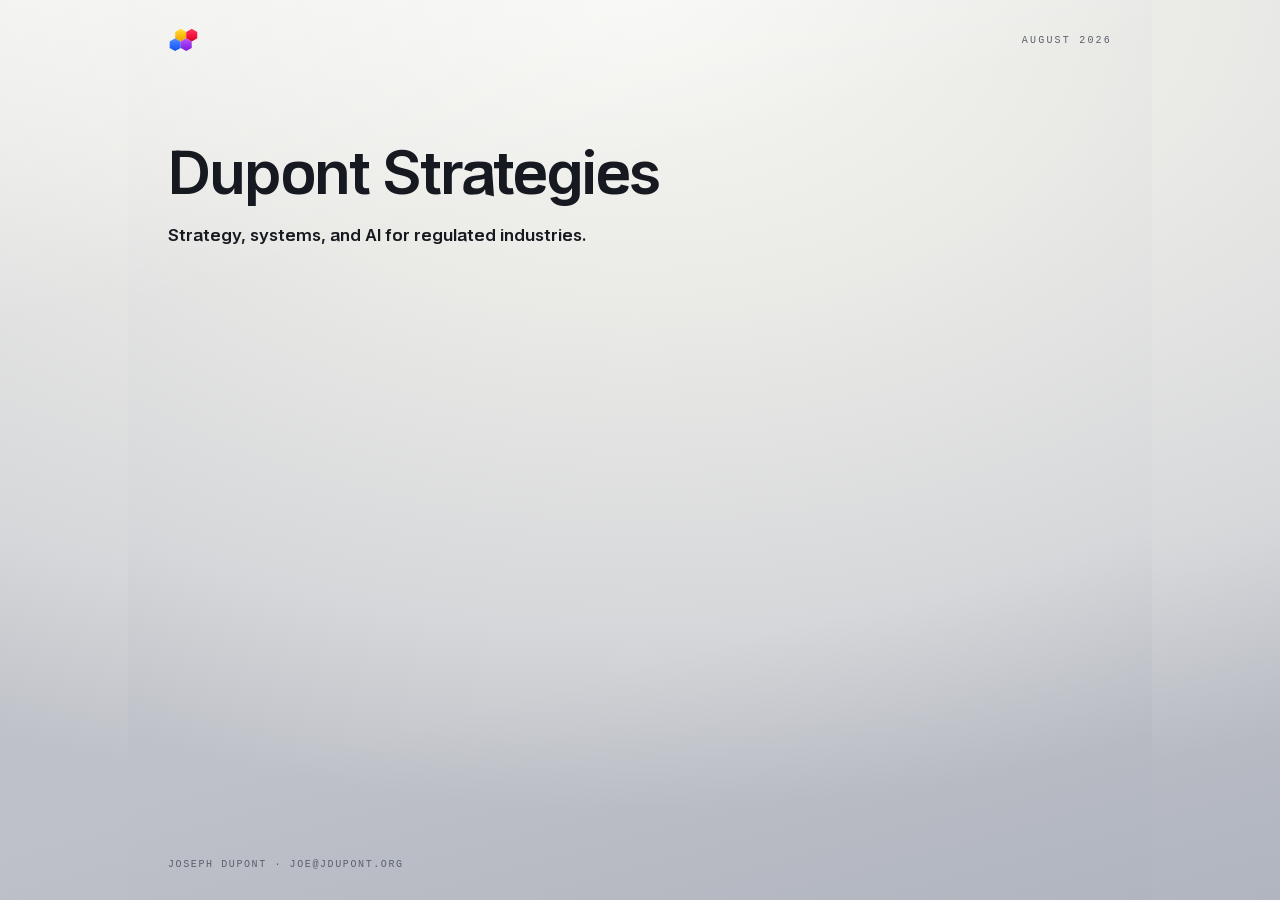
<file: index.html>
<!DOCTYPE html>
<html lang="en">
<head>
  <meta charset="utf-8"/>
  <meta name="viewport" content="width=device-width, initial-scale=1"/>
  <title>Dupont Strategies</title>
  <meta name="robots" content="noindex, nofollow"/>
  <meta name="description" content="Strategy, systems, and AI for regulated industries."/>
  <link rel="icon" type="image/svg+xml" href="/favicon.svg"/>
  <link rel="stylesheet" href="/assets/styles-F9PfRy3r.css"/>
</head>
<body class="metal-wash min-h-dvh font-sans text-ink antialiased">
  <main class="metal-wash relative mx-auto flex min-h-dvh max-w-5xl flex-col px-6 py-7 md:px-10">
    <header class="relative z-10 flex items-center justify-between">
      <img src="/favicon.svg" alt="" class="h-6 w-auto"/>
      <span class="font-mono text-[10px] uppercase tracking-[0.22em] text-muted">August 2026</span>
    </header>
    <section class="relative z-10 mt-16 md:mt-20">
      <h1 class="mt-3 max-w-[16ch] text-balance font-sans text-[clamp(36px,5.4vw,60px)] font-semibold leading-[0.96] tracking-[-0.03em]">Dupont Strategies</h1>
      <p class="mt-5 max-w-[36rem] text-pretty text-[17px] font-semibold leading-relaxed text-ink">Strategy, systems, and AI for regulated industries.</p>
    </section>
    <footer class="relative z-10 mt-auto flex flex-wrap items-center justify-between gap-4 pt-16">
      <p class="font-mono text-[10px] uppercase tracking-[0.16em] text-muted">Joseph DuPont · joe@jdupont.org</p>
    </footer>
  </main>
</body>
</html>
</file>
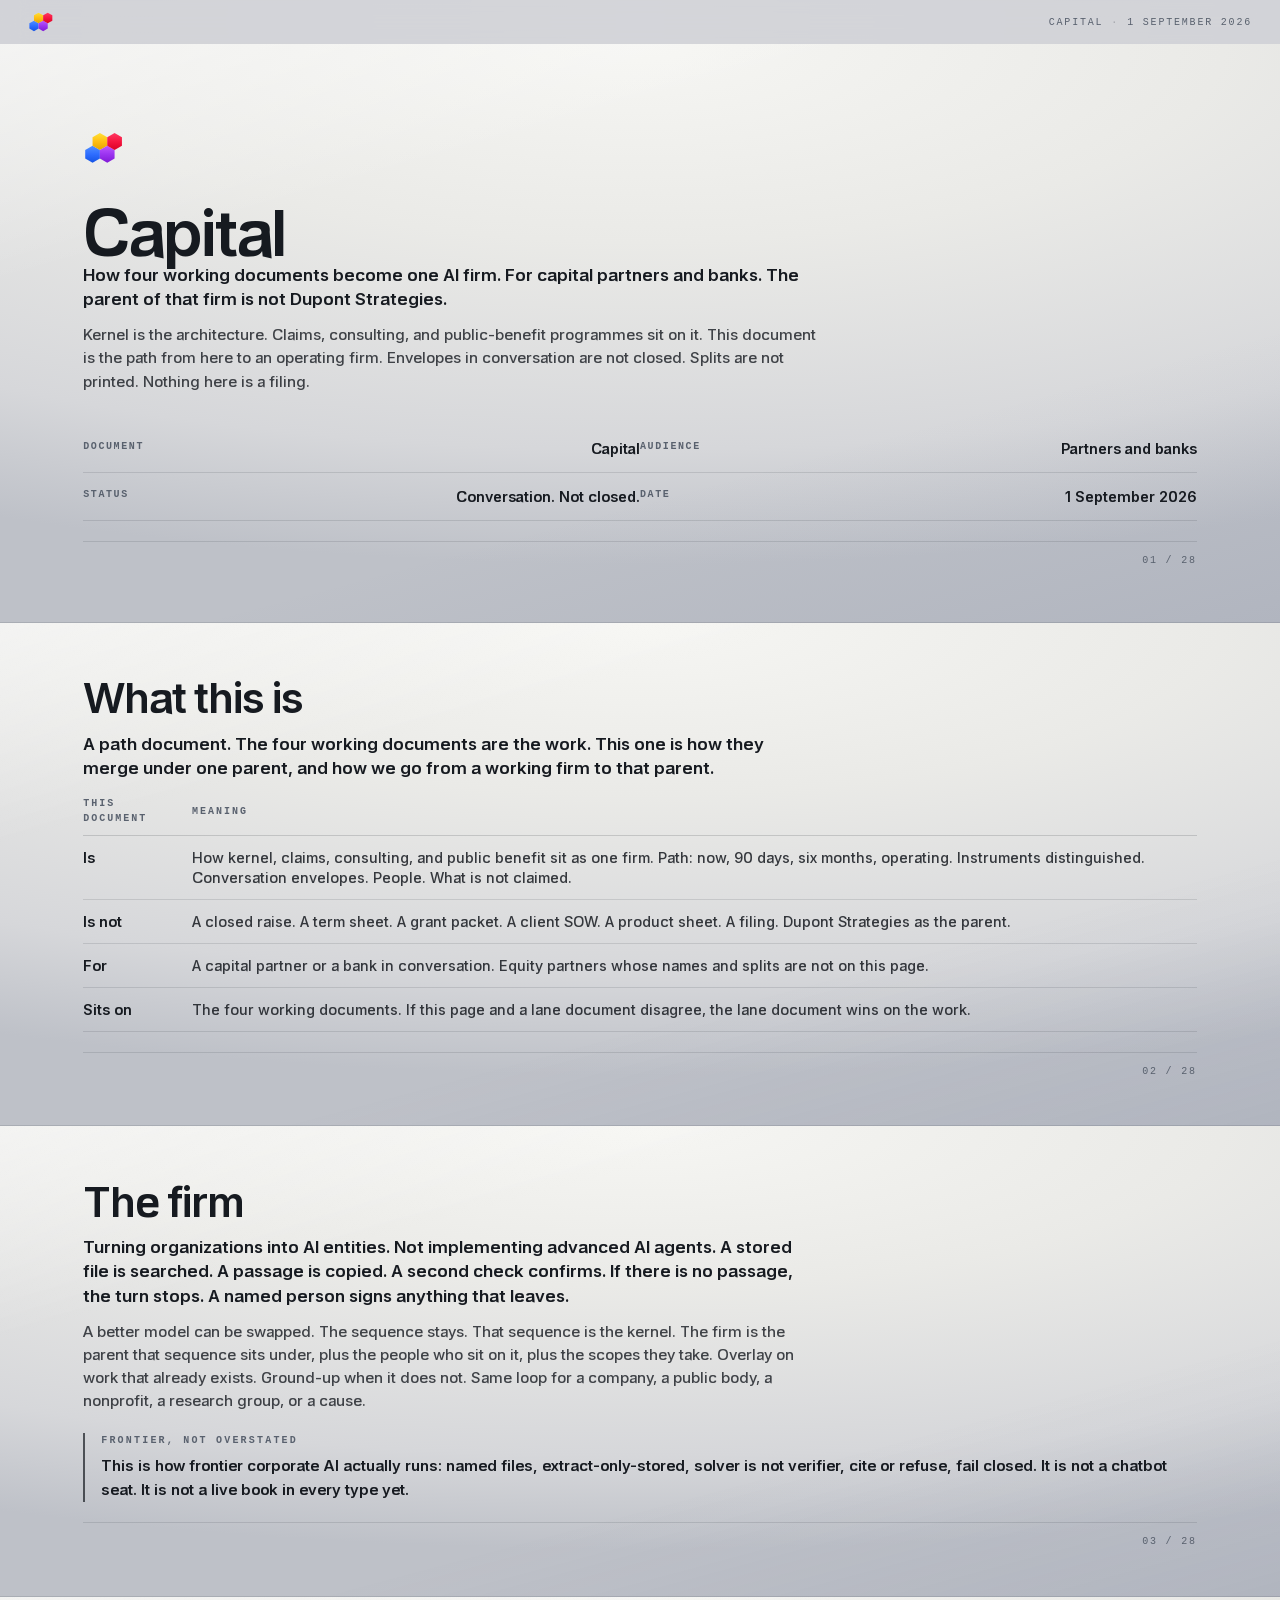
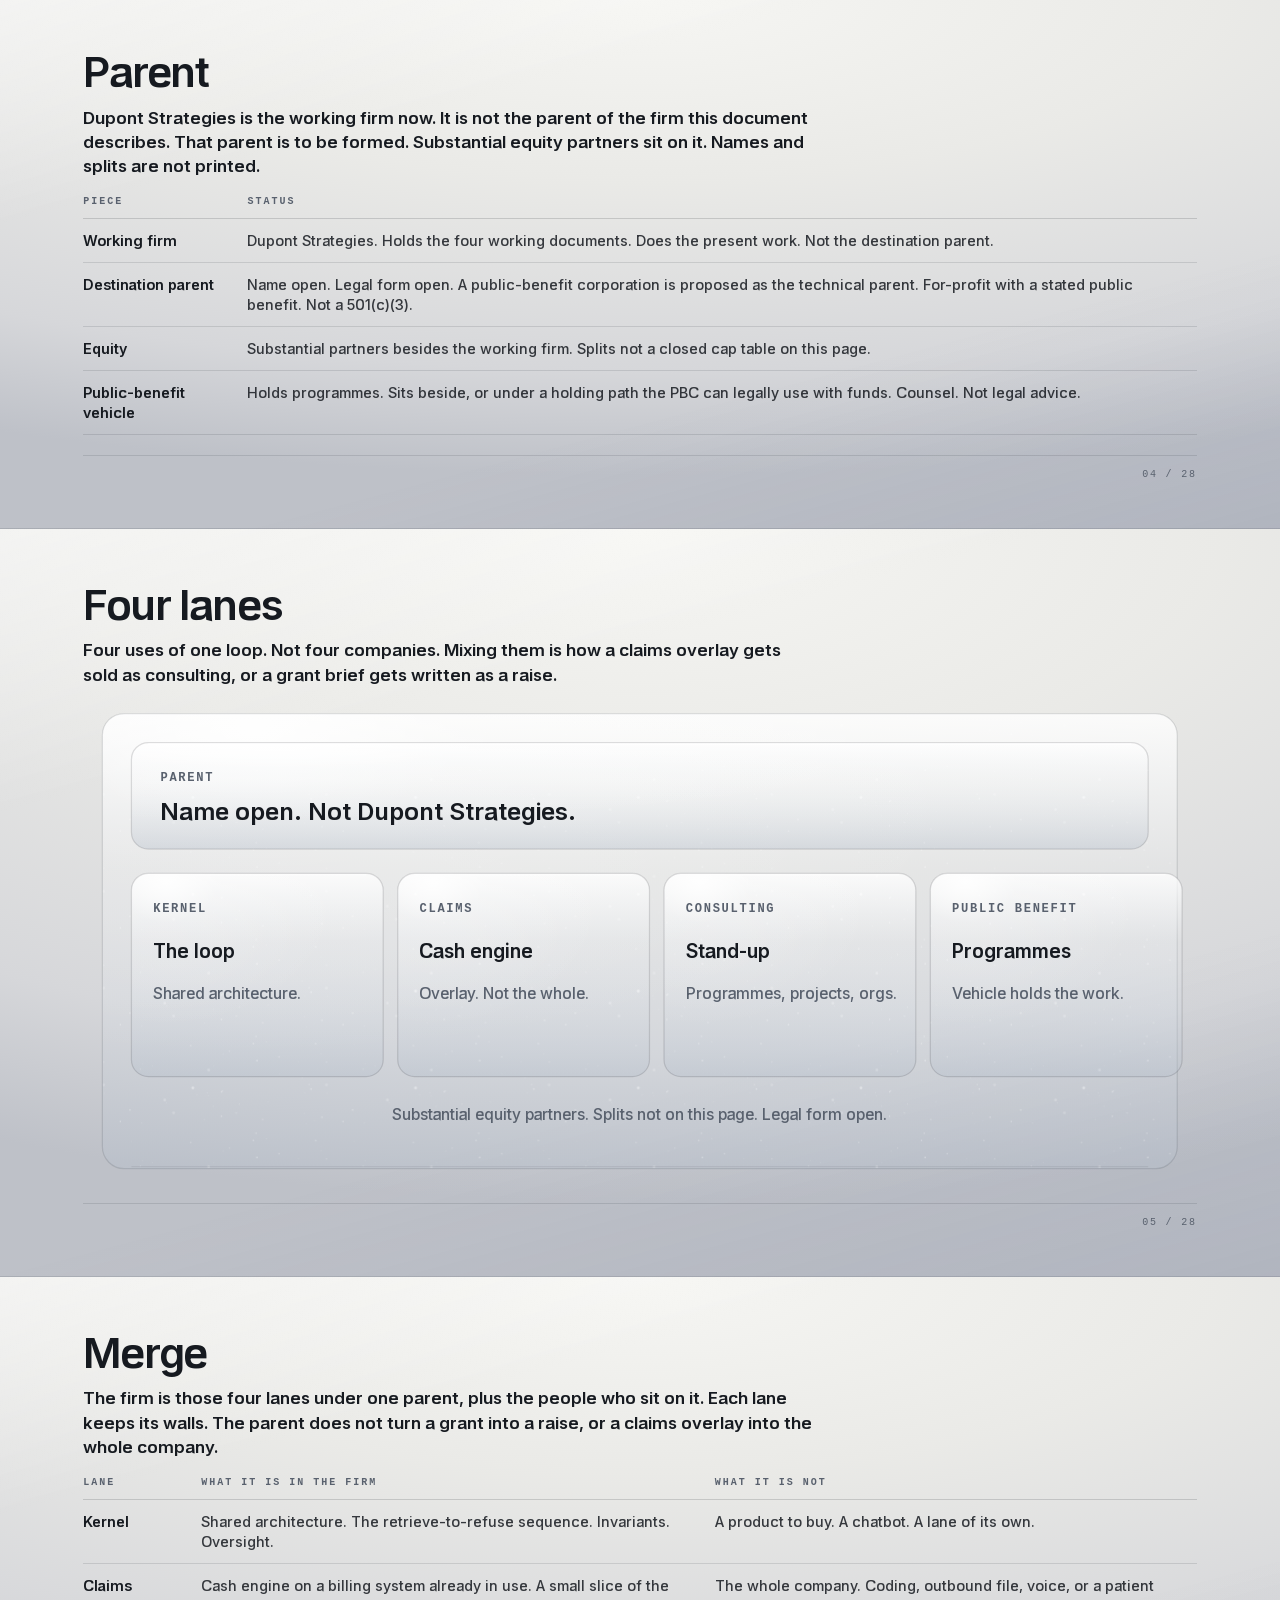
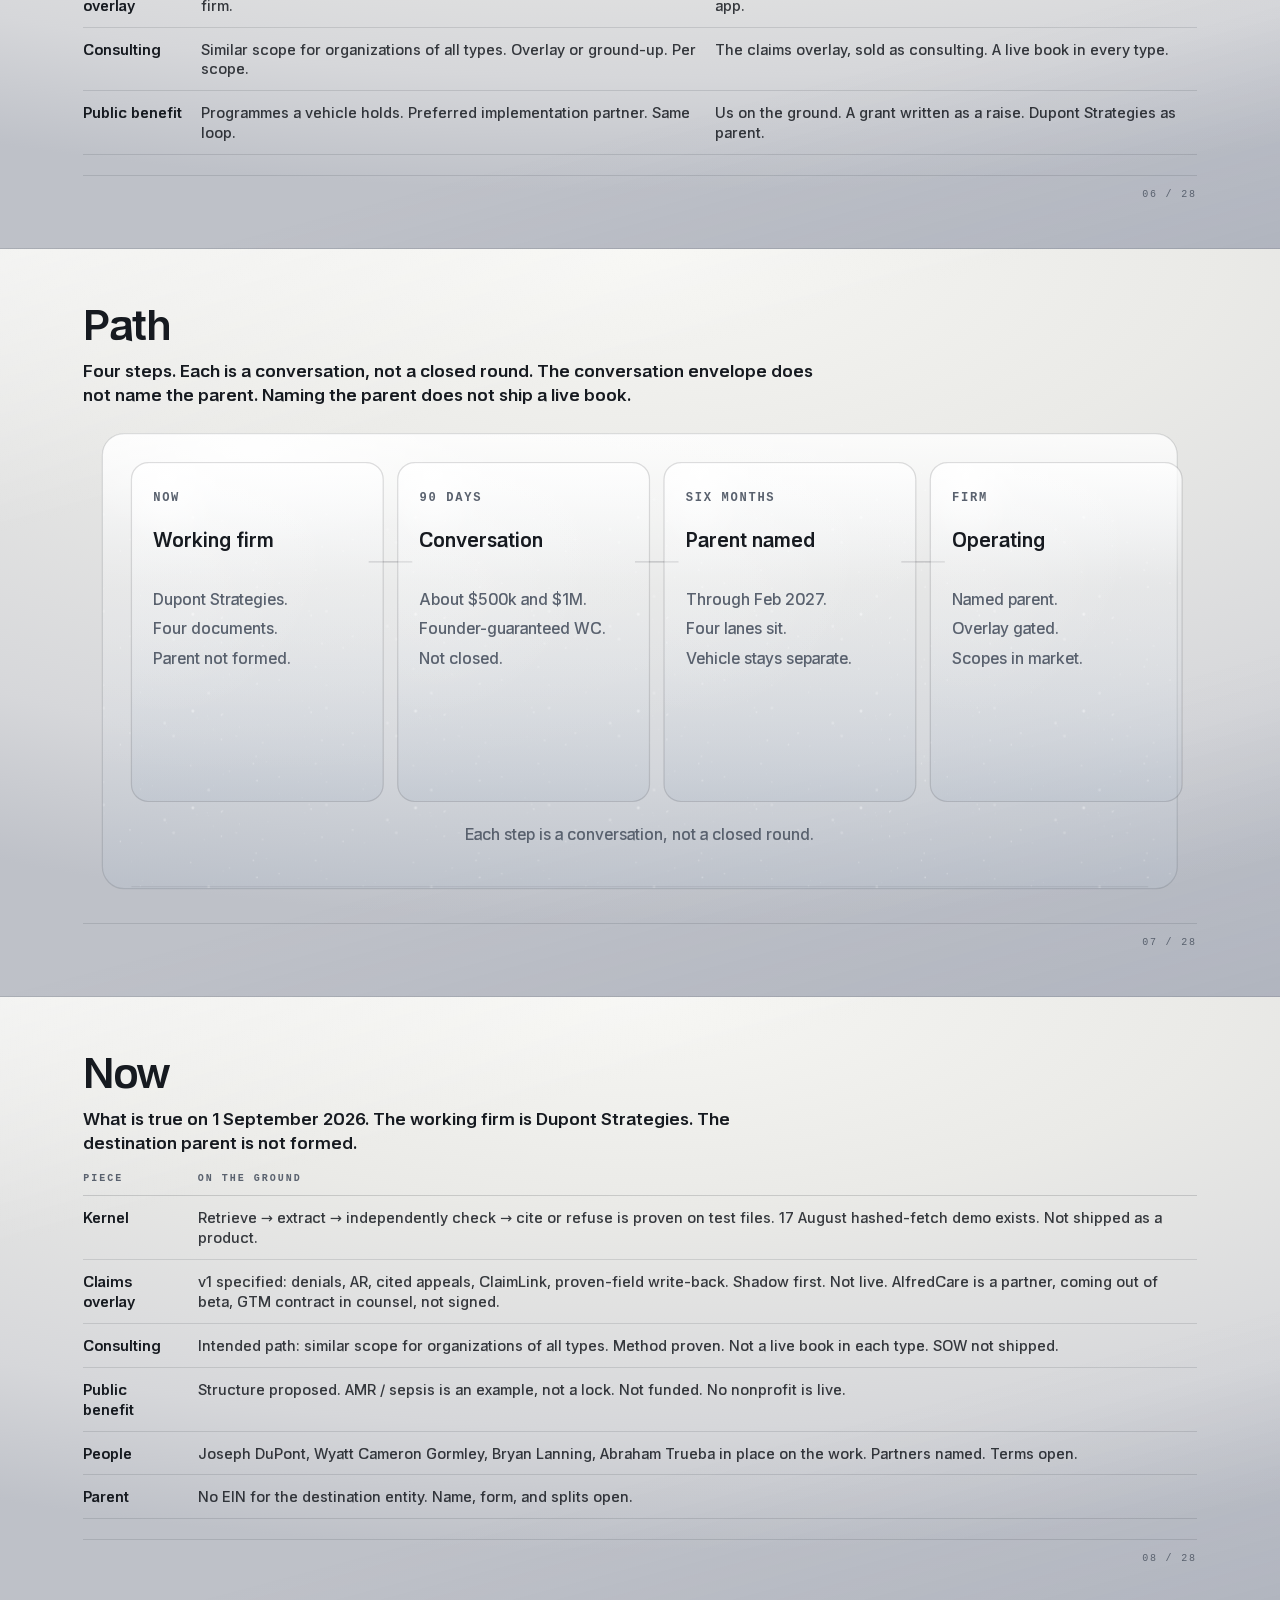
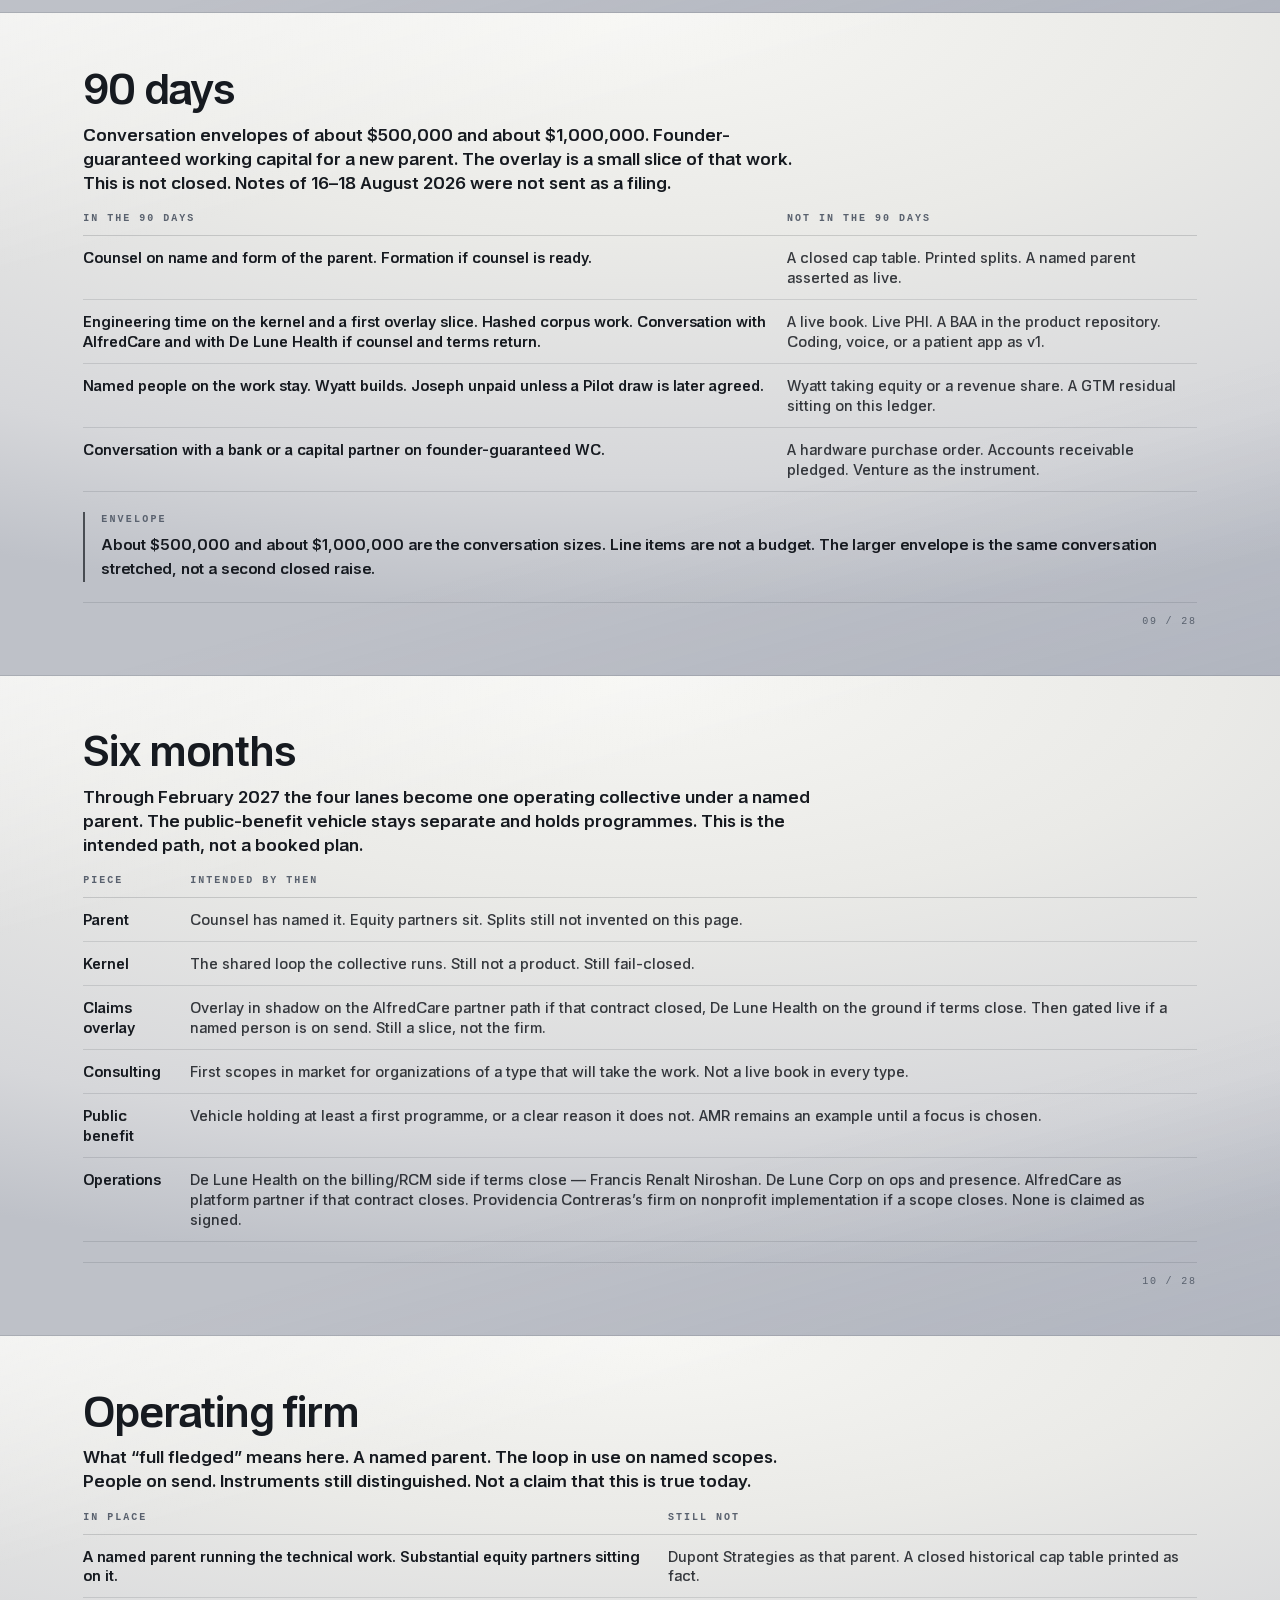
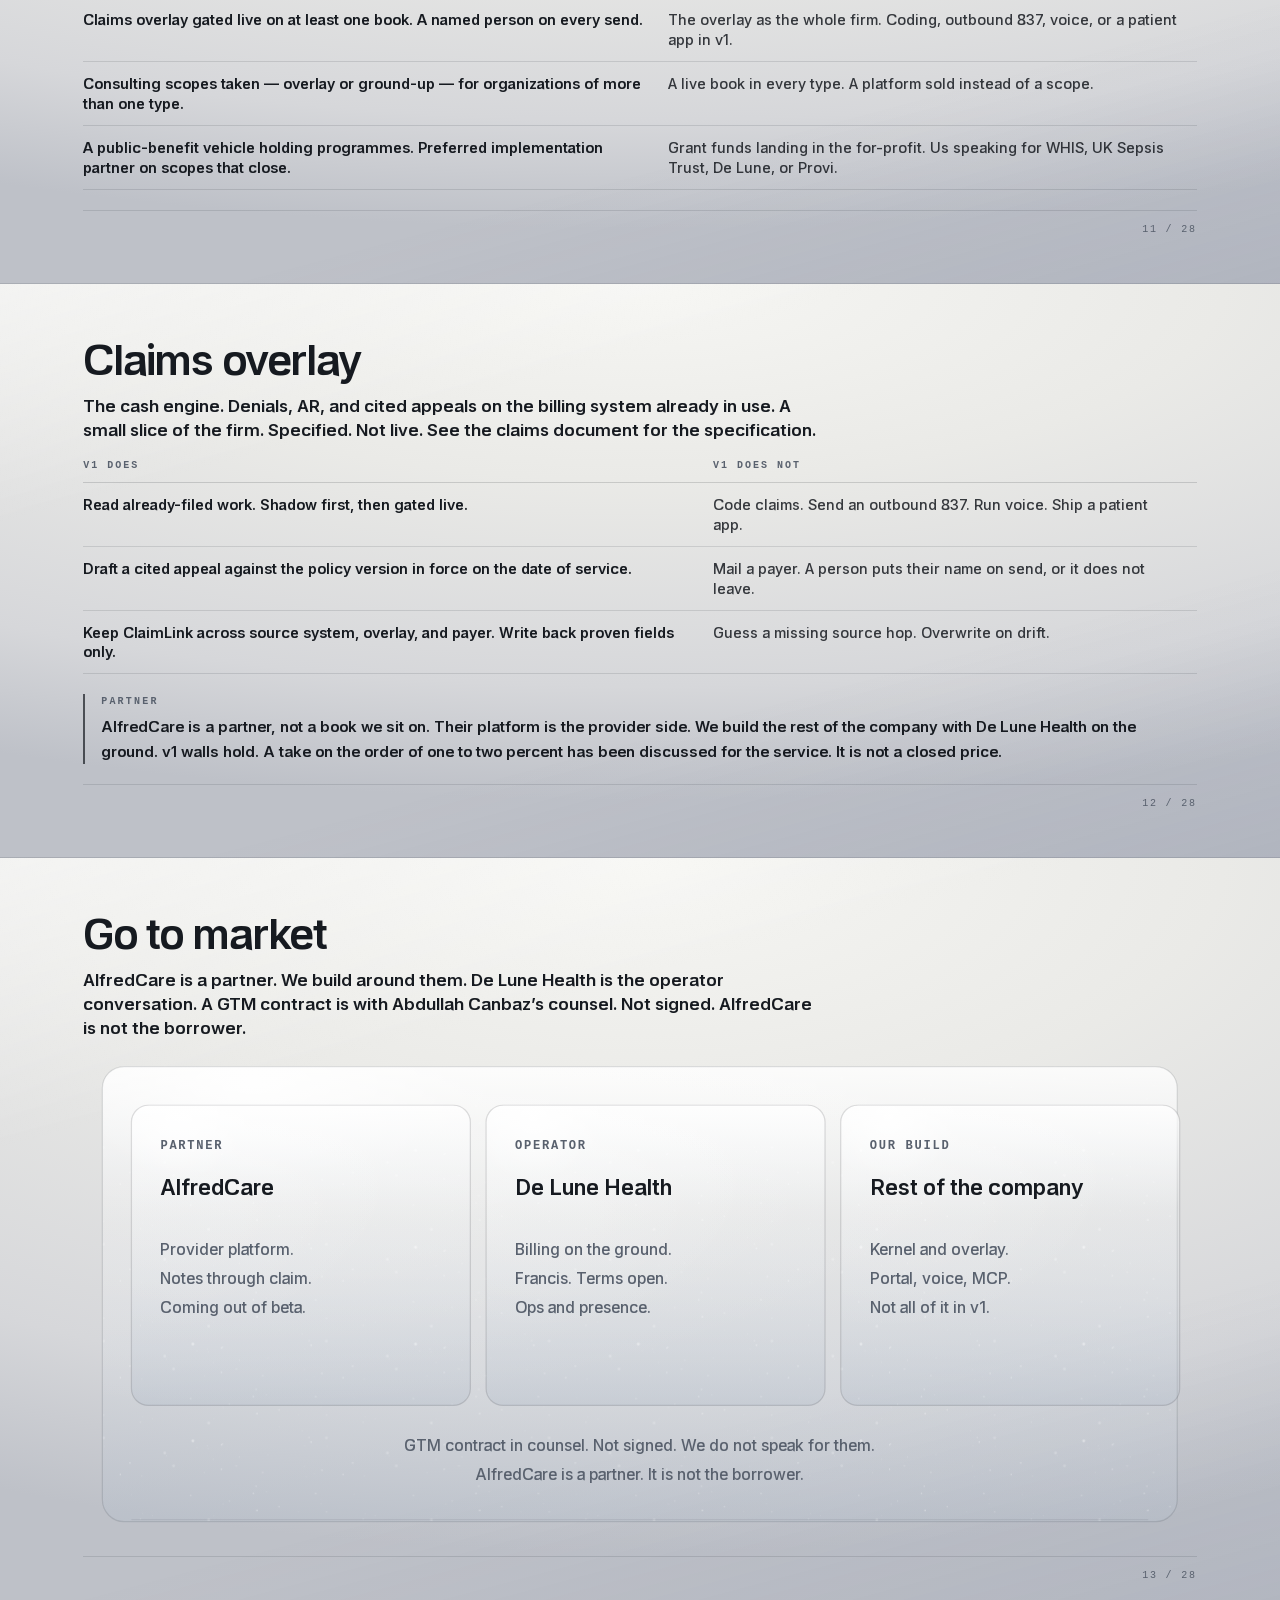
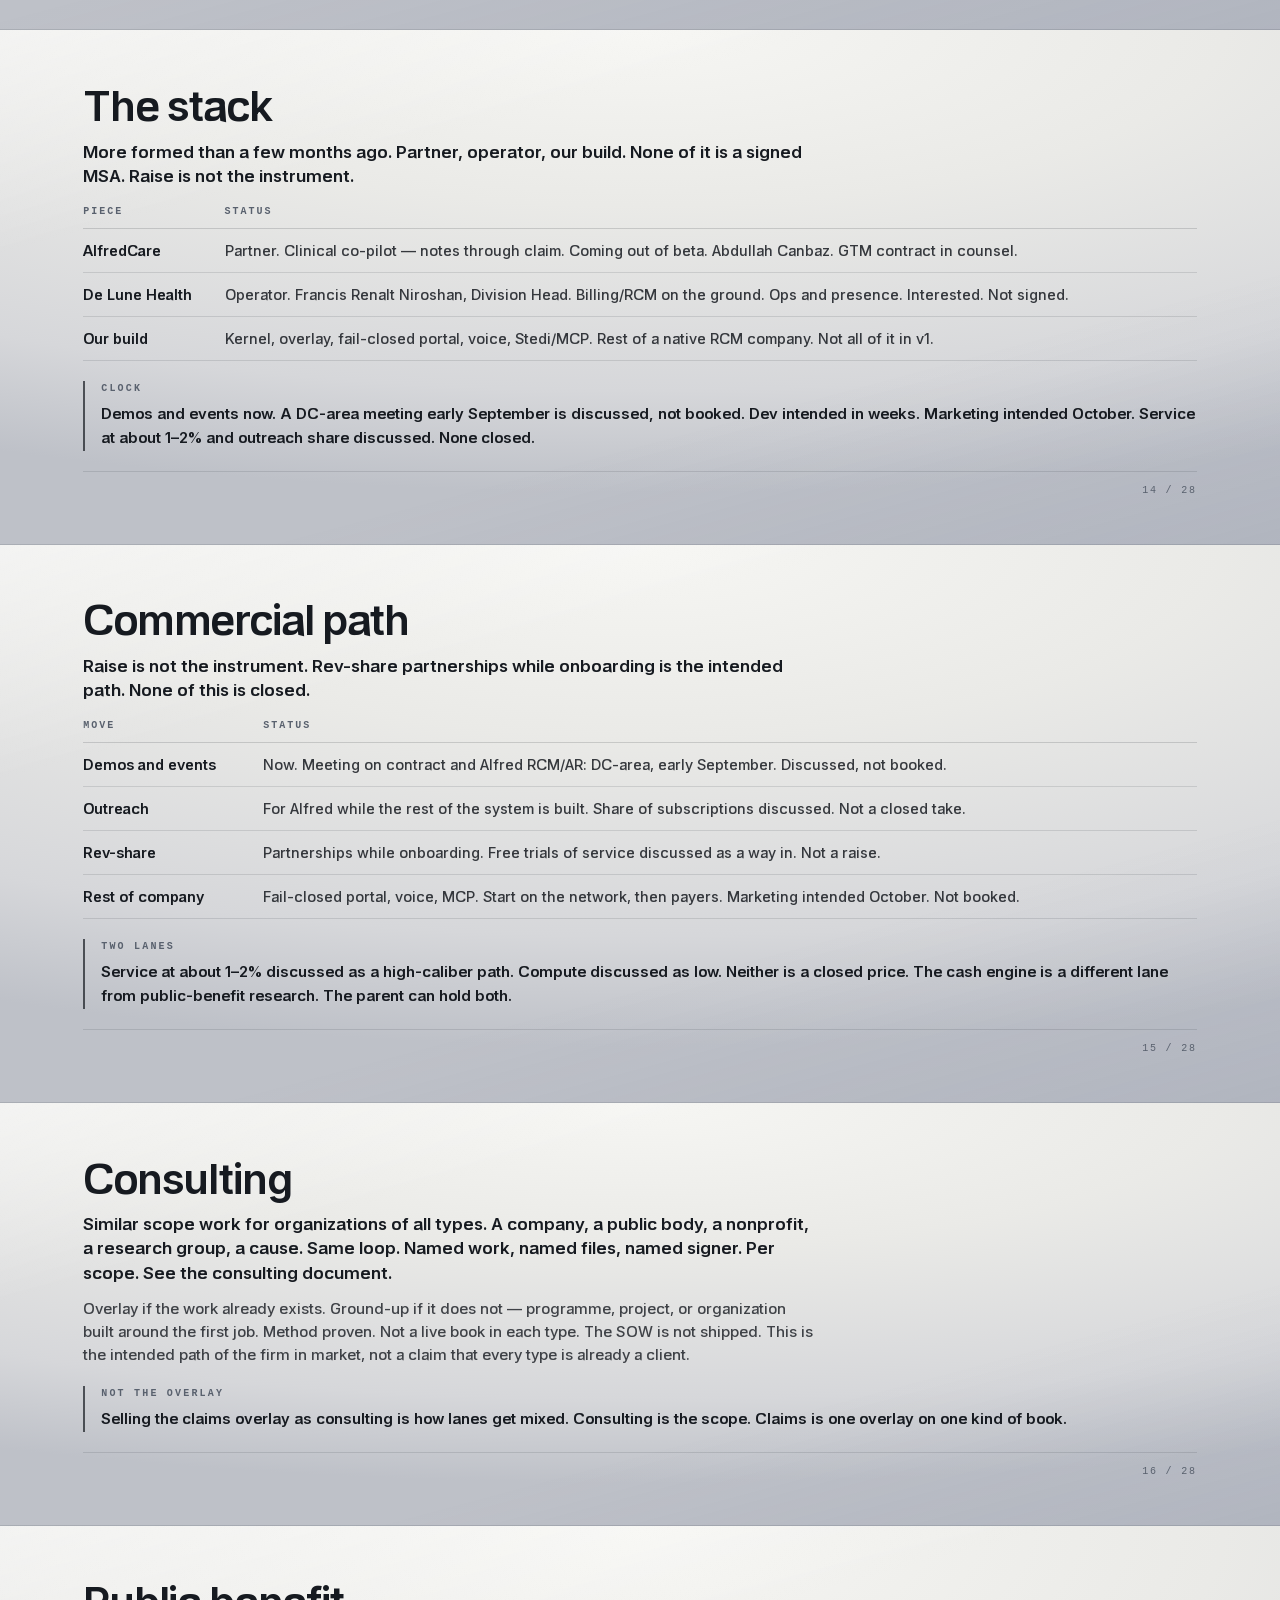
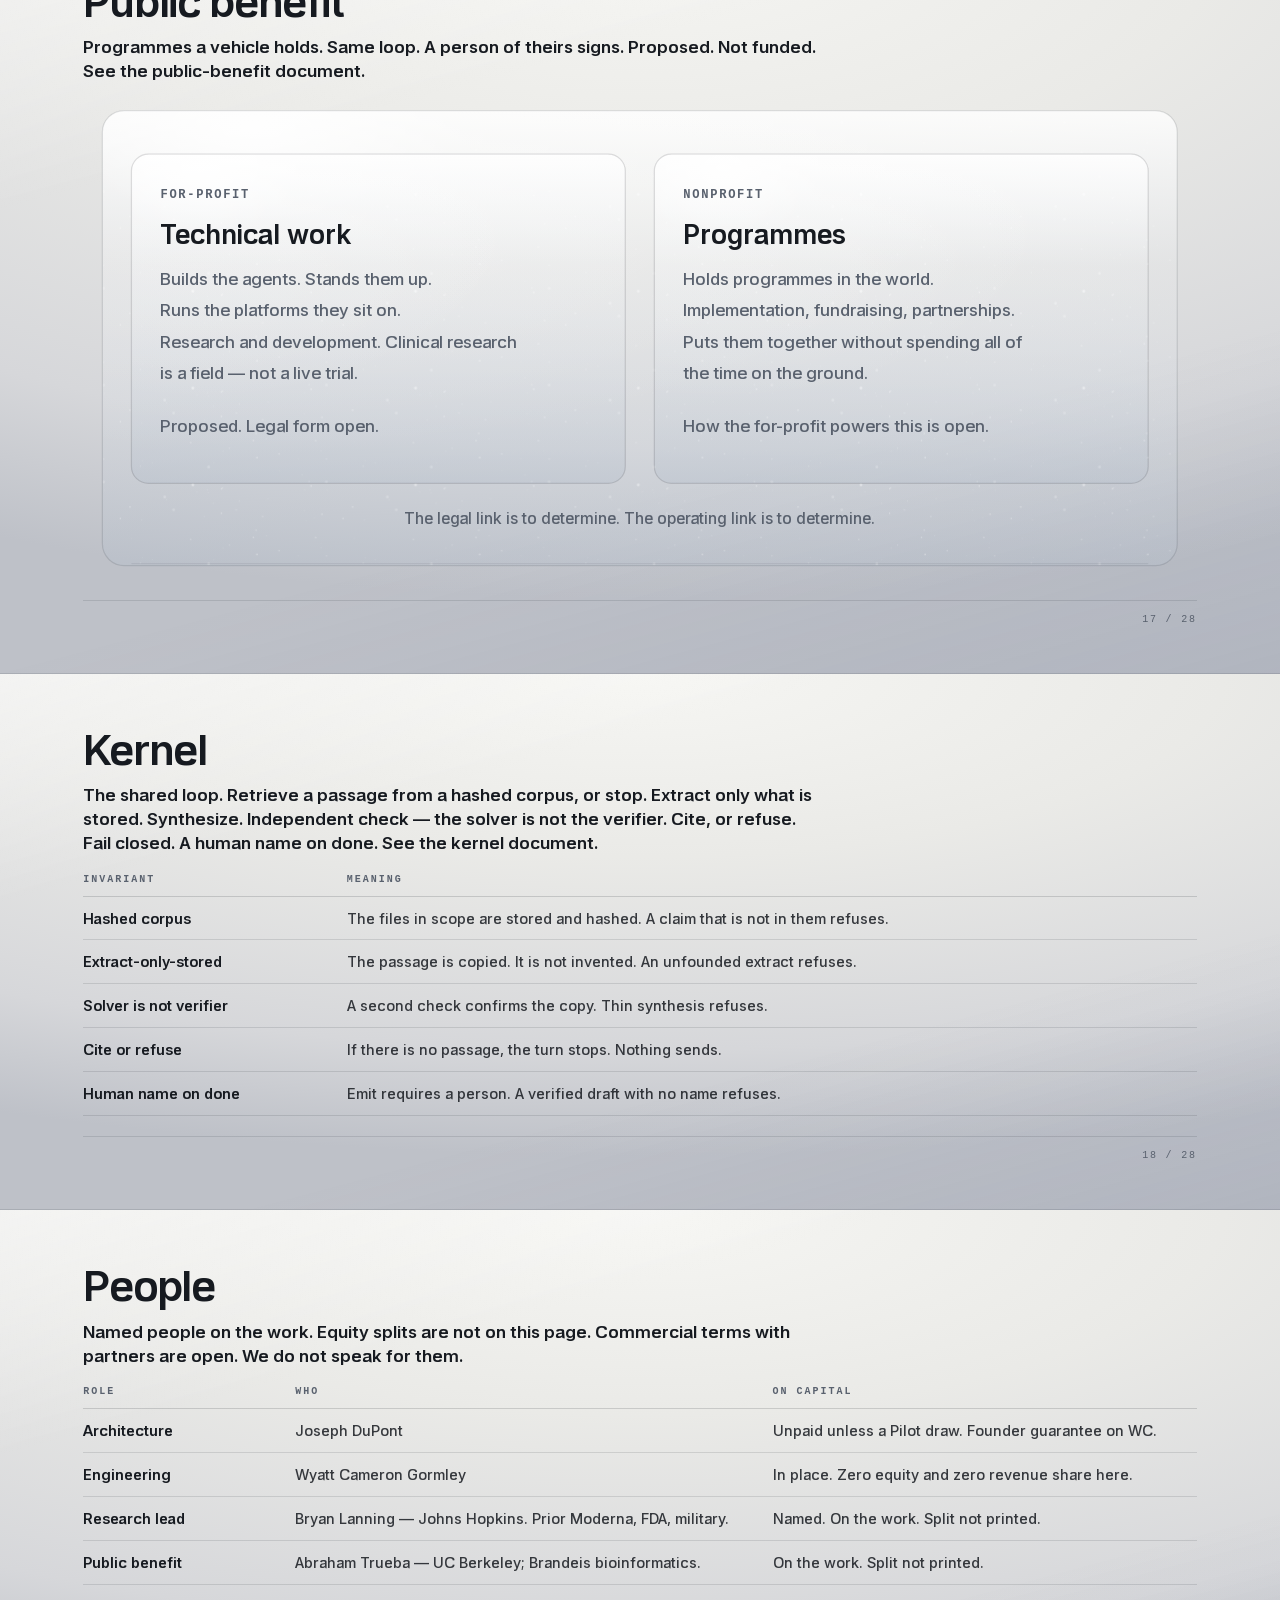
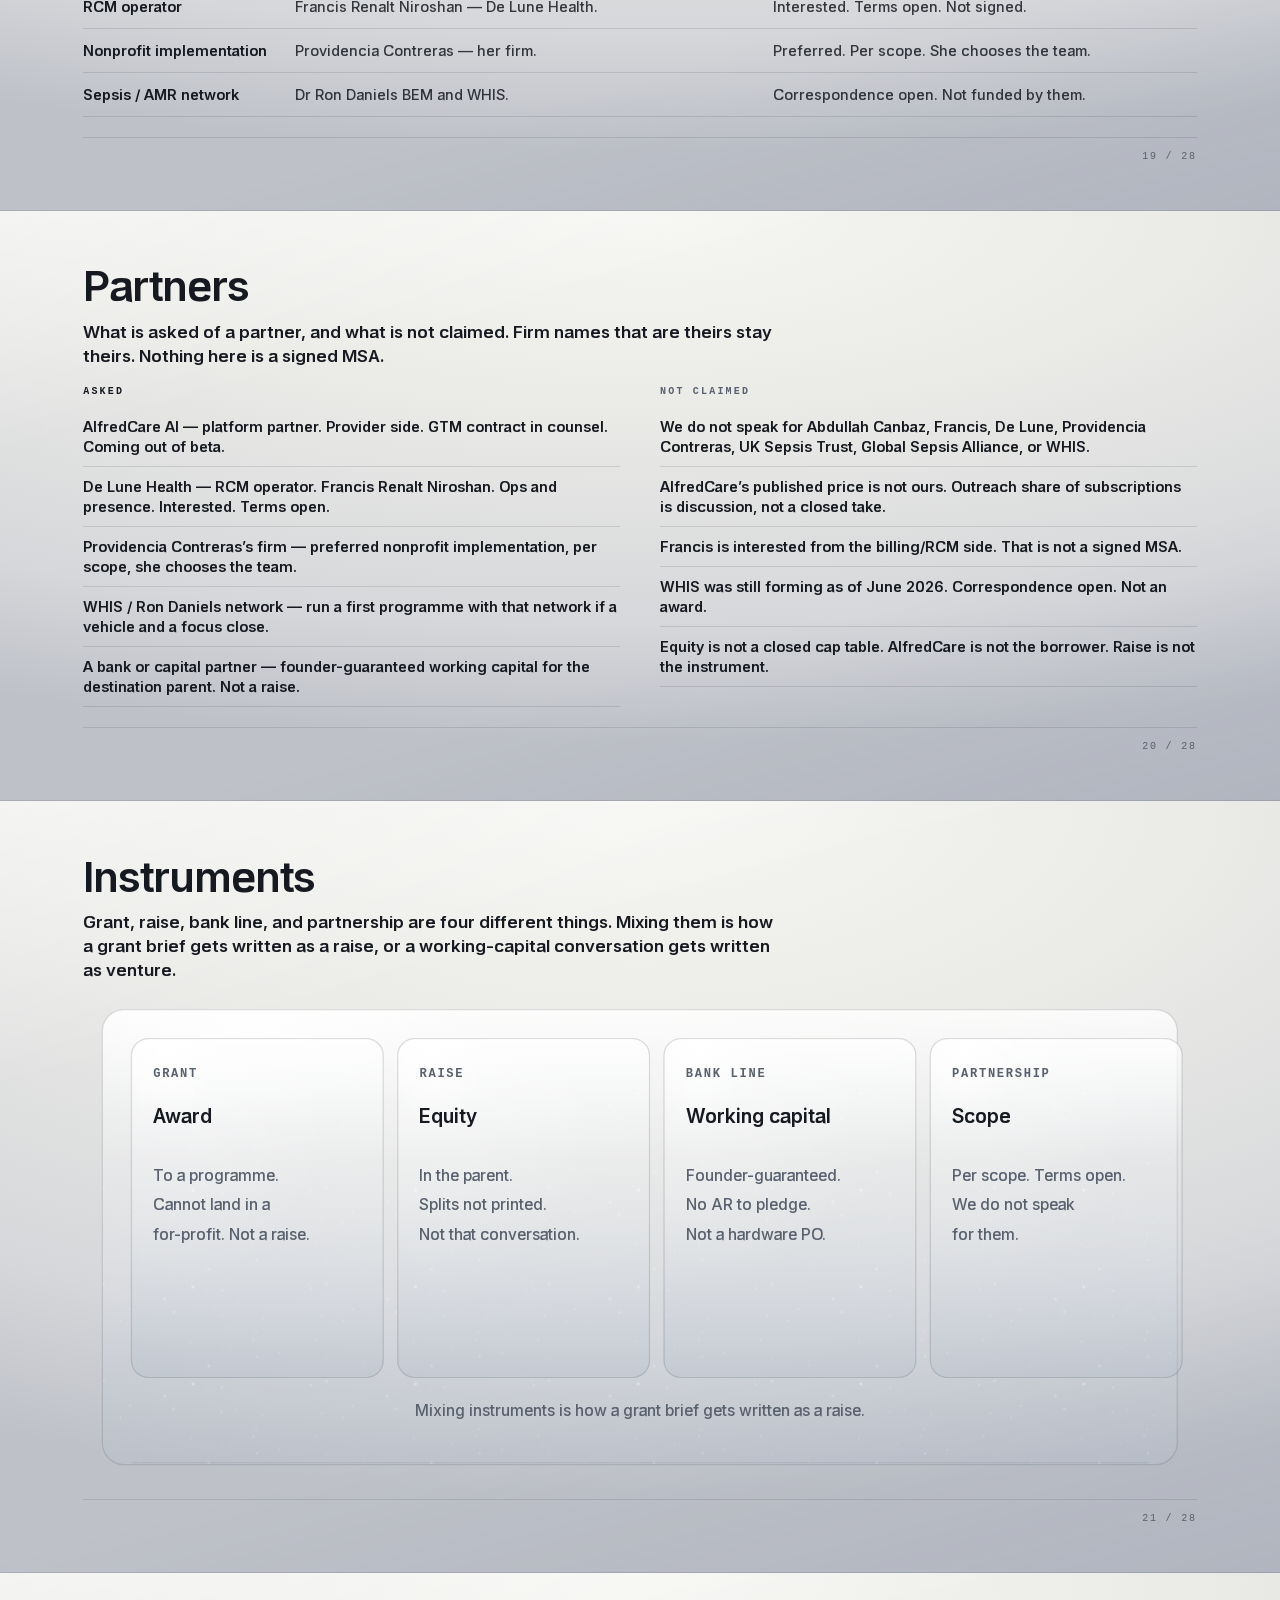
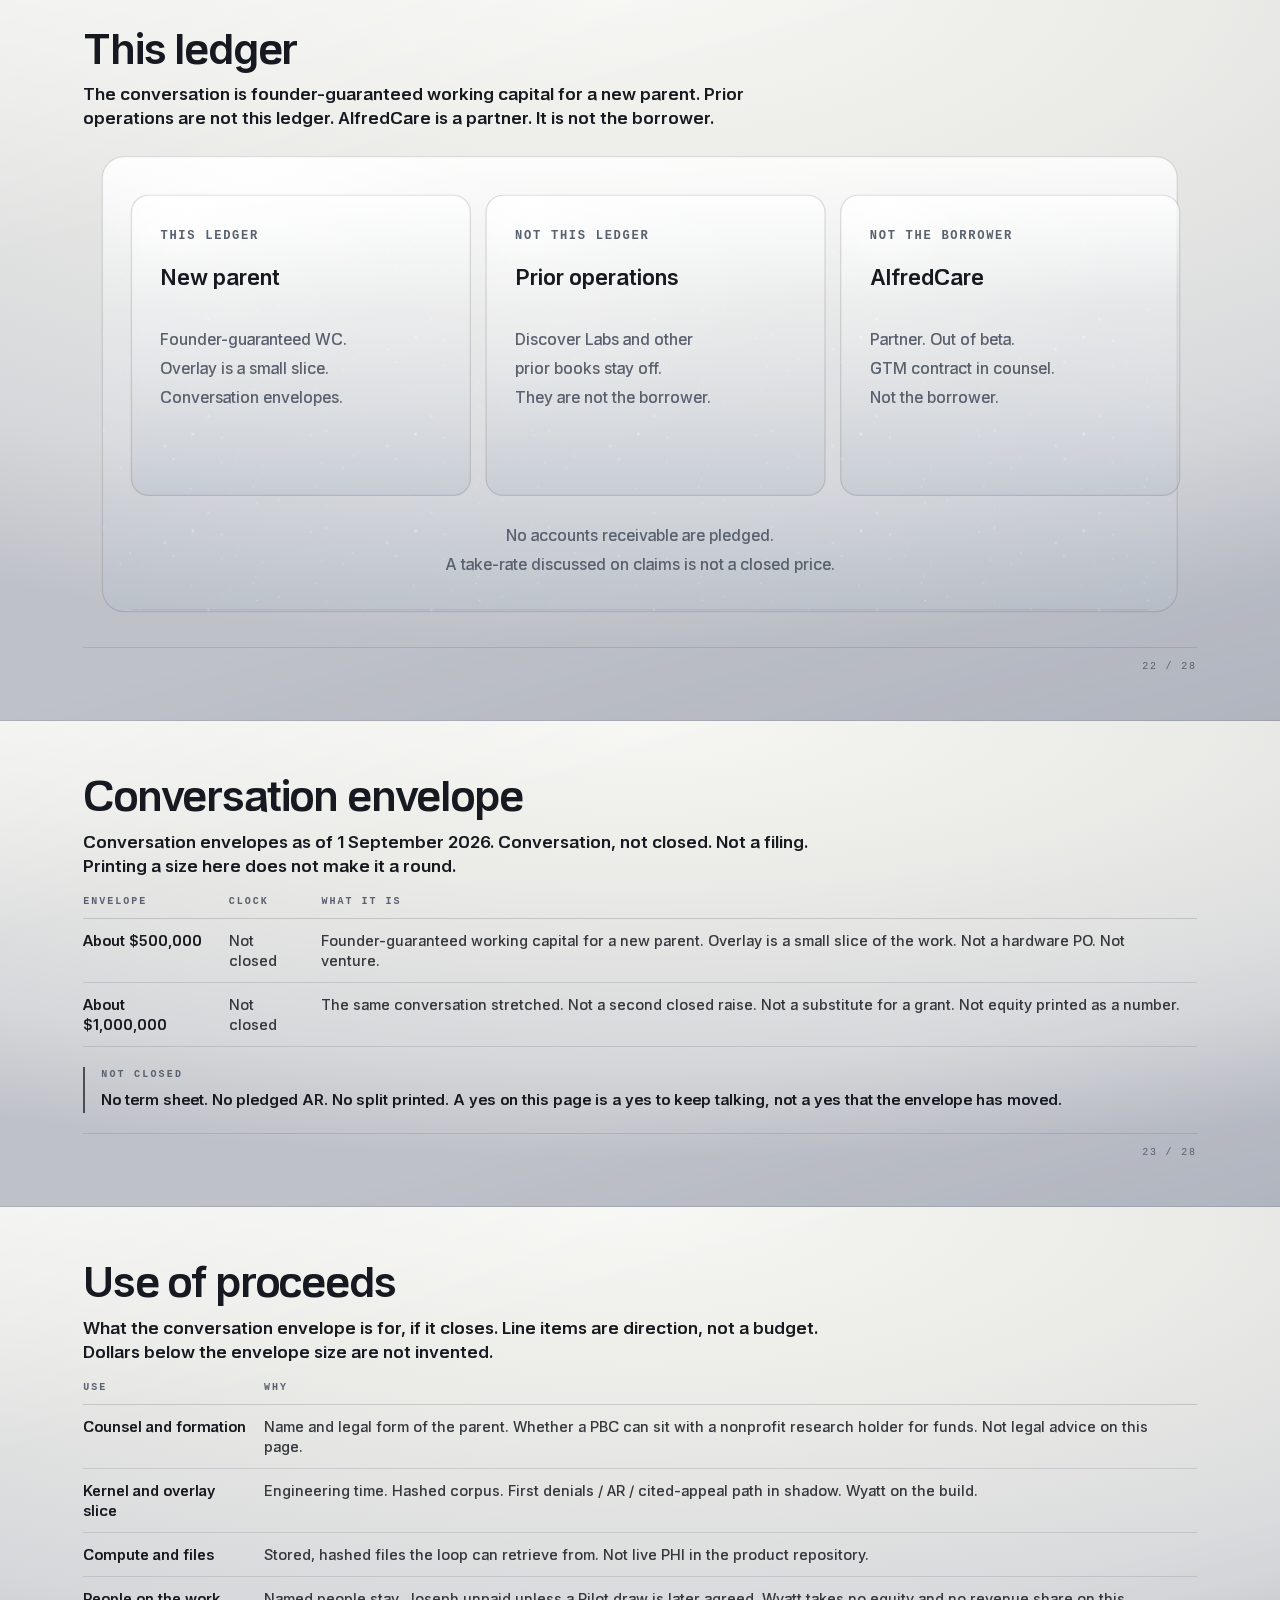
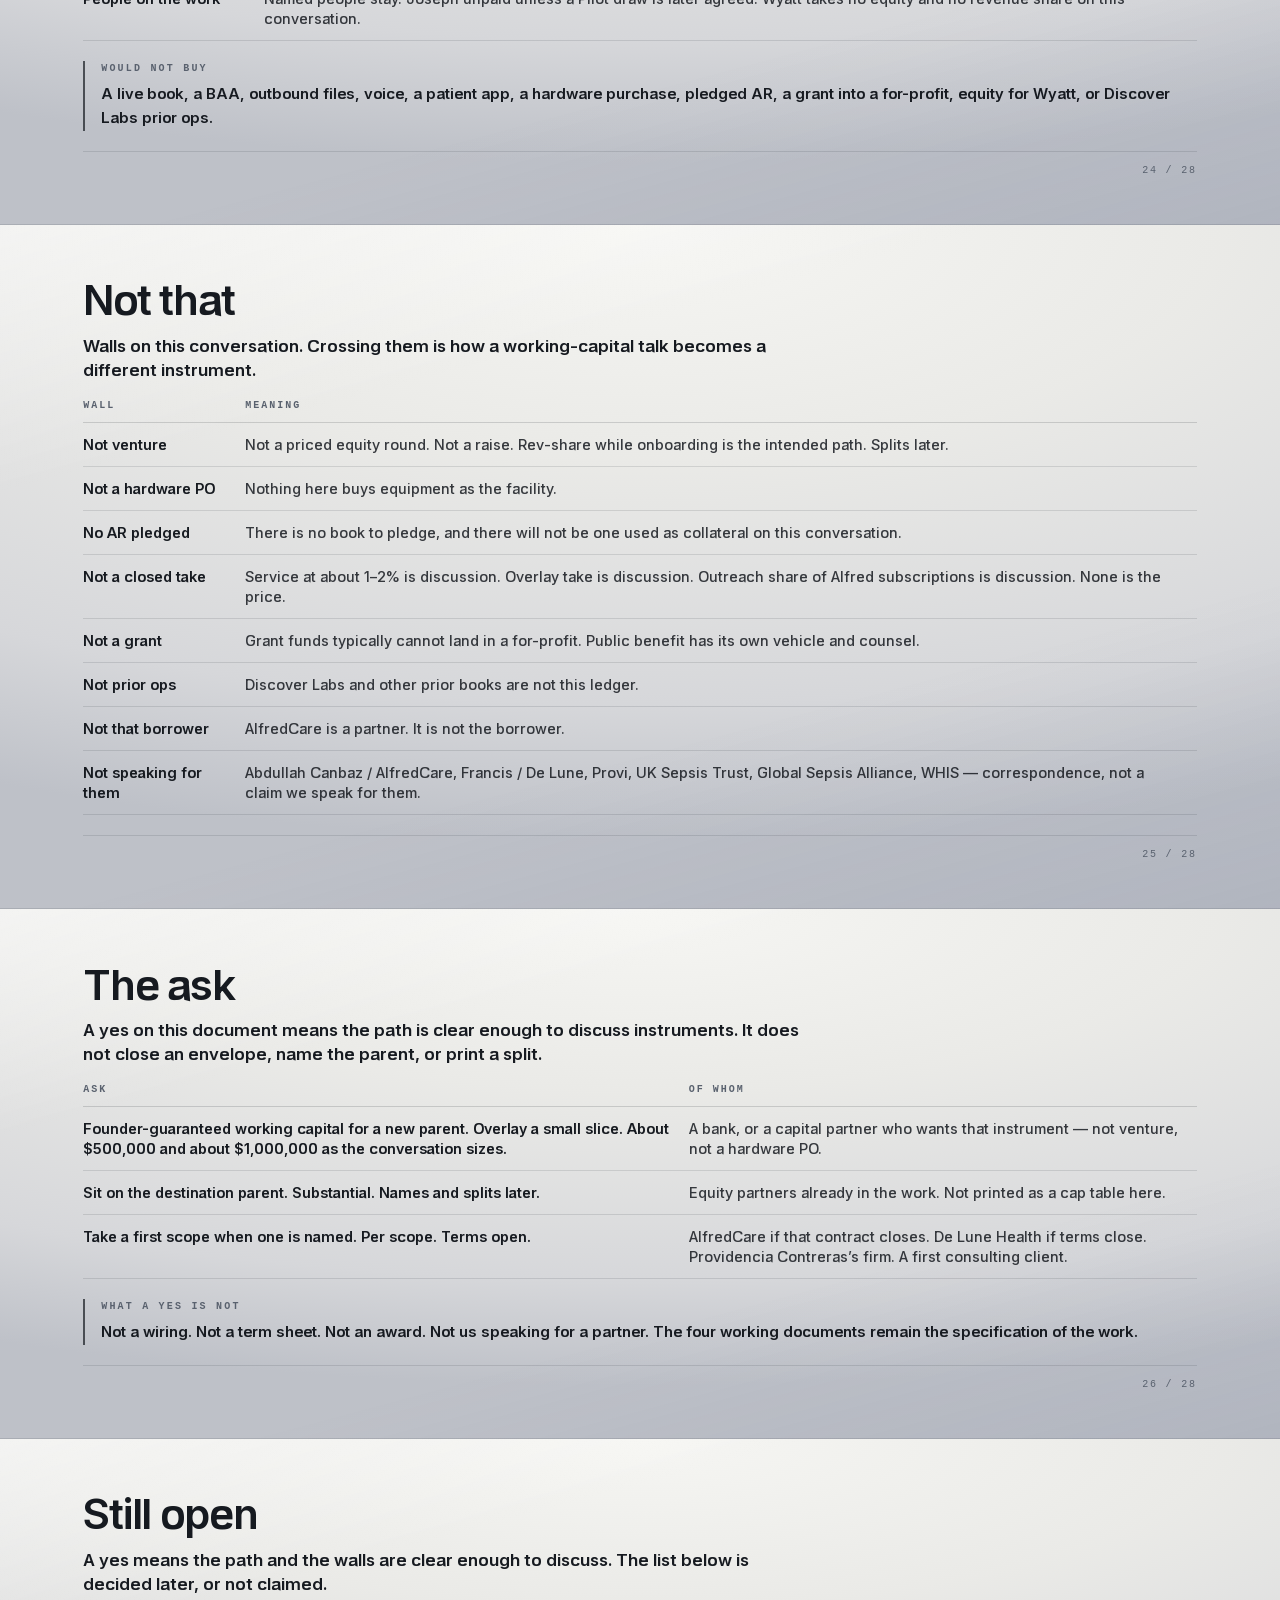
<file: s/capital/index.html>
<!DOCTYPE html><html lang="en"><head><meta name="twitter:card" content="summary_large_image"><meta property="og:title" content="Capital"><meta property="og:description" content="How the four lanes merge into one AI firm. From here to that firm."><meta property="og:url" content="https://jddupont.github.io/s/capital"><meta property="og:image" content="https://jddupont.github.io/og.jpg"><meta charSet="utf-8"/><meta name="viewport" content="width=device-width, initial-scale=1"/><link rel="stylesheet" href="/assets/styles-F9PfRy3r.css" data-precedence="default"/><title>Capital</title><meta name="theme-color" content="#C7C9CF"/><meta name="robots" content="noindex, nofollow"/><meta name="description" content="How the four lanes merge into one AI firm. From here to that firm."/><link rel="icon" type="image/svg+xml" href="/favicon.svg"/></head><body class="metal-wash min-h-dvh font-sans text-ink antialiased"><div class="share-root metal-wash"><header class="no-print sticky top-0 z-20 flex items-center justify-between gap-3 bg-ground/75 px-4 py-3 backdrop-blur-md md:px-7"><span class="flex items-center" aria-hidden="true"><svg xmlns="http://www.w3.org/2000/svg" viewBox="13.8 17.9 36.5 28.3" class="overflow-visible h-5 w-auto" aria-hidden="false" role="img"><defs><linearGradient id="share-mark-bl" x1="0" y1="30.13" x2="0" y2="45.13" gradientUnits="userSpaceOnUse"><stop offset="0" stop-color="#508fff"></stop><stop offset="0.5" stop-color="#2E6DFF"></stop><stop offset="1" stop-color="#1453e5"></stop></linearGradient><linearGradient id="share-mark-tl" x1="0" y1="18.88" x2="0" y2="33.88" gradientUnits="userSpaceOnUse"><stop offset="0" stop-color="#ffe034"></stop><stop offset="0.5" stop-color="#FFBE12"></stop><stop offset="1" stop-color="#e5a400"></stop></linearGradient><linearGradient id="share-mark-br" x1="0" y1="30.13" x2="0" y2="45.13" gradientUnits="userSpaceOnUse"><stop offset="0" stop-color="#bd56ff"></stop><stop offset="0.5" stop-color="#9B34F0"></stop><stop offset="1" stop-color="#811ad6"></stop></linearGradient><linearGradient id="share-mark-tr" x1="0" y1="18.88" x2="0" y2="33.88" gradientUnits="userSpaceOnUse"><stop offset="0" stop-color="#ff3861"></stop><stop offset="0.5" stop-color="#F5163F"></stop><stop offset="1" stop-color="#db0025"></stop></linearGradient></defs><path d="M22.26 30.13L28.75 33.88L28.75 41.38L22.26 45.13L15.76 41.38L15.76 33.88Z" fill="url(#share-mark-bl)"></path><path d="M28.75 18.88L35.25 22.63L35.25 30.13L28.75 33.88L22.26 30.13L22.26 22.63Z" fill="url(#share-mark-tl)"></path><path d="M35.25 30.13L41.74 33.88L41.74 41.38L35.25 45.13L28.75 41.38L28.75 33.88Z" fill="url(#share-mark-br)"></path><path d="M41.74 18.88L48.24 22.63L48.24 30.13L41.74 33.88L35.25 30.13L35.25 22.63Z" fill="url(#share-mark-tr)"></path></svg></span><p class="font-mono text-[10px] uppercase tracking-[0.18em] text-muted">Capital<span class="mx-2 text-ink/25">·</span>1 September 2026</p></header><section class="share-page relative"><article class="relative flex h-full w-full flex-col overflow-x-hidden overflow-y-auto metal-wash text-ink px-[6.5%] pb-[4.2%] pt-[5%]"><div class="relative z-10 flex min-h-0 flex-1 flex-col"><div class="flex h-full flex-col pt-6"><svg xmlns="http://www.w3.org/2000/svg" viewBox="13.8 17.9 36.5 28.3" class="overflow-visible mb-8 h-8 w-auto self-start" aria-hidden="false" role="img"><defs><linearGradient id="capital-cover-bl" x1="0" y1="30.13" x2="0" y2="45.13" gradientUnits="userSpaceOnUse"><stop offset="0" stop-color="#508fff"></stop><stop offset="0.5" stop-color="#2E6DFF"></stop><stop offset="1" stop-color="#1453e5"></stop></linearGradient><linearGradient id="capital-cover-tl" x1="0" y1="18.88" x2="0" y2="33.88" gradientUnits="userSpaceOnUse"><stop offset="0" stop-color="#ffe034"></stop><stop offset="0.5" stop-color="#FFBE12"></stop><stop offset="1" stop-color="#e5a400"></stop></linearGradient><linearGradient id="capital-cover-br" x1="0" y1="30.13" x2="0" y2="45.13" gradientUnits="userSpaceOnUse"><stop offset="0" stop-color="#bd56ff"></stop><stop offset="0.5" stop-color="#9B34F0"></stop><stop offset="1" stop-color="#811ad6"></stop></linearGradient><linearGradient id="capital-cover-tr" x1="0" y1="18.88" x2="0" y2="33.88" gradientUnits="userSpaceOnUse"><stop offset="0" stop-color="#ff3861"></stop><stop offset="0.5" stop-color="#F5163F"></stop><stop offset="1" stop-color="#db0025"></stop></linearGradient></defs><path d="M22.26 30.13L28.75 33.88L28.75 41.38L22.26 45.13L15.76 41.38L15.76 33.88Z" fill="url(#capital-cover-bl)"></path><path d="M28.75 18.88L35.25 22.63L35.25 30.13L28.75 33.88L22.26 30.13L22.26 22.63Z" fill="url(#capital-cover-tl)"></path><path d="M35.25 30.13L41.74 33.88L41.74 41.38L35.25 45.13L28.75 41.38L28.75 33.88Z" fill="url(#capital-cover-br)"></path><path d="M41.74 18.88L48.24 22.63L48.24 30.13L41.74 33.88L35.25 30.13L35.25 22.63Z" fill="url(#capital-cover-tr)"></path></svg><h1 class="mt-2 max-w-[16ch] text-balance font-sans text-[clamp(36px,5.2vw,64px)] font-semibold leading-[0.92] tracking-[-0.03em] text-ink">Capital</h1><p class="max-w-[46rem] text-pretty text-[17px] font-semibold leading-[1.42] text-ink">How four working documents become one AI firm. For capital partners and banks. The parent of that firm is not Dupont Strategies.</p><p class="mt-3 max-w-[46rem] text-pretty text-[15px] font-medium leading-[1.55] text-ink/80">Kernel is the architecture. Claims, consulting, and public-benefit programmes sit on it. This document is the path from here to an operating firm. Envelopes in conversation are not closed. Splits are not printed. Nothing here is a filing.</p><dl class="mt-8 grid w-full grid-cols-1 sm:grid-cols-2 print:grid-cols-2"><div class="glass-row flex justify-between gap-4 py-3.5"><dt class="shrink-0 font-mono text-[10px] font-semibold uppercase tracking-[0.16em] text-muted">Document</dt><dd class="text-right text-[14.5px] font-semibold leading-snug text-ink">Capital</dd></div><div class="glass-row flex justify-between gap-4 py-3.5"><dt class="shrink-0 font-mono text-[10px] font-semibold uppercase tracking-[0.16em] text-muted">Audience</dt><dd class="text-right text-[14.5px] font-semibold leading-snug text-ink">Partners and banks</dd></div><div class="glass-row flex justify-between gap-4 py-3.5"><dt class="shrink-0 font-mono text-[10px] font-semibold uppercase tracking-[0.16em] text-muted">Status</dt><dd class="text-right text-[14.5px] font-semibold leading-snug text-ink">Conversation. Not closed.</dd></div><div class="glass-row flex justify-between gap-4 py-3.5"><dt class="shrink-0 font-mono text-[10px] font-semibold uppercase tracking-[0.16em] text-muted">Date</dt><dd class="text-right text-[14.5px] font-semibold leading-snug text-ink">1 September 2026</dd></div></dl></div></div><footer class="relative z-10 mt-5 flex items-baseline justify-end pt-3 shadow-[inset_0_1px_0_rgba(22,26,32,0.12)]"><span class="font-mono text-[10px] uppercase tracking-[0.18em] text-muted">01<!-- --> / <!-- -->28</span></footer></article></section><section class="share-page relative"><article class="relative flex h-full w-full flex-col overflow-x-hidden overflow-y-auto metal-wash text-ink px-[6.5%] pb-[3.6%] pt-[4.2%]"><div class="relative z-10 flex min-h-0 flex-1 flex-col"><div class="mb-3"><h2 class="max-w-[28ch] text-balance font-sans text-[clamp(28px,3.4vw,42px)] font-semibold leading-[1.04] tracking-[-0.028em] text-ink">What this is</h2></div><p class="max-w-[46rem] text-pretty text-[17px] font-semibold leading-[1.42] text-ink">A path document. The four working documents are the work. This one is how they merge under one parent, and how we go from a working firm to that parent.</p><div class="mt-4 hidden md:block print:block"><table class="w-full border-collapse text-left"><thead><tr class="shadow-[inset_0_-1px_0_rgba(22,26,32,0.16)]"><th class="pb-2.5 pr-4 font-mono text-[10px] font-semibold uppercase tracking-[0.2em] text-muted">This document</th><th class="pb-2.5 pr-4 font-mono text-[10px] font-semibold uppercase tracking-[0.2em] text-muted">Meaning</th></tr></thead><tbody><tr class="glass-row align-top"><td class="py-3 pr-4 text-[14.5px] leading-snug text-ink font-semibold">Is</td><td class="py-3 pr-4 text-[14.5px] leading-snug font-medium text-ink/85">How kernel, claims, consulting, and public benefit sit as one firm. Path: now, 90 days, six months, operating. Instruments distinguished. Conversation envelopes. People. What is not claimed.</td></tr><tr class="glass-row align-top"><td class="py-3 pr-4 text-[14.5px] leading-snug text-ink font-semibold">Is not</td><td class="py-3 pr-4 text-[14.5px] leading-snug font-medium text-ink/85">A closed raise. A term sheet. A grant packet. A client SOW. A product sheet. A filing. Dupont Strategies as the parent.</td></tr><tr class="glass-row align-top"><td class="py-3 pr-4 text-[14.5px] leading-snug text-ink font-semibold">For</td><td class="py-3 pr-4 text-[14.5px] leading-snug font-medium text-ink/85">A capital partner or a bank in conversation. Equity partners whose names and splits are not on this page.</td></tr><tr class="glass-row align-top"><td class="py-3 pr-4 text-[14.5px] leading-snug text-ink font-semibold">Sits on</td><td class="py-3 pr-4 text-[14.5px] leading-snug font-medium text-ink/85">The four working documents. If this page and a lane document disagree, the lane document wins on the work.</td></tr></tbody></table></div><div class="mt-3 md:hidden print:hidden"><div class="glass-row py-3"><div class=""><p class="font-mono text-[10px] font-semibold uppercase tracking-[0.18em] text-muted">This document</p><p class="mt-0.5 text-[14.5px] leading-snug text-ink font-semibold">Is</p></div><div class="mt-1.5"><p class="font-mono text-[10px] font-semibold uppercase tracking-[0.18em] text-muted">Meaning</p><p class="mt-0.5 text-[14.5px] leading-snug text-ink font-medium">How kernel, claims, consulting, and public benefit sit as one firm. Path: now, 90 days, six months, operating. Instruments distinguished. Conversation envelopes. People. What is not claimed.</p></div></div><div class="glass-row py-3"><div class=""><p class="font-mono text-[10px] font-semibold uppercase tracking-[0.18em] text-muted">This document</p><p class="mt-0.5 text-[14.5px] leading-snug text-ink font-semibold">Is not</p></div><div class="mt-1.5"><p class="font-mono text-[10px] font-semibold uppercase tracking-[0.18em] text-muted">Meaning</p><p class="mt-0.5 text-[14.5px] leading-snug text-ink font-medium">A closed raise. A term sheet. A grant packet. A client SOW. A product sheet. A filing. Dupont Strategies as the parent.</p></div></div><div class="glass-row py-3"><div class=""><p class="font-mono text-[10px] font-semibold uppercase tracking-[0.18em] text-muted">This document</p><p class="mt-0.5 text-[14.5px] leading-snug text-ink font-semibold">For</p></div><div class="mt-1.5"><p class="font-mono text-[10px] font-semibold uppercase tracking-[0.18em] text-muted">Meaning</p><p class="mt-0.5 text-[14.5px] leading-snug text-ink font-medium">A capital partner or a bank in conversation. Equity partners whose names and splits are not on this page.</p></div></div><div class="glass-row py-3"><div class=""><p class="font-mono text-[10px] font-semibold uppercase tracking-[0.18em] text-muted">This document</p><p class="mt-0.5 text-[14.5px] leading-snug text-ink font-semibold">Sits on</p></div><div class="mt-1.5"><p class="font-mono text-[10px] font-semibold uppercase tracking-[0.18em] text-muted">Meaning</p><p class="mt-0.5 text-[14.5px] leading-snug text-ink font-medium">The four working documents. If this page and a lane document disagree, the lane document wins on the work.</p></div></div></div></div><footer class="relative z-10 mt-5 flex items-baseline justify-end pt-3 shadow-[inset_0_1px_0_rgba(22,26,32,0.12)]"><span class="font-mono text-[10px] uppercase tracking-[0.18em] text-muted">02<!-- --> / <!-- -->28</span></footer></article></section><section class="share-page relative"><article class="relative flex h-full w-full flex-col overflow-x-hidden overflow-y-auto metal-wash text-ink px-[6.5%] pb-[3.6%] pt-[4.2%]"><div class="relative z-10 flex min-h-0 flex-1 flex-col"><div class="mb-3"><h2 class="max-w-[28ch] text-balance font-sans text-[clamp(28px,3.4vw,42px)] font-semibold leading-[1.04] tracking-[-0.028em] text-ink">The firm</h2></div><p class="max-w-[46rem] text-pretty text-[17px] font-semibold leading-[1.42] text-ink">Turning organizations into AI entities. Not implementing advanced AI agents. A stored file is searched. A passage is copied. A second check confirms. If there is no passage, the turn stops. A named person signs anything that leaves.</p><p class="mt-3 max-w-[46rem] text-pretty text-[15px] font-medium leading-[1.55] text-ink/80">A better model can be swapped. The sequence stays. That sequence is the kernel. The firm is the parent that sequence sits under, plus the people who sit on it, plus the scopes they take. Overlay on work that already exists. Ground-up when it does not. Same loop for a company, a public body, a nonprofit, a research group, or a cause.</p><aside class="mt-5 border-l-[2px] border-ink/70 pl-4"><p class="font-mono text-[10px] font-semibold uppercase tracking-[0.22em] text-muted">Frontier, not overstated</p><p class="mt-1.5 text-[15px] font-semibold leading-relaxed text-ink">This is how frontier corporate AI actually runs: named files, extract-only-stored, solver is not verifier, cite or refuse, fail closed. It is not a chatbot seat. It is not a live book in every type yet.</p></aside></div><footer class="relative z-10 mt-5 flex items-baseline justify-end pt-3 shadow-[inset_0_1px_0_rgba(22,26,32,0.12)]"><span class="font-mono text-[10px] uppercase tracking-[0.18em] text-muted">03<!-- --> / <!-- -->28</span></footer></article></section><section class="share-page relative"><article class="relative flex h-full w-full flex-col overflow-x-hidden overflow-y-auto metal-wash text-ink px-[6.5%] pb-[3.6%] pt-[4.2%]"><div class="relative z-10 flex min-h-0 flex-1 flex-col"><div class="mb-3"><h2 class="max-w-[28ch] text-balance font-sans text-[clamp(28px,3.4vw,42px)] font-semibold leading-[1.04] tracking-[-0.028em] text-ink">Parent</h2></div><p class="max-w-[46rem] text-pretty text-[17px] font-semibold leading-[1.42] text-ink">Dupont Strategies is the working firm now. It is not the parent of the firm this document describes. That parent is to be formed. Substantial equity partners sit on it. Names and splits are not printed.</p><div class="mt-4 hidden md:block print:block"><table class="w-full border-collapse text-left"><thead><tr class="shadow-[inset_0_-1px_0_rgba(22,26,32,0.16)]"><th class="pb-2.5 pr-4 font-mono text-[10px] font-semibold uppercase tracking-[0.2em] text-muted">Piece</th><th class="pb-2.5 pr-4 font-mono text-[10px] font-semibold uppercase tracking-[0.2em] text-muted">Status</th></tr></thead><tbody><tr class="glass-row align-top"><td class="py-3 pr-4 text-[14.5px] leading-snug text-ink font-semibold">Working firm</td><td class="py-3 pr-4 text-[14.5px] leading-snug font-medium text-ink/85">Dupont Strategies. Holds the four working documents. Does the present work. Not the destination parent.</td></tr><tr class="glass-row align-top"><td class="py-3 pr-4 text-[14.5px] leading-snug text-ink font-semibold">Destination parent</td><td class="py-3 pr-4 text-[14.5px] leading-snug font-medium text-ink/85">Name open. Legal form open. A public-benefit corporation is proposed as the technical parent. For-profit with a stated public benefit. Not a 501(c)(3).</td></tr><tr class="glass-row align-top"><td class="py-3 pr-4 text-[14.5px] leading-snug text-ink font-semibold">Equity</td><td class="py-3 pr-4 text-[14.5px] leading-snug font-medium text-ink/85">Substantial partners besides the working firm. Splits not a closed cap table on this page.</td></tr><tr class="glass-row align-top"><td class="py-3 pr-4 text-[14.5px] leading-snug text-ink font-semibold">Public-benefit vehicle</td><td class="py-3 pr-4 text-[14.5px] leading-snug font-medium text-ink/85">Holds programmes. Sits beside, or under a holding path the PBC can legally use with funds. Counsel. Not legal advice.</td></tr></tbody></table></div><div class="mt-3 md:hidden print:hidden"><div class="glass-row py-3"><div class=""><p class="font-mono text-[10px] font-semibold uppercase tracking-[0.18em] text-muted">Piece</p><p class="mt-0.5 text-[14.5px] leading-snug text-ink font-semibold">Working firm</p></div><div class="mt-1.5"><p class="font-mono text-[10px] font-semibold uppercase tracking-[0.18em] text-muted">Status</p><p class="mt-0.5 text-[14.5px] leading-snug text-ink font-medium">Dupont Strategies. Holds the four working documents. Does the present work. Not the destination parent.</p></div></div><div class="glass-row py-3"><div class=""><p class="font-mono text-[10px] font-semibold uppercase tracking-[0.18em] text-muted">Piece</p><p class="mt-0.5 text-[14.5px] leading-snug text-ink font-semibold">Destination parent</p></div><div class="mt-1.5"><p class="font-mono text-[10px] font-semibold uppercase tracking-[0.18em] text-muted">Status</p><p class="mt-0.5 text-[14.5px] leading-snug text-ink font-medium">Name open. Legal form open. A public-benefit corporation is proposed as the technical parent. For-profit with a stated public benefit. Not a 501(c)(3).</p></div></div><div class="glass-row py-3"><div class=""><p class="font-mono text-[10px] font-semibold uppercase tracking-[0.18em] text-muted">Piece</p><p class="mt-0.5 text-[14.5px] leading-snug text-ink font-semibold">Equity</p></div><div class="mt-1.5"><p class="font-mono text-[10px] font-semibold uppercase tracking-[0.18em] text-muted">Status</p><p class="mt-0.5 text-[14.5px] leading-snug text-ink font-medium">Substantial partners besides the working firm. Splits not a closed cap table on this page.</p></div></div><div class="glass-row py-3"><div class=""><p class="font-mono text-[10px] font-semibold uppercase tracking-[0.18em] text-muted">Piece</p><p class="mt-0.5 text-[14.5px] leading-snug text-ink font-semibold">Public-benefit vehicle</p></div><div class="mt-1.5"><p class="font-mono text-[10px] font-semibold uppercase tracking-[0.18em] text-muted">Status</p><p class="mt-0.5 text-[14.5px] leading-snug text-ink font-medium">Holds programmes. Sits beside, or under a holding path the PBC can legally use with funds. Counsel. Not legal advice.</p></div></div></div></div><footer class="relative z-10 mt-5 flex items-baseline justify-end pt-3 shadow-[inset_0_1px_0_rgba(22,26,32,0.12)]"><span class="font-mono text-[10px] uppercase tracking-[0.18em] text-muted">04<!-- --> / <!-- -->28</span></footer></article></section><section class="share-page relative"><article class="relative flex h-full w-full flex-col overflow-x-hidden overflow-y-auto metal-wash text-ink px-[6.5%] pb-[3.6%] pt-[4.2%]"><div class="relative z-10 flex min-h-0 flex-1 flex-col"><div class="mb-3"><h2 class="max-w-[28ch] text-balance font-sans text-[clamp(28px,3.4vw,42px)] font-semibold leading-[1.04] tracking-[-0.028em] text-ink">Four lanes</h2></div><p class="max-w-[46rem] text-pretty text-[17px] font-semibold leading-[1.42] text-ink">Four uses of one loop. Not four companies. Mixing them is how a claims overlay gets sold as consulting, or a grant brief gets written as a raise.</p><div class="mt-3 min-h-0 flex-1"><div class="diagram-scroll"><svg viewBox="0 0 920 400" class="diagram-svg h-full w-full" role="img" aria-label="Four lanes under one parent, not Dupont Strategies"><defs><linearGradient id="_R_1kmd6_-glass" x1="0" y1="0" x2="0" y2="1"><stop offset="0" stop-color="#ffffff" stop-opacity="0.82"></stop><stop offset="0.34" stop-color="#f4f6f8" stop-opacity="0.18"></stop><stop offset="1" stop-color="#b7c0cc" stop-opacity="0.42"></stop></linearGradient><radialGradient id="_R_1kmd6_-spec" cx="14%" cy="4%" r="72%"><stop offset="0" stop-color="#ffffff" stop-opacity="0.88"></stop><stop offset="0.28" stop-color="#ffffff" stop-opacity="0.22"></stop><stop offset="1" stop-color="#ffffff" stop-opacity="0"></stop></radialGradient><linearGradient id="_R_1kmd6_-sheen" x1="0" y1="0" x2="1" y2="0"><stop offset="0" stop-color="#ffffff" stop-opacity="0"></stop><stop offset="0.45" stop-color="#ffffff" stop-opacity="0.42"></stop><stop offset="1" stop-color="#ffffff" stop-opacity="0"></stop></linearGradient><pattern id="_R_1kmd6_-particles" patternUnits="userSpaceOnUse" width="184" height="80"><circle cx="115.594409575497" cy="53.58336320779443" r="0.3" fill="#ffffff" opacity="0.4180308661600719"></circle><circle cx="13.40361655382608" cy="25.47105224126533" r="0.58" fill="#ffffff" opacity="0.4093730224992023"></circle><circle cx="17.528242685612405" cy="5.7281813424677495" r="0.3" fill="#ffffff" opacity="0.3024282640881968"></circle><circle cx="103.81633405751379" cy="66.57674114526098" r="1.15" fill="#ffffff" opacity="0.21361859369725855"></circle><circle cx="90.75760484615229" cy="1.3324562093859802" r="1.15" fill="#ffffff" opacity="0.4129935785816021"></circle><circle cx="12.48776665166382" cy="52.99744109297052" r="0.3" fill="#ffffff" opacity="0.40786771506437464"></circle><circle cx="125.92477646373436" cy="21.616533036165187" r="0.3" fill="#ffffff" opacity="0.2838465016446293"></circle><circle cx="4.412288224516571" cy="2.316604108697085" r="0.58" fill="#ffffff" opacity="0.44088005421724175"></circle><circle cx="103.40325343953597" cy="8.035025339589932" r="0.3" fill="#ffffff" opacity="0.38883042293080616"></circle><circle cx="115.22631894947324" cy="3.801123389881627" r="0.58" fill="#ffffff" opacity="0.2708120778439623"></circle><circle cx="129.12055152706827" cy="14.395441494134927" r="0.3" fill="#ffffff" opacity="0.29313238368049843"></circle><circle cx="8.643950991632394" cy="44.73231146332449" r="0.3" fill="#ffffff" opacity="0.42104449331809046"></circle><circle cx="8.00897727907122" cy="44.73092580434444" r="0.58" fill="#ffffff" opacity="0.2525526087230782"></circle><circle cx="17.152484749049172" cy="59.91790316063813" r="0.58" fill="#ffffff" opacity="0.23486967316589769"></circle><circle cx="181.0759690017793" cy="72.96130995869697" r="0.3" fill="#ffffff" opacity="0.3752849146794923"></circle><circle cx="7.338903981884431" cy="28.243140665927502" r="0.3" fill="#ffffff" opacity="0.2590952493339289"></circle><circle cx="94.08653583288498" cy="7.133801433785726" r="0.3" fill="#ffffff" opacity="0.403524630443903"></circle><circle cx="183.16868295481834" cy="5.241052883323772" r="0.3" fill="#ffffff" opacity="0.3458192632560708"></circle><circle cx="88.94643599956596" cy="46.412975958740795" r="0.58" fill="#ffffff" opacity="0.27729147021532596"></circle><circle cx="182.77689192014603" cy="22.270652997433512" r="0.3" fill="#ffffff" opacity="0.46618341753547243"></circle><circle cx="67.48390422923673" cy="11.294948165907964" r="1.15" fill="#ffffff" opacity="0.22632952058982547"></circle><circle cx="151.66608761235423" cy="43.449782972899165" r="0.3" fill="#ffffff" opacity="0.46943819194540304"></circle><circle cx="47.45686133925657" cy="65.8558821239769" r="0.58" fill="#ffffff" opacity="0.22778961314251164"></circle><circle cx="0.015199586756154702" cy="31.069328091605254" r="0.3" fill="#ffffff" opacity="0.397592915351313"></circle><circle cx="142.94002632747407" cy="38.70542863323606" r="0.58" fill="#ffffff" opacity="0.3181713291621634"></circle><circle cx="143.6981707064892" cy="58.76307128871002" r="0.58" fill="#ffffff" opacity="0.48440050404723756"></circle><circle cx="161.95870598124282" cy="55.63975075988087" r="0.58" fill="#ffffff" opacity="0.29694564721404837"></circle><circle cx="100.38429905305816" cy="27.35399336896557" r="0.3" fill="#ffffff" opacity="0.4022223704970546"></circle><circle cx="114.39439322165883" cy="4.594294095688636" r="0.58" fill="#ffffff" opacity="0.3714486984775629"></circle><circle cx="74.83134553340793" cy="21.923643472568898" r="1.15" fill="#ffffff" opacity="0.1978297767033008"></circle><circle cx="2.736757756553943" cy="78.55983234874897" r="0.58" fill="#ffffff" opacity="0.2261523850197682"></circle><circle cx="12.520132391024442" cy="49.50656345556796" r="0.3" fill="#ffffff" opacity="0.18191503414973387"></circle><circle cx="57.35331659454541" cy="63.12695848901149" r="0.3" fill="#ffffff" opacity="0.3319654590226549"></circle><circle cx="120.93659427060587" cy="51.017350466464336" r="0.58" fill="#ffffff" opacity="0.23936854325205487"></circle><circle cx="68.7870131194531" cy="13.621521151448377" r="0.3" fill="#ffffff" opacity="0.3757672003171254"></circle><circle cx="161.99345384258473" cy="69.55597057452238" r="0.3" fill="#ffffff" opacity="0.20392199645001535"></circle><circle cx="30.84399327954463" cy="29.128282307241243" r="0.58" fill="#ffffff" opacity="0.38189085150225593"></circle><circle cx="107.98700149542978" cy="63.275710299273825" r="0.3" fill="#ffffff" opacity="0.22903492823663862"></circle><circle cx="102.84456666505176" cy="5.492147619599546" r="0.3" fill="#ffffff" opacity="0.3974474075424706"></circle><circle cx="107.46604764622919" cy="16.462082684255243" r="0.3" fill="#ffffff" opacity="0.45468992964117316"></circle><circle cx="39.856282859973746" cy="45.45479459942076" r="0.3" fill="#ffffff" opacity="0.22353794053361656"></circle><circle cx="152.7018968317201" cy="12.51306553022613" r="0.3" fill="#ffffff" opacity="0.39831966277133657"></circle><circle cx="129.1096600150269" cy="14.80690111164325" r="0.3" fill="#ffffff" opacity="0.3712747260794392"></circle><circle cx="148.45618809594595" cy="27.457968940705978" r="0.58" fill="#ffffff" opacity="0.2707902222083836"></circle><circle cx="114.3314610581526" cy="24.72434972632879" r="0.58" fill="#ffffff" opacity="0.36529599373475463"></circle><circle cx="48.57962589365413" cy="30.335823758661668" r="0.3" fill="#ffffff" opacity="0.4851568110311203"></circle><circle cx="48.98891766787922" cy="61.190975672188664" r="0.3" fill="#ffffff" opacity="0.2510272152493835"></circle><circle cx="126.85538863337383" cy="21.963809180056586" r="0.58" fill="#ffffff" opacity="0.19985178975381507"></circle><circle cx="178.06350645891555" cy="59.718719562384635" r="0.3" fill="#ffffff" opacity="0.23382231319966834"></circle><circle cx="38.75794769393185" cy="19.489953005448893" r="0.58" fill="#ffffff" opacity="0.4449974176497187"></circle><circle cx="17.100331597542542" cy="78.8144173467599" r="1.15" fill="#ffffff" opacity="0.18046766125618838"></circle><circle cx="140.69653772781442" cy="44.65634407692419" r="0.58" fill="#ffffff" opacity="0.3994201307461691"></circle></pattern></defs><g class="glass-ground"><rect x="16" y="12" width="888" height="376" rx="18" fill="url(#_R_1kmd6_-glass)"></rect><rect x="16" y="12" width="888" height="376" rx="18" fill="url(#_R_1kmd6_-spec)"></rect><rect class="particles" x="16" y="12" width="888" height="376" rx="18" fill="url(#_R_1kmd6_-particles)"></rect><rect x="16" y="12" width="888" height="376" rx="18" fill="none" stroke="#161A20" stroke-opacity="0.12" stroke-width="1"></rect><path d="M40 13.4 H880" stroke="url(#_R_1kmd6_-sheen)" stroke-width="1.6"></path><path d="M40 386.4 H880" stroke="#161A20" stroke-opacity="0.07" stroke-width="1"></path></g><g><rect x="40" y="36" width="840" height="88" rx="14" fill="url(#_R_1kmd6_-glass)"></rect><rect x="40" y="36" width="840" height="88" rx="14" fill="url(#_R_1kmd6_-spec)"></rect><rect class="particles" x="40" y="36" width="840" height="88" rx="14" fill="url(#_R_1kmd6_-particles)" opacity="0.55"></rect><rect x="40" y="36" width="840" height="88" rx="14" fill="none" stroke="#161A20" stroke-opacity="0.14" stroke-width="1"></rect><path d="M54 37.1 H866" stroke="#fff" stroke-opacity="0.55" stroke-width="1.2"></path></g><text x="64" y="68" text-anchor="start" fill="#59616E" font-family="ui-monospace, SF Mono, Cascadia Code, Consolas, monospace" font-size="10" font-weight="600" letter-spacing="0.14em" style="text-transform:uppercase">Parent</text><text x="64" y="100" text-anchor="start" fill="#161A20" font-family="Keystone Sans, Inter, system-ui, sans-serif" font-size="20" font-weight="600">Name open. Not Dupont Strategies.</text><g><g><rect x="40" y="144" width="208" height="168" rx="14" fill="url(#_R_1kmd6_-glass)"></rect><rect x="40" y="144" width="208" height="168" rx="14" fill="url(#_R_1kmd6_-spec)"></rect><rect class="particles" x="40" y="144" width="208" height="168" rx="14" fill="url(#_R_1kmd6_-particles)" opacity="0.55"></rect><rect x="40" y="144" width="208" height="168" rx="14" fill="none" stroke="#161A20" stroke-opacity="0.14" stroke-width="1"></rect><path d="M54 145.1 H234" stroke="#fff" stroke-opacity="0.55" stroke-width="1.2"></path></g><text x="58" y="176" text-anchor="start" fill="#59616E" font-family="ui-monospace, SF Mono, Cascadia Code, Consolas, monospace" font-size="10" font-weight="600" letter-spacing="0.14em" style="text-transform:uppercase">Kernel</text><text x="58" y="214" text-anchor="start" fill="#161A20" font-family="Keystone Sans, Inter, system-ui, sans-serif" font-size="16" font-weight="600">The loop</text><text x="58" y="248" text-anchor="start" fill="#59616E" font-family="Keystone Sans, Inter, system-ui, sans-serif" font-size="13" font-weight="500">Shared architecture.</text></g><g><g><rect x="260" y="144" width="208" height="168" rx="14" fill="url(#_R_1kmd6_-glass)"></rect><rect x="260" y="144" width="208" height="168" rx="14" fill="url(#_R_1kmd6_-spec)"></rect><rect class="particles" x="260" y="144" width="208" height="168" rx="14" fill="url(#_R_1kmd6_-particles)" opacity="0.55"></rect><rect x="260" y="144" width="208" height="168" rx="14" fill="none" stroke="#161A20" stroke-opacity="0.14" stroke-width="1"></rect><path d="M274 145.1 H454" stroke="#fff" stroke-opacity="0.55" stroke-width="1.2"></path></g><text x="278" y="176" text-anchor="start" fill="#59616E" font-family="ui-monospace, SF Mono, Cascadia Code, Consolas, monospace" font-size="10" font-weight="600" letter-spacing="0.14em" style="text-transform:uppercase">Claims</text><text x="278" y="214" text-anchor="start" fill="#161A20" font-family="Keystone Sans, Inter, system-ui, sans-serif" font-size="16" font-weight="600">Cash engine</text><text x="278" y="248" text-anchor="start" fill="#59616E" font-family="Keystone Sans, Inter, system-ui, sans-serif" font-size="13" font-weight="500">Overlay. Not the whole.</text></g><g><g><rect x="480" y="144" width="208" height="168" rx="14" fill="url(#_R_1kmd6_-glass)"></rect><rect x="480" y="144" width="208" height="168" rx="14" fill="url(#_R_1kmd6_-spec)"></rect><rect class="particles" x="480" y="144" width="208" height="168" rx="14" fill="url(#_R_1kmd6_-particles)" opacity="0.55"></rect><rect x="480" y="144" width="208" height="168" rx="14" fill="none" stroke="#161A20" stroke-opacity="0.14" stroke-width="1"></rect><path d="M494 145.1 H674" stroke="#fff" stroke-opacity="0.55" stroke-width="1.2"></path></g><text x="498" y="176" text-anchor="start" fill="#59616E" font-family="ui-monospace, SF Mono, Cascadia Code, Consolas, monospace" font-size="10" font-weight="600" letter-spacing="0.14em" style="text-transform:uppercase">Consulting</text><text x="498" y="214" text-anchor="start" fill="#161A20" font-family="Keystone Sans, Inter, system-ui, sans-serif" font-size="16" font-weight="600">Stand-up</text><text x="498" y="248" text-anchor="start" fill="#59616E" font-family="Keystone Sans, Inter, system-ui, sans-serif" font-size="13" font-weight="500">Programmes, projects, orgs.</text></g><g><g><rect x="700" y="144" width="208" height="168" rx="14" fill="url(#_R_1kmd6_-glass)"></rect><rect x="700" y="144" width="208" height="168" rx="14" fill="url(#_R_1kmd6_-spec)"></rect><rect class="particles" x="700" y="144" width="208" height="168" rx="14" fill="url(#_R_1kmd6_-particles)" opacity="0.55"></rect><rect x="700" y="144" width="208" height="168" rx="14" fill="none" stroke="#161A20" stroke-opacity="0.14" stroke-width="1"></rect><path d="M714 145.1 H894" stroke="#fff" stroke-opacity="0.55" stroke-width="1.2"></path></g><text x="718" y="176" text-anchor="start" fill="#59616E" font-family="ui-monospace, SF Mono, Cascadia Code, Consolas, monospace" font-size="10" font-weight="600" letter-spacing="0.14em" style="text-transform:uppercase">Public benefit</text><text x="718" y="214" text-anchor="start" fill="#161A20" font-family="Keystone Sans, Inter, system-ui, sans-serif" font-size="16" font-weight="600">Programmes</text><text x="718" y="248" text-anchor="start" fill="#59616E" font-family="Keystone Sans, Inter, system-ui, sans-serif" font-size="13" font-weight="500">Vehicle holds the work.</text></g><text x="460" y="348" text-anchor="middle" fill="#59616E" font-family="Keystone Sans, Inter, system-ui, sans-serif" font-size="13" font-weight="500">Substantial equity partners. Splits not on this page. Legal form open.</text></svg><p class="diagram-hint">Swipe the drawing</p></div></div></div><footer class="relative z-10 mt-5 flex items-baseline justify-end pt-3 shadow-[inset_0_1px_0_rgba(22,26,32,0.12)]"><span class="font-mono text-[10px] uppercase tracking-[0.18em] text-muted">05<!-- --> / <!-- -->28</span></footer></article></section><section class="share-page relative"><article class="relative flex h-full w-full flex-col overflow-x-hidden overflow-y-auto metal-wash text-ink px-[6.5%] pb-[3.6%] pt-[4.2%]"><div class="relative z-10 flex min-h-0 flex-1 flex-col"><div class="mb-3"><h2 class="max-w-[28ch] text-balance font-sans text-[clamp(28px,3.4vw,42px)] font-semibold leading-[1.04] tracking-[-0.028em] text-ink">Merge</h2></div><p class="max-w-[46rem] text-pretty text-[17px] font-semibold leading-[1.42] text-ink">The firm is those four lanes under one parent, plus the people who sit on it. Each lane keeps its walls. The parent does not turn a grant into a raise, or a claims overlay into the whole company.</p><div class="mt-4 hidden md:block print:block"><table class="w-full border-collapse text-left"><thead><tr class="shadow-[inset_0_-1px_0_rgba(22,26,32,0.16)]"><th class="pb-2.5 pr-4 font-mono text-[10px] font-semibold uppercase tracking-[0.2em] text-muted">Lane</th><th class="pb-2.5 pr-4 font-mono text-[10px] font-semibold uppercase tracking-[0.2em] text-muted">What it is in the firm</th><th class="pb-2.5 pr-4 font-mono text-[10px] font-semibold uppercase tracking-[0.2em] text-muted">What it is not</th></tr></thead><tbody><tr class="glass-row align-top"><td class="py-3 pr-4 text-[14.5px] leading-snug text-ink font-semibold">Kernel</td><td class="py-3 pr-4 text-[14.5px] leading-snug font-medium text-ink/85">Shared architecture. The retrieve-to-refuse sequence. Invariants. Oversight.</td><td class="py-3 pr-4 text-[14.5px] leading-snug font-medium text-ink/85">A product to buy. A chatbot. A lane of its own.</td></tr><tr class="glass-row align-top"><td class="py-3 pr-4 text-[14.5px] leading-snug text-ink font-semibold">Claims overlay</td><td class="py-3 pr-4 text-[14.5px] leading-snug font-medium text-ink/85">Cash engine on a billing system already in use. A small slice of the firm.</td><td class="py-3 pr-4 text-[14.5px] leading-snug font-medium text-ink/85">The whole company. Coding, outbound file, voice, or a patient app.</td></tr><tr class="glass-row align-top"><td class="py-3 pr-4 text-[14.5px] leading-snug text-ink font-semibold">Consulting</td><td class="py-3 pr-4 text-[14.5px] leading-snug font-medium text-ink/85">Similar scope for organizations of all types. Overlay or ground-up. Per scope.</td><td class="py-3 pr-4 text-[14.5px] leading-snug font-medium text-ink/85">The claims overlay, sold as consulting. A live book in every type.</td></tr><tr class="glass-row align-top"><td class="py-3 pr-4 text-[14.5px] leading-snug text-ink font-semibold">Public benefit</td><td class="py-3 pr-4 text-[14.5px] leading-snug font-medium text-ink/85">Programmes a vehicle holds. Preferred implementation partner. Same loop.</td><td class="py-3 pr-4 text-[14.5px] leading-snug font-medium text-ink/85">Us on the ground. A grant written as a raise. Dupont Strategies as parent.</td></tr></tbody></table></div><div class="mt-3 md:hidden print:hidden"><div class="glass-row py-3"><div class=""><p class="font-mono text-[10px] font-semibold uppercase tracking-[0.18em] text-muted">Lane</p><p class="mt-0.5 text-[14.5px] leading-snug text-ink font-semibold">Kernel</p></div><div class="mt-1.5"><p class="font-mono text-[10px] font-semibold uppercase tracking-[0.18em] text-muted">What it is in the firm</p><p class="mt-0.5 text-[14.5px] leading-snug text-ink font-medium">Shared architecture. The retrieve-to-refuse sequence. Invariants. Oversight.</p></div><div class="mt-1.5"><p class="font-mono text-[10px] font-semibold uppercase tracking-[0.18em] text-muted">What it is not</p><p class="mt-0.5 text-[14.5px] leading-snug text-ink font-medium">A product to buy. A chatbot. A lane of its own.</p></div></div><div class="glass-row py-3"><div class=""><p class="font-mono text-[10px] font-semibold uppercase tracking-[0.18em] text-muted">Lane</p><p class="mt-0.5 text-[14.5px] leading-snug text-ink font-semibold">Claims overlay</p></div><div class="mt-1.5"><p class="font-mono text-[10px] font-semibold uppercase tracking-[0.18em] text-muted">What it is in the firm</p><p class="mt-0.5 text-[14.5px] leading-snug text-ink font-medium">Cash engine on a billing system already in use. A small slice of the firm.</p></div><div class="mt-1.5"><p class="font-mono text-[10px] font-semibold uppercase tracking-[0.18em] text-muted">What it is not</p><p class="mt-0.5 text-[14.5px] leading-snug text-ink font-medium">The whole company. Coding, outbound file, voice, or a patient app.</p></div></div><div class="glass-row py-3"><div class=""><p class="font-mono text-[10px] font-semibold uppercase tracking-[0.18em] text-muted">Lane</p><p class="mt-0.5 text-[14.5px] leading-snug text-ink font-semibold">Consulting</p></div><div class="mt-1.5"><p class="font-mono text-[10px] font-semibold uppercase tracking-[0.18em] text-muted">What it is in the firm</p><p class="mt-0.5 text-[14.5px] leading-snug text-ink font-medium">Similar scope for organizations of all types. Overlay or ground-up. Per scope.</p></div><div class="mt-1.5"><p class="font-mono text-[10px] font-semibold uppercase tracking-[0.18em] text-muted">What it is not</p><p class="mt-0.5 text-[14.5px] leading-snug text-ink font-medium">The claims overlay, sold as consulting. A live book in every type.</p></div></div><div class="glass-row py-3"><div class=""><p class="font-mono text-[10px] font-semibold uppercase tracking-[0.18em] text-muted">Lane</p><p class="mt-0.5 text-[14.5px] leading-snug text-ink font-semibold">Public benefit</p></div><div class="mt-1.5"><p class="font-mono text-[10px] font-semibold uppercase tracking-[0.18em] text-muted">What it is in the firm</p><p class="mt-0.5 text-[14.5px] leading-snug text-ink font-medium">Programmes a vehicle holds. Preferred implementation partner. Same loop.</p></div><div class="mt-1.5"><p class="font-mono text-[10px] font-semibold uppercase tracking-[0.18em] text-muted">What it is not</p><p class="mt-0.5 text-[14.5px] leading-snug text-ink font-medium">Us on the ground. A grant written as a raise. Dupont Strategies as parent.</p></div></div></div></div><footer class="relative z-10 mt-5 flex items-baseline justify-end pt-3 shadow-[inset_0_1px_0_rgba(22,26,32,0.12)]"><span class="font-mono text-[10px] uppercase tracking-[0.18em] text-muted">06<!-- --> / <!-- -->28</span></footer></article></section><section class="share-page relative"><article class="relative flex h-full w-full flex-col overflow-x-hidden overflow-y-auto metal-wash text-ink px-[6.5%] pb-[3.6%] pt-[4.2%]"><div class="relative z-10 flex min-h-0 flex-1 flex-col"><div class="mb-3"><h2 class="max-w-[28ch] text-balance font-sans text-[clamp(28px,3.4vw,42px)] font-semibold leading-[1.04] tracking-[-0.028em] text-ink">Path</h2></div><p class="max-w-[46rem] text-pretty text-[17px] font-semibold leading-[1.42] text-ink">Four steps. Each is a conversation, not a closed round. The conversation envelope does not name the parent. Naming the parent does not ship a live book.</p><div class="mt-3 min-h-0 flex-1"><div class="diagram-scroll"><svg viewBox="0 0 920 400" class="diagram-svg h-full w-full" role="img" aria-label="From here to an operating firm"><defs><linearGradient id="_R_1kud6_-glass" x1="0" y1="0" x2="0" y2="1"><stop offset="0" stop-color="#ffffff" stop-opacity="0.82"></stop><stop offset="0.34" stop-color="#f4f6f8" stop-opacity="0.18"></stop><stop offset="1" stop-color="#b7c0cc" stop-opacity="0.42"></stop></linearGradient><radialGradient id="_R_1kud6_-spec" cx="14%" cy="4%" r="72%"><stop offset="0" stop-color="#ffffff" stop-opacity="0.88"></stop><stop offset="0.28" stop-color="#ffffff" stop-opacity="0.22"></stop><stop offset="1" stop-color="#ffffff" stop-opacity="0"></stop></radialGradient><linearGradient id="_R_1kud6_-sheen" x1="0" y1="0" x2="1" y2="0"><stop offset="0" stop-color="#ffffff" stop-opacity="0"></stop><stop offset="0.45" stop-color="#ffffff" stop-opacity="0.42"></stop><stop offset="1" stop-color="#ffffff" stop-opacity="0"></stop></linearGradient><pattern id="_R_1kud6_-particles" patternUnits="userSpaceOnUse" width="184" height="80"><circle cx="115.594409575497" cy="53.58336320779443" r="0.3" fill="#ffffff" opacity="0.4180308661600719"></circle><circle cx="13.40361655382608" cy="25.47105224126533" r="0.58" fill="#ffffff" opacity="0.4093730224992023"></circle><circle cx="17.528242685612405" cy="5.7281813424677495" r="0.3" fill="#ffffff" opacity="0.3024282640881968"></circle><circle cx="103.81633405751379" cy="66.57674114526098" r="1.15" fill="#ffffff" opacity="0.21361859369725855"></circle><circle cx="90.75760484615229" cy="1.3324562093859802" r="1.15" fill="#ffffff" opacity="0.4129935785816021"></circle><circle cx="12.48776665166382" cy="52.99744109297052" r="0.3" fill="#ffffff" opacity="0.40786771506437464"></circle><circle cx="125.92477646373436" cy="21.616533036165187" r="0.3" fill="#ffffff" opacity="0.2838465016446293"></circle><circle cx="4.412288224516571" cy="2.316604108697085" r="0.58" fill="#ffffff" opacity="0.44088005421724175"></circle><circle cx="103.40325343953597" cy="8.035025339589932" r="0.3" fill="#ffffff" opacity="0.38883042293080616"></circle><circle cx="115.22631894947324" cy="3.801123389881627" r="0.58" fill="#ffffff" opacity="0.2708120778439623"></circle><circle cx="129.12055152706827" cy="14.395441494134927" r="0.3" fill="#ffffff" opacity="0.29313238368049843"></circle><circle cx="8.643950991632394" cy="44.73231146332449" r="0.3" fill="#ffffff" opacity="0.42104449331809046"></circle><circle cx="8.00897727907122" cy="44.73092580434444" r="0.58" fill="#ffffff" opacity="0.2525526087230782"></circle><circle cx="17.152484749049172" cy="59.91790316063813" r="0.58" fill="#ffffff" opacity="0.23486967316589769"></circle><circle cx="181.0759690017793" cy="72.96130995869697" r="0.3" fill="#ffffff" opacity="0.3752849146794923"></circle><circle cx="7.338903981884431" cy="28.243140665927502" r="0.3" fill="#ffffff" opacity="0.2590952493339289"></circle><circle cx="94.08653583288498" cy="7.133801433785726" r="0.3" fill="#ffffff" opacity="0.403524630443903"></circle><circle cx="183.16868295481834" cy="5.241052883323772" r="0.3" fill="#ffffff" opacity="0.3458192632560708"></circle><circle cx="88.94643599956596" cy="46.412975958740795" r="0.58" fill="#ffffff" opacity="0.27729147021532596"></circle><circle cx="182.77689192014603" cy="22.270652997433512" r="0.3" fill="#ffffff" opacity="0.46618341753547243"></circle><circle cx="67.48390422923673" cy="11.294948165907964" r="1.15" fill="#ffffff" opacity="0.22632952058982547"></circle><circle cx="151.66608761235423" cy="43.449782972899165" r="0.3" fill="#ffffff" opacity="0.46943819194540304"></circle><circle cx="47.45686133925657" cy="65.8558821239769" r="0.58" fill="#ffffff" opacity="0.22778961314251164"></circle><circle cx="0.015199586756154702" cy="31.069328091605254" r="0.3" fill="#ffffff" opacity="0.397592915351313"></circle><circle cx="142.94002632747407" cy="38.70542863323606" r="0.58" fill="#ffffff" opacity="0.3181713291621634"></circle><circle cx="143.6981707064892" cy="58.76307128871002" r="0.58" fill="#ffffff" opacity="0.48440050404723756"></circle><circle cx="161.95870598124282" cy="55.63975075988087" r="0.58" fill="#ffffff" opacity="0.29694564721404837"></circle><circle cx="100.38429905305816" cy="27.35399336896557" r="0.3" fill="#ffffff" opacity="0.4022223704970546"></circle><circle cx="114.39439322165883" cy="4.594294095688636" r="0.58" fill="#ffffff" opacity="0.3714486984775629"></circle><circle cx="74.83134553340793" cy="21.923643472568898" r="1.15" fill="#ffffff" opacity="0.1978297767033008"></circle><circle cx="2.736757756553943" cy="78.55983234874897" r="0.58" fill="#ffffff" opacity="0.2261523850197682"></circle><circle cx="12.520132391024442" cy="49.50656345556796" r="0.3" fill="#ffffff" opacity="0.18191503414973387"></circle><circle cx="57.35331659454541" cy="63.12695848901149" r="0.3" fill="#ffffff" opacity="0.3319654590226549"></circle><circle cx="120.93659427060587" cy="51.017350466464336" r="0.58" fill="#ffffff" opacity="0.23936854325205487"></circle><circle cx="68.7870131194531" cy="13.621521151448377" r="0.3" fill="#ffffff" opacity="0.3757672003171254"></circle><circle cx="161.99345384258473" cy="69.55597057452238" r="0.3" fill="#ffffff" opacity="0.20392199645001535"></circle><circle cx="30.84399327954463" cy="29.128282307241243" r="0.58" fill="#ffffff" opacity="0.38189085150225593"></circle><circle cx="107.98700149542978" cy="63.275710299273825" r="0.3" fill="#ffffff" opacity="0.22903492823663862"></circle><circle cx="102.84456666505176" cy="5.492147619599546" r="0.3" fill="#ffffff" opacity="0.3974474075424706"></circle><circle cx="107.46604764622919" cy="16.462082684255243" r="0.3" fill="#ffffff" opacity="0.45468992964117316"></circle><circle cx="39.856282859973746" cy="45.45479459942076" r="0.3" fill="#ffffff" opacity="0.22353794053361656"></circle><circle cx="152.7018968317201" cy="12.51306553022613" r="0.3" fill="#ffffff" opacity="0.39831966277133657"></circle><circle cx="129.1096600150269" cy="14.80690111164325" r="0.3" fill="#ffffff" opacity="0.3712747260794392"></circle><circle cx="148.45618809594595" cy="27.457968940705978" r="0.58" fill="#ffffff" opacity="0.2707902222083836"></circle><circle cx="114.3314610581526" cy="24.72434972632879" r="0.58" fill="#ffffff" opacity="0.36529599373475463"></circle><circle cx="48.57962589365413" cy="30.335823758661668" r="0.3" fill="#ffffff" opacity="0.4851568110311203"></circle><circle cx="48.98891766787922" cy="61.190975672188664" r="0.3" fill="#ffffff" opacity="0.2510272152493835"></circle><circle cx="126.85538863337383" cy="21.963809180056586" r="0.58" fill="#ffffff" opacity="0.19985178975381507"></circle><circle cx="178.06350645891555" cy="59.718719562384635" r="0.3" fill="#ffffff" opacity="0.23382231319966834"></circle><circle cx="38.75794769393185" cy="19.489953005448893" r="0.58" fill="#ffffff" opacity="0.4449974176497187"></circle><circle cx="17.100331597542542" cy="78.8144173467599" r="1.15" fill="#ffffff" opacity="0.18046766125618838"></circle><circle cx="140.69653772781442" cy="44.65634407692419" r="0.58" fill="#ffffff" opacity="0.3994201307461691"></circle></pattern></defs><g class="glass-ground"><rect x="16" y="12" width="888" height="376" rx="18" fill="url(#_R_1kud6_-glass)"></rect><rect x="16" y="12" width="888" height="376" rx="18" fill="url(#_R_1kud6_-spec)"></rect><rect class="particles" x="16" y="12" width="888" height="376" rx="18" fill="url(#_R_1kud6_-particles)"></rect><rect x="16" y="12" width="888" height="376" rx="18" fill="none" stroke="#161A20" stroke-opacity="0.12" stroke-width="1"></rect><path d="M40 13.4 H880" stroke="url(#_R_1kud6_-sheen)" stroke-width="1.6"></path><path d="M40 386.4 H880" stroke="#161A20" stroke-opacity="0.07" stroke-width="1"></path></g><g><path d="M236 118 H272" stroke="#161A20" stroke-opacity="0.22" stroke-width="1"></path><g><rect x="40" y="36" width="208" height="280" rx="14" fill="url(#_R_1kud6_-glass)"></rect><rect x="40" y="36" width="208" height="280" rx="14" fill="url(#_R_1kud6_-spec)"></rect><rect class="particles" x="40" y="36" width="208" height="280" rx="14" fill="url(#_R_1kud6_-particles)" opacity="0.55"></rect><rect x="40" y="36" width="208" height="280" rx="14" fill="none" stroke="#161A20" stroke-opacity="0.14" stroke-width="1"></rect><path d="M54 37.1 H234" stroke="#fff" stroke-opacity="0.55" stroke-width="1.2"></path></g><text x="58" y="68" text-anchor="start" fill="#59616E" font-family="ui-monospace, SF Mono, Cascadia Code, Consolas, monospace" font-size="10" font-weight="600" letter-spacing="0.14em" style="text-transform:uppercase">Now</text><text x="58" y="106" text-anchor="start" fill="#161A20" font-family="Keystone Sans, Inter, system-ui, sans-serif" font-size="16" font-weight="600">Working firm</text><text x="58" y="154" text-anchor="start" fill="#59616E" font-family="Keystone Sans, Inter, system-ui, sans-serif" font-size="13" font-weight="500">Dupont Strategies.</text><text x="58" y="178" text-anchor="start" fill="#59616E" font-family="Keystone Sans, Inter, system-ui, sans-serif" font-size="13" font-weight="500">Four documents.</text><text x="58" y="202" text-anchor="start" fill="#59616E" font-family="Keystone Sans, Inter, system-ui, sans-serif" font-size="13" font-weight="500">Parent not formed.</text></g><g><path d="M456 118 H492" stroke="#161A20" stroke-opacity="0.22" stroke-width="1"></path><g><rect x="260" y="36" width="208" height="280" rx="14" fill="url(#_R_1kud6_-glass)"></rect><rect x="260" y="36" width="208" height="280" rx="14" fill="url(#_R_1kud6_-spec)"></rect><rect class="particles" x="260" y="36" width="208" height="280" rx="14" fill="url(#_R_1kud6_-particles)" opacity="0.55"></rect><rect x="260" y="36" width="208" height="280" rx="14" fill="none" stroke="#161A20" stroke-opacity="0.14" stroke-width="1"></rect><path d="M274 37.1 H454" stroke="#fff" stroke-opacity="0.55" stroke-width="1.2"></path></g><text x="278" y="68" text-anchor="start" fill="#59616E" font-family="ui-monospace, SF Mono, Cascadia Code, Consolas, monospace" font-size="10" font-weight="600" letter-spacing="0.14em" style="text-transform:uppercase">90 days</text><text x="278" y="106" text-anchor="start" fill="#161A20" font-family="Keystone Sans, Inter, system-ui, sans-serif" font-size="16" font-weight="600">Conversation</text><text x="278" y="154" text-anchor="start" fill="#59616E" font-family="Keystone Sans, Inter, system-ui, sans-serif" font-size="13" font-weight="500">About $500k and $1M.</text><text x="278" y="178" text-anchor="start" fill="#59616E" font-family="Keystone Sans, Inter, system-ui, sans-serif" font-size="13" font-weight="500">Founder-guaranteed WC.</text><text x="278" y="202" text-anchor="start" fill="#59616E" font-family="Keystone Sans, Inter, system-ui, sans-serif" font-size="13" font-weight="500">Not closed.</text></g><g><path d="M676 118 H712" stroke="#161A20" stroke-opacity="0.22" stroke-width="1"></path><g><rect x="480" y="36" width="208" height="280" rx="14" fill="url(#_R_1kud6_-glass)"></rect><rect x="480" y="36" width="208" height="280" rx="14" fill="url(#_R_1kud6_-spec)"></rect><rect class="particles" x="480" y="36" width="208" height="280" rx="14" fill="url(#_R_1kud6_-particles)" opacity="0.55"></rect><rect x="480" y="36" width="208" height="280" rx="14" fill="none" stroke="#161A20" stroke-opacity="0.14" stroke-width="1"></rect><path d="M494 37.1 H674" stroke="#fff" stroke-opacity="0.55" stroke-width="1.2"></path></g><text x="498" y="68" text-anchor="start" fill="#59616E" font-family="ui-monospace, SF Mono, Cascadia Code, Consolas, monospace" font-size="10" font-weight="600" letter-spacing="0.14em" style="text-transform:uppercase">Six months</text><text x="498" y="106" text-anchor="start" fill="#161A20" font-family="Keystone Sans, Inter, system-ui, sans-serif" font-size="16" font-weight="600">Parent named</text><text x="498" y="154" text-anchor="start" fill="#59616E" font-family="Keystone Sans, Inter, system-ui, sans-serif" font-size="13" font-weight="500">Through Feb 2027.</text><text x="498" y="178" text-anchor="start" fill="#59616E" font-family="Keystone Sans, Inter, system-ui, sans-serif" font-size="13" font-weight="500">Four lanes sit.</text><text x="498" y="202" text-anchor="start" fill="#59616E" font-family="Keystone Sans, Inter, system-ui, sans-serif" font-size="13" font-weight="500">Vehicle stays separate.</text></g><g><g><rect x="700" y="36" width="208" height="280" rx="14" fill="url(#_R_1kud6_-glass)"></rect><rect x="700" y="36" width="208" height="280" rx="14" fill="url(#_R_1kud6_-spec)"></rect><rect class="particles" x="700" y="36" width="208" height="280" rx="14" fill="url(#_R_1kud6_-particles)" opacity="0.55"></rect><rect x="700" y="36" width="208" height="280" rx="14" fill="none" stroke="#161A20" stroke-opacity="0.14" stroke-width="1"></rect><path d="M714 37.1 H894" stroke="#fff" stroke-opacity="0.55" stroke-width="1.2"></path></g><text x="718" y="68" text-anchor="start" fill="#59616E" font-family="ui-monospace, SF Mono, Cascadia Code, Consolas, monospace" font-size="10" font-weight="600" letter-spacing="0.14em" style="text-transform:uppercase">Firm</text><text x="718" y="106" text-anchor="start" fill="#161A20" font-family="Keystone Sans, Inter, system-ui, sans-serif" font-size="16" font-weight="600">Operating</text><text x="718" y="154" text-anchor="start" fill="#59616E" font-family="Keystone Sans, Inter, system-ui, sans-serif" font-size="13" font-weight="500">Named parent.</text><text x="718" y="178" text-anchor="start" fill="#59616E" font-family="Keystone Sans, Inter, system-ui, sans-serif" font-size="13" font-weight="500">Overlay gated.</text><text x="718" y="202" text-anchor="start" fill="#59616E" font-family="Keystone Sans, Inter, system-ui, sans-serif" font-size="13" font-weight="500">Scopes in market.</text></g><text x="460" y="348" text-anchor="middle" fill="#59616E" font-family="Keystone Sans, Inter, system-ui, sans-serif" font-size="13" font-weight="500">Each step is a conversation, not a closed round.</text></svg><p class="diagram-hint">Swipe the drawing</p></div></div></div><footer class="relative z-10 mt-5 flex items-baseline justify-end pt-3 shadow-[inset_0_1px_0_rgba(22,26,32,0.12)]"><span class="font-mono text-[10px] uppercase tracking-[0.18em] text-muted">07<!-- --> / <!-- -->28</span></footer></article></section><section class="share-page relative"><article class="relative flex h-full w-full flex-col overflow-x-hidden overflow-y-auto metal-wash text-ink px-[6.5%] pb-[3.6%] pt-[4.2%]"><div class="relative z-10 flex min-h-0 flex-1 flex-col"><div class="mb-3"><h2 class="max-w-[28ch] text-balance font-sans text-[clamp(28px,3.4vw,42px)] font-semibold leading-[1.04] tracking-[-0.028em] text-ink">Now</h2></div><p class="max-w-[46rem] text-pretty text-[17px] font-semibold leading-[1.42] text-ink">What is true on 1 September 2026. The working firm is Dupont Strategies. The destination parent is not formed.</p><div class="mt-4 hidden md:block print:block"><table class="w-full border-collapse text-left"><thead><tr class="shadow-[inset_0_-1px_0_rgba(22,26,32,0.16)]"><th class="pb-2.5 pr-4 font-mono text-[10px] font-semibold uppercase tracking-[0.2em] text-muted">Piece</th><th class="pb-2.5 pr-4 font-mono text-[10px] font-semibold uppercase tracking-[0.2em] text-muted">On the ground</th></tr></thead><tbody><tr class="glass-row align-top"><td class="py-3 pr-4 text-[14.5px] leading-snug text-ink font-semibold">Kernel</td><td class="py-3 pr-4 text-[14.5px] leading-snug font-medium text-ink/85">Retrieve → extract → independently check → cite or refuse is proven on test files. 17 August hashed-fetch demo exists. Not shipped as a product.</td></tr><tr class="glass-row align-top"><td class="py-3 pr-4 text-[14.5px] leading-snug text-ink font-semibold">Claims overlay</td><td class="py-3 pr-4 text-[14.5px] leading-snug font-medium text-ink/85">v1 specified: denials, AR, cited appeals, ClaimLink, proven-field write-back. Shadow first. Not live. AlfredCare is a partner, coming out of beta, GTM contract in counsel, not signed.</td></tr><tr class="glass-row align-top"><td class="py-3 pr-4 text-[14.5px] leading-snug text-ink font-semibold">Consulting</td><td class="py-3 pr-4 text-[14.5px] leading-snug font-medium text-ink/85">Intended path: similar scope for organizations of all types. Method proven. Not a live book in each type. SOW not shipped.</td></tr><tr class="glass-row align-top"><td class="py-3 pr-4 text-[14.5px] leading-snug text-ink font-semibold">Public benefit</td><td class="py-3 pr-4 text-[14.5px] leading-snug font-medium text-ink/85">Structure proposed. AMR / sepsis is an example, not a lock. Not funded. No nonprofit is live.</td></tr><tr class="glass-row align-top"><td class="py-3 pr-4 text-[14.5px] leading-snug text-ink font-semibold">People</td><td class="py-3 pr-4 text-[14.5px] leading-snug font-medium text-ink/85">Joseph DuPont, Wyatt Cameron Gormley, Bryan Lanning, Abraham Trueba in place on the work. Partners named. Terms open.</td></tr><tr class="glass-row align-top"><td class="py-3 pr-4 text-[14.5px] leading-snug text-ink font-semibold">Parent</td><td class="py-3 pr-4 text-[14.5px] leading-snug font-medium text-ink/85">No EIN for the destination entity. Name, form, and splits open.</td></tr></tbody></table></div><div class="mt-3 md:hidden print:hidden"><div class="glass-row py-3"><div class=""><p class="font-mono text-[10px] font-semibold uppercase tracking-[0.18em] text-muted">Piece</p><p class="mt-0.5 text-[14.5px] leading-snug text-ink font-semibold">Kernel</p></div><div class="mt-1.5"><p class="font-mono text-[10px] font-semibold uppercase tracking-[0.18em] text-muted">On the ground</p><p class="mt-0.5 text-[14.5px] leading-snug text-ink font-medium">Retrieve → extract → independently check → cite or refuse is proven on test files. 17 August hashed-fetch demo exists. Not shipped as a product.</p></div></div><div class="glass-row py-3"><div class=""><p class="font-mono text-[10px] font-semibold uppercase tracking-[0.18em] text-muted">Piece</p><p class="mt-0.5 text-[14.5px] leading-snug text-ink font-semibold">Claims overlay</p></div><div class="mt-1.5"><p class="font-mono text-[10px] font-semibold uppercase tracking-[0.18em] text-muted">On the ground</p><p class="mt-0.5 text-[14.5px] leading-snug text-ink font-medium">v1 specified: denials, AR, cited appeals, ClaimLink, proven-field write-back. Shadow first. Not live. AlfredCare is a partner, coming out of beta, GTM contract in counsel, not signed.</p></div></div><div class="glass-row py-3"><div class=""><p class="font-mono text-[10px] font-semibold uppercase tracking-[0.18em] text-muted">Piece</p><p class="mt-0.5 text-[14.5px] leading-snug text-ink font-semibold">Consulting</p></div><div class="mt-1.5"><p class="font-mono text-[10px] font-semibold uppercase tracking-[0.18em] text-muted">On the ground</p><p class="mt-0.5 text-[14.5px] leading-snug text-ink font-medium">Intended path: similar scope for organizations of all types. Method proven. Not a live book in each type. SOW not shipped.</p></div></div><div class="glass-row py-3"><div class=""><p class="font-mono text-[10px] font-semibold uppercase tracking-[0.18em] text-muted">Piece</p><p class="mt-0.5 text-[14.5px] leading-snug text-ink font-semibold">Public benefit</p></div><div class="mt-1.5"><p class="font-mono text-[10px] font-semibold uppercase tracking-[0.18em] text-muted">On the ground</p><p class="mt-0.5 text-[14.5px] leading-snug text-ink font-medium">Structure proposed. AMR / sepsis is an example, not a lock. Not funded. No nonprofit is live.</p></div></div><div class="glass-row py-3"><div class=""><p class="font-mono text-[10px] font-semibold uppercase tracking-[0.18em] text-muted">Piece</p><p class="mt-0.5 text-[14.5px] leading-snug text-ink font-semibold">People</p></div><div class="mt-1.5"><p class="font-mono text-[10px] font-semibold uppercase tracking-[0.18em] text-muted">On the ground</p><p class="mt-0.5 text-[14.5px] leading-snug text-ink font-medium">Joseph DuPont, Wyatt Cameron Gormley, Bryan Lanning, Abraham Trueba in place on the work. Partners named. Terms open.</p></div></div><div class="glass-row py-3"><div class=""><p class="font-mono text-[10px] font-semibold uppercase tracking-[0.18em] text-muted">Piece</p><p class="mt-0.5 text-[14.5px] leading-snug text-ink font-semibold">Parent</p></div><div class="mt-1.5"><p class="font-mono text-[10px] font-semibold uppercase tracking-[0.18em] text-muted">On the ground</p><p class="mt-0.5 text-[14.5px] leading-snug text-ink font-medium">No EIN for the destination entity. Name, form, and splits open.</p></div></div></div></div><footer class="relative z-10 mt-5 flex items-baseline justify-end pt-3 shadow-[inset_0_1px_0_rgba(22,26,32,0.12)]"><span class="font-mono text-[10px] uppercase tracking-[0.18em] text-muted">08<!-- --> / <!-- -->28</span></footer></article></section><section class="share-page relative"><article class="relative flex h-full w-full flex-col overflow-x-hidden overflow-y-auto metal-wash text-ink px-[6.5%] pb-[3.6%] pt-[4.2%]"><div class="relative z-10 flex min-h-0 flex-1 flex-col"><div class="mb-3"><h2 class="max-w-[28ch] text-balance font-sans text-[clamp(28px,3.4vw,42px)] font-semibold leading-[1.04] tracking-[-0.028em] text-ink">90 days</h2></div><p class="max-w-[46rem] text-pretty text-[17px] font-semibold leading-[1.42] text-ink">Conversation envelopes of about $500,000 and about $1,000,000. Founder-guaranteed working capital for a new parent. The overlay is a small slice of that work. This is not closed. Notes of 16–18 August 2026 were not sent as a filing.</p><div class="mt-4 hidden md:block print:block"><table class="w-full border-collapse text-left"><thead><tr class="shadow-[inset_0_-1px_0_rgba(22,26,32,0.16)]"><th class="pb-2.5 pr-4 font-mono text-[10px] font-semibold uppercase tracking-[0.2em] text-muted">In the 90 days</th><th class="pb-2.5 pr-4 font-mono text-[10px] font-semibold uppercase tracking-[0.2em] text-muted">Not in the 90 days</th></tr></thead><tbody><tr class="glass-row align-top"><td class="py-3 pr-4 text-[14.5px] leading-snug text-ink font-semibold">Counsel on name and form of the parent. Formation if counsel is ready.</td><td class="py-3 pr-4 text-[14.5px] leading-snug font-medium text-ink/85">A closed cap table. Printed splits. A named parent asserted as live.</td></tr><tr class="glass-row align-top"><td class="py-3 pr-4 text-[14.5px] leading-snug text-ink font-semibold">Engineering time on the kernel and a first overlay slice. Hashed corpus work. Conversation with AlfredCare and with De Lune Health if counsel and terms return.</td><td class="py-3 pr-4 text-[14.5px] leading-snug font-medium text-ink/85">A live book. Live PHI. A BAA in the product repository. Coding, voice, or a patient app as v1.</td></tr><tr class="glass-row align-top"><td class="py-3 pr-4 text-[14.5px] leading-snug text-ink font-semibold">Named people on the work stay. Wyatt builds. Joseph unpaid unless a Pilot draw is later agreed.</td><td class="py-3 pr-4 text-[14.5px] leading-snug font-medium text-ink/85">Wyatt taking equity or a revenue share. A GTM residual sitting on this ledger.</td></tr><tr class="glass-row align-top"><td class="py-3 pr-4 text-[14.5px] leading-snug text-ink font-semibold">Conversation with a bank or a capital partner on founder-guaranteed WC.</td><td class="py-3 pr-4 text-[14.5px] leading-snug font-medium text-ink/85">A hardware purchase order. Accounts receivable pledged. Venture as the instrument.</td></tr></tbody></table></div><div class="mt-3 md:hidden print:hidden"><div class="glass-row py-3"><div class=""><p class="font-mono text-[10px] font-semibold uppercase tracking-[0.18em] text-muted">In the 90 days</p><p class="mt-0.5 text-[14.5px] leading-snug text-ink font-semibold">Counsel on name and form of the parent. Formation if counsel is ready.</p></div><div class="mt-1.5"><p class="font-mono text-[10px] font-semibold uppercase tracking-[0.18em] text-muted">Not in the 90 days</p><p class="mt-0.5 text-[14.5px] leading-snug text-ink font-medium">A closed cap table. Printed splits. A named parent asserted as live.</p></div></div><div class="glass-row py-3"><div class=""><p class="font-mono text-[10px] font-semibold uppercase tracking-[0.18em] text-muted">In the 90 days</p><p class="mt-0.5 text-[14.5px] leading-snug text-ink font-semibold">Engineering time on the kernel and a first overlay slice. Hashed corpus work. Conversation with AlfredCare and with De Lune Health if counsel and terms return.</p></div><div class="mt-1.5"><p class="font-mono text-[10px] font-semibold uppercase tracking-[0.18em] text-muted">Not in the 90 days</p><p class="mt-0.5 text-[14.5px] leading-snug text-ink font-medium">A live book. Live PHI. A BAA in the product repository. Coding, voice, or a patient app as v1.</p></div></div><div class="glass-row py-3"><div class=""><p class="font-mono text-[10px] font-semibold uppercase tracking-[0.18em] text-muted">In the 90 days</p><p class="mt-0.5 text-[14.5px] leading-snug text-ink font-semibold">Named people on the work stay. Wyatt builds. Joseph unpaid unless a Pilot draw is later agreed.</p></div><div class="mt-1.5"><p class="font-mono text-[10px] font-semibold uppercase tracking-[0.18em] text-muted">Not in the 90 days</p><p class="mt-0.5 text-[14.5px] leading-snug text-ink font-medium">Wyatt taking equity or a revenue share. A GTM residual sitting on this ledger.</p></div></div><div class="glass-row py-3"><div class=""><p class="font-mono text-[10px] font-semibold uppercase tracking-[0.18em] text-muted">In the 90 days</p><p class="mt-0.5 text-[14.5px] leading-snug text-ink font-semibold">Conversation with a bank or a capital partner on founder-guaranteed WC.</p></div><div class="mt-1.5"><p class="font-mono text-[10px] font-semibold uppercase tracking-[0.18em] text-muted">Not in the 90 days</p><p class="mt-0.5 text-[14.5px] leading-snug text-ink font-medium">A hardware purchase order. Accounts receivable pledged. Venture as the instrument.</p></div></div></div><aside class="mt-5 border-l-[2px] border-ink/70 pl-4"><p class="font-mono text-[10px] font-semibold uppercase tracking-[0.22em] text-muted">Envelope</p><p class="mt-1.5 text-[15px] font-semibold leading-relaxed text-ink">About $500,000 and about $1,000,000 are the conversation sizes. Line items are not a budget. The larger envelope is the same conversation stretched, not a second closed raise.</p></aside></div><footer class="relative z-10 mt-5 flex items-baseline justify-end pt-3 shadow-[inset_0_1px_0_rgba(22,26,32,0.12)]"><span class="font-mono text-[10px] uppercase tracking-[0.18em] text-muted">09<!-- --> / <!-- -->28</span></footer></article></section><section class="share-page relative"><article class="relative flex h-full w-full flex-col overflow-x-hidden overflow-y-auto metal-wash text-ink px-[6.5%] pb-[3.6%] pt-[4.2%]"><div class="relative z-10 flex min-h-0 flex-1 flex-col"><div class="mb-3"><h2 class="max-w-[28ch] text-balance font-sans text-[clamp(28px,3.4vw,42px)] font-semibold leading-[1.04] tracking-[-0.028em] text-ink">Six months</h2></div><p class="max-w-[46rem] text-pretty text-[17px] font-semibold leading-[1.42] text-ink">Through February 2027 the four lanes become one operating collective under a named parent. The public-benefit vehicle stays separate and holds programmes. This is the intended path, not a booked plan.</p><div class="mt-4 hidden md:block print:block"><table class="w-full border-collapse text-left"><thead><tr class="shadow-[inset_0_-1px_0_rgba(22,26,32,0.16)]"><th class="pb-2.5 pr-4 font-mono text-[10px] font-semibold uppercase tracking-[0.2em] text-muted">Piece</th><th class="pb-2.5 pr-4 font-mono text-[10px] font-semibold uppercase tracking-[0.2em] text-muted">Intended by then</th></tr></thead><tbody><tr class="glass-row align-top"><td class="py-3 pr-4 text-[14.5px] leading-snug text-ink font-semibold">Parent</td><td class="py-3 pr-4 text-[14.5px] leading-snug font-medium text-ink/85">Counsel has named it. Equity partners sit. Splits still not invented on this page.</td></tr><tr class="glass-row align-top"><td class="py-3 pr-4 text-[14.5px] leading-snug text-ink font-semibold">Kernel</td><td class="py-3 pr-4 text-[14.5px] leading-snug font-medium text-ink/85">The shared loop the collective runs. Still not a product. Still fail-closed.</td></tr><tr class="glass-row align-top"><td class="py-3 pr-4 text-[14.5px] leading-snug text-ink font-semibold">Claims overlay</td><td class="py-3 pr-4 text-[14.5px] leading-snug font-medium text-ink/85">Overlay in shadow on the AlfredCare partner path if that contract closed, De Lune Health on the ground if terms close. Then gated live if a named person is on send. Still a slice, not the firm.</td></tr><tr class="glass-row align-top"><td class="py-3 pr-4 text-[14.5px] leading-snug text-ink font-semibold">Consulting</td><td class="py-3 pr-4 text-[14.5px] leading-snug font-medium text-ink/85">First scopes in market for organizations of a type that will take the work. Not a live book in every type.</td></tr><tr class="glass-row align-top"><td class="py-3 pr-4 text-[14.5px] leading-snug text-ink font-semibold">Public benefit</td><td class="py-3 pr-4 text-[14.5px] leading-snug font-medium text-ink/85">Vehicle holding at least a first programme, or a clear reason it does not. AMR remains an example until a focus is chosen.</td></tr><tr class="glass-row align-top"><td class="py-3 pr-4 text-[14.5px] leading-snug text-ink font-semibold">Operations</td><td class="py-3 pr-4 text-[14.5px] leading-snug font-medium text-ink/85">De Lune Health on the billing/RCM side if terms close — Francis Renalt Niroshan. De Lune Corp on ops and presence. AlfredCare as platform partner if that contract closes. Providencia Contreras’s firm on nonprofit implementation if a scope closes. None is claimed as signed.</td></tr></tbody></table></div><div class="mt-3 md:hidden print:hidden"><div class="glass-row py-3"><div class=""><p class="font-mono text-[10px] font-semibold uppercase tracking-[0.18em] text-muted">Piece</p><p class="mt-0.5 text-[14.5px] leading-snug text-ink font-semibold">Parent</p></div><div class="mt-1.5"><p class="font-mono text-[10px] font-semibold uppercase tracking-[0.18em] text-muted">Intended by then</p><p class="mt-0.5 text-[14.5px] leading-snug text-ink font-medium">Counsel has named it. Equity partners sit. Splits still not invented on this page.</p></div></div><div class="glass-row py-3"><div class=""><p class="font-mono text-[10px] font-semibold uppercase tracking-[0.18em] text-muted">Piece</p><p class="mt-0.5 text-[14.5px] leading-snug text-ink font-semibold">Kernel</p></div><div class="mt-1.5"><p class="font-mono text-[10px] font-semibold uppercase tracking-[0.18em] text-muted">Intended by then</p><p class="mt-0.5 text-[14.5px] leading-snug text-ink font-medium">The shared loop the collective runs. Still not a product. Still fail-closed.</p></div></div><div class="glass-row py-3"><div class=""><p class="font-mono text-[10px] font-semibold uppercase tracking-[0.18em] text-muted">Piece</p><p class="mt-0.5 text-[14.5px] leading-snug text-ink font-semibold">Claims overlay</p></div><div class="mt-1.5"><p class="font-mono text-[10px] font-semibold uppercase tracking-[0.18em] text-muted">Intended by then</p><p class="mt-0.5 text-[14.5px] leading-snug text-ink font-medium">Overlay in shadow on the AlfredCare partner path if that contract closed, De Lune Health on the ground if terms close. Then gated live if a named person is on send. Still a slice, not the firm.</p></div></div><div class="glass-row py-3"><div class=""><p class="font-mono text-[10px] font-semibold uppercase tracking-[0.18em] text-muted">Piece</p><p class="mt-0.5 text-[14.5px] leading-snug text-ink font-semibold">Consulting</p></div><div class="mt-1.5"><p class="font-mono text-[10px] font-semibold uppercase tracking-[0.18em] text-muted">Intended by then</p><p class="mt-0.5 text-[14.5px] leading-snug text-ink font-medium">First scopes in market for organizations of a type that will take the work. Not a live book in every type.</p></div></div><div class="glass-row py-3"><div class=""><p class="font-mono text-[10px] font-semibold uppercase tracking-[0.18em] text-muted">Piece</p><p class="mt-0.5 text-[14.5px] leading-snug text-ink font-semibold">Public benefit</p></div><div class="mt-1.5"><p class="font-mono text-[10px] font-semibold uppercase tracking-[0.18em] text-muted">Intended by then</p><p class="mt-0.5 text-[14.5px] leading-snug text-ink font-medium">Vehicle holding at least a first programme, or a clear reason it does not. AMR remains an example until a focus is chosen.</p></div></div><div class="glass-row py-3"><div class=""><p class="font-mono text-[10px] font-semibold uppercase tracking-[0.18em] text-muted">Piece</p><p class="mt-0.5 text-[14.5px] leading-snug text-ink font-semibold">Operations</p></div><div class="mt-1.5"><p class="font-mono text-[10px] font-semibold uppercase tracking-[0.18em] text-muted">Intended by then</p><p class="mt-0.5 text-[14.5px] leading-snug text-ink font-medium">De Lune Health on the billing/RCM side if terms close — Francis Renalt Niroshan. De Lune Corp on ops and presence. AlfredCare as platform partner if that contract closes. Providencia Contreras’s firm on nonprofit implementation if a scope closes. None is claimed as signed.</p></div></div></div></div><footer class="relative z-10 mt-5 flex items-baseline justify-end pt-3 shadow-[inset_0_1px_0_rgba(22,26,32,0.12)]"><span class="font-mono text-[10px] uppercase tracking-[0.18em] text-muted">10<!-- --> / <!-- -->28</span></footer></article></section><section class="share-page relative"><article class="relative flex h-full w-full flex-col overflow-x-hidden overflow-y-auto metal-wash text-ink px-[6.5%] pb-[3.6%] pt-[4.2%]"><div class="relative z-10 flex min-h-0 flex-1 flex-col"><div class="mb-3"><h2 class="max-w-[28ch] text-balance font-sans text-[clamp(28px,3.4vw,42px)] font-semibold leading-[1.04] tracking-[-0.028em] text-ink">Operating firm</h2></div><p class="max-w-[46rem] text-pretty text-[17px] font-semibold leading-[1.42] text-ink">What “full fledged” means here. A named parent. The loop in use on named scopes. People on send. Instruments still distinguished. Not a claim that this is true today.</p><div class="mt-4 hidden md:block print:block"><table class="w-full border-collapse text-left"><thead><tr class="shadow-[inset_0_-1px_0_rgba(22,26,32,0.16)]"><th class="pb-2.5 pr-4 font-mono text-[10px] font-semibold uppercase tracking-[0.2em] text-muted">In place</th><th class="pb-2.5 pr-4 font-mono text-[10px] font-semibold uppercase tracking-[0.2em] text-muted">Still not</th></tr></thead><tbody><tr class="glass-row align-top"><td class="py-3 pr-4 text-[14.5px] leading-snug text-ink font-semibold">A named parent running the technical work. Substantial equity partners sitting on it.</td><td class="py-3 pr-4 text-[14.5px] leading-snug font-medium text-ink/85">Dupont Strategies as that parent. A closed historical cap table printed as fact.</td></tr><tr class="glass-row align-top"><td class="py-3 pr-4 text-[14.5px] leading-snug text-ink font-semibold">Claims overlay gated live on at least one book. A named person on every send.</td><td class="py-3 pr-4 text-[14.5px] leading-snug font-medium text-ink/85">The overlay as the whole firm. Coding, outbound 837, voice, or a patient app in v1.</td></tr><tr class="glass-row align-top"><td class="py-3 pr-4 text-[14.5px] leading-snug text-ink font-semibold">Consulting scopes taken — overlay or ground-up — for organizations of more than one type.</td><td class="py-3 pr-4 text-[14.5px] leading-snug font-medium text-ink/85">A live book in every type. A platform sold instead of a scope.</td></tr><tr class="glass-row align-top"><td class="py-3 pr-4 text-[14.5px] leading-snug text-ink font-semibold">A public-benefit vehicle holding programmes. Preferred implementation partner on scopes that close.</td><td class="py-3 pr-4 text-[14.5px] leading-snug font-medium text-ink/85">Grant funds landing in the for-profit. Us speaking for WHIS, UK Sepsis Trust, De Lune, or Provi.</td></tr></tbody></table></div><div class="mt-3 md:hidden print:hidden"><div class="glass-row py-3"><div class=""><p class="font-mono text-[10px] font-semibold uppercase tracking-[0.18em] text-muted">In place</p><p class="mt-0.5 text-[14.5px] leading-snug text-ink font-semibold">A named parent running the technical work. Substantial equity partners sitting on it.</p></div><div class="mt-1.5"><p class="font-mono text-[10px] font-semibold uppercase tracking-[0.18em] text-muted">Still not</p><p class="mt-0.5 text-[14.5px] leading-snug text-ink font-medium">Dupont Strategies as that parent. A closed historical cap table printed as fact.</p></div></div><div class="glass-row py-3"><div class=""><p class="font-mono text-[10px] font-semibold uppercase tracking-[0.18em] text-muted">In place</p><p class="mt-0.5 text-[14.5px] leading-snug text-ink font-semibold">Claims overlay gated live on at least one book. A named person on every send.</p></div><div class="mt-1.5"><p class="font-mono text-[10px] font-semibold uppercase tracking-[0.18em] text-muted">Still not</p><p class="mt-0.5 text-[14.5px] leading-snug text-ink font-medium">The overlay as the whole firm. Coding, outbound 837, voice, or a patient app in v1.</p></div></div><div class="glass-row py-3"><div class=""><p class="font-mono text-[10px] font-semibold uppercase tracking-[0.18em] text-muted">In place</p><p class="mt-0.5 text-[14.5px] leading-snug text-ink font-semibold">Consulting scopes taken — overlay or ground-up — for organizations of more than one type.</p></div><div class="mt-1.5"><p class="font-mono text-[10px] font-semibold uppercase tracking-[0.18em] text-muted">Still not</p><p class="mt-0.5 text-[14.5px] leading-snug text-ink font-medium">A live book in every type. A platform sold instead of a scope.</p></div></div><div class="glass-row py-3"><div class=""><p class="font-mono text-[10px] font-semibold uppercase tracking-[0.18em] text-muted">In place</p><p class="mt-0.5 text-[14.5px] leading-snug text-ink font-semibold">A public-benefit vehicle holding programmes. Preferred implementation partner on scopes that close.</p></div><div class="mt-1.5"><p class="font-mono text-[10px] font-semibold uppercase tracking-[0.18em] text-muted">Still not</p><p class="mt-0.5 text-[14.5px] leading-snug text-ink font-medium">Grant funds landing in the for-profit. Us speaking for WHIS, UK Sepsis Trust, De Lune, or Provi.</p></div></div></div></div><footer class="relative z-10 mt-5 flex items-baseline justify-end pt-3 shadow-[inset_0_1px_0_rgba(22,26,32,0.12)]"><span class="font-mono text-[10px] uppercase tracking-[0.18em] text-muted">11<!-- --> / <!-- -->28</span></footer></article></section><section class="share-page relative"><article class="relative flex h-full w-full flex-col overflow-x-hidden overflow-y-auto metal-wash text-ink px-[6.5%] pb-[3.6%] pt-[4.2%]"><div class="relative z-10 flex min-h-0 flex-1 flex-col"><div class="mb-3"><h2 class="max-w-[28ch] text-balance font-sans text-[clamp(28px,3.4vw,42px)] font-semibold leading-[1.04] tracking-[-0.028em] text-ink">Claims overlay</h2></div><p class="max-w-[46rem] text-pretty text-[17px] font-semibold leading-[1.42] text-ink">The cash engine. Denials, AR, and cited appeals on the billing system already in use. A small slice of the firm. Specified. Not live. See the claims document for the specification.</p><div class="mt-4 hidden md:block print:block"><table class="w-full border-collapse text-left"><thead><tr class="shadow-[inset_0_-1px_0_rgba(22,26,32,0.16)]"><th class="pb-2.5 pr-4 font-mono text-[10px] font-semibold uppercase tracking-[0.2em] text-muted">v1 does</th><th class="pb-2.5 pr-4 font-mono text-[10px] font-semibold uppercase tracking-[0.2em] text-muted">v1 does not</th></tr></thead><tbody><tr class="glass-row align-top"><td class="py-3 pr-4 text-[14.5px] leading-snug text-ink font-semibold">Read already-filed work. Shadow first, then gated live.</td><td class="py-3 pr-4 text-[14.5px] leading-snug font-medium text-ink/85">Code claims. Send an outbound 837. Run voice. Ship a patient app.</td></tr><tr class="glass-row align-top"><td class="py-3 pr-4 text-[14.5px] leading-snug text-ink font-semibold">Draft a cited appeal against the policy version in force on the date of service.</td><td class="py-3 pr-4 text-[14.5px] leading-snug font-medium text-ink/85">Mail a payer. A person puts their name on send, or it does not leave.</td></tr><tr class="glass-row align-top"><td class="py-3 pr-4 text-[14.5px] leading-snug text-ink font-semibold">Keep ClaimLink across source system, overlay, and payer. Write back proven fields only.</td><td class="py-3 pr-4 text-[14.5px] leading-snug font-medium text-ink/85">Guess a missing source hop. Overwrite on drift.</td></tr></tbody></table></div><div class="mt-3 md:hidden print:hidden"><div class="glass-row py-3"><div class=""><p class="font-mono text-[10px] font-semibold uppercase tracking-[0.18em] text-muted">v1 does</p><p class="mt-0.5 text-[14.5px] leading-snug text-ink font-semibold">Read already-filed work. Shadow first, then gated live.</p></div><div class="mt-1.5"><p class="font-mono text-[10px] font-semibold uppercase tracking-[0.18em] text-muted">v1 does not</p><p class="mt-0.5 text-[14.5px] leading-snug text-ink font-medium">Code claims. Send an outbound 837. Run voice. Ship a patient app.</p></div></div><div class="glass-row py-3"><div class=""><p class="font-mono text-[10px] font-semibold uppercase tracking-[0.18em] text-muted">v1 does</p><p class="mt-0.5 text-[14.5px] leading-snug text-ink font-semibold">Draft a cited appeal against the policy version in force on the date of service.</p></div><div class="mt-1.5"><p class="font-mono text-[10px] font-semibold uppercase tracking-[0.18em] text-muted">v1 does not</p><p class="mt-0.5 text-[14.5px] leading-snug text-ink font-medium">Mail a payer. A person puts their name on send, or it does not leave.</p></div></div><div class="glass-row py-3"><div class=""><p class="font-mono text-[10px] font-semibold uppercase tracking-[0.18em] text-muted">v1 does</p><p class="mt-0.5 text-[14.5px] leading-snug text-ink font-semibold">Keep ClaimLink across source system, overlay, and payer. Write back proven fields only.</p></div><div class="mt-1.5"><p class="font-mono text-[10px] font-semibold uppercase tracking-[0.18em] text-muted">v1 does not</p><p class="mt-0.5 text-[14.5px] leading-snug text-ink font-medium">Guess a missing source hop. Overwrite on drift.</p></div></div></div><aside class="mt-5 border-l-[2px] border-ink/70 pl-4"><p class="font-mono text-[10px] font-semibold uppercase tracking-[0.22em] text-muted">Partner</p><p class="mt-1.5 text-[15px] font-semibold leading-relaxed text-ink">AlfredCare is a partner, not a book we sit on. Their platform is the provider side. We build the rest of the company with De Lune Health on the ground. v1 walls hold. A take on the order of one to two percent has been discussed for the service. It is not a closed price.</p></aside></div><footer class="relative z-10 mt-5 flex items-baseline justify-end pt-3 shadow-[inset_0_1px_0_rgba(22,26,32,0.12)]"><span class="font-mono text-[10px] uppercase tracking-[0.18em] text-muted">12<!-- --> / <!-- -->28</span></footer></article></section><section class="share-page relative"><article class="relative flex h-full w-full flex-col overflow-x-hidden overflow-y-auto metal-wash text-ink px-[6.5%] pb-[3.6%] pt-[4.2%]"><div class="relative z-10 flex min-h-0 flex-1 flex-col"><div class="mb-3"><h2 class="max-w-[28ch] text-balance font-sans text-[clamp(28px,3.4vw,42px)] font-semibold leading-[1.04] tracking-[-0.028em] text-ink">Go to market</h2></div><p class="max-w-[46rem] text-pretty text-[17px] font-semibold leading-[1.42] text-ink">AlfredCare is a partner. We build around them. De Lune Health is the operator conversation. A GTM contract is with Abdullah Canbaz’s counsel. Not signed. AlfredCare is not the borrower.</p><div class="mt-3 min-h-0 flex-1"><div class="diagram-scroll"><svg viewBox="0 0 920 400" class="diagram-svg h-full w-full" role="img" aria-label="Partnership: AlfredCare, De Lune Health, our build"><defs><linearGradient id="_R_1lmd6_-glass" x1="0" y1="0" x2="0" y2="1"><stop offset="0" stop-color="#ffffff" stop-opacity="0.82"></stop><stop offset="0.34" stop-color="#f4f6f8" stop-opacity="0.18"></stop><stop offset="1" stop-color="#b7c0cc" stop-opacity="0.42"></stop></linearGradient><radialGradient id="_R_1lmd6_-spec" cx="14%" cy="4%" r="72%"><stop offset="0" stop-color="#ffffff" stop-opacity="0.88"></stop><stop offset="0.28" stop-color="#ffffff" stop-opacity="0.22"></stop><stop offset="1" stop-color="#ffffff" stop-opacity="0"></stop></radialGradient><linearGradient id="_R_1lmd6_-sheen" x1="0" y1="0" x2="1" y2="0"><stop offset="0" stop-color="#ffffff" stop-opacity="0"></stop><stop offset="0.45" stop-color="#ffffff" stop-opacity="0.42"></stop><stop offset="1" stop-color="#ffffff" stop-opacity="0"></stop></linearGradient><pattern id="_R_1lmd6_-particles" patternUnits="userSpaceOnUse" width="184" height="80"><circle cx="115.594409575497" cy="53.58336320779443" r="0.3" fill="#ffffff" opacity="0.4180308661600719"></circle><circle cx="13.40361655382608" cy="25.47105224126533" r="0.58" fill="#ffffff" opacity="0.4093730224992023"></circle><circle cx="17.528242685612405" cy="5.7281813424677495" r="0.3" fill="#ffffff" opacity="0.3024282640881968"></circle><circle cx="103.81633405751379" cy="66.57674114526098" r="1.15" fill="#ffffff" opacity="0.21361859369725855"></circle><circle cx="90.75760484615229" cy="1.3324562093859802" r="1.15" fill="#ffffff" opacity="0.4129935785816021"></circle><circle cx="12.48776665166382" cy="52.99744109297052" r="0.3" fill="#ffffff" opacity="0.40786771506437464"></circle><circle cx="125.92477646373436" cy="21.616533036165187" r="0.3" fill="#ffffff" opacity="0.2838465016446293"></circle><circle cx="4.412288224516571" cy="2.316604108697085" r="0.58" fill="#ffffff" opacity="0.44088005421724175"></circle><circle cx="103.40325343953597" cy="8.035025339589932" r="0.3" fill="#ffffff" opacity="0.38883042293080616"></circle><circle cx="115.22631894947324" cy="3.801123389881627" r="0.58" fill="#ffffff" opacity="0.2708120778439623"></circle><circle cx="129.12055152706827" cy="14.395441494134927" r="0.3" fill="#ffffff" opacity="0.29313238368049843"></circle><circle cx="8.643950991632394" cy="44.73231146332449" r="0.3" fill="#ffffff" opacity="0.42104449331809046"></circle><circle cx="8.00897727907122" cy="44.73092580434444" r="0.58" fill="#ffffff" opacity="0.2525526087230782"></circle><circle cx="17.152484749049172" cy="59.91790316063813" r="0.58" fill="#ffffff" opacity="0.23486967316589769"></circle><circle cx="181.0759690017793" cy="72.96130995869697" r="0.3" fill="#ffffff" opacity="0.3752849146794923"></circle><circle cx="7.338903981884431" cy="28.243140665927502" r="0.3" fill="#ffffff" opacity="0.2590952493339289"></circle><circle cx="94.08653583288498" cy="7.133801433785726" r="0.3" fill="#ffffff" opacity="0.403524630443903"></circle><circle cx="183.16868295481834" cy="5.241052883323772" r="0.3" fill="#ffffff" opacity="0.3458192632560708"></circle><circle cx="88.94643599956596" cy="46.412975958740795" r="0.58" fill="#ffffff" opacity="0.27729147021532596"></circle><circle cx="182.77689192014603" cy="22.270652997433512" r="0.3" fill="#ffffff" opacity="0.46618341753547243"></circle><circle cx="67.48390422923673" cy="11.294948165907964" r="1.15" fill="#ffffff" opacity="0.22632952058982547"></circle><circle cx="151.66608761235423" cy="43.449782972899165" r="0.3" fill="#ffffff" opacity="0.46943819194540304"></circle><circle cx="47.45686133925657" cy="65.8558821239769" r="0.58" fill="#ffffff" opacity="0.22778961314251164"></circle><circle cx="0.015199586756154702" cy="31.069328091605254" r="0.3" fill="#ffffff" opacity="0.397592915351313"></circle><circle cx="142.94002632747407" cy="38.70542863323606" r="0.58" fill="#ffffff" opacity="0.3181713291621634"></circle><circle cx="143.6981707064892" cy="58.76307128871002" r="0.58" fill="#ffffff" opacity="0.48440050404723756"></circle><circle cx="161.95870598124282" cy="55.63975075988087" r="0.58" fill="#ffffff" opacity="0.29694564721404837"></circle><circle cx="100.38429905305816" cy="27.35399336896557" r="0.3" fill="#ffffff" opacity="0.4022223704970546"></circle><circle cx="114.39439322165883" cy="4.594294095688636" r="0.58" fill="#ffffff" opacity="0.3714486984775629"></circle><circle cx="74.83134553340793" cy="21.923643472568898" r="1.15" fill="#ffffff" opacity="0.1978297767033008"></circle><circle cx="2.736757756553943" cy="78.55983234874897" r="0.58" fill="#ffffff" opacity="0.2261523850197682"></circle><circle cx="12.520132391024442" cy="49.50656345556796" r="0.3" fill="#ffffff" opacity="0.18191503414973387"></circle><circle cx="57.35331659454541" cy="63.12695848901149" r="0.3" fill="#ffffff" opacity="0.3319654590226549"></circle><circle cx="120.93659427060587" cy="51.017350466464336" r="0.58" fill="#ffffff" opacity="0.23936854325205487"></circle><circle cx="68.7870131194531" cy="13.621521151448377" r="0.3" fill="#ffffff" opacity="0.3757672003171254"></circle><circle cx="161.99345384258473" cy="69.55597057452238" r="0.3" fill="#ffffff" opacity="0.20392199645001535"></circle><circle cx="30.84399327954463" cy="29.128282307241243" r="0.58" fill="#ffffff" opacity="0.38189085150225593"></circle><circle cx="107.98700149542978" cy="63.275710299273825" r="0.3" fill="#ffffff" opacity="0.22903492823663862"></circle><circle cx="102.84456666505176" cy="5.492147619599546" r="0.3" fill="#ffffff" opacity="0.3974474075424706"></circle><circle cx="107.46604764622919" cy="16.462082684255243" r="0.3" fill="#ffffff" opacity="0.45468992964117316"></circle><circle cx="39.856282859973746" cy="45.45479459942076" r="0.3" fill="#ffffff" opacity="0.22353794053361656"></circle><circle cx="152.7018968317201" cy="12.51306553022613" r="0.3" fill="#ffffff" opacity="0.39831966277133657"></circle><circle cx="129.1096600150269" cy="14.80690111164325" r="0.3" fill="#ffffff" opacity="0.3712747260794392"></circle><circle cx="148.45618809594595" cy="27.457968940705978" r="0.58" fill="#ffffff" opacity="0.2707902222083836"></circle><circle cx="114.3314610581526" cy="24.72434972632879" r="0.58" fill="#ffffff" opacity="0.36529599373475463"></circle><circle cx="48.57962589365413" cy="30.335823758661668" r="0.3" fill="#ffffff" opacity="0.4851568110311203"></circle><circle cx="48.98891766787922" cy="61.190975672188664" r="0.3" fill="#ffffff" opacity="0.2510272152493835"></circle><circle cx="126.85538863337383" cy="21.963809180056586" r="0.58" fill="#ffffff" opacity="0.19985178975381507"></circle><circle cx="178.06350645891555" cy="59.718719562384635" r="0.3" fill="#ffffff" opacity="0.23382231319966834"></circle><circle cx="38.75794769393185" cy="19.489953005448893" r="0.58" fill="#ffffff" opacity="0.4449974176497187"></circle><circle cx="17.100331597542542" cy="78.8144173467599" r="1.15" fill="#ffffff" opacity="0.18046766125618838"></circle><circle cx="140.69653772781442" cy="44.65634407692419" r="0.58" fill="#ffffff" opacity="0.3994201307461691"></circle></pattern></defs><g class="glass-ground"><rect x="16" y="12" width="888" height="376" rx="18" fill="url(#_R_1lmd6_-glass)"></rect><rect x="16" y="12" width="888" height="376" rx="18" fill="url(#_R_1lmd6_-spec)"></rect><rect class="particles" x="16" y="12" width="888" height="376" rx="18" fill="url(#_R_1lmd6_-particles)"></rect><rect x="16" y="12" width="888" height="376" rx="18" fill="none" stroke="#161A20" stroke-opacity="0.12" stroke-width="1"></rect><path d="M40 13.4 H880" stroke="url(#_R_1lmd6_-sheen)" stroke-width="1.6"></path><path d="M40 386.4 H880" stroke="#161A20" stroke-opacity="0.07" stroke-width="1"></path></g><g><g><rect x="40" y="44" width="280" height="248" rx="14" fill="url(#_R_1lmd6_-glass)"></rect><rect x="40" y="44" width="280" height="248" rx="14" fill="url(#_R_1lmd6_-spec)"></rect><rect class="particles" x="40" y="44" width="280" height="248" rx="14" fill="url(#_R_1lmd6_-particles)" opacity="0.55"></rect><rect x="40" y="44" width="280" height="248" rx="14" fill="none" stroke="#161A20" stroke-opacity="0.14" stroke-width="1"></rect><path d="M54 45.1 H306" stroke="#fff" stroke-opacity="0.55" stroke-width="1.2"></path></g><text x="64" y="80" text-anchor="start" fill="#59616E" font-family="ui-monospace, SF Mono, Cascadia Code, Consolas, monospace" font-size="10" font-weight="600" letter-spacing="0.14em" style="text-transform:uppercase">Partner</text><text x="64" y="118" text-anchor="start" fill="#161A20" font-family="Keystone Sans, Inter, system-ui, sans-serif" font-size="18" font-weight="600">AlfredCare</text><text x="64" y="168" text-anchor="start" fill="#59616E" font-family="Keystone Sans, Inter, system-ui, sans-serif" font-size="13" font-weight="500">Provider platform.</text><text x="64" y="192" text-anchor="start" fill="#59616E" font-family="Keystone Sans, Inter, system-ui, sans-serif" font-size="13" font-weight="500">Notes through claim.</text><text x="64" y="216" text-anchor="start" fill="#59616E" font-family="Keystone Sans, Inter, system-ui, sans-serif" font-size="13" font-weight="500">Coming out of beta.</text></g><g><g><rect x="333" y="44" width="280" height="248" rx="14" fill="url(#_R_1lmd6_-glass)"></rect><rect x="333" y="44" width="280" height="248" rx="14" fill="url(#_R_1lmd6_-spec)"></rect><rect class="particles" x="333" y="44" width="280" height="248" rx="14" fill="url(#_R_1lmd6_-particles)" opacity="0.55"></rect><rect x="333" y="44" width="280" height="248" rx="14" fill="none" stroke="#161A20" stroke-opacity="0.14" stroke-width="1"></rect><path d="M347 45.1 H599" stroke="#fff" stroke-opacity="0.55" stroke-width="1.2"></path></g><text x="357" y="80" text-anchor="start" fill="#59616E" font-family="ui-monospace, SF Mono, Cascadia Code, Consolas, monospace" font-size="10" font-weight="600" letter-spacing="0.14em" style="text-transform:uppercase">Operator</text><text x="357" y="118" text-anchor="start" fill="#161A20" font-family="Keystone Sans, Inter, system-ui, sans-serif" font-size="18" font-weight="600">De Lune Health</text><text x="357" y="168" text-anchor="start" fill="#59616E" font-family="Keystone Sans, Inter, system-ui, sans-serif" font-size="13" font-weight="500">Billing on the ground.</text><text x="357" y="192" text-anchor="start" fill="#59616E" font-family="Keystone Sans, Inter, system-ui, sans-serif" font-size="13" font-weight="500">Francis. Terms open.</text><text x="357" y="216" text-anchor="start" fill="#59616E" font-family="Keystone Sans, Inter, system-ui, sans-serif" font-size="13" font-weight="500">Ops and presence.</text></g><g><g><rect x="626" y="44" width="280" height="248" rx="14" fill="url(#_R_1lmd6_-glass)"></rect><rect x="626" y="44" width="280" height="248" rx="14" fill="url(#_R_1lmd6_-spec)"></rect><rect class="particles" x="626" y="44" width="280" height="248" rx="14" fill="url(#_R_1lmd6_-particles)" opacity="0.55"></rect><rect x="626" y="44" width="280" height="248" rx="14" fill="none" stroke="#161A20" stroke-opacity="0.14" stroke-width="1"></rect><path d="M640 45.1 H892" stroke="#fff" stroke-opacity="0.55" stroke-width="1.2"></path></g><text x="650" y="80" text-anchor="start" fill="#59616E" font-family="ui-monospace, SF Mono, Cascadia Code, Consolas, monospace" font-size="10" font-weight="600" letter-spacing="0.14em" style="text-transform:uppercase">Our build</text><text x="650" y="118" text-anchor="start" fill="#161A20" font-family="Keystone Sans, Inter, system-ui, sans-serif" font-size="18" font-weight="600">Rest of the company</text><text x="650" y="168" text-anchor="start" fill="#59616E" font-family="Keystone Sans, Inter, system-ui, sans-serif" font-size="13" font-weight="500">Kernel and overlay.</text><text x="650" y="192" text-anchor="start" fill="#59616E" font-family="Keystone Sans, Inter, system-ui, sans-serif" font-size="13" font-weight="500">Portal, voice, MCP.</text><text x="650" y="216" text-anchor="start" fill="#59616E" font-family="Keystone Sans, Inter, system-ui, sans-serif" font-size="13" font-weight="500">Not all of it in v1.</text></g><text x="460" y="330" text-anchor="middle" fill="#59616E" font-family="Keystone Sans, Inter, system-ui, sans-serif" font-size="13" font-weight="500">GTM contract in counsel. Not signed. We do not speak for them.</text><text x="460" y="354" text-anchor="middle" fill="#59616E" font-family="Keystone Sans, Inter, system-ui, sans-serif" font-size="13" font-weight="500">AlfredCare is a partner. It is not the borrower.</text></svg><p class="diagram-hint">Swipe the drawing</p></div></div></div><footer class="relative z-10 mt-5 flex items-baseline justify-end pt-3 shadow-[inset_0_1px_0_rgba(22,26,32,0.12)]"><span class="font-mono text-[10px] uppercase tracking-[0.18em] text-muted">13<!-- --> / <!-- -->28</span></footer></article></section><section class="share-page relative"><article class="relative flex h-full w-full flex-col overflow-x-hidden overflow-y-auto metal-wash text-ink px-[6.5%] pb-[3.6%] pt-[4.2%]"><div class="relative z-10 flex min-h-0 flex-1 flex-col"><div class="mb-3"><h2 class="max-w-[28ch] text-balance font-sans text-[clamp(28px,3.4vw,42px)] font-semibold leading-[1.04] tracking-[-0.028em] text-ink">The stack</h2></div><p class="max-w-[46rem] text-pretty text-[17px] font-semibold leading-[1.42] text-ink">More formed than a few months ago. Partner, operator, our build. None of it is a signed MSA. Raise is not the instrument.</p><div class="mt-4 hidden md:block print:block"><table class="w-full border-collapse text-left"><thead><tr class="shadow-[inset_0_-1px_0_rgba(22,26,32,0.16)]"><th class="pb-2.5 pr-4 font-mono text-[10px] font-semibold uppercase tracking-[0.2em] text-muted">Piece</th><th class="pb-2.5 pr-4 font-mono text-[10px] font-semibold uppercase tracking-[0.2em] text-muted">Status</th></tr></thead><tbody><tr class="glass-row align-top"><td class="py-3 pr-4 text-[14.5px] leading-snug text-ink font-semibold">AlfredCare</td><td class="py-3 pr-4 text-[14.5px] leading-snug font-medium text-ink/85">Partner. Clinical co-pilot — notes through claim. Coming out of beta. Abdullah Canbaz. GTM contract in counsel.</td></tr><tr class="glass-row align-top"><td class="py-3 pr-4 text-[14.5px] leading-snug text-ink font-semibold">De Lune Health</td><td class="py-3 pr-4 text-[14.5px] leading-snug font-medium text-ink/85">Operator. Francis Renalt Niroshan, Division Head. Billing/RCM on the ground. Ops and presence. Interested. Not signed.</td></tr><tr class="glass-row align-top"><td class="py-3 pr-4 text-[14.5px] leading-snug text-ink font-semibold">Our build</td><td class="py-3 pr-4 text-[14.5px] leading-snug font-medium text-ink/85">Kernel, overlay, fail-closed portal, voice, Stedi/MCP. Rest of a native RCM company. Not all of it in v1.</td></tr></tbody></table></div><div class="mt-3 md:hidden print:hidden"><div class="glass-row py-3"><div class=""><p class="font-mono text-[10px] font-semibold uppercase tracking-[0.18em] text-muted">Piece</p><p class="mt-0.5 text-[14.5px] leading-snug text-ink font-semibold">AlfredCare</p></div><div class="mt-1.5"><p class="font-mono text-[10px] font-semibold uppercase tracking-[0.18em] text-muted">Status</p><p class="mt-0.5 text-[14.5px] leading-snug text-ink font-medium">Partner. Clinical co-pilot — notes through claim. Coming out of beta. Abdullah Canbaz. GTM contract in counsel.</p></div></div><div class="glass-row py-3"><div class=""><p class="font-mono text-[10px] font-semibold uppercase tracking-[0.18em] text-muted">Piece</p><p class="mt-0.5 text-[14.5px] leading-snug text-ink font-semibold">De Lune Health</p></div><div class="mt-1.5"><p class="font-mono text-[10px] font-semibold uppercase tracking-[0.18em] text-muted">Status</p><p class="mt-0.5 text-[14.5px] leading-snug text-ink font-medium">Operator. Francis Renalt Niroshan, Division Head. Billing/RCM on the ground. Ops and presence. Interested. Not signed.</p></div></div><div class="glass-row py-3"><div class=""><p class="font-mono text-[10px] font-semibold uppercase tracking-[0.18em] text-muted">Piece</p><p class="mt-0.5 text-[14.5px] leading-snug text-ink font-semibold">Our build</p></div><div class="mt-1.5"><p class="font-mono text-[10px] font-semibold uppercase tracking-[0.18em] text-muted">Status</p><p class="mt-0.5 text-[14.5px] leading-snug text-ink font-medium">Kernel, overlay, fail-closed portal, voice, Stedi/MCP. Rest of a native RCM company. Not all of it in v1.</p></div></div></div><aside class="mt-5 border-l-[2px] border-ink/70 pl-4"><p class="font-mono text-[10px] font-semibold uppercase tracking-[0.22em] text-muted">Clock</p><p class="mt-1.5 text-[15px] font-semibold leading-relaxed text-ink">Demos and events now. A DC-area meeting early September is discussed, not booked. Dev intended in weeks. Marketing intended October. Service at about 1–2% and outreach share discussed. None closed.</p></aside></div><footer class="relative z-10 mt-5 flex items-baseline justify-end pt-3 shadow-[inset_0_1px_0_rgba(22,26,32,0.12)]"><span class="font-mono text-[10px] uppercase tracking-[0.18em] text-muted">14<!-- --> / <!-- -->28</span></footer></article></section><section class="share-page relative"><article class="relative flex h-full w-full flex-col overflow-x-hidden overflow-y-auto metal-wash text-ink px-[6.5%] pb-[3.6%] pt-[4.2%]"><div class="relative z-10 flex min-h-0 flex-1 flex-col"><div class="mb-3"><h2 class="max-w-[28ch] text-balance font-sans text-[clamp(28px,3.4vw,42px)] font-semibold leading-[1.04] tracking-[-0.028em] text-ink">Commercial path</h2></div><p class="max-w-[46rem] text-pretty text-[17px] font-semibold leading-[1.42] text-ink">Raise is not the instrument. Rev-share partnerships while onboarding is the intended path. None of this is closed.</p><div class="mt-4 hidden md:block print:block"><table class="w-full border-collapse text-left"><thead><tr class="shadow-[inset_0_-1px_0_rgba(22,26,32,0.16)]"><th class="pb-2.5 pr-4 font-mono text-[10px] font-semibold uppercase tracking-[0.2em] text-muted">Move</th><th class="pb-2.5 pr-4 font-mono text-[10px] font-semibold uppercase tracking-[0.2em] text-muted">Status</th></tr></thead><tbody><tr class="glass-row align-top"><td class="py-3 pr-4 text-[14.5px] leading-snug text-ink font-semibold">Demos and events</td><td class="py-3 pr-4 text-[14.5px] leading-snug font-medium text-ink/85">Now. Meeting on contract and Alfred RCM/AR: DC-area, early September. Discussed, not booked.</td></tr><tr class="glass-row align-top"><td class="py-3 pr-4 text-[14.5px] leading-snug text-ink font-semibold">Outreach</td><td class="py-3 pr-4 text-[14.5px] leading-snug font-medium text-ink/85">For Alfred while the rest of the system is built. Share of subscriptions discussed. Not a closed take.</td></tr><tr class="glass-row align-top"><td class="py-3 pr-4 text-[14.5px] leading-snug text-ink font-semibold">Rev-share</td><td class="py-3 pr-4 text-[14.5px] leading-snug font-medium text-ink/85">Partnerships while onboarding. Free trials of service discussed as a way in. Not a raise.</td></tr><tr class="glass-row align-top"><td class="py-3 pr-4 text-[14.5px] leading-snug text-ink font-semibold">Rest of company</td><td class="py-3 pr-4 text-[14.5px] leading-snug font-medium text-ink/85">Fail-closed portal, voice, MCP. Start on the network, then payers. Marketing intended October. Not booked.</td></tr></tbody></table></div><div class="mt-3 md:hidden print:hidden"><div class="glass-row py-3"><div class=""><p class="font-mono text-[10px] font-semibold uppercase tracking-[0.18em] text-muted">Move</p><p class="mt-0.5 text-[14.5px] leading-snug text-ink font-semibold">Demos and events</p></div><div class="mt-1.5"><p class="font-mono text-[10px] font-semibold uppercase tracking-[0.18em] text-muted">Status</p><p class="mt-0.5 text-[14.5px] leading-snug text-ink font-medium">Now. Meeting on contract and Alfred RCM/AR: DC-area, early September. Discussed, not booked.</p></div></div><div class="glass-row py-3"><div class=""><p class="font-mono text-[10px] font-semibold uppercase tracking-[0.18em] text-muted">Move</p><p class="mt-0.5 text-[14.5px] leading-snug text-ink font-semibold">Outreach</p></div><div class="mt-1.5"><p class="font-mono text-[10px] font-semibold uppercase tracking-[0.18em] text-muted">Status</p><p class="mt-0.5 text-[14.5px] leading-snug text-ink font-medium">For Alfred while the rest of the system is built. Share of subscriptions discussed. Not a closed take.</p></div></div><div class="glass-row py-3"><div class=""><p class="font-mono text-[10px] font-semibold uppercase tracking-[0.18em] text-muted">Move</p><p class="mt-0.5 text-[14.5px] leading-snug text-ink font-semibold">Rev-share</p></div><div class="mt-1.5"><p class="font-mono text-[10px] font-semibold uppercase tracking-[0.18em] text-muted">Status</p><p class="mt-0.5 text-[14.5px] leading-snug text-ink font-medium">Partnerships while onboarding. Free trials of service discussed as a way in. Not a raise.</p></div></div><div class="glass-row py-3"><div class=""><p class="font-mono text-[10px] font-semibold uppercase tracking-[0.18em] text-muted">Move</p><p class="mt-0.5 text-[14.5px] leading-snug text-ink font-semibold">Rest of company</p></div><div class="mt-1.5"><p class="font-mono text-[10px] font-semibold uppercase tracking-[0.18em] text-muted">Status</p><p class="mt-0.5 text-[14.5px] leading-snug text-ink font-medium">Fail-closed portal, voice, MCP. Start on the network, then payers. Marketing intended October. Not booked.</p></div></div></div><aside class="mt-5 border-l-[2px] border-ink/70 pl-4"><p class="font-mono text-[10px] font-semibold uppercase tracking-[0.22em] text-muted">Two lanes</p><p class="mt-1.5 text-[15px] font-semibold leading-relaxed text-ink">Service at about 1–2% discussed as a high-caliber path. Compute discussed as low. Neither is a closed price. The cash engine is a different lane from public-benefit research. The parent can hold both.</p></aside></div><footer class="relative z-10 mt-5 flex items-baseline justify-end pt-3 shadow-[inset_0_1px_0_rgba(22,26,32,0.12)]"><span class="font-mono text-[10px] uppercase tracking-[0.18em] text-muted">15<!-- --> / <!-- -->28</span></footer></article></section><section class="share-page relative"><article class="relative flex h-full w-full flex-col overflow-x-hidden overflow-y-auto metal-wash text-ink px-[6.5%] pb-[3.6%] pt-[4.2%]"><div class="relative z-10 flex min-h-0 flex-1 flex-col"><div class="mb-3"><h2 class="max-w-[28ch] text-balance font-sans text-[clamp(28px,3.4vw,42px)] font-semibold leading-[1.04] tracking-[-0.028em] text-ink">Consulting</h2></div><p class="max-w-[46rem] text-pretty text-[17px] font-semibold leading-[1.42] text-ink">Similar scope work for organizations of all types. A company, a public body, a nonprofit, a research group, a cause. Same loop. Named work, named files, named signer. Per scope. See the consulting document.</p><p class="mt-3 max-w-[46rem] text-pretty text-[15px] font-medium leading-[1.55] text-ink/80">Overlay if the work already exists. Ground-up if it does not — programme, project, or organization built around the first job. Method proven. Not a live book in each type. The SOW is not shipped. This is the intended path of the firm in market, not a claim that every type is already a client.</p><aside class="mt-5 border-l-[2px] border-ink/70 pl-4"><p class="font-mono text-[10px] font-semibold uppercase tracking-[0.22em] text-muted">Not the overlay</p><p class="mt-1.5 text-[15px] font-semibold leading-relaxed text-ink">Selling the claims overlay as consulting is how lanes get mixed. Consulting is the scope. Claims is one overlay on one kind of book.</p></aside></div><footer class="relative z-10 mt-5 flex items-baseline justify-end pt-3 shadow-[inset_0_1px_0_rgba(22,26,32,0.12)]"><span class="font-mono text-[10px] uppercase tracking-[0.18em] text-muted">16<!-- --> / <!-- -->28</span></footer></article></section><section class="share-page relative"><article class="relative flex h-full w-full flex-col overflow-x-hidden overflow-y-auto metal-wash text-ink px-[6.5%] pb-[3.6%] pt-[4.2%]"><div class="relative z-10 flex min-h-0 flex-1 flex-col"><div class="mb-3"><h2 class="max-w-[28ch] text-balance font-sans text-[clamp(28px,3.4vw,42px)] font-semibold leading-[1.04] tracking-[-0.028em] text-ink">Public benefit</h2></div><p class="max-w-[46rem] text-pretty text-[17px] font-semibold leading-[1.42] text-ink">Programmes a vehicle holds. Same loop. A person of theirs signs. Proposed. Not funded. See the public-benefit document.</p><div class="mt-3 min-h-0 flex-1"><div class="diagram-scroll"><svg viewBox="0 0 920 400" class="diagram-svg h-full w-full" role="img" aria-label="Two entities under consideration"><defs><linearGradient id="_R_1m6d6_-glass" x1="0" y1="0" x2="0" y2="1"><stop offset="0" stop-color="#ffffff" stop-opacity="0.82"></stop><stop offset="0.34" stop-color="#f4f6f8" stop-opacity="0.18"></stop><stop offset="1" stop-color="#b7c0cc" stop-opacity="0.42"></stop></linearGradient><radialGradient id="_R_1m6d6_-spec" cx="14%" cy="4%" r="72%"><stop offset="0" stop-color="#ffffff" stop-opacity="0.88"></stop><stop offset="0.28" stop-color="#ffffff" stop-opacity="0.22"></stop><stop offset="1" stop-color="#ffffff" stop-opacity="0"></stop></radialGradient><linearGradient id="_R_1m6d6_-sheen" x1="0" y1="0" x2="1" y2="0"><stop offset="0" stop-color="#ffffff" stop-opacity="0"></stop><stop offset="0.45" stop-color="#ffffff" stop-opacity="0.42"></stop><stop offset="1" stop-color="#ffffff" stop-opacity="0"></stop></linearGradient><pattern id="_R_1m6d6_-particles" patternUnits="userSpaceOnUse" width="184" height="80"><circle cx="115.594409575497" cy="53.58336320779443" r="0.3" fill="#ffffff" opacity="0.4180308661600719"></circle><circle cx="13.40361655382608" cy="25.47105224126533" r="0.58" fill="#ffffff" opacity="0.4093730224992023"></circle><circle cx="17.528242685612405" cy="5.7281813424677495" r="0.3" fill="#ffffff" opacity="0.3024282640881968"></circle><circle cx="103.81633405751379" cy="66.57674114526098" r="1.15" fill="#ffffff" opacity="0.21361859369725855"></circle><circle cx="90.75760484615229" cy="1.3324562093859802" r="1.15" fill="#ffffff" opacity="0.4129935785816021"></circle><circle cx="12.48776665166382" cy="52.99744109297052" r="0.3" fill="#ffffff" opacity="0.40786771506437464"></circle><circle cx="125.92477646373436" cy="21.616533036165187" r="0.3" fill="#ffffff" opacity="0.2838465016446293"></circle><circle cx="4.412288224516571" cy="2.316604108697085" r="0.58" fill="#ffffff" opacity="0.44088005421724175"></circle><circle cx="103.40325343953597" cy="8.035025339589932" r="0.3" fill="#ffffff" opacity="0.38883042293080616"></circle><circle cx="115.22631894947324" cy="3.801123389881627" r="0.58" fill="#ffffff" opacity="0.2708120778439623"></circle><circle cx="129.12055152706827" cy="14.395441494134927" r="0.3" fill="#ffffff" opacity="0.29313238368049843"></circle><circle cx="8.643950991632394" cy="44.73231146332449" r="0.3" fill="#ffffff" opacity="0.42104449331809046"></circle><circle cx="8.00897727907122" cy="44.73092580434444" r="0.58" fill="#ffffff" opacity="0.2525526087230782"></circle><circle cx="17.152484749049172" cy="59.91790316063813" r="0.58" fill="#ffffff" opacity="0.23486967316589769"></circle><circle cx="181.0759690017793" cy="72.96130995869697" r="0.3" fill="#ffffff" opacity="0.3752849146794923"></circle><circle cx="7.338903981884431" cy="28.243140665927502" r="0.3" fill="#ffffff" opacity="0.2590952493339289"></circle><circle cx="94.08653583288498" cy="7.133801433785726" r="0.3" fill="#ffffff" opacity="0.403524630443903"></circle><circle cx="183.16868295481834" cy="5.241052883323772" r="0.3" fill="#ffffff" opacity="0.3458192632560708"></circle><circle cx="88.94643599956596" cy="46.412975958740795" r="0.58" fill="#ffffff" opacity="0.27729147021532596"></circle><circle cx="182.77689192014603" cy="22.270652997433512" r="0.3" fill="#ffffff" opacity="0.46618341753547243"></circle><circle cx="67.48390422923673" cy="11.294948165907964" r="1.15" fill="#ffffff" opacity="0.22632952058982547"></circle><circle cx="151.66608761235423" cy="43.449782972899165" r="0.3" fill="#ffffff" opacity="0.46943819194540304"></circle><circle cx="47.45686133925657" cy="65.8558821239769" r="0.58" fill="#ffffff" opacity="0.22778961314251164"></circle><circle cx="0.015199586756154702" cy="31.069328091605254" r="0.3" fill="#ffffff" opacity="0.397592915351313"></circle><circle cx="142.94002632747407" cy="38.70542863323606" r="0.58" fill="#ffffff" opacity="0.3181713291621634"></circle><circle cx="143.6981707064892" cy="58.76307128871002" r="0.58" fill="#ffffff" opacity="0.48440050404723756"></circle><circle cx="161.95870598124282" cy="55.63975075988087" r="0.58" fill="#ffffff" opacity="0.29694564721404837"></circle><circle cx="100.38429905305816" cy="27.35399336896557" r="0.3" fill="#ffffff" opacity="0.4022223704970546"></circle><circle cx="114.39439322165883" cy="4.594294095688636" r="0.58" fill="#ffffff" opacity="0.3714486984775629"></circle><circle cx="74.83134553340793" cy="21.923643472568898" r="1.15" fill="#ffffff" opacity="0.1978297767033008"></circle><circle cx="2.736757756553943" cy="78.55983234874897" r="0.58" fill="#ffffff" opacity="0.2261523850197682"></circle><circle cx="12.520132391024442" cy="49.50656345556796" r="0.3" fill="#ffffff" opacity="0.18191503414973387"></circle><circle cx="57.35331659454541" cy="63.12695848901149" r="0.3" fill="#ffffff" opacity="0.3319654590226549"></circle><circle cx="120.93659427060587" cy="51.017350466464336" r="0.58" fill="#ffffff" opacity="0.23936854325205487"></circle><circle cx="68.7870131194531" cy="13.621521151448377" r="0.3" fill="#ffffff" opacity="0.3757672003171254"></circle><circle cx="161.99345384258473" cy="69.55597057452238" r="0.3" fill="#ffffff" opacity="0.20392199645001535"></circle><circle cx="30.84399327954463" cy="29.128282307241243" r="0.58" fill="#ffffff" opacity="0.38189085150225593"></circle><circle cx="107.98700149542978" cy="63.275710299273825" r="0.3" fill="#ffffff" opacity="0.22903492823663862"></circle><circle cx="102.84456666505176" cy="5.492147619599546" r="0.3" fill="#ffffff" opacity="0.3974474075424706"></circle><circle cx="107.46604764622919" cy="16.462082684255243" r="0.3" fill="#ffffff" opacity="0.45468992964117316"></circle><circle cx="39.856282859973746" cy="45.45479459942076" r="0.3" fill="#ffffff" opacity="0.22353794053361656"></circle><circle cx="152.7018968317201" cy="12.51306553022613" r="0.3" fill="#ffffff" opacity="0.39831966277133657"></circle><circle cx="129.1096600150269" cy="14.80690111164325" r="0.3" fill="#ffffff" opacity="0.3712747260794392"></circle><circle cx="148.45618809594595" cy="27.457968940705978" r="0.58" fill="#ffffff" opacity="0.2707902222083836"></circle><circle cx="114.3314610581526" cy="24.72434972632879" r="0.58" fill="#ffffff" opacity="0.36529599373475463"></circle><circle cx="48.57962589365413" cy="30.335823758661668" r="0.3" fill="#ffffff" opacity="0.4851568110311203"></circle><circle cx="48.98891766787922" cy="61.190975672188664" r="0.3" fill="#ffffff" opacity="0.2510272152493835"></circle><circle cx="126.85538863337383" cy="21.963809180056586" r="0.58" fill="#ffffff" opacity="0.19985178975381507"></circle><circle cx="178.06350645891555" cy="59.718719562384635" r="0.3" fill="#ffffff" opacity="0.23382231319966834"></circle><circle cx="38.75794769393185" cy="19.489953005448893" r="0.58" fill="#ffffff" opacity="0.4449974176497187"></circle><circle cx="17.100331597542542" cy="78.8144173467599" r="1.15" fill="#ffffff" opacity="0.18046766125618838"></circle><circle cx="140.69653772781442" cy="44.65634407692419" r="0.58" fill="#ffffff" opacity="0.3994201307461691"></circle></pattern></defs><g class="glass-ground"><rect x="16" y="12" width="888" height="376" rx="18" fill="url(#_R_1m6d6_-glass)"></rect><rect x="16" y="12" width="888" height="376" rx="18" fill="url(#_R_1m6d6_-spec)"></rect><rect class="particles" x="16" y="12" width="888" height="376" rx="18" fill="url(#_R_1m6d6_-particles)"></rect><rect x="16" y="12" width="888" height="376" rx="18" fill="none" stroke="#161A20" stroke-opacity="0.12" stroke-width="1"></rect><path d="M40 13.4 H880" stroke="url(#_R_1m6d6_-sheen)" stroke-width="1.6"></path><path d="M40 386.4 H880" stroke="#161A20" stroke-opacity="0.07" stroke-width="1"></path></g><g><rect x="40" y="48" width="408" height="272" rx="14" fill="url(#_R_1m6d6_-glass)"></rect><rect x="40" y="48" width="408" height="272" rx="14" fill="url(#_R_1m6d6_-spec)"></rect><rect class="particles" x="40" y="48" width="408" height="272" rx="14" fill="url(#_R_1m6d6_-particles)" opacity="0.55"></rect><rect x="40" y="48" width="408" height="272" rx="14" fill="none" stroke="#161A20" stroke-opacity="0.14" stroke-width="1"></rect><path d="M54 49.1 H434" stroke="#fff" stroke-opacity="0.55" stroke-width="1.2"></path></g><text x="64" y="84" text-anchor="start" fill="#59616E" font-family="ui-monospace, SF Mono, Cascadia Code, Consolas, monospace" font-size="10" font-weight="600" letter-spacing="0.14em" style="text-transform:uppercase">For-profit</text><text x="64" y="122" text-anchor="start" fill="#161A20" font-family="Keystone Sans, Inter, system-ui, sans-serif" font-size="22" font-weight="600">Technical work</text><text x="64" y="156" text-anchor="start" fill="#59616E" font-family="Keystone Sans, Inter, system-ui, sans-serif" font-size="14" font-weight="500">Builds the agents. Stands them up.</text><text x="64" y="182" text-anchor="start" fill="#59616E" font-family="Keystone Sans, Inter, system-ui, sans-serif" font-size="14" font-weight="500">Runs the platforms they sit on.</text><text x="64" y="208" text-anchor="start" fill="#59616E" font-family="Keystone Sans, Inter, system-ui, sans-serif" font-size="14" font-weight="500">Research and development. Clinical research</text><text x="64" y="234" text-anchor="start" fill="#59616E" font-family="Keystone Sans, Inter, system-ui, sans-serif" font-size="14" font-weight="500">is a field — not a live trial.</text><text x="64" y="278" text-anchor="start" fill="#59616E" font-family="Keystone Sans, Inter, system-ui, sans-serif" font-size="14" font-weight="500">Proposed. Legal form open.</text><g><rect x="472" y="48" width="408" height="272" rx="14" fill="url(#_R_1m6d6_-glass)"></rect><rect x="472" y="48" width="408" height="272" rx="14" fill="url(#_R_1m6d6_-spec)"></rect><rect class="particles" x="472" y="48" width="408" height="272" rx="14" fill="url(#_R_1m6d6_-particles)" opacity="0.55"></rect><rect x="472" y="48" width="408" height="272" rx="14" fill="none" stroke="#161A20" stroke-opacity="0.14" stroke-width="1"></rect><path d="M486 49.1 H866" stroke="#fff" stroke-opacity="0.55" stroke-width="1.2"></path></g><text x="496" y="84" text-anchor="start" fill="#59616E" font-family="ui-monospace, SF Mono, Cascadia Code, Consolas, monospace" font-size="10" font-weight="600" letter-spacing="0.14em" style="text-transform:uppercase">Nonprofit</text><text x="496" y="122" text-anchor="start" fill="#161A20" font-family="Keystone Sans, Inter, system-ui, sans-serif" font-size="22" font-weight="600">Programmes</text><text x="496" y="156" text-anchor="start" fill="#59616E" font-family="Keystone Sans, Inter, system-ui, sans-serif" font-size="14" font-weight="500">Holds programmes in the world.</text><text x="496" y="182" text-anchor="start" fill="#59616E" font-family="Keystone Sans, Inter, system-ui, sans-serif" font-size="14" font-weight="500">Implementation, fundraising, partnerships.</text><text x="496" y="208" text-anchor="start" fill="#59616E" font-family="Keystone Sans, Inter, system-ui, sans-serif" font-size="14" font-weight="500">Puts them together without spending all of</text><text x="496" y="234" text-anchor="start" fill="#59616E" font-family="Keystone Sans, Inter, system-ui, sans-serif" font-size="14" font-weight="500">the time on the ground.</text><text x="496" y="278" text-anchor="start" fill="#59616E" font-family="Keystone Sans, Inter, system-ui, sans-serif" font-size="14" font-weight="500">How the for-profit powers this is open.</text><text x="460" y="354" text-anchor="middle" fill="#59616E" font-family="Keystone Sans, Inter, system-ui, sans-serif" font-size="13" font-weight="500">The legal link is to determine. The operating link is to determine.</text></svg><p class="diagram-hint">Swipe the drawing</p></div></div></div><footer class="relative z-10 mt-5 flex items-baseline justify-end pt-3 shadow-[inset_0_1px_0_rgba(22,26,32,0.12)]"><span class="font-mono text-[10px] uppercase tracking-[0.18em] text-muted">17<!-- --> / <!-- -->28</span></footer></article></section><section class="share-page relative"><article class="relative flex h-full w-full flex-col overflow-x-hidden overflow-y-auto metal-wash text-ink px-[6.5%] pb-[3.6%] pt-[4.2%]"><div class="relative z-10 flex min-h-0 flex-1 flex-col"><div class="mb-3"><h2 class="max-w-[28ch] text-balance font-sans text-[clamp(28px,3.4vw,42px)] font-semibold leading-[1.04] tracking-[-0.028em] text-ink">Kernel</h2></div><p class="max-w-[46rem] text-pretty text-[17px] font-semibold leading-[1.42] text-ink">The shared loop. Retrieve a passage from a hashed corpus, or stop. Extract only what is stored. Synthesize. Independent check — the solver is not the verifier. Cite, or refuse. Fail closed. A human name on done. See the kernel document.</p><div class="mt-4 hidden md:block print:block"><table class="w-full border-collapse text-left"><thead><tr class="shadow-[inset_0_-1px_0_rgba(22,26,32,0.16)]"><th class="pb-2.5 pr-4 font-mono text-[10px] font-semibold uppercase tracking-[0.2em] text-muted">Invariant</th><th class="pb-2.5 pr-4 font-mono text-[10px] font-semibold uppercase tracking-[0.2em] text-muted">Meaning</th></tr></thead><tbody><tr class="glass-row align-top"><td class="py-3 pr-4 text-[14.5px] leading-snug text-ink font-semibold">Hashed corpus</td><td class="py-3 pr-4 text-[14.5px] leading-snug font-medium text-ink/85">The files in scope are stored and hashed. A claim that is not in them refuses.</td></tr><tr class="glass-row align-top"><td class="py-3 pr-4 text-[14.5px] leading-snug text-ink font-semibold">Extract-only-stored</td><td class="py-3 pr-4 text-[14.5px] leading-snug font-medium text-ink/85">The passage is copied. It is not invented. An unfounded extract refuses.</td></tr><tr class="glass-row align-top"><td class="py-3 pr-4 text-[14.5px] leading-snug text-ink font-semibold">Solver is not verifier</td><td class="py-3 pr-4 text-[14.5px] leading-snug font-medium text-ink/85">A second check confirms the copy. Thin synthesis refuses.</td></tr><tr class="glass-row align-top"><td class="py-3 pr-4 text-[14.5px] leading-snug text-ink font-semibold">Cite or refuse</td><td class="py-3 pr-4 text-[14.5px] leading-snug font-medium text-ink/85">If there is no passage, the turn stops. Nothing sends.</td></tr><tr class="glass-row align-top"><td class="py-3 pr-4 text-[14.5px] leading-snug text-ink font-semibold">Human name on done</td><td class="py-3 pr-4 text-[14.5px] leading-snug font-medium text-ink/85">Emit requires a person. A verified draft with no name refuses.</td></tr></tbody></table></div><div class="mt-3 md:hidden print:hidden"><div class="glass-row py-3"><div class=""><p class="font-mono text-[10px] font-semibold uppercase tracking-[0.18em] text-muted">Invariant</p><p class="mt-0.5 text-[14.5px] leading-snug text-ink font-semibold">Hashed corpus</p></div><div class="mt-1.5"><p class="font-mono text-[10px] font-semibold uppercase tracking-[0.18em] text-muted">Meaning</p><p class="mt-0.5 text-[14.5px] leading-snug text-ink font-medium">The files in scope are stored and hashed. A claim that is not in them refuses.</p></div></div><div class="glass-row py-3"><div class=""><p class="font-mono text-[10px] font-semibold uppercase tracking-[0.18em] text-muted">Invariant</p><p class="mt-0.5 text-[14.5px] leading-snug text-ink font-semibold">Extract-only-stored</p></div><div class="mt-1.5"><p class="font-mono text-[10px] font-semibold uppercase tracking-[0.18em] text-muted">Meaning</p><p class="mt-0.5 text-[14.5px] leading-snug text-ink font-medium">The passage is copied. It is not invented. An unfounded extract refuses.</p></div></div><div class="glass-row py-3"><div class=""><p class="font-mono text-[10px] font-semibold uppercase tracking-[0.18em] text-muted">Invariant</p><p class="mt-0.5 text-[14.5px] leading-snug text-ink font-semibold">Solver is not verifier</p></div><div class="mt-1.5"><p class="font-mono text-[10px] font-semibold uppercase tracking-[0.18em] text-muted">Meaning</p><p class="mt-0.5 text-[14.5px] leading-snug text-ink font-medium">A second check confirms the copy. Thin synthesis refuses.</p></div></div><div class="glass-row py-3"><div class=""><p class="font-mono text-[10px] font-semibold uppercase tracking-[0.18em] text-muted">Invariant</p><p class="mt-0.5 text-[14.5px] leading-snug text-ink font-semibold">Cite or refuse</p></div><div class="mt-1.5"><p class="font-mono text-[10px] font-semibold uppercase tracking-[0.18em] text-muted">Meaning</p><p class="mt-0.5 text-[14.5px] leading-snug text-ink font-medium">If there is no passage, the turn stops. Nothing sends.</p></div></div><div class="glass-row py-3"><div class=""><p class="font-mono text-[10px] font-semibold uppercase tracking-[0.18em] text-muted">Invariant</p><p class="mt-0.5 text-[14.5px] leading-snug text-ink font-semibold">Human name on done</p></div><div class="mt-1.5"><p class="font-mono text-[10px] font-semibold uppercase tracking-[0.18em] text-muted">Meaning</p><p class="mt-0.5 text-[14.5px] leading-snug text-ink font-medium">Emit requires a person. A verified draft with no name refuses.</p></div></div></div></div><footer class="relative z-10 mt-5 flex items-baseline justify-end pt-3 shadow-[inset_0_1px_0_rgba(22,26,32,0.12)]"><span class="font-mono text-[10px] uppercase tracking-[0.18em] text-muted">18<!-- --> / <!-- -->28</span></footer></article></section><section class="share-page relative"><article class="relative flex h-full w-full flex-col overflow-x-hidden overflow-y-auto metal-wash text-ink px-[6.5%] pb-[3.6%] pt-[4.2%]"><div class="relative z-10 flex min-h-0 flex-1 flex-col"><div class="mb-3"><h2 class="max-w-[28ch] text-balance font-sans text-[clamp(28px,3.4vw,42px)] font-semibold leading-[1.04] tracking-[-0.028em] text-ink">People</h2></div><p class="max-w-[46rem] text-pretty text-[17px] font-semibold leading-[1.42] text-ink">Named people on the work. Equity splits are not on this page. Commercial terms with partners are open. We do not speak for them.</p><div class="mt-4 hidden md:block print:block"><table class="w-full border-collapse text-left"><thead><tr class="shadow-[inset_0_-1px_0_rgba(22,26,32,0.16)]"><th class="pb-2.5 pr-4 font-mono text-[10px] font-semibold uppercase tracking-[0.2em] text-muted">Role</th><th class="pb-2.5 pr-4 font-mono text-[10px] font-semibold uppercase tracking-[0.2em] text-muted">Who</th><th class="pb-2.5 pr-4 font-mono text-[10px] font-semibold uppercase tracking-[0.2em] text-muted">On capital</th></tr></thead><tbody><tr class="glass-row align-top"><td class="py-3 pr-4 text-[14.5px] leading-snug text-ink font-semibold">Architecture</td><td class="py-3 pr-4 text-[14.5px] leading-snug font-medium text-ink/85">Joseph DuPont</td><td class="py-3 pr-4 text-[14.5px] leading-snug font-medium text-ink/85">Unpaid unless a Pilot draw. Founder guarantee on WC.</td></tr><tr class="glass-row align-top"><td class="py-3 pr-4 text-[14.5px] leading-snug text-ink font-semibold">Engineering</td><td class="py-3 pr-4 text-[14.5px] leading-snug font-medium text-ink/85">Wyatt Cameron Gormley</td><td class="py-3 pr-4 text-[14.5px] leading-snug font-medium text-ink/85">In place. Zero equity and zero revenue share here.</td></tr><tr class="glass-row align-top"><td class="py-3 pr-4 text-[14.5px] leading-snug text-ink font-semibold">Research lead</td><td class="py-3 pr-4 text-[14.5px] leading-snug font-medium text-ink/85">Bryan Lanning — Johns Hopkins. Prior Moderna, FDA, military.</td><td class="py-3 pr-4 text-[14.5px] leading-snug font-medium text-ink/85">Named. On the work. Split not printed.</td></tr><tr class="glass-row align-top"><td class="py-3 pr-4 text-[14.5px] leading-snug text-ink font-semibold">Public benefit</td><td class="py-3 pr-4 text-[14.5px] leading-snug font-medium text-ink/85">Abraham Trueba — UC Berkeley; Brandeis bioinformatics.</td><td class="py-3 pr-4 text-[14.5px] leading-snug font-medium text-ink/85">On the work. Split not printed.</td></tr><tr class="glass-row align-top"><td class="py-3 pr-4 text-[14.5px] leading-snug text-ink font-semibold">RCM operator</td><td class="py-3 pr-4 text-[14.5px] leading-snug font-medium text-ink/85">Francis Renalt Niroshan — De Lune Health.</td><td class="py-3 pr-4 text-[14.5px] leading-snug font-medium text-ink/85">Interested. Terms open. Not signed.</td></tr><tr class="glass-row align-top"><td class="py-3 pr-4 text-[14.5px] leading-snug text-ink font-semibold">Nonprofit implementation</td><td class="py-3 pr-4 text-[14.5px] leading-snug font-medium text-ink/85">Providencia Contreras — her firm.</td><td class="py-3 pr-4 text-[14.5px] leading-snug font-medium text-ink/85">Preferred. Per scope. She chooses the team.</td></tr><tr class="glass-row align-top"><td class="py-3 pr-4 text-[14.5px] leading-snug text-ink font-semibold">Sepsis / AMR network</td><td class="py-3 pr-4 text-[14.5px] leading-snug font-medium text-ink/85">Dr Ron Daniels BEM and WHIS.</td><td class="py-3 pr-4 text-[14.5px] leading-snug font-medium text-ink/85">Correspondence open. Not funded by them.</td></tr></tbody></table></div><div class="mt-3 md:hidden print:hidden"><div class="glass-row py-3"><div class=""><p class="font-mono text-[10px] font-semibold uppercase tracking-[0.18em] text-muted">Role</p><p class="mt-0.5 text-[14.5px] leading-snug text-ink font-semibold">Architecture</p></div><div class="mt-1.5"><p class="font-mono text-[10px] font-semibold uppercase tracking-[0.18em] text-muted">Who</p><p class="mt-0.5 text-[14.5px] leading-snug text-ink font-medium">Joseph DuPont</p></div><div class="mt-1.5"><p class="font-mono text-[10px] font-semibold uppercase tracking-[0.18em] text-muted">On capital</p><p class="mt-0.5 text-[14.5px] leading-snug text-ink font-medium">Unpaid unless a Pilot draw. Founder guarantee on WC.</p></div></div><div class="glass-row py-3"><div class=""><p class="font-mono text-[10px] font-semibold uppercase tracking-[0.18em] text-muted">Role</p><p class="mt-0.5 text-[14.5px] leading-snug text-ink font-semibold">Engineering</p></div><div class="mt-1.5"><p class="font-mono text-[10px] font-semibold uppercase tracking-[0.18em] text-muted">Who</p><p class="mt-0.5 text-[14.5px] leading-snug text-ink font-medium">Wyatt Cameron Gormley</p></div><div class="mt-1.5"><p class="font-mono text-[10px] font-semibold uppercase tracking-[0.18em] text-muted">On capital</p><p class="mt-0.5 text-[14.5px] leading-snug text-ink font-medium">In place. Zero equity and zero revenue share here.</p></div></div><div class="glass-row py-3"><div class=""><p class="font-mono text-[10px] font-semibold uppercase tracking-[0.18em] text-muted">Role</p><p class="mt-0.5 text-[14.5px] leading-snug text-ink font-semibold">Research lead</p></div><div class="mt-1.5"><p class="font-mono text-[10px] font-semibold uppercase tracking-[0.18em] text-muted">Who</p><p class="mt-0.5 text-[14.5px] leading-snug text-ink font-medium">Bryan Lanning — Johns Hopkins. Prior Moderna, FDA, military.</p></div><div class="mt-1.5"><p class="font-mono text-[10px] font-semibold uppercase tracking-[0.18em] text-muted">On capital</p><p class="mt-0.5 text-[14.5px] leading-snug text-ink font-medium">Named. On the work. Split not printed.</p></div></div><div class="glass-row py-3"><div class=""><p class="font-mono text-[10px] font-semibold uppercase tracking-[0.18em] text-muted">Role</p><p class="mt-0.5 text-[14.5px] leading-snug text-ink font-semibold">Public benefit</p></div><div class="mt-1.5"><p class="font-mono text-[10px] font-semibold uppercase tracking-[0.18em] text-muted">Who</p><p class="mt-0.5 text-[14.5px] leading-snug text-ink font-medium">Abraham Trueba — UC Berkeley; Brandeis bioinformatics.</p></div><div class="mt-1.5"><p class="font-mono text-[10px] font-semibold uppercase tracking-[0.18em] text-muted">On capital</p><p class="mt-0.5 text-[14.5px] leading-snug text-ink font-medium">On the work. Split not printed.</p></div></div><div class="glass-row py-3"><div class=""><p class="font-mono text-[10px] font-semibold uppercase tracking-[0.18em] text-muted">Role</p><p class="mt-0.5 text-[14.5px] leading-snug text-ink font-semibold">RCM operator</p></div><div class="mt-1.5"><p class="font-mono text-[10px] font-semibold uppercase tracking-[0.18em] text-muted">Who</p><p class="mt-0.5 text-[14.5px] leading-snug text-ink font-medium">Francis Renalt Niroshan — De Lune Health.</p></div><div class="mt-1.5"><p class="font-mono text-[10px] font-semibold uppercase tracking-[0.18em] text-muted">On capital</p><p class="mt-0.5 text-[14.5px] leading-snug text-ink font-medium">Interested. Terms open. Not signed.</p></div></div><div class="glass-row py-3"><div class=""><p class="font-mono text-[10px] font-semibold uppercase tracking-[0.18em] text-muted">Role</p><p class="mt-0.5 text-[14.5px] leading-snug text-ink font-semibold">Nonprofit implementation</p></div><div class="mt-1.5"><p class="font-mono text-[10px] font-semibold uppercase tracking-[0.18em] text-muted">Who</p><p class="mt-0.5 text-[14.5px] leading-snug text-ink font-medium">Providencia Contreras — her firm.</p></div><div class="mt-1.5"><p class="font-mono text-[10px] font-semibold uppercase tracking-[0.18em] text-muted">On capital</p><p class="mt-0.5 text-[14.5px] leading-snug text-ink font-medium">Preferred. Per scope. She chooses the team.</p></div></div><div class="glass-row py-3"><div class=""><p class="font-mono text-[10px] font-semibold uppercase tracking-[0.18em] text-muted">Role</p><p class="mt-0.5 text-[14.5px] leading-snug text-ink font-semibold">Sepsis / AMR network</p></div><div class="mt-1.5"><p class="font-mono text-[10px] font-semibold uppercase tracking-[0.18em] text-muted">Who</p><p class="mt-0.5 text-[14.5px] leading-snug text-ink font-medium">Dr Ron Daniels BEM and WHIS.</p></div><div class="mt-1.5"><p class="font-mono text-[10px] font-semibold uppercase tracking-[0.18em] text-muted">On capital</p><p class="mt-0.5 text-[14.5px] leading-snug text-ink font-medium">Correspondence open. Not funded by them.</p></div></div></div></div><footer class="relative z-10 mt-5 flex items-baseline justify-end pt-3 shadow-[inset_0_1px_0_rgba(22,26,32,0.12)]"><span class="font-mono text-[10px] uppercase tracking-[0.18em] text-muted">19<!-- --> / <!-- -->28</span></footer></article></section><section class="share-page relative"><article class="relative flex h-full w-full flex-col overflow-x-hidden overflow-y-auto metal-wash text-ink px-[6.5%] pb-[3.6%] pt-[4.2%]"><div class="relative z-10 flex min-h-0 flex-1 flex-col"><div class="mb-3"><h2 class="max-w-[28ch] text-balance font-sans text-[clamp(28px,3.4vw,42px)] font-semibold leading-[1.04] tracking-[-0.028em] text-ink">Partners</h2></div><p class="max-w-[46rem] text-pretty text-[17px] font-semibold leading-[1.42] text-ink">What is asked of a partner, and what is not claimed. Firm names that are theirs stay theirs. Nothing here is a signed MSA.</p><div class="mt-4 grid min-h-0 flex-1 grid-cols-1 gap-x-10 gap-y-6 md:grid-cols-2 print:grid-cols-2"><div class="flex min-h-0 flex-col"><p class="font-mono text-[10px] font-semibold uppercase tracking-[0.22em] text-ink">Asked</p><ul class="mt-2 flex flex-1 flex-col"><li class="glass-row py-2.5 text-[14.5px] font-semibold leading-snug text-ink">AlfredCare AI — platform partner. Provider side. GTM contract in counsel. Coming out of beta.</li><li class="glass-row py-2.5 text-[14.5px] font-semibold leading-snug text-ink">De Lune Health — RCM operator. Francis Renalt Niroshan. Ops and presence. Interested. Terms open.</li><li class="glass-row py-2.5 text-[14.5px] font-semibold leading-snug text-ink">Providencia Contreras’s firm — preferred nonprofit implementation, per scope, she chooses the team.</li><li class="glass-row py-2.5 text-[14.5px] font-semibold leading-snug text-ink">WHIS / Ron Daniels network — run a first programme with that network if a vehicle and a focus close.</li><li class="glass-row py-2.5 text-[14.5px] font-semibold leading-snug text-ink">A bank or capital partner — founder-guaranteed working capital for the destination parent. Not a raise.</li></ul></div><div class="flex min-h-0 flex-col"><p class="font-mono text-[10px] font-semibold uppercase tracking-[0.22em] text-muted">Not claimed</p><ul class="mt-2 flex flex-1 flex-col"><li class="glass-row py-2.5 text-[14.5px] font-semibold leading-snug text-ink">We do not speak for Abdullah Canbaz, Francis, De Lune, Providencia Contreras, UK Sepsis Trust, Global Sepsis Alliance, or WHIS.</li><li class="glass-row py-2.5 text-[14.5px] font-semibold leading-snug text-ink">AlfredCare’s published price is not ours. Outreach share of subscriptions is discussion, not a closed take.</li><li class="glass-row py-2.5 text-[14.5px] font-semibold leading-snug text-ink">Francis is interested from the billing/RCM side. That is not a signed MSA.</li><li class="glass-row py-2.5 text-[14.5px] font-semibold leading-snug text-ink">WHIS was still forming as of June 2026. Correspondence open. Not an award.</li><li class="glass-row py-2.5 text-[14.5px] font-semibold leading-snug text-ink">Equity is not a closed cap table. AlfredCare is not the borrower. Raise is not the instrument.</li></ul></div></div></div><footer class="relative z-10 mt-5 flex items-baseline justify-end pt-3 shadow-[inset_0_1px_0_rgba(22,26,32,0.12)]"><span class="font-mono text-[10px] uppercase tracking-[0.18em] text-muted">20<!-- --> / <!-- -->28</span></footer></article></section><section class="share-page relative"><article class="relative flex h-full w-full flex-col overflow-x-hidden overflow-y-auto metal-wash text-ink px-[6.5%] pb-[3.6%] pt-[4.2%]"><div class="relative z-10 flex min-h-0 flex-1 flex-col"><div class="mb-3"><h2 class="max-w-[28ch] text-balance font-sans text-[clamp(28px,3.4vw,42px)] font-semibold leading-[1.04] tracking-[-0.028em] text-ink">Instruments</h2></div><p class="max-w-[46rem] text-pretty text-[17px] font-semibold leading-[1.42] text-ink">Grant, raise, bank line, and partnership are four different things. Mixing them is how a grant brief gets written as a raise, or a working-capital conversation gets written as venture.</p><div class="mt-3 min-h-0 flex-1"><div class="diagram-scroll"><svg viewBox="0 0 920 400" class="diagram-svg h-full w-full" role="img" aria-label="Four instruments that are not interchangeable"><defs><linearGradient id="_R_1mmd6_-glass" x1="0" y1="0" x2="0" y2="1"><stop offset="0" stop-color="#ffffff" stop-opacity="0.82"></stop><stop offset="0.34" stop-color="#f4f6f8" stop-opacity="0.18"></stop><stop offset="1" stop-color="#b7c0cc" stop-opacity="0.42"></stop></linearGradient><radialGradient id="_R_1mmd6_-spec" cx="14%" cy="4%" r="72%"><stop offset="0" stop-color="#ffffff" stop-opacity="0.88"></stop><stop offset="0.28" stop-color="#ffffff" stop-opacity="0.22"></stop><stop offset="1" stop-color="#ffffff" stop-opacity="0"></stop></radialGradient><linearGradient id="_R_1mmd6_-sheen" x1="0" y1="0" x2="1" y2="0"><stop offset="0" stop-color="#ffffff" stop-opacity="0"></stop><stop offset="0.45" stop-color="#ffffff" stop-opacity="0.42"></stop><stop offset="1" stop-color="#ffffff" stop-opacity="0"></stop></linearGradient><pattern id="_R_1mmd6_-particles" patternUnits="userSpaceOnUse" width="184" height="80"><circle cx="115.594409575497" cy="53.58336320779443" r="0.3" fill="#ffffff" opacity="0.4180308661600719"></circle><circle cx="13.40361655382608" cy="25.47105224126533" r="0.58" fill="#ffffff" opacity="0.4093730224992023"></circle><circle cx="17.528242685612405" cy="5.7281813424677495" r="0.3" fill="#ffffff" opacity="0.3024282640881968"></circle><circle cx="103.81633405751379" cy="66.57674114526098" r="1.15" fill="#ffffff" opacity="0.21361859369725855"></circle><circle cx="90.75760484615229" cy="1.3324562093859802" r="1.15" fill="#ffffff" opacity="0.4129935785816021"></circle><circle cx="12.48776665166382" cy="52.99744109297052" r="0.3" fill="#ffffff" opacity="0.40786771506437464"></circle><circle cx="125.92477646373436" cy="21.616533036165187" r="0.3" fill="#ffffff" opacity="0.2838465016446293"></circle><circle cx="4.412288224516571" cy="2.316604108697085" r="0.58" fill="#ffffff" opacity="0.44088005421724175"></circle><circle cx="103.40325343953597" cy="8.035025339589932" r="0.3" fill="#ffffff" opacity="0.38883042293080616"></circle><circle cx="115.22631894947324" cy="3.801123389881627" r="0.58" fill="#ffffff" opacity="0.2708120778439623"></circle><circle cx="129.12055152706827" cy="14.395441494134927" r="0.3" fill="#ffffff" opacity="0.29313238368049843"></circle><circle cx="8.643950991632394" cy="44.73231146332449" r="0.3" fill="#ffffff" opacity="0.42104449331809046"></circle><circle cx="8.00897727907122" cy="44.73092580434444" r="0.58" fill="#ffffff" opacity="0.2525526087230782"></circle><circle cx="17.152484749049172" cy="59.91790316063813" r="0.58" fill="#ffffff" opacity="0.23486967316589769"></circle><circle cx="181.0759690017793" cy="72.96130995869697" r="0.3" fill="#ffffff" opacity="0.3752849146794923"></circle><circle cx="7.338903981884431" cy="28.243140665927502" r="0.3" fill="#ffffff" opacity="0.2590952493339289"></circle><circle cx="94.08653583288498" cy="7.133801433785726" r="0.3" fill="#ffffff" opacity="0.403524630443903"></circle><circle cx="183.16868295481834" cy="5.241052883323772" r="0.3" fill="#ffffff" opacity="0.3458192632560708"></circle><circle cx="88.94643599956596" cy="46.412975958740795" r="0.58" fill="#ffffff" opacity="0.27729147021532596"></circle><circle cx="182.77689192014603" cy="22.270652997433512" r="0.3" fill="#ffffff" opacity="0.46618341753547243"></circle><circle cx="67.48390422923673" cy="11.294948165907964" r="1.15" fill="#ffffff" opacity="0.22632952058982547"></circle><circle cx="151.66608761235423" cy="43.449782972899165" r="0.3" fill="#ffffff" opacity="0.46943819194540304"></circle><circle cx="47.45686133925657" cy="65.8558821239769" r="0.58" fill="#ffffff" opacity="0.22778961314251164"></circle><circle cx="0.015199586756154702" cy="31.069328091605254" r="0.3" fill="#ffffff" opacity="0.397592915351313"></circle><circle cx="142.94002632747407" cy="38.70542863323606" r="0.58" fill="#ffffff" opacity="0.3181713291621634"></circle><circle cx="143.6981707064892" cy="58.76307128871002" r="0.58" fill="#ffffff" opacity="0.48440050404723756"></circle><circle cx="161.95870598124282" cy="55.63975075988087" r="0.58" fill="#ffffff" opacity="0.29694564721404837"></circle><circle cx="100.38429905305816" cy="27.35399336896557" r="0.3" fill="#ffffff" opacity="0.4022223704970546"></circle><circle cx="114.39439322165883" cy="4.594294095688636" r="0.58" fill="#ffffff" opacity="0.3714486984775629"></circle><circle cx="74.83134553340793" cy="21.923643472568898" r="1.15" fill="#ffffff" opacity="0.1978297767033008"></circle><circle cx="2.736757756553943" cy="78.55983234874897" r="0.58" fill="#ffffff" opacity="0.2261523850197682"></circle><circle cx="12.520132391024442" cy="49.50656345556796" r="0.3" fill="#ffffff" opacity="0.18191503414973387"></circle><circle cx="57.35331659454541" cy="63.12695848901149" r="0.3" fill="#ffffff" opacity="0.3319654590226549"></circle><circle cx="120.93659427060587" cy="51.017350466464336" r="0.58" fill="#ffffff" opacity="0.23936854325205487"></circle><circle cx="68.7870131194531" cy="13.621521151448377" r="0.3" fill="#ffffff" opacity="0.3757672003171254"></circle><circle cx="161.99345384258473" cy="69.55597057452238" r="0.3" fill="#ffffff" opacity="0.20392199645001535"></circle><circle cx="30.84399327954463" cy="29.128282307241243" r="0.58" fill="#ffffff" opacity="0.38189085150225593"></circle><circle cx="107.98700149542978" cy="63.275710299273825" r="0.3" fill="#ffffff" opacity="0.22903492823663862"></circle><circle cx="102.84456666505176" cy="5.492147619599546" r="0.3" fill="#ffffff" opacity="0.3974474075424706"></circle><circle cx="107.46604764622919" cy="16.462082684255243" r="0.3" fill="#ffffff" opacity="0.45468992964117316"></circle><circle cx="39.856282859973746" cy="45.45479459942076" r="0.3" fill="#ffffff" opacity="0.22353794053361656"></circle><circle cx="152.7018968317201" cy="12.51306553022613" r="0.3" fill="#ffffff" opacity="0.39831966277133657"></circle><circle cx="129.1096600150269" cy="14.80690111164325" r="0.3" fill="#ffffff" opacity="0.3712747260794392"></circle><circle cx="148.45618809594595" cy="27.457968940705978" r="0.58" fill="#ffffff" opacity="0.2707902222083836"></circle><circle cx="114.3314610581526" cy="24.72434972632879" r="0.58" fill="#ffffff" opacity="0.36529599373475463"></circle><circle cx="48.57962589365413" cy="30.335823758661668" r="0.3" fill="#ffffff" opacity="0.4851568110311203"></circle><circle cx="48.98891766787922" cy="61.190975672188664" r="0.3" fill="#ffffff" opacity="0.2510272152493835"></circle><circle cx="126.85538863337383" cy="21.963809180056586" r="0.58" fill="#ffffff" opacity="0.19985178975381507"></circle><circle cx="178.06350645891555" cy="59.718719562384635" r="0.3" fill="#ffffff" opacity="0.23382231319966834"></circle><circle cx="38.75794769393185" cy="19.489953005448893" r="0.58" fill="#ffffff" opacity="0.4449974176497187"></circle><circle cx="17.100331597542542" cy="78.8144173467599" r="1.15" fill="#ffffff" opacity="0.18046766125618838"></circle><circle cx="140.69653772781442" cy="44.65634407692419" r="0.58" fill="#ffffff" opacity="0.3994201307461691"></circle></pattern></defs><g class="glass-ground"><rect x="16" y="12" width="888" height="376" rx="18" fill="url(#_R_1mmd6_-glass)"></rect><rect x="16" y="12" width="888" height="376" rx="18" fill="url(#_R_1mmd6_-spec)"></rect><rect class="particles" x="16" y="12" width="888" height="376" rx="18" fill="url(#_R_1mmd6_-particles)"></rect><rect x="16" y="12" width="888" height="376" rx="18" fill="none" stroke="#161A20" stroke-opacity="0.12" stroke-width="1"></rect><path d="M40 13.4 H880" stroke="url(#_R_1mmd6_-sheen)" stroke-width="1.6"></path><path d="M40 386.4 H880" stroke="#161A20" stroke-opacity="0.07" stroke-width="1"></path></g><g><g><rect x="40" y="36" width="208" height="280" rx="14" fill="url(#_R_1mmd6_-glass)"></rect><rect x="40" y="36" width="208" height="280" rx="14" fill="url(#_R_1mmd6_-spec)"></rect><rect class="particles" x="40" y="36" width="208" height="280" rx="14" fill="url(#_R_1mmd6_-particles)" opacity="0.55"></rect><rect x="40" y="36" width="208" height="280" rx="14" fill="none" stroke="#161A20" stroke-opacity="0.14" stroke-width="1"></rect><path d="M54 37.1 H234" stroke="#fff" stroke-opacity="0.55" stroke-width="1.2"></path></g><text x="58" y="68" text-anchor="start" fill="#59616E" font-family="ui-monospace, SF Mono, Cascadia Code, Consolas, monospace" font-size="10" font-weight="600" letter-spacing="0.14em" style="text-transform:uppercase">Grant</text><text x="58" y="106" text-anchor="start" fill="#161A20" font-family="Keystone Sans, Inter, system-ui, sans-serif" font-size="16" font-weight="600">Award</text><text x="58" y="154" text-anchor="start" fill="#59616E" font-family="Keystone Sans, Inter, system-ui, sans-serif" font-size="13" font-weight="500">To a programme.</text><text x="58" y="178" text-anchor="start" fill="#59616E" font-family="Keystone Sans, Inter, system-ui, sans-serif" font-size="13" font-weight="500">Cannot land in a</text><text x="58" y="202" text-anchor="start" fill="#59616E" font-family="Keystone Sans, Inter, system-ui, sans-serif" font-size="13" font-weight="500">for-profit. Not a raise.</text></g><g><g><rect x="260" y="36" width="208" height="280" rx="14" fill="url(#_R_1mmd6_-glass)"></rect><rect x="260" y="36" width="208" height="280" rx="14" fill="url(#_R_1mmd6_-spec)"></rect><rect class="particles" x="260" y="36" width="208" height="280" rx="14" fill="url(#_R_1mmd6_-particles)" opacity="0.55"></rect><rect x="260" y="36" width="208" height="280" rx="14" fill="none" stroke="#161A20" stroke-opacity="0.14" stroke-width="1"></rect><path d="M274 37.1 H454" stroke="#fff" stroke-opacity="0.55" stroke-width="1.2"></path></g><text x="278" y="68" text-anchor="start" fill="#59616E" font-family="ui-monospace, SF Mono, Cascadia Code, Consolas, monospace" font-size="10" font-weight="600" letter-spacing="0.14em" style="text-transform:uppercase">Raise</text><text x="278" y="106" text-anchor="start" fill="#161A20" font-family="Keystone Sans, Inter, system-ui, sans-serif" font-size="16" font-weight="600">Equity</text><text x="278" y="154" text-anchor="start" fill="#59616E" font-family="Keystone Sans, Inter, system-ui, sans-serif" font-size="13" font-weight="500">In the parent.</text><text x="278" y="178" text-anchor="start" fill="#59616E" font-family="Keystone Sans, Inter, system-ui, sans-serif" font-size="13" font-weight="500">Splits not printed.</text><text x="278" y="202" text-anchor="start" fill="#59616E" font-family="Keystone Sans, Inter, system-ui, sans-serif" font-size="13" font-weight="500">Not that conversation.</text></g><g><g><rect x="480" y="36" width="208" height="280" rx="14" fill="url(#_R_1mmd6_-glass)"></rect><rect x="480" y="36" width="208" height="280" rx="14" fill="url(#_R_1mmd6_-spec)"></rect><rect class="particles" x="480" y="36" width="208" height="280" rx="14" fill="url(#_R_1mmd6_-particles)" opacity="0.55"></rect><rect x="480" y="36" width="208" height="280" rx="14" fill="none" stroke="#161A20" stroke-opacity="0.14" stroke-width="1"></rect><path d="M494 37.1 H674" stroke="#fff" stroke-opacity="0.55" stroke-width="1.2"></path></g><text x="498" y="68" text-anchor="start" fill="#59616E" font-family="ui-monospace, SF Mono, Cascadia Code, Consolas, monospace" font-size="10" font-weight="600" letter-spacing="0.14em" style="text-transform:uppercase">Bank line</text><text x="498" y="106" text-anchor="start" fill="#161A20" font-family="Keystone Sans, Inter, system-ui, sans-serif" font-size="16" font-weight="600">Working capital</text><text x="498" y="154" text-anchor="start" fill="#59616E" font-family="Keystone Sans, Inter, system-ui, sans-serif" font-size="13" font-weight="500">Founder-guaranteed.</text><text x="498" y="178" text-anchor="start" fill="#59616E" font-family="Keystone Sans, Inter, system-ui, sans-serif" font-size="13" font-weight="500">No AR to pledge.</text><text x="498" y="202" text-anchor="start" fill="#59616E" font-family="Keystone Sans, Inter, system-ui, sans-serif" font-size="13" font-weight="500">Not a hardware PO.</text></g><g><g><rect x="700" y="36" width="208" height="280" rx="14" fill="url(#_R_1mmd6_-glass)"></rect><rect x="700" y="36" width="208" height="280" rx="14" fill="url(#_R_1mmd6_-spec)"></rect><rect class="particles" x="700" y="36" width="208" height="280" rx="14" fill="url(#_R_1mmd6_-particles)" opacity="0.55"></rect><rect x="700" y="36" width="208" height="280" rx="14" fill="none" stroke="#161A20" stroke-opacity="0.14" stroke-width="1"></rect><path d="M714 37.1 H894" stroke="#fff" stroke-opacity="0.55" stroke-width="1.2"></path></g><text x="718" y="68" text-anchor="start" fill="#59616E" font-family="ui-monospace, SF Mono, Cascadia Code, Consolas, monospace" font-size="10" font-weight="600" letter-spacing="0.14em" style="text-transform:uppercase">Partnership</text><text x="718" y="106" text-anchor="start" fill="#161A20" font-family="Keystone Sans, Inter, system-ui, sans-serif" font-size="16" font-weight="600">Scope</text><text x="718" y="154" text-anchor="start" fill="#59616E" font-family="Keystone Sans, Inter, system-ui, sans-serif" font-size="13" font-weight="500">Per scope. Terms open.</text><text x="718" y="178" text-anchor="start" fill="#59616E" font-family="Keystone Sans, Inter, system-ui, sans-serif" font-size="13" font-weight="500">We do not speak</text><text x="718" y="202" text-anchor="start" fill="#59616E" font-family="Keystone Sans, Inter, system-ui, sans-serif" font-size="13" font-weight="500">for them.</text></g><text x="460" y="348" text-anchor="middle" fill="#59616E" font-family="Keystone Sans, Inter, system-ui, sans-serif" font-size="13" font-weight="500">Mixing instruments is how a grant brief gets written as a raise.</text></svg><p class="diagram-hint">Swipe the drawing</p></div></div></div><footer class="relative z-10 mt-5 flex items-baseline justify-end pt-3 shadow-[inset_0_1px_0_rgba(22,26,32,0.12)]"><span class="font-mono text-[10px] uppercase tracking-[0.18em] text-muted">21<!-- --> / <!-- -->28</span></footer></article></section><section class="share-page relative"><article class="relative flex h-full w-full flex-col overflow-x-hidden overflow-y-auto metal-wash text-ink px-[6.5%] pb-[3.6%] pt-[4.2%]"><div class="relative z-10 flex min-h-0 flex-1 flex-col"><div class="mb-3"><h2 class="max-w-[28ch] text-balance font-sans text-[clamp(28px,3.4vw,42px)] font-semibold leading-[1.04] tracking-[-0.028em] text-ink">This ledger</h2></div><p class="max-w-[46rem] text-pretty text-[17px] font-semibold leading-[1.42] text-ink">The conversation is founder-guaranteed working capital for a new parent. Prior operations are not this ledger. AlfredCare is a partner. It is not the borrower.</p><div class="mt-3 min-h-0 flex-1"><div class="diagram-scroll"><svg viewBox="0 0 920 400" class="diagram-svg h-full w-full" role="img" aria-label="What sits on this ledger, and what does not"><defs><linearGradient id="_R_1mqd6_-glass" x1="0" y1="0" x2="0" y2="1"><stop offset="0" stop-color="#ffffff" stop-opacity="0.82"></stop><stop offset="0.34" stop-color="#f4f6f8" stop-opacity="0.18"></stop><stop offset="1" stop-color="#b7c0cc" stop-opacity="0.42"></stop></linearGradient><radialGradient id="_R_1mqd6_-spec" cx="14%" cy="4%" r="72%"><stop offset="0" stop-color="#ffffff" stop-opacity="0.88"></stop><stop offset="0.28" stop-color="#ffffff" stop-opacity="0.22"></stop><stop offset="1" stop-color="#ffffff" stop-opacity="0"></stop></radialGradient><linearGradient id="_R_1mqd6_-sheen" x1="0" y1="0" x2="1" y2="0"><stop offset="0" stop-color="#ffffff" stop-opacity="0"></stop><stop offset="0.45" stop-color="#ffffff" stop-opacity="0.42"></stop><stop offset="1" stop-color="#ffffff" stop-opacity="0"></stop></linearGradient><pattern id="_R_1mqd6_-particles" patternUnits="userSpaceOnUse" width="184" height="80"><circle cx="115.594409575497" cy="53.58336320779443" r="0.3" fill="#ffffff" opacity="0.4180308661600719"></circle><circle cx="13.40361655382608" cy="25.47105224126533" r="0.58" fill="#ffffff" opacity="0.4093730224992023"></circle><circle cx="17.528242685612405" cy="5.7281813424677495" r="0.3" fill="#ffffff" opacity="0.3024282640881968"></circle><circle cx="103.81633405751379" cy="66.57674114526098" r="1.15" fill="#ffffff" opacity="0.21361859369725855"></circle><circle cx="90.75760484615229" cy="1.3324562093859802" r="1.15" fill="#ffffff" opacity="0.4129935785816021"></circle><circle cx="12.48776665166382" cy="52.99744109297052" r="0.3" fill="#ffffff" opacity="0.40786771506437464"></circle><circle cx="125.92477646373436" cy="21.616533036165187" r="0.3" fill="#ffffff" opacity="0.2838465016446293"></circle><circle cx="4.412288224516571" cy="2.316604108697085" r="0.58" fill="#ffffff" opacity="0.44088005421724175"></circle><circle cx="103.40325343953597" cy="8.035025339589932" r="0.3" fill="#ffffff" opacity="0.38883042293080616"></circle><circle cx="115.22631894947324" cy="3.801123389881627" r="0.58" fill="#ffffff" opacity="0.2708120778439623"></circle><circle cx="129.12055152706827" cy="14.395441494134927" r="0.3" fill="#ffffff" opacity="0.29313238368049843"></circle><circle cx="8.643950991632394" cy="44.73231146332449" r="0.3" fill="#ffffff" opacity="0.42104449331809046"></circle><circle cx="8.00897727907122" cy="44.73092580434444" r="0.58" fill="#ffffff" opacity="0.2525526087230782"></circle><circle cx="17.152484749049172" cy="59.91790316063813" r="0.58" fill="#ffffff" opacity="0.23486967316589769"></circle><circle cx="181.0759690017793" cy="72.96130995869697" r="0.3" fill="#ffffff" opacity="0.3752849146794923"></circle><circle cx="7.338903981884431" cy="28.243140665927502" r="0.3" fill="#ffffff" opacity="0.2590952493339289"></circle><circle cx="94.08653583288498" cy="7.133801433785726" r="0.3" fill="#ffffff" opacity="0.403524630443903"></circle><circle cx="183.16868295481834" cy="5.241052883323772" r="0.3" fill="#ffffff" opacity="0.3458192632560708"></circle><circle cx="88.94643599956596" cy="46.412975958740795" r="0.58" fill="#ffffff" opacity="0.27729147021532596"></circle><circle cx="182.77689192014603" cy="22.270652997433512" r="0.3" fill="#ffffff" opacity="0.46618341753547243"></circle><circle cx="67.48390422923673" cy="11.294948165907964" r="1.15" fill="#ffffff" opacity="0.22632952058982547"></circle><circle cx="151.66608761235423" cy="43.449782972899165" r="0.3" fill="#ffffff" opacity="0.46943819194540304"></circle><circle cx="47.45686133925657" cy="65.8558821239769" r="0.58" fill="#ffffff" opacity="0.22778961314251164"></circle><circle cx="0.015199586756154702" cy="31.069328091605254" r="0.3" fill="#ffffff" opacity="0.397592915351313"></circle><circle cx="142.94002632747407" cy="38.70542863323606" r="0.58" fill="#ffffff" opacity="0.3181713291621634"></circle><circle cx="143.6981707064892" cy="58.76307128871002" r="0.58" fill="#ffffff" opacity="0.48440050404723756"></circle><circle cx="161.95870598124282" cy="55.63975075988087" r="0.58" fill="#ffffff" opacity="0.29694564721404837"></circle><circle cx="100.38429905305816" cy="27.35399336896557" r="0.3" fill="#ffffff" opacity="0.4022223704970546"></circle><circle cx="114.39439322165883" cy="4.594294095688636" r="0.58" fill="#ffffff" opacity="0.3714486984775629"></circle><circle cx="74.83134553340793" cy="21.923643472568898" r="1.15" fill="#ffffff" opacity="0.1978297767033008"></circle><circle cx="2.736757756553943" cy="78.55983234874897" r="0.58" fill="#ffffff" opacity="0.2261523850197682"></circle><circle cx="12.520132391024442" cy="49.50656345556796" r="0.3" fill="#ffffff" opacity="0.18191503414973387"></circle><circle cx="57.35331659454541" cy="63.12695848901149" r="0.3" fill="#ffffff" opacity="0.3319654590226549"></circle><circle cx="120.93659427060587" cy="51.017350466464336" r="0.58" fill="#ffffff" opacity="0.23936854325205487"></circle><circle cx="68.7870131194531" cy="13.621521151448377" r="0.3" fill="#ffffff" opacity="0.3757672003171254"></circle><circle cx="161.99345384258473" cy="69.55597057452238" r="0.3" fill="#ffffff" opacity="0.20392199645001535"></circle><circle cx="30.84399327954463" cy="29.128282307241243" r="0.58" fill="#ffffff" opacity="0.38189085150225593"></circle><circle cx="107.98700149542978" cy="63.275710299273825" r="0.3" fill="#ffffff" opacity="0.22903492823663862"></circle><circle cx="102.84456666505176" cy="5.492147619599546" r="0.3" fill="#ffffff" opacity="0.3974474075424706"></circle><circle cx="107.46604764622919" cy="16.462082684255243" r="0.3" fill="#ffffff" opacity="0.45468992964117316"></circle><circle cx="39.856282859973746" cy="45.45479459942076" r="0.3" fill="#ffffff" opacity="0.22353794053361656"></circle><circle cx="152.7018968317201" cy="12.51306553022613" r="0.3" fill="#ffffff" opacity="0.39831966277133657"></circle><circle cx="129.1096600150269" cy="14.80690111164325" r="0.3" fill="#ffffff" opacity="0.3712747260794392"></circle><circle cx="148.45618809594595" cy="27.457968940705978" r="0.58" fill="#ffffff" opacity="0.2707902222083836"></circle><circle cx="114.3314610581526" cy="24.72434972632879" r="0.58" fill="#ffffff" opacity="0.36529599373475463"></circle><circle cx="48.57962589365413" cy="30.335823758661668" r="0.3" fill="#ffffff" opacity="0.4851568110311203"></circle><circle cx="48.98891766787922" cy="61.190975672188664" r="0.3" fill="#ffffff" opacity="0.2510272152493835"></circle><circle cx="126.85538863337383" cy="21.963809180056586" r="0.58" fill="#ffffff" opacity="0.19985178975381507"></circle><circle cx="178.06350645891555" cy="59.718719562384635" r="0.3" fill="#ffffff" opacity="0.23382231319966834"></circle><circle cx="38.75794769393185" cy="19.489953005448893" r="0.58" fill="#ffffff" opacity="0.4449974176497187"></circle><circle cx="17.100331597542542" cy="78.8144173467599" r="1.15" fill="#ffffff" opacity="0.18046766125618838"></circle><circle cx="140.69653772781442" cy="44.65634407692419" r="0.58" fill="#ffffff" opacity="0.3994201307461691"></circle></pattern></defs><g class="glass-ground"><rect x="16" y="12" width="888" height="376" rx="18" fill="url(#_R_1mqd6_-glass)"></rect><rect x="16" y="12" width="888" height="376" rx="18" fill="url(#_R_1mqd6_-spec)"></rect><rect class="particles" x="16" y="12" width="888" height="376" rx="18" fill="url(#_R_1mqd6_-particles)"></rect><rect x="16" y="12" width="888" height="376" rx="18" fill="none" stroke="#161A20" stroke-opacity="0.12" stroke-width="1"></rect><path d="M40 13.4 H880" stroke="url(#_R_1mqd6_-sheen)" stroke-width="1.6"></path><path d="M40 386.4 H880" stroke="#161A20" stroke-opacity="0.07" stroke-width="1"></path></g><g><g><rect x="40" y="44" width="280" height="248" rx="14" fill="url(#_R_1mqd6_-glass)"></rect><rect x="40" y="44" width="280" height="248" rx="14" fill="url(#_R_1mqd6_-spec)"></rect><rect class="particles" x="40" y="44" width="280" height="248" rx="14" fill="url(#_R_1mqd6_-particles)" opacity="0.55"></rect><rect x="40" y="44" width="280" height="248" rx="14" fill="none" stroke="#161A20" stroke-opacity="0.14" stroke-width="1"></rect><path d="M54 45.1 H306" stroke="#fff" stroke-opacity="0.55" stroke-width="1.2"></path></g><text x="64" y="80" text-anchor="start" fill="#59616E" font-family="ui-monospace, SF Mono, Cascadia Code, Consolas, monospace" font-size="10" font-weight="600" letter-spacing="0.14em" style="text-transform:uppercase">This ledger</text><text x="64" y="118" text-anchor="start" fill="#161A20" font-family="Keystone Sans, Inter, system-ui, sans-serif" font-size="18" font-weight="600">New parent</text><text x="64" y="168" text-anchor="start" fill="#59616E" font-family="Keystone Sans, Inter, system-ui, sans-serif" font-size="13" font-weight="500">Founder-guaranteed WC.</text><text x="64" y="192" text-anchor="start" fill="#59616E" font-family="Keystone Sans, Inter, system-ui, sans-serif" font-size="13" font-weight="500">Overlay is a small slice.</text><text x="64" y="216" text-anchor="start" fill="#59616E" font-family="Keystone Sans, Inter, system-ui, sans-serif" font-size="13" font-weight="500">Conversation envelopes.</text></g><g><g><rect x="333" y="44" width="280" height="248" rx="14" fill="url(#_R_1mqd6_-glass)"></rect><rect x="333" y="44" width="280" height="248" rx="14" fill="url(#_R_1mqd6_-spec)"></rect><rect class="particles" x="333" y="44" width="280" height="248" rx="14" fill="url(#_R_1mqd6_-particles)" opacity="0.55"></rect><rect x="333" y="44" width="280" height="248" rx="14" fill="none" stroke="#161A20" stroke-opacity="0.14" stroke-width="1"></rect><path d="M347 45.1 H599" stroke="#fff" stroke-opacity="0.55" stroke-width="1.2"></path></g><text x="357" y="80" text-anchor="start" fill="#59616E" font-family="ui-monospace, SF Mono, Cascadia Code, Consolas, monospace" font-size="10" font-weight="600" letter-spacing="0.14em" style="text-transform:uppercase">Not this ledger</text><text x="357" y="118" text-anchor="start" fill="#161A20" font-family="Keystone Sans, Inter, system-ui, sans-serif" font-size="18" font-weight="600">Prior operations</text><text x="357" y="168" text-anchor="start" fill="#59616E" font-family="Keystone Sans, Inter, system-ui, sans-serif" font-size="13" font-weight="500">Discover Labs and other</text><text x="357" y="192" text-anchor="start" fill="#59616E" font-family="Keystone Sans, Inter, system-ui, sans-serif" font-size="13" font-weight="500">prior books stay off.</text><text x="357" y="216" text-anchor="start" fill="#59616E" font-family="Keystone Sans, Inter, system-ui, sans-serif" font-size="13" font-weight="500">They are not the borrower.</text></g><g><g><rect x="626" y="44" width="280" height="248" rx="14" fill="url(#_R_1mqd6_-glass)"></rect><rect x="626" y="44" width="280" height="248" rx="14" fill="url(#_R_1mqd6_-spec)"></rect><rect class="particles" x="626" y="44" width="280" height="248" rx="14" fill="url(#_R_1mqd6_-particles)" opacity="0.55"></rect><rect x="626" y="44" width="280" height="248" rx="14" fill="none" stroke="#161A20" stroke-opacity="0.14" stroke-width="1"></rect><path d="M640 45.1 H892" stroke="#fff" stroke-opacity="0.55" stroke-width="1.2"></path></g><text x="650" y="80" text-anchor="start" fill="#59616E" font-family="ui-monospace, SF Mono, Cascadia Code, Consolas, monospace" font-size="10" font-weight="600" letter-spacing="0.14em" style="text-transform:uppercase">Not the borrower</text><text x="650" y="118" text-anchor="start" fill="#161A20" font-family="Keystone Sans, Inter, system-ui, sans-serif" font-size="18" font-weight="600">AlfredCare</text><text x="650" y="168" text-anchor="start" fill="#59616E" font-family="Keystone Sans, Inter, system-ui, sans-serif" font-size="13" font-weight="500">Partner. Out of beta.</text><text x="650" y="192" text-anchor="start" fill="#59616E" font-family="Keystone Sans, Inter, system-ui, sans-serif" font-size="13" font-weight="500">GTM contract in counsel.</text><text x="650" y="216" text-anchor="start" fill="#59616E" font-family="Keystone Sans, Inter, system-ui, sans-serif" font-size="13" font-weight="500">Not the borrower.</text></g><text x="460" y="330" text-anchor="middle" fill="#59616E" font-family="Keystone Sans, Inter, system-ui, sans-serif" font-size="13" font-weight="500">No accounts receivable are pledged.</text><text x="460" y="354" text-anchor="middle" fill="#59616E" font-family="Keystone Sans, Inter, system-ui, sans-serif" font-size="13" font-weight="500">A take-rate discussed on claims is not a closed price.</text></svg><p class="diagram-hint">Swipe the drawing</p></div></div></div><footer class="relative z-10 mt-5 flex items-baseline justify-end pt-3 shadow-[inset_0_1px_0_rgba(22,26,32,0.12)]"><span class="font-mono text-[10px] uppercase tracking-[0.18em] text-muted">22<!-- --> / <!-- -->28</span></footer></article></section><section class="share-page relative"><article class="relative flex h-full w-full flex-col overflow-x-hidden overflow-y-auto metal-wash text-ink px-[6.5%] pb-[3.6%] pt-[4.2%]"><div class="relative z-10 flex min-h-0 flex-1 flex-col"><div class="mb-3"><h2 class="max-w-[28ch] text-balance font-sans text-[clamp(28px,3.4vw,42px)] font-semibold leading-[1.04] tracking-[-0.028em] text-ink">Conversation envelope</h2></div><p class="max-w-[46rem] text-pretty text-[17px] font-semibold leading-[1.42] text-ink">Conversation envelopes as of 1 September 2026. Conversation, not closed. Not a filing. Printing a size here does not make it a round.</p><div class="mt-4 hidden md:block print:block"><table class="w-full border-collapse text-left"><thead><tr class="shadow-[inset_0_-1px_0_rgba(22,26,32,0.16)]"><th class="pb-2.5 pr-4 font-mono text-[10px] font-semibold uppercase tracking-[0.2em] text-muted">Envelope</th><th class="pb-2.5 pr-4 font-mono text-[10px] font-semibold uppercase tracking-[0.2em] text-muted">Clock</th><th class="pb-2.5 pr-4 font-mono text-[10px] font-semibold uppercase tracking-[0.2em] text-muted">What it is</th></tr></thead><tbody><tr class="glass-row align-top"><td class="py-3 pr-4 text-[14.5px] leading-snug text-ink font-semibold">About $500,000</td><td class="py-3 pr-4 text-[14.5px] leading-snug font-medium text-ink/85">Not closed</td><td class="py-3 pr-4 text-[14.5px] leading-snug font-medium text-ink/85">Founder-guaranteed working capital for a new parent. Overlay is a small slice of the work. Not a hardware PO. Not venture.</td></tr><tr class="glass-row align-top"><td class="py-3 pr-4 text-[14.5px] leading-snug text-ink font-semibold">About $1,000,000</td><td class="py-3 pr-4 text-[14.5px] leading-snug font-medium text-ink/85">Not closed</td><td class="py-3 pr-4 text-[14.5px] leading-snug font-medium text-ink/85">The same conversation stretched. Not a second closed raise. Not a substitute for a grant. Not equity printed as a number.</td></tr></tbody></table></div><div class="mt-3 md:hidden print:hidden"><div class="glass-row py-3"><div class=""><p class="font-mono text-[10px] font-semibold uppercase tracking-[0.18em] text-muted">Envelope</p><p class="mt-0.5 text-[14.5px] leading-snug text-ink font-semibold">About $500,000</p></div><div class="mt-1.5"><p class="font-mono text-[10px] font-semibold uppercase tracking-[0.18em] text-muted">Clock</p><p class="mt-0.5 text-[14.5px] leading-snug text-ink font-medium">Not closed</p></div><div class="mt-1.5"><p class="font-mono text-[10px] font-semibold uppercase tracking-[0.18em] text-muted">What it is</p><p class="mt-0.5 text-[14.5px] leading-snug text-ink font-medium">Founder-guaranteed working capital for a new parent. Overlay is a small slice of the work. Not a hardware PO. Not venture.</p></div></div><div class="glass-row py-3"><div class=""><p class="font-mono text-[10px] font-semibold uppercase tracking-[0.18em] text-muted">Envelope</p><p class="mt-0.5 text-[14.5px] leading-snug text-ink font-semibold">About $1,000,000</p></div><div class="mt-1.5"><p class="font-mono text-[10px] font-semibold uppercase tracking-[0.18em] text-muted">Clock</p><p class="mt-0.5 text-[14.5px] leading-snug text-ink font-medium">Not closed</p></div><div class="mt-1.5"><p class="font-mono text-[10px] font-semibold uppercase tracking-[0.18em] text-muted">What it is</p><p class="mt-0.5 text-[14.5px] leading-snug text-ink font-medium">The same conversation stretched. Not a second closed raise. Not a substitute for a grant. Not equity printed as a number.</p></div></div></div><aside class="mt-5 border-l-[2px] border-ink/70 pl-4"><p class="font-mono text-[10px] font-semibold uppercase tracking-[0.22em] text-muted">Not closed</p><p class="mt-1.5 text-[15px] font-semibold leading-relaxed text-ink">No term sheet. No pledged AR. No split printed. A yes on this page is a yes to keep talking, not a yes that the envelope has moved.</p></aside></div><footer class="relative z-10 mt-5 flex items-baseline justify-end pt-3 shadow-[inset_0_1px_0_rgba(22,26,32,0.12)]"><span class="font-mono text-[10px] uppercase tracking-[0.18em] text-muted">23<!-- --> / <!-- -->28</span></footer></article></section><section class="share-page relative"><article class="relative flex h-full w-full flex-col overflow-x-hidden overflow-y-auto metal-wash text-ink px-[6.5%] pb-[3.6%] pt-[4.2%]"><div class="relative z-10 flex min-h-0 flex-1 flex-col"><div class="mb-3"><h2 class="max-w-[28ch] text-balance font-sans text-[clamp(28px,3.4vw,42px)] font-semibold leading-[1.04] tracking-[-0.028em] text-ink">Use of proceeds</h2></div><p class="max-w-[46rem] text-pretty text-[17px] font-semibold leading-[1.42] text-ink">What the conversation envelope is for, if it closes. Line items are direction, not a budget. Dollars below the envelope size are not invented.</p><div class="mt-4 hidden md:block print:block"><table class="w-full border-collapse text-left"><thead><tr class="shadow-[inset_0_-1px_0_rgba(22,26,32,0.16)]"><th class="pb-2.5 pr-4 font-mono text-[10px] font-semibold uppercase tracking-[0.2em] text-muted">Use</th><th class="pb-2.5 pr-4 font-mono text-[10px] font-semibold uppercase tracking-[0.2em] text-muted">Why</th></tr></thead><tbody><tr class="glass-row align-top"><td class="py-3 pr-4 text-[14.5px] leading-snug text-ink font-semibold">Counsel and formation</td><td class="py-3 pr-4 text-[14.5px] leading-snug font-medium text-ink/85">Name and legal form of the parent. Whether a PBC can sit with a nonprofit research holder for funds. Not legal advice on this page.</td></tr><tr class="glass-row align-top"><td class="py-3 pr-4 text-[14.5px] leading-snug text-ink font-semibold">Kernel and overlay slice</td><td class="py-3 pr-4 text-[14.5px] leading-snug font-medium text-ink/85">Engineering time. Hashed corpus. First denials / AR / cited-appeal path in shadow. Wyatt on the build.</td></tr><tr class="glass-row align-top"><td class="py-3 pr-4 text-[14.5px] leading-snug text-ink font-semibold">Compute and files</td><td class="py-3 pr-4 text-[14.5px] leading-snug font-medium text-ink/85">Stored, hashed files the loop can retrieve from. Not live PHI in the product repository.</td></tr><tr class="glass-row align-top"><td class="py-3 pr-4 text-[14.5px] leading-snug text-ink font-semibold">People on the work</td><td class="py-3 pr-4 text-[14.5px] leading-snug font-medium text-ink/85">Named people stay. Joseph unpaid unless a Pilot draw is later agreed. Wyatt takes no equity and no revenue share on this conversation.</td></tr></tbody></table></div><div class="mt-3 md:hidden print:hidden"><div class="glass-row py-3"><div class=""><p class="font-mono text-[10px] font-semibold uppercase tracking-[0.18em] text-muted">Use</p><p class="mt-0.5 text-[14.5px] leading-snug text-ink font-semibold">Counsel and formation</p></div><div class="mt-1.5"><p class="font-mono text-[10px] font-semibold uppercase tracking-[0.18em] text-muted">Why</p><p class="mt-0.5 text-[14.5px] leading-snug text-ink font-medium">Name and legal form of the parent. Whether a PBC can sit with a nonprofit research holder for funds. Not legal advice on this page.</p></div></div><div class="glass-row py-3"><div class=""><p class="font-mono text-[10px] font-semibold uppercase tracking-[0.18em] text-muted">Use</p><p class="mt-0.5 text-[14.5px] leading-snug text-ink font-semibold">Kernel and overlay slice</p></div><div class="mt-1.5"><p class="font-mono text-[10px] font-semibold uppercase tracking-[0.18em] text-muted">Why</p><p class="mt-0.5 text-[14.5px] leading-snug text-ink font-medium">Engineering time. Hashed corpus. First denials / AR / cited-appeal path in shadow. Wyatt on the build.</p></div></div><div class="glass-row py-3"><div class=""><p class="font-mono text-[10px] font-semibold uppercase tracking-[0.18em] text-muted">Use</p><p class="mt-0.5 text-[14.5px] leading-snug text-ink font-semibold">Compute and files</p></div><div class="mt-1.5"><p class="font-mono text-[10px] font-semibold uppercase tracking-[0.18em] text-muted">Why</p><p class="mt-0.5 text-[14.5px] leading-snug text-ink font-medium">Stored, hashed files the loop can retrieve from. Not live PHI in the product repository.</p></div></div><div class="glass-row py-3"><div class=""><p class="font-mono text-[10px] font-semibold uppercase tracking-[0.18em] text-muted">Use</p><p class="mt-0.5 text-[14.5px] leading-snug text-ink font-semibold">People on the work</p></div><div class="mt-1.5"><p class="font-mono text-[10px] font-semibold uppercase tracking-[0.18em] text-muted">Why</p><p class="mt-0.5 text-[14.5px] leading-snug text-ink font-medium">Named people stay. Joseph unpaid unless a Pilot draw is later agreed. Wyatt takes no equity and no revenue share on this conversation.</p></div></div></div><aside class="mt-5 border-l-[2px] border-ink/70 pl-4"><p class="font-mono text-[10px] font-semibold uppercase tracking-[0.22em] text-muted">Would not buy</p><p class="mt-1.5 text-[15px] font-semibold leading-relaxed text-ink">A live book, a BAA, outbound files, voice, a patient app, a hardware purchase, pledged AR, a grant into a for-profit, equity for Wyatt, or Discover Labs prior ops.</p></aside></div><footer class="relative z-10 mt-5 flex items-baseline justify-end pt-3 shadow-[inset_0_1px_0_rgba(22,26,32,0.12)]"><span class="font-mono text-[10px] uppercase tracking-[0.18em] text-muted">24<!-- --> / <!-- -->28</span></footer></article></section><section class="share-page relative"><article class="relative flex h-full w-full flex-col overflow-x-hidden overflow-y-auto metal-wash text-ink px-[6.5%] pb-[3.6%] pt-[4.2%]"><div class="relative z-10 flex min-h-0 flex-1 flex-col"><div class="mb-3"><h2 class="max-w-[28ch] text-balance font-sans text-[clamp(28px,3.4vw,42px)] font-semibold leading-[1.04] tracking-[-0.028em] text-ink">Not that</h2></div><p class="max-w-[46rem] text-pretty text-[17px] font-semibold leading-[1.42] text-ink">Walls on this conversation. Crossing them is how a working-capital talk becomes a different instrument.</p><div class="mt-4 hidden md:block print:block"><table class="w-full border-collapse text-left"><thead><tr class="shadow-[inset_0_-1px_0_rgba(22,26,32,0.16)]"><th class="pb-2.5 pr-4 font-mono text-[10px] font-semibold uppercase tracking-[0.2em] text-muted">Wall</th><th class="pb-2.5 pr-4 font-mono text-[10px] font-semibold uppercase tracking-[0.2em] text-muted">Meaning</th></tr></thead><tbody><tr class="glass-row align-top"><td class="py-3 pr-4 text-[14.5px] leading-snug text-ink font-semibold">Not venture</td><td class="py-3 pr-4 text-[14.5px] leading-snug font-medium text-ink/85">Not a priced equity round. Not a raise. Rev-share while onboarding is the intended path. Splits later.</td></tr><tr class="glass-row align-top"><td class="py-3 pr-4 text-[14.5px] leading-snug text-ink font-semibold">Not a hardware PO</td><td class="py-3 pr-4 text-[14.5px] leading-snug font-medium text-ink/85">Nothing here buys equipment as the facility.</td></tr><tr class="glass-row align-top"><td class="py-3 pr-4 text-[14.5px] leading-snug text-ink font-semibold">No AR pledged</td><td class="py-3 pr-4 text-[14.5px] leading-snug font-medium text-ink/85">There is no book to pledge, and there will not be one used as collateral on this conversation.</td></tr><tr class="glass-row align-top"><td class="py-3 pr-4 text-[14.5px] leading-snug text-ink font-semibold">Not a closed take</td><td class="py-3 pr-4 text-[14.5px] leading-snug font-medium text-ink/85">Service at about 1–2% is discussion. Overlay take is discussion. Outreach share of Alfred subscriptions is discussion. None is the price.</td></tr><tr class="glass-row align-top"><td class="py-3 pr-4 text-[14.5px] leading-snug text-ink font-semibold">Not a grant</td><td class="py-3 pr-4 text-[14.5px] leading-snug font-medium text-ink/85">Grant funds typically cannot land in a for-profit. Public benefit has its own vehicle and counsel.</td></tr><tr class="glass-row align-top"><td class="py-3 pr-4 text-[14.5px] leading-snug text-ink font-semibold">Not prior ops</td><td class="py-3 pr-4 text-[14.5px] leading-snug font-medium text-ink/85">Discover Labs and other prior books are not this ledger.</td></tr><tr class="glass-row align-top"><td class="py-3 pr-4 text-[14.5px] leading-snug text-ink font-semibold">Not that borrower</td><td class="py-3 pr-4 text-[14.5px] leading-snug font-medium text-ink/85">AlfredCare is a partner. It is not the borrower.</td></tr><tr class="glass-row align-top"><td class="py-3 pr-4 text-[14.5px] leading-snug text-ink font-semibold">Not speaking for them</td><td class="py-3 pr-4 text-[14.5px] leading-snug font-medium text-ink/85">Abdullah Canbaz / AlfredCare, Francis / De Lune, Provi, UK Sepsis Trust, Global Sepsis Alliance, WHIS — correspondence, not a claim we speak for them.</td></tr></tbody></table></div><div class="mt-3 md:hidden print:hidden"><div class="glass-row py-3"><div class=""><p class="font-mono text-[10px] font-semibold uppercase tracking-[0.18em] text-muted">Wall</p><p class="mt-0.5 text-[14.5px] leading-snug text-ink font-semibold">Not venture</p></div><div class="mt-1.5"><p class="font-mono text-[10px] font-semibold uppercase tracking-[0.18em] text-muted">Meaning</p><p class="mt-0.5 text-[14.5px] leading-snug text-ink font-medium">Not a priced equity round. Not a raise. Rev-share while onboarding is the intended path. Splits later.</p></div></div><div class="glass-row py-3"><div class=""><p class="font-mono text-[10px] font-semibold uppercase tracking-[0.18em] text-muted">Wall</p><p class="mt-0.5 text-[14.5px] leading-snug text-ink font-semibold">Not a hardware PO</p></div><div class="mt-1.5"><p class="font-mono text-[10px] font-semibold uppercase tracking-[0.18em] text-muted">Meaning</p><p class="mt-0.5 text-[14.5px] leading-snug text-ink font-medium">Nothing here buys equipment as the facility.</p></div></div><div class="glass-row py-3"><div class=""><p class="font-mono text-[10px] font-semibold uppercase tracking-[0.18em] text-muted">Wall</p><p class="mt-0.5 text-[14.5px] leading-snug text-ink font-semibold">No AR pledged</p></div><div class="mt-1.5"><p class="font-mono text-[10px] font-semibold uppercase tracking-[0.18em] text-muted">Meaning</p><p class="mt-0.5 text-[14.5px] leading-snug text-ink font-medium">There is no book to pledge, and there will not be one used as collateral on this conversation.</p></div></div><div class="glass-row py-3"><div class=""><p class="font-mono text-[10px] font-semibold uppercase tracking-[0.18em] text-muted">Wall</p><p class="mt-0.5 text-[14.5px] leading-snug text-ink font-semibold">Not a closed take</p></div><div class="mt-1.5"><p class="font-mono text-[10px] font-semibold uppercase tracking-[0.18em] text-muted">Meaning</p><p class="mt-0.5 text-[14.5px] leading-snug text-ink font-medium">Service at about 1–2% is discussion. Overlay take is discussion. Outreach share of Alfred subscriptions is discussion. None is the price.</p></div></div><div class="glass-row py-3"><div class=""><p class="font-mono text-[10px] font-semibold uppercase tracking-[0.18em] text-muted">Wall</p><p class="mt-0.5 text-[14.5px] leading-snug text-ink font-semibold">Not a grant</p></div><div class="mt-1.5"><p class="font-mono text-[10px] font-semibold uppercase tracking-[0.18em] text-muted">Meaning</p><p class="mt-0.5 text-[14.5px] leading-snug text-ink font-medium">Grant funds typically cannot land in a for-profit. Public benefit has its own vehicle and counsel.</p></div></div><div class="glass-row py-3"><div class=""><p class="font-mono text-[10px] font-semibold uppercase tracking-[0.18em] text-muted">Wall</p><p class="mt-0.5 text-[14.5px] leading-snug text-ink font-semibold">Not prior ops</p></div><div class="mt-1.5"><p class="font-mono text-[10px] font-semibold uppercase tracking-[0.18em] text-muted">Meaning</p><p class="mt-0.5 text-[14.5px] leading-snug text-ink font-medium">Discover Labs and other prior books are not this ledger.</p></div></div><div class="glass-row py-3"><div class=""><p class="font-mono text-[10px] font-semibold uppercase tracking-[0.18em] text-muted">Wall</p><p class="mt-0.5 text-[14.5px] leading-snug text-ink font-semibold">Not that borrower</p></div><div class="mt-1.5"><p class="font-mono text-[10px] font-semibold uppercase tracking-[0.18em] text-muted">Meaning</p><p class="mt-0.5 text-[14.5px] leading-snug text-ink font-medium">AlfredCare is a partner. It is not the borrower.</p></div></div><div class="glass-row py-3"><div class=""><p class="font-mono text-[10px] font-semibold uppercase tracking-[0.18em] text-muted">Wall</p><p class="mt-0.5 text-[14.5px] leading-snug text-ink font-semibold">Not speaking for them</p></div><div class="mt-1.5"><p class="font-mono text-[10px] font-semibold uppercase tracking-[0.18em] text-muted">Meaning</p><p class="mt-0.5 text-[14.5px] leading-snug text-ink font-medium">Abdullah Canbaz / AlfredCare, Francis / De Lune, Provi, UK Sepsis Trust, Global Sepsis Alliance, WHIS — correspondence, not a claim we speak for them.</p></div></div></div></div><footer class="relative z-10 mt-5 flex items-baseline justify-end pt-3 shadow-[inset_0_1px_0_rgba(22,26,32,0.12)]"><span class="font-mono text-[10px] uppercase tracking-[0.18em] text-muted">25<!-- --> / <!-- -->28</span></footer></article></section><section class="share-page relative"><article class="relative flex h-full w-full flex-col overflow-x-hidden overflow-y-auto metal-wash text-ink px-[6.5%] pb-[3.6%] pt-[4.2%]"><div class="relative z-10 flex min-h-0 flex-1 flex-col"><div class="mb-3"><h2 class="max-w-[28ch] text-balance font-sans text-[clamp(28px,3.4vw,42px)] font-semibold leading-[1.04] tracking-[-0.028em] text-ink">The ask</h2></div><p class="max-w-[46rem] text-pretty text-[17px] font-semibold leading-[1.42] text-ink">A yes on this document means the path is clear enough to discuss instruments. It does not close an envelope, name the parent, or print a split.</p><div class="mt-4 hidden md:block print:block"><table class="w-full border-collapse text-left"><thead><tr class="shadow-[inset_0_-1px_0_rgba(22,26,32,0.16)]"><th class="pb-2.5 pr-4 font-mono text-[10px] font-semibold uppercase tracking-[0.2em] text-muted">Ask</th><th class="pb-2.5 pr-4 font-mono text-[10px] font-semibold uppercase tracking-[0.2em] text-muted">Of whom</th></tr></thead><tbody><tr class="glass-row align-top"><td class="py-3 pr-4 text-[14.5px] leading-snug text-ink font-semibold">Founder-guaranteed working capital for a new parent. Overlay a small slice. About $500,000 and about $1,000,000 as the conversation sizes.</td><td class="py-3 pr-4 text-[14.5px] leading-snug font-medium text-ink/85">A bank, or a capital partner who wants that instrument — not venture, not a hardware PO.</td></tr><tr class="glass-row align-top"><td class="py-3 pr-4 text-[14.5px] leading-snug text-ink font-semibold">Sit on the destination parent. Substantial. Names and splits later.</td><td class="py-3 pr-4 text-[14.5px] leading-snug font-medium text-ink/85">Equity partners already in the work. Not printed as a cap table here.</td></tr><tr class="glass-row align-top"><td class="py-3 pr-4 text-[14.5px] leading-snug text-ink font-semibold">Take a first scope when one is named. Per scope. Terms open.</td><td class="py-3 pr-4 text-[14.5px] leading-snug font-medium text-ink/85">AlfredCare if that contract closes. De Lune Health if terms close. Providencia Contreras’s firm. A first consulting client.</td></tr></tbody></table></div><div class="mt-3 md:hidden print:hidden"><div class="glass-row py-3"><div class=""><p class="font-mono text-[10px] font-semibold uppercase tracking-[0.18em] text-muted">Ask</p><p class="mt-0.5 text-[14.5px] leading-snug text-ink font-semibold">Founder-guaranteed working capital for a new parent. Overlay a small slice. About $500,000 and about $1,000,000 as the conversation sizes.</p></div><div class="mt-1.5"><p class="font-mono text-[10px] font-semibold uppercase tracking-[0.18em] text-muted">Of whom</p><p class="mt-0.5 text-[14.5px] leading-snug text-ink font-medium">A bank, or a capital partner who wants that instrument — not venture, not a hardware PO.</p></div></div><div class="glass-row py-3"><div class=""><p class="font-mono text-[10px] font-semibold uppercase tracking-[0.18em] text-muted">Ask</p><p class="mt-0.5 text-[14.5px] leading-snug text-ink font-semibold">Sit on the destination parent. Substantial. Names and splits later.</p></div><div class="mt-1.5"><p class="font-mono text-[10px] font-semibold uppercase tracking-[0.18em] text-muted">Of whom</p><p class="mt-0.5 text-[14.5px] leading-snug text-ink font-medium">Equity partners already in the work. Not printed as a cap table here.</p></div></div><div class="glass-row py-3"><div class=""><p class="font-mono text-[10px] font-semibold uppercase tracking-[0.18em] text-muted">Ask</p><p class="mt-0.5 text-[14.5px] leading-snug text-ink font-semibold">Take a first scope when one is named. Per scope. Terms open.</p></div><div class="mt-1.5"><p class="font-mono text-[10px] font-semibold uppercase tracking-[0.18em] text-muted">Of whom</p><p class="mt-0.5 text-[14.5px] leading-snug text-ink font-medium">AlfredCare if that contract closes. De Lune Health if terms close. Providencia Contreras’s firm. A first consulting client.</p></div></div></div><aside class="mt-5 border-l-[2px] border-ink/70 pl-4"><p class="font-mono text-[10px] font-semibold uppercase tracking-[0.22em] text-muted">What a yes is not</p><p class="mt-1.5 text-[15px] font-semibold leading-relaxed text-ink">Not a wiring. Not a term sheet. Not an award. Not us speaking for a partner. The four working documents remain the specification of the work.</p></aside></div><footer class="relative z-10 mt-5 flex items-baseline justify-end pt-3 shadow-[inset_0_1px_0_rgba(22,26,32,0.12)]"><span class="font-mono text-[10px] uppercase tracking-[0.18em] text-muted">26<!-- --> / <!-- -->28</span></footer></article></section><section class="share-page relative"><article class="relative flex h-full w-full flex-col overflow-x-hidden overflow-y-auto metal-wash text-ink px-[6.5%] pb-[3.6%] pt-[4.2%]"><div class="relative z-10 flex min-h-0 flex-1 flex-col"><div class="mb-3"><h2 class="max-w-[28ch] text-balance font-sans text-[clamp(28px,3.4vw,42px)] font-semibold leading-[1.04] tracking-[-0.028em] text-ink">Still open</h2></div><p class="max-w-[46rem] text-pretty text-[17px] font-semibold leading-[1.42] text-ink">A yes means the path and the walls are clear enough to discuss. The list below is decided later, or not claimed.</p><div class="mt-4 grid min-h-0 flex-1 grid-cols-1 gap-x-10 gap-y-6 md:grid-cols-2 print:grid-cols-2"><div class="flex min-h-0 flex-col"><p class="font-mono text-[10px] font-semibold uppercase tracking-[0.22em] text-ink">Decided later</p><ul class="mt-2 flex flex-1 flex-col"><li class="glass-row py-2.5 text-[14.5px] font-semibold leading-snug text-ink">Name and form of the parent. Not Dupont Strategies.</li><li class="glass-row py-2.5 text-[14.5px] font-semibold leading-snug text-ink">Equity splits. Substantial partners, not printed.</li><li class="glass-row py-2.5 text-[14.5px] font-semibold leading-snug text-ink">First research focus. AMR is an example, not a lock.</li><li class="glass-row py-2.5 text-[14.5px] font-semibold leading-snug text-ink">Holding and funds. Counsel. Not legal advice here.</li><li class="glass-row py-2.5 text-[14.5px] font-semibold leading-snug text-ink">Commercial terms with AlfredCare, De Lune Health, and Provi’s firm.</li></ul></div><div class="flex min-h-0 flex-col"><p class="font-mono text-[10px] font-semibold uppercase tracking-[0.22em] text-muted">Not claimed</p><ul class="mt-2 flex flex-1 flex-col"><li class="glass-row py-2.5 text-[14.5px] font-semibold leading-snug text-ink">Parent not formed. No EIN. No envelope has moved.</li><li class="glass-row py-2.5 text-[14.5px] font-semibold leading-snug text-ink">No live book. No BAA. No closed price or raise.</li><li class="glass-row py-2.5 text-[14.5px] font-semibold leading-snug text-ink">Wyatt takes no equity and no revenue share here.</li><li class="glass-row py-2.5 text-[14.5px] font-semibold leading-snug text-ink">Discover Labs is not this ledger. AlfredCare is not the borrower.</li><li class="glass-row py-2.5 text-[14.5px] font-semibold leading-snug text-ink">We do not speak for partners. Not a filing. AlfredCare contract not signed.</li></ul></div></div></div><footer class="relative z-10 mt-5 flex items-baseline justify-end pt-3 shadow-[inset_0_1px_0_rgba(22,26,32,0.12)]"><span class="font-mono text-[10px] uppercase tracking-[0.18em] text-muted">27<!-- --> / <!-- -->28</span></footer></article></section><section class="share-page relative"><article class="relative flex h-full w-full flex-col overflow-x-hidden overflow-y-auto metal-wash text-ink px-[6.5%] pb-[3.6%] pt-[4.2%]"><div class="relative z-10 flex min-h-0 flex-1 flex-col"><div class="mb-3"><h2 class="max-w-[28ch] text-balance font-sans text-[clamp(28px,3.4vw,42px)] font-semibold leading-[1.04] tracking-[-0.028em] text-ink">Sources</h2></div><p class="max-w-[46rem] text-pretty text-[17px] font-semibold leading-[1.42] text-ink">This page draws on the four working documents and on notes that were not sent as a filing. Figures below are cited as written, not as closed terms.</p><ul class="mt-3"><li class="glass-row py-2.5"><p class="text-[15px] font-semibold leading-snug text-ink">This site — Kernel, Claims overlay, Consulting, Public benefit</p><p class="mt-1 text-[13.5px] font-medium leading-snug text-ink/70">The work. This capital document sits on them. Lane documents win on the work.</p></li><li class="glass-row py-2.5"><p class="text-[15px] font-semibold leading-snug text-ink">jddupont/live — late August 2026</p><p class="mt-1 text-[13.5px] font-medium leading-snug text-ink/70">Agent-readable workbook of these documents. HTML and PDF live in this viewer.</p></li><li class="glass-row py-2.5"><p class="text-[15px] font-semibold leading-snug text-ink">Working-capital notes — 16–18 August 2026. Recut 1 September 2026</p><p class="mt-1 text-[13.5px] font-medium leading-snug text-ink/70">Founder-guaranteed WC for a new parent. Overlay a small slice. Conversation envelopes of about $500,000 and about $1,000,000. Not sent. Not closed.</p></li><li class="glass-row py-2.5"><p class="text-[15px] font-semibold leading-snug text-ink">17 August hashed-fetch demo</p><p class="mt-1 text-[13.5px] font-medium leading-snug text-ink/70">Kernel retrieve-and-refuse on stored files. Proven on test files. Not a live book.</p></li><li class="glass-row py-2.5"><p class="text-[15px] font-semibold leading-snug text-ink">Structure brief — 26 August 2026</p><p class="mt-1 text-[13.5px] font-medium leading-snug text-ink/70">Proposed for-profit / nonprofit split. PBC as technical parent. Holding and funds still counsel.</p></li><li class="glass-row py-2.5"><p class="text-[15px] font-semibold leading-snug text-ink">Grant concept — 19 August 2026</p><p class="mt-1 text-[13.5px] font-medium leading-snug text-ink/70">AMR example corpus. Draft. Not sent. An example, not a lock, and not a raise.</p></li><li class="glass-row py-2.5"><p class="text-[15px] font-semibold leading-snug text-ink">AlfredCare AI — late August 2026</p><p class="mt-1 text-[13.5px] font-medium leading-snug text-ink/70">Abdullah Canbaz. Partner, not a book we sit on. Clinical co-pilot coming out of beta. GTM contract with his counsel. Not signed. Not the borrower. We do not speak for them.</p></li><li class="glass-row py-2.5"><p class="text-[15px] font-semibold leading-snug text-ink">De Lune Health — late August 2026</p><p class="mt-1 text-[13.5px] font-medium leading-snug text-ink/70">Subsidiary of De Lune Corp. Francis Renalt Niroshan, Division Head, interested from the billing/RCM side. Ops and presence. Not a signed MSA. We do not speak for them.</p></li></ul><p class="mt-8 pt-6 font-mono text-[11px] font-semibold uppercase tracking-[0.16em] text-muted">joe@jdupont.org · (202) 380-7559</p></div><footer class="relative z-10 mt-5 flex items-baseline justify-end pt-3 shadow-[inset_0_1px_0_rgba(22,26,32,0.12)]"><span class="font-mono text-[10px] uppercase tracking-[0.18em] text-muted">28<!-- --> / <!-- -->28</span></footer></article></section></div><script class="$tsr" id="$tsr-stream-barrier">(self.$R=self.$R||{})["tsr"]=[];self.$_TSR={h(){this.hydrated=!0,this.c()},e(){this.streamEnded=!0,this.c()},c(){this.hydrated&&this.streamEnded&&(delete self.$_TSR,delete self.$R.tsr)},p(e){this.initialized?e():this.buffer.push(e)},buffer:[]};$_TSR.router=($R=>$R[0]={manifest:$R[1]={routes:$R[2]={__root__:$R[3]={preloads:$R[4]=["/assets/index-BYQA8spx.js","/assets/decks-qb6TI2nD.js"],scripts:$R[5]=[$R[6]={attrs:$R[7]={type:"module",async:!0,src:"/assets/index-BYQA8spx.js"}}]},"/s/$slug":$R[8]={preloads:$R[9]=["/assets/s._slug-9HkZHZn3.js"]}}},matches:$R[10]=[$R[11]={i:"__root__ ",u:1787952697159,s:"success",ssr:!0},$R[12]={i:" s $slug s capital",u:1787952697159,s:"success",ssr:!0}]})($R["tsr"]);$_TSR.e();document.currentScript.remove()</script></body></html>
</file>
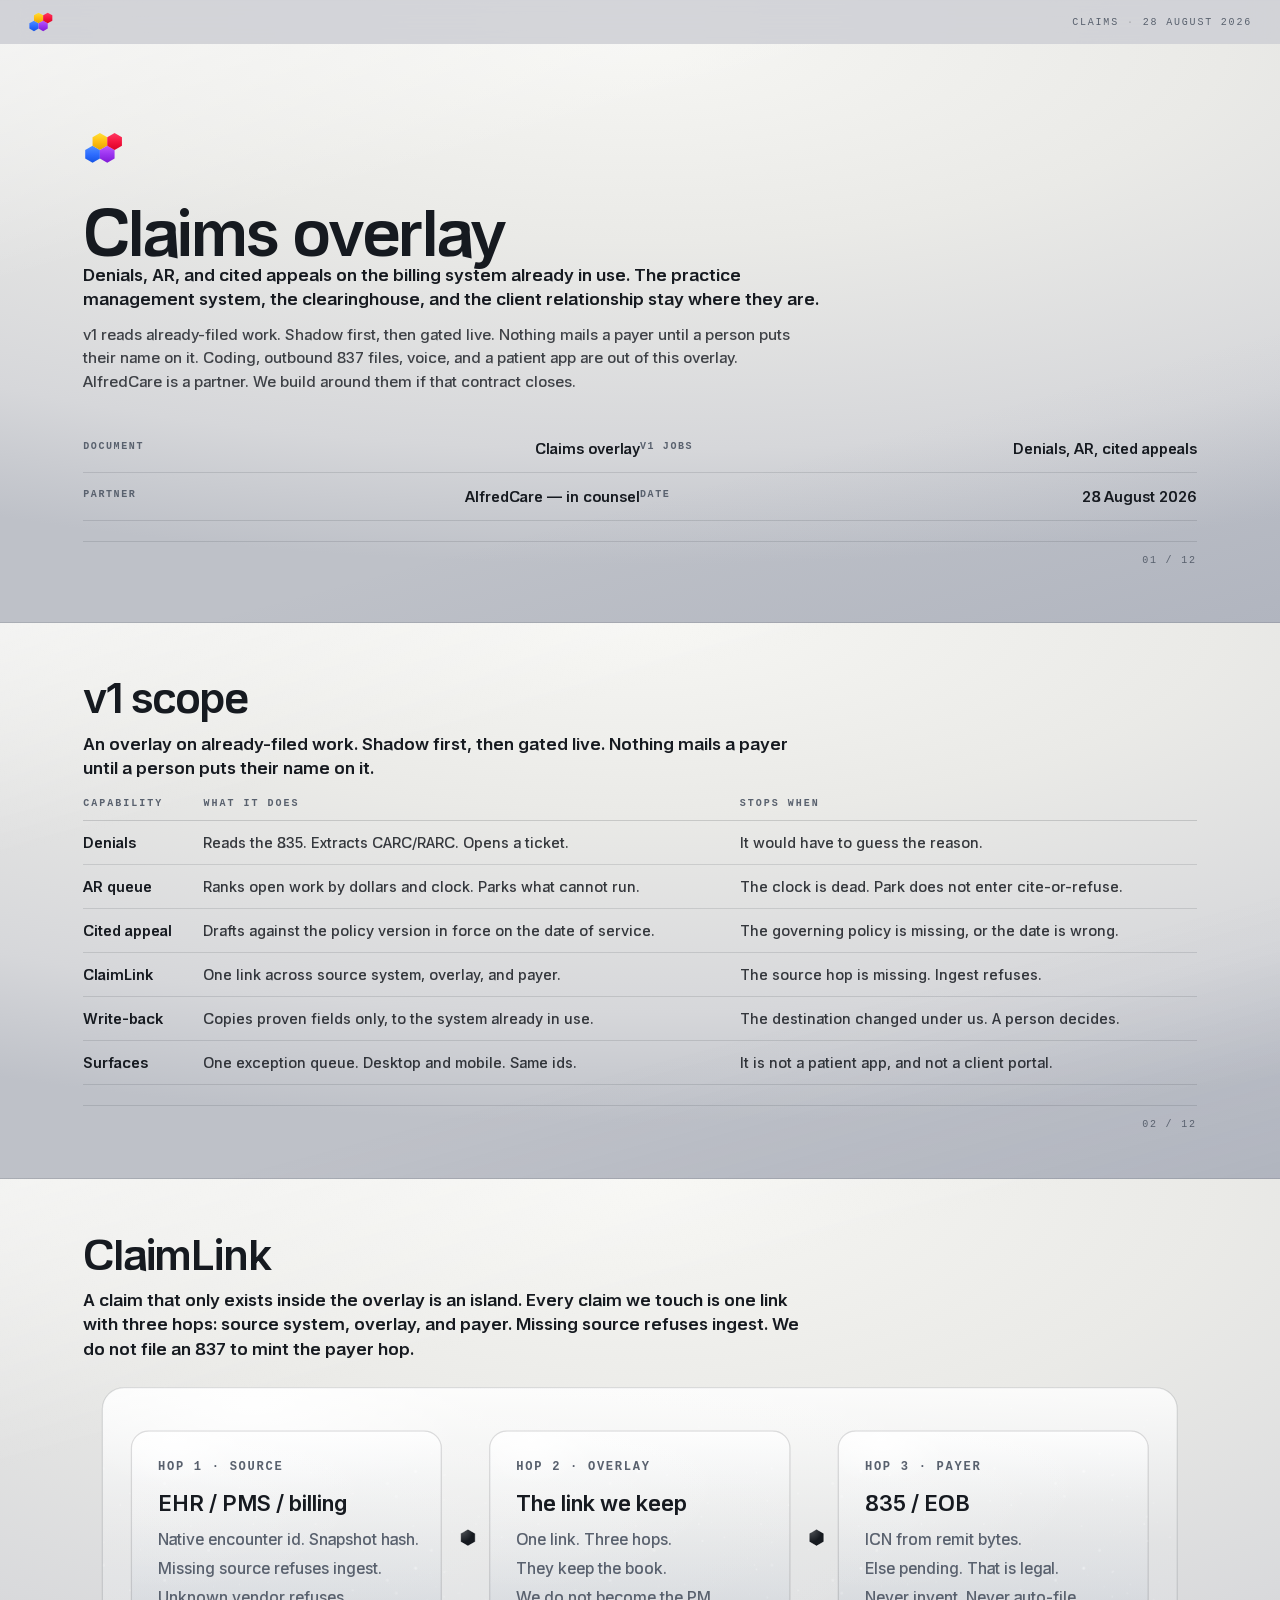
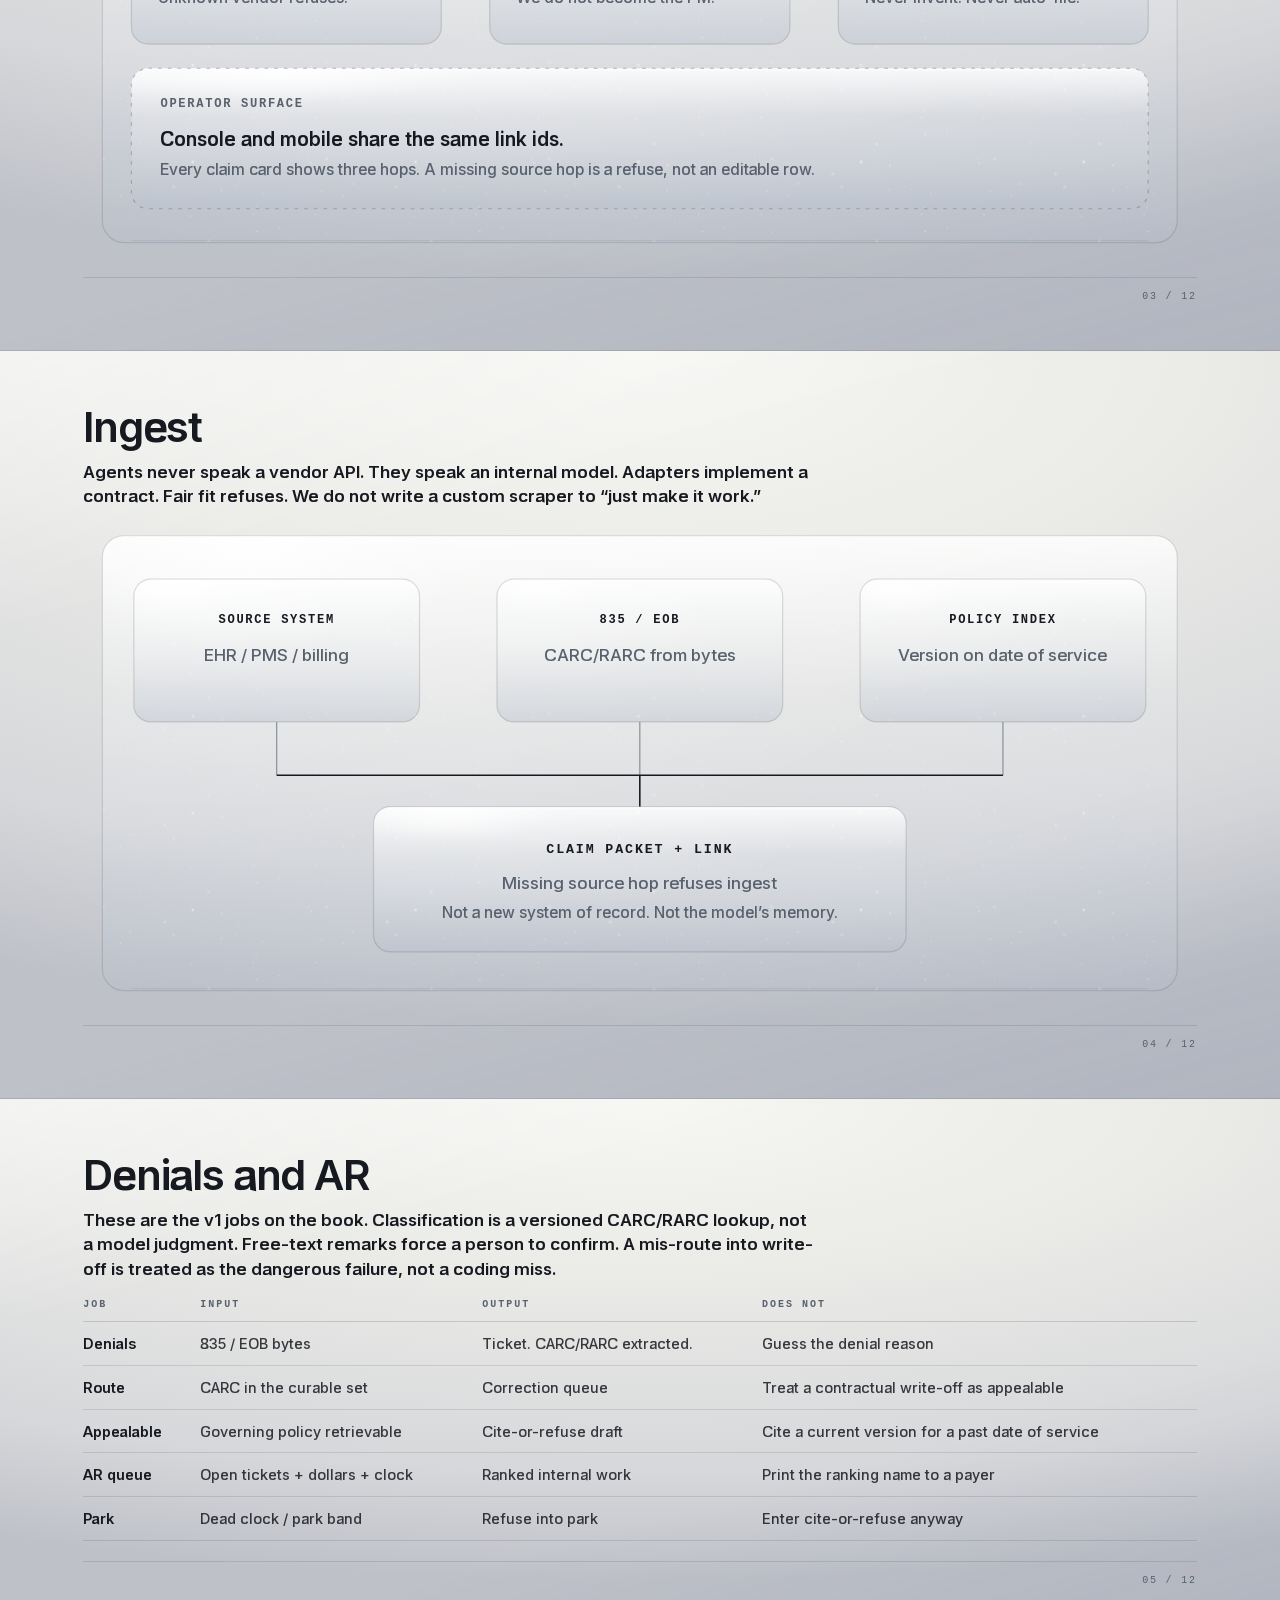
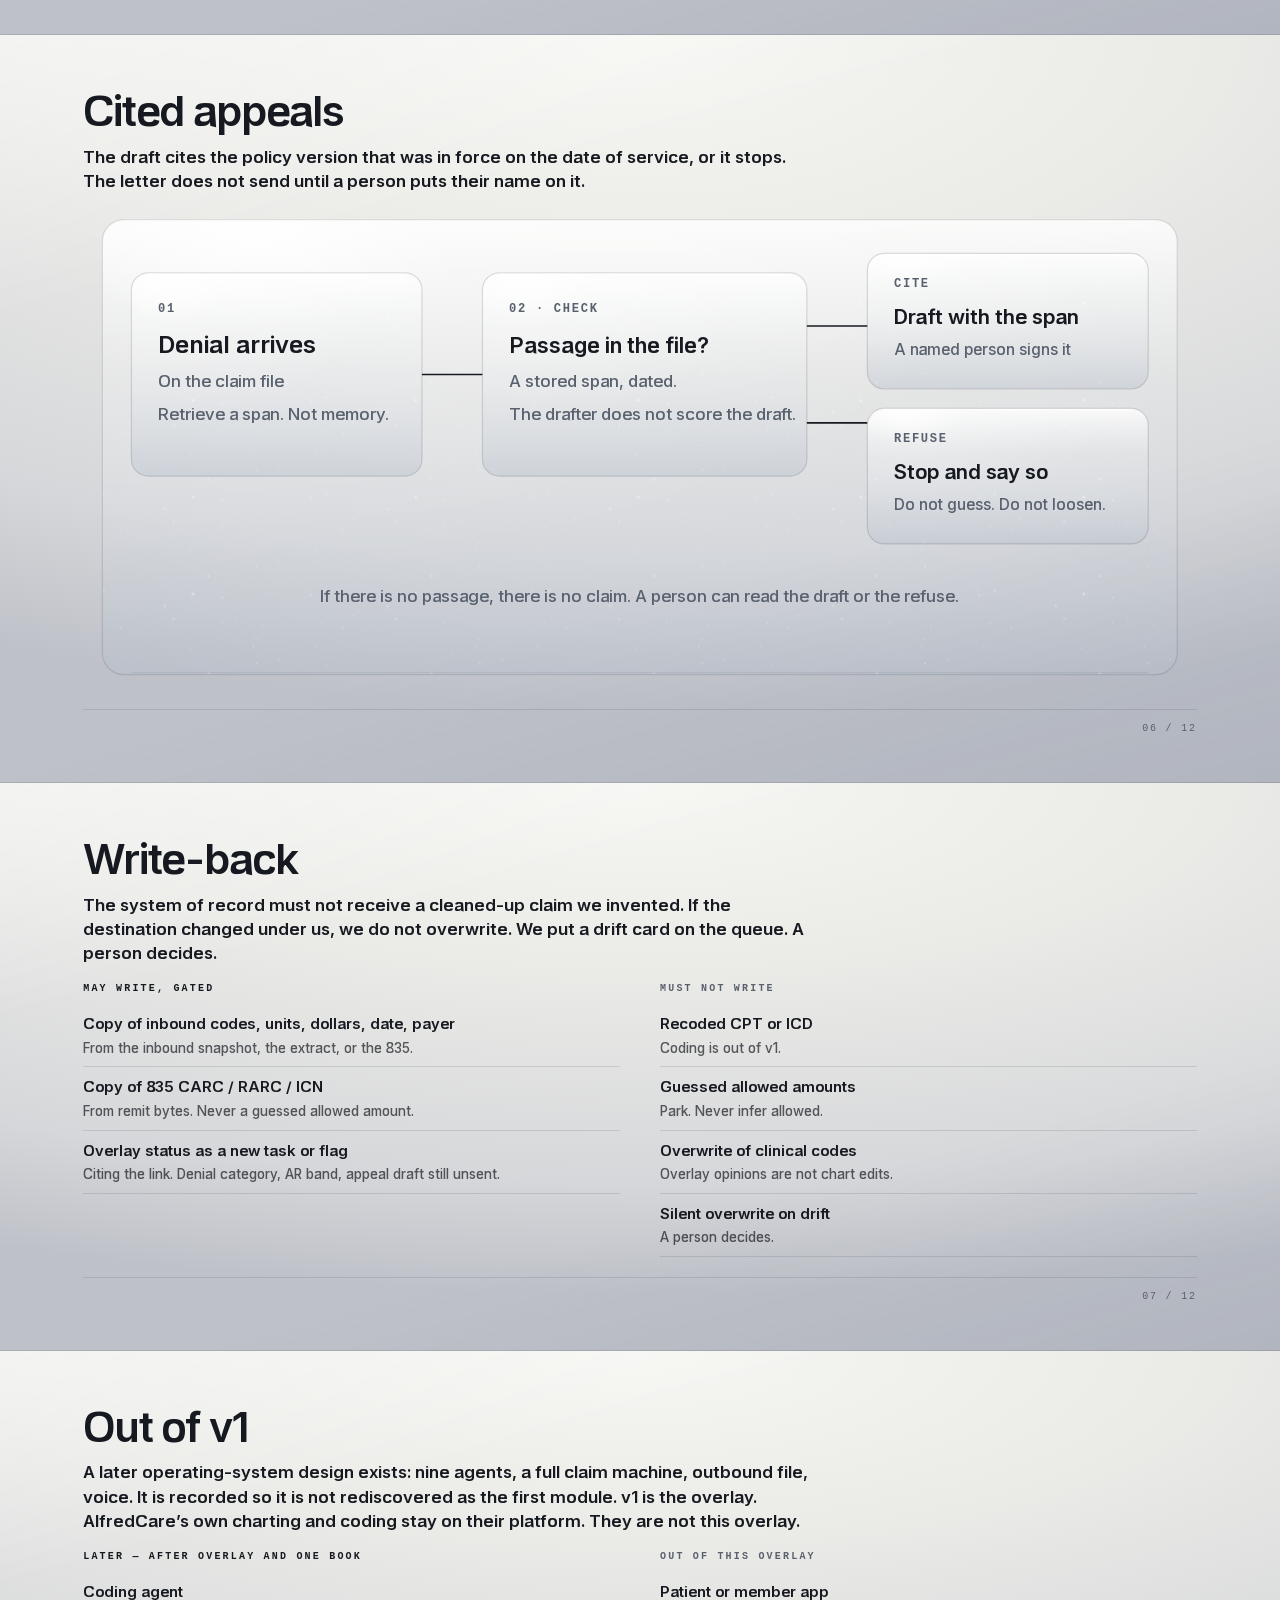
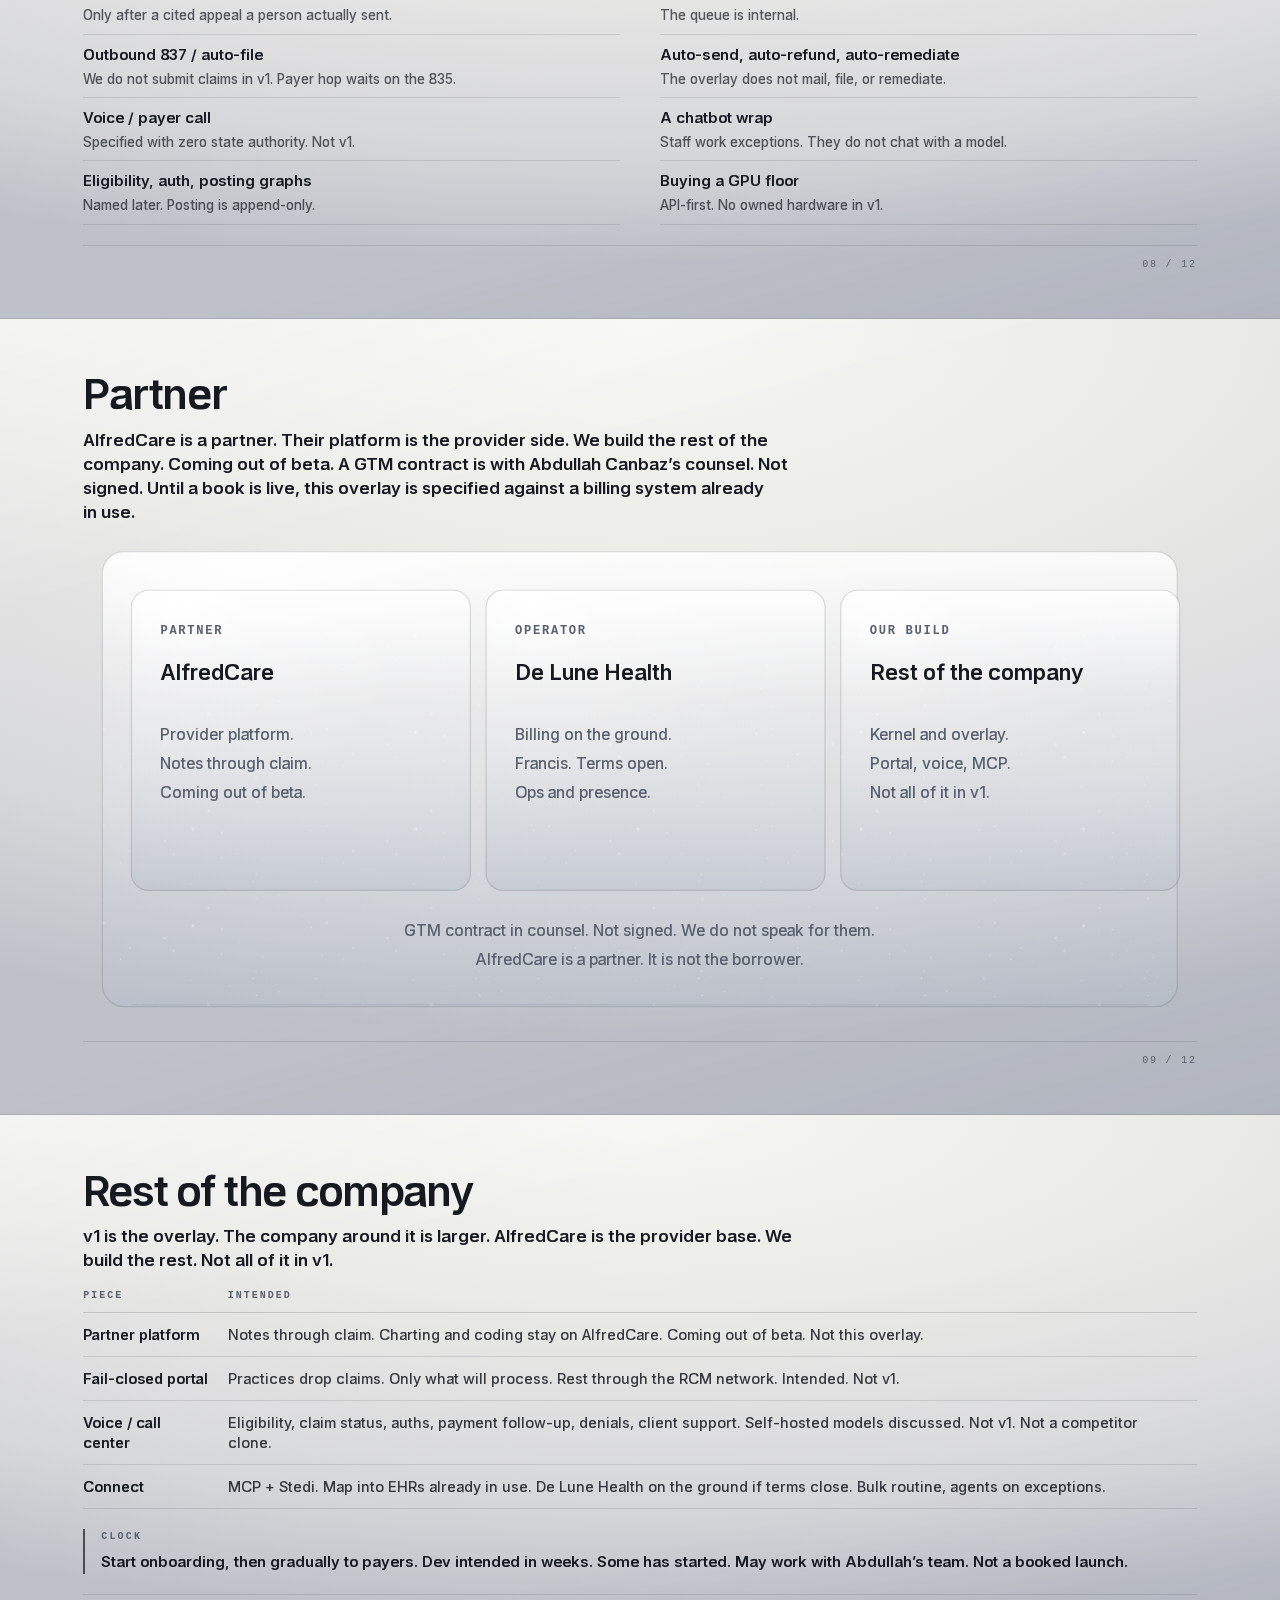
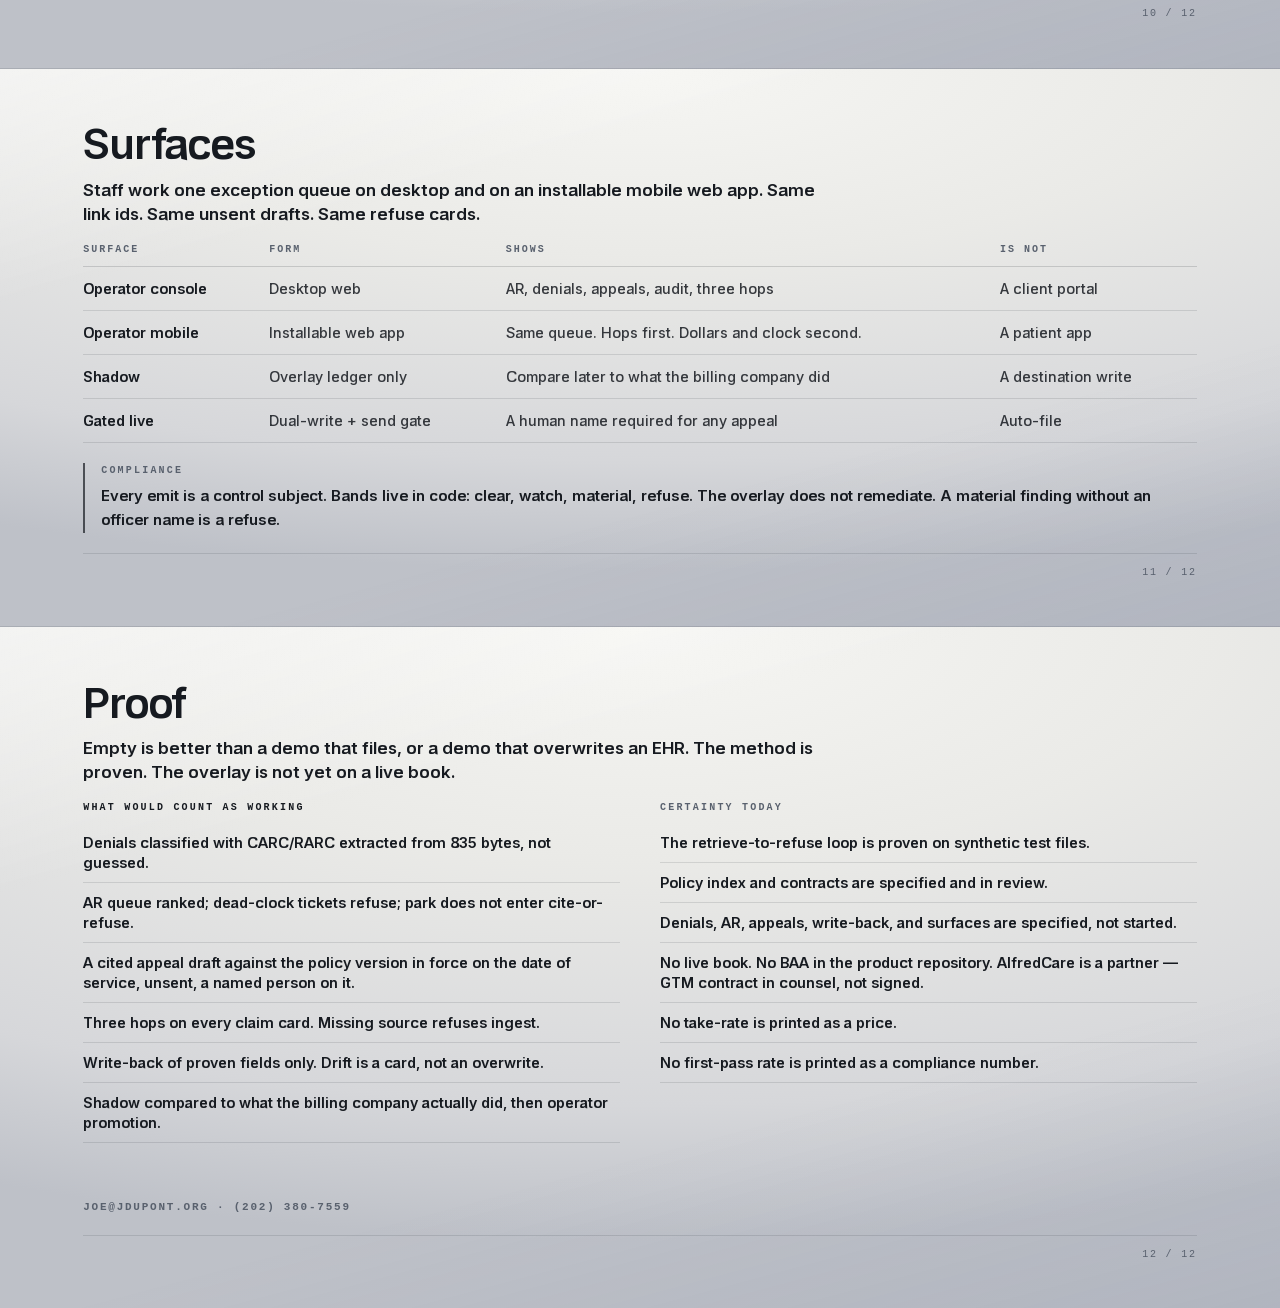
<file: s/claims/index.html>
<!DOCTYPE html><html lang="en"><head><meta name="twitter:card" content="summary_large_image"><meta property="og:title" content="Claims overlay"><meta property="og:description" content="Denials, AR, and cited appeals on the billing system already in use."><meta property="og:url" content="https://jddupont.github.io/s/claims"><meta property="og:image" content="https://jddupont.github.io/og.jpg"><meta charSet="utf-8"/><meta name="viewport" content="width=device-width, initial-scale=1"/><link rel="stylesheet" href="/assets/styles-F9PfRy3r.css" data-precedence="default"/><title>Claims overlay</title><meta name="theme-color" content="#C7C9CF"/><meta name="robots" content="noindex, nofollow"/><meta name="description" content="Denials, AR, and cited appeals on the billing system already in use."/><link rel="icon" type="image/svg+xml" href="/favicon.svg"/></head><body class="metal-wash min-h-dvh font-sans text-ink antialiased"><div class="share-root metal-wash"><header class="no-print sticky top-0 z-20 flex items-center justify-between gap-3 bg-ground/75 px-4 py-3 backdrop-blur-md md:px-7"><span class="flex items-center" aria-hidden="true"><svg xmlns="http://www.w3.org/2000/svg" viewBox="13.8 17.9 36.5 28.3" class="overflow-visible h-5 w-auto" aria-hidden="false" role="img"><defs><linearGradient id="share-mark-bl" x1="0" y1="30.13" x2="0" y2="45.13" gradientUnits="userSpaceOnUse"><stop offset="0" stop-color="#508fff"></stop><stop offset="0.5" stop-color="#2E6DFF"></stop><stop offset="1" stop-color="#1453e5"></stop></linearGradient><linearGradient id="share-mark-tl" x1="0" y1="18.88" x2="0" y2="33.88" gradientUnits="userSpaceOnUse"><stop offset="0" stop-color="#ffe034"></stop><stop offset="0.5" stop-color="#FFBE12"></stop><stop offset="1" stop-color="#e5a400"></stop></linearGradient><linearGradient id="share-mark-br" x1="0" y1="30.13" x2="0" y2="45.13" gradientUnits="userSpaceOnUse"><stop offset="0" stop-color="#bd56ff"></stop><stop offset="0.5" stop-color="#9B34F0"></stop><stop offset="1" stop-color="#811ad6"></stop></linearGradient><linearGradient id="share-mark-tr" x1="0" y1="18.88" x2="0" y2="33.88" gradientUnits="userSpaceOnUse"><stop offset="0" stop-color="#ff3861"></stop><stop offset="0.5" stop-color="#F5163F"></stop><stop offset="1" stop-color="#db0025"></stop></linearGradient></defs><path d="M22.26 30.13L28.75 33.88L28.75 41.38L22.26 45.13L15.76 41.38L15.76 33.88Z" fill="url(#share-mark-bl)"></path><path d="M28.75 18.88L35.25 22.63L35.25 30.13L28.75 33.88L22.26 30.13L22.26 22.63Z" fill="url(#share-mark-tl)"></path><path d="M35.25 30.13L41.74 33.88L41.74 41.38L35.25 45.13L28.75 41.38L28.75 33.88Z" fill="url(#share-mark-br)"></path><path d="M41.74 18.88L48.24 22.63L48.24 30.13L41.74 33.88L35.25 30.13L35.25 22.63Z" fill="url(#share-mark-tr)"></path></svg></span><p class="font-mono text-[10px] uppercase tracking-[0.18em] text-muted">Claims<span class="mx-2 text-ink/25">·</span>28 August 2026</p></header><section class="share-page relative"><article class="relative flex h-full w-full flex-col overflow-x-hidden overflow-y-auto metal-wash text-ink px-[6.5%] pb-[4.2%] pt-[5%]"><div class="relative z-10 flex min-h-0 flex-1 flex-col"><div class="flex h-full flex-col pt-6"><svg xmlns="http://www.w3.org/2000/svg" viewBox="13.8 17.9 36.5 28.3" class="overflow-visible mb-8 h-8 w-auto self-start" aria-hidden="false" role="img"><defs><linearGradient id="rcm-cover-bl" x1="0" y1="30.13" x2="0" y2="45.13" gradientUnits="userSpaceOnUse"><stop offset="0" stop-color="#508fff"></stop><stop offset="0.5" stop-color="#2E6DFF"></stop><stop offset="1" stop-color="#1453e5"></stop></linearGradient><linearGradient id="rcm-cover-tl" x1="0" y1="18.88" x2="0" y2="33.88" gradientUnits="userSpaceOnUse"><stop offset="0" stop-color="#ffe034"></stop><stop offset="0.5" stop-color="#FFBE12"></stop><stop offset="1" stop-color="#e5a400"></stop></linearGradient><linearGradient id="rcm-cover-br" x1="0" y1="30.13" x2="0" y2="45.13" gradientUnits="userSpaceOnUse"><stop offset="0" stop-color="#bd56ff"></stop><stop offset="0.5" stop-color="#9B34F0"></stop><stop offset="1" stop-color="#811ad6"></stop></linearGradient><linearGradient id="rcm-cover-tr" x1="0" y1="18.88" x2="0" y2="33.88" gradientUnits="userSpaceOnUse"><stop offset="0" stop-color="#ff3861"></stop><stop offset="0.5" stop-color="#F5163F"></stop><stop offset="1" stop-color="#db0025"></stop></linearGradient></defs><path d="M22.26 30.13L28.75 33.88L28.75 41.38L22.26 45.13L15.76 41.38L15.76 33.88Z" fill="url(#rcm-cover-bl)"></path><path d="M28.75 18.88L35.25 22.63L35.25 30.13L28.75 33.88L22.26 30.13L22.26 22.63Z" fill="url(#rcm-cover-tl)"></path><path d="M35.25 30.13L41.74 33.88L41.74 41.38L35.25 45.13L28.75 41.38L28.75 33.88Z" fill="url(#rcm-cover-br)"></path><path d="M41.74 18.88L48.24 22.63L48.24 30.13L41.74 33.88L35.25 30.13L35.25 22.63Z" fill="url(#rcm-cover-tr)"></path></svg><h1 class="mt-2 max-w-[16ch] text-balance font-sans text-[clamp(36px,5.2vw,64px)] font-semibold leading-[0.92] tracking-[-0.03em] text-ink">Claims overlay</h1><p class="max-w-[46rem] text-pretty text-[17px] font-semibold leading-[1.42] text-ink">Denials, AR, and cited appeals on the billing system already in use. The practice management system, the clearinghouse, and the client relationship stay where they are.</p><p class="mt-3 max-w-[46rem] text-pretty text-[15px] font-medium leading-[1.55] text-ink/80">v1 reads already-filed work. Shadow first, then gated live. Nothing mails a payer until a person puts their name on it. Coding, outbound 837 files, voice, and a patient app are out of this overlay. AlfredCare is a partner. We build around them if that contract closes.</p><dl class="mt-8 grid w-full grid-cols-1 sm:grid-cols-2 print:grid-cols-2"><div class="glass-row flex justify-between gap-4 py-3.5"><dt class="shrink-0 font-mono text-[10px] font-semibold uppercase tracking-[0.16em] text-muted">Document</dt><dd class="text-right text-[14.5px] font-semibold leading-snug text-ink">Claims overlay</dd></div><div class="glass-row flex justify-between gap-4 py-3.5"><dt class="shrink-0 font-mono text-[10px] font-semibold uppercase tracking-[0.16em] text-muted">v1 jobs</dt><dd class="text-right text-[14.5px] font-semibold leading-snug text-ink">Denials, AR, cited appeals</dd></div><div class="glass-row flex justify-between gap-4 py-3.5"><dt class="shrink-0 font-mono text-[10px] font-semibold uppercase tracking-[0.16em] text-muted">Partner</dt><dd class="text-right text-[14.5px] font-semibold leading-snug text-ink">AlfredCare — in counsel</dd></div><div class="glass-row flex justify-between gap-4 py-3.5"><dt class="shrink-0 font-mono text-[10px] font-semibold uppercase tracking-[0.16em] text-muted">Date</dt><dd class="text-right text-[14.5px] font-semibold leading-snug text-ink">28 August 2026</dd></div></dl></div></div><footer class="relative z-10 mt-5 flex items-baseline justify-end pt-3 shadow-[inset_0_1px_0_rgba(22,26,32,0.12)]"><span class="font-mono text-[10px] uppercase tracking-[0.18em] text-muted">01<!-- --> / <!-- -->12</span></footer></article></section><section class="share-page relative"><article class="relative flex h-full w-full flex-col overflow-x-hidden overflow-y-auto metal-wash text-ink px-[6.5%] pb-[3.6%] pt-[4.2%]"><div class="relative z-10 flex min-h-0 flex-1 flex-col"><div class="mb-3"><h2 class="max-w-[28ch] text-balance font-sans text-[clamp(28px,3.4vw,42px)] font-semibold leading-[1.04] tracking-[-0.028em] text-ink">v1 scope</h2></div><p class="max-w-[46rem] text-pretty text-[17px] font-semibold leading-[1.42] text-ink">An overlay on already-filed work. Shadow first, then gated live. Nothing mails a payer until a person puts their name on it.</p><div class="mt-4 hidden md:block print:block"><table class="w-full border-collapse text-left"><thead><tr class="shadow-[inset_0_-1px_0_rgba(22,26,32,0.16)]"><th class="pb-2.5 pr-4 font-mono text-[10px] font-semibold uppercase tracking-[0.2em] text-muted">Capability</th><th class="pb-2.5 pr-4 font-mono text-[10px] font-semibold uppercase tracking-[0.2em] text-muted">What it does</th><th class="pb-2.5 pr-4 font-mono text-[10px] font-semibold uppercase tracking-[0.2em] text-muted">Stops when</th></tr></thead><tbody><tr class="glass-row align-top"><td class="py-3 pr-4 text-[14.5px] leading-snug text-ink font-semibold">Denials</td><td class="py-3 pr-4 text-[14.5px] leading-snug font-medium text-ink/85">Reads the 835. Extracts CARC/RARC. Opens a ticket.</td><td class="py-3 pr-4 text-[14.5px] leading-snug font-medium text-ink/85">It would have to guess the reason.</td></tr><tr class="glass-row align-top"><td class="py-3 pr-4 text-[14.5px] leading-snug text-ink font-semibold">AR queue</td><td class="py-3 pr-4 text-[14.5px] leading-snug font-medium text-ink/85">Ranks open work by dollars and clock. Parks what cannot run.</td><td class="py-3 pr-4 text-[14.5px] leading-snug font-medium text-ink/85">The clock is dead. Park does not enter cite-or-refuse.</td></tr><tr class="glass-row align-top"><td class="py-3 pr-4 text-[14.5px] leading-snug text-ink font-semibold">Cited appeal</td><td class="py-3 pr-4 text-[14.5px] leading-snug font-medium text-ink/85">Drafts against the policy version in force on the date of service.</td><td class="py-3 pr-4 text-[14.5px] leading-snug font-medium text-ink/85">The governing policy is missing, or the date is wrong.</td></tr><tr class="glass-row align-top"><td class="py-3 pr-4 text-[14.5px] leading-snug text-ink font-semibold">ClaimLink</td><td class="py-3 pr-4 text-[14.5px] leading-snug font-medium text-ink/85">One link across source system, overlay, and payer.</td><td class="py-3 pr-4 text-[14.5px] leading-snug font-medium text-ink/85">The source hop is missing. Ingest refuses.</td></tr><tr class="glass-row align-top"><td class="py-3 pr-4 text-[14.5px] leading-snug text-ink font-semibold">Write-back</td><td class="py-3 pr-4 text-[14.5px] leading-snug font-medium text-ink/85">Copies proven fields only, to the system already in use.</td><td class="py-3 pr-4 text-[14.5px] leading-snug font-medium text-ink/85">The destination changed under us. A person decides.</td></tr><tr class="glass-row align-top"><td class="py-3 pr-4 text-[14.5px] leading-snug text-ink font-semibold">Surfaces</td><td class="py-3 pr-4 text-[14.5px] leading-snug font-medium text-ink/85">One exception queue. Desktop and mobile. Same ids.</td><td class="py-3 pr-4 text-[14.5px] leading-snug font-medium text-ink/85">It is not a patient app, and not a client portal.</td></tr></tbody></table></div><div class="mt-3 md:hidden print:hidden"><div class="glass-row py-3"><div class=""><p class="font-mono text-[10px] font-semibold uppercase tracking-[0.18em] text-muted">Capability</p><p class="mt-0.5 text-[14.5px] leading-snug text-ink font-semibold">Denials</p></div><div class="mt-1.5"><p class="font-mono text-[10px] font-semibold uppercase tracking-[0.18em] text-muted">What it does</p><p class="mt-0.5 text-[14.5px] leading-snug text-ink font-medium">Reads the 835. Extracts CARC/RARC. Opens a ticket.</p></div><div class="mt-1.5"><p class="font-mono text-[10px] font-semibold uppercase tracking-[0.18em] text-muted">Stops when</p><p class="mt-0.5 text-[14.5px] leading-snug text-ink font-medium">It would have to guess the reason.</p></div></div><div class="glass-row py-3"><div class=""><p class="font-mono text-[10px] font-semibold uppercase tracking-[0.18em] text-muted">Capability</p><p class="mt-0.5 text-[14.5px] leading-snug text-ink font-semibold">AR queue</p></div><div class="mt-1.5"><p class="font-mono text-[10px] font-semibold uppercase tracking-[0.18em] text-muted">What it does</p><p class="mt-0.5 text-[14.5px] leading-snug text-ink font-medium">Ranks open work by dollars and clock. Parks what cannot run.</p></div><div class="mt-1.5"><p class="font-mono text-[10px] font-semibold uppercase tracking-[0.18em] text-muted">Stops when</p><p class="mt-0.5 text-[14.5px] leading-snug text-ink font-medium">The clock is dead. Park does not enter cite-or-refuse.</p></div></div><div class="glass-row py-3"><div class=""><p class="font-mono text-[10px] font-semibold uppercase tracking-[0.18em] text-muted">Capability</p><p class="mt-0.5 text-[14.5px] leading-snug text-ink font-semibold">Cited appeal</p></div><div class="mt-1.5"><p class="font-mono text-[10px] font-semibold uppercase tracking-[0.18em] text-muted">What it does</p><p class="mt-0.5 text-[14.5px] leading-snug text-ink font-medium">Drafts against the policy version in force on the date of service.</p></div><div class="mt-1.5"><p class="font-mono text-[10px] font-semibold uppercase tracking-[0.18em] text-muted">Stops when</p><p class="mt-0.5 text-[14.5px] leading-snug text-ink font-medium">The governing policy is missing, or the date is wrong.</p></div></div><div class="glass-row py-3"><div class=""><p class="font-mono text-[10px] font-semibold uppercase tracking-[0.18em] text-muted">Capability</p><p class="mt-0.5 text-[14.5px] leading-snug text-ink font-semibold">ClaimLink</p></div><div class="mt-1.5"><p class="font-mono text-[10px] font-semibold uppercase tracking-[0.18em] text-muted">What it does</p><p class="mt-0.5 text-[14.5px] leading-snug text-ink font-medium">One link across source system, overlay, and payer.</p></div><div class="mt-1.5"><p class="font-mono text-[10px] font-semibold uppercase tracking-[0.18em] text-muted">Stops when</p><p class="mt-0.5 text-[14.5px] leading-snug text-ink font-medium">The source hop is missing. Ingest refuses.</p></div></div><div class="glass-row py-3"><div class=""><p class="font-mono text-[10px] font-semibold uppercase tracking-[0.18em] text-muted">Capability</p><p class="mt-0.5 text-[14.5px] leading-snug text-ink font-semibold">Write-back</p></div><div class="mt-1.5"><p class="font-mono text-[10px] font-semibold uppercase tracking-[0.18em] text-muted">What it does</p><p class="mt-0.5 text-[14.5px] leading-snug text-ink font-medium">Copies proven fields only, to the system already in use.</p></div><div class="mt-1.5"><p class="font-mono text-[10px] font-semibold uppercase tracking-[0.18em] text-muted">Stops when</p><p class="mt-0.5 text-[14.5px] leading-snug text-ink font-medium">The destination changed under us. A person decides.</p></div></div><div class="glass-row py-3"><div class=""><p class="font-mono text-[10px] font-semibold uppercase tracking-[0.18em] text-muted">Capability</p><p class="mt-0.5 text-[14.5px] leading-snug text-ink font-semibold">Surfaces</p></div><div class="mt-1.5"><p class="font-mono text-[10px] font-semibold uppercase tracking-[0.18em] text-muted">What it does</p><p class="mt-0.5 text-[14.5px] leading-snug text-ink font-medium">One exception queue. Desktop and mobile. Same ids.</p></div><div class="mt-1.5"><p class="font-mono text-[10px] font-semibold uppercase tracking-[0.18em] text-muted">Stops when</p><p class="mt-0.5 text-[14.5px] leading-snug text-ink font-medium">It is not a patient app, and not a client portal.</p></div></div></div></div><footer class="relative z-10 mt-5 flex items-baseline justify-end pt-3 shadow-[inset_0_1px_0_rgba(22,26,32,0.12)]"><span class="font-mono text-[10px] uppercase tracking-[0.18em] text-muted">02<!-- --> / <!-- -->12</span></footer></article></section><section class="share-page relative"><article class="relative flex h-full w-full flex-col overflow-x-hidden overflow-y-auto metal-wash text-ink px-[6.5%] pb-[3.6%] pt-[4.2%]"><div class="relative z-10 flex min-h-0 flex-1 flex-col"><div class="mb-3"><h2 class="max-w-[28ch] text-balance font-sans text-[clamp(28px,3.4vw,42px)] font-semibold leading-[1.04] tracking-[-0.028em] text-ink">ClaimLink</h2></div><p class="max-w-[46rem] text-pretty text-[17px] font-semibold leading-[1.42] text-ink">A claim that only exists inside the overlay is an island. Every claim we touch is one link with three hops: source system, overlay, and payer. Missing source refuses ingest. We do not file an 837 to mint the payer hop.</p><div class="mt-3 min-h-0 flex-1"><div class="diagram-scroll"><svg viewBox="0 0 920 400" class="diagram-svg h-full w-full" role="img" aria-label="ClaimLink — source, overlay, payer"><defs><linearGradient id="_R_qed6_-glass" x1="0" y1="0" x2="0" y2="1"><stop offset="0" stop-color="#ffffff" stop-opacity="0.82"></stop><stop offset="0.34" stop-color="#f4f6f8" stop-opacity="0.18"></stop><stop offset="1" stop-color="#b7c0cc" stop-opacity="0.42"></stop></linearGradient><radialGradient id="_R_qed6_-spec" cx="14%" cy="4%" r="72%"><stop offset="0" stop-color="#ffffff" stop-opacity="0.88"></stop><stop offset="0.28" stop-color="#ffffff" stop-opacity="0.22"></stop><stop offset="1" stop-color="#ffffff" stop-opacity="0"></stop></radialGradient><linearGradient id="_R_qed6_-sheen" x1="0" y1="0" x2="1" y2="0"><stop offset="0" stop-color="#ffffff" stop-opacity="0"></stop><stop offset="0.45" stop-color="#ffffff" stop-opacity="0.42"></stop><stop offset="1" stop-color="#ffffff" stop-opacity="0"></stop></linearGradient><pattern id="_R_qed6_-particles" patternUnits="userSpaceOnUse" width="184" height="80"><circle cx="115.594409575497" cy="53.58336320779443" r="0.3" fill="#ffffff" opacity="0.4180308661600719"></circle><circle cx="13.40361655382608" cy="25.47105224126533" r="0.58" fill="#ffffff" opacity="0.4093730224992023"></circle><circle cx="17.528242685612405" cy="5.7281813424677495" r="0.3" fill="#ffffff" opacity="0.3024282640881968"></circle><circle cx="103.81633405751379" cy="66.57674114526098" r="1.15" fill="#ffffff" opacity="0.21361859369725855"></circle><circle cx="90.75760484615229" cy="1.3324562093859802" r="1.15" fill="#ffffff" opacity="0.4129935785816021"></circle><circle cx="12.48776665166382" cy="52.99744109297052" r="0.3" fill="#ffffff" opacity="0.40786771506437464"></circle><circle cx="125.92477646373436" cy="21.616533036165187" r="0.3" fill="#ffffff" opacity="0.2838465016446293"></circle><circle cx="4.412288224516571" cy="2.316604108697085" r="0.58" fill="#ffffff" opacity="0.44088005421724175"></circle><circle cx="103.40325343953597" cy="8.035025339589932" r="0.3" fill="#ffffff" opacity="0.38883042293080616"></circle><circle cx="115.22631894947324" cy="3.801123389881627" r="0.58" fill="#ffffff" opacity="0.2708120778439623"></circle><circle cx="129.12055152706827" cy="14.395441494134927" r="0.3" fill="#ffffff" opacity="0.29313238368049843"></circle><circle cx="8.643950991632394" cy="44.73231146332449" r="0.3" fill="#ffffff" opacity="0.42104449331809046"></circle><circle cx="8.00897727907122" cy="44.73092580434444" r="0.58" fill="#ffffff" opacity="0.2525526087230782"></circle><circle cx="17.152484749049172" cy="59.91790316063813" r="0.58" fill="#ffffff" opacity="0.23486967316589769"></circle><circle cx="181.0759690017793" cy="72.96130995869697" r="0.3" fill="#ffffff" opacity="0.3752849146794923"></circle><circle cx="7.338903981884431" cy="28.243140665927502" r="0.3" fill="#ffffff" opacity="0.2590952493339289"></circle><circle cx="94.08653583288498" cy="7.133801433785726" r="0.3" fill="#ffffff" opacity="0.403524630443903"></circle><circle cx="183.16868295481834" cy="5.241052883323772" r="0.3" fill="#ffffff" opacity="0.3458192632560708"></circle><circle cx="88.94643599956596" cy="46.412975958740795" r="0.58" fill="#ffffff" opacity="0.27729147021532596"></circle><circle cx="182.77689192014603" cy="22.270652997433512" r="0.3" fill="#ffffff" opacity="0.46618341753547243"></circle><circle cx="67.48390422923673" cy="11.294948165907964" r="1.15" fill="#ffffff" opacity="0.22632952058982547"></circle><circle cx="151.66608761235423" cy="43.449782972899165" r="0.3" fill="#ffffff" opacity="0.46943819194540304"></circle><circle cx="47.45686133925657" cy="65.8558821239769" r="0.58" fill="#ffffff" opacity="0.22778961314251164"></circle><circle cx="0.015199586756154702" cy="31.069328091605254" r="0.3" fill="#ffffff" opacity="0.397592915351313"></circle><circle cx="142.94002632747407" cy="38.70542863323606" r="0.58" fill="#ffffff" opacity="0.3181713291621634"></circle><circle cx="143.6981707064892" cy="58.76307128871002" r="0.58" fill="#ffffff" opacity="0.48440050404723756"></circle><circle cx="161.95870598124282" cy="55.63975075988087" r="0.58" fill="#ffffff" opacity="0.29694564721404837"></circle><circle cx="100.38429905305816" cy="27.35399336896557" r="0.3" fill="#ffffff" opacity="0.4022223704970546"></circle><circle cx="114.39439322165883" cy="4.594294095688636" r="0.58" fill="#ffffff" opacity="0.3714486984775629"></circle><circle cx="74.83134553340793" cy="21.923643472568898" r="1.15" fill="#ffffff" opacity="0.1978297767033008"></circle><circle cx="2.736757756553943" cy="78.55983234874897" r="0.58" fill="#ffffff" opacity="0.2261523850197682"></circle><circle cx="12.520132391024442" cy="49.50656345556796" r="0.3" fill="#ffffff" opacity="0.18191503414973387"></circle><circle cx="57.35331659454541" cy="63.12695848901149" r="0.3" fill="#ffffff" opacity="0.3319654590226549"></circle><circle cx="120.93659427060587" cy="51.017350466464336" r="0.58" fill="#ffffff" opacity="0.23936854325205487"></circle><circle cx="68.7870131194531" cy="13.621521151448377" r="0.3" fill="#ffffff" opacity="0.3757672003171254"></circle><circle cx="161.99345384258473" cy="69.55597057452238" r="0.3" fill="#ffffff" opacity="0.20392199645001535"></circle><circle cx="30.84399327954463" cy="29.128282307241243" r="0.58" fill="#ffffff" opacity="0.38189085150225593"></circle><circle cx="107.98700149542978" cy="63.275710299273825" r="0.3" fill="#ffffff" opacity="0.22903492823663862"></circle><circle cx="102.84456666505176" cy="5.492147619599546" r="0.3" fill="#ffffff" opacity="0.3974474075424706"></circle><circle cx="107.46604764622919" cy="16.462082684255243" r="0.3" fill="#ffffff" opacity="0.45468992964117316"></circle><circle cx="39.856282859973746" cy="45.45479459942076" r="0.3" fill="#ffffff" opacity="0.22353794053361656"></circle><circle cx="152.7018968317201" cy="12.51306553022613" r="0.3" fill="#ffffff" opacity="0.39831966277133657"></circle><circle cx="129.1096600150269" cy="14.80690111164325" r="0.3" fill="#ffffff" opacity="0.3712747260794392"></circle><circle cx="148.45618809594595" cy="27.457968940705978" r="0.58" fill="#ffffff" opacity="0.2707902222083836"></circle><circle cx="114.3314610581526" cy="24.72434972632879" r="0.58" fill="#ffffff" opacity="0.36529599373475463"></circle><circle cx="48.57962589365413" cy="30.335823758661668" r="0.3" fill="#ffffff" opacity="0.4851568110311203"></circle><circle cx="48.98891766787922" cy="61.190975672188664" r="0.3" fill="#ffffff" opacity="0.2510272152493835"></circle><circle cx="126.85538863337383" cy="21.963809180056586" r="0.58" fill="#ffffff" opacity="0.19985178975381507"></circle><circle cx="178.06350645891555" cy="59.718719562384635" r="0.3" fill="#ffffff" opacity="0.23382231319966834"></circle><circle cx="38.75794769393185" cy="19.489953005448893" r="0.58" fill="#ffffff" opacity="0.4449974176497187"></circle><circle cx="17.100331597542542" cy="78.8144173467599" r="1.15" fill="#ffffff" opacity="0.18046766125618838"></circle><circle cx="140.69653772781442" cy="44.65634407692419" r="0.58" fill="#ffffff" opacity="0.3994201307461691"></circle></pattern></defs><g class="glass-ground"><rect x="16" y="12" width="888" height="376" rx="18" fill="url(#_R_qed6_-glass)"></rect><rect x="16" y="12" width="888" height="376" rx="18" fill="url(#_R_qed6_-spec)"></rect><rect class="particles" x="16" y="12" width="888" height="376" rx="18" fill="url(#_R_qed6_-particles)"></rect><rect x="16" y="12" width="888" height="376" rx="18" fill="none" stroke="#161A20" stroke-opacity="0.12" stroke-width="1"></rect><path d="M40 13.4 H880" stroke="url(#_R_qed6_-sheen)" stroke-width="1.6"></path><path d="M40 386.4 H880" stroke="#161A20" stroke-opacity="0.07" stroke-width="1"></path></g><g><rect x="40" y="48" width="256" height="176" rx="14" fill="url(#_R_qed6_-glass)"></rect><rect x="40" y="48" width="256" height="176" rx="14" fill="url(#_R_qed6_-spec)"></rect><rect class="particles" x="40" y="48" width="256" height="176" rx="14" fill="url(#_R_qed6_-particles)" opacity="0.55"></rect><rect x="40" y="48" width="256" height="176" rx="14" fill="none" stroke="#161A20" stroke-opacity="0.14" stroke-width="1"></rect><path d="M54 49.1 H282" stroke="#fff" stroke-opacity="0.55" stroke-width="1.2"></path></g><text x="62" y="80" text-anchor="start" fill="#59616E" font-family="ui-monospace, SF Mono, Cascadia Code, Consolas, monospace" font-size="10" font-weight="600" letter-spacing="0.14em" style="text-transform:uppercase">Hop 1 · source</text><text x="62" y="114" text-anchor="start" fill="#161A20" font-family="Keystone Sans, Inter, system-ui, sans-serif" font-size="18" font-weight="600">EHR / PMS / billing</text><text x="62" y="142" text-anchor="start" fill="#59616E" font-family="Keystone Sans, Inter, system-ui, sans-serif" font-size="13" font-weight="500">Native encounter id. Snapshot hash.</text><text x="62" y="166" text-anchor="start" fill="#59616E" font-family="Keystone Sans, Inter, system-ui, sans-serif" font-size="13" font-weight="500">Missing source refuses ingest.</text><text x="62" y="190" text-anchor="start" fill="#59616E" font-family="Keystone Sans, Inter, system-ui, sans-serif" font-size="13" font-weight="500">Unknown vendor refuses.</text><g transform="translate(310 128) scale(1)"><path d="M8 1 L14.06 4.5 L14.06 11.5 L8 15 L1.94 11.5 L1.94 4.5 Z" fill="#161A20"></path><path d="M8 1 L14.06 4.5 L14.06 11.5 L8 15 L1.94 11.5 L1.94 4.5 Z" fill="url(#_R_qed6_-spec)" opacity="0.85"></path><path d="M8 1 L14.06 4.5 L14.06 11.5 L8 15 L1.94 11.5 L1.94 4.5 Z" fill="none" stroke="#fff" stroke-opacity="0.55" stroke-width="0.8"></path></g><g><rect x="336" y="48" width="248" height="176" rx="14" fill="url(#_R_qed6_-glass)"></rect><rect x="336" y="48" width="248" height="176" rx="14" fill="url(#_R_qed6_-spec)"></rect><rect class="particles" x="336" y="48" width="248" height="176" rx="14" fill="url(#_R_qed6_-particles)" opacity="0.55"></rect><rect x="336" y="48" width="248" height="176" rx="14" fill="none" stroke="#161A20" stroke-opacity="0.14" stroke-width="1"></rect><path d="M350 49.1 H570" stroke="#fff" stroke-opacity="0.55" stroke-width="1.2"></path></g><text x="358" y="80" text-anchor="start" fill="#59616E" font-family="ui-monospace, SF Mono, Cascadia Code, Consolas, monospace" font-size="10" font-weight="600" letter-spacing="0.14em" style="text-transform:uppercase">Hop 2 · overlay</text><text x="358" y="114" text-anchor="start" fill="#161A20" font-family="Keystone Sans, Inter, system-ui, sans-serif" font-size="18" font-weight="600">The link we keep</text><text x="358" y="142" text-anchor="start" fill="#59616E" font-family="Keystone Sans, Inter, system-ui, sans-serif" font-size="13" font-weight="500">One link. Three hops.</text><text x="358" y="166" text-anchor="start" fill="#59616E" font-family="Keystone Sans, Inter, system-ui, sans-serif" font-size="13" font-weight="500">They keep the book.</text><text x="358" y="190" text-anchor="start" fill="#59616E" font-family="Keystone Sans, Inter, system-ui, sans-serif" font-size="13" font-weight="500">We do not become the PM.</text><g transform="translate(598 128) scale(1)"><path d="M8 1 L14.06 4.5 L14.06 11.5 L8 15 L1.94 11.5 L1.94 4.5 Z" fill="#161A20"></path><path d="M8 1 L14.06 4.5 L14.06 11.5 L8 15 L1.94 11.5 L1.94 4.5 Z" fill="url(#_R_qed6_-spec)" opacity="0.85"></path><path d="M8 1 L14.06 4.5 L14.06 11.5 L8 15 L1.94 11.5 L1.94 4.5 Z" fill="none" stroke="#fff" stroke-opacity="0.55" stroke-width="0.8"></path></g><g><rect x="624" y="48" width="256" height="176" rx="14" fill="url(#_R_qed6_-glass)"></rect><rect x="624" y="48" width="256" height="176" rx="14" fill="url(#_R_qed6_-spec)"></rect><rect class="particles" x="624" y="48" width="256" height="176" rx="14" fill="url(#_R_qed6_-particles)" opacity="0.55"></rect><rect x="624" y="48" width="256" height="176" rx="14" fill="none" stroke="#161A20" stroke-opacity="0.14" stroke-width="1"></rect><path d="M638 49.1 H866" stroke="#fff" stroke-opacity="0.55" stroke-width="1.2"></path></g><text x="646" y="80" text-anchor="start" fill="#59616E" font-family="ui-monospace, SF Mono, Cascadia Code, Consolas, monospace" font-size="10" font-weight="600" letter-spacing="0.14em" style="text-transform:uppercase">Hop 3 · payer</text><text x="646" y="114" text-anchor="start" fill="#161A20" font-family="Keystone Sans, Inter, system-ui, sans-serif" font-size="18" font-weight="600">835 / EOB</text><text x="646" y="142" text-anchor="start" fill="#59616E" font-family="Keystone Sans, Inter, system-ui, sans-serif" font-size="13" font-weight="500">ICN from remit bytes.</text><text x="646" y="166" text-anchor="start" fill="#59616E" font-family="Keystone Sans, Inter, system-ui, sans-serif" font-size="13" font-weight="500">Else pending. That is legal.</text><text x="646" y="190" text-anchor="start" fill="#59616E" font-family="Keystone Sans, Inter, system-ui, sans-serif" font-size="13" font-weight="500">Never invent. Never auto-file.</text><g><rect x="40" y="244" width="840" height="116" rx="14" fill="url(#_R_qed6_-glass)"></rect><rect x="40" y="244" width="840" height="116" rx="14" fill="url(#_R_qed6_-spec)"></rect><rect class="particles" x="40" y="244" width="840" height="116" rx="14" fill="url(#_R_qed6_-particles)" opacity="0.55"></rect><rect x="40" y="244" width="840" height="116" rx="14" fill="none" stroke="#161A20" stroke-opacity="0.22" stroke-width="1" stroke-dasharray="3 5"></rect><path d="M54 245.1 H866" stroke="#fff" stroke-opacity="0.55" stroke-width="1.2"></path></g><text x="64" y="276" text-anchor="start" fill="#59616E" font-family="ui-monospace, SF Mono, Cascadia Code, Consolas, monospace" font-size="10" font-weight="600" letter-spacing="0.14em" style="text-transform:uppercase">Operator surface</text><text x="64" y="308" text-anchor="start" fill="#161A20" font-family="Keystone Sans, Inter, system-ui, sans-serif" font-size="16" font-weight="600">Console and mobile share the same link ids.</text><text x="64" y="332" text-anchor="start" fill="#59616E" font-family="Keystone Sans, Inter, system-ui, sans-serif" font-size="13" font-weight="500">Every claim card shows three hops. A missing source hop is a refuse, not an editable row.</text></svg><p class="diagram-hint">Swipe the drawing</p></div></div></div><footer class="relative z-10 mt-5 flex items-baseline justify-end pt-3 shadow-[inset_0_1px_0_rgba(22,26,32,0.12)]"><span class="font-mono text-[10px] uppercase tracking-[0.18em] text-muted">03<!-- --> / <!-- -->12</span></footer></article></section><section class="share-page relative"><article class="relative flex h-full w-full flex-col overflow-x-hidden overflow-y-auto metal-wash text-ink px-[6.5%] pb-[3.6%] pt-[4.2%]"><div class="relative z-10 flex min-h-0 flex-1 flex-col"><div class="mb-3"><h2 class="max-w-[28ch] text-balance font-sans text-[clamp(28px,3.4vw,42px)] font-semibold leading-[1.04] tracking-[-0.028em] text-ink">Ingest</h2></div><p class="max-w-[46rem] text-pretty text-[17px] font-semibold leading-[1.42] text-ink">Agents never speak a vendor API. They speak an internal model. Adapters implement a contract. Fair fit refuses. We do not write a custom scraper to “just make it work.”</p><div class="mt-3 min-h-0 flex-1"><div class="diagram-scroll"><svg viewBox="0 0 920 400" class="diagram-svg h-full w-full" role="img" aria-label="Ingest from the systems they already run"><defs><linearGradient id="_R_qid6_-glass" x1="0" y1="0" x2="0" y2="1"><stop offset="0" stop-color="#ffffff" stop-opacity="0.82"></stop><stop offset="0.34" stop-color="#f4f6f8" stop-opacity="0.18"></stop><stop offset="1" stop-color="#b7c0cc" stop-opacity="0.42"></stop></linearGradient><radialGradient id="_R_qid6_-spec" cx="14%" cy="4%" r="72%"><stop offset="0" stop-color="#ffffff" stop-opacity="0.88"></stop><stop offset="0.28" stop-color="#ffffff" stop-opacity="0.22"></stop><stop offset="1" stop-color="#ffffff" stop-opacity="0"></stop></radialGradient><linearGradient id="_R_qid6_-sheen" x1="0" y1="0" x2="1" y2="0"><stop offset="0" stop-color="#ffffff" stop-opacity="0"></stop><stop offset="0.45" stop-color="#ffffff" stop-opacity="0.42"></stop><stop offset="1" stop-color="#ffffff" stop-opacity="0"></stop></linearGradient><pattern id="_R_qid6_-particles" patternUnits="userSpaceOnUse" width="184" height="80"><circle cx="115.594409575497" cy="53.58336320779443" r="0.3" fill="#ffffff" opacity="0.4180308661600719"></circle><circle cx="13.40361655382608" cy="25.47105224126533" r="0.58" fill="#ffffff" opacity="0.4093730224992023"></circle><circle cx="17.528242685612405" cy="5.7281813424677495" r="0.3" fill="#ffffff" opacity="0.3024282640881968"></circle><circle cx="103.81633405751379" cy="66.57674114526098" r="1.15" fill="#ffffff" opacity="0.21361859369725855"></circle><circle cx="90.75760484615229" cy="1.3324562093859802" r="1.15" fill="#ffffff" opacity="0.4129935785816021"></circle><circle cx="12.48776665166382" cy="52.99744109297052" r="0.3" fill="#ffffff" opacity="0.40786771506437464"></circle><circle cx="125.92477646373436" cy="21.616533036165187" r="0.3" fill="#ffffff" opacity="0.2838465016446293"></circle><circle cx="4.412288224516571" cy="2.316604108697085" r="0.58" fill="#ffffff" opacity="0.44088005421724175"></circle><circle cx="103.40325343953597" cy="8.035025339589932" r="0.3" fill="#ffffff" opacity="0.38883042293080616"></circle><circle cx="115.22631894947324" cy="3.801123389881627" r="0.58" fill="#ffffff" opacity="0.2708120778439623"></circle><circle cx="129.12055152706827" cy="14.395441494134927" r="0.3" fill="#ffffff" opacity="0.29313238368049843"></circle><circle cx="8.643950991632394" cy="44.73231146332449" r="0.3" fill="#ffffff" opacity="0.42104449331809046"></circle><circle cx="8.00897727907122" cy="44.73092580434444" r="0.58" fill="#ffffff" opacity="0.2525526087230782"></circle><circle cx="17.152484749049172" cy="59.91790316063813" r="0.58" fill="#ffffff" opacity="0.23486967316589769"></circle><circle cx="181.0759690017793" cy="72.96130995869697" r="0.3" fill="#ffffff" opacity="0.3752849146794923"></circle><circle cx="7.338903981884431" cy="28.243140665927502" r="0.3" fill="#ffffff" opacity="0.2590952493339289"></circle><circle cx="94.08653583288498" cy="7.133801433785726" r="0.3" fill="#ffffff" opacity="0.403524630443903"></circle><circle cx="183.16868295481834" cy="5.241052883323772" r="0.3" fill="#ffffff" opacity="0.3458192632560708"></circle><circle cx="88.94643599956596" cy="46.412975958740795" r="0.58" fill="#ffffff" opacity="0.27729147021532596"></circle><circle cx="182.77689192014603" cy="22.270652997433512" r="0.3" fill="#ffffff" opacity="0.46618341753547243"></circle><circle cx="67.48390422923673" cy="11.294948165907964" r="1.15" fill="#ffffff" opacity="0.22632952058982547"></circle><circle cx="151.66608761235423" cy="43.449782972899165" r="0.3" fill="#ffffff" opacity="0.46943819194540304"></circle><circle cx="47.45686133925657" cy="65.8558821239769" r="0.58" fill="#ffffff" opacity="0.22778961314251164"></circle><circle cx="0.015199586756154702" cy="31.069328091605254" r="0.3" fill="#ffffff" opacity="0.397592915351313"></circle><circle cx="142.94002632747407" cy="38.70542863323606" r="0.58" fill="#ffffff" opacity="0.3181713291621634"></circle><circle cx="143.6981707064892" cy="58.76307128871002" r="0.58" fill="#ffffff" opacity="0.48440050404723756"></circle><circle cx="161.95870598124282" cy="55.63975075988087" r="0.58" fill="#ffffff" opacity="0.29694564721404837"></circle><circle cx="100.38429905305816" cy="27.35399336896557" r="0.3" fill="#ffffff" opacity="0.4022223704970546"></circle><circle cx="114.39439322165883" cy="4.594294095688636" r="0.58" fill="#ffffff" opacity="0.3714486984775629"></circle><circle cx="74.83134553340793" cy="21.923643472568898" r="1.15" fill="#ffffff" opacity="0.1978297767033008"></circle><circle cx="2.736757756553943" cy="78.55983234874897" r="0.58" fill="#ffffff" opacity="0.2261523850197682"></circle><circle cx="12.520132391024442" cy="49.50656345556796" r="0.3" fill="#ffffff" opacity="0.18191503414973387"></circle><circle cx="57.35331659454541" cy="63.12695848901149" r="0.3" fill="#ffffff" opacity="0.3319654590226549"></circle><circle cx="120.93659427060587" cy="51.017350466464336" r="0.58" fill="#ffffff" opacity="0.23936854325205487"></circle><circle cx="68.7870131194531" cy="13.621521151448377" r="0.3" fill="#ffffff" opacity="0.3757672003171254"></circle><circle cx="161.99345384258473" cy="69.55597057452238" r="0.3" fill="#ffffff" opacity="0.20392199645001535"></circle><circle cx="30.84399327954463" cy="29.128282307241243" r="0.58" fill="#ffffff" opacity="0.38189085150225593"></circle><circle cx="107.98700149542978" cy="63.275710299273825" r="0.3" fill="#ffffff" opacity="0.22903492823663862"></circle><circle cx="102.84456666505176" cy="5.492147619599546" r="0.3" fill="#ffffff" opacity="0.3974474075424706"></circle><circle cx="107.46604764622919" cy="16.462082684255243" r="0.3" fill="#ffffff" opacity="0.45468992964117316"></circle><circle cx="39.856282859973746" cy="45.45479459942076" r="0.3" fill="#ffffff" opacity="0.22353794053361656"></circle><circle cx="152.7018968317201" cy="12.51306553022613" r="0.3" fill="#ffffff" opacity="0.39831966277133657"></circle><circle cx="129.1096600150269" cy="14.80690111164325" r="0.3" fill="#ffffff" opacity="0.3712747260794392"></circle><circle cx="148.45618809594595" cy="27.457968940705978" r="0.58" fill="#ffffff" opacity="0.2707902222083836"></circle><circle cx="114.3314610581526" cy="24.72434972632879" r="0.58" fill="#ffffff" opacity="0.36529599373475463"></circle><circle cx="48.57962589365413" cy="30.335823758661668" r="0.3" fill="#ffffff" opacity="0.4851568110311203"></circle><circle cx="48.98891766787922" cy="61.190975672188664" r="0.3" fill="#ffffff" opacity="0.2510272152493835"></circle><circle cx="126.85538863337383" cy="21.963809180056586" r="0.58" fill="#ffffff" opacity="0.19985178975381507"></circle><circle cx="178.06350645891555" cy="59.718719562384635" r="0.3" fill="#ffffff" opacity="0.23382231319966834"></circle><circle cx="38.75794769393185" cy="19.489953005448893" r="0.58" fill="#ffffff" opacity="0.4449974176497187"></circle><circle cx="17.100331597542542" cy="78.8144173467599" r="1.15" fill="#ffffff" opacity="0.18046766125618838"></circle><circle cx="140.69653772781442" cy="44.65634407692419" r="0.58" fill="#ffffff" opacity="0.3994201307461691"></circle></pattern></defs><g class="glass-ground"><rect x="16" y="12" width="888" height="376" rx="18" fill="url(#_R_qid6_-glass)"></rect><rect x="16" y="12" width="888" height="376" rx="18" fill="url(#_R_qid6_-spec)"></rect><rect class="particles" x="16" y="12" width="888" height="376" rx="18" fill="url(#_R_qid6_-particles)"></rect><rect x="16" y="12" width="888" height="376" rx="18" fill="none" stroke="#161A20" stroke-opacity="0.12" stroke-width="1"></rect><path d="M40 13.4 H880" stroke="url(#_R_qid6_-sheen)" stroke-width="1.6"></path><path d="M40 386.4 H880" stroke="#161A20" stroke-opacity="0.07" stroke-width="1"></path></g><g><g><rect x="42" y="48" width="236" height="118" rx="14" fill="url(#_R_qid6_-glass)"></rect><rect x="42" y="48" width="236" height="118" rx="14" fill="url(#_R_qid6_-spec)"></rect><rect class="particles" x="42" y="48" width="236" height="118" rx="14" fill="url(#_R_qid6_-particles)" opacity="0.55"></rect><rect x="42" y="48" width="236" height="118" rx="14" fill="none" stroke="#161A20" stroke-opacity="0.14" stroke-width="1"></rect><path d="M56 49.1 H264" stroke="#fff" stroke-opacity="0.55" stroke-width="1.2"></path></g><text x="160" y="84" text-anchor="middle" fill="#161A20" font-family="ui-monospace, SF Mono, Cascadia Code, Consolas, monospace" font-size="10" font-weight="600" letter-spacing="0.14em" style="text-transform:uppercase">Source system</text><text x="160" y="116" text-anchor="middle" fill="#59616E" font-family="Keystone Sans, Inter, system-ui, sans-serif" font-size="14" font-weight="500">EHR / PMS / billing</text><line x1="160" y1="166" x2="160" y2="210" stroke="#8A9099" stroke-width="1"></line></g><g><g><rect x="342" y="48" width="236" height="118" rx="14" fill="url(#_R_qid6_-glass)"></rect><rect x="342" y="48" width="236" height="118" rx="14" fill="url(#_R_qid6_-spec)"></rect><rect class="particles" x="342" y="48" width="236" height="118" rx="14" fill="url(#_R_qid6_-particles)" opacity="0.55"></rect><rect x="342" y="48" width="236" height="118" rx="14" fill="none" stroke="#161A20" stroke-opacity="0.14" stroke-width="1"></rect><path d="M356 49.1 H564" stroke="#fff" stroke-opacity="0.55" stroke-width="1.2"></path></g><text x="460" y="84" text-anchor="middle" fill="#161A20" font-family="ui-monospace, SF Mono, Cascadia Code, Consolas, monospace" font-size="10" font-weight="600" letter-spacing="0.14em" style="text-transform:uppercase">835 / EOB</text><text x="460" y="116" text-anchor="middle" fill="#59616E" font-family="Keystone Sans, Inter, system-ui, sans-serif" font-size="14" font-weight="500">CARC/RARC from bytes</text><line x1="460" y1="166" x2="460" y2="210" stroke="#8A9099" stroke-width="1"></line></g><g><g><rect x="642" y="48" width="236" height="118" rx="14" fill="url(#_R_qid6_-glass)"></rect><rect x="642" y="48" width="236" height="118" rx="14" fill="url(#_R_qid6_-spec)"></rect><rect class="particles" x="642" y="48" width="236" height="118" rx="14" fill="url(#_R_qid6_-particles)" opacity="0.55"></rect><rect x="642" y="48" width="236" height="118" rx="14" fill="none" stroke="#161A20" stroke-opacity="0.14" stroke-width="1"></rect><path d="M656 49.1 H864" stroke="#fff" stroke-opacity="0.55" stroke-width="1.2"></path></g><text x="760" y="84" text-anchor="middle" fill="#161A20" font-family="ui-monospace, SF Mono, Cascadia Code, Consolas, monospace" font-size="10" font-weight="600" letter-spacing="0.14em" style="text-transform:uppercase">Policy index</text><text x="760" y="116" text-anchor="middle" fill="#59616E" font-family="Keystone Sans, Inter, system-ui, sans-serif" font-size="14" font-weight="500">Version on date of service</text><line x1="760" y1="166" x2="760" y2="210" stroke="#8A9099" stroke-width="1"></line></g><path d="M160 210 H760" stroke="#161A20" stroke-width="1.3"></path><line x1="460" y1="210" x2="460" y2="236" stroke="#161A20" stroke-width="1.3"></line><g><rect x="240" y="236" width="440" height="120" rx="14" fill="url(#_R_qid6_-glass)"></rect><rect x="240" y="236" width="440" height="120" rx="14" fill="url(#_R_qid6_-spec)"></rect><rect class="particles" x="240" y="236" width="440" height="120" rx="14" fill="url(#_R_qid6_-particles)" opacity="0.55"></rect><rect x="240" y="236" width="440" height="120" rx="14" fill="none" stroke="#161A20" stroke-opacity="0.14" stroke-width="1"></rect><path d="M254 237.1 H666" stroke="#fff" stroke-opacity="0.55" stroke-width="1.2"></path></g><text x="460" y="274" text-anchor="middle" fill="#161A20" font-family="ui-monospace, SF Mono, Cascadia Code, Consolas, monospace" font-size="11" font-weight="600" letter-spacing="0.14em" style="text-transform:uppercase">Claim packet + link</text><text x="460" y="304" text-anchor="middle" fill="#59616E" font-family="Keystone Sans, Inter, system-ui, sans-serif" font-size="14" font-weight="500">Missing source hop refuses ingest</text><text x="460" y="328" text-anchor="middle" fill="#59616E" font-family="Keystone Sans, Inter, system-ui, sans-serif" font-size="13" font-weight="500">Not a new system of record. Not the model’s memory.</text></svg><p class="diagram-hint">Swipe the drawing</p></div></div></div><footer class="relative z-10 mt-5 flex items-baseline justify-end pt-3 shadow-[inset_0_1px_0_rgba(22,26,32,0.12)]"><span class="font-mono text-[10px] uppercase tracking-[0.18em] text-muted">04<!-- --> / <!-- -->12</span></footer></article></section><section class="share-page relative"><article class="relative flex h-full w-full flex-col overflow-x-hidden overflow-y-auto metal-wash text-ink px-[6.5%] pb-[3.6%] pt-[4.2%]"><div class="relative z-10 flex min-h-0 flex-1 flex-col"><div class="mb-3"><h2 class="max-w-[28ch] text-balance font-sans text-[clamp(28px,3.4vw,42px)] font-semibold leading-[1.04] tracking-[-0.028em] text-ink">Denials and AR</h2></div><p class="max-w-[46rem] text-pretty text-[17px] font-semibold leading-[1.42] text-ink">These are the v1 jobs on the book. Classification is a versioned CARC/RARC lookup, not a model judgment. Free-text remarks force a person to confirm. A mis-route into write-off is treated as the dangerous failure, not a coding miss.</p><div class="mt-4 hidden md:block print:block"><table class="w-full border-collapse text-left"><thead><tr class="shadow-[inset_0_-1px_0_rgba(22,26,32,0.16)]"><th class="pb-2.5 pr-4 font-mono text-[10px] font-semibold uppercase tracking-[0.2em] text-muted">Job</th><th class="pb-2.5 pr-4 font-mono text-[10px] font-semibold uppercase tracking-[0.2em] text-muted">Input</th><th class="pb-2.5 pr-4 font-mono text-[10px] font-semibold uppercase tracking-[0.2em] text-muted">Output</th><th class="pb-2.5 pr-4 font-mono text-[10px] font-semibold uppercase tracking-[0.2em] text-muted">Does not</th></tr></thead><tbody><tr class="glass-row align-top"><td class="py-3 pr-4 text-[14.5px] leading-snug text-ink font-semibold">Denials</td><td class="py-3 pr-4 text-[14.5px] leading-snug font-medium text-ink/85">835 / EOB bytes</td><td class="py-3 pr-4 text-[14.5px] leading-snug font-medium text-ink/85">Ticket. CARC/RARC extracted.</td><td class="py-3 pr-4 text-[14.5px] leading-snug font-medium text-ink/85">Guess the denial reason</td></tr><tr class="glass-row align-top"><td class="py-3 pr-4 text-[14.5px] leading-snug text-ink font-semibold">Route</td><td class="py-3 pr-4 text-[14.5px] leading-snug font-medium text-ink/85">CARC in the curable set</td><td class="py-3 pr-4 text-[14.5px] leading-snug font-medium text-ink/85">Correction queue</td><td class="py-3 pr-4 text-[14.5px] leading-snug font-medium text-ink/85">Treat a contractual write-off as appealable</td></tr><tr class="glass-row align-top"><td class="py-3 pr-4 text-[14.5px] leading-snug text-ink font-semibold">Appealable</td><td class="py-3 pr-4 text-[14.5px] leading-snug font-medium text-ink/85">Governing policy retrievable</td><td class="py-3 pr-4 text-[14.5px] leading-snug font-medium text-ink/85">Cite-or-refuse draft</td><td class="py-3 pr-4 text-[14.5px] leading-snug font-medium text-ink/85">Cite a current version for a past date of service</td></tr><tr class="glass-row align-top"><td class="py-3 pr-4 text-[14.5px] leading-snug text-ink font-semibold">AR queue</td><td class="py-3 pr-4 text-[14.5px] leading-snug font-medium text-ink/85">Open tickets + dollars + clock</td><td class="py-3 pr-4 text-[14.5px] leading-snug font-medium text-ink/85">Ranked internal work</td><td class="py-3 pr-4 text-[14.5px] leading-snug font-medium text-ink/85">Print the ranking name to a payer</td></tr><tr class="glass-row align-top"><td class="py-3 pr-4 text-[14.5px] leading-snug text-ink font-semibold">Park</td><td class="py-3 pr-4 text-[14.5px] leading-snug font-medium text-ink/85">Dead clock / park band</td><td class="py-3 pr-4 text-[14.5px] leading-snug font-medium text-ink/85">Refuse into park</td><td class="py-3 pr-4 text-[14.5px] leading-snug font-medium text-ink/85">Enter cite-or-refuse anyway</td></tr></tbody></table></div><div class="mt-3 md:hidden print:hidden"><div class="glass-row py-3"><div class=""><p class="font-mono text-[10px] font-semibold uppercase tracking-[0.18em] text-muted">Job</p><p class="mt-0.5 text-[14.5px] leading-snug text-ink font-semibold">Denials</p></div><div class="mt-1.5"><p class="font-mono text-[10px] font-semibold uppercase tracking-[0.18em] text-muted">Input</p><p class="mt-0.5 text-[14.5px] leading-snug text-ink font-medium">835 / EOB bytes</p></div><div class="mt-1.5"><p class="font-mono text-[10px] font-semibold uppercase tracking-[0.18em] text-muted">Output</p><p class="mt-0.5 text-[14.5px] leading-snug text-ink font-medium">Ticket. CARC/RARC extracted.</p></div><div class="mt-1.5"><p class="font-mono text-[10px] font-semibold uppercase tracking-[0.18em] text-muted">Does not</p><p class="mt-0.5 text-[14.5px] leading-snug text-ink font-medium">Guess the denial reason</p></div></div><div class="glass-row py-3"><div class=""><p class="font-mono text-[10px] font-semibold uppercase tracking-[0.18em] text-muted">Job</p><p class="mt-0.5 text-[14.5px] leading-snug text-ink font-semibold">Route</p></div><div class="mt-1.5"><p class="font-mono text-[10px] font-semibold uppercase tracking-[0.18em] text-muted">Input</p><p class="mt-0.5 text-[14.5px] leading-snug text-ink font-medium">CARC in the curable set</p></div><div class="mt-1.5"><p class="font-mono text-[10px] font-semibold uppercase tracking-[0.18em] text-muted">Output</p><p class="mt-0.5 text-[14.5px] leading-snug text-ink font-medium">Correction queue</p></div><div class="mt-1.5"><p class="font-mono text-[10px] font-semibold uppercase tracking-[0.18em] text-muted">Does not</p><p class="mt-0.5 text-[14.5px] leading-snug text-ink font-medium">Treat a contractual write-off as appealable</p></div></div><div class="glass-row py-3"><div class=""><p class="font-mono text-[10px] font-semibold uppercase tracking-[0.18em] text-muted">Job</p><p class="mt-0.5 text-[14.5px] leading-snug text-ink font-semibold">Appealable</p></div><div class="mt-1.5"><p class="font-mono text-[10px] font-semibold uppercase tracking-[0.18em] text-muted">Input</p><p class="mt-0.5 text-[14.5px] leading-snug text-ink font-medium">Governing policy retrievable</p></div><div class="mt-1.5"><p class="font-mono text-[10px] font-semibold uppercase tracking-[0.18em] text-muted">Output</p><p class="mt-0.5 text-[14.5px] leading-snug text-ink font-medium">Cite-or-refuse draft</p></div><div class="mt-1.5"><p class="font-mono text-[10px] font-semibold uppercase tracking-[0.18em] text-muted">Does not</p><p class="mt-0.5 text-[14.5px] leading-snug text-ink font-medium">Cite a current version for a past date of service</p></div></div><div class="glass-row py-3"><div class=""><p class="font-mono text-[10px] font-semibold uppercase tracking-[0.18em] text-muted">Job</p><p class="mt-0.5 text-[14.5px] leading-snug text-ink font-semibold">AR queue</p></div><div class="mt-1.5"><p class="font-mono text-[10px] font-semibold uppercase tracking-[0.18em] text-muted">Input</p><p class="mt-0.5 text-[14.5px] leading-snug text-ink font-medium">Open tickets + dollars + clock</p></div><div class="mt-1.5"><p class="font-mono text-[10px] font-semibold uppercase tracking-[0.18em] text-muted">Output</p><p class="mt-0.5 text-[14.5px] leading-snug text-ink font-medium">Ranked internal work</p></div><div class="mt-1.5"><p class="font-mono text-[10px] font-semibold uppercase tracking-[0.18em] text-muted">Does not</p><p class="mt-0.5 text-[14.5px] leading-snug text-ink font-medium">Print the ranking name to a payer</p></div></div><div class="glass-row py-3"><div class=""><p class="font-mono text-[10px] font-semibold uppercase tracking-[0.18em] text-muted">Job</p><p class="mt-0.5 text-[14.5px] leading-snug text-ink font-semibold">Park</p></div><div class="mt-1.5"><p class="font-mono text-[10px] font-semibold uppercase tracking-[0.18em] text-muted">Input</p><p class="mt-0.5 text-[14.5px] leading-snug text-ink font-medium">Dead clock / park band</p></div><div class="mt-1.5"><p class="font-mono text-[10px] font-semibold uppercase tracking-[0.18em] text-muted">Output</p><p class="mt-0.5 text-[14.5px] leading-snug text-ink font-medium">Refuse into park</p></div><div class="mt-1.5"><p class="font-mono text-[10px] font-semibold uppercase tracking-[0.18em] text-muted">Does not</p><p class="mt-0.5 text-[14.5px] leading-snug text-ink font-medium">Enter cite-or-refuse anyway</p></div></div></div></div><footer class="relative z-10 mt-5 flex items-baseline justify-end pt-3 shadow-[inset_0_1px_0_rgba(22,26,32,0.12)]"><span class="font-mono text-[10px] uppercase tracking-[0.18em] text-muted">05<!-- --> / <!-- -->12</span></footer></article></section><section class="share-page relative"><article class="relative flex h-full w-full flex-col overflow-x-hidden overflow-y-auto metal-wash text-ink px-[6.5%] pb-[3.6%] pt-[4.2%]"><div class="relative z-10 flex min-h-0 flex-1 flex-col"><div class="mb-3"><h2 class="max-w-[28ch] text-balance font-sans text-[clamp(28px,3.4vw,42px)] font-semibold leading-[1.04] tracking-[-0.028em] text-ink">Cited appeals</h2></div><p class="max-w-[46rem] text-pretty text-[17px] font-semibold leading-[1.42] text-ink">The draft cites the policy version that was in force on the date of service, or it stops. The letter does not send until a person puts their name on it.</p><div class="mt-3 min-h-0 flex-1"><div class="diagram-scroll"><svg viewBox="0 0 920 400" class="diagram-svg h-full w-full" role="img" aria-label="Cite a passage, or refuse"><defs><linearGradient id="_R_qqd6_-glass" x1="0" y1="0" x2="0" y2="1"><stop offset="0" stop-color="#ffffff" stop-opacity="0.82"></stop><stop offset="0.34" stop-color="#f4f6f8" stop-opacity="0.18"></stop><stop offset="1" stop-color="#b7c0cc" stop-opacity="0.42"></stop></linearGradient><radialGradient id="_R_qqd6_-spec" cx="14%" cy="4%" r="72%"><stop offset="0" stop-color="#ffffff" stop-opacity="0.88"></stop><stop offset="0.28" stop-color="#ffffff" stop-opacity="0.22"></stop><stop offset="1" stop-color="#ffffff" stop-opacity="0"></stop></radialGradient><linearGradient id="_R_qqd6_-sheen" x1="0" y1="0" x2="1" y2="0"><stop offset="0" stop-color="#ffffff" stop-opacity="0"></stop><stop offset="0.45" stop-color="#ffffff" stop-opacity="0.42"></stop><stop offset="1" stop-color="#ffffff" stop-opacity="0"></stop></linearGradient><pattern id="_R_qqd6_-particles" patternUnits="userSpaceOnUse" width="184" height="80"><circle cx="115.594409575497" cy="53.58336320779443" r="0.3" fill="#ffffff" opacity="0.4180308661600719"></circle><circle cx="13.40361655382608" cy="25.47105224126533" r="0.58" fill="#ffffff" opacity="0.4093730224992023"></circle><circle cx="17.528242685612405" cy="5.7281813424677495" r="0.3" fill="#ffffff" opacity="0.3024282640881968"></circle><circle cx="103.81633405751379" cy="66.57674114526098" r="1.15" fill="#ffffff" opacity="0.21361859369725855"></circle><circle cx="90.75760484615229" cy="1.3324562093859802" r="1.15" fill="#ffffff" opacity="0.4129935785816021"></circle><circle cx="12.48776665166382" cy="52.99744109297052" r="0.3" fill="#ffffff" opacity="0.40786771506437464"></circle><circle cx="125.92477646373436" cy="21.616533036165187" r="0.3" fill="#ffffff" opacity="0.2838465016446293"></circle><circle cx="4.412288224516571" cy="2.316604108697085" r="0.58" fill="#ffffff" opacity="0.44088005421724175"></circle><circle cx="103.40325343953597" cy="8.035025339589932" r="0.3" fill="#ffffff" opacity="0.38883042293080616"></circle><circle cx="115.22631894947324" cy="3.801123389881627" r="0.58" fill="#ffffff" opacity="0.2708120778439623"></circle><circle cx="129.12055152706827" cy="14.395441494134927" r="0.3" fill="#ffffff" opacity="0.29313238368049843"></circle><circle cx="8.643950991632394" cy="44.73231146332449" r="0.3" fill="#ffffff" opacity="0.42104449331809046"></circle><circle cx="8.00897727907122" cy="44.73092580434444" r="0.58" fill="#ffffff" opacity="0.2525526087230782"></circle><circle cx="17.152484749049172" cy="59.91790316063813" r="0.58" fill="#ffffff" opacity="0.23486967316589769"></circle><circle cx="181.0759690017793" cy="72.96130995869697" r="0.3" fill="#ffffff" opacity="0.3752849146794923"></circle><circle cx="7.338903981884431" cy="28.243140665927502" r="0.3" fill="#ffffff" opacity="0.2590952493339289"></circle><circle cx="94.08653583288498" cy="7.133801433785726" r="0.3" fill="#ffffff" opacity="0.403524630443903"></circle><circle cx="183.16868295481834" cy="5.241052883323772" r="0.3" fill="#ffffff" opacity="0.3458192632560708"></circle><circle cx="88.94643599956596" cy="46.412975958740795" r="0.58" fill="#ffffff" opacity="0.27729147021532596"></circle><circle cx="182.77689192014603" cy="22.270652997433512" r="0.3" fill="#ffffff" opacity="0.46618341753547243"></circle><circle cx="67.48390422923673" cy="11.294948165907964" r="1.15" fill="#ffffff" opacity="0.22632952058982547"></circle><circle cx="151.66608761235423" cy="43.449782972899165" r="0.3" fill="#ffffff" opacity="0.46943819194540304"></circle><circle cx="47.45686133925657" cy="65.8558821239769" r="0.58" fill="#ffffff" opacity="0.22778961314251164"></circle><circle cx="0.015199586756154702" cy="31.069328091605254" r="0.3" fill="#ffffff" opacity="0.397592915351313"></circle><circle cx="142.94002632747407" cy="38.70542863323606" r="0.58" fill="#ffffff" opacity="0.3181713291621634"></circle><circle cx="143.6981707064892" cy="58.76307128871002" r="0.58" fill="#ffffff" opacity="0.48440050404723756"></circle><circle cx="161.95870598124282" cy="55.63975075988087" r="0.58" fill="#ffffff" opacity="0.29694564721404837"></circle><circle cx="100.38429905305816" cy="27.35399336896557" r="0.3" fill="#ffffff" opacity="0.4022223704970546"></circle><circle cx="114.39439322165883" cy="4.594294095688636" r="0.58" fill="#ffffff" opacity="0.3714486984775629"></circle><circle cx="74.83134553340793" cy="21.923643472568898" r="1.15" fill="#ffffff" opacity="0.1978297767033008"></circle><circle cx="2.736757756553943" cy="78.55983234874897" r="0.58" fill="#ffffff" opacity="0.2261523850197682"></circle><circle cx="12.520132391024442" cy="49.50656345556796" r="0.3" fill="#ffffff" opacity="0.18191503414973387"></circle><circle cx="57.35331659454541" cy="63.12695848901149" r="0.3" fill="#ffffff" opacity="0.3319654590226549"></circle><circle cx="120.93659427060587" cy="51.017350466464336" r="0.58" fill="#ffffff" opacity="0.23936854325205487"></circle><circle cx="68.7870131194531" cy="13.621521151448377" r="0.3" fill="#ffffff" opacity="0.3757672003171254"></circle><circle cx="161.99345384258473" cy="69.55597057452238" r="0.3" fill="#ffffff" opacity="0.20392199645001535"></circle><circle cx="30.84399327954463" cy="29.128282307241243" r="0.58" fill="#ffffff" opacity="0.38189085150225593"></circle><circle cx="107.98700149542978" cy="63.275710299273825" r="0.3" fill="#ffffff" opacity="0.22903492823663862"></circle><circle cx="102.84456666505176" cy="5.492147619599546" r="0.3" fill="#ffffff" opacity="0.3974474075424706"></circle><circle cx="107.46604764622919" cy="16.462082684255243" r="0.3" fill="#ffffff" opacity="0.45468992964117316"></circle><circle cx="39.856282859973746" cy="45.45479459942076" r="0.3" fill="#ffffff" opacity="0.22353794053361656"></circle><circle cx="152.7018968317201" cy="12.51306553022613" r="0.3" fill="#ffffff" opacity="0.39831966277133657"></circle><circle cx="129.1096600150269" cy="14.80690111164325" r="0.3" fill="#ffffff" opacity="0.3712747260794392"></circle><circle cx="148.45618809594595" cy="27.457968940705978" r="0.58" fill="#ffffff" opacity="0.2707902222083836"></circle><circle cx="114.3314610581526" cy="24.72434972632879" r="0.58" fill="#ffffff" opacity="0.36529599373475463"></circle><circle cx="48.57962589365413" cy="30.335823758661668" r="0.3" fill="#ffffff" opacity="0.4851568110311203"></circle><circle cx="48.98891766787922" cy="61.190975672188664" r="0.3" fill="#ffffff" opacity="0.2510272152493835"></circle><circle cx="126.85538863337383" cy="21.963809180056586" r="0.58" fill="#ffffff" opacity="0.19985178975381507"></circle><circle cx="178.06350645891555" cy="59.718719562384635" r="0.3" fill="#ffffff" opacity="0.23382231319966834"></circle><circle cx="38.75794769393185" cy="19.489953005448893" r="0.58" fill="#ffffff" opacity="0.4449974176497187"></circle><circle cx="17.100331597542542" cy="78.8144173467599" r="1.15" fill="#ffffff" opacity="0.18046766125618838"></circle><circle cx="140.69653772781442" cy="44.65634407692419" r="0.58" fill="#ffffff" opacity="0.3994201307461691"></circle></pattern></defs><g class="glass-ground"><rect x="16" y="12" width="888" height="376" rx="18" fill="url(#_R_qqd6_-glass)"></rect><rect x="16" y="12" width="888" height="376" rx="18" fill="url(#_R_qqd6_-spec)"></rect><rect class="particles" x="16" y="12" width="888" height="376" rx="18" fill="url(#_R_qqd6_-particles)"></rect><rect x="16" y="12" width="888" height="376" rx="18" fill="none" stroke="#161A20" stroke-opacity="0.12" stroke-width="1"></rect><path d="M40 13.4 H880" stroke="url(#_R_qqd6_-sheen)" stroke-width="1.6"></path><path d="M40 386.4 H880" stroke="#161A20" stroke-opacity="0.07" stroke-width="1"></path></g><g><rect x="40" y="56" width="240" height="168" rx="14" fill="url(#_R_qqd6_-glass)"></rect><rect x="40" y="56" width="240" height="168" rx="14" fill="url(#_R_qqd6_-spec)"></rect><rect class="particles" x="40" y="56" width="240" height="168" rx="14" fill="url(#_R_qqd6_-particles)" opacity="0.55"></rect><rect x="40" y="56" width="240" height="168" rx="14" fill="none" stroke="#161A20" stroke-opacity="0.14" stroke-width="1"></rect><path d="M54 57.1 H266" stroke="#fff" stroke-opacity="0.55" stroke-width="1.2"></path></g><text x="62" y="88" text-anchor="start" fill="#59616E" font-family="ui-monospace, SF Mono, Cascadia Code, Consolas, monospace" font-size="10" font-weight="600" letter-spacing="0.14em" style="text-transform:uppercase">01</text><text x="62" y="122" text-anchor="start" fill="#161A20" font-family="Keystone Sans, Inter, system-ui, sans-serif" font-size="20" font-weight="600">Denial arrives</text><text x="62" y="150" text-anchor="start" fill="#59616E" font-family="Keystone Sans, Inter, system-ui, sans-serif" font-size="14" font-weight="500">On the claim file</text><text x="62" y="178" text-anchor="start" fill="#59616E" font-family="Keystone Sans, Inter, system-ui, sans-serif" font-size="14" font-weight="500">Retrieve a span. Not memory.</text><path d="M280 140 H330" stroke="#161A20" stroke-width="1.3"></path><g><rect x="330" y="56" width="268" height="168" rx="14" fill="url(#_R_qqd6_-glass)"></rect><rect x="330" y="56" width="268" height="168" rx="14" fill="url(#_R_qqd6_-spec)"></rect><rect class="particles" x="330" y="56" width="268" height="168" rx="14" fill="url(#_R_qqd6_-particles)" opacity="0.55"></rect><rect x="330" y="56" width="268" height="168" rx="14" fill="none" stroke="#161A20" stroke-opacity="0.14" stroke-width="1"></rect><path d="M344 57.1 H584" stroke="#fff" stroke-opacity="0.55" stroke-width="1.2"></path></g><text x="352" y="88" text-anchor="start" fill="#59616E" font-family="ui-monospace, SF Mono, Cascadia Code, Consolas, monospace" font-size="10" font-weight="600" letter-spacing="0.14em" style="text-transform:uppercase">02 · check</text><text x="352" y="122" text-anchor="start" fill="#161A20" font-family="Keystone Sans, Inter, system-ui, sans-serif" font-size="18" font-weight="600">Passage in the file?</text><text x="352" y="150" text-anchor="start" fill="#59616E" font-family="Keystone Sans, Inter, system-ui, sans-serif" font-size="14" font-weight="500">A stored span, dated.</text><text x="352" y="178" text-anchor="start" fill="#59616E" font-family="Keystone Sans, Inter, system-ui, sans-serif" font-size="14" font-weight="500">The drafter does not score the draft.</text><path d="M598 100 H648" stroke="#161A20" stroke-width="1.3"></path><path d="M598 180 H648" stroke="#161A20" stroke-width="1.3"></path><g><rect x="648" y="40" width="232" height="112" rx="14" fill="url(#_R_qqd6_-glass)"></rect><rect x="648" y="40" width="232" height="112" rx="14" fill="url(#_R_qqd6_-spec)"></rect><rect class="particles" x="648" y="40" width="232" height="112" rx="14" fill="url(#_R_qqd6_-particles)" opacity="0.55"></rect><rect x="648" y="40" width="232" height="112" rx="14" fill="none" stroke="#161A20" stroke-opacity="0.14" stroke-width="1"></rect><path d="M662 41.1 H866" stroke="#fff" stroke-opacity="0.55" stroke-width="1.2"></path></g><text x="670" y="68" text-anchor="start" fill="#59616E" font-family="ui-monospace, SF Mono, Cascadia Code, Consolas, monospace" font-size="10" font-weight="600" letter-spacing="0.14em" style="text-transform:uppercase">Cite</text><text x="670" y="98" text-anchor="start" fill="#161A20" font-family="Keystone Sans, Inter, system-ui, sans-serif" font-size="17" font-weight="600">Draft with the span</text><text x="670" y="124" text-anchor="start" fill="#59616E" font-family="Keystone Sans, Inter, system-ui, sans-serif" font-size="13" font-weight="500">A named person signs it</text><g><rect x="648" y="168" width="232" height="112" rx="14" fill="url(#_R_qqd6_-glass)"></rect><rect x="648" y="168" width="232" height="112" rx="14" fill="url(#_R_qqd6_-spec)"></rect><rect class="particles" x="648" y="168" width="232" height="112" rx="14" fill="url(#_R_qqd6_-particles)" opacity="0.55"></rect><rect x="648" y="168" width="232" height="112" rx="14" fill="none" stroke="#161A20" stroke-opacity="0.14" stroke-width="1"></rect><path d="M662 169.1 H866" stroke="#fff" stroke-opacity="0.55" stroke-width="1.2"></path></g><text x="670" y="196" text-anchor="start" fill="#59616E" font-family="ui-monospace, SF Mono, Cascadia Code, Consolas, monospace" font-size="10" font-weight="600" letter-spacing="0.14em" style="text-transform:uppercase">Refuse</text><text x="670" y="226" text-anchor="start" fill="#161A20" font-family="Keystone Sans, Inter, system-ui, sans-serif" font-size="17" font-weight="600">Stop and say so</text><text x="670" y="252" text-anchor="start" fill="#59616E" font-family="Keystone Sans, Inter, system-ui, sans-serif" font-size="13" font-weight="500">Do not guess. Do not loosen.</text><text x="460" y="328" text-anchor="middle" fill="#59616E" font-family="Keystone Sans, Inter, system-ui, sans-serif" font-size="14" font-weight="500">If there is no passage, there is no claim. A person can read the draft or the refuse.</text></svg><p class="diagram-hint">Swipe the drawing</p></div></div></div><footer class="relative z-10 mt-5 flex items-baseline justify-end pt-3 shadow-[inset_0_1px_0_rgba(22,26,32,0.12)]"><span class="font-mono text-[10px] uppercase tracking-[0.18em] text-muted">06<!-- --> / <!-- -->12</span></footer></article></section><section class="share-page relative"><article class="relative flex h-full w-full flex-col overflow-x-hidden overflow-y-auto metal-wash text-ink px-[6.5%] pb-[3.6%] pt-[4.2%]"><div class="relative z-10 flex min-h-0 flex-1 flex-col"><div class="mb-3"><h2 class="max-w-[28ch] text-balance font-sans text-[clamp(28px,3.4vw,42px)] font-semibold leading-[1.04] tracking-[-0.028em] text-ink">Write-back</h2></div><p class="max-w-[46rem] text-pretty text-[17px] font-semibold leading-[1.42] text-ink">The system of record must not receive a cleaned-up claim we invented. If the destination changed under us, we do not overwrite. We put a drift card on the queue. A person decides.</p><div class="mt-4 grid min-h-0 flex-1 grid-cols-1 gap-x-10 gap-y-6 md:grid-cols-2 print:grid-cols-2"><div class="flex min-h-0 flex-col"><p class="font-mono text-[10px] font-semibold uppercase tracking-[0.22em] text-ink">May write, gated</p><ul class="mt-2 flex flex-1 flex-col"><li class="glass-row py-2.5"><p class="text-[15px] font-semibold leading-snug text-ink">Copy of inbound codes, units, dollars, date, payer</p><p class="mt-1 text-[13.5px] font-medium leading-snug text-ink/70">From the inbound snapshot, the extract, or the 835.</p></li><li class="glass-row py-2.5"><p class="text-[15px] font-semibold leading-snug text-ink">Copy of 835 CARC / RARC / ICN</p><p class="mt-1 text-[13.5px] font-medium leading-snug text-ink/70">From remit bytes. Never a guessed allowed amount.</p></li><li class="glass-row py-2.5"><p class="text-[15px] font-semibold leading-snug text-ink">Overlay status as a new task or flag</p><p class="mt-1 text-[13.5px] font-medium leading-snug text-ink/70">Citing the link. Denial category, AR band, appeal draft still unsent.</p></li></ul></div><div class="flex min-h-0 flex-col"><p class="font-mono text-[10px] font-semibold uppercase tracking-[0.22em] text-muted">Must not write</p><ul class="mt-2 flex flex-1 flex-col"><li class="glass-row py-2.5"><p class="text-[15px] font-semibold leading-snug text-ink">Recoded CPT or ICD</p><p class="mt-1 text-[13.5px] font-medium leading-snug text-ink/70">Coding is out of v1.</p></li><li class="glass-row py-2.5"><p class="text-[15px] font-semibold leading-snug text-ink">Guessed allowed amounts</p><p class="mt-1 text-[13.5px] font-medium leading-snug text-ink/70">Park. Never infer allowed.</p></li><li class="glass-row py-2.5"><p class="text-[15px] font-semibold leading-snug text-ink">Overwrite of clinical codes</p><p class="mt-1 text-[13.5px] font-medium leading-snug text-ink/70">Overlay opinions are not chart edits.</p></li><li class="glass-row py-2.5"><p class="text-[15px] font-semibold leading-snug text-ink">Silent overwrite on drift</p><p class="mt-1 text-[13.5px] font-medium leading-snug text-ink/70">A person decides.</p></li></ul></div></div></div><footer class="relative z-10 mt-5 flex items-baseline justify-end pt-3 shadow-[inset_0_1px_0_rgba(22,26,32,0.12)]"><span class="font-mono text-[10px] uppercase tracking-[0.18em] text-muted">07<!-- --> / <!-- -->12</span></footer></article></section><section class="share-page relative"><article class="relative flex h-full w-full flex-col overflow-x-hidden overflow-y-auto metal-wash text-ink px-[6.5%] pb-[3.6%] pt-[4.2%]"><div class="relative z-10 flex min-h-0 flex-1 flex-col"><div class="mb-3"><h2 class="max-w-[28ch] text-balance font-sans text-[clamp(28px,3.4vw,42px)] font-semibold leading-[1.04] tracking-[-0.028em] text-ink">Out of v1</h2></div><p class="max-w-[46rem] text-pretty text-[17px] font-semibold leading-[1.42] text-ink">A later operating-system design exists: nine agents, a full claim machine, outbound file, voice. It is recorded so it is not rediscovered as the first module. v1 is the overlay. AlfredCare’s own charting and coding stay on their platform. They are not this overlay.</p><div class="mt-4 grid min-h-0 flex-1 grid-cols-1 gap-x-10 gap-y-6 md:grid-cols-2 print:grid-cols-2"><div class="flex min-h-0 flex-col"><p class="font-mono text-[10px] font-semibold uppercase tracking-[0.22em] text-ink">Later — after overlay and one book</p><ul class="mt-2 flex flex-1 flex-col"><li class="glass-row py-2.5"><p class="text-[15px] font-semibold leading-snug text-ink">Coding agent</p><p class="mt-1 text-[13.5px] font-medium leading-snug text-ink/70">Only after a cited appeal a person actually sent.</p></li><li class="glass-row py-2.5"><p class="text-[15px] font-semibold leading-snug text-ink">Outbound 837 / auto-file</p><p class="mt-1 text-[13.5px] font-medium leading-snug text-ink/70">We do not submit claims in v1. Payer hop waits on the 835.</p></li><li class="glass-row py-2.5"><p class="text-[15px] font-semibold leading-snug text-ink">Voice / payer call</p><p class="mt-1 text-[13.5px] font-medium leading-snug text-ink/70">Specified with zero state authority. Not v1.</p></li><li class="glass-row py-2.5"><p class="text-[15px] font-semibold leading-snug text-ink">Eligibility, auth, posting graphs</p><p class="mt-1 text-[13.5px] font-medium leading-snug text-ink/70">Named later. Posting is append-only.</p></li></ul></div><div class="flex min-h-0 flex-col"><p class="font-mono text-[10px] font-semibold uppercase tracking-[0.22em] text-muted">Out of this overlay</p><ul class="mt-2 flex flex-1 flex-col"><li class="glass-row py-2.5"><p class="text-[15px] font-semibold leading-snug text-ink">Patient or member app</p><p class="mt-1 text-[13.5px] font-medium leading-snug text-ink/70">The queue is internal.</p></li><li class="glass-row py-2.5"><p class="text-[15px] font-semibold leading-snug text-ink">Auto-send, auto-refund, auto-remediate</p><p class="mt-1 text-[13.5px] font-medium leading-snug text-ink/70">The overlay does not mail, file, or remediate.</p></li><li class="glass-row py-2.5"><p class="text-[15px] font-semibold leading-snug text-ink">A chatbot wrap</p><p class="mt-1 text-[13.5px] font-medium leading-snug text-ink/70">Staff work exceptions. They do not chat with a model.</p></li><li class="glass-row py-2.5"><p class="text-[15px] font-semibold leading-snug text-ink">Buying a GPU floor</p><p class="mt-1 text-[13.5px] font-medium leading-snug text-ink/70">API-first. No owned hardware in v1.</p></li></ul></div></div></div><footer class="relative z-10 mt-5 flex items-baseline justify-end pt-3 shadow-[inset_0_1px_0_rgba(22,26,32,0.12)]"><span class="font-mono text-[10px] uppercase tracking-[0.18em] text-muted">08<!-- --> / <!-- -->12</span></footer></article></section><section class="share-page relative"><article class="relative flex h-full w-full flex-col overflow-x-hidden overflow-y-auto metal-wash text-ink px-[6.5%] pb-[3.6%] pt-[4.2%]"><div class="relative z-10 flex min-h-0 flex-1 flex-col"><div class="mb-3"><h2 class="max-w-[28ch] text-balance font-sans text-[clamp(28px,3.4vw,42px)] font-semibold leading-[1.04] tracking-[-0.028em] text-ink">Partner</h2></div><p class="max-w-[46rem] text-pretty text-[17px] font-semibold leading-[1.42] text-ink">AlfredCare is a partner. Their platform is the provider side. We build the rest of the company. Coming out of beta. A GTM contract is with Abdullah Canbaz’s counsel. Not signed. Until a book is live, this overlay is specified against a billing system already in use.</p><div class="mt-3 min-h-0 flex-1"><div class="diagram-scroll"><svg viewBox="0 0 920 400" class="diagram-svg h-full w-full" role="img" aria-label="Partnership: AlfredCare, De Lune Health, our build"><defs><linearGradient id="_R_r6d6_-glass" x1="0" y1="0" x2="0" y2="1"><stop offset="0" stop-color="#ffffff" stop-opacity="0.82"></stop><stop offset="0.34" stop-color="#f4f6f8" stop-opacity="0.18"></stop><stop offset="1" stop-color="#b7c0cc" stop-opacity="0.42"></stop></linearGradient><radialGradient id="_R_r6d6_-spec" cx="14%" cy="4%" r="72%"><stop offset="0" stop-color="#ffffff" stop-opacity="0.88"></stop><stop offset="0.28" stop-color="#ffffff" stop-opacity="0.22"></stop><stop offset="1" stop-color="#ffffff" stop-opacity="0"></stop></radialGradient><linearGradient id="_R_r6d6_-sheen" x1="0" y1="0" x2="1" y2="0"><stop offset="0" stop-color="#ffffff" stop-opacity="0"></stop><stop offset="0.45" stop-color="#ffffff" stop-opacity="0.42"></stop><stop offset="1" stop-color="#ffffff" stop-opacity="0"></stop></linearGradient><pattern id="_R_r6d6_-particles" patternUnits="userSpaceOnUse" width="184" height="80"><circle cx="115.594409575497" cy="53.58336320779443" r="0.3" fill="#ffffff" opacity="0.4180308661600719"></circle><circle cx="13.40361655382608" cy="25.47105224126533" r="0.58" fill="#ffffff" opacity="0.4093730224992023"></circle><circle cx="17.528242685612405" cy="5.7281813424677495" r="0.3" fill="#ffffff" opacity="0.3024282640881968"></circle><circle cx="103.81633405751379" cy="66.57674114526098" r="1.15" fill="#ffffff" opacity="0.21361859369725855"></circle><circle cx="90.75760484615229" cy="1.3324562093859802" r="1.15" fill="#ffffff" opacity="0.4129935785816021"></circle><circle cx="12.48776665166382" cy="52.99744109297052" r="0.3" fill="#ffffff" opacity="0.40786771506437464"></circle><circle cx="125.92477646373436" cy="21.616533036165187" r="0.3" fill="#ffffff" opacity="0.2838465016446293"></circle><circle cx="4.412288224516571" cy="2.316604108697085" r="0.58" fill="#ffffff" opacity="0.44088005421724175"></circle><circle cx="103.40325343953597" cy="8.035025339589932" r="0.3" fill="#ffffff" opacity="0.38883042293080616"></circle><circle cx="115.22631894947324" cy="3.801123389881627" r="0.58" fill="#ffffff" opacity="0.2708120778439623"></circle><circle cx="129.12055152706827" cy="14.395441494134927" r="0.3" fill="#ffffff" opacity="0.29313238368049843"></circle><circle cx="8.643950991632394" cy="44.73231146332449" r="0.3" fill="#ffffff" opacity="0.42104449331809046"></circle><circle cx="8.00897727907122" cy="44.73092580434444" r="0.58" fill="#ffffff" opacity="0.2525526087230782"></circle><circle cx="17.152484749049172" cy="59.91790316063813" r="0.58" fill="#ffffff" opacity="0.23486967316589769"></circle><circle cx="181.0759690017793" cy="72.96130995869697" r="0.3" fill="#ffffff" opacity="0.3752849146794923"></circle><circle cx="7.338903981884431" cy="28.243140665927502" r="0.3" fill="#ffffff" opacity="0.2590952493339289"></circle><circle cx="94.08653583288498" cy="7.133801433785726" r="0.3" fill="#ffffff" opacity="0.403524630443903"></circle><circle cx="183.16868295481834" cy="5.241052883323772" r="0.3" fill="#ffffff" opacity="0.3458192632560708"></circle><circle cx="88.94643599956596" cy="46.412975958740795" r="0.58" fill="#ffffff" opacity="0.27729147021532596"></circle><circle cx="182.77689192014603" cy="22.270652997433512" r="0.3" fill="#ffffff" opacity="0.46618341753547243"></circle><circle cx="67.48390422923673" cy="11.294948165907964" r="1.15" fill="#ffffff" opacity="0.22632952058982547"></circle><circle cx="151.66608761235423" cy="43.449782972899165" r="0.3" fill="#ffffff" opacity="0.46943819194540304"></circle><circle cx="47.45686133925657" cy="65.8558821239769" r="0.58" fill="#ffffff" opacity="0.22778961314251164"></circle><circle cx="0.015199586756154702" cy="31.069328091605254" r="0.3" fill="#ffffff" opacity="0.397592915351313"></circle><circle cx="142.94002632747407" cy="38.70542863323606" r="0.58" fill="#ffffff" opacity="0.3181713291621634"></circle><circle cx="143.6981707064892" cy="58.76307128871002" r="0.58" fill="#ffffff" opacity="0.48440050404723756"></circle><circle cx="161.95870598124282" cy="55.63975075988087" r="0.58" fill="#ffffff" opacity="0.29694564721404837"></circle><circle cx="100.38429905305816" cy="27.35399336896557" r="0.3" fill="#ffffff" opacity="0.4022223704970546"></circle><circle cx="114.39439322165883" cy="4.594294095688636" r="0.58" fill="#ffffff" opacity="0.3714486984775629"></circle><circle cx="74.83134553340793" cy="21.923643472568898" r="1.15" fill="#ffffff" opacity="0.1978297767033008"></circle><circle cx="2.736757756553943" cy="78.55983234874897" r="0.58" fill="#ffffff" opacity="0.2261523850197682"></circle><circle cx="12.520132391024442" cy="49.50656345556796" r="0.3" fill="#ffffff" opacity="0.18191503414973387"></circle><circle cx="57.35331659454541" cy="63.12695848901149" r="0.3" fill="#ffffff" opacity="0.3319654590226549"></circle><circle cx="120.93659427060587" cy="51.017350466464336" r="0.58" fill="#ffffff" opacity="0.23936854325205487"></circle><circle cx="68.7870131194531" cy="13.621521151448377" r="0.3" fill="#ffffff" opacity="0.3757672003171254"></circle><circle cx="161.99345384258473" cy="69.55597057452238" r="0.3" fill="#ffffff" opacity="0.20392199645001535"></circle><circle cx="30.84399327954463" cy="29.128282307241243" r="0.58" fill="#ffffff" opacity="0.38189085150225593"></circle><circle cx="107.98700149542978" cy="63.275710299273825" r="0.3" fill="#ffffff" opacity="0.22903492823663862"></circle><circle cx="102.84456666505176" cy="5.492147619599546" r="0.3" fill="#ffffff" opacity="0.3974474075424706"></circle><circle cx="107.46604764622919" cy="16.462082684255243" r="0.3" fill="#ffffff" opacity="0.45468992964117316"></circle><circle cx="39.856282859973746" cy="45.45479459942076" r="0.3" fill="#ffffff" opacity="0.22353794053361656"></circle><circle cx="152.7018968317201" cy="12.51306553022613" r="0.3" fill="#ffffff" opacity="0.39831966277133657"></circle><circle cx="129.1096600150269" cy="14.80690111164325" r="0.3" fill="#ffffff" opacity="0.3712747260794392"></circle><circle cx="148.45618809594595" cy="27.457968940705978" r="0.58" fill="#ffffff" opacity="0.2707902222083836"></circle><circle cx="114.3314610581526" cy="24.72434972632879" r="0.58" fill="#ffffff" opacity="0.36529599373475463"></circle><circle cx="48.57962589365413" cy="30.335823758661668" r="0.3" fill="#ffffff" opacity="0.4851568110311203"></circle><circle cx="48.98891766787922" cy="61.190975672188664" r="0.3" fill="#ffffff" opacity="0.2510272152493835"></circle><circle cx="126.85538863337383" cy="21.963809180056586" r="0.58" fill="#ffffff" opacity="0.19985178975381507"></circle><circle cx="178.06350645891555" cy="59.718719562384635" r="0.3" fill="#ffffff" opacity="0.23382231319966834"></circle><circle cx="38.75794769393185" cy="19.489953005448893" r="0.58" fill="#ffffff" opacity="0.4449974176497187"></circle><circle cx="17.100331597542542" cy="78.8144173467599" r="1.15" fill="#ffffff" opacity="0.18046766125618838"></circle><circle cx="140.69653772781442" cy="44.65634407692419" r="0.58" fill="#ffffff" opacity="0.3994201307461691"></circle></pattern></defs><g class="glass-ground"><rect x="16" y="12" width="888" height="376" rx="18" fill="url(#_R_r6d6_-glass)"></rect><rect x="16" y="12" width="888" height="376" rx="18" fill="url(#_R_r6d6_-spec)"></rect><rect class="particles" x="16" y="12" width="888" height="376" rx="18" fill="url(#_R_r6d6_-particles)"></rect><rect x="16" y="12" width="888" height="376" rx="18" fill="none" stroke="#161A20" stroke-opacity="0.12" stroke-width="1"></rect><path d="M40 13.4 H880" stroke="url(#_R_r6d6_-sheen)" stroke-width="1.6"></path><path d="M40 386.4 H880" stroke="#161A20" stroke-opacity="0.07" stroke-width="1"></path></g><g><g><rect x="40" y="44" width="280" height="248" rx="14" fill="url(#_R_r6d6_-glass)"></rect><rect x="40" y="44" width="280" height="248" rx="14" fill="url(#_R_r6d6_-spec)"></rect><rect class="particles" x="40" y="44" width="280" height="248" rx="14" fill="url(#_R_r6d6_-particles)" opacity="0.55"></rect><rect x="40" y="44" width="280" height="248" rx="14" fill="none" stroke="#161A20" stroke-opacity="0.14" stroke-width="1"></rect><path d="M54 45.1 H306" stroke="#fff" stroke-opacity="0.55" stroke-width="1.2"></path></g><text x="64" y="80" text-anchor="start" fill="#59616E" font-family="ui-monospace, SF Mono, Cascadia Code, Consolas, monospace" font-size="10" font-weight="600" letter-spacing="0.14em" style="text-transform:uppercase">Partner</text><text x="64" y="118" text-anchor="start" fill="#161A20" font-family="Keystone Sans, Inter, system-ui, sans-serif" font-size="18" font-weight="600">AlfredCare</text><text x="64" y="168" text-anchor="start" fill="#59616E" font-family="Keystone Sans, Inter, system-ui, sans-serif" font-size="13" font-weight="500">Provider platform.</text><text x="64" y="192" text-anchor="start" fill="#59616E" font-family="Keystone Sans, Inter, system-ui, sans-serif" font-size="13" font-weight="500">Notes through claim.</text><text x="64" y="216" text-anchor="start" fill="#59616E" font-family="Keystone Sans, Inter, system-ui, sans-serif" font-size="13" font-weight="500">Coming out of beta.</text></g><g><g><rect x="333" y="44" width="280" height="248" rx="14" fill="url(#_R_r6d6_-glass)"></rect><rect x="333" y="44" width="280" height="248" rx="14" fill="url(#_R_r6d6_-spec)"></rect><rect class="particles" x="333" y="44" width="280" height="248" rx="14" fill="url(#_R_r6d6_-particles)" opacity="0.55"></rect><rect x="333" y="44" width="280" height="248" rx="14" fill="none" stroke="#161A20" stroke-opacity="0.14" stroke-width="1"></rect><path d="M347 45.1 H599" stroke="#fff" stroke-opacity="0.55" stroke-width="1.2"></path></g><text x="357" y="80" text-anchor="start" fill="#59616E" font-family="ui-monospace, SF Mono, Cascadia Code, Consolas, monospace" font-size="10" font-weight="600" letter-spacing="0.14em" style="text-transform:uppercase">Operator</text><text x="357" y="118" text-anchor="start" fill="#161A20" font-family="Keystone Sans, Inter, system-ui, sans-serif" font-size="18" font-weight="600">De Lune Health</text><text x="357" y="168" text-anchor="start" fill="#59616E" font-family="Keystone Sans, Inter, system-ui, sans-serif" font-size="13" font-weight="500">Billing on the ground.</text><text x="357" y="192" text-anchor="start" fill="#59616E" font-family="Keystone Sans, Inter, system-ui, sans-serif" font-size="13" font-weight="500">Francis. Terms open.</text><text x="357" y="216" text-anchor="start" fill="#59616E" font-family="Keystone Sans, Inter, system-ui, sans-serif" font-size="13" font-weight="500">Ops and presence.</text></g><g><g><rect x="626" y="44" width="280" height="248" rx="14" fill="url(#_R_r6d6_-glass)"></rect><rect x="626" y="44" width="280" height="248" rx="14" fill="url(#_R_r6d6_-spec)"></rect><rect class="particles" x="626" y="44" width="280" height="248" rx="14" fill="url(#_R_r6d6_-particles)" opacity="0.55"></rect><rect x="626" y="44" width="280" height="248" rx="14" fill="none" stroke="#161A20" stroke-opacity="0.14" stroke-width="1"></rect><path d="M640 45.1 H892" stroke="#fff" stroke-opacity="0.55" stroke-width="1.2"></path></g><text x="650" y="80" text-anchor="start" fill="#59616E" font-family="ui-monospace, SF Mono, Cascadia Code, Consolas, monospace" font-size="10" font-weight="600" letter-spacing="0.14em" style="text-transform:uppercase">Our build</text><text x="650" y="118" text-anchor="start" fill="#161A20" font-family="Keystone Sans, Inter, system-ui, sans-serif" font-size="18" font-weight="600">Rest of the company</text><text x="650" y="168" text-anchor="start" fill="#59616E" font-family="Keystone Sans, Inter, system-ui, sans-serif" font-size="13" font-weight="500">Kernel and overlay.</text><text x="650" y="192" text-anchor="start" fill="#59616E" font-family="Keystone Sans, Inter, system-ui, sans-serif" font-size="13" font-weight="500">Portal, voice, MCP.</text><text x="650" y="216" text-anchor="start" fill="#59616E" font-family="Keystone Sans, Inter, system-ui, sans-serif" font-size="13" font-weight="500">Not all of it in v1.</text></g><text x="460" y="330" text-anchor="middle" fill="#59616E" font-family="Keystone Sans, Inter, system-ui, sans-serif" font-size="13" font-weight="500">GTM contract in counsel. Not signed. We do not speak for them.</text><text x="460" y="354" text-anchor="middle" fill="#59616E" font-family="Keystone Sans, Inter, system-ui, sans-serif" font-size="13" font-weight="500">AlfredCare is a partner. It is not the borrower.</text></svg><p class="diagram-hint">Swipe the drawing</p></div></div></div><footer class="relative z-10 mt-5 flex items-baseline justify-end pt-3 shadow-[inset_0_1px_0_rgba(22,26,32,0.12)]"><span class="font-mono text-[10px] uppercase tracking-[0.18em] text-muted">09<!-- --> / <!-- -->12</span></footer></article></section><section class="share-page relative"><article class="relative flex h-full w-full flex-col overflow-x-hidden overflow-y-auto metal-wash text-ink px-[6.5%] pb-[3.6%] pt-[4.2%]"><div class="relative z-10 flex min-h-0 flex-1 flex-col"><div class="mb-3"><h2 class="max-w-[28ch] text-balance font-sans text-[clamp(28px,3.4vw,42px)] font-semibold leading-[1.04] tracking-[-0.028em] text-ink">Rest of the company</h2></div><p class="max-w-[46rem] text-pretty text-[17px] font-semibold leading-[1.42] text-ink">v1 is the overlay. The company around it is larger. AlfredCare is the provider base. We build the rest. Not all of it in v1.</p><div class="mt-4 hidden md:block print:block"><table class="w-full border-collapse text-left"><thead><tr class="shadow-[inset_0_-1px_0_rgba(22,26,32,0.16)]"><th class="pb-2.5 pr-4 font-mono text-[10px] font-semibold uppercase tracking-[0.2em] text-muted">Piece</th><th class="pb-2.5 pr-4 font-mono text-[10px] font-semibold uppercase tracking-[0.2em] text-muted">Intended</th></tr></thead><tbody><tr class="glass-row align-top"><td class="py-3 pr-4 text-[14.5px] leading-snug text-ink font-semibold">Partner platform</td><td class="py-3 pr-4 text-[14.5px] leading-snug font-medium text-ink/85">Notes through claim. Charting and coding stay on AlfredCare. Coming out of beta. Not this overlay.</td></tr><tr class="glass-row align-top"><td class="py-3 pr-4 text-[14.5px] leading-snug text-ink font-semibold">Fail-closed portal</td><td class="py-3 pr-4 text-[14.5px] leading-snug font-medium text-ink/85">Practices drop claims. Only what will process. Rest through the RCM network. Intended. Not v1.</td></tr><tr class="glass-row align-top"><td class="py-3 pr-4 text-[14.5px] leading-snug text-ink font-semibold">Voice / call center</td><td class="py-3 pr-4 text-[14.5px] leading-snug font-medium text-ink/85">Eligibility, claim status, auths, payment follow-up, denials, client support. Self-hosted models discussed. Not v1. Not a competitor clone.</td></tr><tr class="glass-row align-top"><td class="py-3 pr-4 text-[14.5px] leading-snug text-ink font-semibold">Connect</td><td class="py-3 pr-4 text-[14.5px] leading-snug font-medium text-ink/85">MCP + Stedi. Map into EHRs already in use. De Lune Health on the ground if terms close. Bulk routine, agents on exceptions.</td></tr></tbody></table></div><div class="mt-3 md:hidden print:hidden"><div class="glass-row py-3"><div class=""><p class="font-mono text-[10px] font-semibold uppercase tracking-[0.18em] text-muted">Piece</p><p class="mt-0.5 text-[14.5px] leading-snug text-ink font-semibold">Partner platform</p></div><div class="mt-1.5"><p class="font-mono text-[10px] font-semibold uppercase tracking-[0.18em] text-muted">Intended</p><p class="mt-0.5 text-[14.5px] leading-snug text-ink font-medium">Notes through claim. Charting and coding stay on AlfredCare. Coming out of beta. Not this overlay.</p></div></div><div class="glass-row py-3"><div class=""><p class="font-mono text-[10px] font-semibold uppercase tracking-[0.18em] text-muted">Piece</p><p class="mt-0.5 text-[14.5px] leading-snug text-ink font-semibold">Fail-closed portal</p></div><div class="mt-1.5"><p class="font-mono text-[10px] font-semibold uppercase tracking-[0.18em] text-muted">Intended</p><p class="mt-0.5 text-[14.5px] leading-snug text-ink font-medium">Practices drop claims. Only what will process. Rest through the RCM network. Intended. Not v1.</p></div></div><div class="glass-row py-3"><div class=""><p class="font-mono text-[10px] font-semibold uppercase tracking-[0.18em] text-muted">Piece</p><p class="mt-0.5 text-[14.5px] leading-snug text-ink font-semibold">Voice / call center</p></div><div class="mt-1.5"><p class="font-mono text-[10px] font-semibold uppercase tracking-[0.18em] text-muted">Intended</p><p class="mt-0.5 text-[14.5px] leading-snug text-ink font-medium">Eligibility, claim status, auths, payment follow-up, denials, client support. Self-hosted models discussed. Not v1. Not a competitor clone.</p></div></div><div class="glass-row py-3"><div class=""><p class="font-mono text-[10px] font-semibold uppercase tracking-[0.18em] text-muted">Piece</p><p class="mt-0.5 text-[14.5px] leading-snug text-ink font-semibold">Connect</p></div><div class="mt-1.5"><p class="font-mono text-[10px] font-semibold uppercase tracking-[0.18em] text-muted">Intended</p><p class="mt-0.5 text-[14.5px] leading-snug text-ink font-medium">MCP + Stedi. Map into EHRs already in use. De Lune Health on the ground if terms close. Bulk routine, agents on exceptions.</p></div></div></div><aside class="mt-5 border-l-[2px] border-ink/70 pl-4"><p class="font-mono text-[10px] font-semibold uppercase tracking-[0.22em] text-muted">Clock</p><p class="mt-1.5 text-[15px] font-semibold leading-relaxed text-ink">Start onboarding, then gradually to payers. Dev intended in weeks. Some has started. May work with Abdullah’s team. Not a booked launch.</p></aside></div><footer class="relative z-10 mt-5 flex items-baseline justify-end pt-3 shadow-[inset_0_1px_0_rgba(22,26,32,0.12)]"><span class="font-mono text-[10px] uppercase tracking-[0.18em] text-muted">10<!-- --> / <!-- -->12</span></footer></article></section><section class="share-page relative"><article class="relative flex h-full w-full flex-col overflow-x-hidden overflow-y-auto metal-wash text-ink px-[6.5%] pb-[3.6%] pt-[4.2%]"><div class="relative z-10 flex min-h-0 flex-1 flex-col"><div class="mb-3"><h2 class="max-w-[28ch] text-balance font-sans text-[clamp(28px,3.4vw,42px)] font-semibold leading-[1.04] tracking-[-0.028em] text-ink">Surfaces</h2></div><p class="max-w-[46rem] text-pretty text-[17px] font-semibold leading-[1.42] text-ink">Staff work one exception queue on desktop and on an installable mobile web app. Same link ids. Same unsent drafts. Same refuse cards.</p><div class="mt-4 hidden md:block print:block"><table class="w-full border-collapse text-left"><thead><tr class="shadow-[inset_0_-1px_0_rgba(22,26,32,0.16)]"><th class="pb-2.5 pr-4 font-mono text-[10px] font-semibold uppercase tracking-[0.2em] text-muted">Surface</th><th class="pb-2.5 pr-4 font-mono text-[10px] font-semibold uppercase tracking-[0.2em] text-muted">Form</th><th class="pb-2.5 pr-4 font-mono text-[10px] font-semibold uppercase tracking-[0.2em] text-muted">Shows</th><th class="pb-2.5 pr-4 font-mono text-[10px] font-semibold uppercase tracking-[0.2em] text-muted">Is not</th></tr></thead><tbody><tr class="glass-row align-top"><td class="py-3 pr-4 text-[14.5px] leading-snug text-ink font-semibold">Operator console</td><td class="py-3 pr-4 text-[14.5px] leading-snug font-medium text-ink/85">Desktop web</td><td class="py-3 pr-4 text-[14.5px] leading-snug font-medium text-ink/85">AR, denials, appeals, audit, three hops</td><td class="py-3 pr-4 text-[14.5px] leading-snug font-medium text-ink/85">A client portal</td></tr><tr class="glass-row align-top"><td class="py-3 pr-4 text-[14.5px] leading-snug text-ink font-semibold">Operator mobile</td><td class="py-3 pr-4 text-[14.5px] leading-snug font-medium text-ink/85">Installable web app</td><td class="py-3 pr-4 text-[14.5px] leading-snug font-medium text-ink/85">Same queue. Hops first. Dollars and clock second.</td><td class="py-3 pr-4 text-[14.5px] leading-snug font-medium text-ink/85">A patient app</td></tr><tr class="glass-row align-top"><td class="py-3 pr-4 text-[14.5px] leading-snug text-ink font-semibold">Shadow</td><td class="py-3 pr-4 text-[14.5px] leading-snug font-medium text-ink/85">Overlay ledger only</td><td class="py-3 pr-4 text-[14.5px] leading-snug font-medium text-ink/85">Compare later to what the billing company did</td><td class="py-3 pr-4 text-[14.5px] leading-snug font-medium text-ink/85">A destination write</td></tr><tr class="glass-row align-top"><td class="py-3 pr-4 text-[14.5px] leading-snug text-ink font-semibold">Gated live</td><td class="py-3 pr-4 text-[14.5px] leading-snug font-medium text-ink/85">Dual-write + send gate</td><td class="py-3 pr-4 text-[14.5px] leading-snug font-medium text-ink/85">A human name required for any appeal</td><td class="py-3 pr-4 text-[14.5px] leading-snug font-medium text-ink/85">Auto-file</td></tr></tbody></table></div><div class="mt-3 md:hidden print:hidden"><div class="glass-row py-3"><div class=""><p class="font-mono text-[10px] font-semibold uppercase tracking-[0.18em] text-muted">Surface</p><p class="mt-0.5 text-[14.5px] leading-snug text-ink font-semibold">Operator console</p></div><div class="mt-1.5"><p class="font-mono text-[10px] font-semibold uppercase tracking-[0.18em] text-muted">Form</p><p class="mt-0.5 text-[14.5px] leading-snug text-ink font-medium">Desktop web</p></div><div class="mt-1.5"><p class="font-mono text-[10px] font-semibold uppercase tracking-[0.18em] text-muted">Shows</p><p class="mt-0.5 text-[14.5px] leading-snug text-ink font-medium">AR, denials, appeals, audit, three hops</p></div><div class="mt-1.5"><p class="font-mono text-[10px] font-semibold uppercase tracking-[0.18em] text-muted">Is not</p><p class="mt-0.5 text-[14.5px] leading-snug text-ink font-medium">A client portal</p></div></div><div class="glass-row py-3"><div class=""><p class="font-mono text-[10px] font-semibold uppercase tracking-[0.18em] text-muted">Surface</p><p class="mt-0.5 text-[14.5px] leading-snug text-ink font-semibold">Operator mobile</p></div><div class="mt-1.5"><p class="font-mono text-[10px] font-semibold uppercase tracking-[0.18em] text-muted">Form</p><p class="mt-0.5 text-[14.5px] leading-snug text-ink font-medium">Installable web app</p></div><div class="mt-1.5"><p class="font-mono text-[10px] font-semibold uppercase tracking-[0.18em] text-muted">Shows</p><p class="mt-0.5 text-[14.5px] leading-snug text-ink font-medium">Same queue. Hops first. Dollars and clock second.</p></div><div class="mt-1.5"><p class="font-mono text-[10px] font-semibold uppercase tracking-[0.18em] text-muted">Is not</p><p class="mt-0.5 text-[14.5px] leading-snug text-ink font-medium">A patient app</p></div></div><div class="glass-row py-3"><div class=""><p class="font-mono text-[10px] font-semibold uppercase tracking-[0.18em] text-muted">Surface</p><p class="mt-0.5 text-[14.5px] leading-snug text-ink font-semibold">Shadow</p></div><div class="mt-1.5"><p class="font-mono text-[10px] font-semibold uppercase tracking-[0.18em] text-muted">Form</p><p class="mt-0.5 text-[14.5px] leading-snug text-ink font-medium">Overlay ledger only</p></div><div class="mt-1.5"><p class="font-mono text-[10px] font-semibold uppercase tracking-[0.18em] text-muted">Shows</p><p class="mt-0.5 text-[14.5px] leading-snug text-ink font-medium">Compare later to what the billing company did</p></div><div class="mt-1.5"><p class="font-mono text-[10px] font-semibold uppercase tracking-[0.18em] text-muted">Is not</p><p class="mt-0.5 text-[14.5px] leading-snug text-ink font-medium">A destination write</p></div></div><div class="glass-row py-3"><div class=""><p class="font-mono text-[10px] font-semibold uppercase tracking-[0.18em] text-muted">Surface</p><p class="mt-0.5 text-[14.5px] leading-snug text-ink font-semibold">Gated live</p></div><div class="mt-1.5"><p class="font-mono text-[10px] font-semibold uppercase tracking-[0.18em] text-muted">Form</p><p class="mt-0.5 text-[14.5px] leading-snug text-ink font-medium">Dual-write + send gate</p></div><div class="mt-1.5"><p class="font-mono text-[10px] font-semibold uppercase tracking-[0.18em] text-muted">Shows</p><p class="mt-0.5 text-[14.5px] leading-snug text-ink font-medium">A human name required for any appeal</p></div><div class="mt-1.5"><p class="font-mono text-[10px] font-semibold uppercase tracking-[0.18em] text-muted">Is not</p><p class="mt-0.5 text-[14.5px] leading-snug text-ink font-medium">Auto-file</p></div></div></div><aside class="mt-5 border-l-[2px] border-ink/70 pl-4"><p class="font-mono text-[10px] font-semibold uppercase tracking-[0.22em] text-muted">Compliance</p><p class="mt-1.5 text-[15px] font-semibold leading-relaxed text-ink">Every emit is a control subject. Bands live in code: clear, watch, material, refuse. The overlay does not remediate. A material finding without an officer name is a refuse.</p></aside></div><footer class="relative z-10 mt-5 flex items-baseline justify-end pt-3 shadow-[inset_0_1px_0_rgba(22,26,32,0.12)]"><span class="font-mono text-[10px] uppercase tracking-[0.18em] text-muted">11<!-- --> / <!-- -->12</span></footer></article></section><section class="share-page relative"><article class="relative flex h-full w-full flex-col overflow-x-hidden overflow-y-auto metal-wash text-ink px-[6.5%] pb-[3.6%] pt-[4.2%]"><div class="relative z-10 flex min-h-0 flex-1 flex-col"><div class="mb-3"><h2 class="max-w-[28ch] text-balance font-sans text-[clamp(28px,3.4vw,42px)] font-semibold leading-[1.04] tracking-[-0.028em] text-ink">Proof</h2></div><p class="max-w-[46rem] text-pretty text-[17px] font-semibold leading-[1.42] text-ink">Empty is better than a demo that files, or a demo that overwrites an EHR. The method is proven. The overlay is not yet on a live book.</p><div class="mt-4 grid min-h-0 flex-1 grid-cols-1 gap-x-10 gap-y-6 md:grid-cols-2 print:grid-cols-2"><div class="flex min-h-0 flex-col"><p class="font-mono text-[10px] font-semibold uppercase tracking-[0.22em] text-ink">What would count as working</p><ul class="mt-2 flex flex-1 flex-col"><li class="glass-row py-2.5 text-[14.5px] font-semibold leading-snug text-ink">Denials classified with CARC/RARC extracted from 835 bytes, not guessed.</li><li class="glass-row py-2.5 text-[14.5px] font-semibold leading-snug text-ink">AR queue ranked; dead-clock tickets refuse; park does not enter cite-or-refuse.</li><li class="glass-row py-2.5 text-[14.5px] font-semibold leading-snug text-ink">A cited appeal draft against the policy version in force on the date of service, unsent, a named person on it.</li><li class="glass-row py-2.5 text-[14.5px] font-semibold leading-snug text-ink">Three hops on every claim card. Missing source refuses ingest.</li><li class="glass-row py-2.5 text-[14.5px] font-semibold leading-snug text-ink">Write-back of proven fields only. Drift is a card, not an overwrite.</li><li class="glass-row py-2.5 text-[14.5px] font-semibold leading-snug text-ink">Shadow compared to what the billing company actually did, then operator promotion.</li></ul></div><div class="flex min-h-0 flex-col"><p class="font-mono text-[10px] font-semibold uppercase tracking-[0.22em] text-muted">Certainty today</p><ul class="mt-2 flex flex-1 flex-col"><li class="glass-row py-2.5 text-[14.5px] font-semibold leading-snug text-ink">The retrieve-to-refuse loop is proven on synthetic test files.</li><li class="glass-row py-2.5 text-[14.5px] font-semibold leading-snug text-ink">Policy index and contracts are specified and in review.</li><li class="glass-row py-2.5 text-[14.5px] font-semibold leading-snug text-ink">Denials, AR, appeals, write-back, and surfaces are specified, not started.</li><li class="glass-row py-2.5 text-[14.5px] font-semibold leading-snug text-ink">No live book. No BAA in the product repository. AlfredCare is a partner — GTM contract in counsel, not signed.</li><li class="glass-row py-2.5 text-[14.5px] font-semibold leading-snug text-ink">No take-rate is printed as a price.</li><li class="glass-row py-2.5 text-[14.5px] font-semibold leading-snug text-ink">No first-pass rate is printed as a compliance number.</li></ul></div></div><p class="mt-8 pt-6 font-mono text-[11px] font-semibold uppercase tracking-[0.16em] text-muted">joe@jdupont.org · (202) 380-7559</p></div><footer class="relative z-10 mt-5 flex items-baseline justify-end pt-3 shadow-[inset_0_1px_0_rgba(22,26,32,0.12)]"><span class="font-mono text-[10px] uppercase tracking-[0.18em] text-muted">12<!-- --> / <!-- -->12</span></footer></article></section></div><script class="$tsr" id="$tsr-stream-barrier">(self.$R=self.$R||{})["tsr"]=[];self.$_TSR={h(){this.hydrated=!0,this.c()},e(){this.streamEnded=!0,this.c()},c(){this.hydrated&&this.streamEnded&&(delete self.$_TSR,delete self.$R.tsr)},p(e){this.initialized?e():this.buffer.push(e)},buffer:[]};$_TSR.router=($R=>$R[0]={manifest:$R[1]={routes:$R[2]={__root__:$R[3]={preloads:$R[4]=["/assets/index-BYQA8spx.js","/assets/decks-qb6TI2nD.js"],scripts:$R[5]=[$R[6]={attrs:$R[7]={type:"module",async:!0,src:"/assets/index-BYQA8spx.js"}}]},"/s/$slug":$R[8]={preloads:$R[9]=["/assets/s._slug-9HkZHZn3.js"]}}},matches:$R[10]=[$R[11]={i:"__root__ ",u:1787952697076,s:"success",ssr:!0},$R[12]={i:" s $slug s claims",u:1787952697076,s:"success",ssr:!0}]})($R["tsr"]);$_TSR.e();document.currentScript.remove()</script></body></html>
</file>
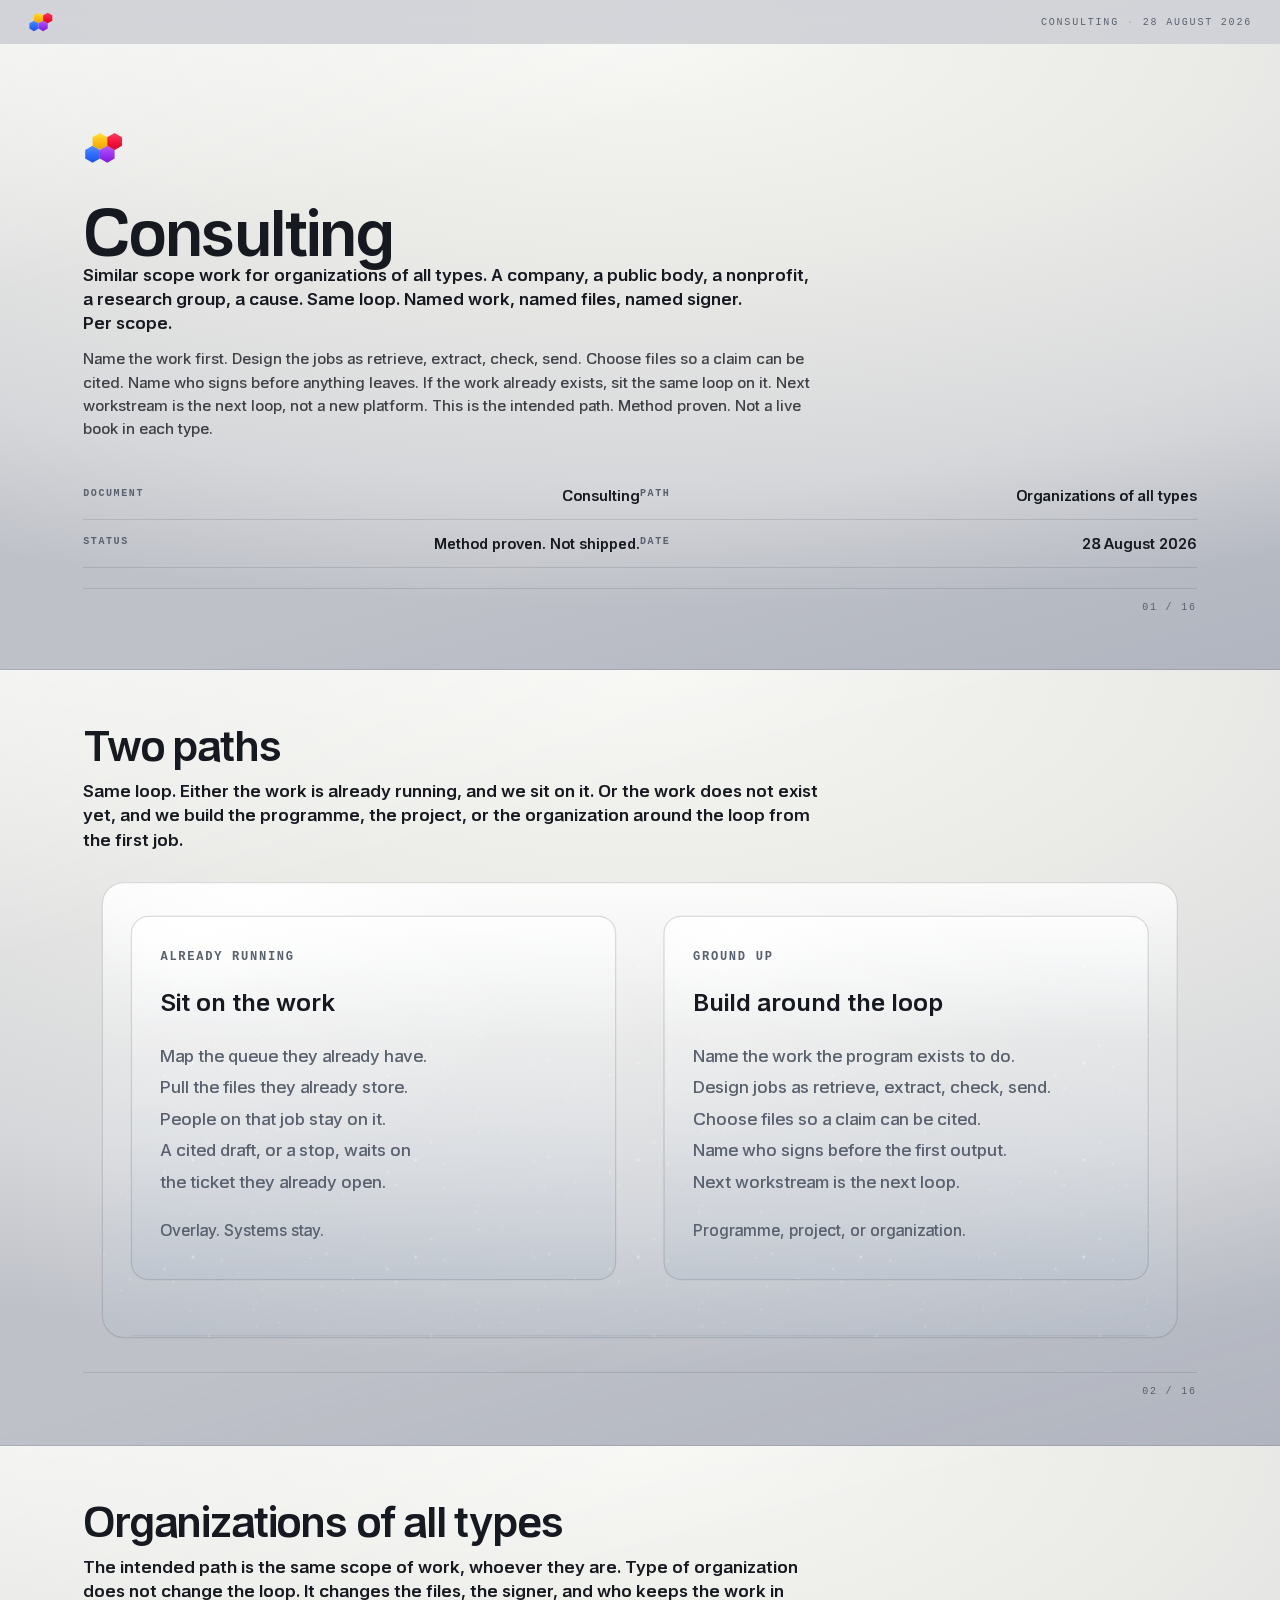
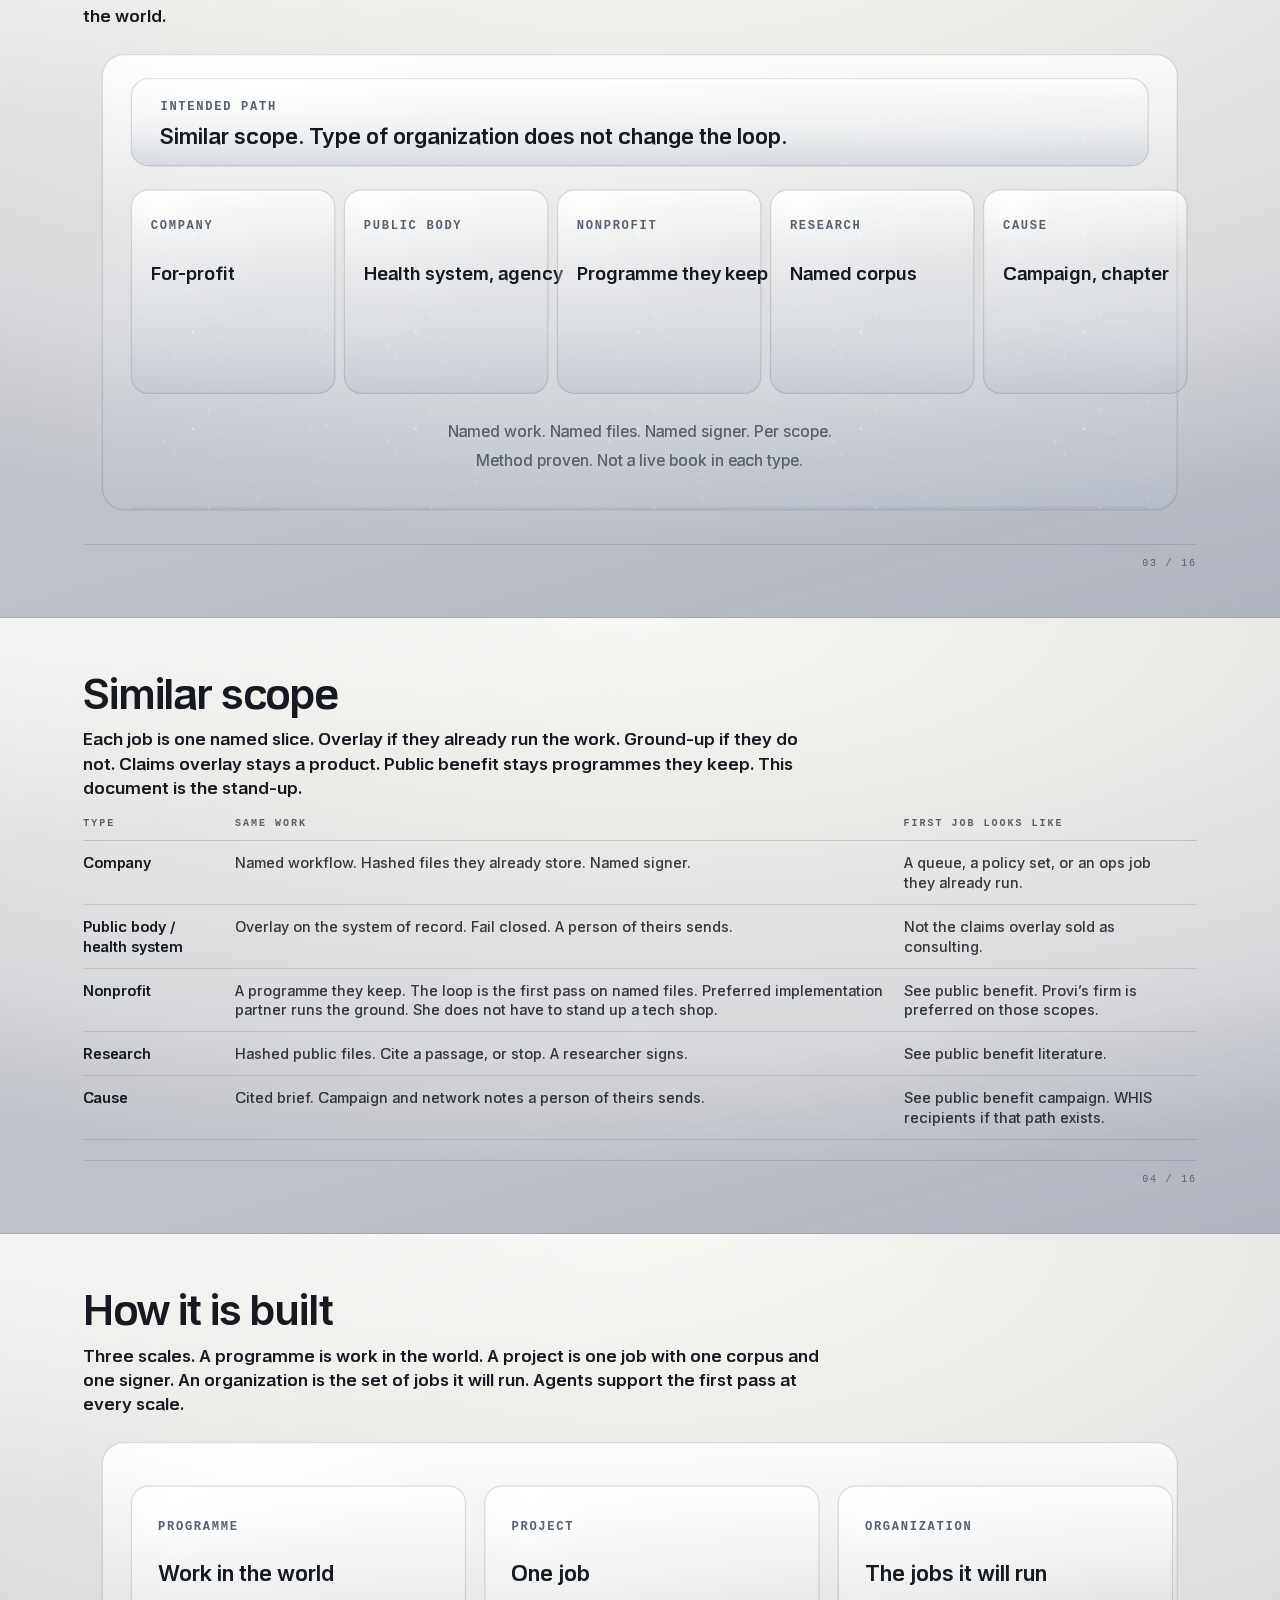
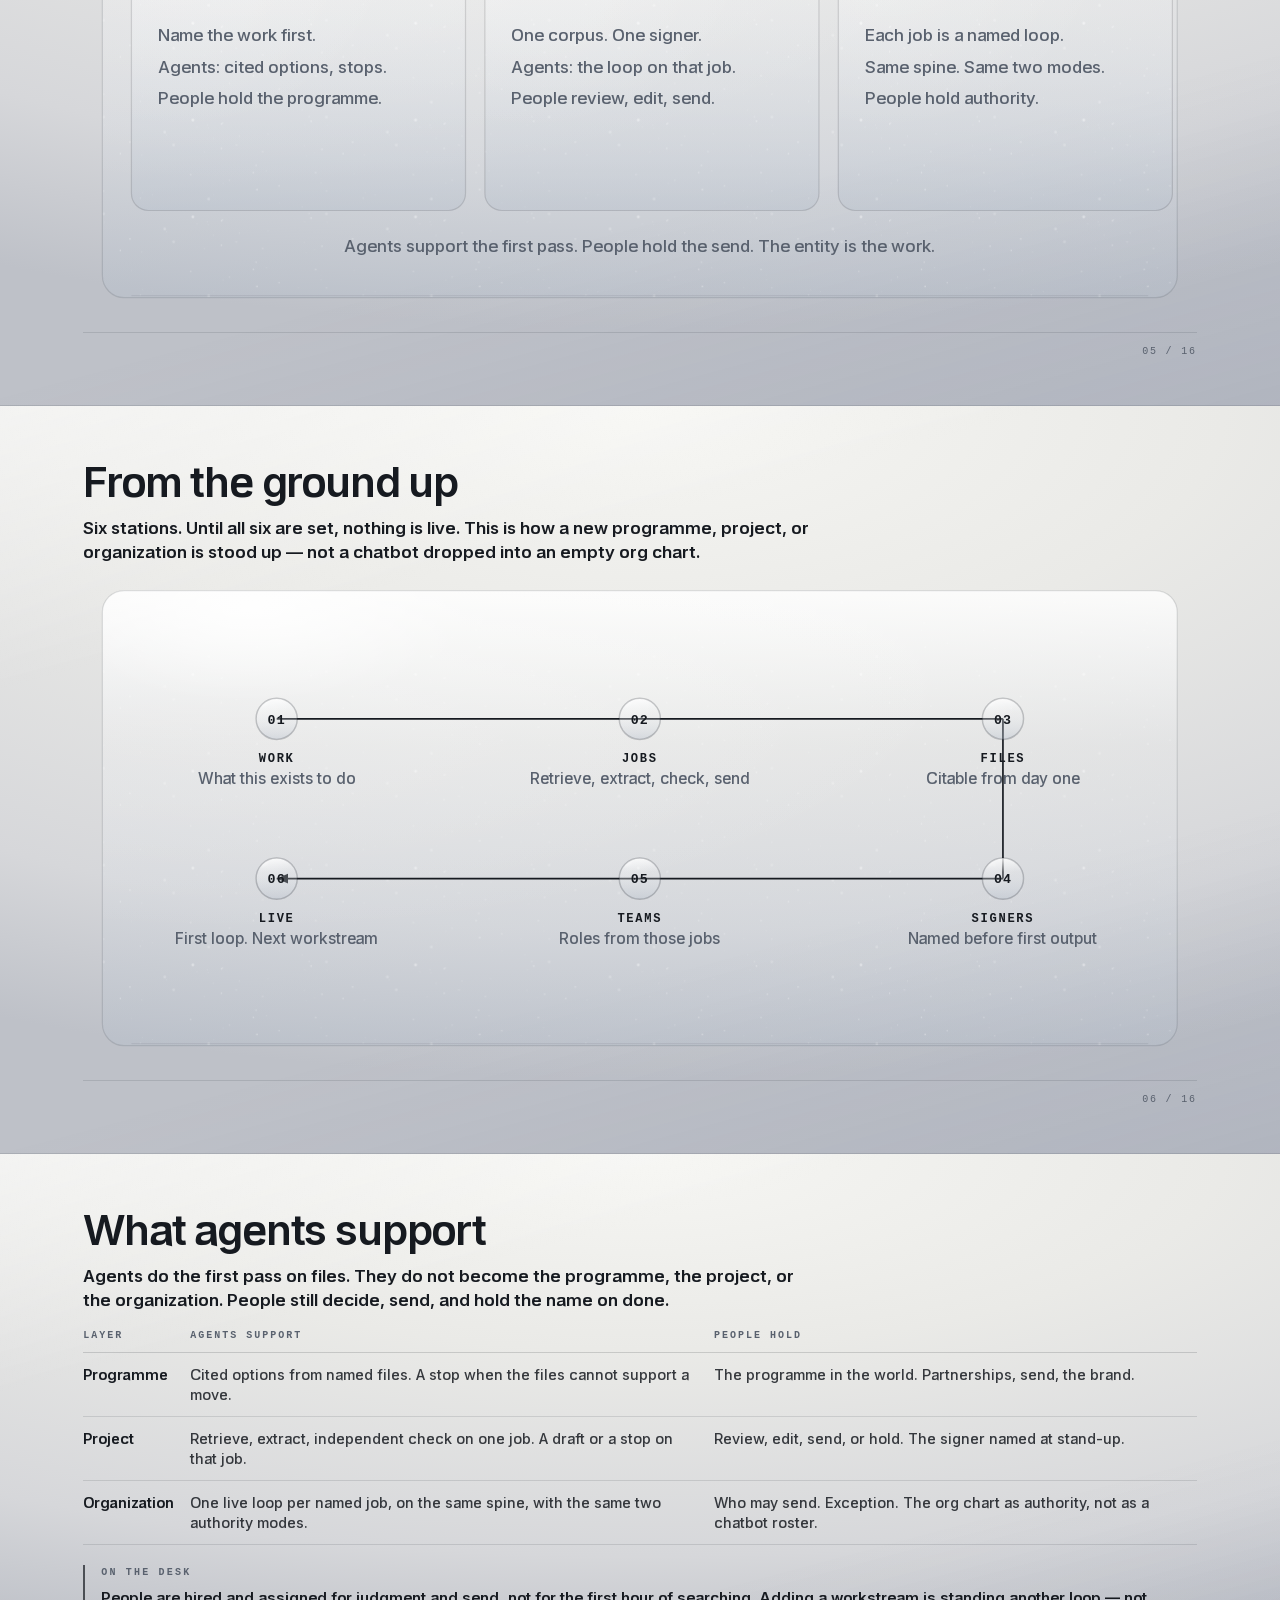
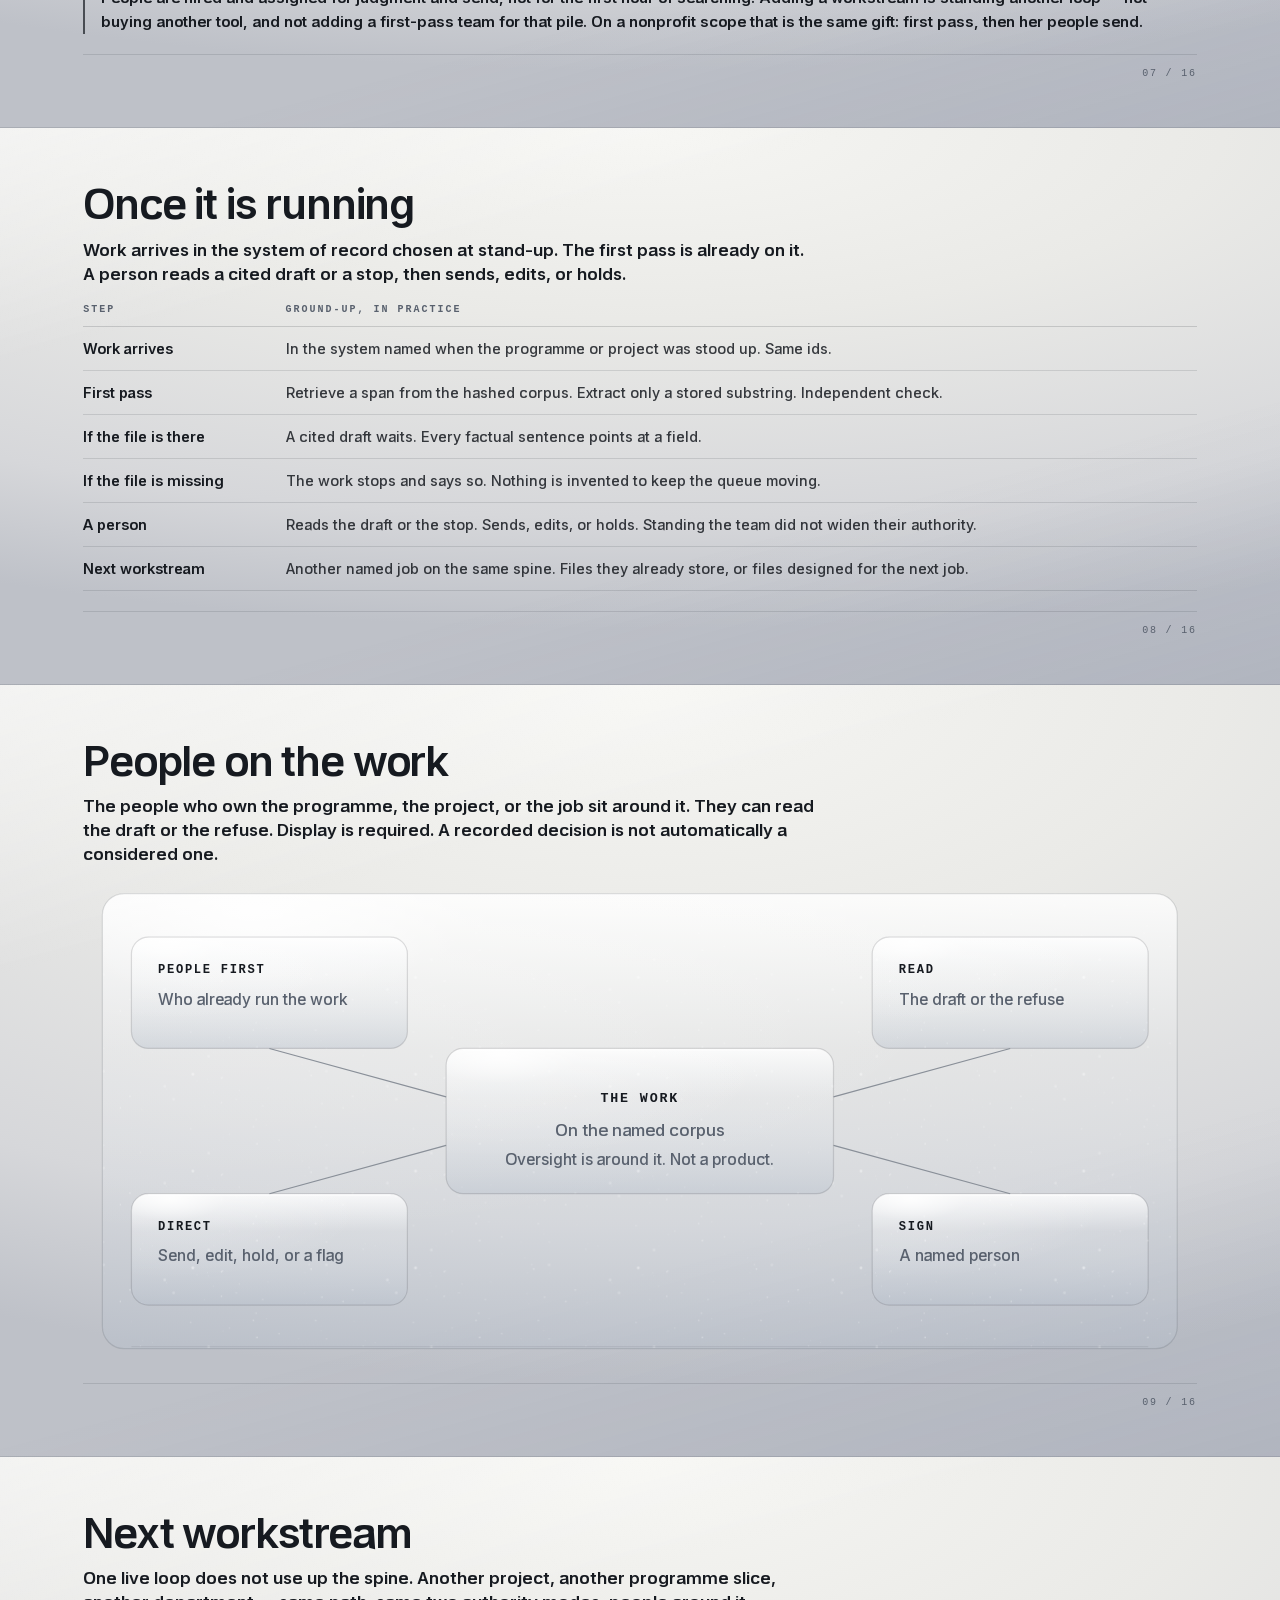
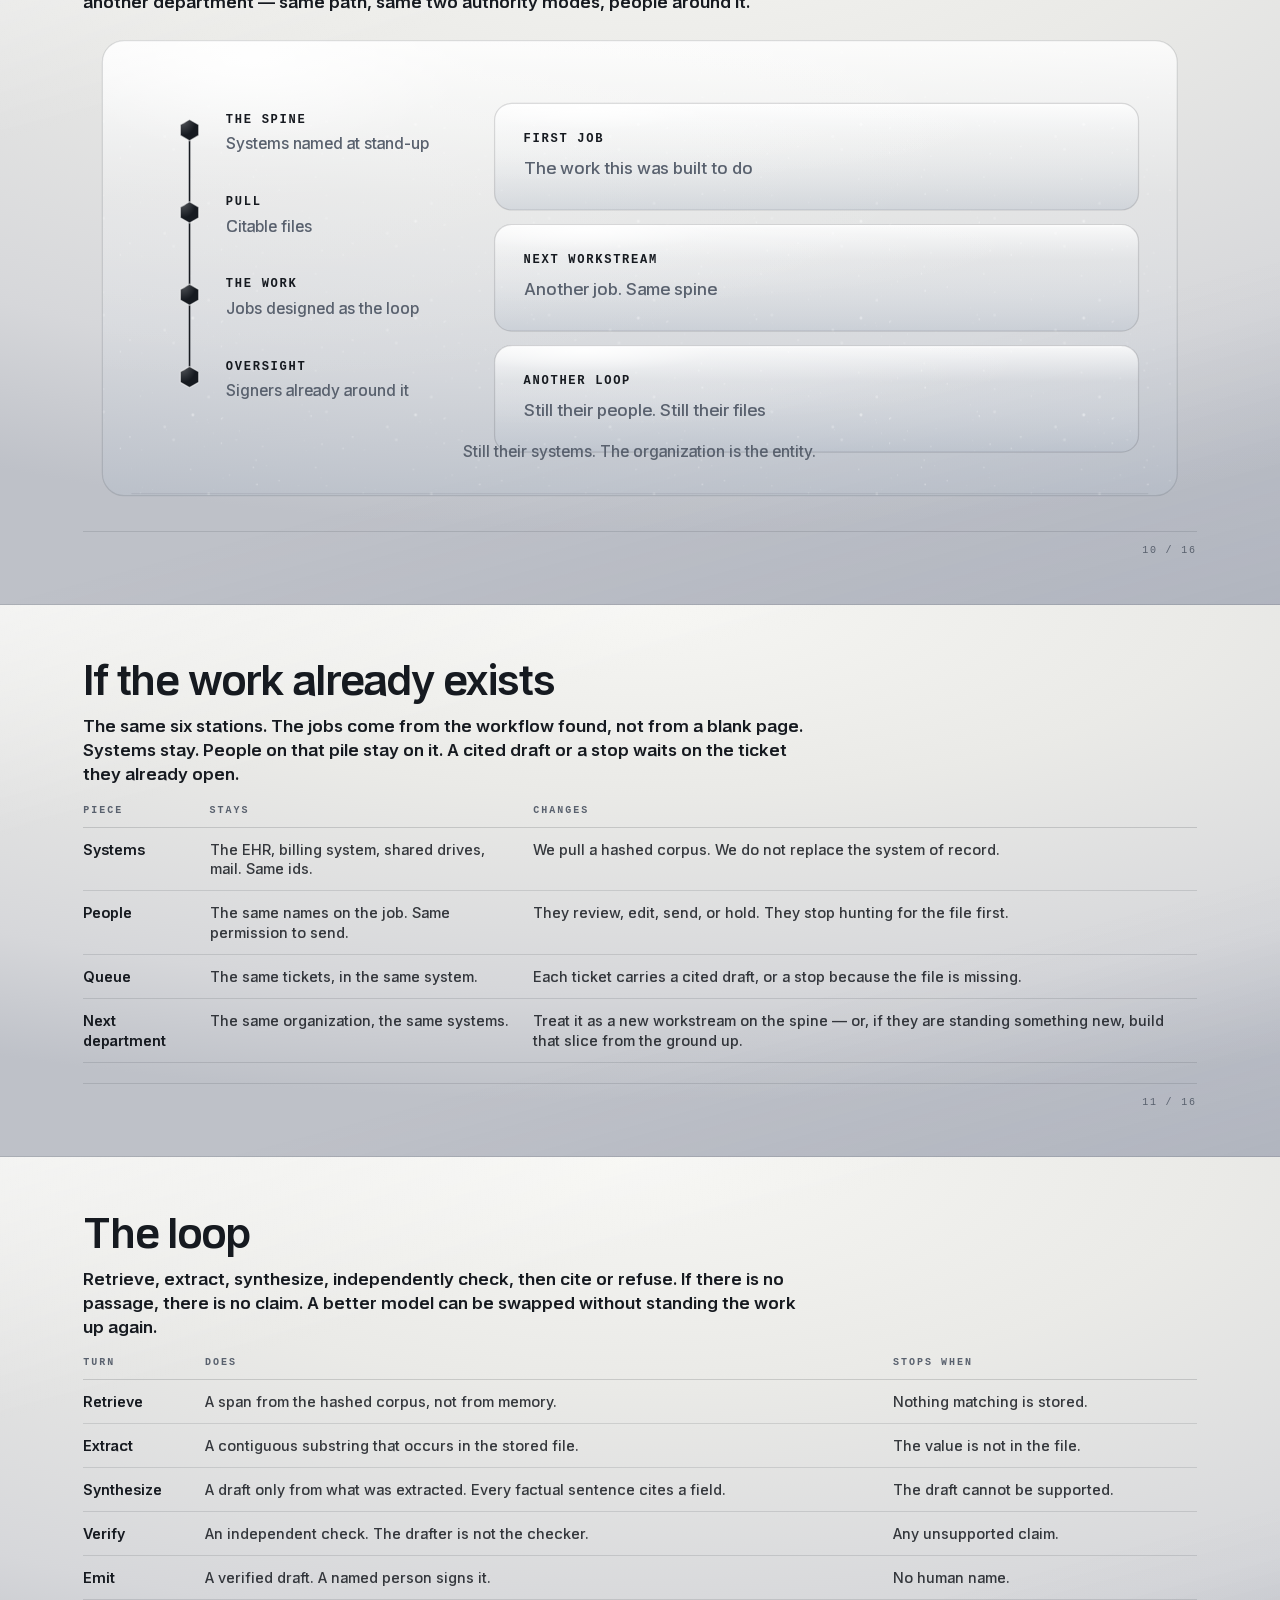
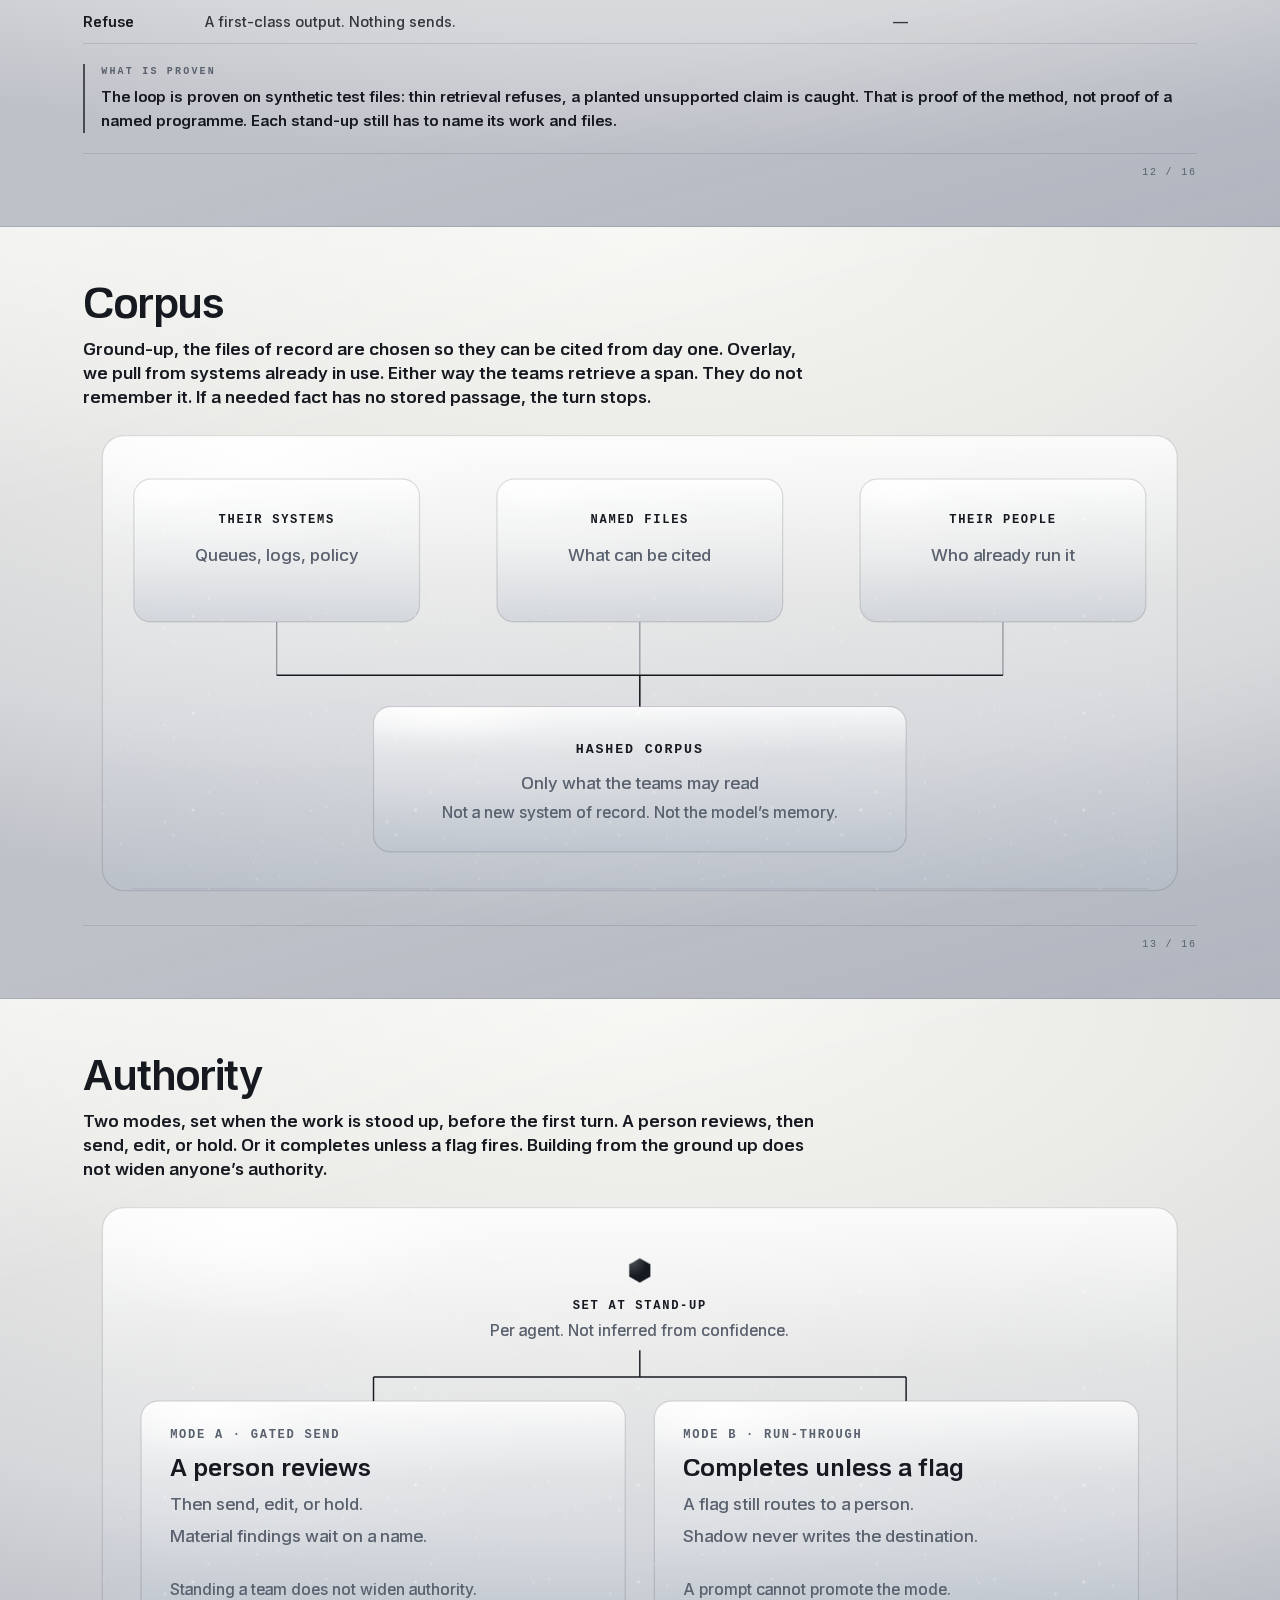
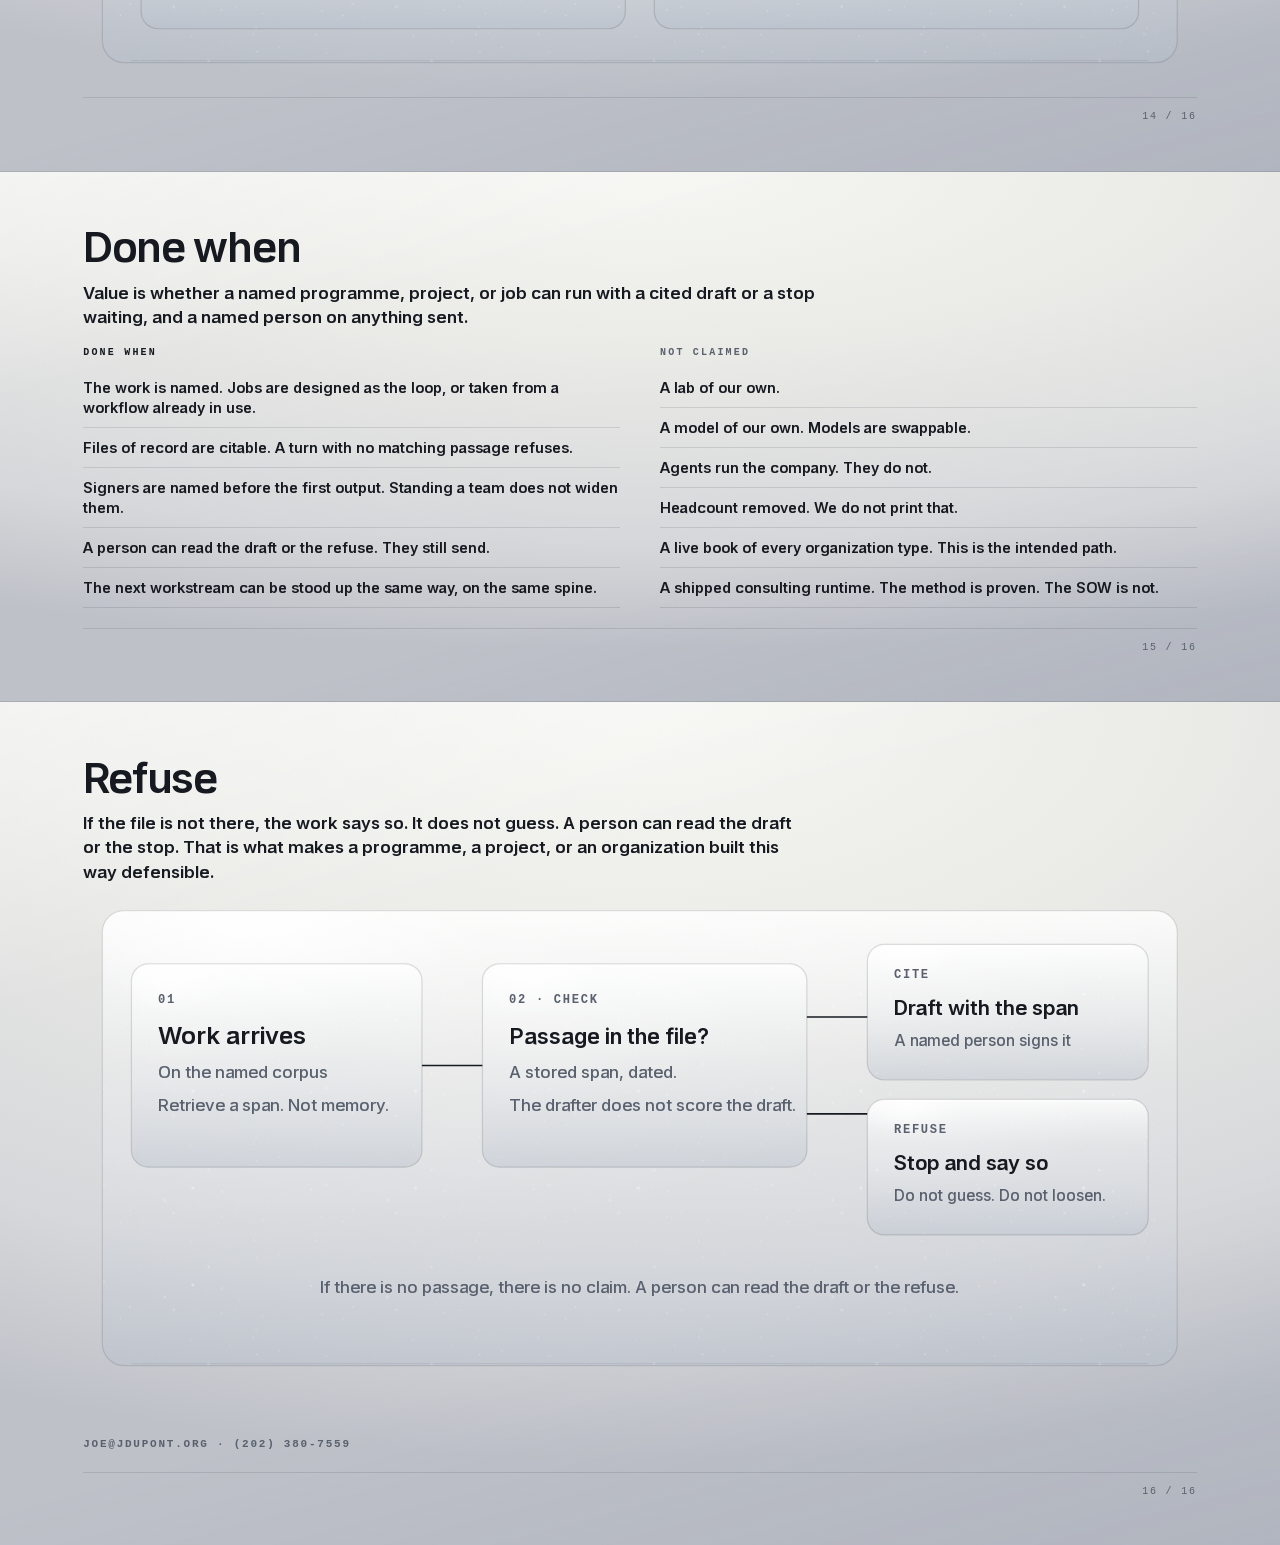
<file: s/consulting/index.html>
<!DOCTYPE html><html lang="en"><head><meta name="twitter:card" content="summary_large_image"><meta property="og:title" content="Consulting"><meta property="og:description" content="Similar scope work for organizations of all types. Overlay or ground-up."><meta property="og:url" content="https://jddupont.github.io/s/consulting"><meta property="og:image" content="https://jddupont.github.io/og.jpg"><meta charSet="utf-8"/><meta name="viewport" content="width=device-width, initial-scale=1"/><link rel="stylesheet" href="/assets/styles-F9PfRy3r.css" data-precedence="default"/><title>Consulting</title><meta name="theme-color" content="#C7C9CF"/><meta name="robots" content="noindex, nofollow"/><meta name="description" content="Similar scope work for organizations of all types. Overlay or ground-up."/><link rel="icon" type="image/svg+xml" href="/favicon.svg"/></head><body class="metal-wash min-h-dvh font-sans text-ink antialiased"><div class="share-root metal-wash"><header class="no-print sticky top-0 z-20 flex items-center justify-between gap-3 bg-ground/75 px-4 py-3 backdrop-blur-md md:px-7"><span class="flex items-center" aria-hidden="true"><svg xmlns="http://www.w3.org/2000/svg" viewBox="13.8 17.9 36.5 28.3" class="overflow-visible h-5 w-auto" aria-hidden="false" role="img"><defs><linearGradient id="share-mark-bl" x1="0" y1="30.13" x2="0" y2="45.13" gradientUnits="userSpaceOnUse"><stop offset="0" stop-color="#508fff"></stop><stop offset="0.5" stop-color="#2E6DFF"></stop><stop offset="1" stop-color="#1453e5"></stop></linearGradient><linearGradient id="share-mark-tl" x1="0" y1="18.88" x2="0" y2="33.88" gradientUnits="userSpaceOnUse"><stop offset="0" stop-color="#ffe034"></stop><stop offset="0.5" stop-color="#FFBE12"></stop><stop offset="1" stop-color="#e5a400"></stop></linearGradient><linearGradient id="share-mark-br" x1="0" y1="30.13" x2="0" y2="45.13" gradientUnits="userSpaceOnUse"><stop offset="0" stop-color="#bd56ff"></stop><stop offset="0.5" stop-color="#9B34F0"></stop><stop offset="1" stop-color="#811ad6"></stop></linearGradient><linearGradient id="share-mark-tr" x1="0" y1="18.88" x2="0" y2="33.88" gradientUnits="userSpaceOnUse"><stop offset="0" stop-color="#ff3861"></stop><stop offset="0.5" stop-color="#F5163F"></stop><stop offset="1" stop-color="#db0025"></stop></linearGradient></defs><path d="M22.26 30.13L28.75 33.88L28.75 41.38L22.26 45.13L15.76 41.38L15.76 33.88Z" fill="url(#share-mark-bl)"></path><path d="M28.75 18.88L35.25 22.63L35.25 30.13L28.75 33.88L22.26 30.13L22.26 22.63Z" fill="url(#share-mark-tl)"></path><path d="M35.25 30.13L41.74 33.88L41.74 41.38L35.25 45.13L28.75 41.38L28.75 33.88Z" fill="url(#share-mark-br)"></path><path d="M41.74 18.88L48.24 22.63L48.24 30.13L41.74 33.88L35.25 30.13L35.25 22.63Z" fill="url(#share-mark-tr)"></path></svg></span><p class="font-mono text-[10px] uppercase tracking-[0.18em] text-muted">Consulting<span class="mx-2 text-ink/25">·</span>28 August 2026</p></header><section class="share-page relative"><article class="relative flex h-full w-full flex-col overflow-x-hidden overflow-y-auto metal-wash text-ink px-[6.5%] pb-[4.2%] pt-[5%]"><div class="relative z-10 flex min-h-0 flex-1 flex-col"><div class="flex h-full flex-col pt-6"><svg xmlns="http://www.w3.org/2000/svg" viewBox="13.8 17.9 36.5 28.3" class="overflow-visible mb-8 h-8 w-auto self-start" aria-hidden="false" role="img"><defs><linearGradient id="consulting-cover-bl" x1="0" y1="30.13" x2="0" y2="45.13" gradientUnits="userSpaceOnUse"><stop offset="0" stop-color="#508fff"></stop><stop offset="0.5" stop-color="#2E6DFF"></stop><stop offset="1" stop-color="#1453e5"></stop></linearGradient><linearGradient id="consulting-cover-tl" x1="0" y1="18.88" x2="0" y2="33.88" gradientUnits="userSpaceOnUse"><stop offset="0" stop-color="#ffe034"></stop><stop offset="0.5" stop-color="#FFBE12"></stop><stop offset="1" stop-color="#e5a400"></stop></linearGradient><linearGradient id="consulting-cover-br" x1="0" y1="30.13" x2="0" y2="45.13" gradientUnits="userSpaceOnUse"><stop offset="0" stop-color="#bd56ff"></stop><stop offset="0.5" stop-color="#9B34F0"></stop><stop offset="1" stop-color="#811ad6"></stop></linearGradient><linearGradient id="consulting-cover-tr" x1="0" y1="18.88" x2="0" y2="33.88" gradientUnits="userSpaceOnUse"><stop offset="0" stop-color="#ff3861"></stop><stop offset="0.5" stop-color="#F5163F"></stop><stop offset="1" stop-color="#db0025"></stop></linearGradient></defs><path d="M22.26 30.13L28.75 33.88L28.75 41.38L22.26 45.13L15.76 41.38L15.76 33.88Z" fill="url(#consulting-cover-bl)"></path><path d="M28.75 18.88L35.25 22.63L35.25 30.13L28.75 33.88L22.26 30.13L22.26 22.63Z" fill="url(#consulting-cover-tl)"></path><path d="M35.25 30.13L41.74 33.88L41.74 41.38L35.25 45.13L28.75 41.38L28.75 33.88Z" fill="url(#consulting-cover-br)"></path><path d="M41.74 18.88L48.24 22.63L48.24 30.13L41.74 33.88L35.25 30.13L35.25 22.63Z" fill="url(#consulting-cover-tr)"></path></svg><h1 class="mt-2 max-w-[18ch] text-balance font-sans text-[clamp(36px,5.2vw,64px)] font-semibold leading-[0.92] tracking-[-0.03em] text-ink">Consulting</h1><p class="max-w-[46rem] text-pretty text-[17px] font-semibold leading-[1.42] text-ink">Similar scope work for organizations of all types. A company, a public body, a nonprofit, a research group, a cause. Same loop. Named work, named files, named signer. Per scope.</p><p class="mt-3 max-w-[46rem] text-pretty text-[15px] font-medium leading-[1.55] text-ink/80">Name the work first. Design the jobs as retrieve, extract, check, send. Choose files so a claim can be cited. Name who signs before anything leaves. If the work already exists, sit the same loop on it. Next workstream is the next loop, not a new platform. This is the intended path. Method proven. Not a live book in each type.</p><dl class="mt-8 grid w-full grid-cols-1 sm:grid-cols-2 print:grid-cols-2"><div class="glass-row flex justify-between gap-4 py-3.5"><dt class="shrink-0 font-mono text-[10px] font-semibold uppercase tracking-[0.16em] text-muted">Document</dt><dd class="text-right text-[14.5px] font-semibold leading-snug text-ink">Consulting</dd></div><div class="glass-row flex justify-between gap-4 py-3.5"><dt class="shrink-0 font-mono text-[10px] font-semibold uppercase tracking-[0.16em] text-muted">Path</dt><dd class="text-right text-[14.5px] font-semibold leading-snug text-ink">Organizations of all types</dd></div><div class="glass-row flex justify-between gap-4 py-3.5"><dt class="shrink-0 font-mono text-[10px] font-semibold uppercase tracking-[0.16em] text-muted">Status</dt><dd class="text-right text-[14.5px] font-semibold leading-snug text-ink">Method proven. Not shipped.</dd></div><div class="glass-row flex justify-between gap-4 py-3.5"><dt class="shrink-0 font-mono text-[10px] font-semibold uppercase tracking-[0.16em] text-muted">Date</dt><dd class="text-right text-[14.5px] font-semibold leading-snug text-ink">28 August 2026</dd></div></dl></div></div><footer class="relative z-10 mt-5 flex items-baseline justify-end pt-3 shadow-[inset_0_1px_0_rgba(22,26,32,0.12)]"><span class="font-mono text-[10px] uppercase tracking-[0.18em] text-muted">01<!-- --> / <!-- -->16</span></footer></article></section><section class="share-page relative"><article class="relative flex h-full w-full flex-col overflow-x-hidden overflow-y-auto metal-wash text-ink px-[6.5%] pb-[3.6%] pt-[4.2%]"><div class="relative z-10 flex min-h-0 flex-1 flex-col"><div class="mb-3"><h2 class="max-w-[28ch] text-balance font-sans text-[clamp(28px,3.4vw,42px)] font-semibold leading-[1.04] tracking-[-0.028em] text-ink">Two paths</h2></div><p class="max-w-[46rem] text-pretty text-[17px] font-semibold leading-[1.42] text-ink">Same loop. Either the work is already running, and we sit on it. Or the work does not exist yet, and we build the programme, the project, or the organization around the loop from the first job.</p><div class="mt-4 min-h-0 flex-1"><div class="diagram-scroll"><svg viewBox="0 0 920 400" class="diagram-svg h-full w-full" role="img" aria-label="Two ways to stand the loop"><defs><linearGradient id="_R_1kad6_-glass" x1="0" y1="0" x2="0" y2="1"><stop offset="0" stop-color="#ffffff" stop-opacity="0.82"></stop><stop offset="0.34" stop-color="#f4f6f8" stop-opacity="0.18"></stop><stop offset="1" stop-color="#b7c0cc" stop-opacity="0.42"></stop></linearGradient><radialGradient id="_R_1kad6_-spec" cx="14%" cy="4%" r="72%"><stop offset="0" stop-color="#ffffff" stop-opacity="0.88"></stop><stop offset="0.28" stop-color="#ffffff" stop-opacity="0.22"></stop><stop offset="1" stop-color="#ffffff" stop-opacity="0"></stop></radialGradient><linearGradient id="_R_1kad6_-sheen" x1="0" y1="0" x2="1" y2="0"><stop offset="0" stop-color="#ffffff" stop-opacity="0"></stop><stop offset="0.45" stop-color="#ffffff" stop-opacity="0.42"></stop><stop offset="1" stop-color="#ffffff" stop-opacity="0"></stop></linearGradient><pattern id="_R_1kad6_-particles" patternUnits="userSpaceOnUse" width="184" height="80"><circle cx="115.594409575497" cy="53.58336320779443" r="0.3" fill="#ffffff" opacity="0.4180308661600719"></circle><circle cx="13.40361655382608" cy="25.47105224126533" r="0.58" fill="#ffffff" opacity="0.4093730224992023"></circle><circle cx="17.528242685612405" cy="5.7281813424677495" r="0.3" fill="#ffffff" opacity="0.3024282640881968"></circle><circle cx="103.81633405751379" cy="66.57674114526098" r="1.15" fill="#ffffff" opacity="0.21361859369725855"></circle><circle cx="90.75760484615229" cy="1.3324562093859802" r="1.15" fill="#ffffff" opacity="0.4129935785816021"></circle><circle cx="12.48776665166382" cy="52.99744109297052" r="0.3" fill="#ffffff" opacity="0.40786771506437464"></circle><circle cx="125.92477646373436" cy="21.616533036165187" r="0.3" fill="#ffffff" opacity="0.2838465016446293"></circle><circle cx="4.412288224516571" cy="2.316604108697085" r="0.58" fill="#ffffff" opacity="0.44088005421724175"></circle><circle cx="103.40325343953597" cy="8.035025339589932" r="0.3" fill="#ffffff" opacity="0.38883042293080616"></circle><circle cx="115.22631894947324" cy="3.801123389881627" r="0.58" fill="#ffffff" opacity="0.2708120778439623"></circle><circle cx="129.12055152706827" cy="14.395441494134927" r="0.3" fill="#ffffff" opacity="0.29313238368049843"></circle><circle cx="8.643950991632394" cy="44.73231146332449" r="0.3" fill="#ffffff" opacity="0.42104449331809046"></circle><circle cx="8.00897727907122" cy="44.73092580434444" r="0.58" fill="#ffffff" opacity="0.2525526087230782"></circle><circle cx="17.152484749049172" cy="59.91790316063813" r="0.58" fill="#ffffff" opacity="0.23486967316589769"></circle><circle cx="181.0759690017793" cy="72.96130995869697" r="0.3" fill="#ffffff" opacity="0.3752849146794923"></circle><circle cx="7.338903981884431" cy="28.243140665927502" r="0.3" fill="#ffffff" opacity="0.2590952493339289"></circle><circle cx="94.08653583288498" cy="7.133801433785726" r="0.3" fill="#ffffff" opacity="0.403524630443903"></circle><circle cx="183.16868295481834" cy="5.241052883323772" r="0.3" fill="#ffffff" opacity="0.3458192632560708"></circle><circle cx="88.94643599956596" cy="46.412975958740795" r="0.58" fill="#ffffff" opacity="0.27729147021532596"></circle><circle cx="182.77689192014603" cy="22.270652997433512" r="0.3" fill="#ffffff" opacity="0.46618341753547243"></circle><circle cx="67.48390422923673" cy="11.294948165907964" r="1.15" fill="#ffffff" opacity="0.22632952058982547"></circle><circle cx="151.66608761235423" cy="43.449782972899165" r="0.3" fill="#ffffff" opacity="0.46943819194540304"></circle><circle cx="47.45686133925657" cy="65.8558821239769" r="0.58" fill="#ffffff" opacity="0.22778961314251164"></circle><circle cx="0.015199586756154702" cy="31.069328091605254" r="0.3" fill="#ffffff" opacity="0.397592915351313"></circle><circle cx="142.94002632747407" cy="38.70542863323606" r="0.58" fill="#ffffff" opacity="0.3181713291621634"></circle><circle cx="143.6981707064892" cy="58.76307128871002" r="0.58" fill="#ffffff" opacity="0.48440050404723756"></circle><circle cx="161.95870598124282" cy="55.63975075988087" r="0.58" fill="#ffffff" opacity="0.29694564721404837"></circle><circle cx="100.38429905305816" cy="27.35399336896557" r="0.3" fill="#ffffff" opacity="0.4022223704970546"></circle><circle cx="114.39439322165883" cy="4.594294095688636" r="0.58" fill="#ffffff" opacity="0.3714486984775629"></circle><circle cx="74.83134553340793" cy="21.923643472568898" r="1.15" fill="#ffffff" opacity="0.1978297767033008"></circle><circle cx="2.736757756553943" cy="78.55983234874897" r="0.58" fill="#ffffff" opacity="0.2261523850197682"></circle><circle cx="12.520132391024442" cy="49.50656345556796" r="0.3" fill="#ffffff" opacity="0.18191503414973387"></circle><circle cx="57.35331659454541" cy="63.12695848901149" r="0.3" fill="#ffffff" opacity="0.3319654590226549"></circle><circle cx="120.93659427060587" cy="51.017350466464336" r="0.58" fill="#ffffff" opacity="0.23936854325205487"></circle><circle cx="68.7870131194531" cy="13.621521151448377" r="0.3" fill="#ffffff" opacity="0.3757672003171254"></circle><circle cx="161.99345384258473" cy="69.55597057452238" r="0.3" fill="#ffffff" opacity="0.20392199645001535"></circle><circle cx="30.84399327954463" cy="29.128282307241243" r="0.58" fill="#ffffff" opacity="0.38189085150225593"></circle><circle cx="107.98700149542978" cy="63.275710299273825" r="0.3" fill="#ffffff" opacity="0.22903492823663862"></circle><circle cx="102.84456666505176" cy="5.492147619599546" r="0.3" fill="#ffffff" opacity="0.3974474075424706"></circle><circle cx="107.46604764622919" cy="16.462082684255243" r="0.3" fill="#ffffff" opacity="0.45468992964117316"></circle><circle cx="39.856282859973746" cy="45.45479459942076" r="0.3" fill="#ffffff" opacity="0.22353794053361656"></circle><circle cx="152.7018968317201" cy="12.51306553022613" r="0.3" fill="#ffffff" opacity="0.39831966277133657"></circle><circle cx="129.1096600150269" cy="14.80690111164325" r="0.3" fill="#ffffff" opacity="0.3712747260794392"></circle><circle cx="148.45618809594595" cy="27.457968940705978" r="0.58" fill="#ffffff" opacity="0.2707902222083836"></circle><circle cx="114.3314610581526" cy="24.72434972632879" r="0.58" fill="#ffffff" opacity="0.36529599373475463"></circle><circle cx="48.57962589365413" cy="30.335823758661668" r="0.3" fill="#ffffff" opacity="0.4851568110311203"></circle><circle cx="48.98891766787922" cy="61.190975672188664" r="0.3" fill="#ffffff" opacity="0.2510272152493835"></circle><circle cx="126.85538863337383" cy="21.963809180056586" r="0.58" fill="#ffffff" opacity="0.19985178975381507"></circle><circle cx="178.06350645891555" cy="59.718719562384635" r="0.3" fill="#ffffff" opacity="0.23382231319966834"></circle><circle cx="38.75794769393185" cy="19.489953005448893" r="0.58" fill="#ffffff" opacity="0.4449974176497187"></circle><circle cx="17.100331597542542" cy="78.8144173467599" r="1.15" fill="#ffffff" opacity="0.18046766125618838"></circle><circle cx="140.69653772781442" cy="44.65634407692419" r="0.58" fill="#ffffff" opacity="0.3994201307461691"></circle></pattern></defs><g class="glass-ground"><rect x="16" y="12" width="888" height="376" rx="18" fill="url(#_R_1kad6_-glass)"></rect><rect x="16" y="12" width="888" height="376" rx="18" fill="url(#_R_1kad6_-spec)"></rect><rect class="particles" x="16" y="12" width="888" height="376" rx="18" fill="url(#_R_1kad6_-particles)"></rect><rect x="16" y="12" width="888" height="376" rx="18" fill="none" stroke="#161A20" stroke-opacity="0.12" stroke-width="1"></rect><path d="M40 13.4 H880" stroke="url(#_R_1kad6_-sheen)" stroke-width="1.6"></path><path d="M40 386.4 H880" stroke="#161A20" stroke-opacity="0.07" stroke-width="1"></path></g><g><rect x="40" y="40" width="400" height="300" rx="14" fill="url(#_R_1kad6_-glass)"></rect><rect x="40" y="40" width="400" height="300" rx="14" fill="url(#_R_1kad6_-spec)"></rect><rect class="particles" x="40" y="40" width="400" height="300" rx="14" fill="url(#_R_1kad6_-particles)" opacity="0.55"></rect><rect x="40" y="40" width="400" height="300" rx="14" fill="none" stroke="#161A20" stroke-opacity="0.14" stroke-width="1"></rect><path d="M54 41.1 H426" stroke="#fff" stroke-opacity="0.55" stroke-width="1.2"></path></g><text x="64" y="76" text-anchor="start" fill="#59616E" font-family="ui-monospace, SF Mono, Cascadia Code, Consolas, monospace" font-size="10" font-weight="600" letter-spacing="0.14em" style="text-transform:uppercase">Already running</text><text x="64" y="118" text-anchor="start" fill="#161A20" font-family="Keystone Sans, Inter, system-ui, sans-serif" font-size="20" font-weight="600">Sit on the work</text><text x="64" y="160" text-anchor="start" fill="#59616E" font-family="Keystone Sans, Inter, system-ui, sans-serif" font-size="14" font-weight="500">Map the queue they already have.</text><text x="64" y="186" text-anchor="start" fill="#59616E" font-family="Keystone Sans, Inter, system-ui, sans-serif" font-size="14" font-weight="500">Pull the files they already store.</text><text x="64" y="212" text-anchor="start" fill="#59616E" font-family="Keystone Sans, Inter, system-ui, sans-serif" font-size="14" font-weight="500">People on that job stay on it.</text><text x="64" y="238" text-anchor="start" fill="#59616E" font-family="Keystone Sans, Inter, system-ui, sans-serif" font-size="14" font-weight="500">A cited draft, or a stop, waits on</text><text x="64" y="264" text-anchor="start" fill="#59616E" font-family="Keystone Sans, Inter, system-ui, sans-serif" font-size="14" font-weight="500">the ticket they already open.</text><text x="64" y="304" text-anchor="start" fill="#59616E" font-family="Keystone Sans, Inter, system-ui, sans-serif" font-size="13" font-weight="500">Overlay. Systems stay.</text><g><rect x="480" y="40" width="400" height="300" rx="14" fill="url(#_R_1kad6_-glass)"></rect><rect x="480" y="40" width="400" height="300" rx="14" fill="url(#_R_1kad6_-spec)"></rect><rect class="particles" x="480" y="40" width="400" height="300" rx="14" fill="url(#_R_1kad6_-particles)" opacity="0.55"></rect><rect x="480" y="40" width="400" height="300" rx="14" fill="none" stroke="#161A20" stroke-opacity="0.14" stroke-width="1"></rect><path d="M494 41.1 H866" stroke="#fff" stroke-opacity="0.55" stroke-width="1.2"></path></g><text x="504" y="76" text-anchor="start" fill="#59616E" font-family="ui-monospace, SF Mono, Cascadia Code, Consolas, monospace" font-size="10" font-weight="600" letter-spacing="0.14em" style="text-transform:uppercase">Ground up</text><text x="504" y="118" text-anchor="start" fill="#161A20" font-family="Keystone Sans, Inter, system-ui, sans-serif" font-size="20" font-weight="600">Build around the loop</text><text x="504" y="160" text-anchor="start" fill="#59616E" font-family="Keystone Sans, Inter, system-ui, sans-serif" font-size="14" font-weight="500">Name the work the program exists to do.</text><text x="504" y="186" text-anchor="start" fill="#59616E" font-family="Keystone Sans, Inter, system-ui, sans-serif" font-size="14" font-weight="500">Design jobs as retrieve, extract, check, send.</text><text x="504" y="212" text-anchor="start" fill="#59616E" font-family="Keystone Sans, Inter, system-ui, sans-serif" font-size="14" font-weight="500">Choose files so a claim can be cited.</text><text x="504" y="238" text-anchor="start" fill="#59616E" font-family="Keystone Sans, Inter, system-ui, sans-serif" font-size="14" font-weight="500">Name who signs before the first output.</text><text x="504" y="264" text-anchor="start" fill="#59616E" font-family="Keystone Sans, Inter, system-ui, sans-serif" font-size="14" font-weight="500">Next workstream is the next loop.</text><text x="504" y="304" text-anchor="start" fill="#59616E" font-family="Keystone Sans, Inter, system-ui, sans-serif" font-size="13" font-weight="500">Programme, project, or organization.</text></svg><p class="diagram-hint">Swipe the drawing</p></div></div></div><footer class="relative z-10 mt-5 flex items-baseline justify-end pt-3 shadow-[inset_0_1px_0_rgba(22,26,32,0.12)]"><span class="font-mono text-[10px] uppercase tracking-[0.18em] text-muted">02<!-- --> / <!-- -->16</span></footer></article></section><section class="share-page relative"><article class="relative flex h-full w-full flex-col overflow-x-hidden overflow-y-auto metal-wash text-ink px-[6.5%] pb-[3.6%] pt-[4.2%]"><div class="relative z-10 flex min-h-0 flex-1 flex-col"><div class="mb-3"><h2 class="max-w-[28ch] text-balance font-sans text-[clamp(28px,3.4vw,42px)] font-semibold leading-[1.04] tracking-[-0.028em] text-ink">Organizations of all types</h2></div><p class="max-w-[46rem] text-pretty text-[17px] font-semibold leading-[1.42] text-ink">The intended path is the same scope of work, whoever they are. Type of organization does not change the loop. It changes the files, the signer, and who keeps the work in the world.</p><div class="mt-3 min-h-0 flex-1"><div class="diagram-scroll"><svg viewBox="0 0 920 400" class="diagram-svg h-full w-full" role="img" aria-label="Same scope work for organizations of all types"><defs><linearGradient id="_R_1ked6_-glass" x1="0" y1="0" x2="0" y2="1"><stop offset="0" stop-color="#ffffff" stop-opacity="0.82"></stop><stop offset="0.34" stop-color="#f4f6f8" stop-opacity="0.18"></stop><stop offset="1" stop-color="#b7c0cc" stop-opacity="0.42"></stop></linearGradient><radialGradient id="_R_1ked6_-spec" cx="14%" cy="4%" r="72%"><stop offset="0" stop-color="#ffffff" stop-opacity="0.88"></stop><stop offset="0.28" stop-color="#ffffff" stop-opacity="0.22"></stop><stop offset="1" stop-color="#ffffff" stop-opacity="0"></stop></radialGradient><linearGradient id="_R_1ked6_-sheen" x1="0" y1="0" x2="1" y2="0"><stop offset="0" stop-color="#ffffff" stop-opacity="0"></stop><stop offset="0.45" stop-color="#ffffff" stop-opacity="0.42"></stop><stop offset="1" stop-color="#ffffff" stop-opacity="0"></stop></linearGradient><pattern id="_R_1ked6_-particles" patternUnits="userSpaceOnUse" width="184" height="80"><circle cx="115.594409575497" cy="53.58336320779443" r="0.3" fill="#ffffff" opacity="0.4180308661600719"></circle><circle cx="13.40361655382608" cy="25.47105224126533" r="0.58" fill="#ffffff" opacity="0.4093730224992023"></circle><circle cx="17.528242685612405" cy="5.7281813424677495" r="0.3" fill="#ffffff" opacity="0.3024282640881968"></circle><circle cx="103.81633405751379" cy="66.57674114526098" r="1.15" fill="#ffffff" opacity="0.21361859369725855"></circle><circle cx="90.75760484615229" cy="1.3324562093859802" r="1.15" fill="#ffffff" opacity="0.4129935785816021"></circle><circle cx="12.48776665166382" cy="52.99744109297052" r="0.3" fill="#ffffff" opacity="0.40786771506437464"></circle><circle cx="125.92477646373436" cy="21.616533036165187" r="0.3" fill="#ffffff" opacity="0.2838465016446293"></circle><circle cx="4.412288224516571" cy="2.316604108697085" r="0.58" fill="#ffffff" opacity="0.44088005421724175"></circle><circle cx="103.40325343953597" cy="8.035025339589932" r="0.3" fill="#ffffff" opacity="0.38883042293080616"></circle><circle cx="115.22631894947324" cy="3.801123389881627" r="0.58" fill="#ffffff" opacity="0.2708120778439623"></circle><circle cx="129.12055152706827" cy="14.395441494134927" r="0.3" fill="#ffffff" opacity="0.29313238368049843"></circle><circle cx="8.643950991632394" cy="44.73231146332449" r="0.3" fill="#ffffff" opacity="0.42104449331809046"></circle><circle cx="8.00897727907122" cy="44.73092580434444" r="0.58" fill="#ffffff" opacity="0.2525526087230782"></circle><circle cx="17.152484749049172" cy="59.91790316063813" r="0.58" fill="#ffffff" opacity="0.23486967316589769"></circle><circle cx="181.0759690017793" cy="72.96130995869697" r="0.3" fill="#ffffff" opacity="0.3752849146794923"></circle><circle cx="7.338903981884431" cy="28.243140665927502" r="0.3" fill="#ffffff" opacity="0.2590952493339289"></circle><circle cx="94.08653583288498" cy="7.133801433785726" r="0.3" fill="#ffffff" opacity="0.403524630443903"></circle><circle cx="183.16868295481834" cy="5.241052883323772" r="0.3" fill="#ffffff" opacity="0.3458192632560708"></circle><circle cx="88.94643599956596" cy="46.412975958740795" r="0.58" fill="#ffffff" opacity="0.27729147021532596"></circle><circle cx="182.77689192014603" cy="22.270652997433512" r="0.3" fill="#ffffff" opacity="0.46618341753547243"></circle><circle cx="67.48390422923673" cy="11.294948165907964" r="1.15" fill="#ffffff" opacity="0.22632952058982547"></circle><circle cx="151.66608761235423" cy="43.449782972899165" r="0.3" fill="#ffffff" opacity="0.46943819194540304"></circle><circle cx="47.45686133925657" cy="65.8558821239769" r="0.58" fill="#ffffff" opacity="0.22778961314251164"></circle><circle cx="0.015199586756154702" cy="31.069328091605254" r="0.3" fill="#ffffff" opacity="0.397592915351313"></circle><circle cx="142.94002632747407" cy="38.70542863323606" r="0.58" fill="#ffffff" opacity="0.3181713291621634"></circle><circle cx="143.6981707064892" cy="58.76307128871002" r="0.58" fill="#ffffff" opacity="0.48440050404723756"></circle><circle cx="161.95870598124282" cy="55.63975075988087" r="0.58" fill="#ffffff" opacity="0.29694564721404837"></circle><circle cx="100.38429905305816" cy="27.35399336896557" r="0.3" fill="#ffffff" opacity="0.4022223704970546"></circle><circle cx="114.39439322165883" cy="4.594294095688636" r="0.58" fill="#ffffff" opacity="0.3714486984775629"></circle><circle cx="74.83134553340793" cy="21.923643472568898" r="1.15" fill="#ffffff" opacity="0.1978297767033008"></circle><circle cx="2.736757756553943" cy="78.55983234874897" r="0.58" fill="#ffffff" opacity="0.2261523850197682"></circle><circle cx="12.520132391024442" cy="49.50656345556796" r="0.3" fill="#ffffff" opacity="0.18191503414973387"></circle><circle cx="57.35331659454541" cy="63.12695848901149" r="0.3" fill="#ffffff" opacity="0.3319654590226549"></circle><circle cx="120.93659427060587" cy="51.017350466464336" r="0.58" fill="#ffffff" opacity="0.23936854325205487"></circle><circle cx="68.7870131194531" cy="13.621521151448377" r="0.3" fill="#ffffff" opacity="0.3757672003171254"></circle><circle cx="161.99345384258473" cy="69.55597057452238" r="0.3" fill="#ffffff" opacity="0.20392199645001535"></circle><circle cx="30.84399327954463" cy="29.128282307241243" r="0.58" fill="#ffffff" opacity="0.38189085150225593"></circle><circle cx="107.98700149542978" cy="63.275710299273825" r="0.3" fill="#ffffff" opacity="0.22903492823663862"></circle><circle cx="102.84456666505176" cy="5.492147619599546" r="0.3" fill="#ffffff" opacity="0.3974474075424706"></circle><circle cx="107.46604764622919" cy="16.462082684255243" r="0.3" fill="#ffffff" opacity="0.45468992964117316"></circle><circle cx="39.856282859973746" cy="45.45479459942076" r="0.3" fill="#ffffff" opacity="0.22353794053361656"></circle><circle cx="152.7018968317201" cy="12.51306553022613" r="0.3" fill="#ffffff" opacity="0.39831966277133657"></circle><circle cx="129.1096600150269" cy="14.80690111164325" r="0.3" fill="#ffffff" opacity="0.3712747260794392"></circle><circle cx="148.45618809594595" cy="27.457968940705978" r="0.58" fill="#ffffff" opacity="0.2707902222083836"></circle><circle cx="114.3314610581526" cy="24.72434972632879" r="0.58" fill="#ffffff" opacity="0.36529599373475463"></circle><circle cx="48.57962589365413" cy="30.335823758661668" r="0.3" fill="#ffffff" opacity="0.4851568110311203"></circle><circle cx="48.98891766787922" cy="61.190975672188664" r="0.3" fill="#ffffff" opacity="0.2510272152493835"></circle><circle cx="126.85538863337383" cy="21.963809180056586" r="0.58" fill="#ffffff" opacity="0.19985178975381507"></circle><circle cx="178.06350645891555" cy="59.718719562384635" r="0.3" fill="#ffffff" opacity="0.23382231319966834"></circle><circle cx="38.75794769393185" cy="19.489953005448893" r="0.58" fill="#ffffff" opacity="0.4449974176497187"></circle><circle cx="17.100331597542542" cy="78.8144173467599" r="1.15" fill="#ffffff" opacity="0.18046766125618838"></circle><circle cx="140.69653772781442" cy="44.65634407692419" r="0.58" fill="#ffffff" opacity="0.3994201307461691"></circle></pattern></defs><g class="glass-ground"><rect x="16" y="12" width="888" height="376" rx="18" fill="url(#_R_1ked6_-glass)"></rect><rect x="16" y="12" width="888" height="376" rx="18" fill="url(#_R_1ked6_-spec)"></rect><rect class="particles" x="16" y="12" width="888" height="376" rx="18" fill="url(#_R_1ked6_-particles)"></rect><rect x="16" y="12" width="888" height="376" rx="18" fill="none" stroke="#161A20" stroke-opacity="0.12" stroke-width="1"></rect><path d="M40 13.4 H880" stroke="url(#_R_1ked6_-sheen)" stroke-width="1.6"></path><path d="M40 386.4 H880" stroke="#161A20" stroke-opacity="0.07" stroke-width="1"></path></g><g><rect x="40" y="32" width="840" height="72" rx="14" fill="url(#_R_1ked6_-glass)"></rect><rect x="40" y="32" width="840" height="72" rx="14" fill="url(#_R_1ked6_-spec)"></rect><rect class="particles" x="40" y="32" width="840" height="72" rx="14" fill="url(#_R_1ked6_-particles)" opacity="0.55"></rect><rect x="40" y="32" width="840" height="72" rx="14" fill="none" stroke="#161A20" stroke-opacity="0.14" stroke-width="1"></rect><path d="M54 33.1 H866" stroke="#fff" stroke-opacity="0.55" stroke-width="1.2"></path></g><text x="64" y="58" text-anchor="start" fill="#59616E" font-family="ui-monospace, SF Mono, Cascadia Code, Consolas, monospace" font-size="10" font-weight="600" letter-spacing="0.14em" style="text-transform:uppercase">Intended path</text><text x="64" y="86" text-anchor="start" fill="#161A20" font-family="Keystone Sans, Inter, system-ui, sans-serif" font-size="18" font-weight="600">Similar scope. Type of organization does not change the loop.</text><g><g><rect x="40" y="124" width="168" height="168" rx="14" fill="url(#_R_1ked6_-glass)"></rect><rect x="40" y="124" width="168" height="168" rx="14" fill="url(#_R_1ked6_-spec)"></rect><rect class="particles" x="40" y="124" width="168" height="168" rx="14" fill="url(#_R_1ked6_-particles)" opacity="0.55"></rect><rect x="40" y="124" width="168" height="168" rx="14" fill="none" stroke="#161A20" stroke-opacity="0.14" stroke-width="1"></rect><path d="M54 125.1 H194" stroke="#fff" stroke-opacity="0.55" stroke-width="1.2"></path></g><text x="56" y="156" text-anchor="start" fill="#59616E" font-family="ui-monospace, SF Mono, Cascadia Code, Consolas, monospace" font-size="10" font-weight="600" letter-spacing="0.14em" style="text-transform:uppercase">Company</text><text x="56" y="198" text-anchor="start" fill="#161A20" font-family="Keystone Sans, Inter, system-ui, sans-serif" font-size="15" font-weight="600">For-profit</text></g><g><g><rect x="216" y="124" width="168" height="168" rx="14" fill="url(#_R_1ked6_-glass)"></rect><rect x="216" y="124" width="168" height="168" rx="14" fill="url(#_R_1ked6_-spec)"></rect><rect class="particles" x="216" y="124" width="168" height="168" rx="14" fill="url(#_R_1ked6_-particles)" opacity="0.55"></rect><rect x="216" y="124" width="168" height="168" rx="14" fill="none" stroke="#161A20" stroke-opacity="0.14" stroke-width="1"></rect><path d="M230 125.1 H370" stroke="#fff" stroke-opacity="0.55" stroke-width="1.2"></path></g><text x="232" y="156" text-anchor="start" fill="#59616E" font-family="ui-monospace, SF Mono, Cascadia Code, Consolas, monospace" font-size="10" font-weight="600" letter-spacing="0.14em" style="text-transform:uppercase">Public body</text><text x="232" y="198" text-anchor="start" fill="#161A20" font-family="Keystone Sans, Inter, system-ui, sans-serif" font-size="15" font-weight="600">Health system, agency</text></g><g><g><rect x="392" y="124" width="168" height="168" rx="14" fill="url(#_R_1ked6_-glass)"></rect><rect x="392" y="124" width="168" height="168" rx="14" fill="url(#_R_1ked6_-spec)"></rect><rect class="particles" x="392" y="124" width="168" height="168" rx="14" fill="url(#_R_1ked6_-particles)" opacity="0.55"></rect><rect x="392" y="124" width="168" height="168" rx="14" fill="none" stroke="#161A20" stroke-opacity="0.14" stroke-width="1"></rect><path d="M406 125.1 H546" stroke="#fff" stroke-opacity="0.55" stroke-width="1.2"></path></g><text x="408" y="156" text-anchor="start" fill="#59616E" font-family="ui-monospace, SF Mono, Cascadia Code, Consolas, monospace" font-size="10" font-weight="600" letter-spacing="0.14em" style="text-transform:uppercase">Nonprofit</text><text x="408" y="198" text-anchor="start" fill="#161A20" font-family="Keystone Sans, Inter, system-ui, sans-serif" font-size="15" font-weight="600">Programme they keep</text></g><g><g><rect x="568" y="124" width="168" height="168" rx="14" fill="url(#_R_1ked6_-glass)"></rect><rect x="568" y="124" width="168" height="168" rx="14" fill="url(#_R_1ked6_-spec)"></rect><rect class="particles" x="568" y="124" width="168" height="168" rx="14" fill="url(#_R_1ked6_-particles)" opacity="0.55"></rect><rect x="568" y="124" width="168" height="168" rx="14" fill="none" stroke="#161A20" stroke-opacity="0.14" stroke-width="1"></rect><path d="M582 125.1 H722" stroke="#fff" stroke-opacity="0.55" stroke-width="1.2"></path></g><text x="584" y="156" text-anchor="start" fill="#59616E" font-family="ui-monospace, SF Mono, Cascadia Code, Consolas, monospace" font-size="10" font-weight="600" letter-spacing="0.14em" style="text-transform:uppercase">Research</text><text x="584" y="198" text-anchor="start" fill="#161A20" font-family="Keystone Sans, Inter, system-ui, sans-serif" font-size="15" font-weight="600">Named corpus</text></g><g><g><rect x="744" y="124" width="168" height="168" rx="14" fill="url(#_R_1ked6_-glass)"></rect><rect x="744" y="124" width="168" height="168" rx="14" fill="url(#_R_1ked6_-spec)"></rect><rect class="particles" x="744" y="124" width="168" height="168" rx="14" fill="url(#_R_1ked6_-particles)" opacity="0.55"></rect><rect x="744" y="124" width="168" height="168" rx="14" fill="none" stroke="#161A20" stroke-opacity="0.14" stroke-width="1"></rect><path d="M758 125.1 H898" stroke="#fff" stroke-opacity="0.55" stroke-width="1.2"></path></g><text x="760" y="156" text-anchor="start" fill="#59616E" font-family="ui-monospace, SF Mono, Cascadia Code, Consolas, monospace" font-size="10" font-weight="600" letter-spacing="0.14em" style="text-transform:uppercase">Cause</text><text x="760" y="198" text-anchor="start" fill="#161A20" font-family="Keystone Sans, Inter, system-ui, sans-serif" font-size="15" font-weight="600">Campaign, chapter</text></g><text x="460" y="328" text-anchor="middle" fill="#59616E" font-family="Keystone Sans, Inter, system-ui, sans-serif" font-size="13" font-weight="500">Named work. Named files. Named signer. Per scope.</text><text x="460" y="352" text-anchor="middle" fill="#59616E" font-family="Keystone Sans, Inter, system-ui, sans-serif" font-size="13" font-weight="500">Method proven. Not a live book in each type.</text></svg><p class="diagram-hint">Swipe the drawing</p></div></div></div><footer class="relative z-10 mt-5 flex items-baseline justify-end pt-3 shadow-[inset_0_1px_0_rgba(22,26,32,0.12)]"><span class="font-mono text-[10px] uppercase tracking-[0.18em] text-muted">03<!-- --> / <!-- -->16</span></footer></article></section><section class="share-page relative"><article class="relative flex h-full w-full flex-col overflow-x-hidden overflow-y-auto metal-wash text-ink px-[6.5%] pb-[3.6%] pt-[4.2%]"><div class="relative z-10 flex min-h-0 flex-1 flex-col"><div class="mb-3"><h2 class="max-w-[28ch] text-balance font-sans text-[clamp(28px,3.4vw,42px)] font-semibold leading-[1.04] tracking-[-0.028em] text-ink">Similar scope</h2></div><p class="max-w-[46rem] text-pretty text-[17px] font-semibold leading-[1.42] text-ink">Each job is one named slice. Overlay if they already run the work. Ground-up if they do not. Claims overlay stays a product. Public benefit stays programmes they keep. This document is the stand-up.</p><div class="mt-4 hidden md:block print:block"><table class="w-full border-collapse text-left"><thead><tr class="shadow-[inset_0_-1px_0_rgba(22,26,32,0.16)]"><th class="pb-2.5 pr-4 font-mono text-[10px] font-semibold uppercase tracking-[0.2em] text-muted">Type</th><th class="pb-2.5 pr-4 font-mono text-[10px] font-semibold uppercase tracking-[0.2em] text-muted">Same work</th><th class="pb-2.5 pr-4 font-mono text-[10px] font-semibold uppercase tracking-[0.2em] text-muted">First job looks like</th></tr></thead><tbody><tr class="glass-row align-top"><td class="py-3 pr-4 text-[14.5px] leading-snug text-ink font-semibold">Company</td><td class="py-3 pr-4 text-[14.5px] leading-snug font-medium text-ink/85">Named workflow. Hashed files they already store. Named signer.</td><td class="py-3 pr-4 text-[14.5px] leading-snug font-medium text-ink/85">A queue, a policy set, or an ops job they already run.</td></tr><tr class="glass-row align-top"><td class="py-3 pr-4 text-[14.5px] leading-snug text-ink font-semibold">Public body / health system</td><td class="py-3 pr-4 text-[14.5px] leading-snug font-medium text-ink/85">Overlay on the system of record. Fail closed. A person of theirs sends.</td><td class="py-3 pr-4 text-[14.5px] leading-snug font-medium text-ink/85">Not the claims overlay sold as consulting.</td></tr><tr class="glass-row align-top"><td class="py-3 pr-4 text-[14.5px] leading-snug text-ink font-semibold">Nonprofit</td><td class="py-3 pr-4 text-[14.5px] leading-snug font-medium text-ink/85">A programme they keep. The loop is the first pass on named files. Preferred implementation partner runs the ground. She does not have to stand up a tech shop.</td><td class="py-3 pr-4 text-[14.5px] leading-snug font-medium text-ink/85">See public benefit. Provi’s firm is preferred on those scopes.</td></tr><tr class="glass-row align-top"><td class="py-3 pr-4 text-[14.5px] leading-snug text-ink font-semibold">Research</td><td class="py-3 pr-4 text-[14.5px] leading-snug font-medium text-ink/85">Hashed public files. Cite a passage, or stop. A researcher signs.</td><td class="py-3 pr-4 text-[14.5px] leading-snug font-medium text-ink/85">See public benefit literature.</td></tr><tr class="glass-row align-top"><td class="py-3 pr-4 text-[14.5px] leading-snug text-ink font-semibold">Cause</td><td class="py-3 pr-4 text-[14.5px] leading-snug font-medium text-ink/85">Cited brief. Campaign and network notes a person of theirs sends.</td><td class="py-3 pr-4 text-[14.5px] leading-snug font-medium text-ink/85">See public benefit campaign. WHIS recipients if that path exists.</td></tr></tbody></table></div><div class="mt-3 md:hidden print:hidden"><div class="glass-row py-3"><div class=""><p class="font-mono text-[10px] font-semibold uppercase tracking-[0.18em] text-muted">Type</p><p class="mt-0.5 text-[14.5px] leading-snug text-ink font-semibold">Company</p></div><div class="mt-1.5"><p class="font-mono text-[10px] font-semibold uppercase tracking-[0.18em] text-muted">Same work</p><p class="mt-0.5 text-[14.5px] leading-snug text-ink font-medium">Named workflow. Hashed files they already store. Named signer.</p></div><div class="mt-1.5"><p class="font-mono text-[10px] font-semibold uppercase tracking-[0.18em] text-muted">First job looks like</p><p class="mt-0.5 text-[14.5px] leading-snug text-ink font-medium">A queue, a policy set, or an ops job they already run.</p></div></div><div class="glass-row py-3"><div class=""><p class="font-mono text-[10px] font-semibold uppercase tracking-[0.18em] text-muted">Type</p><p class="mt-0.5 text-[14.5px] leading-snug text-ink font-semibold">Public body / health system</p></div><div class="mt-1.5"><p class="font-mono text-[10px] font-semibold uppercase tracking-[0.18em] text-muted">Same work</p><p class="mt-0.5 text-[14.5px] leading-snug text-ink font-medium">Overlay on the system of record. Fail closed. A person of theirs sends.</p></div><div class="mt-1.5"><p class="font-mono text-[10px] font-semibold uppercase tracking-[0.18em] text-muted">First job looks like</p><p class="mt-0.5 text-[14.5px] leading-snug text-ink font-medium">Not the claims overlay sold as consulting.</p></div></div><div class="glass-row py-3"><div class=""><p class="font-mono text-[10px] font-semibold uppercase tracking-[0.18em] text-muted">Type</p><p class="mt-0.5 text-[14.5px] leading-snug text-ink font-semibold">Nonprofit</p></div><div class="mt-1.5"><p class="font-mono text-[10px] font-semibold uppercase tracking-[0.18em] text-muted">Same work</p><p class="mt-0.5 text-[14.5px] leading-snug text-ink font-medium">A programme they keep. The loop is the first pass on named files. Preferred implementation partner runs the ground. She does not have to stand up a tech shop.</p></div><div class="mt-1.5"><p class="font-mono text-[10px] font-semibold uppercase tracking-[0.18em] text-muted">First job looks like</p><p class="mt-0.5 text-[14.5px] leading-snug text-ink font-medium">See public benefit. Provi’s firm is preferred on those scopes.</p></div></div><div class="glass-row py-3"><div class=""><p class="font-mono text-[10px] font-semibold uppercase tracking-[0.18em] text-muted">Type</p><p class="mt-0.5 text-[14.5px] leading-snug text-ink font-semibold">Research</p></div><div class="mt-1.5"><p class="font-mono text-[10px] font-semibold uppercase tracking-[0.18em] text-muted">Same work</p><p class="mt-0.5 text-[14.5px] leading-snug text-ink font-medium">Hashed public files. Cite a passage, or stop. A researcher signs.</p></div><div class="mt-1.5"><p class="font-mono text-[10px] font-semibold uppercase tracking-[0.18em] text-muted">First job looks like</p><p class="mt-0.5 text-[14.5px] leading-snug text-ink font-medium">See public benefit literature.</p></div></div><div class="glass-row py-3"><div class=""><p class="font-mono text-[10px] font-semibold uppercase tracking-[0.18em] text-muted">Type</p><p class="mt-0.5 text-[14.5px] leading-snug text-ink font-semibold">Cause</p></div><div class="mt-1.5"><p class="font-mono text-[10px] font-semibold uppercase tracking-[0.18em] text-muted">Same work</p><p class="mt-0.5 text-[14.5px] leading-snug text-ink font-medium">Cited brief. Campaign and network notes a person of theirs sends.</p></div><div class="mt-1.5"><p class="font-mono text-[10px] font-semibold uppercase tracking-[0.18em] text-muted">First job looks like</p><p class="mt-0.5 text-[14.5px] leading-snug text-ink font-medium">See public benefit campaign. WHIS recipients if that path exists.</p></div></div></div></div><footer class="relative z-10 mt-5 flex items-baseline justify-end pt-3 shadow-[inset_0_1px_0_rgba(22,26,32,0.12)]"><span class="font-mono text-[10px] uppercase tracking-[0.18em] text-muted">04<!-- --> / <!-- -->16</span></footer></article></section><section class="share-page relative"><article class="relative flex h-full w-full flex-col overflow-x-hidden overflow-y-auto metal-wash text-ink px-[6.5%] pb-[3.6%] pt-[4.2%]"><div class="relative z-10 flex min-h-0 flex-1 flex-col"><div class="mb-3"><h2 class="max-w-[28ch] text-balance font-sans text-[clamp(28px,3.4vw,42px)] font-semibold leading-[1.04] tracking-[-0.028em] text-ink">How it is built</h2></div><p class="max-w-[46rem] text-pretty text-[17px] font-semibold leading-[1.42] text-ink">Three scales. A programme is work in the world. A project is one job with one corpus and one signer. An organization is the set of jobs it will run. Agents support the first pass at every scale.</p><div class="mt-3 min-h-0 flex-1"><div class="diagram-scroll"><svg viewBox="0 0 920 400" class="diagram-svg h-full w-full" role="img" aria-label="A programme, project, or organization built around the loop"><defs><linearGradient id="_R_1kmd6_-glass" x1="0" y1="0" x2="0" y2="1"><stop offset="0" stop-color="#ffffff" stop-opacity="0.82"></stop><stop offset="0.34" stop-color="#f4f6f8" stop-opacity="0.18"></stop><stop offset="1" stop-color="#b7c0cc" stop-opacity="0.42"></stop></linearGradient><radialGradient id="_R_1kmd6_-spec" cx="14%" cy="4%" r="72%"><stop offset="0" stop-color="#ffffff" stop-opacity="0.88"></stop><stop offset="0.28" stop-color="#ffffff" stop-opacity="0.22"></stop><stop offset="1" stop-color="#ffffff" stop-opacity="0"></stop></radialGradient><linearGradient id="_R_1kmd6_-sheen" x1="0" y1="0" x2="1" y2="0"><stop offset="0" stop-color="#ffffff" stop-opacity="0"></stop><stop offset="0.45" stop-color="#ffffff" stop-opacity="0.42"></stop><stop offset="1" stop-color="#ffffff" stop-opacity="0"></stop></linearGradient><pattern id="_R_1kmd6_-particles" patternUnits="userSpaceOnUse" width="184" height="80"><circle cx="115.594409575497" cy="53.58336320779443" r="0.3" fill="#ffffff" opacity="0.4180308661600719"></circle><circle cx="13.40361655382608" cy="25.47105224126533" r="0.58" fill="#ffffff" opacity="0.4093730224992023"></circle><circle cx="17.528242685612405" cy="5.7281813424677495" r="0.3" fill="#ffffff" opacity="0.3024282640881968"></circle><circle cx="103.81633405751379" cy="66.57674114526098" r="1.15" fill="#ffffff" opacity="0.21361859369725855"></circle><circle cx="90.75760484615229" cy="1.3324562093859802" r="1.15" fill="#ffffff" opacity="0.4129935785816021"></circle><circle cx="12.48776665166382" cy="52.99744109297052" r="0.3" fill="#ffffff" opacity="0.40786771506437464"></circle><circle cx="125.92477646373436" cy="21.616533036165187" r="0.3" fill="#ffffff" opacity="0.2838465016446293"></circle><circle cx="4.412288224516571" cy="2.316604108697085" r="0.58" fill="#ffffff" opacity="0.44088005421724175"></circle><circle cx="103.40325343953597" cy="8.035025339589932" r="0.3" fill="#ffffff" opacity="0.38883042293080616"></circle><circle cx="115.22631894947324" cy="3.801123389881627" r="0.58" fill="#ffffff" opacity="0.2708120778439623"></circle><circle cx="129.12055152706827" cy="14.395441494134927" r="0.3" fill="#ffffff" opacity="0.29313238368049843"></circle><circle cx="8.643950991632394" cy="44.73231146332449" r="0.3" fill="#ffffff" opacity="0.42104449331809046"></circle><circle cx="8.00897727907122" cy="44.73092580434444" r="0.58" fill="#ffffff" opacity="0.2525526087230782"></circle><circle cx="17.152484749049172" cy="59.91790316063813" r="0.58" fill="#ffffff" opacity="0.23486967316589769"></circle><circle cx="181.0759690017793" cy="72.96130995869697" r="0.3" fill="#ffffff" opacity="0.3752849146794923"></circle><circle cx="7.338903981884431" cy="28.243140665927502" r="0.3" fill="#ffffff" opacity="0.2590952493339289"></circle><circle cx="94.08653583288498" cy="7.133801433785726" r="0.3" fill="#ffffff" opacity="0.403524630443903"></circle><circle cx="183.16868295481834" cy="5.241052883323772" r="0.3" fill="#ffffff" opacity="0.3458192632560708"></circle><circle cx="88.94643599956596" cy="46.412975958740795" r="0.58" fill="#ffffff" opacity="0.27729147021532596"></circle><circle cx="182.77689192014603" cy="22.270652997433512" r="0.3" fill="#ffffff" opacity="0.46618341753547243"></circle><circle cx="67.48390422923673" cy="11.294948165907964" r="1.15" fill="#ffffff" opacity="0.22632952058982547"></circle><circle cx="151.66608761235423" cy="43.449782972899165" r="0.3" fill="#ffffff" opacity="0.46943819194540304"></circle><circle cx="47.45686133925657" cy="65.8558821239769" r="0.58" fill="#ffffff" opacity="0.22778961314251164"></circle><circle cx="0.015199586756154702" cy="31.069328091605254" r="0.3" fill="#ffffff" opacity="0.397592915351313"></circle><circle cx="142.94002632747407" cy="38.70542863323606" r="0.58" fill="#ffffff" opacity="0.3181713291621634"></circle><circle cx="143.6981707064892" cy="58.76307128871002" r="0.58" fill="#ffffff" opacity="0.48440050404723756"></circle><circle cx="161.95870598124282" cy="55.63975075988087" r="0.58" fill="#ffffff" opacity="0.29694564721404837"></circle><circle cx="100.38429905305816" cy="27.35399336896557" r="0.3" fill="#ffffff" opacity="0.4022223704970546"></circle><circle cx="114.39439322165883" cy="4.594294095688636" r="0.58" fill="#ffffff" opacity="0.3714486984775629"></circle><circle cx="74.83134553340793" cy="21.923643472568898" r="1.15" fill="#ffffff" opacity="0.1978297767033008"></circle><circle cx="2.736757756553943" cy="78.55983234874897" r="0.58" fill="#ffffff" opacity="0.2261523850197682"></circle><circle cx="12.520132391024442" cy="49.50656345556796" r="0.3" fill="#ffffff" opacity="0.18191503414973387"></circle><circle cx="57.35331659454541" cy="63.12695848901149" r="0.3" fill="#ffffff" opacity="0.3319654590226549"></circle><circle cx="120.93659427060587" cy="51.017350466464336" r="0.58" fill="#ffffff" opacity="0.23936854325205487"></circle><circle cx="68.7870131194531" cy="13.621521151448377" r="0.3" fill="#ffffff" opacity="0.3757672003171254"></circle><circle cx="161.99345384258473" cy="69.55597057452238" r="0.3" fill="#ffffff" opacity="0.20392199645001535"></circle><circle cx="30.84399327954463" cy="29.128282307241243" r="0.58" fill="#ffffff" opacity="0.38189085150225593"></circle><circle cx="107.98700149542978" cy="63.275710299273825" r="0.3" fill="#ffffff" opacity="0.22903492823663862"></circle><circle cx="102.84456666505176" cy="5.492147619599546" r="0.3" fill="#ffffff" opacity="0.3974474075424706"></circle><circle cx="107.46604764622919" cy="16.462082684255243" r="0.3" fill="#ffffff" opacity="0.45468992964117316"></circle><circle cx="39.856282859973746" cy="45.45479459942076" r="0.3" fill="#ffffff" opacity="0.22353794053361656"></circle><circle cx="152.7018968317201" cy="12.51306553022613" r="0.3" fill="#ffffff" opacity="0.39831966277133657"></circle><circle cx="129.1096600150269" cy="14.80690111164325" r="0.3" fill="#ffffff" opacity="0.3712747260794392"></circle><circle cx="148.45618809594595" cy="27.457968940705978" r="0.58" fill="#ffffff" opacity="0.2707902222083836"></circle><circle cx="114.3314610581526" cy="24.72434972632879" r="0.58" fill="#ffffff" opacity="0.36529599373475463"></circle><circle cx="48.57962589365413" cy="30.335823758661668" r="0.3" fill="#ffffff" opacity="0.4851568110311203"></circle><circle cx="48.98891766787922" cy="61.190975672188664" r="0.3" fill="#ffffff" opacity="0.2510272152493835"></circle><circle cx="126.85538863337383" cy="21.963809180056586" r="0.58" fill="#ffffff" opacity="0.19985178975381507"></circle><circle cx="178.06350645891555" cy="59.718719562384635" r="0.3" fill="#ffffff" opacity="0.23382231319966834"></circle><circle cx="38.75794769393185" cy="19.489953005448893" r="0.58" fill="#ffffff" opacity="0.4449974176497187"></circle><circle cx="17.100331597542542" cy="78.8144173467599" r="1.15" fill="#ffffff" opacity="0.18046766125618838"></circle><circle cx="140.69653772781442" cy="44.65634407692419" r="0.58" fill="#ffffff" opacity="0.3994201307461691"></circle></pattern></defs><g class="glass-ground"><rect x="16" y="12" width="888" height="376" rx="18" fill="url(#_R_1kmd6_-glass)"></rect><rect x="16" y="12" width="888" height="376" rx="18" fill="url(#_R_1kmd6_-spec)"></rect><rect class="particles" x="16" y="12" width="888" height="376" rx="18" fill="url(#_R_1kmd6_-particles)"></rect><rect x="16" y="12" width="888" height="376" rx="18" fill="none" stroke="#161A20" stroke-opacity="0.12" stroke-width="1"></rect><path d="M40 13.4 H880" stroke="url(#_R_1kmd6_-sheen)" stroke-width="1.6"></path><path d="M40 386.4 H880" stroke="#161A20" stroke-opacity="0.07" stroke-width="1"></path></g><g><g><rect x="40" y="48" width="276" height="268" rx="14" fill="url(#_R_1kmd6_-glass)"></rect><rect x="40" y="48" width="276" height="268" rx="14" fill="url(#_R_1kmd6_-spec)"></rect><rect class="particles" x="40" y="48" width="276" height="268" rx="14" fill="url(#_R_1kmd6_-particles)" opacity="0.55"></rect><rect x="40" y="48" width="276" height="268" rx="14" fill="none" stroke="#161A20" stroke-opacity="0.14" stroke-width="1"></rect><path d="M54 49.1 H302" stroke="#fff" stroke-opacity="0.55" stroke-width="1.2"></path></g><text x="62" y="84" text-anchor="start" fill="#59616E" font-family="ui-monospace, SF Mono, Cascadia Code, Consolas, monospace" font-size="10" font-weight="600" letter-spacing="0.14em" style="text-transform:uppercase">Programme</text><text x="62" y="126" text-anchor="start" fill="#161A20" font-family="Keystone Sans, Inter, system-ui, sans-serif" font-size="18" font-weight="600">Work in the world</text><text x="62" y="176" text-anchor="start" fill="#59616E" font-family="Keystone Sans, Inter, system-ui, sans-serif" font-size="14" font-weight="500">Name the work first.</text><text x="62" y="202" text-anchor="start" fill="#59616E" font-family="Keystone Sans, Inter, system-ui, sans-serif" font-size="14" font-weight="500">Agents: cited options, stops.</text><text x="62" y="228" text-anchor="start" fill="#59616E" font-family="Keystone Sans, Inter, system-ui, sans-serif" font-size="14" font-weight="500">People hold the programme.</text></g><g><g><rect x="332" y="48" width="276" height="268" rx="14" fill="url(#_R_1kmd6_-glass)"></rect><rect x="332" y="48" width="276" height="268" rx="14" fill="url(#_R_1kmd6_-spec)"></rect><rect class="particles" x="332" y="48" width="276" height="268" rx="14" fill="url(#_R_1kmd6_-particles)" opacity="0.55"></rect><rect x="332" y="48" width="276" height="268" rx="14" fill="none" stroke="#161A20" stroke-opacity="0.14" stroke-width="1"></rect><path d="M346 49.1 H594" stroke="#fff" stroke-opacity="0.55" stroke-width="1.2"></path></g><text x="354" y="84" text-anchor="start" fill="#59616E" font-family="ui-monospace, SF Mono, Cascadia Code, Consolas, monospace" font-size="10" font-weight="600" letter-spacing="0.14em" style="text-transform:uppercase">Project</text><text x="354" y="126" text-anchor="start" fill="#161A20" font-family="Keystone Sans, Inter, system-ui, sans-serif" font-size="18" font-weight="600">One job</text><text x="354" y="176" text-anchor="start" fill="#59616E" font-family="Keystone Sans, Inter, system-ui, sans-serif" font-size="14" font-weight="500">One corpus. One signer.</text><text x="354" y="202" text-anchor="start" fill="#59616E" font-family="Keystone Sans, Inter, system-ui, sans-serif" font-size="14" font-weight="500">Agents: the loop on that job.</text><text x="354" y="228" text-anchor="start" fill="#59616E" font-family="Keystone Sans, Inter, system-ui, sans-serif" font-size="14" font-weight="500">People review, edit, send.</text></g><g><g><rect x="624" y="48" width="276" height="268" rx="14" fill="url(#_R_1kmd6_-glass)"></rect><rect x="624" y="48" width="276" height="268" rx="14" fill="url(#_R_1kmd6_-spec)"></rect><rect class="particles" x="624" y="48" width="276" height="268" rx="14" fill="url(#_R_1kmd6_-particles)" opacity="0.55"></rect><rect x="624" y="48" width="276" height="268" rx="14" fill="none" stroke="#161A20" stroke-opacity="0.14" stroke-width="1"></rect><path d="M638 49.1 H886" stroke="#fff" stroke-opacity="0.55" stroke-width="1.2"></path></g><text x="646" y="84" text-anchor="start" fill="#59616E" font-family="ui-monospace, SF Mono, Cascadia Code, Consolas, monospace" font-size="10" font-weight="600" letter-spacing="0.14em" style="text-transform:uppercase">Organization</text><text x="646" y="126" text-anchor="start" fill="#161A20" font-family="Keystone Sans, Inter, system-ui, sans-serif" font-size="18" font-weight="600">The jobs it will run</text><text x="646" y="176" text-anchor="start" fill="#59616E" font-family="Keystone Sans, Inter, system-ui, sans-serif" font-size="14" font-weight="500">Each job is a named loop.</text><text x="646" y="202" text-anchor="start" fill="#59616E" font-family="Keystone Sans, Inter, system-ui, sans-serif" font-size="14" font-weight="500">Same spine. Same two modes.</text><text x="646" y="228" text-anchor="start" fill="#59616E" font-family="Keystone Sans, Inter, system-ui, sans-serif" font-size="14" font-weight="500">People hold authority.</text></g><text x="460" y="350" text-anchor="middle" fill="#59616E" font-family="Keystone Sans, Inter, system-ui, sans-serif" font-size="14" font-weight="500">Agents support the first pass. People hold the send. The entity is the work.</text></svg><p class="diagram-hint">Swipe the drawing</p></div></div></div><footer class="relative z-10 mt-5 flex items-baseline justify-end pt-3 shadow-[inset_0_1px_0_rgba(22,26,32,0.12)]"><span class="font-mono text-[10px] uppercase tracking-[0.18em] text-muted">05<!-- --> / <!-- -->16</span></footer></article></section><section class="share-page relative"><article class="relative flex h-full w-full flex-col overflow-x-hidden overflow-y-auto metal-wash text-ink px-[6.5%] pb-[3.6%] pt-[4.2%]"><div class="relative z-10 flex min-h-0 flex-1 flex-col"><div class="mb-3"><h2 class="max-w-[28ch] text-balance font-sans text-[clamp(28px,3.4vw,42px)] font-semibold leading-[1.04] tracking-[-0.028em] text-ink">From the ground up</h2></div><p class="max-w-[46rem] text-pretty text-[17px] font-semibold leading-[1.42] text-ink">Six stations. Until all six are set, nothing is live. This is how a new programme, project, or organization is stood up — not a chatbot dropped into an empty org chart.</p><div class="mt-3 min-h-0 flex-1"><div class="diagram-scroll"><svg viewBox="0 0 920 400" class="diagram-svg h-full w-full" role="img" aria-label="Six-station stand-up path"><defs><linearGradient id="_R_3kqd6_-glass" x1="0" y1="0" x2="0" y2="1"><stop offset="0" stop-color="#ffffff" stop-opacity="0.82"></stop><stop offset="0.34" stop-color="#f4f6f8" stop-opacity="0.18"></stop><stop offset="1" stop-color="#b7c0cc" stop-opacity="0.42"></stop></linearGradient><radialGradient id="_R_3kqd6_-spec" cx="14%" cy="4%" r="72%"><stop offset="0" stop-color="#ffffff" stop-opacity="0.88"></stop><stop offset="0.28" stop-color="#ffffff" stop-opacity="0.22"></stop><stop offset="1" stop-color="#ffffff" stop-opacity="0"></stop></radialGradient><linearGradient id="_R_3kqd6_-sheen" x1="0" y1="0" x2="1" y2="0"><stop offset="0" stop-color="#ffffff" stop-opacity="0"></stop><stop offset="0.45" stop-color="#ffffff" stop-opacity="0.42"></stop><stop offset="1" stop-color="#ffffff" stop-opacity="0"></stop></linearGradient><pattern id="_R_3kqd6_-particles" patternUnits="userSpaceOnUse" width="184" height="80"><circle cx="115.594409575497" cy="53.58336320779443" r="0.3" fill="#ffffff" opacity="0.4180308661600719"></circle><circle cx="13.40361655382608" cy="25.47105224126533" r="0.58" fill="#ffffff" opacity="0.4093730224992023"></circle><circle cx="17.528242685612405" cy="5.7281813424677495" r="0.3" fill="#ffffff" opacity="0.3024282640881968"></circle><circle cx="103.81633405751379" cy="66.57674114526098" r="1.15" fill="#ffffff" opacity="0.21361859369725855"></circle><circle cx="90.75760484615229" cy="1.3324562093859802" r="1.15" fill="#ffffff" opacity="0.4129935785816021"></circle><circle cx="12.48776665166382" cy="52.99744109297052" r="0.3" fill="#ffffff" opacity="0.40786771506437464"></circle><circle cx="125.92477646373436" cy="21.616533036165187" r="0.3" fill="#ffffff" opacity="0.2838465016446293"></circle><circle cx="4.412288224516571" cy="2.316604108697085" r="0.58" fill="#ffffff" opacity="0.44088005421724175"></circle><circle cx="103.40325343953597" cy="8.035025339589932" r="0.3" fill="#ffffff" opacity="0.38883042293080616"></circle><circle cx="115.22631894947324" cy="3.801123389881627" r="0.58" fill="#ffffff" opacity="0.2708120778439623"></circle><circle cx="129.12055152706827" cy="14.395441494134927" r="0.3" fill="#ffffff" opacity="0.29313238368049843"></circle><circle cx="8.643950991632394" cy="44.73231146332449" r="0.3" fill="#ffffff" opacity="0.42104449331809046"></circle><circle cx="8.00897727907122" cy="44.73092580434444" r="0.58" fill="#ffffff" opacity="0.2525526087230782"></circle><circle cx="17.152484749049172" cy="59.91790316063813" r="0.58" fill="#ffffff" opacity="0.23486967316589769"></circle><circle cx="181.0759690017793" cy="72.96130995869697" r="0.3" fill="#ffffff" opacity="0.3752849146794923"></circle><circle cx="7.338903981884431" cy="28.243140665927502" r="0.3" fill="#ffffff" opacity="0.2590952493339289"></circle><circle cx="94.08653583288498" cy="7.133801433785726" r="0.3" fill="#ffffff" opacity="0.403524630443903"></circle><circle cx="183.16868295481834" cy="5.241052883323772" r="0.3" fill="#ffffff" opacity="0.3458192632560708"></circle><circle cx="88.94643599956596" cy="46.412975958740795" r="0.58" fill="#ffffff" opacity="0.27729147021532596"></circle><circle cx="182.77689192014603" cy="22.270652997433512" r="0.3" fill="#ffffff" opacity="0.46618341753547243"></circle><circle cx="67.48390422923673" cy="11.294948165907964" r="1.15" fill="#ffffff" opacity="0.22632952058982547"></circle><circle cx="151.66608761235423" cy="43.449782972899165" r="0.3" fill="#ffffff" opacity="0.46943819194540304"></circle><circle cx="47.45686133925657" cy="65.8558821239769" r="0.58" fill="#ffffff" opacity="0.22778961314251164"></circle><circle cx="0.015199586756154702" cy="31.069328091605254" r="0.3" fill="#ffffff" opacity="0.397592915351313"></circle><circle cx="142.94002632747407" cy="38.70542863323606" r="0.58" fill="#ffffff" opacity="0.3181713291621634"></circle><circle cx="143.6981707064892" cy="58.76307128871002" r="0.58" fill="#ffffff" opacity="0.48440050404723756"></circle><circle cx="161.95870598124282" cy="55.63975075988087" r="0.58" fill="#ffffff" opacity="0.29694564721404837"></circle><circle cx="100.38429905305816" cy="27.35399336896557" r="0.3" fill="#ffffff" opacity="0.4022223704970546"></circle><circle cx="114.39439322165883" cy="4.594294095688636" r="0.58" fill="#ffffff" opacity="0.3714486984775629"></circle><circle cx="74.83134553340793" cy="21.923643472568898" r="1.15" fill="#ffffff" opacity="0.1978297767033008"></circle><circle cx="2.736757756553943" cy="78.55983234874897" r="0.58" fill="#ffffff" opacity="0.2261523850197682"></circle><circle cx="12.520132391024442" cy="49.50656345556796" r="0.3" fill="#ffffff" opacity="0.18191503414973387"></circle><circle cx="57.35331659454541" cy="63.12695848901149" r="0.3" fill="#ffffff" opacity="0.3319654590226549"></circle><circle cx="120.93659427060587" cy="51.017350466464336" r="0.58" fill="#ffffff" opacity="0.23936854325205487"></circle><circle cx="68.7870131194531" cy="13.621521151448377" r="0.3" fill="#ffffff" opacity="0.3757672003171254"></circle><circle cx="161.99345384258473" cy="69.55597057452238" r="0.3" fill="#ffffff" opacity="0.20392199645001535"></circle><circle cx="30.84399327954463" cy="29.128282307241243" r="0.58" fill="#ffffff" opacity="0.38189085150225593"></circle><circle cx="107.98700149542978" cy="63.275710299273825" r="0.3" fill="#ffffff" opacity="0.22903492823663862"></circle><circle cx="102.84456666505176" cy="5.492147619599546" r="0.3" fill="#ffffff" opacity="0.3974474075424706"></circle><circle cx="107.46604764622919" cy="16.462082684255243" r="0.3" fill="#ffffff" opacity="0.45468992964117316"></circle><circle cx="39.856282859973746" cy="45.45479459942076" r="0.3" fill="#ffffff" opacity="0.22353794053361656"></circle><circle cx="152.7018968317201" cy="12.51306553022613" r="0.3" fill="#ffffff" opacity="0.39831966277133657"></circle><circle cx="129.1096600150269" cy="14.80690111164325" r="0.3" fill="#ffffff" opacity="0.3712747260794392"></circle><circle cx="148.45618809594595" cy="27.457968940705978" r="0.58" fill="#ffffff" opacity="0.2707902222083836"></circle><circle cx="114.3314610581526" cy="24.72434972632879" r="0.58" fill="#ffffff" opacity="0.36529599373475463"></circle><circle cx="48.57962589365413" cy="30.335823758661668" r="0.3" fill="#ffffff" opacity="0.4851568110311203"></circle><circle cx="48.98891766787922" cy="61.190975672188664" r="0.3" fill="#ffffff" opacity="0.2510272152493835"></circle><circle cx="126.85538863337383" cy="21.963809180056586" r="0.58" fill="#ffffff" opacity="0.19985178975381507"></circle><circle cx="178.06350645891555" cy="59.718719562384635" r="0.3" fill="#ffffff" opacity="0.23382231319966834"></circle><circle cx="38.75794769393185" cy="19.489953005448893" r="0.58" fill="#ffffff" opacity="0.4449974176497187"></circle><circle cx="17.100331597542542" cy="78.8144173467599" r="1.15" fill="#ffffff" opacity="0.18046766125618838"></circle><circle cx="140.69653772781442" cy="44.65634407692419" r="0.58" fill="#ffffff" opacity="0.3994201307461691"></circle></pattern></defs><g class="glass-ground"><rect x="16" y="12" width="888" height="376" rx="18" fill="url(#_R_3kqd6_-glass)"></rect><rect x="16" y="12" width="888" height="376" rx="18" fill="url(#_R_3kqd6_-spec)"></rect><rect class="particles" x="16" y="12" width="888" height="376" rx="18" fill="url(#_R_3kqd6_-particles)"></rect><rect x="16" y="12" width="888" height="376" rx="18" fill="none" stroke="#161A20" stroke-opacity="0.12" stroke-width="1"></rect><path d="M40 13.4 H880" stroke="url(#_R_3kqd6_-sheen)" stroke-width="1.6"></path><path d="M40 386.4 H880" stroke="#161A20" stroke-opacity="0.07" stroke-width="1"></path></g><defs><marker id="_R_1kqd6_-a" viewBox="0 0 10 10" refX="9" refY="5" markerWidth="7" markerHeight="7" orient="auto"><path d="M0 1.2 L9 5 L0 8.8 Z" fill="#161A20"></path></marker></defs><path d="M160 118 H760" fill="none" stroke="#161A20" stroke-width="1.4"></path><path d="M760 118 V250" fill="none" stroke="#161A20" stroke-width="1.4"></path><path d="M760 250 H160" fill="none" stroke="#161A20" stroke-width="1.5" marker-end="url(#_R_1kqd6_-a)"></path><g><circle cx="160" cy="118" r="17" fill="url(#_R_3kqd6_-glass)"></circle><circle cx="160" cy="118" r="17" fill="url(#_R_3kqd6_-spec)"></circle><circle cx="160" cy="118" r="17" fill="none" stroke="#161A20" stroke-opacity="0.22" stroke-width="1.2"></circle><text x="160" y="122" text-anchor="middle" fill="#161A20" font-family="ui-monospace, SF Mono, monospace" font-size="11" font-weight="600" letter-spacing="0.08em">01</text><text x="160" y="154" text-anchor="middle" fill="#161A20" font-family="ui-monospace, SF Mono, Cascadia Code, Consolas, monospace" font-size="10" font-weight="600" letter-spacing="0.14em" style="text-transform:uppercase">Work</text><text x="160" y="172" text-anchor="middle" fill="#59616E" font-family="Keystone Sans, Inter, system-ui, sans-serif" font-size="13" font-weight="500">What this exists to do</text></g><g><circle cx="460" cy="118" r="17" fill="url(#_R_3kqd6_-glass)"></circle><circle cx="460" cy="118" r="17" fill="url(#_R_3kqd6_-spec)"></circle><circle cx="460" cy="118" r="17" fill="none" stroke="#161A20" stroke-opacity="0.22" stroke-width="1.2"></circle><text x="460" y="122" text-anchor="middle" fill="#161A20" font-family="ui-monospace, SF Mono, monospace" font-size="11" font-weight="600" letter-spacing="0.08em">02</text><text x="460" y="154" text-anchor="middle" fill="#161A20" font-family="ui-monospace, SF Mono, Cascadia Code, Consolas, monospace" font-size="10" font-weight="600" letter-spacing="0.14em" style="text-transform:uppercase">Jobs</text><text x="460" y="172" text-anchor="middle" fill="#59616E" font-family="Keystone Sans, Inter, system-ui, sans-serif" font-size="13" font-weight="500">Retrieve, extract, check, send</text></g><g><circle cx="760" cy="118" r="17" fill="url(#_R_3kqd6_-glass)"></circle><circle cx="760" cy="118" r="17" fill="url(#_R_3kqd6_-spec)"></circle><circle cx="760" cy="118" r="17" fill="none" stroke="#161A20" stroke-opacity="0.22" stroke-width="1.2"></circle><text x="760" y="122" text-anchor="middle" fill="#161A20" font-family="ui-monospace, SF Mono, monospace" font-size="11" font-weight="600" letter-spacing="0.08em">03</text><text x="760" y="154" text-anchor="middle" fill="#161A20" font-family="ui-monospace, SF Mono, Cascadia Code, Consolas, monospace" font-size="10" font-weight="600" letter-spacing="0.14em" style="text-transform:uppercase">Files</text><text x="760" y="172" text-anchor="middle" fill="#59616E" font-family="Keystone Sans, Inter, system-ui, sans-serif" font-size="13" font-weight="500">Citable from day one</text></g><g><circle cx="160" cy="250" r="17" fill="url(#_R_3kqd6_-glass)"></circle><circle cx="160" cy="250" r="17" fill="url(#_R_3kqd6_-spec)"></circle><circle cx="160" cy="250" r="17" fill="none" stroke="#161A20" stroke-opacity="0.22" stroke-width="1.2"></circle><text x="160" y="254" text-anchor="middle" fill="#161A20" font-family="ui-monospace, SF Mono, monospace" font-size="11" font-weight="600" letter-spacing="0.08em">06</text><text x="160" y="286" text-anchor="middle" fill="#161A20" font-family="ui-monospace, SF Mono, Cascadia Code, Consolas, monospace" font-size="10" font-weight="600" letter-spacing="0.14em" style="text-transform:uppercase">Live</text><text x="160" y="304" text-anchor="middle" fill="#59616E" font-family="Keystone Sans, Inter, system-ui, sans-serif" font-size="13" font-weight="500">First loop. Next workstream</text></g><g><circle cx="460" cy="250" r="17" fill="url(#_R_3kqd6_-glass)"></circle><circle cx="460" cy="250" r="17" fill="url(#_R_3kqd6_-spec)"></circle><circle cx="460" cy="250" r="17" fill="none" stroke="#161A20" stroke-opacity="0.22" stroke-width="1.2"></circle><text x="460" y="254" text-anchor="middle" fill="#161A20" font-family="ui-monospace, SF Mono, monospace" font-size="11" font-weight="600" letter-spacing="0.08em">05</text><text x="460" y="286" text-anchor="middle" fill="#161A20" font-family="ui-monospace, SF Mono, Cascadia Code, Consolas, monospace" font-size="10" font-weight="600" letter-spacing="0.14em" style="text-transform:uppercase">Teams</text><text x="460" y="304" text-anchor="middle" fill="#59616E" font-family="Keystone Sans, Inter, system-ui, sans-serif" font-size="13" font-weight="500">Roles from those jobs</text></g><g><circle cx="760" cy="250" r="17" fill="url(#_R_3kqd6_-glass)"></circle><circle cx="760" cy="250" r="17" fill="url(#_R_3kqd6_-spec)"></circle><circle cx="760" cy="250" r="17" fill="none" stroke="#161A20" stroke-opacity="0.22" stroke-width="1.2"></circle><text x="760" y="254" text-anchor="middle" fill="#161A20" font-family="ui-monospace, SF Mono, monospace" font-size="11" font-weight="600" letter-spacing="0.08em">04</text><text x="760" y="286" text-anchor="middle" fill="#161A20" font-family="ui-monospace, SF Mono, Cascadia Code, Consolas, monospace" font-size="10" font-weight="600" letter-spacing="0.14em" style="text-transform:uppercase">Signers</text><text x="760" y="304" text-anchor="middle" fill="#59616E" font-family="Keystone Sans, Inter, system-ui, sans-serif" font-size="13" font-weight="500">Named before first output</text></g></svg><p class="diagram-hint">Swipe the drawing</p></div></div></div><footer class="relative z-10 mt-5 flex items-baseline justify-end pt-3 shadow-[inset_0_1px_0_rgba(22,26,32,0.12)]"><span class="font-mono text-[10px] uppercase tracking-[0.18em] text-muted">06<!-- --> / <!-- -->16</span></footer></article></section><section class="share-page relative"><article class="relative flex h-full w-full flex-col overflow-x-hidden overflow-y-auto metal-wash text-ink px-[6.5%] pb-[3.6%] pt-[4.2%]"><div class="relative z-10 flex min-h-0 flex-1 flex-col"><div class="mb-3"><h2 class="max-w-[28ch] text-balance font-sans text-[clamp(28px,3.4vw,42px)] font-semibold leading-[1.04] tracking-[-0.028em] text-ink">What agents support</h2></div><p class="max-w-[46rem] text-pretty text-[17px] font-semibold leading-[1.42] text-ink">Agents do the first pass on files. They do not become the programme, the project, or the organization. People still decide, send, and hold the name on done.</p><div class="mt-4 hidden md:block print:block"><table class="w-full border-collapse text-left"><thead><tr class="shadow-[inset_0_-1px_0_rgba(22,26,32,0.16)]"><th class="pb-2.5 pr-4 font-mono text-[10px] font-semibold uppercase tracking-[0.2em] text-muted">Layer</th><th class="pb-2.5 pr-4 font-mono text-[10px] font-semibold uppercase tracking-[0.2em] text-muted">Agents support</th><th class="pb-2.5 pr-4 font-mono text-[10px] font-semibold uppercase tracking-[0.2em] text-muted">People hold</th></tr></thead><tbody><tr class="glass-row align-top"><td class="py-3 pr-4 text-[14.5px] leading-snug text-ink font-semibold">Programme</td><td class="py-3 pr-4 text-[14.5px] leading-snug font-medium text-ink/85">Cited options from named files. A stop when the files cannot support a move.</td><td class="py-3 pr-4 text-[14.5px] leading-snug font-medium text-ink/85">The programme in the world. Partnerships, send, the brand.</td></tr><tr class="glass-row align-top"><td class="py-3 pr-4 text-[14.5px] leading-snug text-ink font-semibold">Project</td><td class="py-3 pr-4 text-[14.5px] leading-snug font-medium text-ink/85">Retrieve, extract, independent check on one job. A draft or a stop on that job.</td><td class="py-3 pr-4 text-[14.5px] leading-snug font-medium text-ink/85">Review, edit, send, or hold. The signer named at stand-up.</td></tr><tr class="glass-row align-top"><td class="py-3 pr-4 text-[14.5px] leading-snug text-ink font-semibold">Organization</td><td class="py-3 pr-4 text-[14.5px] leading-snug font-medium text-ink/85">One live loop per named job, on the same spine, with the same two authority modes.</td><td class="py-3 pr-4 text-[14.5px] leading-snug font-medium text-ink/85">Who may send. Exception. The org chart as authority, not as a chatbot roster.</td></tr></tbody></table></div><div class="mt-3 md:hidden print:hidden"><div class="glass-row py-3"><div class=""><p class="font-mono text-[10px] font-semibold uppercase tracking-[0.18em] text-muted">Layer</p><p class="mt-0.5 text-[14.5px] leading-snug text-ink font-semibold">Programme</p></div><div class="mt-1.5"><p class="font-mono text-[10px] font-semibold uppercase tracking-[0.18em] text-muted">Agents support</p><p class="mt-0.5 text-[14.5px] leading-snug text-ink font-medium">Cited options from named files. A stop when the files cannot support a move.</p></div><div class="mt-1.5"><p class="font-mono text-[10px] font-semibold uppercase tracking-[0.18em] text-muted">People hold</p><p class="mt-0.5 text-[14.5px] leading-snug text-ink font-medium">The programme in the world. Partnerships, send, the brand.</p></div></div><div class="glass-row py-3"><div class=""><p class="font-mono text-[10px] font-semibold uppercase tracking-[0.18em] text-muted">Layer</p><p class="mt-0.5 text-[14.5px] leading-snug text-ink font-semibold">Project</p></div><div class="mt-1.5"><p class="font-mono text-[10px] font-semibold uppercase tracking-[0.18em] text-muted">Agents support</p><p class="mt-0.5 text-[14.5px] leading-snug text-ink font-medium">Retrieve, extract, independent check on one job. A draft or a stop on that job.</p></div><div class="mt-1.5"><p class="font-mono text-[10px] font-semibold uppercase tracking-[0.18em] text-muted">People hold</p><p class="mt-0.5 text-[14.5px] leading-snug text-ink font-medium">Review, edit, send, or hold. The signer named at stand-up.</p></div></div><div class="glass-row py-3"><div class=""><p class="font-mono text-[10px] font-semibold uppercase tracking-[0.18em] text-muted">Layer</p><p class="mt-0.5 text-[14.5px] leading-snug text-ink font-semibold">Organization</p></div><div class="mt-1.5"><p class="font-mono text-[10px] font-semibold uppercase tracking-[0.18em] text-muted">Agents support</p><p class="mt-0.5 text-[14.5px] leading-snug text-ink font-medium">One live loop per named job, on the same spine, with the same two authority modes.</p></div><div class="mt-1.5"><p class="font-mono text-[10px] font-semibold uppercase tracking-[0.18em] text-muted">People hold</p><p class="mt-0.5 text-[14.5px] leading-snug text-ink font-medium">Who may send. Exception. The org chart as authority, not as a chatbot roster.</p></div></div></div><aside class="mt-5 border-l-[2px] border-ink/70 pl-4"><p class="font-mono text-[10px] font-semibold uppercase tracking-[0.22em] text-muted">On the desk</p><p class="mt-1.5 text-[15px] font-semibold leading-relaxed text-ink">People are hired and assigned for judgment and send, not for the first hour of searching. Adding a workstream is standing another loop — not buying another tool, and not adding a first-pass team for that pile. On a nonprofit scope that is the same gift: first pass, then her people send.</p></aside></div><footer class="relative z-10 mt-5 flex items-baseline justify-end pt-3 shadow-[inset_0_1px_0_rgba(22,26,32,0.12)]"><span class="font-mono text-[10px] uppercase tracking-[0.18em] text-muted">07<!-- --> / <!-- -->16</span></footer></article></section><section class="share-page relative"><article class="relative flex h-full w-full flex-col overflow-x-hidden overflow-y-auto metal-wash text-ink px-[6.5%] pb-[3.6%] pt-[4.2%]"><div class="relative z-10 flex min-h-0 flex-1 flex-col"><div class="mb-3"><h2 class="max-w-[28ch] text-balance font-sans text-[clamp(28px,3.4vw,42px)] font-semibold leading-[1.04] tracking-[-0.028em] text-ink">Once it is running</h2></div><p class="max-w-[46rem] text-pretty text-[17px] font-semibold leading-[1.42] text-ink">Work arrives in the system of record chosen at stand-up. The first pass is already on it. A person reads a cited draft or a stop, then sends, edits, or holds.</p><div class="mt-4 hidden md:block print:block"><table class="w-full border-collapse text-left"><thead><tr class="shadow-[inset_0_-1px_0_rgba(22,26,32,0.16)]"><th class="pb-2.5 pr-4 font-mono text-[10px] font-semibold uppercase tracking-[0.2em] text-muted">Step</th><th class="pb-2.5 pr-4 font-mono text-[10px] font-semibold uppercase tracking-[0.2em] text-muted">Ground-up, in practice</th></tr></thead><tbody><tr class="glass-row align-top"><td class="py-3 pr-4 text-[14.5px] leading-snug text-ink font-semibold">Work arrives</td><td class="py-3 pr-4 text-[14.5px] leading-snug font-medium text-ink/85">In the system named when the programme or project was stood up. Same ids.</td></tr><tr class="glass-row align-top"><td class="py-3 pr-4 text-[14.5px] leading-snug text-ink font-semibold">First pass</td><td class="py-3 pr-4 text-[14.5px] leading-snug font-medium text-ink/85">Retrieve a span from the hashed corpus. Extract only a stored substring. Independent check.</td></tr><tr class="glass-row align-top"><td class="py-3 pr-4 text-[14.5px] leading-snug text-ink font-semibold">If the file is there</td><td class="py-3 pr-4 text-[14.5px] leading-snug font-medium text-ink/85">A cited draft waits. Every factual sentence points at a field.</td></tr><tr class="glass-row align-top"><td class="py-3 pr-4 text-[14.5px] leading-snug text-ink font-semibold">If the file is missing</td><td class="py-3 pr-4 text-[14.5px] leading-snug font-medium text-ink/85">The work stops and says so. Nothing is invented to keep the queue moving.</td></tr><tr class="glass-row align-top"><td class="py-3 pr-4 text-[14.5px] leading-snug text-ink font-semibold">A person</td><td class="py-3 pr-4 text-[14.5px] leading-snug font-medium text-ink/85">Reads the draft or the stop. Sends, edits, or holds. Standing the team did not widen their authority.</td></tr><tr class="glass-row align-top"><td class="py-3 pr-4 text-[14.5px] leading-snug text-ink font-semibold">Next workstream</td><td class="py-3 pr-4 text-[14.5px] leading-snug font-medium text-ink/85">Another named job on the same spine. Files they already store, or files designed for the next job.</td></tr></tbody></table></div><div class="mt-3 md:hidden print:hidden"><div class="glass-row py-3"><div class=""><p class="font-mono text-[10px] font-semibold uppercase tracking-[0.18em] text-muted">Step</p><p class="mt-0.5 text-[14.5px] leading-snug text-ink font-semibold">Work arrives</p></div><div class="mt-1.5"><p class="font-mono text-[10px] font-semibold uppercase tracking-[0.18em] text-muted">Ground-up, in practice</p><p class="mt-0.5 text-[14.5px] leading-snug text-ink font-medium">In the system named when the programme or project was stood up. Same ids.</p></div></div><div class="glass-row py-3"><div class=""><p class="font-mono text-[10px] font-semibold uppercase tracking-[0.18em] text-muted">Step</p><p class="mt-0.5 text-[14.5px] leading-snug text-ink font-semibold">First pass</p></div><div class="mt-1.5"><p class="font-mono text-[10px] font-semibold uppercase tracking-[0.18em] text-muted">Ground-up, in practice</p><p class="mt-0.5 text-[14.5px] leading-snug text-ink font-medium">Retrieve a span from the hashed corpus. Extract only a stored substring. Independent check.</p></div></div><div class="glass-row py-3"><div class=""><p class="font-mono text-[10px] font-semibold uppercase tracking-[0.18em] text-muted">Step</p><p class="mt-0.5 text-[14.5px] leading-snug text-ink font-semibold">If the file is there</p></div><div class="mt-1.5"><p class="font-mono text-[10px] font-semibold uppercase tracking-[0.18em] text-muted">Ground-up, in practice</p><p class="mt-0.5 text-[14.5px] leading-snug text-ink font-medium">A cited draft waits. Every factual sentence points at a field.</p></div></div><div class="glass-row py-3"><div class=""><p class="font-mono text-[10px] font-semibold uppercase tracking-[0.18em] text-muted">Step</p><p class="mt-0.5 text-[14.5px] leading-snug text-ink font-semibold">If the file is missing</p></div><div class="mt-1.5"><p class="font-mono text-[10px] font-semibold uppercase tracking-[0.18em] text-muted">Ground-up, in practice</p><p class="mt-0.5 text-[14.5px] leading-snug text-ink font-medium">The work stops and says so. Nothing is invented to keep the queue moving.</p></div></div><div class="glass-row py-3"><div class=""><p class="font-mono text-[10px] font-semibold uppercase tracking-[0.18em] text-muted">Step</p><p class="mt-0.5 text-[14.5px] leading-snug text-ink font-semibold">A person</p></div><div class="mt-1.5"><p class="font-mono text-[10px] font-semibold uppercase tracking-[0.18em] text-muted">Ground-up, in practice</p><p class="mt-0.5 text-[14.5px] leading-snug text-ink font-medium">Reads the draft or the stop. Sends, edits, or holds. Standing the team did not widen their authority.</p></div></div><div class="glass-row py-3"><div class=""><p class="font-mono text-[10px] font-semibold uppercase tracking-[0.18em] text-muted">Step</p><p class="mt-0.5 text-[14.5px] leading-snug text-ink font-semibold">Next workstream</p></div><div class="mt-1.5"><p class="font-mono text-[10px] font-semibold uppercase tracking-[0.18em] text-muted">Ground-up, in practice</p><p class="mt-0.5 text-[14.5px] leading-snug text-ink font-medium">Another named job on the same spine. Files they already store, or files designed for the next job.</p></div></div></div></div><footer class="relative z-10 mt-5 flex items-baseline justify-end pt-3 shadow-[inset_0_1px_0_rgba(22,26,32,0.12)]"><span class="font-mono text-[10px] uppercase tracking-[0.18em] text-muted">08<!-- --> / <!-- -->16</span></footer></article></section><section class="share-page relative"><article class="relative flex h-full w-full flex-col overflow-x-hidden overflow-y-auto metal-wash text-ink px-[6.5%] pb-[3.6%] pt-[4.2%]"><div class="relative z-10 flex min-h-0 flex-1 flex-col"><div class="mb-3"><h2 class="max-w-[28ch] text-balance font-sans text-[clamp(28px,3.4vw,42px)] font-semibold leading-[1.04] tracking-[-0.028em] text-ink">People on the work</h2></div><p class="max-w-[46rem] text-pretty text-[17px] font-semibold leading-[1.42] text-ink">The people who own the programme, the project, or the job sit around it. They can read the draft or the refuse. Display is required. A recorded decision is not automatically a considered one.</p><div class="mt-3 min-h-0 flex-1"><div class="diagram-scroll"><svg viewBox="0 0 920 400" class="diagram-svg h-full w-full" role="img" aria-label="A person around the work"><defs><linearGradient id="_R_1l6d6_-glass" x1="0" y1="0" x2="0" y2="1"><stop offset="0" stop-color="#ffffff" stop-opacity="0.82"></stop><stop offset="0.34" stop-color="#f4f6f8" stop-opacity="0.18"></stop><stop offset="1" stop-color="#b7c0cc" stop-opacity="0.42"></stop></linearGradient><radialGradient id="_R_1l6d6_-spec" cx="14%" cy="4%" r="72%"><stop offset="0" stop-color="#ffffff" stop-opacity="0.88"></stop><stop offset="0.28" stop-color="#ffffff" stop-opacity="0.22"></stop><stop offset="1" stop-color="#ffffff" stop-opacity="0"></stop></radialGradient><linearGradient id="_R_1l6d6_-sheen" x1="0" y1="0" x2="1" y2="0"><stop offset="0" stop-color="#ffffff" stop-opacity="0"></stop><stop offset="0.45" stop-color="#ffffff" stop-opacity="0.42"></stop><stop offset="1" stop-color="#ffffff" stop-opacity="0"></stop></linearGradient><pattern id="_R_1l6d6_-particles" patternUnits="userSpaceOnUse" width="184" height="80"><circle cx="115.594409575497" cy="53.58336320779443" r="0.3" fill="#ffffff" opacity="0.4180308661600719"></circle><circle cx="13.40361655382608" cy="25.47105224126533" r="0.58" fill="#ffffff" opacity="0.4093730224992023"></circle><circle cx="17.528242685612405" cy="5.7281813424677495" r="0.3" fill="#ffffff" opacity="0.3024282640881968"></circle><circle cx="103.81633405751379" cy="66.57674114526098" r="1.15" fill="#ffffff" opacity="0.21361859369725855"></circle><circle cx="90.75760484615229" cy="1.3324562093859802" r="1.15" fill="#ffffff" opacity="0.4129935785816021"></circle><circle cx="12.48776665166382" cy="52.99744109297052" r="0.3" fill="#ffffff" opacity="0.40786771506437464"></circle><circle cx="125.92477646373436" cy="21.616533036165187" r="0.3" fill="#ffffff" opacity="0.2838465016446293"></circle><circle cx="4.412288224516571" cy="2.316604108697085" r="0.58" fill="#ffffff" opacity="0.44088005421724175"></circle><circle cx="103.40325343953597" cy="8.035025339589932" r="0.3" fill="#ffffff" opacity="0.38883042293080616"></circle><circle cx="115.22631894947324" cy="3.801123389881627" r="0.58" fill="#ffffff" opacity="0.2708120778439623"></circle><circle cx="129.12055152706827" cy="14.395441494134927" r="0.3" fill="#ffffff" opacity="0.29313238368049843"></circle><circle cx="8.643950991632394" cy="44.73231146332449" r="0.3" fill="#ffffff" opacity="0.42104449331809046"></circle><circle cx="8.00897727907122" cy="44.73092580434444" r="0.58" fill="#ffffff" opacity="0.2525526087230782"></circle><circle cx="17.152484749049172" cy="59.91790316063813" r="0.58" fill="#ffffff" opacity="0.23486967316589769"></circle><circle cx="181.0759690017793" cy="72.96130995869697" r="0.3" fill="#ffffff" opacity="0.3752849146794923"></circle><circle cx="7.338903981884431" cy="28.243140665927502" r="0.3" fill="#ffffff" opacity="0.2590952493339289"></circle><circle cx="94.08653583288498" cy="7.133801433785726" r="0.3" fill="#ffffff" opacity="0.403524630443903"></circle><circle cx="183.16868295481834" cy="5.241052883323772" r="0.3" fill="#ffffff" opacity="0.3458192632560708"></circle><circle cx="88.94643599956596" cy="46.412975958740795" r="0.58" fill="#ffffff" opacity="0.27729147021532596"></circle><circle cx="182.77689192014603" cy="22.270652997433512" r="0.3" fill="#ffffff" opacity="0.46618341753547243"></circle><circle cx="67.48390422923673" cy="11.294948165907964" r="1.15" fill="#ffffff" opacity="0.22632952058982547"></circle><circle cx="151.66608761235423" cy="43.449782972899165" r="0.3" fill="#ffffff" opacity="0.46943819194540304"></circle><circle cx="47.45686133925657" cy="65.8558821239769" r="0.58" fill="#ffffff" opacity="0.22778961314251164"></circle><circle cx="0.015199586756154702" cy="31.069328091605254" r="0.3" fill="#ffffff" opacity="0.397592915351313"></circle><circle cx="142.94002632747407" cy="38.70542863323606" r="0.58" fill="#ffffff" opacity="0.3181713291621634"></circle><circle cx="143.6981707064892" cy="58.76307128871002" r="0.58" fill="#ffffff" opacity="0.48440050404723756"></circle><circle cx="161.95870598124282" cy="55.63975075988087" r="0.58" fill="#ffffff" opacity="0.29694564721404837"></circle><circle cx="100.38429905305816" cy="27.35399336896557" r="0.3" fill="#ffffff" opacity="0.4022223704970546"></circle><circle cx="114.39439322165883" cy="4.594294095688636" r="0.58" fill="#ffffff" opacity="0.3714486984775629"></circle><circle cx="74.83134553340793" cy="21.923643472568898" r="1.15" fill="#ffffff" opacity="0.1978297767033008"></circle><circle cx="2.736757756553943" cy="78.55983234874897" r="0.58" fill="#ffffff" opacity="0.2261523850197682"></circle><circle cx="12.520132391024442" cy="49.50656345556796" r="0.3" fill="#ffffff" opacity="0.18191503414973387"></circle><circle cx="57.35331659454541" cy="63.12695848901149" r="0.3" fill="#ffffff" opacity="0.3319654590226549"></circle><circle cx="120.93659427060587" cy="51.017350466464336" r="0.58" fill="#ffffff" opacity="0.23936854325205487"></circle><circle cx="68.7870131194531" cy="13.621521151448377" r="0.3" fill="#ffffff" opacity="0.3757672003171254"></circle><circle cx="161.99345384258473" cy="69.55597057452238" r="0.3" fill="#ffffff" opacity="0.20392199645001535"></circle><circle cx="30.84399327954463" cy="29.128282307241243" r="0.58" fill="#ffffff" opacity="0.38189085150225593"></circle><circle cx="107.98700149542978" cy="63.275710299273825" r="0.3" fill="#ffffff" opacity="0.22903492823663862"></circle><circle cx="102.84456666505176" cy="5.492147619599546" r="0.3" fill="#ffffff" opacity="0.3974474075424706"></circle><circle cx="107.46604764622919" cy="16.462082684255243" r="0.3" fill="#ffffff" opacity="0.45468992964117316"></circle><circle cx="39.856282859973746" cy="45.45479459942076" r="0.3" fill="#ffffff" opacity="0.22353794053361656"></circle><circle cx="152.7018968317201" cy="12.51306553022613" r="0.3" fill="#ffffff" opacity="0.39831966277133657"></circle><circle cx="129.1096600150269" cy="14.80690111164325" r="0.3" fill="#ffffff" opacity="0.3712747260794392"></circle><circle cx="148.45618809594595" cy="27.457968940705978" r="0.58" fill="#ffffff" opacity="0.2707902222083836"></circle><circle cx="114.3314610581526" cy="24.72434972632879" r="0.58" fill="#ffffff" opacity="0.36529599373475463"></circle><circle cx="48.57962589365413" cy="30.335823758661668" r="0.3" fill="#ffffff" opacity="0.4851568110311203"></circle><circle cx="48.98891766787922" cy="61.190975672188664" r="0.3" fill="#ffffff" opacity="0.2510272152493835"></circle><circle cx="126.85538863337383" cy="21.963809180056586" r="0.58" fill="#ffffff" opacity="0.19985178975381507"></circle><circle cx="178.06350645891555" cy="59.718719562384635" r="0.3" fill="#ffffff" opacity="0.23382231319966834"></circle><circle cx="38.75794769393185" cy="19.489953005448893" r="0.58" fill="#ffffff" opacity="0.4449974176497187"></circle><circle cx="17.100331597542542" cy="78.8144173467599" r="1.15" fill="#ffffff" opacity="0.18046766125618838"></circle><circle cx="140.69653772781442" cy="44.65634407692419" r="0.58" fill="#ffffff" opacity="0.3994201307461691"></circle></pattern></defs><g class="glass-ground"><rect x="16" y="12" width="888" height="376" rx="18" fill="url(#_R_1l6d6_-glass)"></rect><rect x="16" y="12" width="888" height="376" rx="18" fill="url(#_R_1l6d6_-spec)"></rect><rect class="particles" x="16" y="12" width="888" height="376" rx="18" fill="url(#_R_1l6d6_-particles)"></rect><rect x="16" y="12" width="888" height="376" rx="18" fill="none" stroke="#161A20" stroke-opacity="0.12" stroke-width="1"></rect><path d="M40 13.4 H880" stroke="url(#_R_1l6d6_-sheen)" stroke-width="1.6"></path><path d="M40 386.4 H880" stroke="#161A20" stroke-opacity="0.07" stroke-width="1"></path></g><g><rect x="300" y="140" width="320" height="120" rx="14" fill="url(#_R_1l6d6_-glass)"></rect><rect x="300" y="140" width="320" height="120" rx="14" fill="url(#_R_1l6d6_-spec)"></rect><rect class="particles" x="300" y="140" width="320" height="120" rx="14" fill="url(#_R_1l6d6_-particles)" opacity="0.55"></rect><rect x="300" y="140" width="320" height="120" rx="14" fill="none" stroke="#161A20" stroke-opacity="0.14" stroke-width="1"></rect><path d="M314 141.1 H606" stroke="#fff" stroke-opacity="0.55" stroke-width="1.2"></path></g><text x="460" y="184" text-anchor="middle" fill="#161A20" font-family="ui-monospace, SF Mono, Cascadia Code, Consolas, monospace" font-size="11" font-weight="600" letter-spacing="0.14em" style="text-transform:uppercase">The work</text><text x="460" y="212" text-anchor="middle" fill="#59616E" font-family="Keystone Sans, Inter, system-ui, sans-serif" font-size="14" font-weight="500">On the named corpus</text><text x="460" y="236" text-anchor="middle" fill="#59616E" font-family="Keystone Sans, Inter, system-ui, sans-serif" font-size="13" font-weight="500">Oversight is around it. Not a product.</text><g><rect x="40" y="48" width="228" height="92" rx="14" fill="url(#_R_1l6d6_-glass)"></rect><rect x="40" y="48" width="228" height="92" rx="14" fill="url(#_R_1l6d6_-spec)"></rect><rect class="particles" x="40" y="48" width="228" height="92" rx="14" fill="url(#_R_1l6d6_-particles)" opacity="0.55"></rect><rect x="40" y="48" width="228" height="92" rx="14" fill="none" stroke="#161A20" stroke-opacity="0.14" stroke-width="1"></rect><path d="M54 49.1 H254" stroke="#fff" stroke-opacity="0.55" stroke-width="1.2"></path></g><text x="62" y="78" text-anchor="start" fill="#161A20" font-family="ui-monospace, SF Mono, Cascadia Code, Consolas, monospace" font-size="10" font-weight="600" letter-spacing="0.14em" style="text-transform:uppercase">People first</text><text x="62" y="104" text-anchor="start" fill="#59616E" font-family="Keystone Sans, Inter, system-ui, sans-serif" font-size="13" font-weight="500">Who already run the work</text><g><rect x="652" y="48" width="228" height="92" rx="14" fill="url(#_R_1l6d6_-glass)"></rect><rect x="652" y="48" width="228" height="92" rx="14" fill="url(#_R_1l6d6_-spec)"></rect><rect class="particles" x="652" y="48" width="228" height="92" rx="14" fill="url(#_R_1l6d6_-particles)" opacity="0.55"></rect><rect x="652" y="48" width="228" height="92" rx="14" fill="none" stroke="#161A20" stroke-opacity="0.14" stroke-width="1"></rect><path d="M666 49.1 H866" stroke="#fff" stroke-opacity="0.55" stroke-width="1.2"></path></g><text x="674" y="78" text-anchor="start" fill="#161A20" font-family="ui-monospace, SF Mono, Cascadia Code, Consolas, monospace" font-size="10" font-weight="600" letter-spacing="0.14em" style="text-transform:uppercase">Read</text><text x="674" y="104" text-anchor="start" fill="#59616E" font-family="Keystone Sans, Inter, system-ui, sans-serif" font-size="13" font-weight="500">The draft or the refuse</text><g><rect x="40" y="260" width="228" height="92" rx="14" fill="url(#_R_1l6d6_-glass)"></rect><rect x="40" y="260" width="228" height="92" rx="14" fill="url(#_R_1l6d6_-spec)"></rect><rect class="particles" x="40" y="260" width="228" height="92" rx="14" fill="url(#_R_1l6d6_-particles)" opacity="0.55"></rect><rect x="40" y="260" width="228" height="92" rx="14" fill="none" stroke="#161A20" stroke-opacity="0.14" stroke-width="1"></rect><path d="M54 261.1 H254" stroke="#fff" stroke-opacity="0.55" stroke-width="1.2"></path></g><text x="62" y="290" text-anchor="start" fill="#161A20" font-family="ui-monospace, SF Mono, Cascadia Code, Consolas, monospace" font-size="10" font-weight="600" letter-spacing="0.14em" style="text-transform:uppercase">Direct</text><text x="62" y="316" text-anchor="start" fill="#59616E" font-family="Keystone Sans, Inter, system-ui, sans-serif" font-size="13" font-weight="500">Send, edit, hold, or a flag</text><g><rect x="652" y="260" width="228" height="92" rx="14" fill="url(#_R_1l6d6_-glass)"></rect><rect x="652" y="260" width="228" height="92" rx="14" fill="url(#_R_1l6d6_-spec)"></rect><rect class="particles" x="652" y="260" width="228" height="92" rx="14" fill="url(#_R_1l6d6_-particles)" opacity="0.55"></rect><rect x="652" y="260" width="228" height="92" rx="14" fill="none" stroke="#161A20" stroke-opacity="0.14" stroke-width="1"></rect><path d="M666 261.1 H866" stroke="#fff" stroke-opacity="0.55" stroke-width="1.2"></path></g><text x="674" y="290" text-anchor="start" fill="#161A20" font-family="ui-monospace, SF Mono, Cascadia Code, Consolas, monospace" font-size="10" font-weight="600" letter-spacing="0.14em" style="text-transform:uppercase">Sign</text><text x="674" y="316" text-anchor="start" fill="#59616E" font-family="Keystone Sans, Inter, system-ui, sans-serif" font-size="13" font-weight="500">A named person</text><line x1="154" y1="140" x2="300" y2="180" stroke="#8A9099" stroke-width="1"></line><line x1="766" y1="140" x2="620" y2="180" stroke="#8A9099" stroke-width="1"></line><line x1="154" y1="260" x2="300" y2="220" stroke="#8A9099" stroke-width="1"></line><line x1="766" y1="260" x2="620" y2="220" stroke="#8A9099" stroke-width="1"></line></svg><p class="diagram-hint">Swipe the drawing</p></div></div></div><footer class="relative z-10 mt-5 flex items-baseline justify-end pt-3 shadow-[inset_0_1px_0_rgba(22,26,32,0.12)]"><span class="font-mono text-[10px] uppercase tracking-[0.18em] text-muted">09<!-- --> / <!-- -->16</span></footer></article></section><section class="share-page relative"><article class="relative flex h-full w-full flex-col overflow-x-hidden overflow-y-auto metal-wash text-ink px-[6.5%] pb-[3.6%] pt-[4.2%]"><div class="relative z-10 flex min-h-0 flex-1 flex-col"><div class="mb-3"><h2 class="max-w-[28ch] text-balance font-sans text-[clamp(28px,3.4vw,42px)] font-semibold leading-[1.04] tracking-[-0.028em] text-ink">Next workstream</h2></div><p class="max-w-[46rem] text-pretty text-[17px] font-semibold leading-[1.42] text-ink">One live loop does not use up the spine. Another project, another programme slice, another department — same path, same two authority modes, people around it.</p><div class="mt-3 min-h-0 flex-1"><div class="diagram-scroll"><svg viewBox="0 0 920 400" class="diagram-svg h-full w-full" role="img" aria-label="Lasting systems on the book they already run"><defs><linearGradient id="_R_1lad6_-glass" x1="0" y1="0" x2="0" y2="1"><stop offset="0" stop-color="#ffffff" stop-opacity="0.82"></stop><stop offset="0.34" stop-color="#f4f6f8" stop-opacity="0.18"></stop><stop offset="1" stop-color="#b7c0cc" stop-opacity="0.42"></stop></linearGradient><radialGradient id="_R_1lad6_-spec" cx="14%" cy="4%" r="72%"><stop offset="0" stop-color="#ffffff" stop-opacity="0.88"></stop><stop offset="0.28" stop-color="#ffffff" stop-opacity="0.22"></stop><stop offset="1" stop-color="#ffffff" stop-opacity="0"></stop></radialGradient><linearGradient id="_R_1lad6_-sheen" x1="0" y1="0" x2="1" y2="0"><stop offset="0" stop-color="#ffffff" stop-opacity="0"></stop><stop offset="0.45" stop-color="#ffffff" stop-opacity="0.42"></stop><stop offset="1" stop-color="#ffffff" stop-opacity="0"></stop></linearGradient><pattern id="_R_1lad6_-particles" patternUnits="userSpaceOnUse" width="184" height="80"><circle cx="115.594409575497" cy="53.58336320779443" r="0.3" fill="#ffffff" opacity="0.4180308661600719"></circle><circle cx="13.40361655382608" cy="25.47105224126533" r="0.58" fill="#ffffff" opacity="0.4093730224992023"></circle><circle cx="17.528242685612405" cy="5.7281813424677495" r="0.3" fill="#ffffff" opacity="0.3024282640881968"></circle><circle cx="103.81633405751379" cy="66.57674114526098" r="1.15" fill="#ffffff" opacity="0.21361859369725855"></circle><circle cx="90.75760484615229" cy="1.3324562093859802" r="1.15" fill="#ffffff" opacity="0.4129935785816021"></circle><circle cx="12.48776665166382" cy="52.99744109297052" r="0.3" fill="#ffffff" opacity="0.40786771506437464"></circle><circle cx="125.92477646373436" cy="21.616533036165187" r="0.3" fill="#ffffff" opacity="0.2838465016446293"></circle><circle cx="4.412288224516571" cy="2.316604108697085" r="0.58" fill="#ffffff" opacity="0.44088005421724175"></circle><circle cx="103.40325343953597" cy="8.035025339589932" r="0.3" fill="#ffffff" opacity="0.38883042293080616"></circle><circle cx="115.22631894947324" cy="3.801123389881627" r="0.58" fill="#ffffff" opacity="0.2708120778439623"></circle><circle cx="129.12055152706827" cy="14.395441494134927" r="0.3" fill="#ffffff" opacity="0.29313238368049843"></circle><circle cx="8.643950991632394" cy="44.73231146332449" r="0.3" fill="#ffffff" opacity="0.42104449331809046"></circle><circle cx="8.00897727907122" cy="44.73092580434444" r="0.58" fill="#ffffff" opacity="0.2525526087230782"></circle><circle cx="17.152484749049172" cy="59.91790316063813" r="0.58" fill="#ffffff" opacity="0.23486967316589769"></circle><circle cx="181.0759690017793" cy="72.96130995869697" r="0.3" fill="#ffffff" opacity="0.3752849146794923"></circle><circle cx="7.338903981884431" cy="28.243140665927502" r="0.3" fill="#ffffff" opacity="0.2590952493339289"></circle><circle cx="94.08653583288498" cy="7.133801433785726" r="0.3" fill="#ffffff" opacity="0.403524630443903"></circle><circle cx="183.16868295481834" cy="5.241052883323772" r="0.3" fill="#ffffff" opacity="0.3458192632560708"></circle><circle cx="88.94643599956596" cy="46.412975958740795" r="0.58" fill="#ffffff" opacity="0.27729147021532596"></circle><circle cx="182.77689192014603" cy="22.270652997433512" r="0.3" fill="#ffffff" opacity="0.46618341753547243"></circle><circle cx="67.48390422923673" cy="11.294948165907964" r="1.15" fill="#ffffff" opacity="0.22632952058982547"></circle><circle cx="151.66608761235423" cy="43.449782972899165" r="0.3" fill="#ffffff" opacity="0.46943819194540304"></circle><circle cx="47.45686133925657" cy="65.8558821239769" r="0.58" fill="#ffffff" opacity="0.22778961314251164"></circle><circle cx="0.015199586756154702" cy="31.069328091605254" r="0.3" fill="#ffffff" opacity="0.397592915351313"></circle><circle cx="142.94002632747407" cy="38.70542863323606" r="0.58" fill="#ffffff" opacity="0.3181713291621634"></circle><circle cx="143.6981707064892" cy="58.76307128871002" r="0.58" fill="#ffffff" opacity="0.48440050404723756"></circle><circle cx="161.95870598124282" cy="55.63975075988087" r="0.58" fill="#ffffff" opacity="0.29694564721404837"></circle><circle cx="100.38429905305816" cy="27.35399336896557" r="0.3" fill="#ffffff" opacity="0.4022223704970546"></circle><circle cx="114.39439322165883" cy="4.594294095688636" r="0.58" fill="#ffffff" opacity="0.3714486984775629"></circle><circle cx="74.83134553340793" cy="21.923643472568898" r="1.15" fill="#ffffff" opacity="0.1978297767033008"></circle><circle cx="2.736757756553943" cy="78.55983234874897" r="0.58" fill="#ffffff" opacity="0.2261523850197682"></circle><circle cx="12.520132391024442" cy="49.50656345556796" r="0.3" fill="#ffffff" opacity="0.18191503414973387"></circle><circle cx="57.35331659454541" cy="63.12695848901149" r="0.3" fill="#ffffff" opacity="0.3319654590226549"></circle><circle cx="120.93659427060587" cy="51.017350466464336" r="0.58" fill="#ffffff" opacity="0.23936854325205487"></circle><circle cx="68.7870131194531" cy="13.621521151448377" r="0.3" fill="#ffffff" opacity="0.3757672003171254"></circle><circle cx="161.99345384258473" cy="69.55597057452238" r="0.3" fill="#ffffff" opacity="0.20392199645001535"></circle><circle cx="30.84399327954463" cy="29.128282307241243" r="0.58" fill="#ffffff" opacity="0.38189085150225593"></circle><circle cx="107.98700149542978" cy="63.275710299273825" r="0.3" fill="#ffffff" opacity="0.22903492823663862"></circle><circle cx="102.84456666505176" cy="5.492147619599546" r="0.3" fill="#ffffff" opacity="0.3974474075424706"></circle><circle cx="107.46604764622919" cy="16.462082684255243" r="0.3" fill="#ffffff" opacity="0.45468992964117316"></circle><circle cx="39.856282859973746" cy="45.45479459942076" r="0.3" fill="#ffffff" opacity="0.22353794053361656"></circle><circle cx="152.7018968317201" cy="12.51306553022613" r="0.3" fill="#ffffff" opacity="0.39831966277133657"></circle><circle cx="129.1096600150269" cy="14.80690111164325" r="0.3" fill="#ffffff" opacity="0.3712747260794392"></circle><circle cx="148.45618809594595" cy="27.457968940705978" r="0.58" fill="#ffffff" opacity="0.2707902222083836"></circle><circle cx="114.3314610581526" cy="24.72434972632879" r="0.58" fill="#ffffff" opacity="0.36529599373475463"></circle><circle cx="48.57962589365413" cy="30.335823758661668" r="0.3" fill="#ffffff" opacity="0.4851568110311203"></circle><circle cx="48.98891766787922" cy="61.190975672188664" r="0.3" fill="#ffffff" opacity="0.2510272152493835"></circle><circle cx="126.85538863337383" cy="21.963809180056586" r="0.58" fill="#ffffff" opacity="0.19985178975381507"></circle><circle cx="178.06350645891555" cy="59.718719562384635" r="0.3" fill="#ffffff" opacity="0.23382231319966834"></circle><circle cx="38.75794769393185" cy="19.489953005448893" r="0.58" fill="#ffffff" opacity="0.4449974176497187"></circle><circle cx="17.100331597542542" cy="78.8144173467599" r="1.15" fill="#ffffff" opacity="0.18046766125618838"></circle><circle cx="140.69653772781442" cy="44.65634407692419" r="0.58" fill="#ffffff" opacity="0.3994201307461691"></circle></pattern></defs><g class="glass-ground"><rect x="16" y="12" width="888" height="376" rx="18" fill="url(#_R_1lad6_-glass)"></rect><rect x="16" y="12" width="888" height="376" rx="18" fill="url(#_R_1lad6_-spec)"></rect><rect class="particles" x="16" y="12" width="888" height="376" rx="18" fill="url(#_R_1lad6_-particles)"></rect><rect x="16" y="12" width="888" height="376" rx="18" fill="none" stroke="#161A20" stroke-opacity="0.12" stroke-width="1"></rect><path d="M40 13.4 H880" stroke="url(#_R_1lad6_-sheen)" stroke-width="1.6"></path><path d="M40 386.4 H880" stroke="#161A20" stroke-opacity="0.07" stroke-width="1"></path></g><line x1="88" y1="86" x2="88" y2="290" stroke="#161A20" stroke-width="1.3"></line><g><g transform="translate(78 76) scale(1.25)"><path d="M8 1 L14.06 4.5 L14.06 11.5 L8 15 L1.94 11.5 L1.94 4.5 Z" fill="#161A20"></path><path d="M8 1 L14.06 4.5 L14.06 11.5 L8 15 L1.94 11.5 L1.94 4.5 Z" fill="url(#_R_1lad6_-spec)" opacity="0.85"></path><path d="M8 1 L14.06 4.5 L14.06 11.5 L8 15 L1.94 11.5 L1.94 4.5 Z" fill="none" stroke="#fff" stroke-opacity="0.55" stroke-width="0.8"></path></g><text x="118" y="80" text-anchor="start" fill="#161A20" font-family="ui-monospace, SF Mono, Cascadia Code, Consolas, monospace" font-size="10" font-weight="600" letter-spacing="0.14em" style="text-transform:uppercase">The spine</text><text x="118" y="102" text-anchor="start" fill="#59616E" font-family="Keystone Sans, Inter, system-ui, sans-serif" font-size="13" font-weight="500">Systems named at stand-up</text></g><g><g transform="translate(78 144) scale(1.25)"><path d="M8 1 L14.06 4.5 L14.06 11.5 L8 15 L1.94 11.5 L1.94 4.5 Z" fill="#161A20"></path><path d="M8 1 L14.06 4.5 L14.06 11.5 L8 15 L1.94 11.5 L1.94 4.5 Z" fill="url(#_R_1lad6_-spec)" opacity="0.85"></path><path d="M8 1 L14.06 4.5 L14.06 11.5 L8 15 L1.94 11.5 L1.94 4.5 Z" fill="none" stroke="#fff" stroke-opacity="0.55" stroke-width="0.8"></path></g><text x="118" y="148" text-anchor="start" fill="#161A20" font-family="ui-monospace, SF Mono, Cascadia Code, Consolas, monospace" font-size="10" font-weight="600" letter-spacing="0.14em" style="text-transform:uppercase">Pull</text><text x="118" y="170" text-anchor="start" fill="#59616E" font-family="Keystone Sans, Inter, system-ui, sans-serif" font-size="13" font-weight="500">Citable files</text></g><g><g transform="translate(78 212) scale(1.25)"><path d="M8 1 L14.06 4.5 L14.06 11.5 L8 15 L1.94 11.5 L1.94 4.5 Z" fill="#161A20"></path><path d="M8 1 L14.06 4.5 L14.06 11.5 L8 15 L1.94 11.5 L1.94 4.5 Z" fill="url(#_R_1lad6_-spec)" opacity="0.85"></path><path d="M8 1 L14.06 4.5 L14.06 11.5 L8 15 L1.94 11.5 L1.94 4.5 Z" fill="none" stroke="#fff" stroke-opacity="0.55" stroke-width="0.8"></path></g><text x="118" y="216" text-anchor="start" fill="#161A20" font-family="ui-monospace, SF Mono, Cascadia Code, Consolas, monospace" font-size="10" font-weight="600" letter-spacing="0.14em" style="text-transform:uppercase">The work</text><text x="118" y="238" text-anchor="start" fill="#59616E" font-family="Keystone Sans, Inter, system-ui, sans-serif" font-size="13" font-weight="500">Jobs designed as the loop</text></g><g><g transform="translate(78 280) scale(1.25)"><path d="M8 1 L14.06 4.5 L14.06 11.5 L8 15 L1.94 11.5 L1.94 4.5 Z" fill="#161A20"></path><path d="M8 1 L14.06 4.5 L14.06 11.5 L8 15 L1.94 11.5 L1.94 4.5 Z" fill="url(#_R_1lad6_-spec)" opacity="0.85"></path><path d="M8 1 L14.06 4.5 L14.06 11.5 L8 15 L1.94 11.5 L1.94 4.5 Z" fill="none" stroke="#fff" stroke-opacity="0.55" stroke-width="0.8"></path></g><text x="118" y="284" text-anchor="start" fill="#161A20" font-family="ui-monospace, SF Mono, Cascadia Code, Consolas, monospace" font-size="10" font-weight="600" letter-spacing="0.14em" style="text-transform:uppercase">Oversight</text><text x="118" y="306" text-anchor="start" fill="#59616E" font-family="Keystone Sans, Inter, system-ui, sans-serif" font-size="13" font-weight="500">Signers already around it</text></g><g><g><rect x="340" y="64" width="532" height="88" rx="14" fill="url(#_R_1lad6_-glass)"></rect><rect x="340" y="64" width="532" height="88" rx="14" fill="url(#_R_1lad6_-spec)"></rect><rect class="particles" x="340" y="64" width="532" height="88" rx="14" fill="url(#_R_1lad6_-particles)" opacity="0.55"></rect><rect x="340" y="64" width="532" height="88" rx="14" fill="none" stroke="#161A20" stroke-opacity="0.14" stroke-width="1"></rect><path d="M354 65.1 H858" stroke="#fff" stroke-opacity="0.55" stroke-width="1.2"></path></g><text x="364" y="96" text-anchor="start" fill="#161A20" font-family="ui-monospace, SF Mono, Cascadia Code, Consolas, monospace" font-size="10" font-weight="600" letter-spacing="0.14em" style="text-transform:uppercase">First job</text><text x="364" y="122" text-anchor="start" fill="#59616E" font-family="Keystone Sans, Inter, system-ui, sans-serif" font-size="14" font-weight="500">The work this was built to do</text></g><g><g><rect x="340" y="164" width="532" height="88" rx="14" fill="url(#_R_1lad6_-glass)"></rect><rect x="340" y="164" width="532" height="88" rx="14" fill="url(#_R_1lad6_-spec)"></rect><rect class="particles" x="340" y="164" width="532" height="88" rx="14" fill="url(#_R_1lad6_-particles)" opacity="0.55"></rect><rect x="340" y="164" width="532" height="88" rx="14" fill="none" stroke="#161A20" stroke-opacity="0.14" stroke-width="1"></rect><path d="M354 165.1 H858" stroke="#fff" stroke-opacity="0.55" stroke-width="1.2"></path></g><text x="364" y="196" text-anchor="start" fill="#161A20" font-family="ui-monospace, SF Mono, Cascadia Code, Consolas, monospace" font-size="10" font-weight="600" letter-spacing="0.14em" style="text-transform:uppercase">Next workstream</text><text x="364" y="222" text-anchor="start" fill="#59616E" font-family="Keystone Sans, Inter, system-ui, sans-serif" font-size="14" font-weight="500">Another job. Same spine</text></g><g><g><rect x="340" y="264" width="532" height="88" rx="14" fill="url(#_R_1lad6_-glass)"></rect><rect x="340" y="264" width="532" height="88" rx="14" fill="url(#_R_1lad6_-spec)"></rect><rect class="particles" x="340" y="264" width="532" height="88" rx="14" fill="url(#_R_1lad6_-particles)" opacity="0.55"></rect><rect x="340" y="264" width="532" height="88" rx="14" fill="none" stroke="#161A20" stroke-opacity="0.14" stroke-width="1"></rect><path d="M354 265.1 H858" stroke="#fff" stroke-opacity="0.55" stroke-width="1.2"></path></g><text x="364" y="296" text-anchor="start" fill="#161A20" font-family="ui-monospace, SF Mono, Cascadia Code, Consolas, monospace" font-size="10" font-weight="600" letter-spacing="0.14em" style="text-transform:uppercase">Another loop</text><text x="364" y="322" text-anchor="start" fill="#59616E" font-family="Keystone Sans, Inter, system-ui, sans-serif" font-size="14" font-weight="500">Still their people. Still their files</text></g><text x="460" y="356" text-anchor="middle" fill="#59616E" font-family="Keystone Sans, Inter, system-ui, sans-serif" font-size="13" font-weight="500">Still their systems. The organization is the entity.</text></svg><p class="diagram-hint">Swipe the drawing</p></div></div></div><footer class="relative z-10 mt-5 flex items-baseline justify-end pt-3 shadow-[inset_0_1px_0_rgba(22,26,32,0.12)]"><span class="font-mono text-[10px] uppercase tracking-[0.18em] text-muted">10<!-- --> / <!-- -->16</span></footer></article></section><section class="share-page relative"><article class="relative flex h-full w-full flex-col overflow-x-hidden overflow-y-auto metal-wash text-ink px-[6.5%] pb-[3.6%] pt-[4.2%]"><div class="relative z-10 flex min-h-0 flex-1 flex-col"><div class="mb-3"><h2 class="max-w-[28ch] text-balance font-sans text-[clamp(28px,3.4vw,42px)] font-semibold leading-[1.04] tracking-[-0.028em] text-ink">If the work already exists</h2></div><p class="max-w-[46rem] text-pretty text-[17px] font-semibold leading-[1.42] text-ink">The same six stations. The jobs come from the workflow found, not from a blank page. Systems stay. People on that pile stay on it. A cited draft or a stop waits on the ticket they already open.</p><div class="mt-4 hidden md:block print:block"><table class="w-full border-collapse text-left"><thead><tr class="shadow-[inset_0_-1px_0_rgba(22,26,32,0.16)]"><th class="pb-2.5 pr-4 font-mono text-[10px] font-semibold uppercase tracking-[0.2em] text-muted">Piece</th><th class="pb-2.5 pr-4 font-mono text-[10px] font-semibold uppercase tracking-[0.2em] text-muted">Stays</th><th class="pb-2.5 pr-4 font-mono text-[10px] font-semibold uppercase tracking-[0.2em] text-muted">Changes</th></tr></thead><tbody><tr class="glass-row align-top"><td class="py-3 pr-4 text-[14.5px] leading-snug text-ink font-semibold">Systems</td><td class="py-3 pr-4 text-[14.5px] leading-snug font-medium text-ink/85">The EHR, billing system, shared drives, mail. Same ids.</td><td class="py-3 pr-4 text-[14.5px] leading-snug font-medium text-ink/85">We pull a hashed corpus. We do not replace the system of record.</td></tr><tr class="glass-row align-top"><td class="py-3 pr-4 text-[14.5px] leading-snug text-ink font-semibold">People</td><td class="py-3 pr-4 text-[14.5px] leading-snug font-medium text-ink/85">The same names on the job. Same permission to send.</td><td class="py-3 pr-4 text-[14.5px] leading-snug font-medium text-ink/85">They review, edit, send, or hold. They stop hunting for the file first.</td></tr><tr class="glass-row align-top"><td class="py-3 pr-4 text-[14.5px] leading-snug text-ink font-semibold">Queue</td><td class="py-3 pr-4 text-[14.5px] leading-snug font-medium text-ink/85">The same tickets, in the same system.</td><td class="py-3 pr-4 text-[14.5px] leading-snug font-medium text-ink/85">Each ticket carries a cited draft, or a stop because the file is missing.</td></tr><tr class="glass-row align-top"><td class="py-3 pr-4 text-[14.5px] leading-snug text-ink font-semibold">Next department</td><td class="py-3 pr-4 text-[14.5px] leading-snug font-medium text-ink/85">The same organization, the same systems.</td><td class="py-3 pr-4 text-[14.5px] leading-snug font-medium text-ink/85">Treat it as a new workstream on the spine — or, if they are standing something new, build that slice from the ground up.</td></tr></tbody></table></div><div class="mt-3 md:hidden print:hidden"><div class="glass-row py-3"><div class=""><p class="font-mono text-[10px] font-semibold uppercase tracking-[0.18em] text-muted">Piece</p><p class="mt-0.5 text-[14.5px] leading-snug text-ink font-semibold">Systems</p></div><div class="mt-1.5"><p class="font-mono text-[10px] font-semibold uppercase tracking-[0.18em] text-muted">Stays</p><p class="mt-0.5 text-[14.5px] leading-snug text-ink font-medium">The EHR, billing system, shared drives, mail. Same ids.</p></div><div class="mt-1.5"><p class="font-mono text-[10px] font-semibold uppercase tracking-[0.18em] text-muted">Changes</p><p class="mt-0.5 text-[14.5px] leading-snug text-ink font-medium">We pull a hashed corpus. We do not replace the system of record.</p></div></div><div class="glass-row py-3"><div class=""><p class="font-mono text-[10px] font-semibold uppercase tracking-[0.18em] text-muted">Piece</p><p class="mt-0.5 text-[14.5px] leading-snug text-ink font-semibold">People</p></div><div class="mt-1.5"><p class="font-mono text-[10px] font-semibold uppercase tracking-[0.18em] text-muted">Stays</p><p class="mt-0.5 text-[14.5px] leading-snug text-ink font-medium">The same names on the job. Same permission to send.</p></div><div class="mt-1.5"><p class="font-mono text-[10px] font-semibold uppercase tracking-[0.18em] text-muted">Changes</p><p class="mt-0.5 text-[14.5px] leading-snug text-ink font-medium">They review, edit, send, or hold. They stop hunting for the file first.</p></div></div><div class="glass-row py-3"><div class=""><p class="font-mono text-[10px] font-semibold uppercase tracking-[0.18em] text-muted">Piece</p><p class="mt-0.5 text-[14.5px] leading-snug text-ink font-semibold">Queue</p></div><div class="mt-1.5"><p class="font-mono text-[10px] font-semibold uppercase tracking-[0.18em] text-muted">Stays</p><p class="mt-0.5 text-[14.5px] leading-snug text-ink font-medium">The same tickets, in the same system.</p></div><div class="mt-1.5"><p class="font-mono text-[10px] font-semibold uppercase tracking-[0.18em] text-muted">Changes</p><p class="mt-0.5 text-[14.5px] leading-snug text-ink font-medium">Each ticket carries a cited draft, or a stop because the file is missing.</p></div></div><div class="glass-row py-3"><div class=""><p class="font-mono text-[10px] font-semibold uppercase tracking-[0.18em] text-muted">Piece</p><p class="mt-0.5 text-[14.5px] leading-snug text-ink font-semibold">Next department</p></div><div class="mt-1.5"><p class="font-mono text-[10px] font-semibold uppercase tracking-[0.18em] text-muted">Stays</p><p class="mt-0.5 text-[14.5px] leading-snug text-ink font-medium">The same organization, the same systems.</p></div><div class="mt-1.5"><p class="font-mono text-[10px] font-semibold uppercase tracking-[0.18em] text-muted">Changes</p><p class="mt-0.5 text-[14.5px] leading-snug text-ink font-medium">Treat it as a new workstream on the spine — or, if they are standing something new, build that slice from the ground up.</p></div></div></div></div><footer class="relative z-10 mt-5 flex items-baseline justify-end pt-3 shadow-[inset_0_1px_0_rgba(22,26,32,0.12)]"><span class="font-mono text-[10px] uppercase tracking-[0.18em] text-muted">11<!-- --> / <!-- -->16</span></footer></article></section><section class="share-page relative"><article class="relative flex h-full w-full flex-col overflow-x-hidden overflow-y-auto metal-wash text-ink px-[6.5%] pb-[3.6%] pt-[4.2%]"><div class="relative z-10 flex min-h-0 flex-1 flex-col"><div class="mb-3"><h2 class="max-w-[28ch] text-balance font-sans text-[clamp(28px,3.4vw,42px)] font-semibold leading-[1.04] tracking-[-0.028em] text-ink">The loop</h2></div><p class="max-w-[46rem] text-pretty text-[17px] font-semibold leading-[1.42] text-ink">Retrieve, extract, synthesize, independently check, then cite or refuse. If there is no passage, there is no claim. A better model can be swapped without standing the work up again.</p><div class="mt-4 hidden md:block print:block"><table class="w-full border-collapse text-left"><thead><tr class="shadow-[inset_0_-1px_0_rgba(22,26,32,0.16)]"><th class="pb-2.5 pr-4 font-mono text-[10px] font-semibold uppercase tracking-[0.2em] text-muted">Turn</th><th class="pb-2.5 pr-4 font-mono text-[10px] font-semibold uppercase tracking-[0.2em] text-muted">Does</th><th class="pb-2.5 pr-4 font-mono text-[10px] font-semibold uppercase tracking-[0.2em] text-muted">Stops when</th></tr></thead><tbody><tr class="glass-row align-top"><td class="py-3 pr-4 text-[14.5px] leading-snug text-ink font-semibold">Retrieve</td><td class="py-3 pr-4 text-[14.5px] leading-snug font-medium text-ink/85">A span from the hashed corpus, not from memory.</td><td class="py-3 pr-4 text-[14.5px] leading-snug font-medium text-ink/85">Nothing matching is stored.</td></tr><tr class="glass-row align-top"><td class="py-3 pr-4 text-[14.5px] leading-snug text-ink font-semibold">Extract</td><td class="py-3 pr-4 text-[14.5px] leading-snug font-medium text-ink/85">A contiguous substring that occurs in the stored file.</td><td class="py-3 pr-4 text-[14.5px] leading-snug font-medium text-ink/85">The value is not in the file.</td></tr><tr class="glass-row align-top"><td class="py-3 pr-4 text-[14.5px] leading-snug text-ink font-semibold">Synthesize</td><td class="py-3 pr-4 text-[14.5px] leading-snug font-medium text-ink/85">A draft only from what was extracted. Every factual sentence cites a field.</td><td class="py-3 pr-4 text-[14.5px] leading-snug font-medium text-ink/85">The draft cannot be supported.</td></tr><tr class="glass-row align-top"><td class="py-3 pr-4 text-[14.5px] leading-snug text-ink font-semibold">Verify</td><td class="py-3 pr-4 text-[14.5px] leading-snug font-medium text-ink/85">An independent check. The drafter is not the checker.</td><td class="py-3 pr-4 text-[14.5px] leading-snug font-medium text-ink/85">Any unsupported claim.</td></tr><tr class="glass-row align-top"><td class="py-3 pr-4 text-[14.5px] leading-snug text-ink font-semibold">Emit</td><td class="py-3 pr-4 text-[14.5px] leading-snug font-medium text-ink/85">A verified draft. A named person signs it.</td><td class="py-3 pr-4 text-[14.5px] leading-snug font-medium text-ink/85">No human name.</td></tr><tr class="glass-row align-top"><td class="py-3 pr-4 text-[14.5px] leading-snug text-ink font-semibold">Refuse</td><td class="py-3 pr-4 text-[14.5px] leading-snug font-medium text-ink/85">A first-class output. Nothing sends.</td><td class="py-3 pr-4 text-[14.5px] leading-snug font-medium text-ink/85">—</td></tr></tbody></table></div><div class="mt-3 md:hidden print:hidden"><div class="glass-row py-3"><div class=""><p class="font-mono text-[10px] font-semibold uppercase tracking-[0.18em] text-muted">Turn</p><p class="mt-0.5 text-[14.5px] leading-snug text-ink font-semibold">Retrieve</p></div><div class="mt-1.5"><p class="font-mono text-[10px] font-semibold uppercase tracking-[0.18em] text-muted">Does</p><p class="mt-0.5 text-[14.5px] leading-snug text-ink font-medium">A span from the hashed corpus, not from memory.</p></div><div class="mt-1.5"><p class="font-mono text-[10px] font-semibold uppercase tracking-[0.18em] text-muted">Stops when</p><p class="mt-0.5 text-[14.5px] leading-snug text-ink font-medium">Nothing matching is stored.</p></div></div><div class="glass-row py-3"><div class=""><p class="font-mono text-[10px] font-semibold uppercase tracking-[0.18em] text-muted">Turn</p><p class="mt-0.5 text-[14.5px] leading-snug text-ink font-semibold">Extract</p></div><div class="mt-1.5"><p class="font-mono text-[10px] font-semibold uppercase tracking-[0.18em] text-muted">Does</p><p class="mt-0.5 text-[14.5px] leading-snug text-ink font-medium">A contiguous substring that occurs in the stored file.</p></div><div class="mt-1.5"><p class="font-mono text-[10px] font-semibold uppercase tracking-[0.18em] text-muted">Stops when</p><p class="mt-0.5 text-[14.5px] leading-snug text-ink font-medium">The value is not in the file.</p></div></div><div class="glass-row py-3"><div class=""><p class="font-mono text-[10px] font-semibold uppercase tracking-[0.18em] text-muted">Turn</p><p class="mt-0.5 text-[14.5px] leading-snug text-ink font-semibold">Synthesize</p></div><div class="mt-1.5"><p class="font-mono text-[10px] font-semibold uppercase tracking-[0.18em] text-muted">Does</p><p class="mt-0.5 text-[14.5px] leading-snug text-ink font-medium">A draft only from what was extracted. Every factual sentence cites a field.</p></div><div class="mt-1.5"><p class="font-mono text-[10px] font-semibold uppercase tracking-[0.18em] text-muted">Stops when</p><p class="mt-0.5 text-[14.5px] leading-snug text-ink font-medium">The draft cannot be supported.</p></div></div><div class="glass-row py-3"><div class=""><p class="font-mono text-[10px] font-semibold uppercase tracking-[0.18em] text-muted">Turn</p><p class="mt-0.5 text-[14.5px] leading-snug text-ink font-semibold">Verify</p></div><div class="mt-1.5"><p class="font-mono text-[10px] font-semibold uppercase tracking-[0.18em] text-muted">Does</p><p class="mt-0.5 text-[14.5px] leading-snug text-ink font-medium">An independent check. The drafter is not the checker.</p></div><div class="mt-1.5"><p class="font-mono text-[10px] font-semibold uppercase tracking-[0.18em] text-muted">Stops when</p><p class="mt-0.5 text-[14.5px] leading-snug text-ink font-medium">Any unsupported claim.</p></div></div><div class="glass-row py-3"><div class=""><p class="font-mono text-[10px] font-semibold uppercase tracking-[0.18em] text-muted">Turn</p><p class="mt-0.5 text-[14.5px] leading-snug text-ink font-semibold">Emit</p></div><div class="mt-1.5"><p class="font-mono text-[10px] font-semibold uppercase tracking-[0.18em] text-muted">Does</p><p class="mt-0.5 text-[14.5px] leading-snug text-ink font-medium">A verified draft. A named person signs it.</p></div><div class="mt-1.5"><p class="font-mono text-[10px] font-semibold uppercase tracking-[0.18em] text-muted">Stops when</p><p class="mt-0.5 text-[14.5px] leading-snug text-ink font-medium">No human name.</p></div></div><div class="glass-row py-3"><div class=""><p class="font-mono text-[10px] font-semibold uppercase tracking-[0.18em] text-muted">Turn</p><p class="mt-0.5 text-[14.5px] leading-snug text-ink font-semibold">Refuse</p></div><div class="mt-1.5"><p class="font-mono text-[10px] font-semibold uppercase tracking-[0.18em] text-muted">Does</p><p class="mt-0.5 text-[14.5px] leading-snug text-ink font-medium">A first-class output. Nothing sends.</p></div><div class="mt-1.5"><p class="font-mono text-[10px] font-semibold uppercase tracking-[0.18em] text-muted">Stops when</p><p class="mt-0.5 text-[14.5px] leading-snug text-ink font-medium">—</p></div></div></div><aside class="mt-5 border-l-[2px] border-ink/70 pl-4"><p class="font-mono text-[10px] font-semibold uppercase tracking-[0.22em] text-muted">What is proven</p><p class="mt-1.5 text-[15px] font-semibold leading-relaxed text-ink">The loop is proven on synthetic test files: thin retrieval refuses, a planted unsupported claim is caught. That is proof of the method, not proof of a named programme. Each stand-up still has to name its work and files.</p></aside></div><footer class="relative z-10 mt-5 flex items-baseline justify-end pt-3 shadow-[inset_0_1px_0_rgba(22,26,32,0.12)]"><span class="font-mono text-[10px] uppercase tracking-[0.18em] text-muted">12<!-- --> / <!-- -->16</span></footer></article></section><section class="share-page relative"><article class="relative flex h-full w-full flex-col overflow-x-hidden overflow-y-auto metal-wash text-ink px-[6.5%] pb-[3.6%] pt-[4.2%]"><div class="relative z-10 flex min-h-0 flex-1 flex-col"><div class="mb-3"><h2 class="max-w-[28ch] text-balance font-sans text-[clamp(28px,3.4vw,42px)] font-semibold leading-[1.04] tracking-[-0.028em] text-ink">Corpus</h2></div><p class="max-w-[46rem] text-pretty text-[17px] font-semibold leading-[1.42] text-ink">Ground-up, the files of record are chosen so they can be cited from day one. Overlay, we pull from systems already in use. Either way the teams retrieve a span. They do not remember it. If a needed fact has no stored passage, the turn stops.</p><div class="mt-3 min-h-0 flex-1"><div class="diagram-scroll"><svg viewBox="0 0 920 400" class="diagram-svg h-full w-full" role="img" aria-label="Ingest from the systems they already run"><defs><linearGradient id="_R_1lmd6_-glass" x1="0" y1="0" x2="0" y2="1"><stop offset="0" stop-color="#ffffff" stop-opacity="0.82"></stop><stop offset="0.34" stop-color="#f4f6f8" stop-opacity="0.18"></stop><stop offset="1" stop-color="#b7c0cc" stop-opacity="0.42"></stop></linearGradient><radialGradient id="_R_1lmd6_-spec" cx="14%" cy="4%" r="72%"><stop offset="0" stop-color="#ffffff" stop-opacity="0.88"></stop><stop offset="0.28" stop-color="#ffffff" stop-opacity="0.22"></stop><stop offset="1" stop-color="#ffffff" stop-opacity="0"></stop></radialGradient><linearGradient id="_R_1lmd6_-sheen" x1="0" y1="0" x2="1" y2="0"><stop offset="0" stop-color="#ffffff" stop-opacity="0"></stop><stop offset="0.45" stop-color="#ffffff" stop-opacity="0.42"></stop><stop offset="1" stop-color="#ffffff" stop-opacity="0"></stop></linearGradient><pattern id="_R_1lmd6_-particles" patternUnits="userSpaceOnUse" width="184" height="80"><circle cx="115.594409575497" cy="53.58336320779443" r="0.3" fill="#ffffff" opacity="0.4180308661600719"></circle><circle cx="13.40361655382608" cy="25.47105224126533" r="0.58" fill="#ffffff" opacity="0.4093730224992023"></circle><circle cx="17.528242685612405" cy="5.7281813424677495" r="0.3" fill="#ffffff" opacity="0.3024282640881968"></circle><circle cx="103.81633405751379" cy="66.57674114526098" r="1.15" fill="#ffffff" opacity="0.21361859369725855"></circle><circle cx="90.75760484615229" cy="1.3324562093859802" r="1.15" fill="#ffffff" opacity="0.4129935785816021"></circle><circle cx="12.48776665166382" cy="52.99744109297052" r="0.3" fill="#ffffff" opacity="0.40786771506437464"></circle><circle cx="125.92477646373436" cy="21.616533036165187" r="0.3" fill="#ffffff" opacity="0.2838465016446293"></circle><circle cx="4.412288224516571" cy="2.316604108697085" r="0.58" fill="#ffffff" opacity="0.44088005421724175"></circle><circle cx="103.40325343953597" cy="8.035025339589932" r="0.3" fill="#ffffff" opacity="0.38883042293080616"></circle><circle cx="115.22631894947324" cy="3.801123389881627" r="0.58" fill="#ffffff" opacity="0.2708120778439623"></circle><circle cx="129.12055152706827" cy="14.395441494134927" r="0.3" fill="#ffffff" opacity="0.29313238368049843"></circle><circle cx="8.643950991632394" cy="44.73231146332449" r="0.3" fill="#ffffff" opacity="0.42104449331809046"></circle><circle cx="8.00897727907122" cy="44.73092580434444" r="0.58" fill="#ffffff" opacity="0.2525526087230782"></circle><circle cx="17.152484749049172" cy="59.91790316063813" r="0.58" fill="#ffffff" opacity="0.23486967316589769"></circle><circle cx="181.0759690017793" cy="72.96130995869697" r="0.3" fill="#ffffff" opacity="0.3752849146794923"></circle><circle cx="7.338903981884431" cy="28.243140665927502" r="0.3" fill="#ffffff" opacity="0.2590952493339289"></circle><circle cx="94.08653583288498" cy="7.133801433785726" r="0.3" fill="#ffffff" opacity="0.403524630443903"></circle><circle cx="183.16868295481834" cy="5.241052883323772" r="0.3" fill="#ffffff" opacity="0.3458192632560708"></circle><circle cx="88.94643599956596" cy="46.412975958740795" r="0.58" fill="#ffffff" opacity="0.27729147021532596"></circle><circle cx="182.77689192014603" cy="22.270652997433512" r="0.3" fill="#ffffff" opacity="0.46618341753547243"></circle><circle cx="67.48390422923673" cy="11.294948165907964" r="1.15" fill="#ffffff" opacity="0.22632952058982547"></circle><circle cx="151.66608761235423" cy="43.449782972899165" r="0.3" fill="#ffffff" opacity="0.46943819194540304"></circle><circle cx="47.45686133925657" cy="65.8558821239769" r="0.58" fill="#ffffff" opacity="0.22778961314251164"></circle><circle cx="0.015199586756154702" cy="31.069328091605254" r="0.3" fill="#ffffff" opacity="0.397592915351313"></circle><circle cx="142.94002632747407" cy="38.70542863323606" r="0.58" fill="#ffffff" opacity="0.3181713291621634"></circle><circle cx="143.6981707064892" cy="58.76307128871002" r="0.58" fill="#ffffff" opacity="0.48440050404723756"></circle><circle cx="161.95870598124282" cy="55.63975075988087" r="0.58" fill="#ffffff" opacity="0.29694564721404837"></circle><circle cx="100.38429905305816" cy="27.35399336896557" r="0.3" fill="#ffffff" opacity="0.4022223704970546"></circle><circle cx="114.39439322165883" cy="4.594294095688636" r="0.58" fill="#ffffff" opacity="0.3714486984775629"></circle><circle cx="74.83134553340793" cy="21.923643472568898" r="1.15" fill="#ffffff" opacity="0.1978297767033008"></circle><circle cx="2.736757756553943" cy="78.55983234874897" r="0.58" fill="#ffffff" opacity="0.2261523850197682"></circle><circle cx="12.520132391024442" cy="49.50656345556796" r="0.3" fill="#ffffff" opacity="0.18191503414973387"></circle><circle cx="57.35331659454541" cy="63.12695848901149" r="0.3" fill="#ffffff" opacity="0.3319654590226549"></circle><circle cx="120.93659427060587" cy="51.017350466464336" r="0.58" fill="#ffffff" opacity="0.23936854325205487"></circle><circle cx="68.7870131194531" cy="13.621521151448377" r="0.3" fill="#ffffff" opacity="0.3757672003171254"></circle><circle cx="161.99345384258473" cy="69.55597057452238" r="0.3" fill="#ffffff" opacity="0.20392199645001535"></circle><circle cx="30.84399327954463" cy="29.128282307241243" r="0.58" fill="#ffffff" opacity="0.38189085150225593"></circle><circle cx="107.98700149542978" cy="63.275710299273825" r="0.3" fill="#ffffff" opacity="0.22903492823663862"></circle><circle cx="102.84456666505176" cy="5.492147619599546" r="0.3" fill="#ffffff" opacity="0.3974474075424706"></circle><circle cx="107.46604764622919" cy="16.462082684255243" r="0.3" fill="#ffffff" opacity="0.45468992964117316"></circle><circle cx="39.856282859973746" cy="45.45479459942076" r="0.3" fill="#ffffff" opacity="0.22353794053361656"></circle><circle cx="152.7018968317201" cy="12.51306553022613" r="0.3" fill="#ffffff" opacity="0.39831966277133657"></circle><circle cx="129.1096600150269" cy="14.80690111164325" r="0.3" fill="#ffffff" opacity="0.3712747260794392"></circle><circle cx="148.45618809594595" cy="27.457968940705978" r="0.58" fill="#ffffff" opacity="0.2707902222083836"></circle><circle cx="114.3314610581526" cy="24.72434972632879" r="0.58" fill="#ffffff" opacity="0.36529599373475463"></circle><circle cx="48.57962589365413" cy="30.335823758661668" r="0.3" fill="#ffffff" opacity="0.4851568110311203"></circle><circle cx="48.98891766787922" cy="61.190975672188664" r="0.3" fill="#ffffff" opacity="0.2510272152493835"></circle><circle cx="126.85538863337383" cy="21.963809180056586" r="0.58" fill="#ffffff" opacity="0.19985178975381507"></circle><circle cx="178.06350645891555" cy="59.718719562384635" r="0.3" fill="#ffffff" opacity="0.23382231319966834"></circle><circle cx="38.75794769393185" cy="19.489953005448893" r="0.58" fill="#ffffff" opacity="0.4449974176497187"></circle><circle cx="17.100331597542542" cy="78.8144173467599" r="1.15" fill="#ffffff" opacity="0.18046766125618838"></circle><circle cx="140.69653772781442" cy="44.65634407692419" r="0.58" fill="#ffffff" opacity="0.3994201307461691"></circle></pattern></defs><g class="glass-ground"><rect x="16" y="12" width="888" height="376" rx="18" fill="url(#_R_1lmd6_-glass)"></rect><rect x="16" y="12" width="888" height="376" rx="18" fill="url(#_R_1lmd6_-spec)"></rect><rect class="particles" x="16" y="12" width="888" height="376" rx="18" fill="url(#_R_1lmd6_-particles)"></rect><rect x="16" y="12" width="888" height="376" rx="18" fill="none" stroke="#161A20" stroke-opacity="0.12" stroke-width="1"></rect><path d="M40 13.4 H880" stroke="url(#_R_1lmd6_-sheen)" stroke-width="1.6"></path><path d="M40 386.4 H880" stroke="#161A20" stroke-opacity="0.07" stroke-width="1"></path></g><g><g><rect x="42" y="48" width="236" height="118" rx="14" fill="url(#_R_1lmd6_-glass)"></rect><rect x="42" y="48" width="236" height="118" rx="14" fill="url(#_R_1lmd6_-spec)"></rect><rect class="particles" x="42" y="48" width="236" height="118" rx="14" fill="url(#_R_1lmd6_-particles)" opacity="0.55"></rect><rect x="42" y="48" width="236" height="118" rx="14" fill="none" stroke="#161A20" stroke-opacity="0.14" stroke-width="1"></rect><path d="M56 49.1 H264" stroke="#fff" stroke-opacity="0.55" stroke-width="1.2"></path></g><text x="160" y="84" text-anchor="middle" fill="#161A20" font-family="ui-monospace, SF Mono, Cascadia Code, Consolas, monospace" font-size="10" font-weight="600" letter-spacing="0.14em" style="text-transform:uppercase">Their systems</text><text x="160" y="116" text-anchor="middle" fill="#59616E" font-family="Keystone Sans, Inter, system-ui, sans-serif" font-size="14" font-weight="500">Queues, logs, policy</text><line x1="160" y1="166" x2="160" y2="210" stroke="#8A9099" stroke-width="1"></line></g><g><g><rect x="342" y="48" width="236" height="118" rx="14" fill="url(#_R_1lmd6_-glass)"></rect><rect x="342" y="48" width="236" height="118" rx="14" fill="url(#_R_1lmd6_-spec)"></rect><rect class="particles" x="342" y="48" width="236" height="118" rx="14" fill="url(#_R_1lmd6_-particles)" opacity="0.55"></rect><rect x="342" y="48" width="236" height="118" rx="14" fill="none" stroke="#161A20" stroke-opacity="0.14" stroke-width="1"></rect><path d="M356 49.1 H564" stroke="#fff" stroke-opacity="0.55" stroke-width="1.2"></path></g><text x="460" y="84" text-anchor="middle" fill="#161A20" font-family="ui-monospace, SF Mono, Cascadia Code, Consolas, monospace" font-size="10" font-weight="600" letter-spacing="0.14em" style="text-transform:uppercase">Named files</text><text x="460" y="116" text-anchor="middle" fill="#59616E" font-family="Keystone Sans, Inter, system-ui, sans-serif" font-size="14" font-weight="500">What can be cited</text><line x1="460" y1="166" x2="460" y2="210" stroke="#8A9099" stroke-width="1"></line></g><g><g><rect x="642" y="48" width="236" height="118" rx="14" fill="url(#_R_1lmd6_-glass)"></rect><rect x="642" y="48" width="236" height="118" rx="14" fill="url(#_R_1lmd6_-spec)"></rect><rect class="particles" x="642" y="48" width="236" height="118" rx="14" fill="url(#_R_1lmd6_-particles)" opacity="0.55"></rect><rect x="642" y="48" width="236" height="118" rx="14" fill="none" stroke="#161A20" stroke-opacity="0.14" stroke-width="1"></rect><path d="M656 49.1 H864" stroke="#fff" stroke-opacity="0.55" stroke-width="1.2"></path></g><text x="760" y="84" text-anchor="middle" fill="#161A20" font-family="ui-monospace, SF Mono, Cascadia Code, Consolas, monospace" font-size="10" font-weight="600" letter-spacing="0.14em" style="text-transform:uppercase">Their people</text><text x="760" y="116" text-anchor="middle" fill="#59616E" font-family="Keystone Sans, Inter, system-ui, sans-serif" font-size="14" font-weight="500">Who already run it</text><line x1="760" y1="166" x2="760" y2="210" stroke="#8A9099" stroke-width="1"></line></g><path d="M160 210 H760" stroke="#161A20" stroke-width="1.3"></path><line x1="460" y1="210" x2="460" y2="236" stroke="#161A20" stroke-width="1.3"></line><g><rect x="240" y="236" width="440" height="120" rx="14" fill="url(#_R_1lmd6_-glass)"></rect><rect x="240" y="236" width="440" height="120" rx="14" fill="url(#_R_1lmd6_-spec)"></rect><rect class="particles" x="240" y="236" width="440" height="120" rx="14" fill="url(#_R_1lmd6_-particles)" opacity="0.55"></rect><rect x="240" y="236" width="440" height="120" rx="14" fill="none" stroke="#161A20" stroke-opacity="0.14" stroke-width="1"></rect><path d="M254 237.1 H666" stroke="#fff" stroke-opacity="0.55" stroke-width="1.2"></path></g><text x="460" y="274" text-anchor="middle" fill="#161A20" font-family="ui-monospace, SF Mono, Cascadia Code, Consolas, monospace" font-size="11" font-weight="600" letter-spacing="0.14em" style="text-transform:uppercase">Hashed corpus</text><text x="460" y="304" text-anchor="middle" fill="#59616E" font-family="Keystone Sans, Inter, system-ui, sans-serif" font-size="14" font-weight="500">Only what the teams may read</text><text x="460" y="328" text-anchor="middle" fill="#59616E" font-family="Keystone Sans, Inter, system-ui, sans-serif" font-size="13" font-weight="500">Not a new system of record. Not the model’s memory.</text></svg><p class="diagram-hint">Swipe the drawing</p></div></div></div><footer class="relative z-10 mt-5 flex items-baseline justify-end pt-3 shadow-[inset_0_1px_0_rgba(22,26,32,0.12)]"><span class="font-mono text-[10px] uppercase tracking-[0.18em] text-muted">13<!-- --> / <!-- -->16</span></footer></article></section><section class="share-page relative"><article class="relative flex h-full w-full flex-col overflow-x-hidden overflow-y-auto metal-wash text-ink px-[6.5%] pb-[3.6%] pt-[4.2%]"><div class="relative z-10 flex min-h-0 flex-1 flex-col"><div class="mb-3"><h2 class="max-w-[28ch] text-balance font-sans text-[clamp(28px,3.4vw,42px)] font-semibold leading-[1.04] tracking-[-0.028em] text-ink">Authority</h2></div><p class="max-w-[46rem] text-pretty text-[17px] font-semibold leading-[1.42] text-ink">Two modes, set when the work is stood up, before the first turn. A person reviews, then send, edit, or hold. Or it completes unless a flag fires. Building from the ground up does not widen anyone’s authority.</p><div class="mt-3 min-h-0 flex-1"><div class="diagram-scroll"><svg viewBox="0 0 920 400" class="diagram-svg h-full w-full" role="img" aria-label="Two authority modes — gated send, or run-through"><defs><linearGradient id="_R_1lqd6_-glass" x1="0" y1="0" x2="0" y2="1"><stop offset="0" stop-color="#ffffff" stop-opacity="0.82"></stop><stop offset="0.34" stop-color="#f4f6f8" stop-opacity="0.18"></stop><stop offset="1" stop-color="#b7c0cc" stop-opacity="0.42"></stop></linearGradient><radialGradient id="_R_1lqd6_-spec" cx="14%" cy="4%" r="72%"><stop offset="0" stop-color="#ffffff" stop-opacity="0.88"></stop><stop offset="0.28" stop-color="#ffffff" stop-opacity="0.22"></stop><stop offset="1" stop-color="#ffffff" stop-opacity="0"></stop></radialGradient><linearGradient id="_R_1lqd6_-sheen" x1="0" y1="0" x2="1" y2="0"><stop offset="0" stop-color="#ffffff" stop-opacity="0"></stop><stop offset="0.45" stop-color="#ffffff" stop-opacity="0.42"></stop><stop offset="1" stop-color="#ffffff" stop-opacity="0"></stop></linearGradient><pattern id="_R_1lqd6_-particles" patternUnits="userSpaceOnUse" width="184" height="80"><circle cx="115.594409575497" cy="53.58336320779443" r="0.3" fill="#ffffff" opacity="0.4180308661600719"></circle><circle cx="13.40361655382608" cy="25.47105224126533" r="0.58" fill="#ffffff" opacity="0.4093730224992023"></circle><circle cx="17.528242685612405" cy="5.7281813424677495" r="0.3" fill="#ffffff" opacity="0.3024282640881968"></circle><circle cx="103.81633405751379" cy="66.57674114526098" r="1.15" fill="#ffffff" opacity="0.21361859369725855"></circle><circle cx="90.75760484615229" cy="1.3324562093859802" r="1.15" fill="#ffffff" opacity="0.4129935785816021"></circle><circle cx="12.48776665166382" cy="52.99744109297052" r="0.3" fill="#ffffff" opacity="0.40786771506437464"></circle><circle cx="125.92477646373436" cy="21.616533036165187" r="0.3" fill="#ffffff" opacity="0.2838465016446293"></circle><circle cx="4.412288224516571" cy="2.316604108697085" r="0.58" fill="#ffffff" opacity="0.44088005421724175"></circle><circle cx="103.40325343953597" cy="8.035025339589932" r="0.3" fill="#ffffff" opacity="0.38883042293080616"></circle><circle cx="115.22631894947324" cy="3.801123389881627" r="0.58" fill="#ffffff" opacity="0.2708120778439623"></circle><circle cx="129.12055152706827" cy="14.395441494134927" r="0.3" fill="#ffffff" opacity="0.29313238368049843"></circle><circle cx="8.643950991632394" cy="44.73231146332449" r="0.3" fill="#ffffff" opacity="0.42104449331809046"></circle><circle cx="8.00897727907122" cy="44.73092580434444" r="0.58" fill="#ffffff" opacity="0.2525526087230782"></circle><circle cx="17.152484749049172" cy="59.91790316063813" r="0.58" fill="#ffffff" opacity="0.23486967316589769"></circle><circle cx="181.0759690017793" cy="72.96130995869697" r="0.3" fill="#ffffff" opacity="0.3752849146794923"></circle><circle cx="7.338903981884431" cy="28.243140665927502" r="0.3" fill="#ffffff" opacity="0.2590952493339289"></circle><circle cx="94.08653583288498" cy="7.133801433785726" r="0.3" fill="#ffffff" opacity="0.403524630443903"></circle><circle cx="183.16868295481834" cy="5.241052883323772" r="0.3" fill="#ffffff" opacity="0.3458192632560708"></circle><circle cx="88.94643599956596" cy="46.412975958740795" r="0.58" fill="#ffffff" opacity="0.27729147021532596"></circle><circle cx="182.77689192014603" cy="22.270652997433512" r="0.3" fill="#ffffff" opacity="0.46618341753547243"></circle><circle cx="67.48390422923673" cy="11.294948165907964" r="1.15" fill="#ffffff" opacity="0.22632952058982547"></circle><circle cx="151.66608761235423" cy="43.449782972899165" r="0.3" fill="#ffffff" opacity="0.46943819194540304"></circle><circle cx="47.45686133925657" cy="65.8558821239769" r="0.58" fill="#ffffff" opacity="0.22778961314251164"></circle><circle cx="0.015199586756154702" cy="31.069328091605254" r="0.3" fill="#ffffff" opacity="0.397592915351313"></circle><circle cx="142.94002632747407" cy="38.70542863323606" r="0.58" fill="#ffffff" opacity="0.3181713291621634"></circle><circle cx="143.6981707064892" cy="58.76307128871002" r="0.58" fill="#ffffff" opacity="0.48440050404723756"></circle><circle cx="161.95870598124282" cy="55.63975075988087" r="0.58" fill="#ffffff" opacity="0.29694564721404837"></circle><circle cx="100.38429905305816" cy="27.35399336896557" r="0.3" fill="#ffffff" opacity="0.4022223704970546"></circle><circle cx="114.39439322165883" cy="4.594294095688636" r="0.58" fill="#ffffff" opacity="0.3714486984775629"></circle><circle cx="74.83134553340793" cy="21.923643472568898" r="1.15" fill="#ffffff" opacity="0.1978297767033008"></circle><circle cx="2.736757756553943" cy="78.55983234874897" r="0.58" fill="#ffffff" opacity="0.2261523850197682"></circle><circle cx="12.520132391024442" cy="49.50656345556796" r="0.3" fill="#ffffff" opacity="0.18191503414973387"></circle><circle cx="57.35331659454541" cy="63.12695848901149" r="0.3" fill="#ffffff" opacity="0.3319654590226549"></circle><circle cx="120.93659427060587" cy="51.017350466464336" r="0.58" fill="#ffffff" opacity="0.23936854325205487"></circle><circle cx="68.7870131194531" cy="13.621521151448377" r="0.3" fill="#ffffff" opacity="0.3757672003171254"></circle><circle cx="161.99345384258473" cy="69.55597057452238" r="0.3" fill="#ffffff" opacity="0.20392199645001535"></circle><circle cx="30.84399327954463" cy="29.128282307241243" r="0.58" fill="#ffffff" opacity="0.38189085150225593"></circle><circle cx="107.98700149542978" cy="63.275710299273825" r="0.3" fill="#ffffff" opacity="0.22903492823663862"></circle><circle cx="102.84456666505176" cy="5.492147619599546" r="0.3" fill="#ffffff" opacity="0.3974474075424706"></circle><circle cx="107.46604764622919" cy="16.462082684255243" r="0.3" fill="#ffffff" opacity="0.45468992964117316"></circle><circle cx="39.856282859973746" cy="45.45479459942076" r="0.3" fill="#ffffff" opacity="0.22353794053361656"></circle><circle cx="152.7018968317201" cy="12.51306553022613" r="0.3" fill="#ffffff" opacity="0.39831966277133657"></circle><circle cx="129.1096600150269" cy="14.80690111164325" r="0.3" fill="#ffffff" opacity="0.3712747260794392"></circle><circle cx="148.45618809594595" cy="27.457968940705978" r="0.58" fill="#ffffff" opacity="0.2707902222083836"></circle><circle cx="114.3314610581526" cy="24.72434972632879" r="0.58" fill="#ffffff" opacity="0.36529599373475463"></circle><circle cx="48.57962589365413" cy="30.335823758661668" r="0.3" fill="#ffffff" opacity="0.4851568110311203"></circle><circle cx="48.98891766787922" cy="61.190975672188664" r="0.3" fill="#ffffff" opacity="0.2510272152493835"></circle><circle cx="126.85538863337383" cy="21.963809180056586" r="0.58" fill="#ffffff" opacity="0.19985178975381507"></circle><circle cx="178.06350645891555" cy="59.718719562384635" r="0.3" fill="#ffffff" opacity="0.23382231319966834"></circle><circle cx="38.75794769393185" cy="19.489953005448893" r="0.58" fill="#ffffff" opacity="0.4449974176497187"></circle><circle cx="17.100331597542542" cy="78.8144173467599" r="1.15" fill="#ffffff" opacity="0.18046766125618838"></circle><circle cx="140.69653772781442" cy="44.65634407692419" r="0.58" fill="#ffffff" opacity="0.3994201307461691"></circle></pattern></defs><g class="glass-ground"><rect x="16" y="12" width="888" height="376" rx="18" fill="url(#_R_1lqd6_-glass)"></rect><rect x="16" y="12" width="888" height="376" rx="18" fill="url(#_R_1lqd6_-spec)"></rect><rect class="particles" x="16" y="12" width="888" height="376" rx="18" fill="url(#_R_1lqd6_-particles)"></rect><rect x="16" y="12" width="888" height="376" rx="18" fill="none" stroke="#161A20" stroke-opacity="0.12" stroke-width="1"></rect><path d="M40 13.4 H880" stroke="url(#_R_1lqd6_-sheen)" stroke-width="1.6"></path><path d="M40 386.4 H880" stroke="#161A20" stroke-opacity="0.07" stroke-width="1"></path></g><g transform="translate(448 52) scale(1.5)"><path d="M8 1 L14.06 4.5 L14.06 11.5 L8 15 L1.94 11.5 L1.94 4.5 Z" fill="#161A20"></path><path d="M8 1 L14.06 4.5 L14.06 11.5 L8 15 L1.94 11.5 L1.94 4.5 Z" fill="url(#_R_1lqd6_-spec)" opacity="0.85"></path><path d="M8 1 L14.06 4.5 L14.06 11.5 L8 15 L1.94 11.5 L1.94 4.5 Z" fill="none" stroke="#fff" stroke-opacity="0.55" stroke-width="0.8"></path></g><text x="460" y="96" text-anchor="middle" fill="#161A20" font-family="ui-monospace, SF Mono, Cascadia Code, Consolas, monospace" font-size="10" font-weight="600" letter-spacing="0.14em" style="text-transform:uppercase">Set at stand-up</text><text x="460" y="118" text-anchor="middle" fill="#59616E" font-family="Keystone Sans, Inter, system-ui, sans-serif" font-size="13" font-weight="500">Per agent. Not inferred from confidence.</text><path d="M460 130 V152" stroke="#161A20" stroke-width="1.2"></path><path d="M240 152 H680" stroke="#161A20" stroke-width="1.2"></path><path d="M240 152 V172" stroke="#161A20" stroke-width="1.2"></path><path d="M680 152 V172" stroke="#161A20" stroke-width="1.2"></path><g><rect x="48" y="172" width="400" height="188" rx="14" fill="url(#_R_1lqd6_-glass)"></rect><rect x="48" y="172" width="400" height="188" rx="14" fill="url(#_R_1lqd6_-spec)"></rect><rect class="particles" x="48" y="172" width="400" height="188" rx="14" fill="url(#_R_1lqd6_-particles)" opacity="0.55"></rect><rect x="48" y="172" width="400" height="188" rx="14" fill="none" stroke="#161A20" stroke-opacity="0.14" stroke-width="1"></rect><path d="M62 173.1 H434" stroke="#fff" stroke-opacity="0.55" stroke-width="1.2"></path></g><text x="72" y="202" text-anchor="start" fill="#59616E" font-family="ui-monospace, SF Mono, Cascadia Code, Consolas, monospace" font-size="10" font-weight="600" letter-spacing="0.14em" style="text-transform:uppercase">Mode A · gated send</text><text x="72" y="234" text-anchor="start" fill="#161A20" font-family="Keystone Sans, Inter, system-ui, sans-serif" font-size="20" font-weight="600">A person reviews</text><text x="72" y="262" text-anchor="start" fill="#59616E" font-family="Keystone Sans, Inter, system-ui, sans-serif" font-size="14" font-weight="500">Then send, edit, or hold.</text><text x="72" y="288" text-anchor="start" fill="#59616E" font-family="Keystone Sans, Inter, system-ui, sans-serif" font-size="14" font-weight="500">Material findings wait on a name.</text><text x="72" y="332" text-anchor="start" fill="#59616E" font-family="Keystone Sans, Inter, system-ui, sans-serif" font-size="13" font-weight="500">Standing a team does not widen authority.</text><g><rect x="472" y="172" width="400" height="188" rx="14" fill="url(#_R_1lqd6_-glass)"></rect><rect x="472" y="172" width="400" height="188" rx="14" fill="url(#_R_1lqd6_-spec)"></rect><rect class="particles" x="472" y="172" width="400" height="188" rx="14" fill="url(#_R_1lqd6_-particles)" opacity="0.55"></rect><rect x="472" y="172" width="400" height="188" rx="14" fill="none" stroke="#161A20" stroke-opacity="0.14" stroke-width="1"></rect><path d="M486 173.1 H858" stroke="#fff" stroke-opacity="0.55" stroke-width="1.2"></path></g><text x="496" y="202" text-anchor="start" fill="#59616E" font-family="ui-monospace, SF Mono, Cascadia Code, Consolas, monospace" font-size="10" font-weight="600" letter-spacing="0.14em" style="text-transform:uppercase">Mode B · run-through</text><text x="496" y="234" text-anchor="start" fill="#161A20" font-family="Keystone Sans, Inter, system-ui, sans-serif" font-size="20" font-weight="600">Completes unless a flag</text><text x="496" y="262" text-anchor="start" fill="#59616E" font-family="Keystone Sans, Inter, system-ui, sans-serif" font-size="14" font-weight="500">A flag still routes to a person.</text><text x="496" y="288" text-anchor="start" fill="#59616E" font-family="Keystone Sans, Inter, system-ui, sans-serif" font-size="14" font-weight="500">Shadow never writes the destination.</text><text x="496" y="332" text-anchor="start" fill="#59616E" font-family="Keystone Sans, Inter, system-ui, sans-serif" font-size="13" font-weight="500">A prompt cannot promote the mode.</text></svg><p class="diagram-hint">Swipe the drawing</p></div></div></div><footer class="relative z-10 mt-5 flex items-baseline justify-end pt-3 shadow-[inset_0_1px_0_rgba(22,26,32,0.12)]"><span class="font-mono text-[10px] uppercase tracking-[0.18em] text-muted">14<!-- --> / <!-- -->16</span></footer></article></section><section class="share-page relative"><article class="relative flex h-full w-full flex-col overflow-x-hidden overflow-y-auto metal-wash text-ink px-[6.5%] pb-[3.6%] pt-[4.2%]"><div class="relative z-10 flex min-h-0 flex-1 flex-col"><div class="mb-3"><h2 class="max-w-[28ch] text-balance font-sans text-[clamp(28px,3.4vw,42px)] font-semibold leading-[1.04] tracking-[-0.028em] text-ink">Done when</h2></div><p class="max-w-[46rem] text-pretty text-[17px] font-semibold leading-[1.42] text-ink">Value is whether a named programme, project, or job can run with a cited draft or a stop waiting, and a named person on anything sent.</p><div class="mt-4 grid min-h-0 flex-1 grid-cols-1 gap-x-10 gap-y-6 md:grid-cols-2 print:grid-cols-2"><div class="flex min-h-0 flex-col"><p class="font-mono text-[10px] font-semibold uppercase tracking-[0.22em] text-ink">Done when</p><ul class="mt-2 flex flex-1 flex-col"><li class="glass-row py-2.5 text-[14.5px] font-semibold leading-snug text-ink">The work is named. Jobs are designed as the loop, or taken from a workflow already in use.</li><li class="glass-row py-2.5 text-[14.5px] font-semibold leading-snug text-ink">Files of record are citable. A turn with no matching passage refuses.</li><li class="glass-row py-2.5 text-[14.5px] font-semibold leading-snug text-ink">Signers are named before the first output. Standing a team does not widen them.</li><li class="glass-row py-2.5 text-[14.5px] font-semibold leading-snug text-ink">A person can read the draft or the refuse. They still send.</li><li class="glass-row py-2.5 text-[14.5px] font-semibold leading-snug text-ink">The next workstream can be stood up the same way, on the same spine.</li></ul></div><div class="flex min-h-0 flex-col"><p class="font-mono text-[10px] font-semibold uppercase tracking-[0.22em] text-muted">Not claimed</p><ul class="mt-2 flex flex-1 flex-col"><li class="glass-row py-2.5 text-[14.5px] font-semibold leading-snug text-ink">A lab of our own.</li><li class="glass-row py-2.5 text-[14.5px] font-semibold leading-snug text-ink">A model of our own. Models are swappable.</li><li class="glass-row py-2.5 text-[14.5px] font-semibold leading-snug text-ink">Agents run the company. They do not.</li><li class="glass-row py-2.5 text-[14.5px] font-semibold leading-snug text-ink">Headcount removed. We do not print that.</li><li class="glass-row py-2.5 text-[14.5px] font-semibold leading-snug text-ink">A live book of every organization type. This is the intended path.</li><li class="glass-row py-2.5 text-[14.5px] font-semibold leading-snug text-ink">A shipped consulting runtime. The method is proven. The SOW is not.</li></ul></div></div></div><footer class="relative z-10 mt-5 flex items-baseline justify-end pt-3 shadow-[inset_0_1px_0_rgba(22,26,32,0.12)]"><span class="font-mono text-[10px] uppercase tracking-[0.18em] text-muted">15<!-- --> / <!-- -->16</span></footer></article></section><section class="share-page relative"><article class="relative flex h-full w-full flex-col overflow-x-hidden overflow-y-auto metal-wash text-ink px-[6.5%] pb-[3.6%] pt-[4.2%]"><div class="relative z-10 flex min-h-0 flex-1 flex-col"><div class="mb-3"><h2 class="max-w-[28ch] text-balance font-sans text-[clamp(28px,3.4vw,42px)] font-semibold leading-[1.04] tracking-[-0.028em] text-ink">Refuse</h2></div><p class="max-w-[46rem] text-pretty text-[17px] font-semibold leading-[1.42] text-ink">If the file is not there, the work says so. It does not guess. A person can read the draft or the stop. That is what makes a programme, a project, or an organization built this way defensible.</p><div class="mt-3 min-h-0 flex-1"><div class="diagram-scroll"><svg viewBox="0 0 920 400" class="diagram-svg h-full w-full" role="img" aria-label="Cite a passage, or refuse"><defs><linearGradient id="_R_1m2d6_-glass" x1="0" y1="0" x2="0" y2="1"><stop offset="0" stop-color="#ffffff" stop-opacity="0.82"></stop><stop offset="0.34" stop-color="#f4f6f8" stop-opacity="0.18"></stop><stop offset="1" stop-color="#b7c0cc" stop-opacity="0.42"></stop></linearGradient><radialGradient id="_R_1m2d6_-spec" cx="14%" cy="4%" r="72%"><stop offset="0" stop-color="#ffffff" stop-opacity="0.88"></stop><stop offset="0.28" stop-color="#ffffff" stop-opacity="0.22"></stop><stop offset="1" stop-color="#ffffff" stop-opacity="0"></stop></radialGradient><linearGradient id="_R_1m2d6_-sheen" x1="0" y1="0" x2="1" y2="0"><stop offset="0" stop-color="#ffffff" stop-opacity="0"></stop><stop offset="0.45" stop-color="#ffffff" stop-opacity="0.42"></stop><stop offset="1" stop-color="#ffffff" stop-opacity="0"></stop></linearGradient><pattern id="_R_1m2d6_-particles" patternUnits="userSpaceOnUse" width="184" height="80"><circle cx="115.594409575497" cy="53.58336320779443" r="0.3" fill="#ffffff" opacity="0.4180308661600719"></circle><circle cx="13.40361655382608" cy="25.47105224126533" r="0.58" fill="#ffffff" opacity="0.4093730224992023"></circle><circle cx="17.528242685612405" cy="5.7281813424677495" r="0.3" fill="#ffffff" opacity="0.3024282640881968"></circle><circle cx="103.81633405751379" cy="66.57674114526098" r="1.15" fill="#ffffff" opacity="0.21361859369725855"></circle><circle cx="90.75760484615229" cy="1.3324562093859802" r="1.15" fill="#ffffff" opacity="0.4129935785816021"></circle><circle cx="12.48776665166382" cy="52.99744109297052" r="0.3" fill="#ffffff" opacity="0.40786771506437464"></circle><circle cx="125.92477646373436" cy="21.616533036165187" r="0.3" fill="#ffffff" opacity="0.2838465016446293"></circle><circle cx="4.412288224516571" cy="2.316604108697085" r="0.58" fill="#ffffff" opacity="0.44088005421724175"></circle><circle cx="103.40325343953597" cy="8.035025339589932" r="0.3" fill="#ffffff" opacity="0.38883042293080616"></circle><circle cx="115.22631894947324" cy="3.801123389881627" r="0.58" fill="#ffffff" opacity="0.2708120778439623"></circle><circle cx="129.12055152706827" cy="14.395441494134927" r="0.3" fill="#ffffff" opacity="0.29313238368049843"></circle><circle cx="8.643950991632394" cy="44.73231146332449" r="0.3" fill="#ffffff" opacity="0.42104449331809046"></circle><circle cx="8.00897727907122" cy="44.73092580434444" r="0.58" fill="#ffffff" opacity="0.2525526087230782"></circle><circle cx="17.152484749049172" cy="59.91790316063813" r="0.58" fill="#ffffff" opacity="0.23486967316589769"></circle><circle cx="181.0759690017793" cy="72.96130995869697" r="0.3" fill="#ffffff" opacity="0.3752849146794923"></circle><circle cx="7.338903981884431" cy="28.243140665927502" r="0.3" fill="#ffffff" opacity="0.2590952493339289"></circle><circle cx="94.08653583288498" cy="7.133801433785726" r="0.3" fill="#ffffff" opacity="0.403524630443903"></circle><circle cx="183.16868295481834" cy="5.241052883323772" r="0.3" fill="#ffffff" opacity="0.3458192632560708"></circle><circle cx="88.94643599956596" cy="46.412975958740795" r="0.58" fill="#ffffff" opacity="0.27729147021532596"></circle><circle cx="182.77689192014603" cy="22.270652997433512" r="0.3" fill="#ffffff" opacity="0.46618341753547243"></circle><circle cx="67.48390422923673" cy="11.294948165907964" r="1.15" fill="#ffffff" opacity="0.22632952058982547"></circle><circle cx="151.66608761235423" cy="43.449782972899165" r="0.3" fill="#ffffff" opacity="0.46943819194540304"></circle><circle cx="47.45686133925657" cy="65.8558821239769" r="0.58" fill="#ffffff" opacity="0.22778961314251164"></circle><circle cx="0.015199586756154702" cy="31.069328091605254" r="0.3" fill="#ffffff" opacity="0.397592915351313"></circle><circle cx="142.94002632747407" cy="38.70542863323606" r="0.58" fill="#ffffff" opacity="0.3181713291621634"></circle><circle cx="143.6981707064892" cy="58.76307128871002" r="0.58" fill="#ffffff" opacity="0.48440050404723756"></circle><circle cx="161.95870598124282" cy="55.63975075988087" r="0.58" fill="#ffffff" opacity="0.29694564721404837"></circle><circle cx="100.38429905305816" cy="27.35399336896557" r="0.3" fill="#ffffff" opacity="0.4022223704970546"></circle><circle cx="114.39439322165883" cy="4.594294095688636" r="0.58" fill="#ffffff" opacity="0.3714486984775629"></circle><circle cx="74.83134553340793" cy="21.923643472568898" r="1.15" fill="#ffffff" opacity="0.1978297767033008"></circle><circle cx="2.736757756553943" cy="78.55983234874897" r="0.58" fill="#ffffff" opacity="0.2261523850197682"></circle><circle cx="12.520132391024442" cy="49.50656345556796" r="0.3" fill="#ffffff" opacity="0.18191503414973387"></circle><circle cx="57.35331659454541" cy="63.12695848901149" r="0.3" fill="#ffffff" opacity="0.3319654590226549"></circle><circle cx="120.93659427060587" cy="51.017350466464336" r="0.58" fill="#ffffff" opacity="0.23936854325205487"></circle><circle cx="68.7870131194531" cy="13.621521151448377" r="0.3" fill="#ffffff" opacity="0.3757672003171254"></circle><circle cx="161.99345384258473" cy="69.55597057452238" r="0.3" fill="#ffffff" opacity="0.20392199645001535"></circle><circle cx="30.84399327954463" cy="29.128282307241243" r="0.58" fill="#ffffff" opacity="0.38189085150225593"></circle><circle cx="107.98700149542978" cy="63.275710299273825" r="0.3" fill="#ffffff" opacity="0.22903492823663862"></circle><circle cx="102.84456666505176" cy="5.492147619599546" r="0.3" fill="#ffffff" opacity="0.3974474075424706"></circle><circle cx="107.46604764622919" cy="16.462082684255243" r="0.3" fill="#ffffff" opacity="0.45468992964117316"></circle><circle cx="39.856282859973746" cy="45.45479459942076" r="0.3" fill="#ffffff" opacity="0.22353794053361656"></circle><circle cx="152.7018968317201" cy="12.51306553022613" r="0.3" fill="#ffffff" opacity="0.39831966277133657"></circle><circle cx="129.1096600150269" cy="14.80690111164325" r="0.3" fill="#ffffff" opacity="0.3712747260794392"></circle><circle cx="148.45618809594595" cy="27.457968940705978" r="0.58" fill="#ffffff" opacity="0.2707902222083836"></circle><circle cx="114.3314610581526" cy="24.72434972632879" r="0.58" fill="#ffffff" opacity="0.36529599373475463"></circle><circle cx="48.57962589365413" cy="30.335823758661668" r="0.3" fill="#ffffff" opacity="0.4851568110311203"></circle><circle cx="48.98891766787922" cy="61.190975672188664" r="0.3" fill="#ffffff" opacity="0.2510272152493835"></circle><circle cx="126.85538863337383" cy="21.963809180056586" r="0.58" fill="#ffffff" opacity="0.19985178975381507"></circle><circle cx="178.06350645891555" cy="59.718719562384635" r="0.3" fill="#ffffff" opacity="0.23382231319966834"></circle><circle cx="38.75794769393185" cy="19.489953005448893" r="0.58" fill="#ffffff" opacity="0.4449974176497187"></circle><circle cx="17.100331597542542" cy="78.8144173467599" r="1.15" fill="#ffffff" opacity="0.18046766125618838"></circle><circle cx="140.69653772781442" cy="44.65634407692419" r="0.58" fill="#ffffff" opacity="0.3994201307461691"></circle></pattern></defs><g class="glass-ground"><rect x="16" y="12" width="888" height="376" rx="18" fill="url(#_R_1m2d6_-glass)"></rect><rect x="16" y="12" width="888" height="376" rx="18" fill="url(#_R_1m2d6_-spec)"></rect><rect class="particles" x="16" y="12" width="888" height="376" rx="18" fill="url(#_R_1m2d6_-particles)"></rect><rect x="16" y="12" width="888" height="376" rx="18" fill="none" stroke="#161A20" stroke-opacity="0.12" stroke-width="1"></rect><path d="M40 13.4 H880" stroke="url(#_R_1m2d6_-sheen)" stroke-width="1.6"></path><path d="M40 386.4 H880" stroke="#161A20" stroke-opacity="0.07" stroke-width="1"></path></g><g><rect x="40" y="56" width="240" height="168" rx="14" fill="url(#_R_1m2d6_-glass)"></rect><rect x="40" y="56" width="240" height="168" rx="14" fill="url(#_R_1m2d6_-spec)"></rect><rect class="particles" x="40" y="56" width="240" height="168" rx="14" fill="url(#_R_1m2d6_-particles)" opacity="0.55"></rect><rect x="40" y="56" width="240" height="168" rx="14" fill="none" stroke="#161A20" stroke-opacity="0.14" stroke-width="1"></rect><path d="M54 57.1 H266" stroke="#fff" stroke-opacity="0.55" stroke-width="1.2"></path></g><text x="62" y="88" text-anchor="start" fill="#59616E" font-family="ui-monospace, SF Mono, Cascadia Code, Consolas, monospace" font-size="10" font-weight="600" letter-spacing="0.14em" style="text-transform:uppercase">01</text><text x="62" y="122" text-anchor="start" fill="#161A20" font-family="Keystone Sans, Inter, system-ui, sans-serif" font-size="20" font-weight="600">Work arrives</text><text x="62" y="150" text-anchor="start" fill="#59616E" font-family="Keystone Sans, Inter, system-ui, sans-serif" font-size="14" font-weight="500">On the named corpus</text><text x="62" y="178" text-anchor="start" fill="#59616E" font-family="Keystone Sans, Inter, system-ui, sans-serif" font-size="14" font-weight="500">Retrieve a span. Not memory.</text><path d="M280 140 H330" stroke="#161A20" stroke-width="1.3"></path><g><rect x="330" y="56" width="268" height="168" rx="14" fill="url(#_R_1m2d6_-glass)"></rect><rect x="330" y="56" width="268" height="168" rx="14" fill="url(#_R_1m2d6_-spec)"></rect><rect class="particles" x="330" y="56" width="268" height="168" rx="14" fill="url(#_R_1m2d6_-particles)" opacity="0.55"></rect><rect x="330" y="56" width="268" height="168" rx="14" fill="none" stroke="#161A20" stroke-opacity="0.14" stroke-width="1"></rect><path d="M344 57.1 H584" stroke="#fff" stroke-opacity="0.55" stroke-width="1.2"></path></g><text x="352" y="88" text-anchor="start" fill="#59616E" font-family="ui-monospace, SF Mono, Cascadia Code, Consolas, monospace" font-size="10" font-weight="600" letter-spacing="0.14em" style="text-transform:uppercase">02 · check</text><text x="352" y="122" text-anchor="start" fill="#161A20" font-family="Keystone Sans, Inter, system-ui, sans-serif" font-size="18" font-weight="600">Passage in the file?</text><text x="352" y="150" text-anchor="start" fill="#59616E" font-family="Keystone Sans, Inter, system-ui, sans-serif" font-size="14" font-weight="500">A stored span, dated.</text><text x="352" y="178" text-anchor="start" fill="#59616E" font-family="Keystone Sans, Inter, system-ui, sans-serif" font-size="14" font-weight="500">The drafter does not score the draft.</text><path d="M598 100 H648" stroke="#161A20" stroke-width="1.3"></path><path d="M598 180 H648" stroke="#161A20" stroke-width="1.3"></path><g><rect x="648" y="40" width="232" height="112" rx="14" fill="url(#_R_1m2d6_-glass)"></rect><rect x="648" y="40" width="232" height="112" rx="14" fill="url(#_R_1m2d6_-spec)"></rect><rect class="particles" x="648" y="40" width="232" height="112" rx="14" fill="url(#_R_1m2d6_-particles)" opacity="0.55"></rect><rect x="648" y="40" width="232" height="112" rx="14" fill="none" stroke="#161A20" stroke-opacity="0.14" stroke-width="1"></rect><path d="M662 41.1 H866" stroke="#fff" stroke-opacity="0.55" stroke-width="1.2"></path></g><text x="670" y="68" text-anchor="start" fill="#59616E" font-family="ui-monospace, SF Mono, Cascadia Code, Consolas, monospace" font-size="10" font-weight="600" letter-spacing="0.14em" style="text-transform:uppercase">Cite</text><text x="670" y="98" text-anchor="start" fill="#161A20" font-family="Keystone Sans, Inter, system-ui, sans-serif" font-size="17" font-weight="600">Draft with the span</text><text x="670" y="124" text-anchor="start" fill="#59616E" font-family="Keystone Sans, Inter, system-ui, sans-serif" font-size="13" font-weight="500">A named person signs it</text><g><rect x="648" y="168" width="232" height="112" rx="14" fill="url(#_R_1m2d6_-glass)"></rect><rect x="648" y="168" width="232" height="112" rx="14" fill="url(#_R_1m2d6_-spec)"></rect><rect class="particles" x="648" y="168" width="232" height="112" rx="14" fill="url(#_R_1m2d6_-particles)" opacity="0.55"></rect><rect x="648" y="168" width="232" height="112" rx="14" fill="none" stroke="#161A20" stroke-opacity="0.14" stroke-width="1"></rect><path d="M662 169.1 H866" stroke="#fff" stroke-opacity="0.55" stroke-width="1.2"></path></g><text x="670" y="196" text-anchor="start" fill="#59616E" font-family="ui-monospace, SF Mono, Cascadia Code, Consolas, monospace" font-size="10" font-weight="600" letter-spacing="0.14em" style="text-transform:uppercase">Refuse</text><text x="670" y="226" text-anchor="start" fill="#161A20" font-family="Keystone Sans, Inter, system-ui, sans-serif" font-size="17" font-weight="600">Stop and say so</text><text x="670" y="252" text-anchor="start" fill="#59616E" font-family="Keystone Sans, Inter, system-ui, sans-serif" font-size="13" font-weight="500">Do not guess. Do not loosen.</text><text x="460" y="328" text-anchor="middle" fill="#59616E" font-family="Keystone Sans, Inter, system-ui, sans-serif" font-size="14" font-weight="500">If there is no passage, there is no claim. A person can read the draft or the refuse.</text></svg><p class="diagram-hint">Swipe the drawing</p></div></div><p class="mt-8 pt-6 font-mono text-[11px] font-semibold uppercase tracking-[0.16em] text-muted">joe@jdupont.org · (202) 380-7559</p></div><footer class="relative z-10 mt-5 flex items-baseline justify-end pt-3 shadow-[inset_0_1px_0_rgba(22,26,32,0.12)]"><span class="font-mono text-[10px] uppercase tracking-[0.18em] text-muted">16<!-- --> / <!-- -->16</span></footer></article></section></div><script class="$tsr" id="$tsr-stream-barrier">(self.$R=self.$R||{})["tsr"]=[];self.$_TSR={h(){this.hydrated=!0,this.c()},e(){this.streamEnded=!0,this.c()},c(){this.hydrated&&this.streamEnded&&(delete self.$_TSR,delete self.$R.tsr)},p(e){this.initialized?e():this.buffer.push(e)},buffer:[]};$_TSR.router=($R=>$R[0]={manifest:$R[1]={routes:$R[2]={__root__:$R[3]={preloads:$R[4]=["/assets/index-BYQA8spx.js","/assets/decks-qb6TI2nD.js"],scripts:$R[5]=[$R[6]={attrs:$R[7]={type:"module",async:!0,src:"/assets/index-BYQA8spx.js"}}]},"/s/$slug":$R[8]={preloads:$R[9]=["/assets/s._slug-9HkZHZn3.js"]}}},matches:$R[10]=[$R[11]={i:"__root__ ",u:1787952697104,s:"success",ssr:!0},$R[12]={i:" s $slug s consulting",u:1787952697104,s:"success",ssr:!0}]})($R["tsr"]);$_TSR.e();document.currentScript.remove()</script></body></html>
</file>
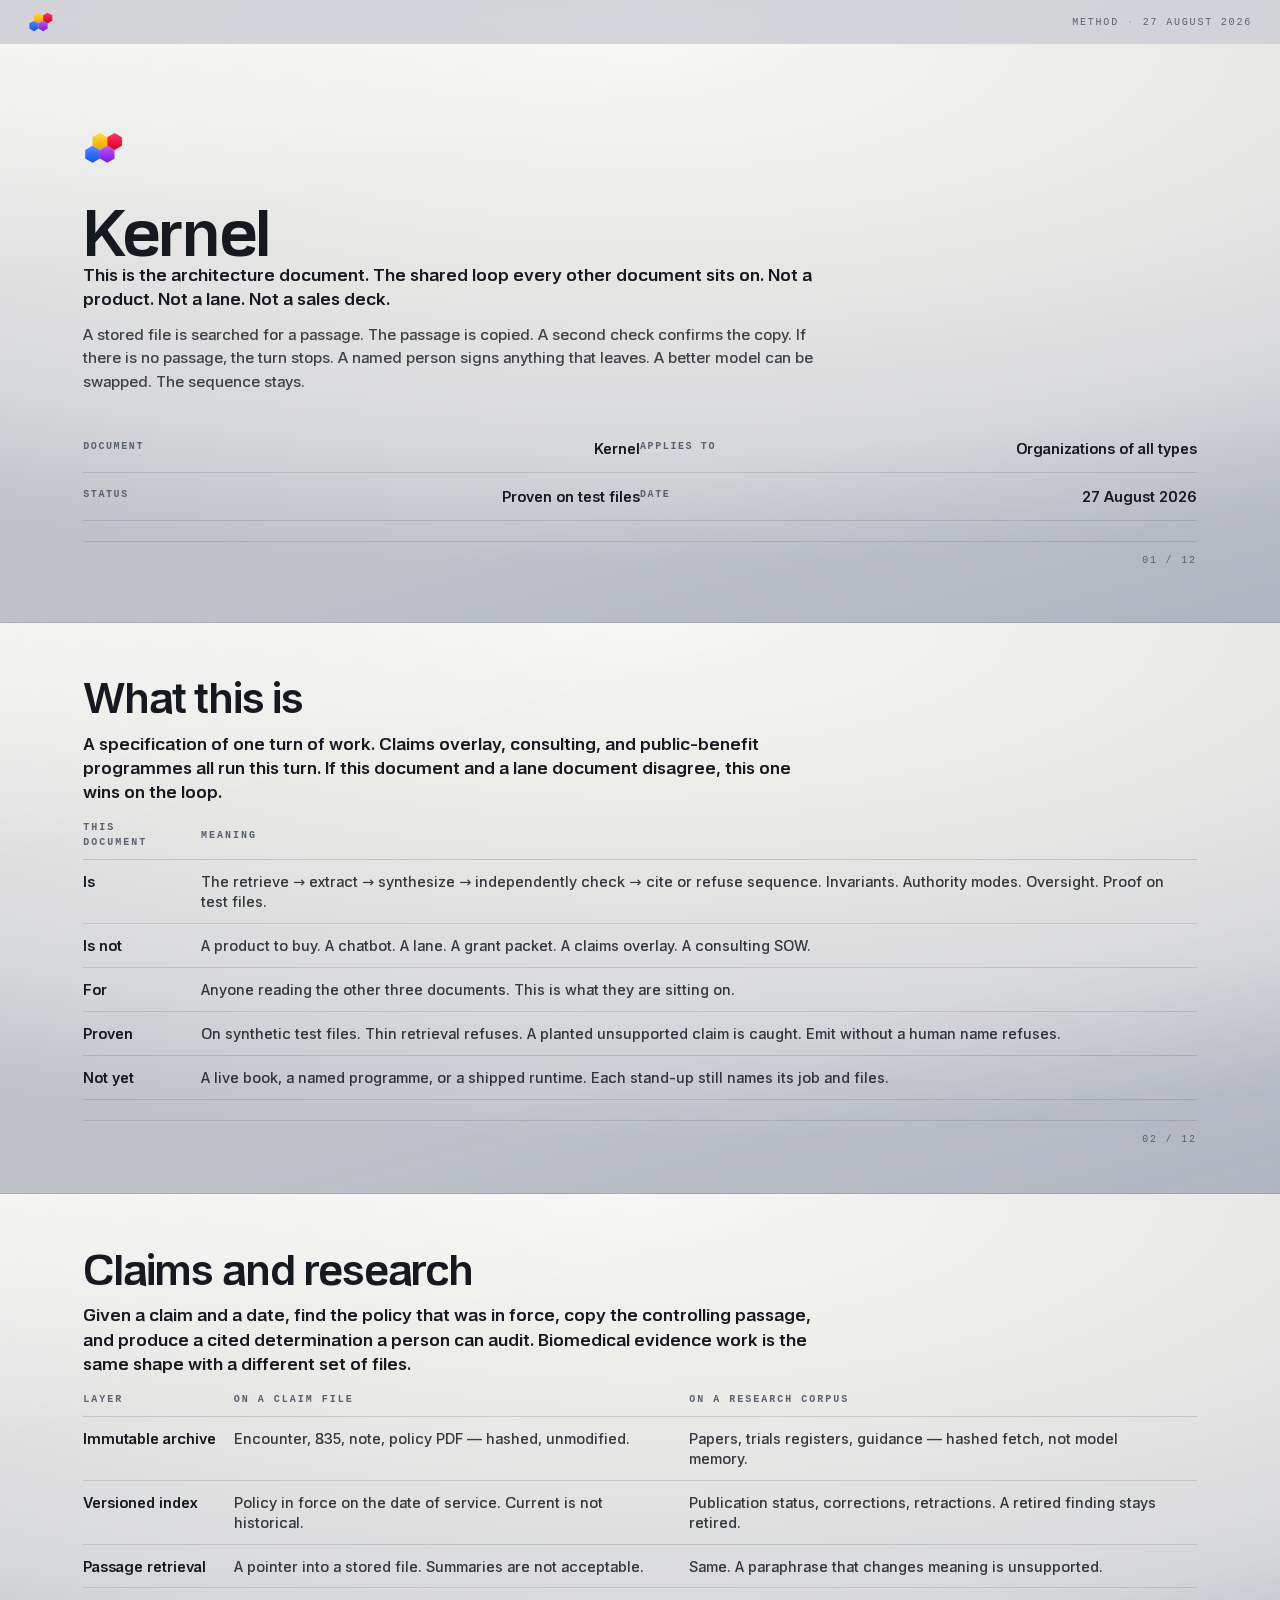
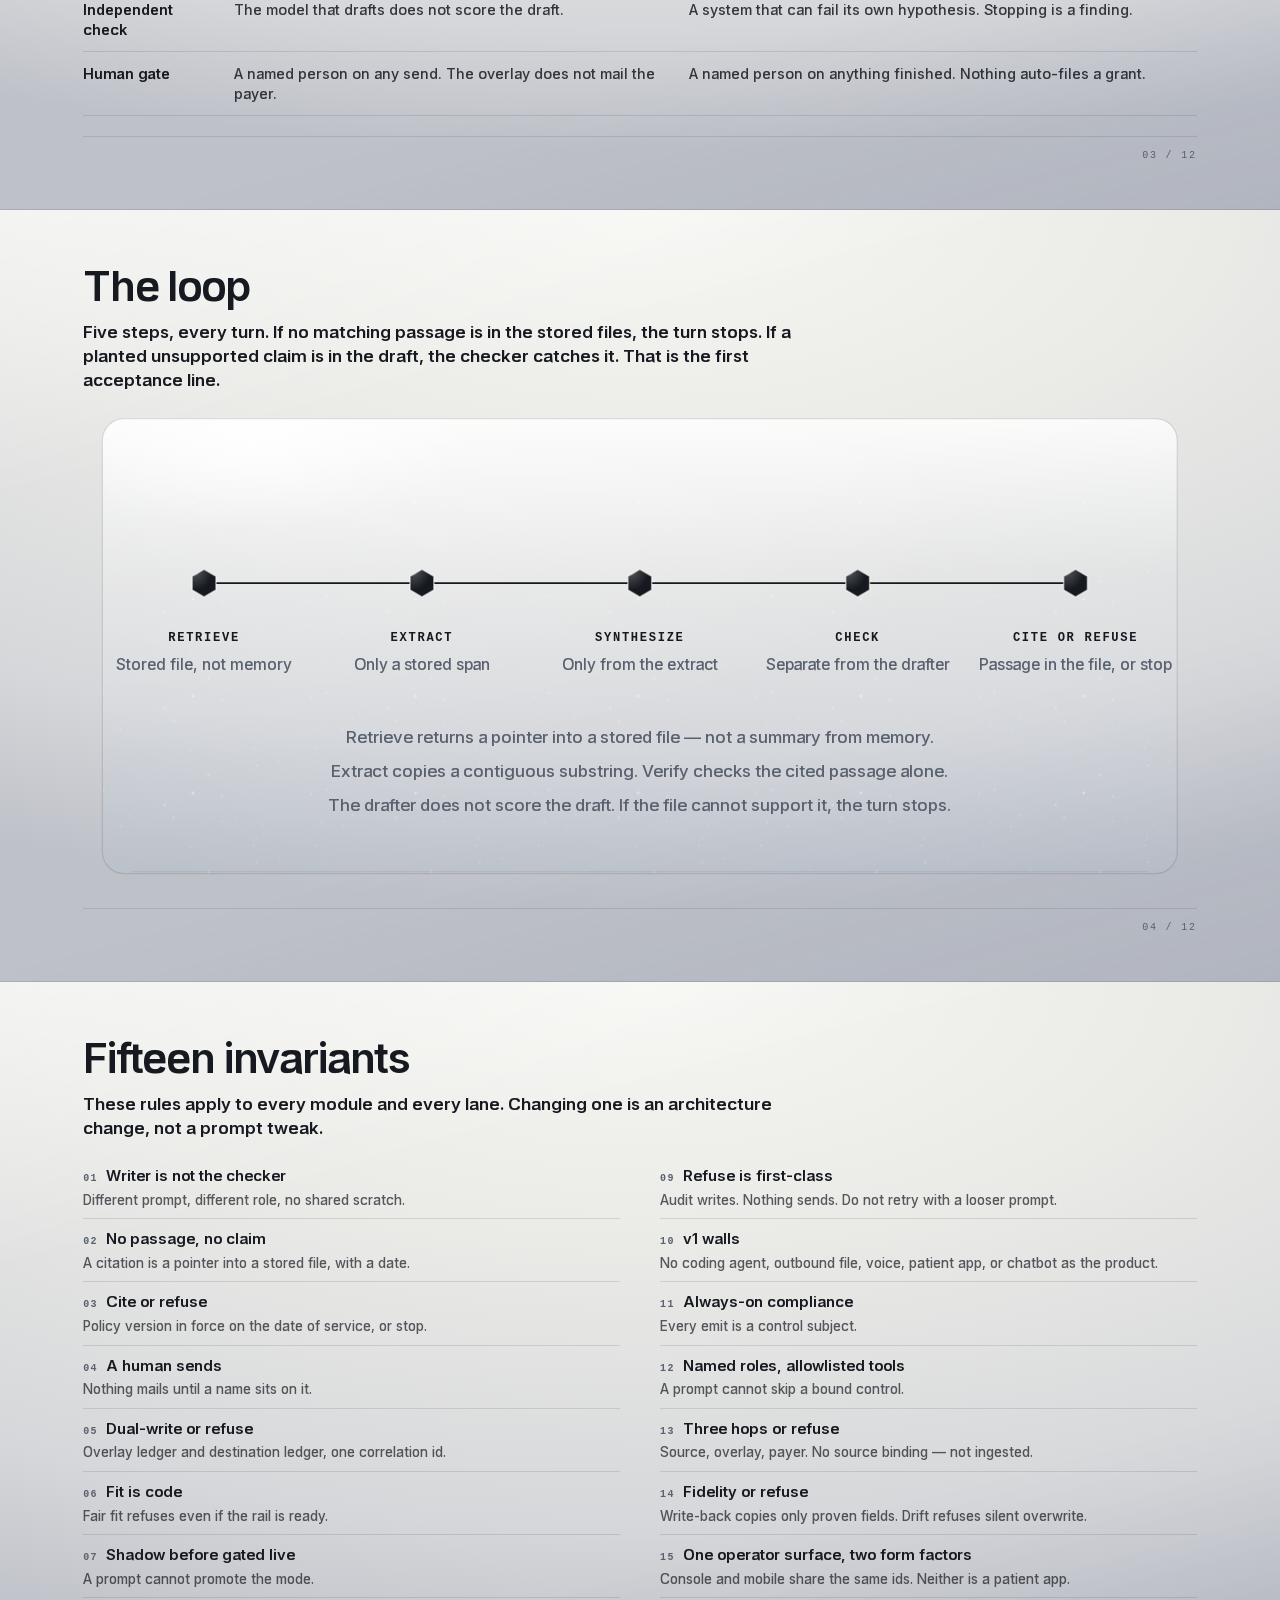
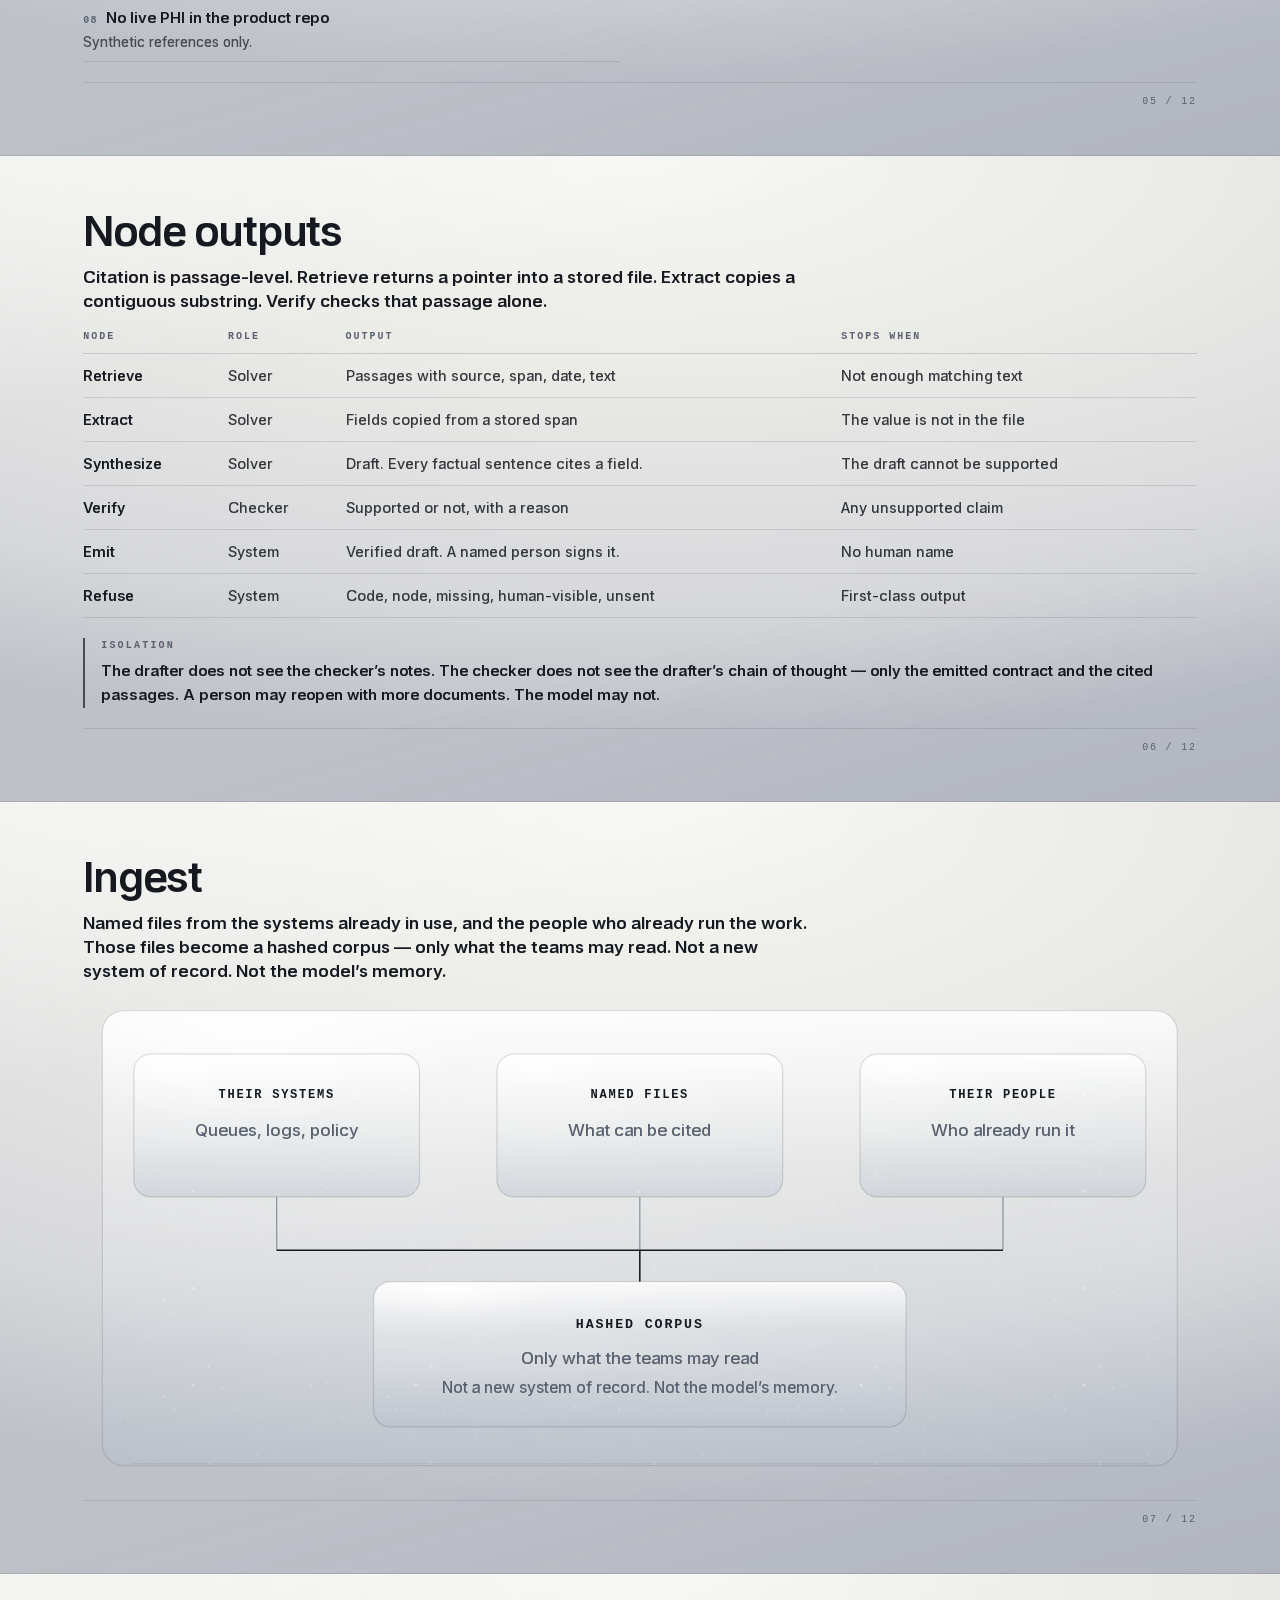
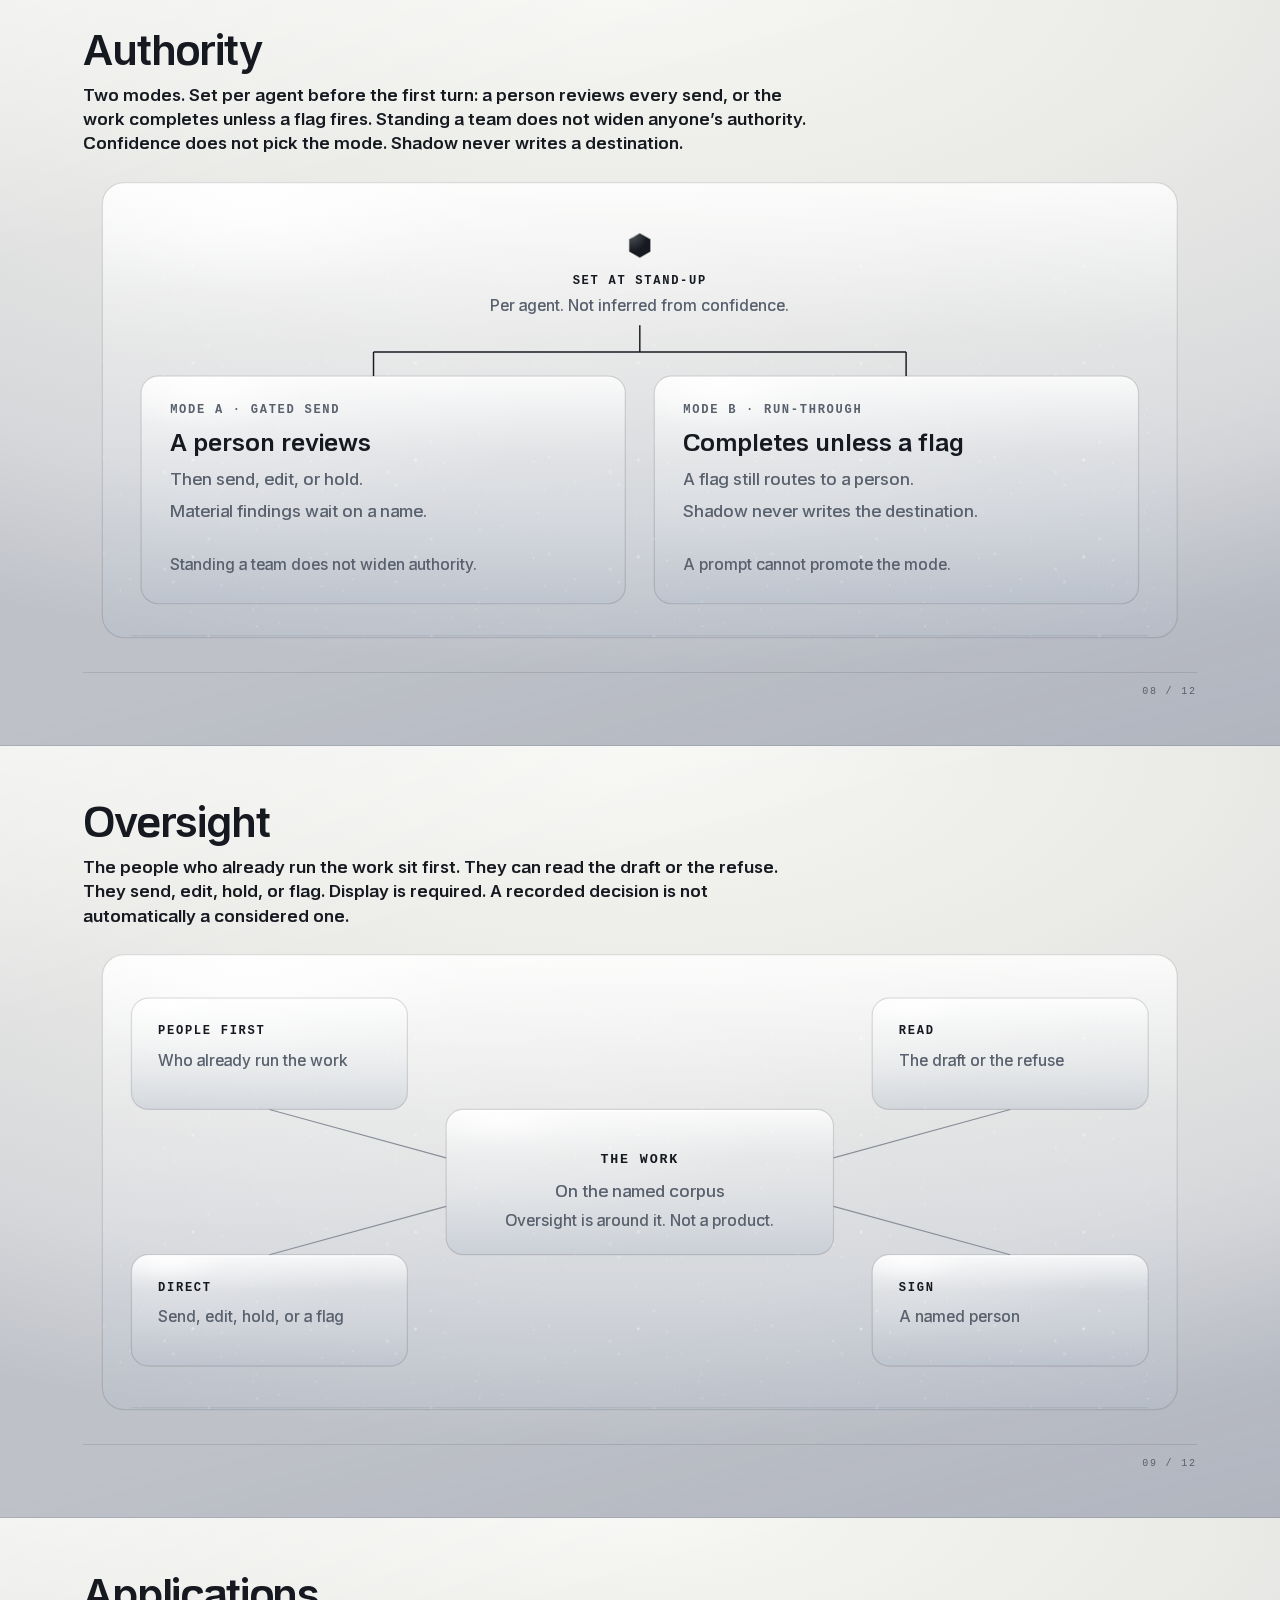
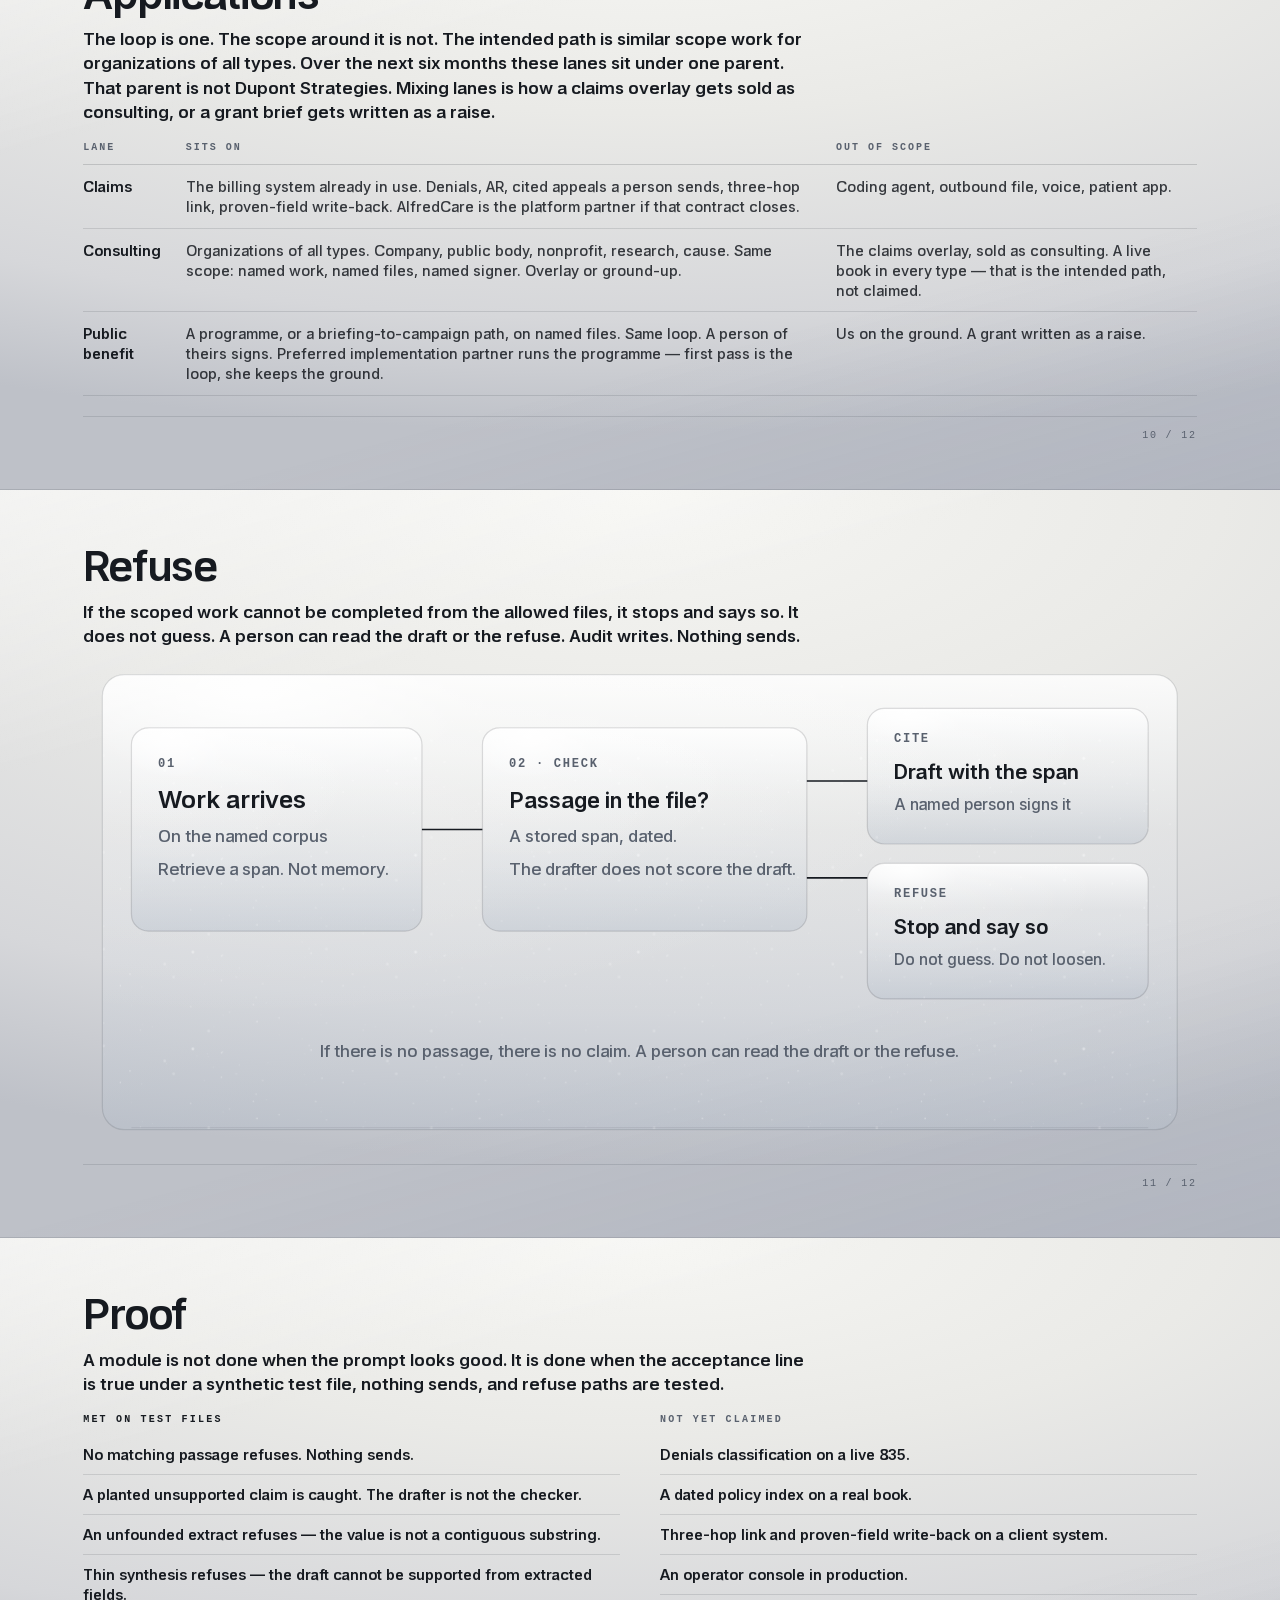
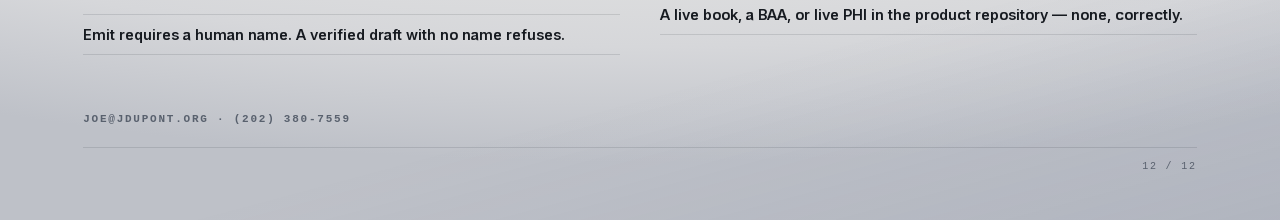
<file: s/kernel/index.html>
<!DOCTYPE html><html lang="en"><head><meta name="twitter:card" content="summary_large_image"><meta property="og:title" content="Kernel"><meta property="og:description" content="Architecture of one turn of work. Every other document sits on this."><meta property="og:url" content="https://jddupont.github.io/s/kernel"><meta property="og:image" content="https://jddupont.github.io/og.jpg"><meta charSet="utf-8"/><meta name="viewport" content="width=device-width, initial-scale=1"/><link rel="stylesheet" href="/assets/styles-F9PfRy3r.css" data-precedence="default"/><title>Kernel</title><meta name="theme-color" content="#C7C9CF"/><meta name="robots" content="noindex, nofollow"/><meta name="description" content="Architecture of one turn of work. Every other document sits on this."/><link rel="icon" type="image/svg+xml" href="/favicon.svg"/></head><body class="metal-wash min-h-dvh font-sans text-ink antialiased"><div class="share-root metal-wash"><header class="no-print sticky top-0 z-20 flex items-center justify-between gap-3 bg-ground/75 px-4 py-3 backdrop-blur-md md:px-7"><span class="flex items-center" aria-hidden="true"><svg xmlns="http://www.w3.org/2000/svg" viewBox="13.8 17.9 36.5 28.3" class="overflow-visible h-5 w-auto" aria-hidden="false" role="img"><defs><linearGradient id="share-mark-bl" x1="0" y1="30.13" x2="0" y2="45.13" gradientUnits="userSpaceOnUse"><stop offset="0" stop-color="#508fff"></stop><stop offset="0.5" stop-color="#2E6DFF"></stop><stop offset="1" stop-color="#1453e5"></stop></linearGradient><linearGradient id="share-mark-tl" x1="0" y1="18.88" x2="0" y2="33.88" gradientUnits="userSpaceOnUse"><stop offset="0" stop-color="#ffe034"></stop><stop offset="0.5" stop-color="#FFBE12"></stop><stop offset="1" stop-color="#e5a400"></stop></linearGradient><linearGradient id="share-mark-br" x1="0" y1="30.13" x2="0" y2="45.13" gradientUnits="userSpaceOnUse"><stop offset="0" stop-color="#bd56ff"></stop><stop offset="0.5" stop-color="#9B34F0"></stop><stop offset="1" stop-color="#811ad6"></stop></linearGradient><linearGradient id="share-mark-tr" x1="0" y1="18.88" x2="0" y2="33.88" gradientUnits="userSpaceOnUse"><stop offset="0" stop-color="#ff3861"></stop><stop offset="0.5" stop-color="#F5163F"></stop><stop offset="1" stop-color="#db0025"></stop></linearGradient></defs><path d="M22.26 30.13L28.75 33.88L28.75 41.38L22.26 45.13L15.76 41.38L15.76 33.88Z" fill="url(#share-mark-bl)"></path><path d="M28.75 18.88L35.25 22.63L35.25 30.13L28.75 33.88L22.26 30.13L22.26 22.63Z" fill="url(#share-mark-tl)"></path><path d="M35.25 30.13L41.74 33.88L41.74 41.38L35.25 45.13L28.75 41.38L28.75 33.88Z" fill="url(#share-mark-br)"></path><path d="M41.74 18.88L48.24 22.63L48.24 30.13L41.74 33.88L35.25 30.13L35.25 22.63Z" fill="url(#share-mark-tr)"></path></svg></span><p class="font-mono text-[10px] uppercase tracking-[0.18em] text-muted">Method<span class="mx-2 text-ink/25">·</span>27 August 2026</p></header><section class="share-page relative"><article class="relative flex h-full w-full flex-col overflow-x-hidden overflow-y-auto metal-wash text-ink px-[6.5%] pb-[4.2%] pt-[5%]"><div class="relative z-10 flex min-h-0 flex-1 flex-col"><div class="flex h-full flex-col pt-6"><svg xmlns="http://www.w3.org/2000/svg" viewBox="13.8 17.9 36.5 28.3" class="overflow-visible mb-8 h-8 w-auto self-start" aria-hidden="false" role="img"><defs><linearGradient id="method-cover-bl" x1="0" y1="30.13" x2="0" y2="45.13" gradientUnits="userSpaceOnUse"><stop offset="0" stop-color="#508fff"></stop><stop offset="0.5" stop-color="#2E6DFF"></stop><stop offset="1" stop-color="#1453e5"></stop></linearGradient><linearGradient id="method-cover-tl" x1="0" y1="18.88" x2="0" y2="33.88" gradientUnits="userSpaceOnUse"><stop offset="0" stop-color="#ffe034"></stop><stop offset="0.5" stop-color="#FFBE12"></stop><stop offset="1" stop-color="#e5a400"></stop></linearGradient><linearGradient id="method-cover-br" x1="0" y1="30.13" x2="0" y2="45.13" gradientUnits="userSpaceOnUse"><stop offset="0" stop-color="#bd56ff"></stop><stop offset="0.5" stop-color="#9B34F0"></stop><stop offset="1" stop-color="#811ad6"></stop></linearGradient><linearGradient id="method-cover-tr" x1="0" y1="18.88" x2="0" y2="33.88" gradientUnits="userSpaceOnUse"><stop offset="0" stop-color="#ff3861"></stop><stop offset="0.5" stop-color="#F5163F"></stop><stop offset="1" stop-color="#db0025"></stop></linearGradient></defs><path d="M22.26 30.13L28.75 33.88L28.75 41.38L22.26 45.13L15.76 41.38L15.76 33.88Z" fill="url(#method-cover-bl)"></path><path d="M28.75 18.88L35.25 22.63L35.25 30.13L28.75 33.88L22.26 30.13L22.26 22.63Z" fill="url(#method-cover-tl)"></path><path d="M35.25 30.13L41.74 33.88L41.74 41.38L35.25 45.13L28.75 41.38L28.75 33.88Z" fill="url(#method-cover-br)"></path><path d="M41.74 18.88L48.24 22.63L48.24 30.13L41.74 33.88L35.25 30.13L35.25 22.63Z" fill="url(#method-cover-tr)"></path></svg><h1 class="mt-2 max-w-[16ch] text-balance font-sans text-[clamp(36px,5.2vw,64px)] font-semibold leading-[0.92] tracking-[-0.03em] text-ink">Kernel</h1><p class="max-w-[46rem] text-pretty text-[17px] font-semibold leading-[1.42] text-ink">This is the architecture document. The shared loop every other document sits on. Not a product. Not a lane. Not a sales deck.</p><p class="mt-3 max-w-[46rem] text-pretty text-[15px] font-medium leading-[1.55] text-ink/80">A stored file is searched for a passage. The passage is copied. A second check confirms the copy. If there is no passage, the turn stops. A named person signs anything that leaves. A better model can be swapped. The sequence stays.</p><dl class="mt-8 grid w-full grid-cols-1 sm:grid-cols-2 print:grid-cols-2"><div class="glass-row flex justify-between gap-4 py-3.5"><dt class="shrink-0 font-mono text-[10px] font-semibold uppercase tracking-[0.16em] text-muted">Document</dt><dd class="text-right text-[14.5px] font-semibold leading-snug text-ink">Kernel</dd></div><div class="glass-row flex justify-between gap-4 py-3.5"><dt class="shrink-0 font-mono text-[10px] font-semibold uppercase tracking-[0.16em] text-muted">Applies to</dt><dd class="text-right text-[14.5px] font-semibold leading-snug text-ink">Organizations of all types</dd></div><div class="glass-row flex justify-between gap-4 py-3.5"><dt class="shrink-0 font-mono text-[10px] font-semibold uppercase tracking-[0.16em] text-muted">Status</dt><dd class="text-right text-[14.5px] font-semibold leading-snug text-ink">Proven on test files</dd></div><div class="glass-row flex justify-between gap-4 py-3.5"><dt class="shrink-0 font-mono text-[10px] font-semibold uppercase tracking-[0.16em] text-muted">Date</dt><dd class="text-right text-[14.5px] font-semibold leading-snug text-ink">27 August 2026</dd></div></dl></div></div><footer class="relative z-10 mt-5 flex items-baseline justify-end pt-3 shadow-[inset_0_1px_0_rgba(22,26,32,0.12)]"><span class="font-mono text-[10px] uppercase tracking-[0.18em] text-muted">01<!-- --> / <!-- -->12</span></footer></article></section><section class="share-page relative"><article class="relative flex h-full w-full flex-col overflow-x-hidden overflow-y-auto metal-wash text-ink px-[6.5%] pb-[3.6%] pt-[4.2%]"><div class="relative z-10 flex min-h-0 flex-1 flex-col"><div class="mb-3"><h2 class="max-w-[28ch] text-balance font-sans text-[clamp(28px,3.4vw,42px)] font-semibold leading-[1.04] tracking-[-0.028em] text-ink">What this is</h2></div><p class="max-w-[46rem] text-pretty text-[17px] font-semibold leading-[1.42] text-ink">A specification of one turn of work. Claims overlay, consulting, and public-benefit programmes all run this turn. If this document and a lane document disagree, this one wins on the loop.</p><div class="mt-4 hidden md:block print:block"><table class="w-full border-collapse text-left"><thead><tr class="shadow-[inset_0_-1px_0_rgba(22,26,32,0.16)]"><th class="pb-2.5 pr-4 font-mono text-[10px] font-semibold uppercase tracking-[0.2em] text-muted">This document</th><th class="pb-2.5 pr-4 font-mono text-[10px] font-semibold uppercase tracking-[0.2em] text-muted">Meaning</th></tr></thead><tbody><tr class="glass-row align-top"><td class="py-3 pr-4 text-[14.5px] leading-snug text-ink font-semibold">Is</td><td class="py-3 pr-4 text-[14.5px] leading-snug font-medium text-ink/85">The retrieve → extract → synthesize → independently check → cite or refuse sequence. Invariants. Authority modes. Oversight. Proof on test files.</td></tr><tr class="glass-row align-top"><td class="py-3 pr-4 text-[14.5px] leading-snug text-ink font-semibold">Is not</td><td class="py-3 pr-4 text-[14.5px] leading-snug font-medium text-ink/85">A product to buy. A chatbot. A lane. A grant packet. A claims overlay. A consulting SOW.</td></tr><tr class="glass-row align-top"><td class="py-3 pr-4 text-[14.5px] leading-snug text-ink font-semibold">For</td><td class="py-3 pr-4 text-[14.5px] leading-snug font-medium text-ink/85">Anyone reading the other three documents. This is what they are sitting on.</td></tr><tr class="glass-row align-top"><td class="py-3 pr-4 text-[14.5px] leading-snug text-ink font-semibold">Proven</td><td class="py-3 pr-4 text-[14.5px] leading-snug font-medium text-ink/85">On synthetic test files. Thin retrieval refuses. A planted unsupported claim is caught. Emit without a human name refuses.</td></tr><tr class="glass-row align-top"><td class="py-3 pr-4 text-[14.5px] leading-snug text-ink font-semibold">Not yet</td><td class="py-3 pr-4 text-[14.5px] leading-snug font-medium text-ink/85">A live book, a named programme, or a shipped runtime. Each stand-up still names its job and files.</td></tr></tbody></table></div><div class="mt-3 md:hidden print:hidden"><div class="glass-row py-3"><div class=""><p class="font-mono text-[10px] font-semibold uppercase tracking-[0.18em] text-muted">This document</p><p class="mt-0.5 text-[14.5px] leading-snug text-ink font-semibold">Is</p></div><div class="mt-1.5"><p class="font-mono text-[10px] font-semibold uppercase tracking-[0.18em] text-muted">Meaning</p><p class="mt-0.5 text-[14.5px] leading-snug text-ink font-medium">The retrieve → extract → synthesize → independently check → cite or refuse sequence. Invariants. Authority modes. Oversight. Proof on test files.</p></div></div><div class="glass-row py-3"><div class=""><p class="font-mono text-[10px] font-semibold uppercase tracking-[0.18em] text-muted">This document</p><p class="mt-0.5 text-[14.5px] leading-snug text-ink font-semibold">Is not</p></div><div class="mt-1.5"><p class="font-mono text-[10px] font-semibold uppercase tracking-[0.18em] text-muted">Meaning</p><p class="mt-0.5 text-[14.5px] leading-snug text-ink font-medium">A product to buy. A chatbot. A lane. A grant packet. A claims overlay. A consulting SOW.</p></div></div><div class="glass-row py-3"><div class=""><p class="font-mono text-[10px] font-semibold uppercase tracking-[0.18em] text-muted">This document</p><p class="mt-0.5 text-[14.5px] leading-snug text-ink font-semibold">For</p></div><div class="mt-1.5"><p class="font-mono text-[10px] font-semibold uppercase tracking-[0.18em] text-muted">Meaning</p><p class="mt-0.5 text-[14.5px] leading-snug text-ink font-medium">Anyone reading the other three documents. This is what they are sitting on.</p></div></div><div class="glass-row py-3"><div class=""><p class="font-mono text-[10px] font-semibold uppercase tracking-[0.18em] text-muted">This document</p><p class="mt-0.5 text-[14.5px] leading-snug text-ink font-semibold">Proven</p></div><div class="mt-1.5"><p class="font-mono text-[10px] font-semibold uppercase tracking-[0.18em] text-muted">Meaning</p><p class="mt-0.5 text-[14.5px] leading-snug text-ink font-medium">On synthetic test files. Thin retrieval refuses. A planted unsupported claim is caught. Emit without a human name refuses.</p></div></div><div class="glass-row py-3"><div class=""><p class="font-mono text-[10px] font-semibold uppercase tracking-[0.18em] text-muted">This document</p><p class="mt-0.5 text-[14.5px] leading-snug text-ink font-semibold">Not yet</p></div><div class="mt-1.5"><p class="font-mono text-[10px] font-semibold uppercase tracking-[0.18em] text-muted">Meaning</p><p class="mt-0.5 text-[14.5px] leading-snug text-ink font-medium">A live book, a named programme, or a shipped runtime. Each stand-up still names its job and files.</p></div></div></div></div><footer class="relative z-10 mt-5 flex items-baseline justify-end pt-3 shadow-[inset_0_1px_0_rgba(22,26,32,0.12)]"><span class="font-mono text-[10px] uppercase tracking-[0.18em] text-muted">02<!-- --> / <!-- -->12</span></footer></article></section><section class="share-page relative"><article class="relative flex h-full w-full flex-col overflow-x-hidden overflow-y-auto metal-wash text-ink px-[6.5%] pb-[3.6%] pt-[4.2%]"><div class="relative z-10 flex min-h-0 flex-1 flex-col"><div class="mb-3"><h2 class="max-w-[28ch] text-balance font-sans text-[clamp(28px,3.4vw,42px)] font-semibold leading-[1.04] tracking-[-0.028em] text-ink">Claims and research</h2></div><p class="max-w-[46rem] text-pretty text-[17px] font-semibold leading-[1.42] text-ink">Given a claim and a date, find the policy that was in force, copy the controlling passage, and produce a cited determination a person can audit. Biomedical evidence work is the same shape with a different set of files.</p><div class="mt-4 hidden md:block print:block"><table class="w-full border-collapse text-left"><thead><tr class="shadow-[inset_0_-1px_0_rgba(22,26,32,0.16)]"><th class="pb-2.5 pr-4 font-mono text-[10px] font-semibold uppercase tracking-[0.2em] text-muted">Layer</th><th class="pb-2.5 pr-4 font-mono text-[10px] font-semibold uppercase tracking-[0.2em] text-muted">On a claim file</th><th class="pb-2.5 pr-4 font-mono text-[10px] font-semibold uppercase tracking-[0.2em] text-muted">On a research corpus</th></tr></thead><tbody><tr class="glass-row align-top"><td class="py-3 pr-4 text-[14.5px] leading-snug text-ink font-semibold">Immutable archive</td><td class="py-3 pr-4 text-[14.5px] leading-snug font-medium text-ink/85">Encounter, 835, note, policy PDF — hashed, unmodified.</td><td class="py-3 pr-4 text-[14.5px] leading-snug font-medium text-ink/85">Papers, trials registers, guidance — hashed fetch, not model memory.</td></tr><tr class="glass-row align-top"><td class="py-3 pr-4 text-[14.5px] leading-snug text-ink font-semibold">Versioned index</td><td class="py-3 pr-4 text-[14.5px] leading-snug font-medium text-ink/85">Policy in force on the date of service. Current is not historical.</td><td class="py-3 pr-4 text-[14.5px] leading-snug font-medium text-ink/85">Publication status, corrections, retractions. A retired finding stays retired.</td></tr><tr class="glass-row align-top"><td class="py-3 pr-4 text-[14.5px] leading-snug text-ink font-semibold">Passage retrieval</td><td class="py-3 pr-4 text-[14.5px] leading-snug font-medium text-ink/85">A pointer into a stored file. Summaries are not acceptable.</td><td class="py-3 pr-4 text-[14.5px] leading-snug font-medium text-ink/85">Same. A paraphrase that changes meaning is unsupported.</td></tr><tr class="glass-row align-top"><td class="py-3 pr-4 text-[14.5px] leading-snug text-ink font-semibold">Independent check</td><td class="py-3 pr-4 text-[14.5px] leading-snug font-medium text-ink/85">The model that drafts does not score the draft.</td><td class="py-3 pr-4 text-[14.5px] leading-snug font-medium text-ink/85">A system that can fail its own hypothesis. Stopping is a finding.</td></tr><tr class="glass-row align-top"><td class="py-3 pr-4 text-[14.5px] leading-snug text-ink font-semibold">Human gate</td><td class="py-3 pr-4 text-[14.5px] leading-snug font-medium text-ink/85">A named person on any send. The overlay does not mail the payer.</td><td class="py-3 pr-4 text-[14.5px] leading-snug font-medium text-ink/85">A named person on anything finished. Nothing auto-files a grant.</td></tr></tbody></table></div><div class="mt-3 md:hidden print:hidden"><div class="glass-row py-3"><div class=""><p class="font-mono text-[10px] font-semibold uppercase tracking-[0.18em] text-muted">Layer</p><p class="mt-0.5 text-[14.5px] leading-snug text-ink font-semibold">Immutable archive</p></div><div class="mt-1.5"><p class="font-mono text-[10px] font-semibold uppercase tracking-[0.18em] text-muted">On a claim file</p><p class="mt-0.5 text-[14.5px] leading-snug text-ink font-medium">Encounter, 835, note, policy PDF — hashed, unmodified.</p></div><div class="mt-1.5"><p class="font-mono text-[10px] font-semibold uppercase tracking-[0.18em] text-muted">On a research corpus</p><p class="mt-0.5 text-[14.5px] leading-snug text-ink font-medium">Papers, trials registers, guidance — hashed fetch, not model memory.</p></div></div><div class="glass-row py-3"><div class=""><p class="font-mono text-[10px] font-semibold uppercase tracking-[0.18em] text-muted">Layer</p><p class="mt-0.5 text-[14.5px] leading-snug text-ink font-semibold">Versioned index</p></div><div class="mt-1.5"><p class="font-mono text-[10px] font-semibold uppercase tracking-[0.18em] text-muted">On a claim file</p><p class="mt-0.5 text-[14.5px] leading-snug text-ink font-medium">Policy in force on the date of service. Current is not historical.</p></div><div class="mt-1.5"><p class="font-mono text-[10px] font-semibold uppercase tracking-[0.18em] text-muted">On a research corpus</p><p class="mt-0.5 text-[14.5px] leading-snug text-ink font-medium">Publication status, corrections, retractions. A retired finding stays retired.</p></div></div><div class="glass-row py-3"><div class=""><p class="font-mono text-[10px] font-semibold uppercase tracking-[0.18em] text-muted">Layer</p><p class="mt-0.5 text-[14.5px] leading-snug text-ink font-semibold">Passage retrieval</p></div><div class="mt-1.5"><p class="font-mono text-[10px] font-semibold uppercase tracking-[0.18em] text-muted">On a claim file</p><p class="mt-0.5 text-[14.5px] leading-snug text-ink font-medium">A pointer into a stored file. Summaries are not acceptable.</p></div><div class="mt-1.5"><p class="font-mono text-[10px] font-semibold uppercase tracking-[0.18em] text-muted">On a research corpus</p><p class="mt-0.5 text-[14.5px] leading-snug text-ink font-medium">Same. A paraphrase that changes meaning is unsupported.</p></div></div><div class="glass-row py-3"><div class=""><p class="font-mono text-[10px] font-semibold uppercase tracking-[0.18em] text-muted">Layer</p><p class="mt-0.5 text-[14.5px] leading-snug text-ink font-semibold">Independent check</p></div><div class="mt-1.5"><p class="font-mono text-[10px] font-semibold uppercase tracking-[0.18em] text-muted">On a claim file</p><p class="mt-0.5 text-[14.5px] leading-snug text-ink font-medium">The model that drafts does not score the draft.</p></div><div class="mt-1.5"><p class="font-mono text-[10px] font-semibold uppercase tracking-[0.18em] text-muted">On a research corpus</p><p class="mt-0.5 text-[14.5px] leading-snug text-ink font-medium">A system that can fail its own hypothesis. Stopping is a finding.</p></div></div><div class="glass-row py-3"><div class=""><p class="font-mono text-[10px] font-semibold uppercase tracking-[0.18em] text-muted">Layer</p><p class="mt-0.5 text-[14.5px] leading-snug text-ink font-semibold">Human gate</p></div><div class="mt-1.5"><p class="font-mono text-[10px] font-semibold uppercase tracking-[0.18em] text-muted">On a claim file</p><p class="mt-0.5 text-[14.5px] leading-snug text-ink font-medium">A named person on any send. The overlay does not mail the payer.</p></div><div class="mt-1.5"><p class="font-mono text-[10px] font-semibold uppercase tracking-[0.18em] text-muted">On a research corpus</p><p class="mt-0.5 text-[14.5px] leading-snug text-ink font-medium">A named person on anything finished. Nothing auto-files a grant.</p></div></div></div></div><footer class="relative z-10 mt-5 flex items-baseline justify-end pt-3 shadow-[inset_0_1px_0_rgba(22,26,32,0.12)]"><span class="font-mono text-[10px] uppercase tracking-[0.18em] text-muted">03<!-- --> / <!-- -->12</span></footer></article></section><section class="share-page relative"><article class="relative flex h-full w-full flex-col overflow-x-hidden overflow-y-auto metal-wash text-ink px-[6.5%] pb-[3.6%] pt-[4.2%]"><div class="relative z-10 flex min-h-0 flex-1 flex-col"><div class="mb-3"><h2 class="max-w-[28ch] text-balance font-sans text-[clamp(28px,3.4vw,42px)] font-semibold leading-[1.04] tracking-[-0.028em] text-ink">The loop</h2></div><p class="max-w-[46rem] text-pretty text-[17px] font-semibold leading-[1.42] text-ink">Five steps, every turn. If no matching passage is in the stored files, the turn stops. If a planted unsupported claim is in the draft, the checker catches it. That is the first acceptance line.</p><div class="mt-3 min-h-0 flex-1"><div class="diagram-scroll"><svg viewBox="0 0 920 400" class="diagram-svg h-full w-full" role="img" aria-label="Retrieve, extract, check, then cite or refuse"><defs><linearGradient id="_R_qid6_-glass" x1="0" y1="0" x2="0" y2="1"><stop offset="0" stop-color="#ffffff" stop-opacity="0.82"></stop><stop offset="0.34" stop-color="#f4f6f8" stop-opacity="0.18"></stop><stop offset="1" stop-color="#b7c0cc" stop-opacity="0.42"></stop></linearGradient><radialGradient id="_R_qid6_-spec" cx="14%" cy="4%" r="72%"><stop offset="0" stop-color="#ffffff" stop-opacity="0.88"></stop><stop offset="0.28" stop-color="#ffffff" stop-opacity="0.22"></stop><stop offset="1" stop-color="#ffffff" stop-opacity="0"></stop></radialGradient><linearGradient id="_R_qid6_-sheen" x1="0" y1="0" x2="1" y2="0"><stop offset="0" stop-color="#ffffff" stop-opacity="0"></stop><stop offset="0.45" stop-color="#ffffff" stop-opacity="0.42"></stop><stop offset="1" stop-color="#ffffff" stop-opacity="0"></stop></linearGradient><pattern id="_R_qid6_-particles" patternUnits="userSpaceOnUse" width="184" height="80"><circle cx="115.594409575497" cy="53.58336320779443" r="0.3" fill="#ffffff" opacity="0.4180308661600719"></circle><circle cx="13.40361655382608" cy="25.47105224126533" r="0.58" fill="#ffffff" opacity="0.4093730224992023"></circle><circle cx="17.528242685612405" cy="5.7281813424677495" r="0.3" fill="#ffffff" opacity="0.3024282640881968"></circle><circle cx="103.81633405751379" cy="66.57674114526098" r="1.15" fill="#ffffff" opacity="0.21361859369725855"></circle><circle cx="90.75760484615229" cy="1.3324562093859802" r="1.15" fill="#ffffff" opacity="0.4129935785816021"></circle><circle cx="12.48776665166382" cy="52.99744109297052" r="0.3" fill="#ffffff" opacity="0.40786771506437464"></circle><circle cx="125.92477646373436" cy="21.616533036165187" r="0.3" fill="#ffffff" opacity="0.2838465016446293"></circle><circle cx="4.412288224516571" cy="2.316604108697085" r="0.58" fill="#ffffff" opacity="0.44088005421724175"></circle><circle cx="103.40325343953597" cy="8.035025339589932" r="0.3" fill="#ffffff" opacity="0.38883042293080616"></circle><circle cx="115.22631894947324" cy="3.801123389881627" r="0.58" fill="#ffffff" opacity="0.2708120778439623"></circle><circle cx="129.12055152706827" cy="14.395441494134927" r="0.3" fill="#ffffff" opacity="0.29313238368049843"></circle><circle cx="8.643950991632394" cy="44.73231146332449" r="0.3" fill="#ffffff" opacity="0.42104449331809046"></circle><circle cx="8.00897727907122" cy="44.73092580434444" r="0.58" fill="#ffffff" opacity="0.2525526087230782"></circle><circle cx="17.152484749049172" cy="59.91790316063813" r="0.58" fill="#ffffff" opacity="0.23486967316589769"></circle><circle cx="181.0759690017793" cy="72.96130995869697" r="0.3" fill="#ffffff" opacity="0.3752849146794923"></circle><circle cx="7.338903981884431" cy="28.243140665927502" r="0.3" fill="#ffffff" opacity="0.2590952493339289"></circle><circle cx="94.08653583288498" cy="7.133801433785726" r="0.3" fill="#ffffff" opacity="0.403524630443903"></circle><circle cx="183.16868295481834" cy="5.241052883323772" r="0.3" fill="#ffffff" opacity="0.3458192632560708"></circle><circle cx="88.94643599956596" cy="46.412975958740795" r="0.58" fill="#ffffff" opacity="0.27729147021532596"></circle><circle cx="182.77689192014603" cy="22.270652997433512" r="0.3" fill="#ffffff" opacity="0.46618341753547243"></circle><circle cx="67.48390422923673" cy="11.294948165907964" r="1.15" fill="#ffffff" opacity="0.22632952058982547"></circle><circle cx="151.66608761235423" cy="43.449782972899165" r="0.3" fill="#ffffff" opacity="0.46943819194540304"></circle><circle cx="47.45686133925657" cy="65.8558821239769" r="0.58" fill="#ffffff" opacity="0.22778961314251164"></circle><circle cx="0.015199586756154702" cy="31.069328091605254" r="0.3" fill="#ffffff" opacity="0.397592915351313"></circle><circle cx="142.94002632747407" cy="38.70542863323606" r="0.58" fill="#ffffff" opacity="0.3181713291621634"></circle><circle cx="143.6981707064892" cy="58.76307128871002" r="0.58" fill="#ffffff" opacity="0.48440050404723756"></circle><circle cx="161.95870598124282" cy="55.63975075988087" r="0.58" fill="#ffffff" opacity="0.29694564721404837"></circle><circle cx="100.38429905305816" cy="27.35399336896557" r="0.3" fill="#ffffff" opacity="0.4022223704970546"></circle><circle cx="114.39439322165883" cy="4.594294095688636" r="0.58" fill="#ffffff" opacity="0.3714486984775629"></circle><circle cx="74.83134553340793" cy="21.923643472568898" r="1.15" fill="#ffffff" opacity="0.1978297767033008"></circle><circle cx="2.736757756553943" cy="78.55983234874897" r="0.58" fill="#ffffff" opacity="0.2261523850197682"></circle><circle cx="12.520132391024442" cy="49.50656345556796" r="0.3" fill="#ffffff" opacity="0.18191503414973387"></circle><circle cx="57.35331659454541" cy="63.12695848901149" r="0.3" fill="#ffffff" opacity="0.3319654590226549"></circle><circle cx="120.93659427060587" cy="51.017350466464336" r="0.58" fill="#ffffff" opacity="0.23936854325205487"></circle><circle cx="68.7870131194531" cy="13.621521151448377" r="0.3" fill="#ffffff" opacity="0.3757672003171254"></circle><circle cx="161.99345384258473" cy="69.55597057452238" r="0.3" fill="#ffffff" opacity="0.20392199645001535"></circle><circle cx="30.84399327954463" cy="29.128282307241243" r="0.58" fill="#ffffff" opacity="0.38189085150225593"></circle><circle cx="107.98700149542978" cy="63.275710299273825" r="0.3" fill="#ffffff" opacity="0.22903492823663862"></circle><circle cx="102.84456666505176" cy="5.492147619599546" r="0.3" fill="#ffffff" opacity="0.3974474075424706"></circle><circle cx="107.46604764622919" cy="16.462082684255243" r="0.3" fill="#ffffff" opacity="0.45468992964117316"></circle><circle cx="39.856282859973746" cy="45.45479459942076" r="0.3" fill="#ffffff" opacity="0.22353794053361656"></circle><circle cx="152.7018968317201" cy="12.51306553022613" r="0.3" fill="#ffffff" opacity="0.39831966277133657"></circle><circle cx="129.1096600150269" cy="14.80690111164325" r="0.3" fill="#ffffff" opacity="0.3712747260794392"></circle><circle cx="148.45618809594595" cy="27.457968940705978" r="0.58" fill="#ffffff" opacity="0.2707902222083836"></circle><circle cx="114.3314610581526" cy="24.72434972632879" r="0.58" fill="#ffffff" opacity="0.36529599373475463"></circle><circle cx="48.57962589365413" cy="30.335823758661668" r="0.3" fill="#ffffff" opacity="0.4851568110311203"></circle><circle cx="48.98891766787922" cy="61.190975672188664" r="0.3" fill="#ffffff" opacity="0.2510272152493835"></circle><circle cx="126.85538863337383" cy="21.963809180056586" r="0.58" fill="#ffffff" opacity="0.19985178975381507"></circle><circle cx="178.06350645891555" cy="59.718719562384635" r="0.3" fill="#ffffff" opacity="0.23382231319966834"></circle><circle cx="38.75794769393185" cy="19.489953005448893" r="0.58" fill="#ffffff" opacity="0.4449974176497187"></circle><circle cx="17.100331597542542" cy="78.8144173467599" r="1.15" fill="#ffffff" opacity="0.18046766125618838"></circle><circle cx="140.69653772781442" cy="44.65634407692419" r="0.58" fill="#ffffff" opacity="0.3994201307461691"></circle></pattern></defs><g class="glass-ground"><rect x="16" y="12" width="888" height="376" rx="18" fill="url(#_R_qid6_-glass)"></rect><rect x="16" y="12" width="888" height="376" rx="18" fill="url(#_R_qid6_-spec)"></rect><rect class="particles" x="16" y="12" width="888" height="376" rx="18" fill="url(#_R_qid6_-particles)"></rect><rect x="16" y="12" width="888" height="376" rx="18" fill="none" stroke="#161A20" stroke-opacity="0.12" stroke-width="1"></rect><path d="M40 13.4 H880" stroke="url(#_R_qid6_-sheen)" stroke-width="1.6"></path><path d="M40 386.4 H880" stroke="#161A20" stroke-opacity="0.07" stroke-width="1"></path></g><path d="M100 148 H820" fill="none" stroke="#161A20" stroke-width="1.4"></path><g><g transform="translate(87 135) scale(1.625)"><path d="M8 1 L14.06 4.5 L14.06 11.5 L8 15 L1.94 11.5 L1.94 4.5 Z" fill="#161A20"></path><path d="M8 1 L14.06 4.5 L14.06 11.5 L8 15 L1.94 11.5 L1.94 4.5 Z" fill="url(#_R_qid6_-spec)" opacity="0.85"></path><path d="M8 1 L14.06 4.5 L14.06 11.5 L8 15 L1.94 11.5 L1.94 4.5 Z" fill="none" stroke="#fff" stroke-opacity="0.55" stroke-width="0.8"></path></g><text x="100" y="196" text-anchor="middle" fill="#161A20" font-family="ui-monospace, SF Mono, Cascadia Code, Consolas, monospace" font-size="10" font-weight="600" letter-spacing="0.14em" style="text-transform:uppercase">Retrieve</text><text x="100" y="220" text-anchor="middle" fill="#59616E" font-family="Keystone Sans, Inter, system-ui, sans-serif" font-size="13" font-weight="500">Stored file, not memory</text></g><g><g transform="translate(267 135) scale(1.625)"><path d="M8 1 L14.06 4.5 L14.06 11.5 L8 15 L1.94 11.5 L1.94 4.5 Z" fill="#161A20"></path><path d="M8 1 L14.06 4.5 L14.06 11.5 L8 15 L1.94 11.5 L1.94 4.5 Z" fill="url(#_R_qid6_-spec)" opacity="0.85"></path><path d="M8 1 L14.06 4.5 L14.06 11.5 L8 15 L1.94 11.5 L1.94 4.5 Z" fill="none" stroke="#fff" stroke-opacity="0.55" stroke-width="0.8"></path></g><text x="280" y="196" text-anchor="middle" fill="#161A20" font-family="ui-monospace, SF Mono, Cascadia Code, Consolas, monospace" font-size="10" font-weight="600" letter-spacing="0.14em" style="text-transform:uppercase">Extract</text><text x="280" y="220" text-anchor="middle" fill="#59616E" font-family="Keystone Sans, Inter, system-ui, sans-serif" font-size="13" font-weight="500">Only a stored span</text></g><g><g transform="translate(447 135) scale(1.625)"><path d="M8 1 L14.06 4.5 L14.06 11.5 L8 15 L1.94 11.5 L1.94 4.5 Z" fill="#161A20"></path><path d="M8 1 L14.06 4.5 L14.06 11.5 L8 15 L1.94 11.5 L1.94 4.5 Z" fill="url(#_R_qid6_-spec)" opacity="0.85"></path><path d="M8 1 L14.06 4.5 L14.06 11.5 L8 15 L1.94 11.5 L1.94 4.5 Z" fill="none" stroke="#fff" stroke-opacity="0.55" stroke-width="0.8"></path></g><text x="460" y="196" text-anchor="middle" fill="#161A20" font-family="ui-monospace, SF Mono, Cascadia Code, Consolas, monospace" font-size="10" font-weight="600" letter-spacing="0.14em" style="text-transform:uppercase">Synthesize</text><text x="460" y="220" text-anchor="middle" fill="#59616E" font-family="Keystone Sans, Inter, system-ui, sans-serif" font-size="13" font-weight="500">Only from the extract</text></g><g><g transform="translate(627 135) scale(1.625)"><path d="M8 1 L14.06 4.5 L14.06 11.5 L8 15 L1.94 11.5 L1.94 4.5 Z" fill="#161A20"></path><path d="M8 1 L14.06 4.5 L14.06 11.5 L8 15 L1.94 11.5 L1.94 4.5 Z" fill="url(#_R_qid6_-spec)" opacity="0.85"></path><path d="M8 1 L14.06 4.5 L14.06 11.5 L8 15 L1.94 11.5 L1.94 4.5 Z" fill="none" stroke="#fff" stroke-opacity="0.55" stroke-width="0.8"></path></g><text x="640" y="196" text-anchor="middle" fill="#161A20" font-family="ui-monospace, SF Mono, Cascadia Code, Consolas, monospace" font-size="10" font-weight="600" letter-spacing="0.14em" style="text-transform:uppercase">Check</text><text x="640" y="220" text-anchor="middle" fill="#59616E" font-family="Keystone Sans, Inter, system-ui, sans-serif" font-size="13" font-weight="500">Separate from the drafter</text></g><g><g transform="translate(807 135) scale(1.625)"><path d="M8 1 L14.06 4.5 L14.06 11.5 L8 15 L1.94 11.5 L1.94 4.5 Z" fill="#161A20"></path><path d="M8 1 L14.06 4.5 L14.06 11.5 L8 15 L1.94 11.5 L1.94 4.5 Z" fill="url(#_R_qid6_-spec)" opacity="0.85"></path><path d="M8 1 L14.06 4.5 L14.06 11.5 L8 15 L1.94 11.5 L1.94 4.5 Z" fill="none" stroke="#fff" stroke-opacity="0.55" stroke-width="0.8"></path></g><text x="820" y="196" text-anchor="middle" fill="#161A20" font-family="ui-monospace, SF Mono, Cascadia Code, Consolas, monospace" font-size="10" font-weight="600" letter-spacing="0.14em" style="text-transform:uppercase">Cite or refuse</text><text x="820" y="220" text-anchor="middle" fill="#59616E" font-family="Keystone Sans, Inter, system-ui, sans-serif" font-size="13" font-weight="500">Passage in the file, or stop</text></g><text x="460" y="280" text-anchor="middle" fill="#59616E" font-family="Keystone Sans, Inter, system-ui, sans-serif" font-size="14" font-weight="500">Retrieve returns a pointer into a stored file — not a summary from memory.</text><text x="460" y="308" text-anchor="middle" fill="#59616E" font-family="Keystone Sans, Inter, system-ui, sans-serif" font-size="14" font-weight="500">Extract copies a contiguous substring. Verify checks the cited passage alone.</text><text x="460" y="336" text-anchor="middle" fill="#59616E" font-family="Keystone Sans, Inter, system-ui, sans-serif" font-size="14" font-weight="500">The drafter does not score the draft. If the file cannot support it, the turn stops.</text></svg><p class="diagram-hint">Swipe the drawing</p></div></div></div><footer class="relative z-10 mt-5 flex items-baseline justify-end pt-3 shadow-[inset_0_1px_0_rgba(22,26,32,0.12)]"><span class="font-mono text-[10px] uppercase tracking-[0.18em] text-muted">04<!-- --> / <!-- -->12</span></footer></article></section><section class="share-page relative"><article class="relative flex h-full w-full flex-col overflow-x-hidden overflow-y-auto metal-wash text-ink px-[6.5%] pb-[3.6%] pt-[4.2%]"><div class="relative z-10 flex min-h-0 flex-1 flex-col"><div class="mb-3"><h2 class="max-w-[28ch] text-balance font-sans text-[clamp(28px,3.4vw,42px)] font-semibold leading-[1.04] tracking-[-0.028em] text-ink">Fifteen invariants</h2></div><p class="max-w-[46rem] text-pretty text-[17px] font-semibold leading-[1.42] text-ink">These rules apply to every module and every lane. Changing one is an architecture change, not a prompt tweak.</p><ol class="mt-4 columns-1 gap-x-10 md:columns-2 print:columns-2"><li class="mb-0 break-inside-avoid"><div class="glass-row py-2.5"><p class="text-[15px] font-semibold leading-snug text-ink"><span class="mr-2 font-mono text-[10px] font-semibold uppercase tracking-[0.14em] text-muted">01</span>Writer is not the checker</p><p class="mt-1 text-[13.5px] font-medium leading-snug text-ink/70">Different prompt, different role, no shared scratch.</p></div></li><li class="mb-0 break-inside-avoid"><div class="glass-row py-2.5"><p class="text-[15px] font-semibold leading-snug text-ink"><span class="mr-2 font-mono text-[10px] font-semibold uppercase tracking-[0.14em] text-muted">02</span>No passage, no claim</p><p class="mt-1 text-[13.5px] font-medium leading-snug text-ink/70">A citation is a pointer into a stored file, with a date.</p></div></li><li class="mb-0 break-inside-avoid"><div class="glass-row py-2.5"><p class="text-[15px] font-semibold leading-snug text-ink"><span class="mr-2 font-mono text-[10px] font-semibold uppercase tracking-[0.14em] text-muted">03</span>Cite or refuse</p><p class="mt-1 text-[13.5px] font-medium leading-snug text-ink/70">Policy version in force on the date of service, or stop.</p></div></li><li class="mb-0 break-inside-avoid"><div class="glass-row py-2.5"><p class="text-[15px] font-semibold leading-snug text-ink"><span class="mr-2 font-mono text-[10px] font-semibold uppercase tracking-[0.14em] text-muted">04</span>A human sends</p><p class="mt-1 text-[13.5px] font-medium leading-snug text-ink/70">Nothing mails until a name sits on it.</p></div></li><li class="mb-0 break-inside-avoid"><div class="glass-row py-2.5"><p class="text-[15px] font-semibold leading-snug text-ink"><span class="mr-2 font-mono text-[10px] font-semibold uppercase tracking-[0.14em] text-muted">05</span>Dual-write or refuse</p><p class="mt-1 text-[13.5px] font-medium leading-snug text-ink/70">Overlay ledger and destination ledger, one correlation id.</p></div></li><li class="mb-0 break-inside-avoid"><div class="glass-row py-2.5"><p class="text-[15px] font-semibold leading-snug text-ink"><span class="mr-2 font-mono text-[10px] font-semibold uppercase tracking-[0.14em] text-muted">06</span>Fit is code</p><p class="mt-1 text-[13.5px] font-medium leading-snug text-ink/70">Fair fit refuses even if the rail is ready.</p></div></li><li class="mb-0 break-inside-avoid"><div class="glass-row py-2.5"><p class="text-[15px] font-semibold leading-snug text-ink"><span class="mr-2 font-mono text-[10px] font-semibold uppercase tracking-[0.14em] text-muted">07</span>Shadow before gated live</p><p class="mt-1 text-[13.5px] font-medium leading-snug text-ink/70">A prompt cannot promote the mode.</p></div></li><li class="mb-0 break-inside-avoid"><div class="glass-row py-2.5"><p class="text-[15px] font-semibold leading-snug text-ink"><span class="mr-2 font-mono text-[10px] font-semibold uppercase tracking-[0.14em] text-muted">08</span>No live PHI in the product repo</p><p class="mt-1 text-[13.5px] font-medium leading-snug text-ink/70">Synthetic references only.</p></div></li><li class="mb-0 break-inside-avoid"><div class="glass-row py-2.5"><p class="text-[15px] font-semibold leading-snug text-ink"><span class="mr-2 font-mono text-[10px] font-semibold uppercase tracking-[0.14em] text-muted">09</span>Refuse is first-class</p><p class="mt-1 text-[13.5px] font-medium leading-snug text-ink/70">Audit writes. Nothing sends. Do not retry with a looser prompt.</p></div></li><li class="mb-0 break-inside-avoid"><div class="glass-row py-2.5"><p class="text-[15px] font-semibold leading-snug text-ink"><span class="mr-2 font-mono text-[10px] font-semibold uppercase tracking-[0.14em] text-muted">10</span>v1 walls</p><p class="mt-1 text-[13.5px] font-medium leading-snug text-ink/70">No coding agent, outbound file, voice, patient app, or chatbot as the product.</p></div></li><li class="mb-0 break-inside-avoid"><div class="glass-row py-2.5"><p class="text-[15px] font-semibold leading-snug text-ink"><span class="mr-2 font-mono text-[10px] font-semibold uppercase tracking-[0.14em] text-muted">11</span>Always-on compliance</p><p class="mt-1 text-[13.5px] font-medium leading-snug text-ink/70">Every emit is a control subject.</p></div></li><li class="mb-0 break-inside-avoid"><div class="glass-row py-2.5"><p class="text-[15px] font-semibold leading-snug text-ink"><span class="mr-2 font-mono text-[10px] font-semibold uppercase tracking-[0.14em] text-muted">12</span>Named roles, allowlisted tools</p><p class="mt-1 text-[13.5px] font-medium leading-snug text-ink/70">A prompt cannot skip a bound control.</p></div></li><li class="mb-0 break-inside-avoid"><div class="glass-row py-2.5"><p class="text-[15px] font-semibold leading-snug text-ink"><span class="mr-2 font-mono text-[10px] font-semibold uppercase tracking-[0.14em] text-muted">13</span>Three hops or refuse</p><p class="mt-1 text-[13.5px] font-medium leading-snug text-ink/70">Source, overlay, payer. No source binding — not ingested.</p></div></li><li class="mb-0 break-inside-avoid"><div class="glass-row py-2.5"><p class="text-[15px] font-semibold leading-snug text-ink"><span class="mr-2 font-mono text-[10px] font-semibold uppercase tracking-[0.14em] text-muted">14</span>Fidelity or refuse</p><p class="mt-1 text-[13.5px] font-medium leading-snug text-ink/70">Write-back copies only proven fields. Drift refuses silent overwrite.</p></div></li><li class="mb-0 break-inside-avoid"><div class="glass-row py-2.5"><p class="text-[15px] font-semibold leading-snug text-ink"><span class="mr-2 font-mono text-[10px] font-semibold uppercase tracking-[0.14em] text-muted">15</span>One operator surface, two form factors</p><p class="mt-1 text-[13.5px] font-medium leading-snug text-ink/70">Console and mobile share the same ids. Neither is a patient app.</p></div></li></ol></div><footer class="relative z-10 mt-5 flex items-baseline justify-end pt-3 shadow-[inset_0_1px_0_rgba(22,26,32,0.12)]"><span class="font-mono text-[10px] uppercase tracking-[0.18em] text-muted">05<!-- --> / <!-- -->12</span></footer></article></section><section class="share-page relative"><article class="relative flex h-full w-full flex-col overflow-x-hidden overflow-y-auto metal-wash text-ink px-[6.5%] pb-[3.6%] pt-[4.2%]"><div class="relative z-10 flex min-h-0 flex-1 flex-col"><div class="mb-3"><h2 class="max-w-[28ch] text-balance font-sans text-[clamp(28px,3.4vw,42px)] font-semibold leading-[1.04] tracking-[-0.028em] text-ink">Node outputs</h2></div><p class="max-w-[46rem] text-pretty text-[17px] font-semibold leading-[1.42] text-ink">Citation is passage-level. Retrieve returns a pointer into a stored file. Extract copies a contiguous substring. Verify checks that passage alone.</p><div class="mt-4 hidden md:block print:block"><table class="w-full border-collapse text-left"><thead><tr class="shadow-[inset_0_-1px_0_rgba(22,26,32,0.16)]"><th class="pb-2.5 pr-4 font-mono text-[10px] font-semibold uppercase tracking-[0.2em] text-muted">Node</th><th class="pb-2.5 pr-4 font-mono text-[10px] font-semibold uppercase tracking-[0.2em] text-muted">Role</th><th class="pb-2.5 pr-4 font-mono text-[10px] font-semibold uppercase tracking-[0.2em] text-muted">Output</th><th class="pb-2.5 pr-4 font-mono text-[10px] font-semibold uppercase tracking-[0.2em] text-muted">Stops when</th></tr></thead><tbody><tr class="glass-row align-top"><td class="py-3 pr-4 text-[14.5px] leading-snug text-ink font-semibold">Retrieve</td><td class="py-3 pr-4 text-[14.5px] leading-snug font-medium text-ink/85">Solver</td><td class="py-3 pr-4 text-[14.5px] leading-snug font-medium text-ink/85">Passages with source, span, date, text</td><td class="py-3 pr-4 text-[14.5px] leading-snug font-medium text-ink/85">Not enough matching text</td></tr><tr class="glass-row align-top"><td class="py-3 pr-4 text-[14.5px] leading-snug text-ink font-semibold">Extract</td><td class="py-3 pr-4 text-[14.5px] leading-snug font-medium text-ink/85">Solver</td><td class="py-3 pr-4 text-[14.5px] leading-snug font-medium text-ink/85">Fields copied from a stored span</td><td class="py-3 pr-4 text-[14.5px] leading-snug font-medium text-ink/85">The value is not in the file</td></tr><tr class="glass-row align-top"><td class="py-3 pr-4 text-[14.5px] leading-snug text-ink font-semibold">Synthesize</td><td class="py-3 pr-4 text-[14.5px] leading-snug font-medium text-ink/85">Solver</td><td class="py-3 pr-4 text-[14.5px] leading-snug font-medium text-ink/85">Draft. Every factual sentence cites a field.</td><td class="py-3 pr-4 text-[14.5px] leading-snug font-medium text-ink/85">The draft cannot be supported</td></tr><tr class="glass-row align-top"><td class="py-3 pr-4 text-[14.5px] leading-snug text-ink font-semibold">Verify</td><td class="py-3 pr-4 text-[14.5px] leading-snug font-medium text-ink/85">Checker</td><td class="py-3 pr-4 text-[14.5px] leading-snug font-medium text-ink/85">Supported or not, with a reason</td><td class="py-3 pr-4 text-[14.5px] leading-snug font-medium text-ink/85">Any unsupported claim</td></tr><tr class="glass-row align-top"><td class="py-3 pr-4 text-[14.5px] leading-snug text-ink font-semibold">Emit</td><td class="py-3 pr-4 text-[14.5px] leading-snug font-medium text-ink/85">System</td><td class="py-3 pr-4 text-[14.5px] leading-snug font-medium text-ink/85">Verified draft. A named person signs it.</td><td class="py-3 pr-4 text-[14.5px] leading-snug font-medium text-ink/85">No human name</td></tr><tr class="glass-row align-top"><td class="py-3 pr-4 text-[14.5px] leading-snug text-ink font-semibold">Refuse</td><td class="py-3 pr-4 text-[14.5px] leading-snug font-medium text-ink/85">System</td><td class="py-3 pr-4 text-[14.5px] leading-snug font-medium text-ink/85">Code, node, missing, human-visible, unsent</td><td class="py-3 pr-4 text-[14.5px] leading-snug font-medium text-ink/85">First-class output</td></tr></tbody></table></div><div class="mt-3 md:hidden print:hidden"><div class="glass-row py-3"><div class=""><p class="font-mono text-[10px] font-semibold uppercase tracking-[0.18em] text-muted">Node</p><p class="mt-0.5 text-[14.5px] leading-snug text-ink font-semibold">Retrieve</p></div><div class="mt-1.5"><p class="font-mono text-[10px] font-semibold uppercase tracking-[0.18em] text-muted">Role</p><p class="mt-0.5 text-[14.5px] leading-snug text-ink font-medium">Solver</p></div><div class="mt-1.5"><p class="font-mono text-[10px] font-semibold uppercase tracking-[0.18em] text-muted">Output</p><p class="mt-0.5 text-[14.5px] leading-snug text-ink font-medium">Passages with source, span, date, text</p></div><div class="mt-1.5"><p class="font-mono text-[10px] font-semibold uppercase tracking-[0.18em] text-muted">Stops when</p><p class="mt-0.5 text-[14.5px] leading-snug text-ink font-medium">Not enough matching text</p></div></div><div class="glass-row py-3"><div class=""><p class="font-mono text-[10px] font-semibold uppercase tracking-[0.18em] text-muted">Node</p><p class="mt-0.5 text-[14.5px] leading-snug text-ink font-semibold">Extract</p></div><div class="mt-1.5"><p class="font-mono text-[10px] font-semibold uppercase tracking-[0.18em] text-muted">Role</p><p class="mt-0.5 text-[14.5px] leading-snug text-ink font-medium">Solver</p></div><div class="mt-1.5"><p class="font-mono text-[10px] font-semibold uppercase tracking-[0.18em] text-muted">Output</p><p class="mt-0.5 text-[14.5px] leading-snug text-ink font-medium">Fields copied from a stored span</p></div><div class="mt-1.5"><p class="font-mono text-[10px] font-semibold uppercase tracking-[0.18em] text-muted">Stops when</p><p class="mt-0.5 text-[14.5px] leading-snug text-ink font-medium">The value is not in the file</p></div></div><div class="glass-row py-3"><div class=""><p class="font-mono text-[10px] font-semibold uppercase tracking-[0.18em] text-muted">Node</p><p class="mt-0.5 text-[14.5px] leading-snug text-ink font-semibold">Synthesize</p></div><div class="mt-1.5"><p class="font-mono text-[10px] font-semibold uppercase tracking-[0.18em] text-muted">Role</p><p class="mt-0.5 text-[14.5px] leading-snug text-ink font-medium">Solver</p></div><div class="mt-1.5"><p class="font-mono text-[10px] font-semibold uppercase tracking-[0.18em] text-muted">Output</p><p class="mt-0.5 text-[14.5px] leading-snug text-ink font-medium">Draft. Every factual sentence cites a field.</p></div><div class="mt-1.5"><p class="font-mono text-[10px] font-semibold uppercase tracking-[0.18em] text-muted">Stops when</p><p class="mt-0.5 text-[14.5px] leading-snug text-ink font-medium">The draft cannot be supported</p></div></div><div class="glass-row py-3"><div class=""><p class="font-mono text-[10px] font-semibold uppercase tracking-[0.18em] text-muted">Node</p><p class="mt-0.5 text-[14.5px] leading-snug text-ink font-semibold">Verify</p></div><div class="mt-1.5"><p class="font-mono text-[10px] font-semibold uppercase tracking-[0.18em] text-muted">Role</p><p class="mt-0.5 text-[14.5px] leading-snug text-ink font-medium">Checker</p></div><div class="mt-1.5"><p class="font-mono text-[10px] font-semibold uppercase tracking-[0.18em] text-muted">Output</p><p class="mt-0.5 text-[14.5px] leading-snug text-ink font-medium">Supported or not, with a reason</p></div><div class="mt-1.5"><p class="font-mono text-[10px] font-semibold uppercase tracking-[0.18em] text-muted">Stops when</p><p class="mt-0.5 text-[14.5px] leading-snug text-ink font-medium">Any unsupported claim</p></div></div><div class="glass-row py-3"><div class=""><p class="font-mono text-[10px] font-semibold uppercase tracking-[0.18em] text-muted">Node</p><p class="mt-0.5 text-[14.5px] leading-snug text-ink font-semibold">Emit</p></div><div class="mt-1.5"><p class="font-mono text-[10px] font-semibold uppercase tracking-[0.18em] text-muted">Role</p><p class="mt-0.5 text-[14.5px] leading-snug text-ink font-medium">System</p></div><div class="mt-1.5"><p class="font-mono text-[10px] font-semibold uppercase tracking-[0.18em] text-muted">Output</p><p class="mt-0.5 text-[14.5px] leading-snug text-ink font-medium">Verified draft. A named person signs it.</p></div><div class="mt-1.5"><p class="font-mono text-[10px] font-semibold uppercase tracking-[0.18em] text-muted">Stops when</p><p class="mt-0.5 text-[14.5px] leading-snug text-ink font-medium">No human name</p></div></div><div class="glass-row py-3"><div class=""><p class="font-mono text-[10px] font-semibold uppercase tracking-[0.18em] text-muted">Node</p><p class="mt-0.5 text-[14.5px] leading-snug text-ink font-semibold">Refuse</p></div><div class="mt-1.5"><p class="font-mono text-[10px] font-semibold uppercase tracking-[0.18em] text-muted">Role</p><p class="mt-0.5 text-[14.5px] leading-snug text-ink font-medium">System</p></div><div class="mt-1.5"><p class="font-mono text-[10px] font-semibold uppercase tracking-[0.18em] text-muted">Output</p><p class="mt-0.5 text-[14.5px] leading-snug text-ink font-medium">Code, node, missing, human-visible, unsent</p></div><div class="mt-1.5"><p class="font-mono text-[10px] font-semibold uppercase tracking-[0.18em] text-muted">Stops when</p><p class="mt-0.5 text-[14.5px] leading-snug text-ink font-medium">First-class output</p></div></div></div><aside class="mt-5 border-l-[2px] border-ink/70 pl-4"><p class="font-mono text-[10px] font-semibold uppercase tracking-[0.22em] text-muted">Isolation</p><p class="mt-1.5 text-[15px] font-semibold leading-relaxed text-ink">The drafter does not see the checker’s notes. The checker does not see the drafter’s chain of thought — only the emitted contract and the cited passages. A person may reopen with more documents. The model may not.</p></aside></div><footer class="relative z-10 mt-5 flex items-baseline justify-end pt-3 shadow-[inset_0_1px_0_rgba(22,26,32,0.12)]"><span class="font-mono text-[10px] uppercase tracking-[0.18em] text-muted">06<!-- --> / <!-- -->12</span></footer></article></section><section class="share-page relative"><article class="relative flex h-full w-full flex-col overflow-x-hidden overflow-y-auto metal-wash text-ink px-[6.5%] pb-[3.6%] pt-[4.2%]"><div class="relative z-10 flex min-h-0 flex-1 flex-col"><div class="mb-3"><h2 class="max-w-[28ch] text-balance font-sans text-[clamp(28px,3.4vw,42px)] font-semibold leading-[1.04] tracking-[-0.028em] text-ink">Ingest</h2></div><p class="max-w-[46rem] text-pretty text-[17px] font-semibold leading-[1.42] text-ink">Named files from the systems already in use, and the people who already run the work. Those files become a hashed corpus — only what the teams may read. Not a new system of record. Not the model’s memory.</p><div class="mt-3 min-h-0 flex-1"><div class="diagram-scroll"><svg viewBox="0 0 920 400" class="diagram-svg h-full w-full" role="img" aria-label="Ingest from the systems they already run"><defs><linearGradient id="_R_qud6_-glass" x1="0" y1="0" x2="0" y2="1"><stop offset="0" stop-color="#ffffff" stop-opacity="0.82"></stop><stop offset="0.34" stop-color="#f4f6f8" stop-opacity="0.18"></stop><stop offset="1" stop-color="#b7c0cc" stop-opacity="0.42"></stop></linearGradient><radialGradient id="_R_qud6_-spec" cx="14%" cy="4%" r="72%"><stop offset="0" stop-color="#ffffff" stop-opacity="0.88"></stop><stop offset="0.28" stop-color="#ffffff" stop-opacity="0.22"></stop><stop offset="1" stop-color="#ffffff" stop-opacity="0"></stop></radialGradient><linearGradient id="_R_qud6_-sheen" x1="0" y1="0" x2="1" y2="0"><stop offset="0" stop-color="#ffffff" stop-opacity="0"></stop><stop offset="0.45" stop-color="#ffffff" stop-opacity="0.42"></stop><stop offset="1" stop-color="#ffffff" stop-opacity="0"></stop></linearGradient><pattern id="_R_qud6_-particles" patternUnits="userSpaceOnUse" width="184" height="80"><circle cx="115.594409575497" cy="53.58336320779443" r="0.3" fill="#ffffff" opacity="0.4180308661600719"></circle><circle cx="13.40361655382608" cy="25.47105224126533" r="0.58" fill="#ffffff" opacity="0.4093730224992023"></circle><circle cx="17.528242685612405" cy="5.7281813424677495" r="0.3" fill="#ffffff" opacity="0.3024282640881968"></circle><circle cx="103.81633405751379" cy="66.57674114526098" r="1.15" fill="#ffffff" opacity="0.21361859369725855"></circle><circle cx="90.75760484615229" cy="1.3324562093859802" r="1.15" fill="#ffffff" opacity="0.4129935785816021"></circle><circle cx="12.48776665166382" cy="52.99744109297052" r="0.3" fill="#ffffff" opacity="0.40786771506437464"></circle><circle cx="125.92477646373436" cy="21.616533036165187" r="0.3" fill="#ffffff" opacity="0.2838465016446293"></circle><circle cx="4.412288224516571" cy="2.316604108697085" r="0.58" fill="#ffffff" opacity="0.44088005421724175"></circle><circle cx="103.40325343953597" cy="8.035025339589932" r="0.3" fill="#ffffff" opacity="0.38883042293080616"></circle><circle cx="115.22631894947324" cy="3.801123389881627" r="0.58" fill="#ffffff" opacity="0.2708120778439623"></circle><circle cx="129.12055152706827" cy="14.395441494134927" r="0.3" fill="#ffffff" opacity="0.29313238368049843"></circle><circle cx="8.643950991632394" cy="44.73231146332449" r="0.3" fill="#ffffff" opacity="0.42104449331809046"></circle><circle cx="8.00897727907122" cy="44.73092580434444" r="0.58" fill="#ffffff" opacity="0.2525526087230782"></circle><circle cx="17.152484749049172" cy="59.91790316063813" r="0.58" fill="#ffffff" opacity="0.23486967316589769"></circle><circle cx="181.0759690017793" cy="72.96130995869697" r="0.3" fill="#ffffff" opacity="0.3752849146794923"></circle><circle cx="7.338903981884431" cy="28.243140665927502" r="0.3" fill="#ffffff" opacity="0.2590952493339289"></circle><circle cx="94.08653583288498" cy="7.133801433785726" r="0.3" fill="#ffffff" opacity="0.403524630443903"></circle><circle cx="183.16868295481834" cy="5.241052883323772" r="0.3" fill="#ffffff" opacity="0.3458192632560708"></circle><circle cx="88.94643599956596" cy="46.412975958740795" r="0.58" fill="#ffffff" opacity="0.27729147021532596"></circle><circle cx="182.77689192014603" cy="22.270652997433512" r="0.3" fill="#ffffff" opacity="0.46618341753547243"></circle><circle cx="67.48390422923673" cy="11.294948165907964" r="1.15" fill="#ffffff" opacity="0.22632952058982547"></circle><circle cx="151.66608761235423" cy="43.449782972899165" r="0.3" fill="#ffffff" opacity="0.46943819194540304"></circle><circle cx="47.45686133925657" cy="65.8558821239769" r="0.58" fill="#ffffff" opacity="0.22778961314251164"></circle><circle cx="0.015199586756154702" cy="31.069328091605254" r="0.3" fill="#ffffff" opacity="0.397592915351313"></circle><circle cx="142.94002632747407" cy="38.70542863323606" r="0.58" fill="#ffffff" opacity="0.3181713291621634"></circle><circle cx="143.6981707064892" cy="58.76307128871002" r="0.58" fill="#ffffff" opacity="0.48440050404723756"></circle><circle cx="161.95870598124282" cy="55.63975075988087" r="0.58" fill="#ffffff" opacity="0.29694564721404837"></circle><circle cx="100.38429905305816" cy="27.35399336896557" r="0.3" fill="#ffffff" opacity="0.4022223704970546"></circle><circle cx="114.39439322165883" cy="4.594294095688636" r="0.58" fill="#ffffff" opacity="0.3714486984775629"></circle><circle cx="74.83134553340793" cy="21.923643472568898" r="1.15" fill="#ffffff" opacity="0.1978297767033008"></circle><circle cx="2.736757756553943" cy="78.55983234874897" r="0.58" fill="#ffffff" opacity="0.2261523850197682"></circle><circle cx="12.520132391024442" cy="49.50656345556796" r="0.3" fill="#ffffff" opacity="0.18191503414973387"></circle><circle cx="57.35331659454541" cy="63.12695848901149" r="0.3" fill="#ffffff" opacity="0.3319654590226549"></circle><circle cx="120.93659427060587" cy="51.017350466464336" r="0.58" fill="#ffffff" opacity="0.23936854325205487"></circle><circle cx="68.7870131194531" cy="13.621521151448377" r="0.3" fill="#ffffff" opacity="0.3757672003171254"></circle><circle cx="161.99345384258473" cy="69.55597057452238" r="0.3" fill="#ffffff" opacity="0.20392199645001535"></circle><circle cx="30.84399327954463" cy="29.128282307241243" r="0.58" fill="#ffffff" opacity="0.38189085150225593"></circle><circle cx="107.98700149542978" cy="63.275710299273825" r="0.3" fill="#ffffff" opacity="0.22903492823663862"></circle><circle cx="102.84456666505176" cy="5.492147619599546" r="0.3" fill="#ffffff" opacity="0.3974474075424706"></circle><circle cx="107.46604764622919" cy="16.462082684255243" r="0.3" fill="#ffffff" opacity="0.45468992964117316"></circle><circle cx="39.856282859973746" cy="45.45479459942076" r="0.3" fill="#ffffff" opacity="0.22353794053361656"></circle><circle cx="152.7018968317201" cy="12.51306553022613" r="0.3" fill="#ffffff" opacity="0.39831966277133657"></circle><circle cx="129.1096600150269" cy="14.80690111164325" r="0.3" fill="#ffffff" opacity="0.3712747260794392"></circle><circle cx="148.45618809594595" cy="27.457968940705978" r="0.58" fill="#ffffff" opacity="0.2707902222083836"></circle><circle cx="114.3314610581526" cy="24.72434972632879" r="0.58" fill="#ffffff" opacity="0.36529599373475463"></circle><circle cx="48.57962589365413" cy="30.335823758661668" r="0.3" fill="#ffffff" opacity="0.4851568110311203"></circle><circle cx="48.98891766787922" cy="61.190975672188664" r="0.3" fill="#ffffff" opacity="0.2510272152493835"></circle><circle cx="126.85538863337383" cy="21.963809180056586" r="0.58" fill="#ffffff" opacity="0.19985178975381507"></circle><circle cx="178.06350645891555" cy="59.718719562384635" r="0.3" fill="#ffffff" opacity="0.23382231319966834"></circle><circle cx="38.75794769393185" cy="19.489953005448893" r="0.58" fill="#ffffff" opacity="0.4449974176497187"></circle><circle cx="17.100331597542542" cy="78.8144173467599" r="1.15" fill="#ffffff" opacity="0.18046766125618838"></circle><circle cx="140.69653772781442" cy="44.65634407692419" r="0.58" fill="#ffffff" opacity="0.3994201307461691"></circle></pattern></defs><g class="glass-ground"><rect x="16" y="12" width="888" height="376" rx="18" fill="url(#_R_qud6_-glass)"></rect><rect x="16" y="12" width="888" height="376" rx="18" fill="url(#_R_qud6_-spec)"></rect><rect class="particles" x="16" y="12" width="888" height="376" rx="18" fill="url(#_R_qud6_-particles)"></rect><rect x="16" y="12" width="888" height="376" rx="18" fill="none" stroke="#161A20" stroke-opacity="0.12" stroke-width="1"></rect><path d="M40 13.4 H880" stroke="url(#_R_qud6_-sheen)" stroke-width="1.6"></path><path d="M40 386.4 H880" stroke="#161A20" stroke-opacity="0.07" stroke-width="1"></path></g><g><g><rect x="42" y="48" width="236" height="118" rx="14" fill="url(#_R_qud6_-glass)"></rect><rect x="42" y="48" width="236" height="118" rx="14" fill="url(#_R_qud6_-spec)"></rect><rect class="particles" x="42" y="48" width="236" height="118" rx="14" fill="url(#_R_qud6_-particles)" opacity="0.55"></rect><rect x="42" y="48" width="236" height="118" rx="14" fill="none" stroke="#161A20" stroke-opacity="0.14" stroke-width="1"></rect><path d="M56 49.1 H264" stroke="#fff" stroke-opacity="0.55" stroke-width="1.2"></path></g><text x="160" y="84" text-anchor="middle" fill="#161A20" font-family="ui-monospace, SF Mono, Cascadia Code, Consolas, monospace" font-size="10" font-weight="600" letter-spacing="0.14em" style="text-transform:uppercase">Their systems</text><text x="160" y="116" text-anchor="middle" fill="#59616E" font-family="Keystone Sans, Inter, system-ui, sans-serif" font-size="14" font-weight="500">Queues, logs, policy</text><line x1="160" y1="166" x2="160" y2="210" stroke="#8A9099" stroke-width="1"></line></g><g><g><rect x="342" y="48" width="236" height="118" rx="14" fill="url(#_R_qud6_-glass)"></rect><rect x="342" y="48" width="236" height="118" rx="14" fill="url(#_R_qud6_-spec)"></rect><rect class="particles" x="342" y="48" width="236" height="118" rx="14" fill="url(#_R_qud6_-particles)" opacity="0.55"></rect><rect x="342" y="48" width="236" height="118" rx="14" fill="none" stroke="#161A20" stroke-opacity="0.14" stroke-width="1"></rect><path d="M356 49.1 H564" stroke="#fff" stroke-opacity="0.55" stroke-width="1.2"></path></g><text x="460" y="84" text-anchor="middle" fill="#161A20" font-family="ui-monospace, SF Mono, Cascadia Code, Consolas, monospace" font-size="10" font-weight="600" letter-spacing="0.14em" style="text-transform:uppercase">Named files</text><text x="460" y="116" text-anchor="middle" fill="#59616E" font-family="Keystone Sans, Inter, system-ui, sans-serif" font-size="14" font-weight="500">What can be cited</text><line x1="460" y1="166" x2="460" y2="210" stroke="#8A9099" stroke-width="1"></line></g><g><g><rect x="642" y="48" width="236" height="118" rx="14" fill="url(#_R_qud6_-glass)"></rect><rect x="642" y="48" width="236" height="118" rx="14" fill="url(#_R_qud6_-spec)"></rect><rect class="particles" x="642" y="48" width="236" height="118" rx="14" fill="url(#_R_qud6_-particles)" opacity="0.55"></rect><rect x="642" y="48" width="236" height="118" rx="14" fill="none" stroke="#161A20" stroke-opacity="0.14" stroke-width="1"></rect><path d="M656 49.1 H864" stroke="#fff" stroke-opacity="0.55" stroke-width="1.2"></path></g><text x="760" y="84" text-anchor="middle" fill="#161A20" font-family="ui-monospace, SF Mono, Cascadia Code, Consolas, monospace" font-size="10" font-weight="600" letter-spacing="0.14em" style="text-transform:uppercase">Their people</text><text x="760" y="116" text-anchor="middle" fill="#59616E" font-family="Keystone Sans, Inter, system-ui, sans-serif" font-size="14" font-weight="500">Who already run it</text><line x1="760" y1="166" x2="760" y2="210" stroke="#8A9099" stroke-width="1"></line></g><path d="M160 210 H760" stroke="#161A20" stroke-width="1.3"></path><line x1="460" y1="210" x2="460" y2="236" stroke="#161A20" stroke-width="1.3"></line><g><rect x="240" y="236" width="440" height="120" rx="14" fill="url(#_R_qud6_-glass)"></rect><rect x="240" y="236" width="440" height="120" rx="14" fill="url(#_R_qud6_-spec)"></rect><rect class="particles" x="240" y="236" width="440" height="120" rx="14" fill="url(#_R_qud6_-particles)" opacity="0.55"></rect><rect x="240" y="236" width="440" height="120" rx="14" fill="none" stroke="#161A20" stroke-opacity="0.14" stroke-width="1"></rect><path d="M254 237.1 H666" stroke="#fff" stroke-opacity="0.55" stroke-width="1.2"></path></g><text x="460" y="274" text-anchor="middle" fill="#161A20" font-family="ui-monospace, SF Mono, Cascadia Code, Consolas, monospace" font-size="11" font-weight="600" letter-spacing="0.14em" style="text-transform:uppercase">Hashed corpus</text><text x="460" y="304" text-anchor="middle" fill="#59616E" font-family="Keystone Sans, Inter, system-ui, sans-serif" font-size="14" font-weight="500">Only what the teams may read</text><text x="460" y="328" text-anchor="middle" fill="#59616E" font-family="Keystone Sans, Inter, system-ui, sans-serif" font-size="13" font-weight="500">Not a new system of record. Not the model’s memory.</text></svg><p class="diagram-hint">Swipe the drawing</p></div></div></div><footer class="relative z-10 mt-5 flex items-baseline justify-end pt-3 shadow-[inset_0_1px_0_rgba(22,26,32,0.12)]"><span class="font-mono text-[10px] uppercase tracking-[0.18em] text-muted">07<!-- --> / <!-- -->12</span></footer></article></section><section class="share-page relative"><article class="relative flex h-full w-full flex-col overflow-x-hidden overflow-y-auto metal-wash text-ink px-[6.5%] pb-[3.6%] pt-[4.2%]"><div class="relative z-10 flex min-h-0 flex-1 flex-col"><div class="mb-3"><h2 class="max-w-[28ch] text-balance font-sans text-[clamp(28px,3.4vw,42px)] font-semibold leading-[1.04] tracking-[-0.028em] text-ink">Authority</h2></div><p class="max-w-[46rem] text-pretty text-[17px] font-semibold leading-[1.42] text-ink">Two modes. Set per agent before the first turn: a person reviews every send, or the work completes unless a flag fires. Standing a team does not widen anyone’s authority. Confidence does not pick the mode. Shadow never writes a destination.</p><div class="mt-3 min-h-0 flex-1"><div class="diagram-scroll"><svg viewBox="0 0 920 400" class="diagram-svg h-full w-full" role="img" aria-label="Two authority modes — gated send, or run-through"><defs><linearGradient id="_R_r2d6_-glass" x1="0" y1="0" x2="0" y2="1"><stop offset="0" stop-color="#ffffff" stop-opacity="0.82"></stop><stop offset="0.34" stop-color="#f4f6f8" stop-opacity="0.18"></stop><stop offset="1" stop-color="#b7c0cc" stop-opacity="0.42"></stop></linearGradient><radialGradient id="_R_r2d6_-spec" cx="14%" cy="4%" r="72%"><stop offset="0" stop-color="#ffffff" stop-opacity="0.88"></stop><stop offset="0.28" stop-color="#ffffff" stop-opacity="0.22"></stop><stop offset="1" stop-color="#ffffff" stop-opacity="0"></stop></radialGradient><linearGradient id="_R_r2d6_-sheen" x1="0" y1="0" x2="1" y2="0"><stop offset="0" stop-color="#ffffff" stop-opacity="0"></stop><stop offset="0.45" stop-color="#ffffff" stop-opacity="0.42"></stop><stop offset="1" stop-color="#ffffff" stop-opacity="0"></stop></linearGradient><pattern id="_R_r2d6_-particles" patternUnits="userSpaceOnUse" width="184" height="80"><circle cx="115.594409575497" cy="53.58336320779443" r="0.3" fill="#ffffff" opacity="0.4180308661600719"></circle><circle cx="13.40361655382608" cy="25.47105224126533" r="0.58" fill="#ffffff" opacity="0.4093730224992023"></circle><circle cx="17.528242685612405" cy="5.7281813424677495" r="0.3" fill="#ffffff" opacity="0.3024282640881968"></circle><circle cx="103.81633405751379" cy="66.57674114526098" r="1.15" fill="#ffffff" opacity="0.21361859369725855"></circle><circle cx="90.75760484615229" cy="1.3324562093859802" r="1.15" fill="#ffffff" opacity="0.4129935785816021"></circle><circle cx="12.48776665166382" cy="52.99744109297052" r="0.3" fill="#ffffff" opacity="0.40786771506437464"></circle><circle cx="125.92477646373436" cy="21.616533036165187" r="0.3" fill="#ffffff" opacity="0.2838465016446293"></circle><circle cx="4.412288224516571" cy="2.316604108697085" r="0.58" fill="#ffffff" opacity="0.44088005421724175"></circle><circle cx="103.40325343953597" cy="8.035025339589932" r="0.3" fill="#ffffff" opacity="0.38883042293080616"></circle><circle cx="115.22631894947324" cy="3.801123389881627" r="0.58" fill="#ffffff" opacity="0.2708120778439623"></circle><circle cx="129.12055152706827" cy="14.395441494134927" r="0.3" fill="#ffffff" opacity="0.29313238368049843"></circle><circle cx="8.643950991632394" cy="44.73231146332449" r="0.3" fill="#ffffff" opacity="0.42104449331809046"></circle><circle cx="8.00897727907122" cy="44.73092580434444" r="0.58" fill="#ffffff" opacity="0.2525526087230782"></circle><circle cx="17.152484749049172" cy="59.91790316063813" r="0.58" fill="#ffffff" opacity="0.23486967316589769"></circle><circle cx="181.0759690017793" cy="72.96130995869697" r="0.3" fill="#ffffff" opacity="0.3752849146794923"></circle><circle cx="7.338903981884431" cy="28.243140665927502" r="0.3" fill="#ffffff" opacity="0.2590952493339289"></circle><circle cx="94.08653583288498" cy="7.133801433785726" r="0.3" fill="#ffffff" opacity="0.403524630443903"></circle><circle cx="183.16868295481834" cy="5.241052883323772" r="0.3" fill="#ffffff" opacity="0.3458192632560708"></circle><circle cx="88.94643599956596" cy="46.412975958740795" r="0.58" fill="#ffffff" opacity="0.27729147021532596"></circle><circle cx="182.77689192014603" cy="22.270652997433512" r="0.3" fill="#ffffff" opacity="0.46618341753547243"></circle><circle cx="67.48390422923673" cy="11.294948165907964" r="1.15" fill="#ffffff" opacity="0.22632952058982547"></circle><circle cx="151.66608761235423" cy="43.449782972899165" r="0.3" fill="#ffffff" opacity="0.46943819194540304"></circle><circle cx="47.45686133925657" cy="65.8558821239769" r="0.58" fill="#ffffff" opacity="0.22778961314251164"></circle><circle cx="0.015199586756154702" cy="31.069328091605254" r="0.3" fill="#ffffff" opacity="0.397592915351313"></circle><circle cx="142.94002632747407" cy="38.70542863323606" r="0.58" fill="#ffffff" opacity="0.3181713291621634"></circle><circle cx="143.6981707064892" cy="58.76307128871002" r="0.58" fill="#ffffff" opacity="0.48440050404723756"></circle><circle cx="161.95870598124282" cy="55.63975075988087" r="0.58" fill="#ffffff" opacity="0.29694564721404837"></circle><circle cx="100.38429905305816" cy="27.35399336896557" r="0.3" fill="#ffffff" opacity="0.4022223704970546"></circle><circle cx="114.39439322165883" cy="4.594294095688636" r="0.58" fill="#ffffff" opacity="0.3714486984775629"></circle><circle cx="74.83134553340793" cy="21.923643472568898" r="1.15" fill="#ffffff" opacity="0.1978297767033008"></circle><circle cx="2.736757756553943" cy="78.55983234874897" r="0.58" fill="#ffffff" opacity="0.2261523850197682"></circle><circle cx="12.520132391024442" cy="49.50656345556796" r="0.3" fill="#ffffff" opacity="0.18191503414973387"></circle><circle cx="57.35331659454541" cy="63.12695848901149" r="0.3" fill="#ffffff" opacity="0.3319654590226549"></circle><circle cx="120.93659427060587" cy="51.017350466464336" r="0.58" fill="#ffffff" opacity="0.23936854325205487"></circle><circle cx="68.7870131194531" cy="13.621521151448377" r="0.3" fill="#ffffff" opacity="0.3757672003171254"></circle><circle cx="161.99345384258473" cy="69.55597057452238" r="0.3" fill="#ffffff" opacity="0.20392199645001535"></circle><circle cx="30.84399327954463" cy="29.128282307241243" r="0.58" fill="#ffffff" opacity="0.38189085150225593"></circle><circle cx="107.98700149542978" cy="63.275710299273825" r="0.3" fill="#ffffff" opacity="0.22903492823663862"></circle><circle cx="102.84456666505176" cy="5.492147619599546" r="0.3" fill="#ffffff" opacity="0.3974474075424706"></circle><circle cx="107.46604764622919" cy="16.462082684255243" r="0.3" fill="#ffffff" opacity="0.45468992964117316"></circle><circle cx="39.856282859973746" cy="45.45479459942076" r="0.3" fill="#ffffff" opacity="0.22353794053361656"></circle><circle cx="152.7018968317201" cy="12.51306553022613" r="0.3" fill="#ffffff" opacity="0.39831966277133657"></circle><circle cx="129.1096600150269" cy="14.80690111164325" r="0.3" fill="#ffffff" opacity="0.3712747260794392"></circle><circle cx="148.45618809594595" cy="27.457968940705978" r="0.58" fill="#ffffff" opacity="0.2707902222083836"></circle><circle cx="114.3314610581526" cy="24.72434972632879" r="0.58" fill="#ffffff" opacity="0.36529599373475463"></circle><circle cx="48.57962589365413" cy="30.335823758661668" r="0.3" fill="#ffffff" opacity="0.4851568110311203"></circle><circle cx="48.98891766787922" cy="61.190975672188664" r="0.3" fill="#ffffff" opacity="0.2510272152493835"></circle><circle cx="126.85538863337383" cy="21.963809180056586" r="0.58" fill="#ffffff" opacity="0.19985178975381507"></circle><circle cx="178.06350645891555" cy="59.718719562384635" r="0.3" fill="#ffffff" opacity="0.23382231319966834"></circle><circle cx="38.75794769393185" cy="19.489953005448893" r="0.58" fill="#ffffff" opacity="0.4449974176497187"></circle><circle cx="17.100331597542542" cy="78.8144173467599" r="1.15" fill="#ffffff" opacity="0.18046766125618838"></circle><circle cx="140.69653772781442" cy="44.65634407692419" r="0.58" fill="#ffffff" opacity="0.3994201307461691"></circle></pattern></defs><g class="glass-ground"><rect x="16" y="12" width="888" height="376" rx="18" fill="url(#_R_r2d6_-glass)"></rect><rect x="16" y="12" width="888" height="376" rx="18" fill="url(#_R_r2d6_-spec)"></rect><rect class="particles" x="16" y="12" width="888" height="376" rx="18" fill="url(#_R_r2d6_-particles)"></rect><rect x="16" y="12" width="888" height="376" rx="18" fill="none" stroke="#161A20" stroke-opacity="0.12" stroke-width="1"></rect><path d="M40 13.4 H880" stroke="url(#_R_r2d6_-sheen)" stroke-width="1.6"></path><path d="M40 386.4 H880" stroke="#161A20" stroke-opacity="0.07" stroke-width="1"></path></g><g transform="translate(448 52) scale(1.5)"><path d="M8 1 L14.06 4.5 L14.06 11.5 L8 15 L1.94 11.5 L1.94 4.5 Z" fill="#161A20"></path><path d="M8 1 L14.06 4.5 L14.06 11.5 L8 15 L1.94 11.5 L1.94 4.5 Z" fill="url(#_R_r2d6_-spec)" opacity="0.85"></path><path d="M8 1 L14.06 4.5 L14.06 11.5 L8 15 L1.94 11.5 L1.94 4.5 Z" fill="none" stroke="#fff" stroke-opacity="0.55" stroke-width="0.8"></path></g><text x="460" y="96" text-anchor="middle" fill="#161A20" font-family="ui-monospace, SF Mono, Cascadia Code, Consolas, monospace" font-size="10" font-weight="600" letter-spacing="0.14em" style="text-transform:uppercase">Set at stand-up</text><text x="460" y="118" text-anchor="middle" fill="#59616E" font-family="Keystone Sans, Inter, system-ui, sans-serif" font-size="13" font-weight="500">Per agent. Not inferred from confidence.</text><path d="M460 130 V152" stroke="#161A20" stroke-width="1.2"></path><path d="M240 152 H680" stroke="#161A20" stroke-width="1.2"></path><path d="M240 152 V172" stroke="#161A20" stroke-width="1.2"></path><path d="M680 152 V172" stroke="#161A20" stroke-width="1.2"></path><g><rect x="48" y="172" width="400" height="188" rx="14" fill="url(#_R_r2d6_-glass)"></rect><rect x="48" y="172" width="400" height="188" rx="14" fill="url(#_R_r2d6_-spec)"></rect><rect class="particles" x="48" y="172" width="400" height="188" rx="14" fill="url(#_R_r2d6_-particles)" opacity="0.55"></rect><rect x="48" y="172" width="400" height="188" rx="14" fill="none" stroke="#161A20" stroke-opacity="0.14" stroke-width="1"></rect><path d="M62 173.1 H434" stroke="#fff" stroke-opacity="0.55" stroke-width="1.2"></path></g><text x="72" y="202" text-anchor="start" fill="#59616E" font-family="ui-monospace, SF Mono, Cascadia Code, Consolas, monospace" font-size="10" font-weight="600" letter-spacing="0.14em" style="text-transform:uppercase">Mode A · gated send</text><text x="72" y="234" text-anchor="start" fill="#161A20" font-family="Keystone Sans, Inter, system-ui, sans-serif" font-size="20" font-weight="600">A person reviews</text><text x="72" y="262" text-anchor="start" fill="#59616E" font-family="Keystone Sans, Inter, system-ui, sans-serif" font-size="14" font-weight="500">Then send, edit, or hold.</text><text x="72" y="288" text-anchor="start" fill="#59616E" font-family="Keystone Sans, Inter, system-ui, sans-serif" font-size="14" font-weight="500">Material findings wait on a name.</text><text x="72" y="332" text-anchor="start" fill="#59616E" font-family="Keystone Sans, Inter, system-ui, sans-serif" font-size="13" font-weight="500">Standing a team does not widen authority.</text><g><rect x="472" y="172" width="400" height="188" rx="14" fill="url(#_R_r2d6_-glass)"></rect><rect x="472" y="172" width="400" height="188" rx="14" fill="url(#_R_r2d6_-spec)"></rect><rect class="particles" x="472" y="172" width="400" height="188" rx="14" fill="url(#_R_r2d6_-particles)" opacity="0.55"></rect><rect x="472" y="172" width="400" height="188" rx="14" fill="none" stroke="#161A20" stroke-opacity="0.14" stroke-width="1"></rect><path d="M486 173.1 H858" stroke="#fff" stroke-opacity="0.55" stroke-width="1.2"></path></g><text x="496" y="202" text-anchor="start" fill="#59616E" font-family="ui-monospace, SF Mono, Cascadia Code, Consolas, monospace" font-size="10" font-weight="600" letter-spacing="0.14em" style="text-transform:uppercase">Mode B · run-through</text><text x="496" y="234" text-anchor="start" fill="#161A20" font-family="Keystone Sans, Inter, system-ui, sans-serif" font-size="20" font-weight="600">Completes unless a flag</text><text x="496" y="262" text-anchor="start" fill="#59616E" font-family="Keystone Sans, Inter, system-ui, sans-serif" font-size="14" font-weight="500">A flag still routes to a person.</text><text x="496" y="288" text-anchor="start" fill="#59616E" font-family="Keystone Sans, Inter, system-ui, sans-serif" font-size="14" font-weight="500">Shadow never writes the destination.</text><text x="496" y="332" text-anchor="start" fill="#59616E" font-family="Keystone Sans, Inter, system-ui, sans-serif" font-size="13" font-weight="500">A prompt cannot promote the mode.</text></svg><p class="diagram-hint">Swipe the drawing</p></div></div></div><footer class="relative z-10 mt-5 flex items-baseline justify-end pt-3 shadow-[inset_0_1px_0_rgba(22,26,32,0.12)]"><span class="font-mono text-[10px] uppercase tracking-[0.18em] text-muted">08<!-- --> / <!-- -->12</span></footer></article></section><section class="share-page relative"><article class="relative flex h-full w-full flex-col overflow-x-hidden overflow-y-auto metal-wash text-ink px-[6.5%] pb-[3.6%] pt-[4.2%]"><div class="relative z-10 flex min-h-0 flex-1 flex-col"><div class="mb-3"><h2 class="max-w-[28ch] text-balance font-sans text-[clamp(28px,3.4vw,42px)] font-semibold leading-[1.04] tracking-[-0.028em] text-ink">Oversight</h2></div><p class="max-w-[46rem] text-pretty text-[17px] font-semibold leading-[1.42] text-ink">The people who already run the work sit first. They can read the draft or the refuse. They send, edit, hold, or flag. Display is required. A recorded decision is not automatically a considered one.</p><div class="mt-3 min-h-0 flex-1"><div class="diagram-scroll"><svg viewBox="0 0 920 400" class="diagram-svg h-full w-full" role="img" aria-label="A person around the work"><defs><linearGradient id="_R_r6d6_-glass" x1="0" y1="0" x2="0" y2="1"><stop offset="0" stop-color="#ffffff" stop-opacity="0.82"></stop><stop offset="0.34" stop-color="#f4f6f8" stop-opacity="0.18"></stop><stop offset="1" stop-color="#b7c0cc" stop-opacity="0.42"></stop></linearGradient><radialGradient id="_R_r6d6_-spec" cx="14%" cy="4%" r="72%"><stop offset="0" stop-color="#ffffff" stop-opacity="0.88"></stop><stop offset="0.28" stop-color="#ffffff" stop-opacity="0.22"></stop><stop offset="1" stop-color="#ffffff" stop-opacity="0"></stop></radialGradient><linearGradient id="_R_r6d6_-sheen" x1="0" y1="0" x2="1" y2="0"><stop offset="0" stop-color="#ffffff" stop-opacity="0"></stop><stop offset="0.45" stop-color="#ffffff" stop-opacity="0.42"></stop><stop offset="1" stop-color="#ffffff" stop-opacity="0"></stop></linearGradient><pattern id="_R_r6d6_-particles" patternUnits="userSpaceOnUse" width="184" height="80"><circle cx="115.594409575497" cy="53.58336320779443" r="0.3" fill="#ffffff" opacity="0.4180308661600719"></circle><circle cx="13.40361655382608" cy="25.47105224126533" r="0.58" fill="#ffffff" opacity="0.4093730224992023"></circle><circle cx="17.528242685612405" cy="5.7281813424677495" r="0.3" fill="#ffffff" opacity="0.3024282640881968"></circle><circle cx="103.81633405751379" cy="66.57674114526098" r="1.15" fill="#ffffff" opacity="0.21361859369725855"></circle><circle cx="90.75760484615229" cy="1.3324562093859802" r="1.15" fill="#ffffff" opacity="0.4129935785816021"></circle><circle cx="12.48776665166382" cy="52.99744109297052" r="0.3" fill="#ffffff" opacity="0.40786771506437464"></circle><circle cx="125.92477646373436" cy="21.616533036165187" r="0.3" fill="#ffffff" opacity="0.2838465016446293"></circle><circle cx="4.412288224516571" cy="2.316604108697085" r="0.58" fill="#ffffff" opacity="0.44088005421724175"></circle><circle cx="103.40325343953597" cy="8.035025339589932" r="0.3" fill="#ffffff" opacity="0.38883042293080616"></circle><circle cx="115.22631894947324" cy="3.801123389881627" r="0.58" fill="#ffffff" opacity="0.2708120778439623"></circle><circle cx="129.12055152706827" cy="14.395441494134927" r="0.3" fill="#ffffff" opacity="0.29313238368049843"></circle><circle cx="8.643950991632394" cy="44.73231146332449" r="0.3" fill="#ffffff" opacity="0.42104449331809046"></circle><circle cx="8.00897727907122" cy="44.73092580434444" r="0.58" fill="#ffffff" opacity="0.2525526087230782"></circle><circle cx="17.152484749049172" cy="59.91790316063813" r="0.58" fill="#ffffff" opacity="0.23486967316589769"></circle><circle cx="181.0759690017793" cy="72.96130995869697" r="0.3" fill="#ffffff" opacity="0.3752849146794923"></circle><circle cx="7.338903981884431" cy="28.243140665927502" r="0.3" fill="#ffffff" opacity="0.2590952493339289"></circle><circle cx="94.08653583288498" cy="7.133801433785726" r="0.3" fill="#ffffff" opacity="0.403524630443903"></circle><circle cx="183.16868295481834" cy="5.241052883323772" r="0.3" fill="#ffffff" opacity="0.3458192632560708"></circle><circle cx="88.94643599956596" cy="46.412975958740795" r="0.58" fill="#ffffff" opacity="0.27729147021532596"></circle><circle cx="182.77689192014603" cy="22.270652997433512" r="0.3" fill="#ffffff" opacity="0.46618341753547243"></circle><circle cx="67.48390422923673" cy="11.294948165907964" r="1.15" fill="#ffffff" opacity="0.22632952058982547"></circle><circle cx="151.66608761235423" cy="43.449782972899165" r="0.3" fill="#ffffff" opacity="0.46943819194540304"></circle><circle cx="47.45686133925657" cy="65.8558821239769" r="0.58" fill="#ffffff" opacity="0.22778961314251164"></circle><circle cx="0.015199586756154702" cy="31.069328091605254" r="0.3" fill="#ffffff" opacity="0.397592915351313"></circle><circle cx="142.94002632747407" cy="38.70542863323606" r="0.58" fill="#ffffff" opacity="0.3181713291621634"></circle><circle cx="143.6981707064892" cy="58.76307128871002" r="0.58" fill="#ffffff" opacity="0.48440050404723756"></circle><circle cx="161.95870598124282" cy="55.63975075988087" r="0.58" fill="#ffffff" opacity="0.29694564721404837"></circle><circle cx="100.38429905305816" cy="27.35399336896557" r="0.3" fill="#ffffff" opacity="0.4022223704970546"></circle><circle cx="114.39439322165883" cy="4.594294095688636" r="0.58" fill="#ffffff" opacity="0.3714486984775629"></circle><circle cx="74.83134553340793" cy="21.923643472568898" r="1.15" fill="#ffffff" opacity="0.1978297767033008"></circle><circle cx="2.736757756553943" cy="78.55983234874897" r="0.58" fill="#ffffff" opacity="0.2261523850197682"></circle><circle cx="12.520132391024442" cy="49.50656345556796" r="0.3" fill="#ffffff" opacity="0.18191503414973387"></circle><circle cx="57.35331659454541" cy="63.12695848901149" r="0.3" fill="#ffffff" opacity="0.3319654590226549"></circle><circle cx="120.93659427060587" cy="51.017350466464336" r="0.58" fill="#ffffff" opacity="0.23936854325205487"></circle><circle cx="68.7870131194531" cy="13.621521151448377" r="0.3" fill="#ffffff" opacity="0.3757672003171254"></circle><circle cx="161.99345384258473" cy="69.55597057452238" r="0.3" fill="#ffffff" opacity="0.20392199645001535"></circle><circle cx="30.84399327954463" cy="29.128282307241243" r="0.58" fill="#ffffff" opacity="0.38189085150225593"></circle><circle cx="107.98700149542978" cy="63.275710299273825" r="0.3" fill="#ffffff" opacity="0.22903492823663862"></circle><circle cx="102.84456666505176" cy="5.492147619599546" r="0.3" fill="#ffffff" opacity="0.3974474075424706"></circle><circle cx="107.46604764622919" cy="16.462082684255243" r="0.3" fill="#ffffff" opacity="0.45468992964117316"></circle><circle cx="39.856282859973746" cy="45.45479459942076" r="0.3" fill="#ffffff" opacity="0.22353794053361656"></circle><circle cx="152.7018968317201" cy="12.51306553022613" r="0.3" fill="#ffffff" opacity="0.39831966277133657"></circle><circle cx="129.1096600150269" cy="14.80690111164325" r="0.3" fill="#ffffff" opacity="0.3712747260794392"></circle><circle cx="148.45618809594595" cy="27.457968940705978" r="0.58" fill="#ffffff" opacity="0.2707902222083836"></circle><circle cx="114.3314610581526" cy="24.72434972632879" r="0.58" fill="#ffffff" opacity="0.36529599373475463"></circle><circle cx="48.57962589365413" cy="30.335823758661668" r="0.3" fill="#ffffff" opacity="0.4851568110311203"></circle><circle cx="48.98891766787922" cy="61.190975672188664" r="0.3" fill="#ffffff" opacity="0.2510272152493835"></circle><circle cx="126.85538863337383" cy="21.963809180056586" r="0.58" fill="#ffffff" opacity="0.19985178975381507"></circle><circle cx="178.06350645891555" cy="59.718719562384635" r="0.3" fill="#ffffff" opacity="0.23382231319966834"></circle><circle cx="38.75794769393185" cy="19.489953005448893" r="0.58" fill="#ffffff" opacity="0.4449974176497187"></circle><circle cx="17.100331597542542" cy="78.8144173467599" r="1.15" fill="#ffffff" opacity="0.18046766125618838"></circle><circle cx="140.69653772781442" cy="44.65634407692419" r="0.58" fill="#ffffff" opacity="0.3994201307461691"></circle></pattern></defs><g class="glass-ground"><rect x="16" y="12" width="888" height="376" rx="18" fill="url(#_R_r6d6_-glass)"></rect><rect x="16" y="12" width="888" height="376" rx="18" fill="url(#_R_r6d6_-spec)"></rect><rect class="particles" x="16" y="12" width="888" height="376" rx="18" fill="url(#_R_r6d6_-particles)"></rect><rect x="16" y="12" width="888" height="376" rx="18" fill="none" stroke="#161A20" stroke-opacity="0.12" stroke-width="1"></rect><path d="M40 13.4 H880" stroke="url(#_R_r6d6_-sheen)" stroke-width="1.6"></path><path d="M40 386.4 H880" stroke="#161A20" stroke-opacity="0.07" stroke-width="1"></path></g><g><rect x="300" y="140" width="320" height="120" rx="14" fill="url(#_R_r6d6_-glass)"></rect><rect x="300" y="140" width="320" height="120" rx="14" fill="url(#_R_r6d6_-spec)"></rect><rect class="particles" x="300" y="140" width="320" height="120" rx="14" fill="url(#_R_r6d6_-particles)" opacity="0.55"></rect><rect x="300" y="140" width="320" height="120" rx="14" fill="none" stroke="#161A20" stroke-opacity="0.14" stroke-width="1"></rect><path d="M314 141.1 H606" stroke="#fff" stroke-opacity="0.55" stroke-width="1.2"></path></g><text x="460" y="184" text-anchor="middle" fill="#161A20" font-family="ui-monospace, SF Mono, Cascadia Code, Consolas, monospace" font-size="11" font-weight="600" letter-spacing="0.14em" style="text-transform:uppercase">The work</text><text x="460" y="212" text-anchor="middle" fill="#59616E" font-family="Keystone Sans, Inter, system-ui, sans-serif" font-size="14" font-weight="500">On the named corpus</text><text x="460" y="236" text-anchor="middle" fill="#59616E" font-family="Keystone Sans, Inter, system-ui, sans-serif" font-size="13" font-weight="500">Oversight is around it. Not a product.</text><g><rect x="40" y="48" width="228" height="92" rx="14" fill="url(#_R_r6d6_-glass)"></rect><rect x="40" y="48" width="228" height="92" rx="14" fill="url(#_R_r6d6_-spec)"></rect><rect class="particles" x="40" y="48" width="228" height="92" rx="14" fill="url(#_R_r6d6_-particles)" opacity="0.55"></rect><rect x="40" y="48" width="228" height="92" rx="14" fill="none" stroke="#161A20" stroke-opacity="0.14" stroke-width="1"></rect><path d="M54 49.1 H254" stroke="#fff" stroke-opacity="0.55" stroke-width="1.2"></path></g><text x="62" y="78" text-anchor="start" fill="#161A20" font-family="ui-monospace, SF Mono, Cascadia Code, Consolas, monospace" font-size="10" font-weight="600" letter-spacing="0.14em" style="text-transform:uppercase">People first</text><text x="62" y="104" text-anchor="start" fill="#59616E" font-family="Keystone Sans, Inter, system-ui, sans-serif" font-size="13" font-weight="500">Who already run the work</text><g><rect x="652" y="48" width="228" height="92" rx="14" fill="url(#_R_r6d6_-glass)"></rect><rect x="652" y="48" width="228" height="92" rx="14" fill="url(#_R_r6d6_-spec)"></rect><rect class="particles" x="652" y="48" width="228" height="92" rx="14" fill="url(#_R_r6d6_-particles)" opacity="0.55"></rect><rect x="652" y="48" width="228" height="92" rx="14" fill="none" stroke="#161A20" stroke-opacity="0.14" stroke-width="1"></rect><path d="M666 49.1 H866" stroke="#fff" stroke-opacity="0.55" stroke-width="1.2"></path></g><text x="674" y="78" text-anchor="start" fill="#161A20" font-family="ui-monospace, SF Mono, Cascadia Code, Consolas, monospace" font-size="10" font-weight="600" letter-spacing="0.14em" style="text-transform:uppercase">Read</text><text x="674" y="104" text-anchor="start" fill="#59616E" font-family="Keystone Sans, Inter, system-ui, sans-serif" font-size="13" font-weight="500">The draft or the refuse</text><g><rect x="40" y="260" width="228" height="92" rx="14" fill="url(#_R_r6d6_-glass)"></rect><rect x="40" y="260" width="228" height="92" rx="14" fill="url(#_R_r6d6_-spec)"></rect><rect class="particles" x="40" y="260" width="228" height="92" rx="14" fill="url(#_R_r6d6_-particles)" opacity="0.55"></rect><rect x="40" y="260" width="228" height="92" rx="14" fill="none" stroke="#161A20" stroke-opacity="0.14" stroke-width="1"></rect><path d="M54 261.1 H254" stroke="#fff" stroke-opacity="0.55" stroke-width="1.2"></path></g><text x="62" y="290" text-anchor="start" fill="#161A20" font-family="ui-monospace, SF Mono, Cascadia Code, Consolas, monospace" font-size="10" font-weight="600" letter-spacing="0.14em" style="text-transform:uppercase">Direct</text><text x="62" y="316" text-anchor="start" fill="#59616E" font-family="Keystone Sans, Inter, system-ui, sans-serif" font-size="13" font-weight="500">Send, edit, hold, or a flag</text><g><rect x="652" y="260" width="228" height="92" rx="14" fill="url(#_R_r6d6_-glass)"></rect><rect x="652" y="260" width="228" height="92" rx="14" fill="url(#_R_r6d6_-spec)"></rect><rect class="particles" x="652" y="260" width="228" height="92" rx="14" fill="url(#_R_r6d6_-particles)" opacity="0.55"></rect><rect x="652" y="260" width="228" height="92" rx="14" fill="none" stroke="#161A20" stroke-opacity="0.14" stroke-width="1"></rect><path d="M666 261.1 H866" stroke="#fff" stroke-opacity="0.55" stroke-width="1.2"></path></g><text x="674" y="290" text-anchor="start" fill="#161A20" font-family="ui-monospace, SF Mono, Cascadia Code, Consolas, monospace" font-size="10" font-weight="600" letter-spacing="0.14em" style="text-transform:uppercase">Sign</text><text x="674" y="316" text-anchor="start" fill="#59616E" font-family="Keystone Sans, Inter, system-ui, sans-serif" font-size="13" font-weight="500">A named person</text><line x1="154" y1="140" x2="300" y2="180" stroke="#8A9099" stroke-width="1"></line><line x1="766" y1="140" x2="620" y2="180" stroke="#8A9099" stroke-width="1"></line><line x1="154" y1="260" x2="300" y2="220" stroke="#8A9099" stroke-width="1"></line><line x1="766" y1="260" x2="620" y2="220" stroke="#8A9099" stroke-width="1"></line></svg><p class="diagram-hint">Swipe the drawing</p></div></div></div><footer class="relative z-10 mt-5 flex items-baseline justify-end pt-3 shadow-[inset_0_1px_0_rgba(22,26,32,0.12)]"><span class="font-mono text-[10px] uppercase tracking-[0.18em] text-muted">09<!-- --> / <!-- -->12</span></footer></article></section><section class="share-page relative"><article class="relative flex h-full w-full flex-col overflow-x-hidden overflow-y-auto metal-wash text-ink px-[6.5%] pb-[3.6%] pt-[4.2%]"><div class="relative z-10 flex min-h-0 flex-1 flex-col"><div class="mb-3"><h2 class="max-w-[28ch] text-balance font-sans text-[clamp(28px,3.4vw,42px)] font-semibold leading-[1.04] tracking-[-0.028em] text-ink">Applications</h2></div><p class="max-w-[46rem] text-pretty text-[17px] font-semibold leading-[1.42] text-ink">The loop is one. The scope around it is not. The intended path is similar scope work for organizations of all types. Over the next six months these lanes sit under one parent. That parent is not Dupont Strategies. Mixing lanes is how a claims overlay gets sold as consulting, or a grant brief gets written as a raise.</p><div class="mt-4 hidden md:block print:block"><table class="w-full border-collapse text-left"><thead><tr class="shadow-[inset_0_-1px_0_rgba(22,26,32,0.16)]"><th class="pb-2.5 pr-4 font-mono text-[10px] font-semibold uppercase tracking-[0.2em] text-muted">Lane</th><th class="pb-2.5 pr-4 font-mono text-[10px] font-semibold uppercase tracking-[0.2em] text-muted">Sits on</th><th class="pb-2.5 pr-4 font-mono text-[10px] font-semibold uppercase tracking-[0.2em] text-muted">Out of scope</th></tr></thead><tbody><tr class="glass-row align-top"><td class="py-3 pr-4 text-[14.5px] leading-snug text-ink font-semibold">Claims</td><td class="py-3 pr-4 text-[14.5px] leading-snug font-medium text-ink/85">The billing system already in use. Denials, AR, cited appeals a person sends, three-hop link, proven-field write-back. AlfredCare is the platform partner if that contract closes.</td><td class="py-3 pr-4 text-[14.5px] leading-snug font-medium text-ink/85">Coding agent, outbound file, voice, patient app.</td></tr><tr class="glass-row align-top"><td class="py-3 pr-4 text-[14.5px] leading-snug text-ink font-semibold">Consulting</td><td class="py-3 pr-4 text-[14.5px] leading-snug font-medium text-ink/85">Organizations of all types. Company, public body, nonprofit, research, cause. Same scope: named work, named files, named signer. Overlay or ground-up.</td><td class="py-3 pr-4 text-[14.5px] leading-snug font-medium text-ink/85">The claims overlay, sold as consulting. A live book in every type — that is the intended path, not claimed.</td></tr><tr class="glass-row align-top"><td class="py-3 pr-4 text-[14.5px] leading-snug text-ink font-semibold">Public benefit</td><td class="py-3 pr-4 text-[14.5px] leading-snug font-medium text-ink/85">A programme, or a briefing-to-campaign path, on named files. Same loop. A person of theirs signs. Preferred implementation partner runs the programme — first pass is the loop, she keeps the ground.</td><td class="py-3 pr-4 text-[14.5px] leading-snug font-medium text-ink/85">Us on the ground. A grant written as a raise.</td></tr></tbody></table></div><div class="mt-3 md:hidden print:hidden"><div class="glass-row py-3"><div class=""><p class="font-mono text-[10px] font-semibold uppercase tracking-[0.18em] text-muted">Lane</p><p class="mt-0.5 text-[14.5px] leading-snug text-ink font-semibold">Claims</p></div><div class="mt-1.5"><p class="font-mono text-[10px] font-semibold uppercase tracking-[0.18em] text-muted">Sits on</p><p class="mt-0.5 text-[14.5px] leading-snug text-ink font-medium">The billing system already in use. Denials, AR, cited appeals a person sends, three-hop link, proven-field write-back. AlfredCare is the platform partner if that contract closes.</p></div><div class="mt-1.5"><p class="font-mono text-[10px] font-semibold uppercase tracking-[0.18em] text-muted">Out of scope</p><p class="mt-0.5 text-[14.5px] leading-snug text-ink font-medium">Coding agent, outbound file, voice, patient app.</p></div></div><div class="glass-row py-3"><div class=""><p class="font-mono text-[10px] font-semibold uppercase tracking-[0.18em] text-muted">Lane</p><p class="mt-0.5 text-[14.5px] leading-snug text-ink font-semibold">Consulting</p></div><div class="mt-1.5"><p class="font-mono text-[10px] font-semibold uppercase tracking-[0.18em] text-muted">Sits on</p><p class="mt-0.5 text-[14.5px] leading-snug text-ink font-medium">Organizations of all types. Company, public body, nonprofit, research, cause. Same scope: named work, named files, named signer. Overlay or ground-up.</p></div><div class="mt-1.5"><p class="font-mono text-[10px] font-semibold uppercase tracking-[0.18em] text-muted">Out of scope</p><p class="mt-0.5 text-[14.5px] leading-snug text-ink font-medium">The claims overlay, sold as consulting. A live book in every type — that is the intended path, not claimed.</p></div></div><div class="glass-row py-3"><div class=""><p class="font-mono text-[10px] font-semibold uppercase tracking-[0.18em] text-muted">Lane</p><p class="mt-0.5 text-[14.5px] leading-snug text-ink font-semibold">Public benefit</p></div><div class="mt-1.5"><p class="font-mono text-[10px] font-semibold uppercase tracking-[0.18em] text-muted">Sits on</p><p class="mt-0.5 text-[14.5px] leading-snug text-ink font-medium">A programme, or a briefing-to-campaign path, on named files. Same loop. A person of theirs signs. Preferred implementation partner runs the programme — first pass is the loop, she keeps the ground.</p></div><div class="mt-1.5"><p class="font-mono text-[10px] font-semibold uppercase tracking-[0.18em] text-muted">Out of scope</p><p class="mt-0.5 text-[14.5px] leading-snug text-ink font-medium">Us on the ground. A grant written as a raise.</p></div></div></div></div><footer class="relative z-10 mt-5 flex items-baseline justify-end pt-3 shadow-[inset_0_1px_0_rgba(22,26,32,0.12)]"><span class="font-mono text-[10px] uppercase tracking-[0.18em] text-muted">10<!-- --> / <!-- -->12</span></footer></article></section><section class="share-page relative"><article class="relative flex h-full w-full flex-col overflow-x-hidden overflow-y-auto metal-wash text-ink px-[6.5%] pb-[3.6%] pt-[4.2%]"><div class="relative z-10 flex min-h-0 flex-1 flex-col"><div class="mb-3"><h2 class="max-w-[28ch] text-balance font-sans text-[clamp(28px,3.4vw,42px)] font-semibold leading-[1.04] tracking-[-0.028em] text-ink">Refuse</h2></div><p class="max-w-[46rem] text-pretty text-[17px] font-semibold leading-[1.42] text-ink">If the scoped work cannot be completed from the allowed files, it stops and says so. It does not guess. A person can read the draft or the refuse. Audit writes. Nothing sends.</p><div class="mt-3 min-h-0 flex-1"><div class="diagram-scroll"><svg viewBox="0 0 920 400" class="diagram-svg h-full w-full" role="img" aria-label="Cite a passage, or refuse"><defs><linearGradient id="_R_red6_-glass" x1="0" y1="0" x2="0" y2="1"><stop offset="0" stop-color="#ffffff" stop-opacity="0.82"></stop><stop offset="0.34" stop-color="#f4f6f8" stop-opacity="0.18"></stop><stop offset="1" stop-color="#b7c0cc" stop-opacity="0.42"></stop></linearGradient><radialGradient id="_R_red6_-spec" cx="14%" cy="4%" r="72%"><stop offset="0" stop-color="#ffffff" stop-opacity="0.88"></stop><stop offset="0.28" stop-color="#ffffff" stop-opacity="0.22"></stop><stop offset="1" stop-color="#ffffff" stop-opacity="0"></stop></radialGradient><linearGradient id="_R_red6_-sheen" x1="0" y1="0" x2="1" y2="0"><stop offset="0" stop-color="#ffffff" stop-opacity="0"></stop><stop offset="0.45" stop-color="#ffffff" stop-opacity="0.42"></stop><stop offset="1" stop-color="#ffffff" stop-opacity="0"></stop></linearGradient><pattern id="_R_red6_-particles" patternUnits="userSpaceOnUse" width="184" height="80"><circle cx="115.594409575497" cy="53.58336320779443" r="0.3" fill="#ffffff" opacity="0.4180308661600719"></circle><circle cx="13.40361655382608" cy="25.47105224126533" r="0.58" fill="#ffffff" opacity="0.4093730224992023"></circle><circle cx="17.528242685612405" cy="5.7281813424677495" r="0.3" fill="#ffffff" opacity="0.3024282640881968"></circle><circle cx="103.81633405751379" cy="66.57674114526098" r="1.15" fill="#ffffff" opacity="0.21361859369725855"></circle><circle cx="90.75760484615229" cy="1.3324562093859802" r="1.15" fill="#ffffff" opacity="0.4129935785816021"></circle><circle cx="12.48776665166382" cy="52.99744109297052" r="0.3" fill="#ffffff" opacity="0.40786771506437464"></circle><circle cx="125.92477646373436" cy="21.616533036165187" r="0.3" fill="#ffffff" opacity="0.2838465016446293"></circle><circle cx="4.412288224516571" cy="2.316604108697085" r="0.58" fill="#ffffff" opacity="0.44088005421724175"></circle><circle cx="103.40325343953597" cy="8.035025339589932" r="0.3" fill="#ffffff" opacity="0.38883042293080616"></circle><circle cx="115.22631894947324" cy="3.801123389881627" r="0.58" fill="#ffffff" opacity="0.2708120778439623"></circle><circle cx="129.12055152706827" cy="14.395441494134927" r="0.3" fill="#ffffff" opacity="0.29313238368049843"></circle><circle cx="8.643950991632394" cy="44.73231146332449" r="0.3" fill="#ffffff" opacity="0.42104449331809046"></circle><circle cx="8.00897727907122" cy="44.73092580434444" r="0.58" fill="#ffffff" opacity="0.2525526087230782"></circle><circle cx="17.152484749049172" cy="59.91790316063813" r="0.58" fill="#ffffff" opacity="0.23486967316589769"></circle><circle cx="181.0759690017793" cy="72.96130995869697" r="0.3" fill="#ffffff" opacity="0.3752849146794923"></circle><circle cx="7.338903981884431" cy="28.243140665927502" r="0.3" fill="#ffffff" opacity="0.2590952493339289"></circle><circle cx="94.08653583288498" cy="7.133801433785726" r="0.3" fill="#ffffff" opacity="0.403524630443903"></circle><circle cx="183.16868295481834" cy="5.241052883323772" r="0.3" fill="#ffffff" opacity="0.3458192632560708"></circle><circle cx="88.94643599956596" cy="46.412975958740795" r="0.58" fill="#ffffff" opacity="0.27729147021532596"></circle><circle cx="182.77689192014603" cy="22.270652997433512" r="0.3" fill="#ffffff" opacity="0.46618341753547243"></circle><circle cx="67.48390422923673" cy="11.294948165907964" r="1.15" fill="#ffffff" opacity="0.22632952058982547"></circle><circle cx="151.66608761235423" cy="43.449782972899165" r="0.3" fill="#ffffff" opacity="0.46943819194540304"></circle><circle cx="47.45686133925657" cy="65.8558821239769" r="0.58" fill="#ffffff" opacity="0.22778961314251164"></circle><circle cx="0.015199586756154702" cy="31.069328091605254" r="0.3" fill="#ffffff" opacity="0.397592915351313"></circle><circle cx="142.94002632747407" cy="38.70542863323606" r="0.58" fill="#ffffff" opacity="0.3181713291621634"></circle><circle cx="143.6981707064892" cy="58.76307128871002" r="0.58" fill="#ffffff" opacity="0.48440050404723756"></circle><circle cx="161.95870598124282" cy="55.63975075988087" r="0.58" fill="#ffffff" opacity="0.29694564721404837"></circle><circle cx="100.38429905305816" cy="27.35399336896557" r="0.3" fill="#ffffff" opacity="0.4022223704970546"></circle><circle cx="114.39439322165883" cy="4.594294095688636" r="0.58" fill="#ffffff" opacity="0.3714486984775629"></circle><circle cx="74.83134553340793" cy="21.923643472568898" r="1.15" fill="#ffffff" opacity="0.1978297767033008"></circle><circle cx="2.736757756553943" cy="78.55983234874897" r="0.58" fill="#ffffff" opacity="0.2261523850197682"></circle><circle cx="12.520132391024442" cy="49.50656345556796" r="0.3" fill="#ffffff" opacity="0.18191503414973387"></circle><circle cx="57.35331659454541" cy="63.12695848901149" r="0.3" fill="#ffffff" opacity="0.3319654590226549"></circle><circle cx="120.93659427060587" cy="51.017350466464336" r="0.58" fill="#ffffff" opacity="0.23936854325205487"></circle><circle cx="68.7870131194531" cy="13.621521151448377" r="0.3" fill="#ffffff" opacity="0.3757672003171254"></circle><circle cx="161.99345384258473" cy="69.55597057452238" r="0.3" fill="#ffffff" opacity="0.20392199645001535"></circle><circle cx="30.84399327954463" cy="29.128282307241243" r="0.58" fill="#ffffff" opacity="0.38189085150225593"></circle><circle cx="107.98700149542978" cy="63.275710299273825" r="0.3" fill="#ffffff" opacity="0.22903492823663862"></circle><circle cx="102.84456666505176" cy="5.492147619599546" r="0.3" fill="#ffffff" opacity="0.3974474075424706"></circle><circle cx="107.46604764622919" cy="16.462082684255243" r="0.3" fill="#ffffff" opacity="0.45468992964117316"></circle><circle cx="39.856282859973746" cy="45.45479459942076" r="0.3" fill="#ffffff" opacity="0.22353794053361656"></circle><circle cx="152.7018968317201" cy="12.51306553022613" r="0.3" fill="#ffffff" opacity="0.39831966277133657"></circle><circle cx="129.1096600150269" cy="14.80690111164325" r="0.3" fill="#ffffff" opacity="0.3712747260794392"></circle><circle cx="148.45618809594595" cy="27.457968940705978" r="0.58" fill="#ffffff" opacity="0.2707902222083836"></circle><circle cx="114.3314610581526" cy="24.72434972632879" r="0.58" fill="#ffffff" opacity="0.36529599373475463"></circle><circle cx="48.57962589365413" cy="30.335823758661668" r="0.3" fill="#ffffff" opacity="0.4851568110311203"></circle><circle cx="48.98891766787922" cy="61.190975672188664" r="0.3" fill="#ffffff" opacity="0.2510272152493835"></circle><circle cx="126.85538863337383" cy="21.963809180056586" r="0.58" fill="#ffffff" opacity="0.19985178975381507"></circle><circle cx="178.06350645891555" cy="59.718719562384635" r="0.3" fill="#ffffff" opacity="0.23382231319966834"></circle><circle cx="38.75794769393185" cy="19.489953005448893" r="0.58" fill="#ffffff" opacity="0.4449974176497187"></circle><circle cx="17.100331597542542" cy="78.8144173467599" r="1.15" fill="#ffffff" opacity="0.18046766125618838"></circle><circle cx="140.69653772781442" cy="44.65634407692419" r="0.58" fill="#ffffff" opacity="0.3994201307461691"></circle></pattern></defs><g class="glass-ground"><rect x="16" y="12" width="888" height="376" rx="18" fill="url(#_R_red6_-glass)"></rect><rect x="16" y="12" width="888" height="376" rx="18" fill="url(#_R_red6_-spec)"></rect><rect class="particles" x="16" y="12" width="888" height="376" rx="18" fill="url(#_R_red6_-particles)"></rect><rect x="16" y="12" width="888" height="376" rx="18" fill="none" stroke="#161A20" stroke-opacity="0.12" stroke-width="1"></rect><path d="M40 13.4 H880" stroke="url(#_R_red6_-sheen)" stroke-width="1.6"></path><path d="M40 386.4 H880" stroke="#161A20" stroke-opacity="0.07" stroke-width="1"></path></g><g><rect x="40" y="56" width="240" height="168" rx="14" fill="url(#_R_red6_-glass)"></rect><rect x="40" y="56" width="240" height="168" rx="14" fill="url(#_R_red6_-spec)"></rect><rect class="particles" x="40" y="56" width="240" height="168" rx="14" fill="url(#_R_red6_-particles)" opacity="0.55"></rect><rect x="40" y="56" width="240" height="168" rx="14" fill="none" stroke="#161A20" stroke-opacity="0.14" stroke-width="1"></rect><path d="M54 57.1 H266" stroke="#fff" stroke-opacity="0.55" stroke-width="1.2"></path></g><text x="62" y="88" text-anchor="start" fill="#59616E" font-family="ui-monospace, SF Mono, Cascadia Code, Consolas, monospace" font-size="10" font-weight="600" letter-spacing="0.14em" style="text-transform:uppercase">01</text><text x="62" y="122" text-anchor="start" fill="#161A20" font-family="Keystone Sans, Inter, system-ui, sans-serif" font-size="20" font-weight="600">Work arrives</text><text x="62" y="150" text-anchor="start" fill="#59616E" font-family="Keystone Sans, Inter, system-ui, sans-serif" font-size="14" font-weight="500">On the named corpus</text><text x="62" y="178" text-anchor="start" fill="#59616E" font-family="Keystone Sans, Inter, system-ui, sans-serif" font-size="14" font-weight="500">Retrieve a span. Not memory.</text><path d="M280 140 H330" stroke="#161A20" stroke-width="1.3"></path><g><rect x="330" y="56" width="268" height="168" rx="14" fill="url(#_R_red6_-glass)"></rect><rect x="330" y="56" width="268" height="168" rx="14" fill="url(#_R_red6_-spec)"></rect><rect class="particles" x="330" y="56" width="268" height="168" rx="14" fill="url(#_R_red6_-particles)" opacity="0.55"></rect><rect x="330" y="56" width="268" height="168" rx="14" fill="none" stroke="#161A20" stroke-opacity="0.14" stroke-width="1"></rect><path d="M344 57.1 H584" stroke="#fff" stroke-opacity="0.55" stroke-width="1.2"></path></g><text x="352" y="88" text-anchor="start" fill="#59616E" font-family="ui-monospace, SF Mono, Cascadia Code, Consolas, monospace" font-size="10" font-weight="600" letter-spacing="0.14em" style="text-transform:uppercase">02 · check</text><text x="352" y="122" text-anchor="start" fill="#161A20" font-family="Keystone Sans, Inter, system-ui, sans-serif" font-size="18" font-weight="600">Passage in the file?</text><text x="352" y="150" text-anchor="start" fill="#59616E" font-family="Keystone Sans, Inter, system-ui, sans-serif" font-size="14" font-weight="500">A stored span, dated.</text><text x="352" y="178" text-anchor="start" fill="#59616E" font-family="Keystone Sans, Inter, system-ui, sans-serif" font-size="14" font-weight="500">The drafter does not score the draft.</text><path d="M598 100 H648" stroke="#161A20" stroke-width="1.3"></path><path d="M598 180 H648" stroke="#161A20" stroke-width="1.3"></path><g><rect x="648" y="40" width="232" height="112" rx="14" fill="url(#_R_red6_-glass)"></rect><rect x="648" y="40" width="232" height="112" rx="14" fill="url(#_R_red6_-spec)"></rect><rect class="particles" x="648" y="40" width="232" height="112" rx="14" fill="url(#_R_red6_-particles)" opacity="0.55"></rect><rect x="648" y="40" width="232" height="112" rx="14" fill="none" stroke="#161A20" stroke-opacity="0.14" stroke-width="1"></rect><path d="M662 41.1 H866" stroke="#fff" stroke-opacity="0.55" stroke-width="1.2"></path></g><text x="670" y="68" text-anchor="start" fill="#59616E" font-family="ui-monospace, SF Mono, Cascadia Code, Consolas, monospace" font-size="10" font-weight="600" letter-spacing="0.14em" style="text-transform:uppercase">Cite</text><text x="670" y="98" text-anchor="start" fill="#161A20" font-family="Keystone Sans, Inter, system-ui, sans-serif" font-size="17" font-weight="600">Draft with the span</text><text x="670" y="124" text-anchor="start" fill="#59616E" font-family="Keystone Sans, Inter, system-ui, sans-serif" font-size="13" font-weight="500">A named person signs it</text><g><rect x="648" y="168" width="232" height="112" rx="14" fill="url(#_R_red6_-glass)"></rect><rect x="648" y="168" width="232" height="112" rx="14" fill="url(#_R_red6_-spec)"></rect><rect class="particles" x="648" y="168" width="232" height="112" rx="14" fill="url(#_R_red6_-particles)" opacity="0.55"></rect><rect x="648" y="168" width="232" height="112" rx="14" fill="none" stroke="#161A20" stroke-opacity="0.14" stroke-width="1"></rect><path d="M662 169.1 H866" stroke="#fff" stroke-opacity="0.55" stroke-width="1.2"></path></g><text x="670" y="196" text-anchor="start" fill="#59616E" font-family="ui-monospace, SF Mono, Cascadia Code, Consolas, monospace" font-size="10" font-weight="600" letter-spacing="0.14em" style="text-transform:uppercase">Refuse</text><text x="670" y="226" text-anchor="start" fill="#161A20" font-family="Keystone Sans, Inter, system-ui, sans-serif" font-size="17" font-weight="600">Stop and say so</text><text x="670" y="252" text-anchor="start" fill="#59616E" font-family="Keystone Sans, Inter, system-ui, sans-serif" font-size="13" font-weight="500">Do not guess. Do not loosen.</text><text x="460" y="328" text-anchor="middle" fill="#59616E" font-family="Keystone Sans, Inter, system-ui, sans-serif" font-size="14" font-weight="500">If there is no passage, there is no claim. A person can read the draft or the refuse.</text></svg><p class="diagram-hint">Swipe the drawing</p></div></div></div><footer class="relative z-10 mt-5 flex items-baseline justify-end pt-3 shadow-[inset_0_1px_0_rgba(22,26,32,0.12)]"><span class="font-mono text-[10px] uppercase tracking-[0.18em] text-muted">11<!-- --> / <!-- -->12</span></footer></article></section><section class="share-page relative"><article class="relative flex h-full w-full flex-col overflow-x-hidden overflow-y-auto metal-wash text-ink px-[6.5%] pb-[3.6%] pt-[4.2%]"><div class="relative z-10 flex min-h-0 flex-1 flex-col"><div class="mb-3"><h2 class="max-w-[28ch] text-balance font-sans text-[clamp(28px,3.4vw,42px)] font-semibold leading-[1.04] tracking-[-0.028em] text-ink">Proof</h2></div><p class="max-w-[46rem] text-pretty text-[17px] font-semibold leading-[1.42] text-ink">A module is not done when the prompt looks good. It is done when the acceptance line is true under a synthetic test file, nothing sends, and refuse paths are tested.</p><div class="mt-4 grid min-h-0 flex-1 grid-cols-1 gap-x-10 gap-y-6 md:grid-cols-2 print:grid-cols-2"><div class="flex min-h-0 flex-col"><p class="font-mono text-[10px] font-semibold uppercase tracking-[0.22em] text-ink">Met on test files</p><ul class="mt-2 flex flex-1 flex-col"><li class="glass-row py-2.5 text-[14.5px] font-semibold leading-snug text-ink">No matching passage refuses. Nothing sends.</li><li class="glass-row py-2.5 text-[14.5px] font-semibold leading-snug text-ink">A planted unsupported claim is caught. The drafter is not the checker.</li><li class="glass-row py-2.5 text-[14.5px] font-semibold leading-snug text-ink">An unfounded extract refuses — the value is not a contiguous substring.</li><li class="glass-row py-2.5 text-[14.5px] font-semibold leading-snug text-ink">Thin synthesis refuses — the draft cannot be supported from extracted fields.</li><li class="glass-row py-2.5 text-[14.5px] font-semibold leading-snug text-ink">Emit requires a human name. A verified draft with no name refuses.</li></ul></div><div class="flex min-h-0 flex-col"><p class="font-mono text-[10px] font-semibold uppercase tracking-[0.22em] text-muted">Not yet claimed</p><ul class="mt-2 flex flex-1 flex-col"><li class="glass-row py-2.5 text-[14.5px] font-semibold leading-snug text-ink">Denials classification on a live 835.</li><li class="glass-row py-2.5 text-[14.5px] font-semibold leading-snug text-ink">A dated policy index on a real book.</li><li class="glass-row py-2.5 text-[14.5px] font-semibold leading-snug text-ink">Three-hop link and proven-field write-back on a client system.</li><li class="glass-row py-2.5 text-[14.5px] font-semibold leading-snug text-ink">An operator console in production.</li><li class="glass-row py-2.5 text-[14.5px] font-semibold leading-snug text-ink">A live book, a BAA, or live PHI in the product repository — none, correctly.</li></ul></div></div><p class="mt-8 pt-6 font-mono text-[11px] font-semibold uppercase tracking-[0.16em] text-muted">joe@jdupont.org · (202) 380-7559</p></div><footer class="relative z-10 mt-5 flex items-baseline justify-end pt-3 shadow-[inset_0_1px_0_rgba(22,26,32,0.12)]"><span class="font-mono text-[10px] uppercase tracking-[0.18em] text-muted">12<!-- --> / <!-- -->12</span></footer></article></section></div><script class="$tsr" id="$tsr-stream-barrier">(self.$R=self.$R||{})["tsr"]=[];self.$_TSR={h(){this.hydrated=!0,this.c()},e(){this.streamEnded=!0,this.c()},c(){this.hydrated&&this.streamEnded&&(delete self.$_TSR,delete self.$R.tsr)},p(e){this.initialized?e():this.buffer.push(e)},buffer:[]};$_TSR.router=($R=>$R[0]={manifest:$R[1]={routes:$R[2]={__root__:$R[3]={preloads:$R[4]=["/assets/index-BYQA8spx.js","/assets/decks-qb6TI2nD.js"],scripts:$R[5]=[$R[6]={attrs:$R[7]={type:"module",async:!0,src:"/assets/index-BYQA8spx.js"}}]},"/s/$slug":$R[8]={preloads:$R[9]=["/assets/s._slug-9HkZHZn3.js"]}}},matches:$R[10]=[$R[11]={i:"__root__ ",u:1787952697038,s:"success",ssr:!0},$R[12]={i:" s $slug s kernel",u:1787952697038,s:"success",ssr:!0}]})($R["tsr"]);$_TSR.e();document.currentScript.remove()</script></body></html>
</file>
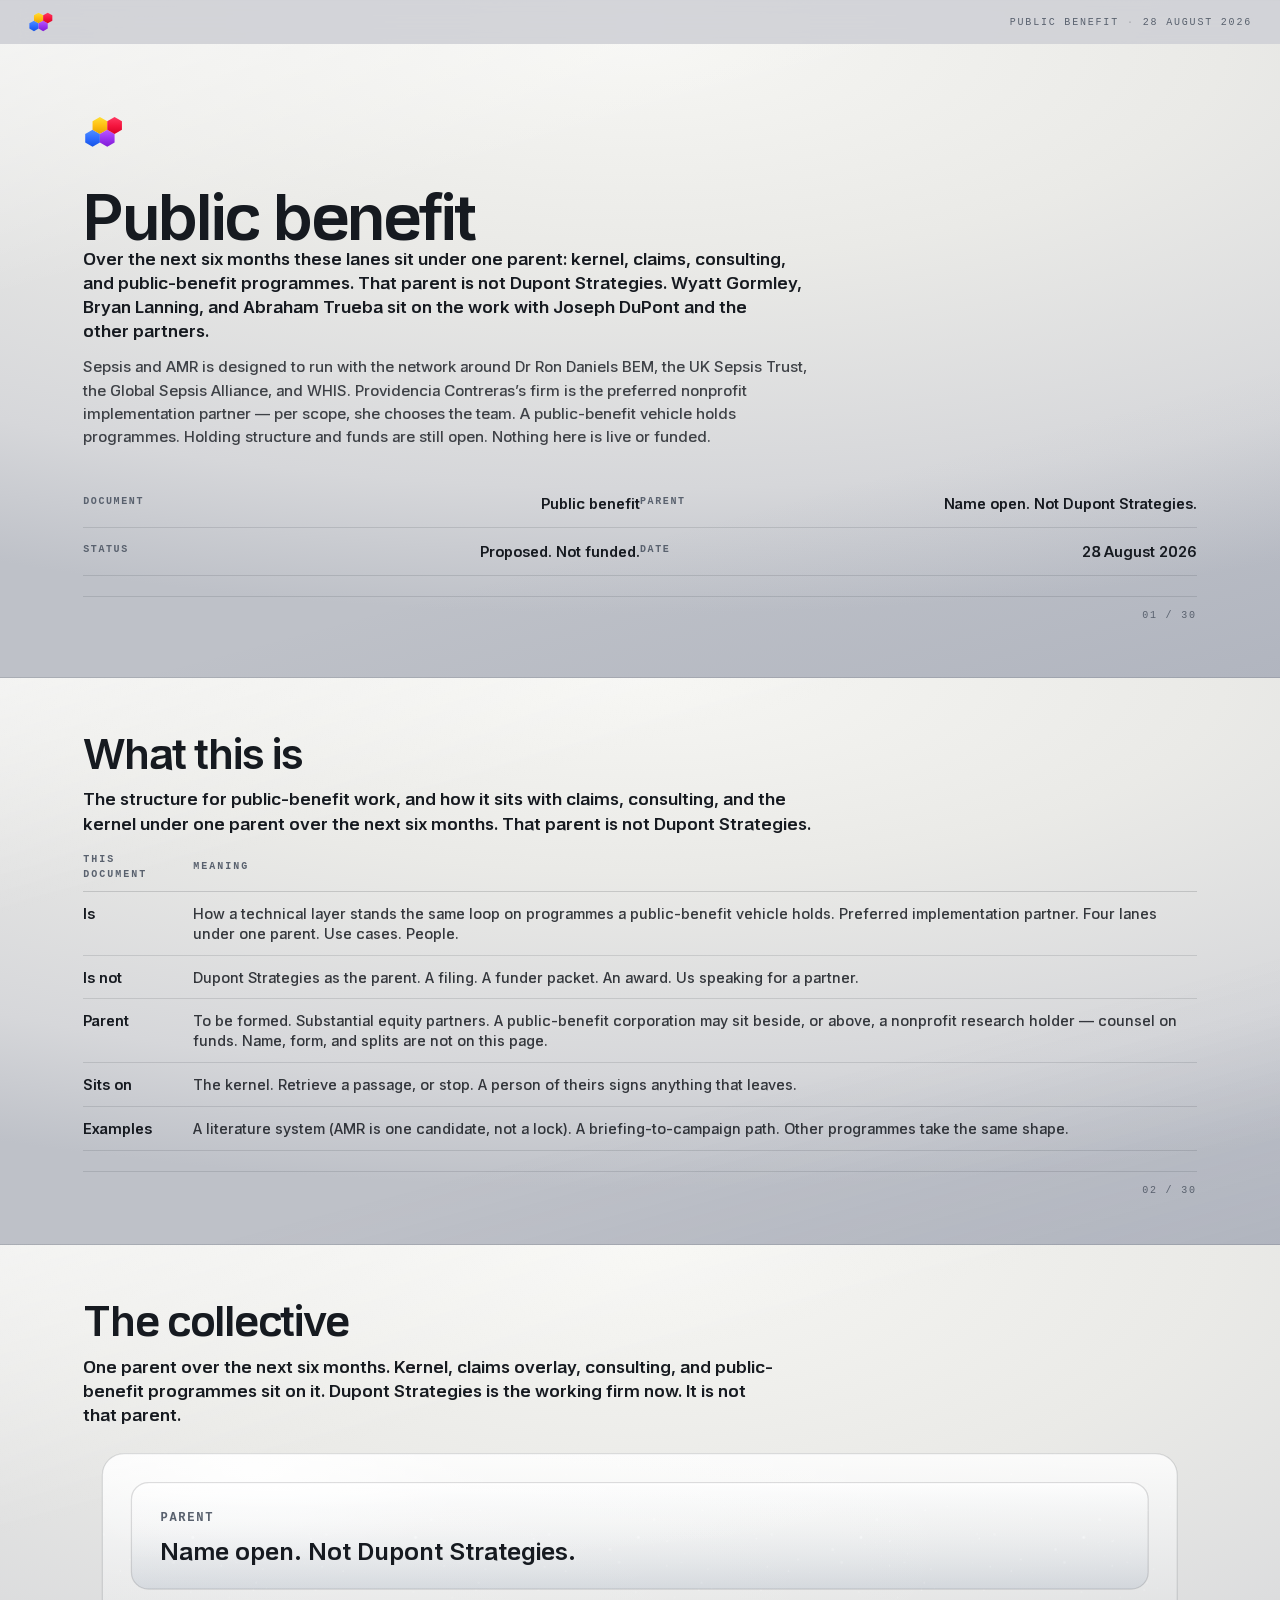
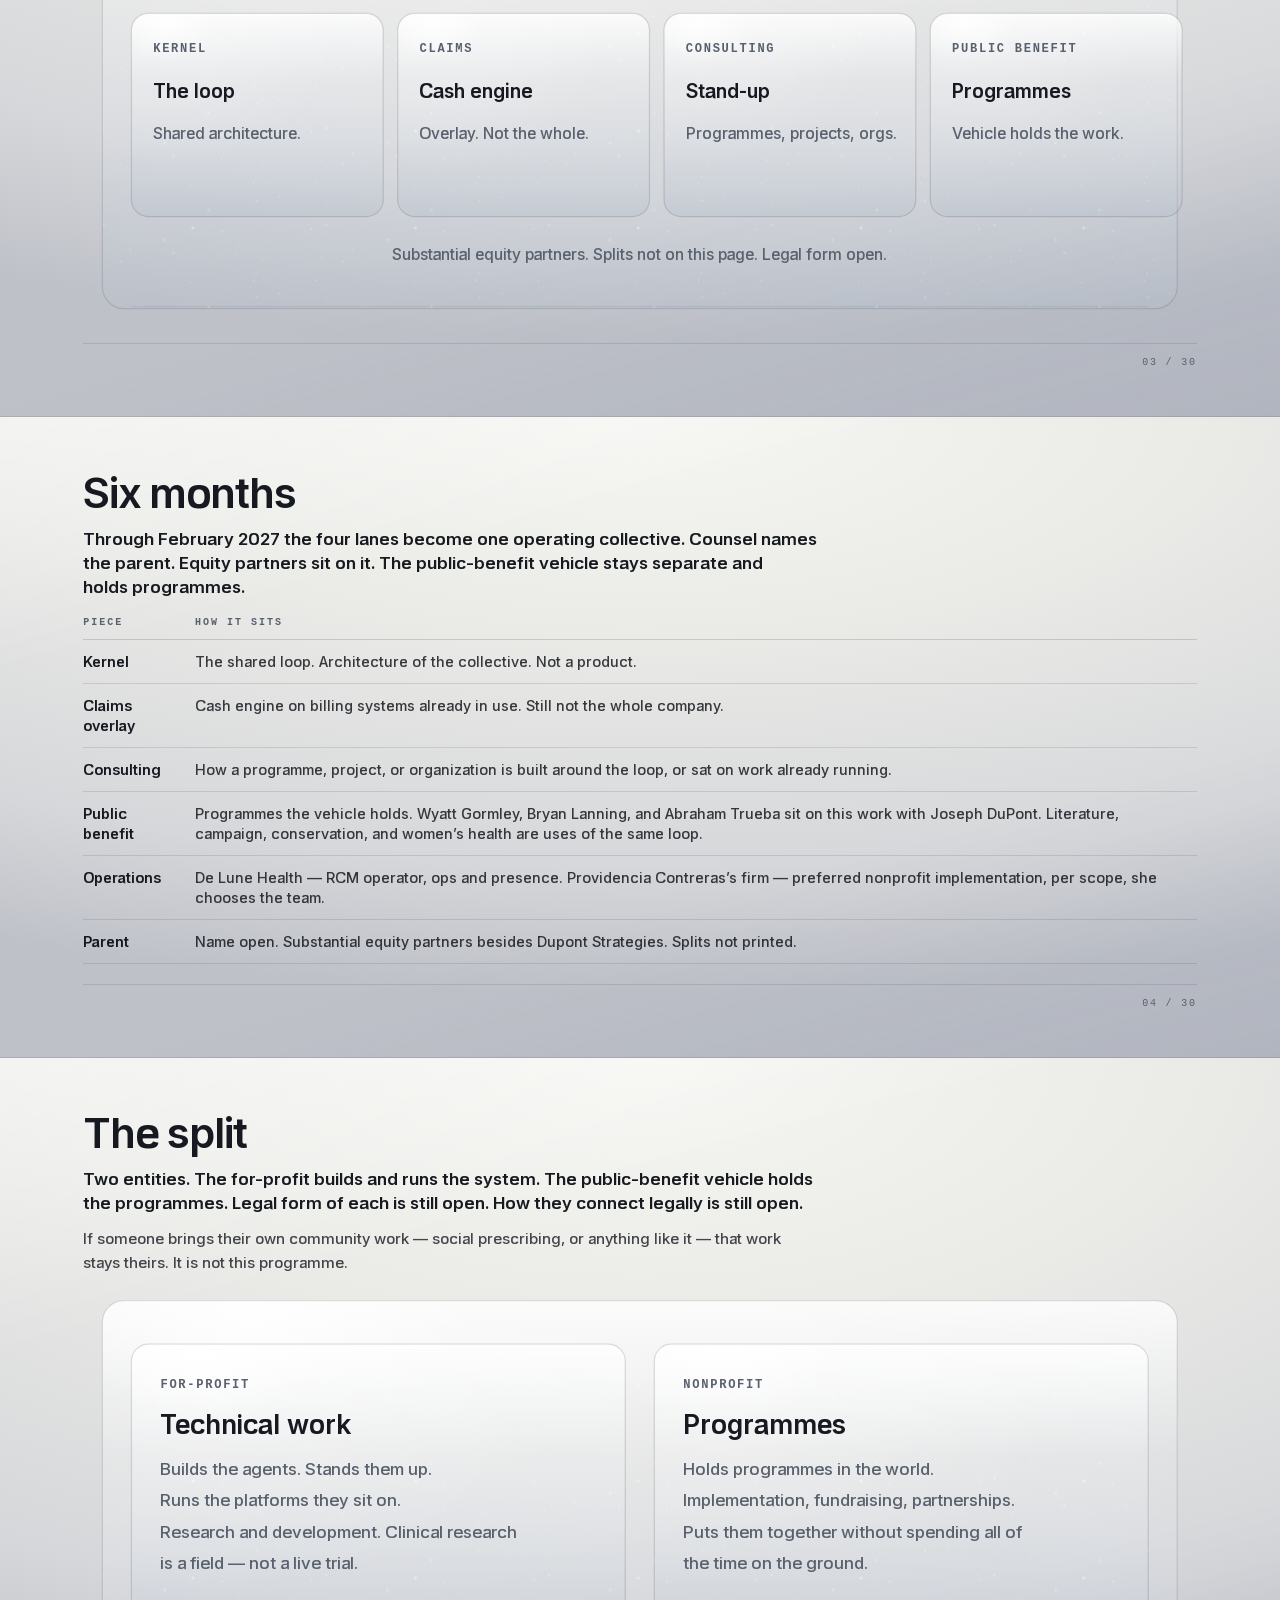
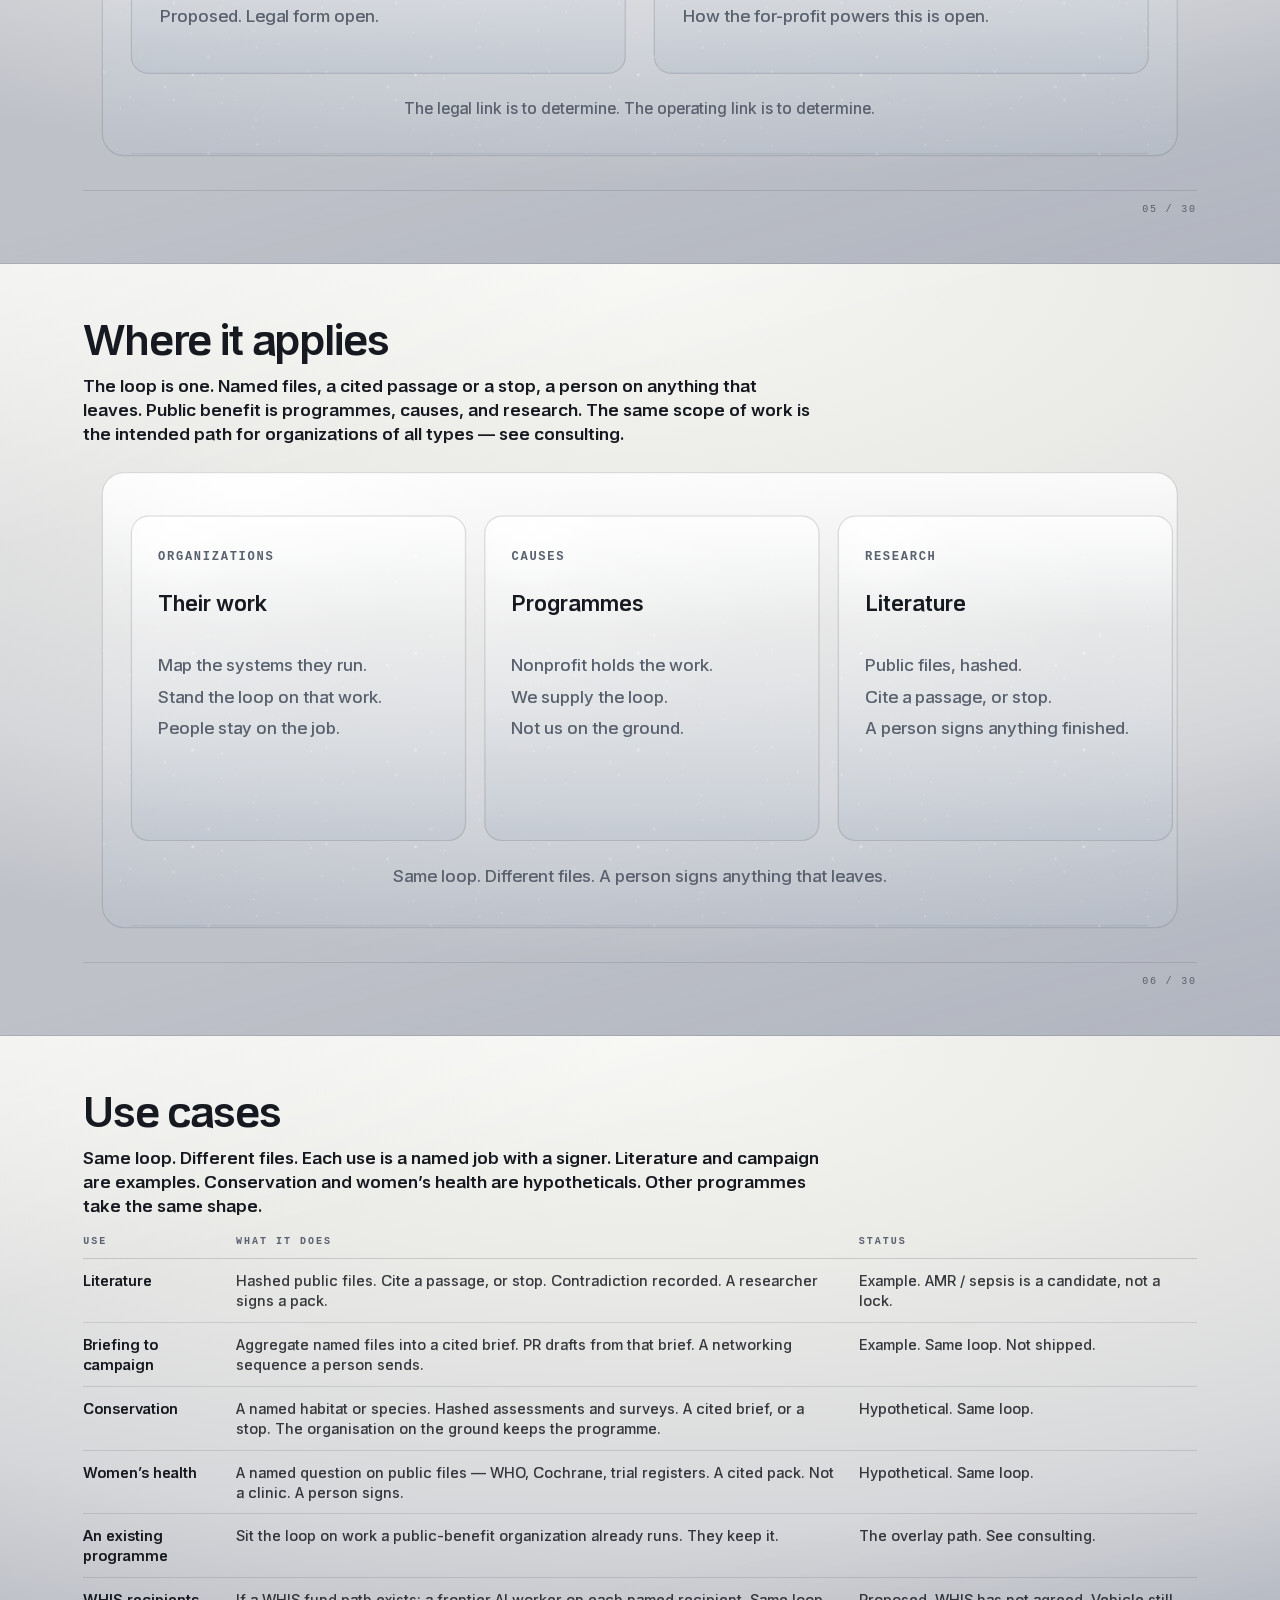
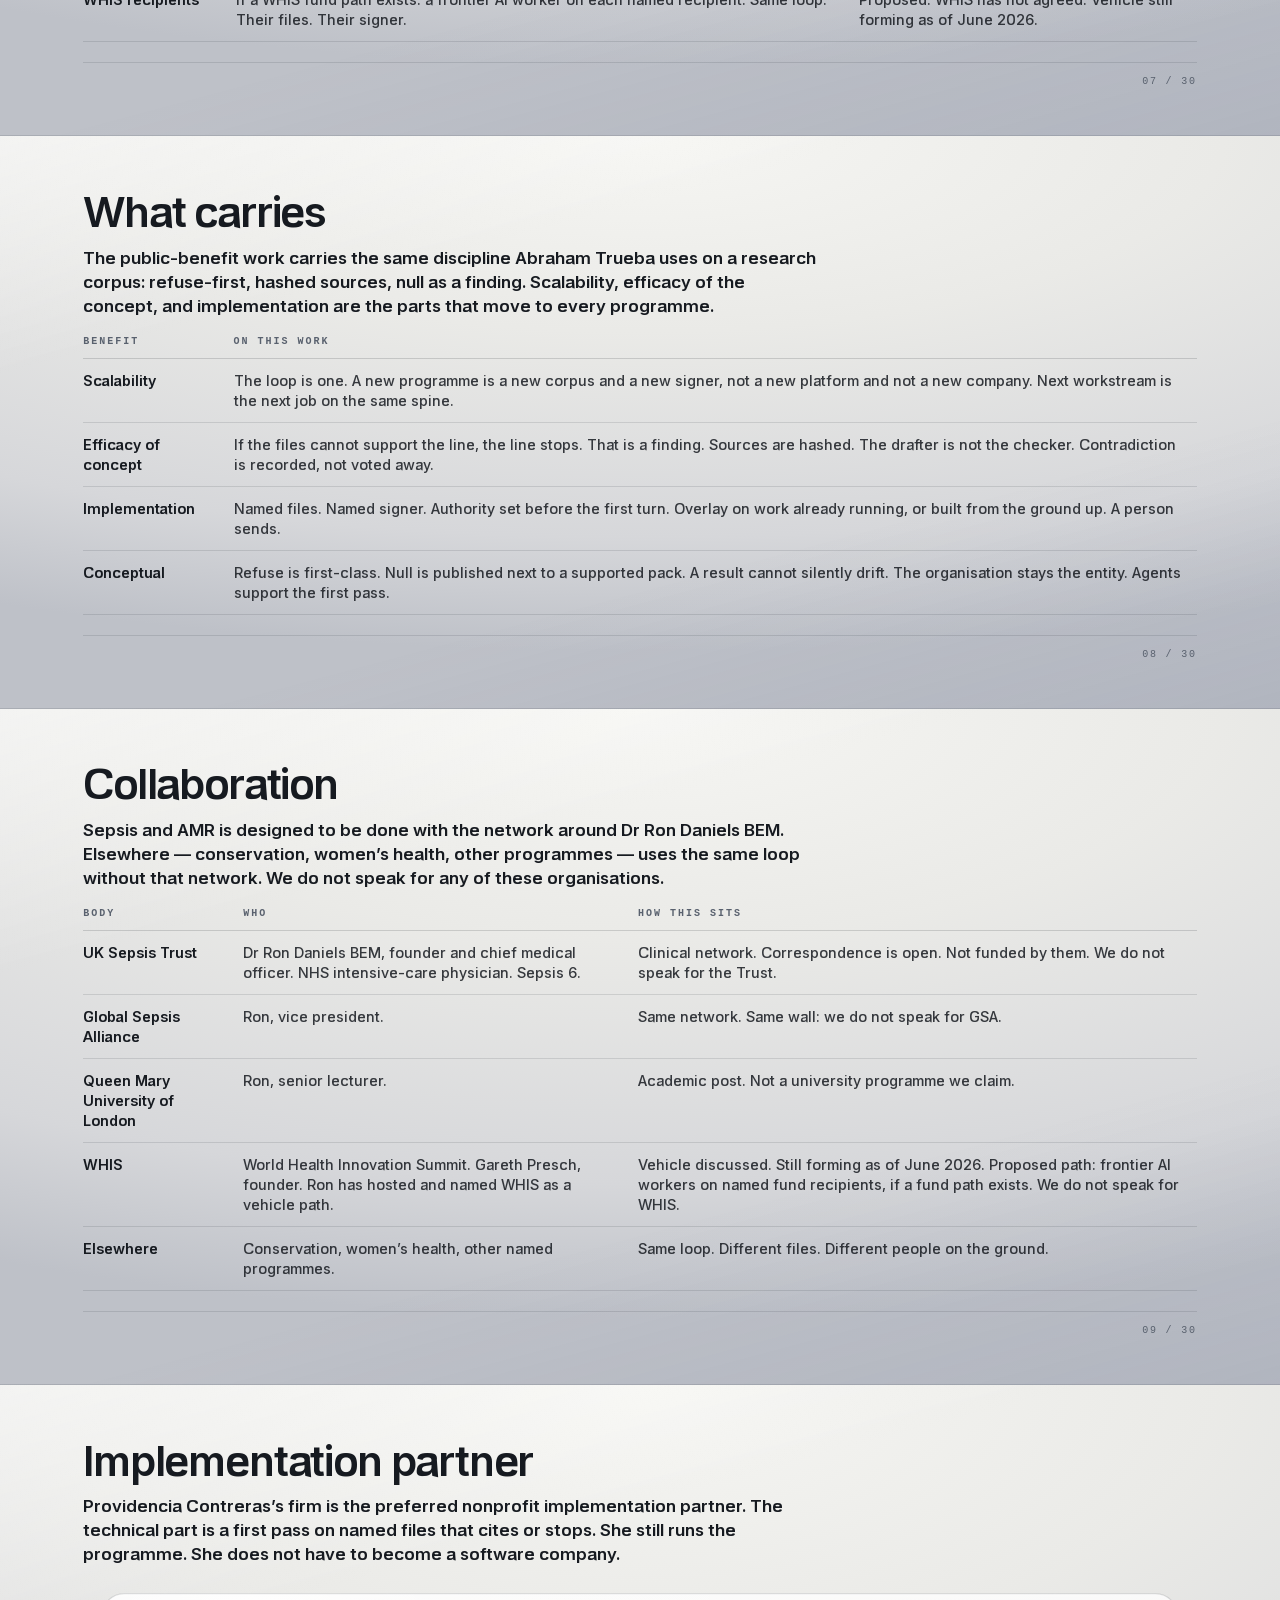
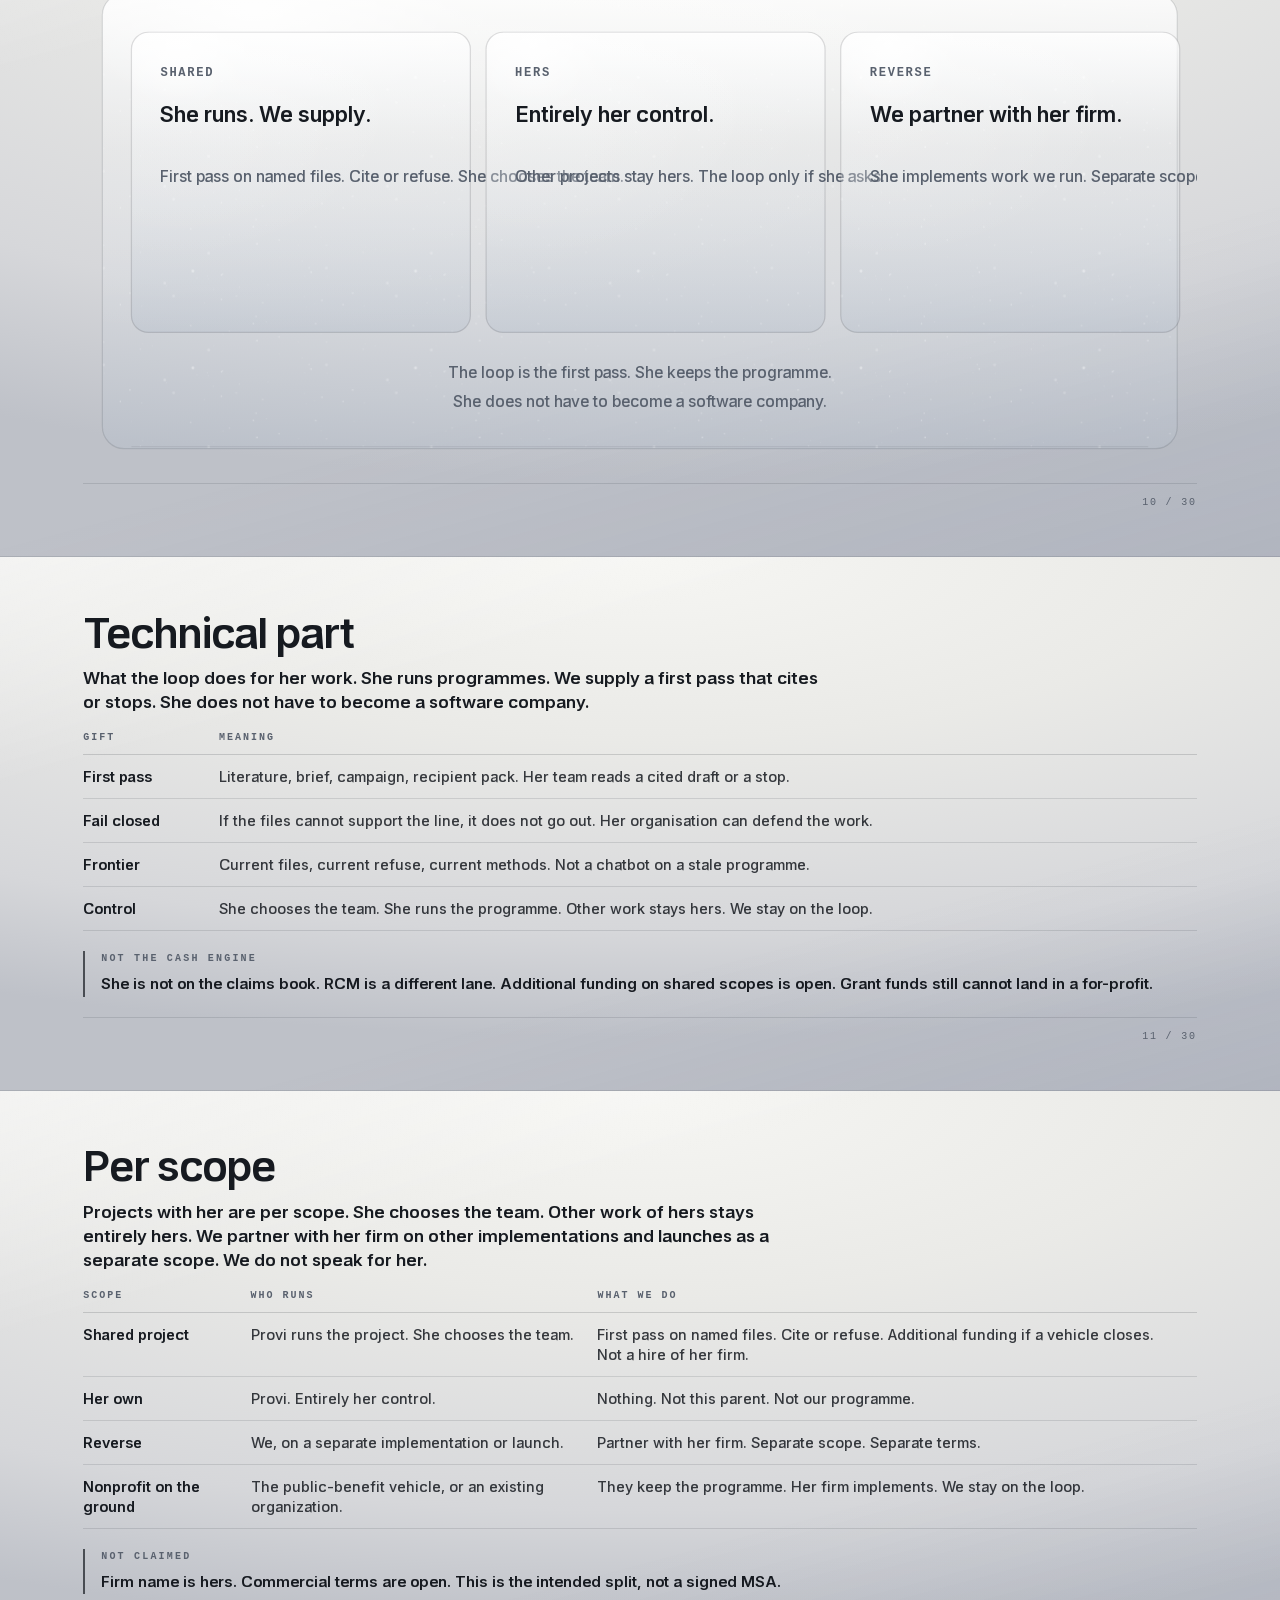
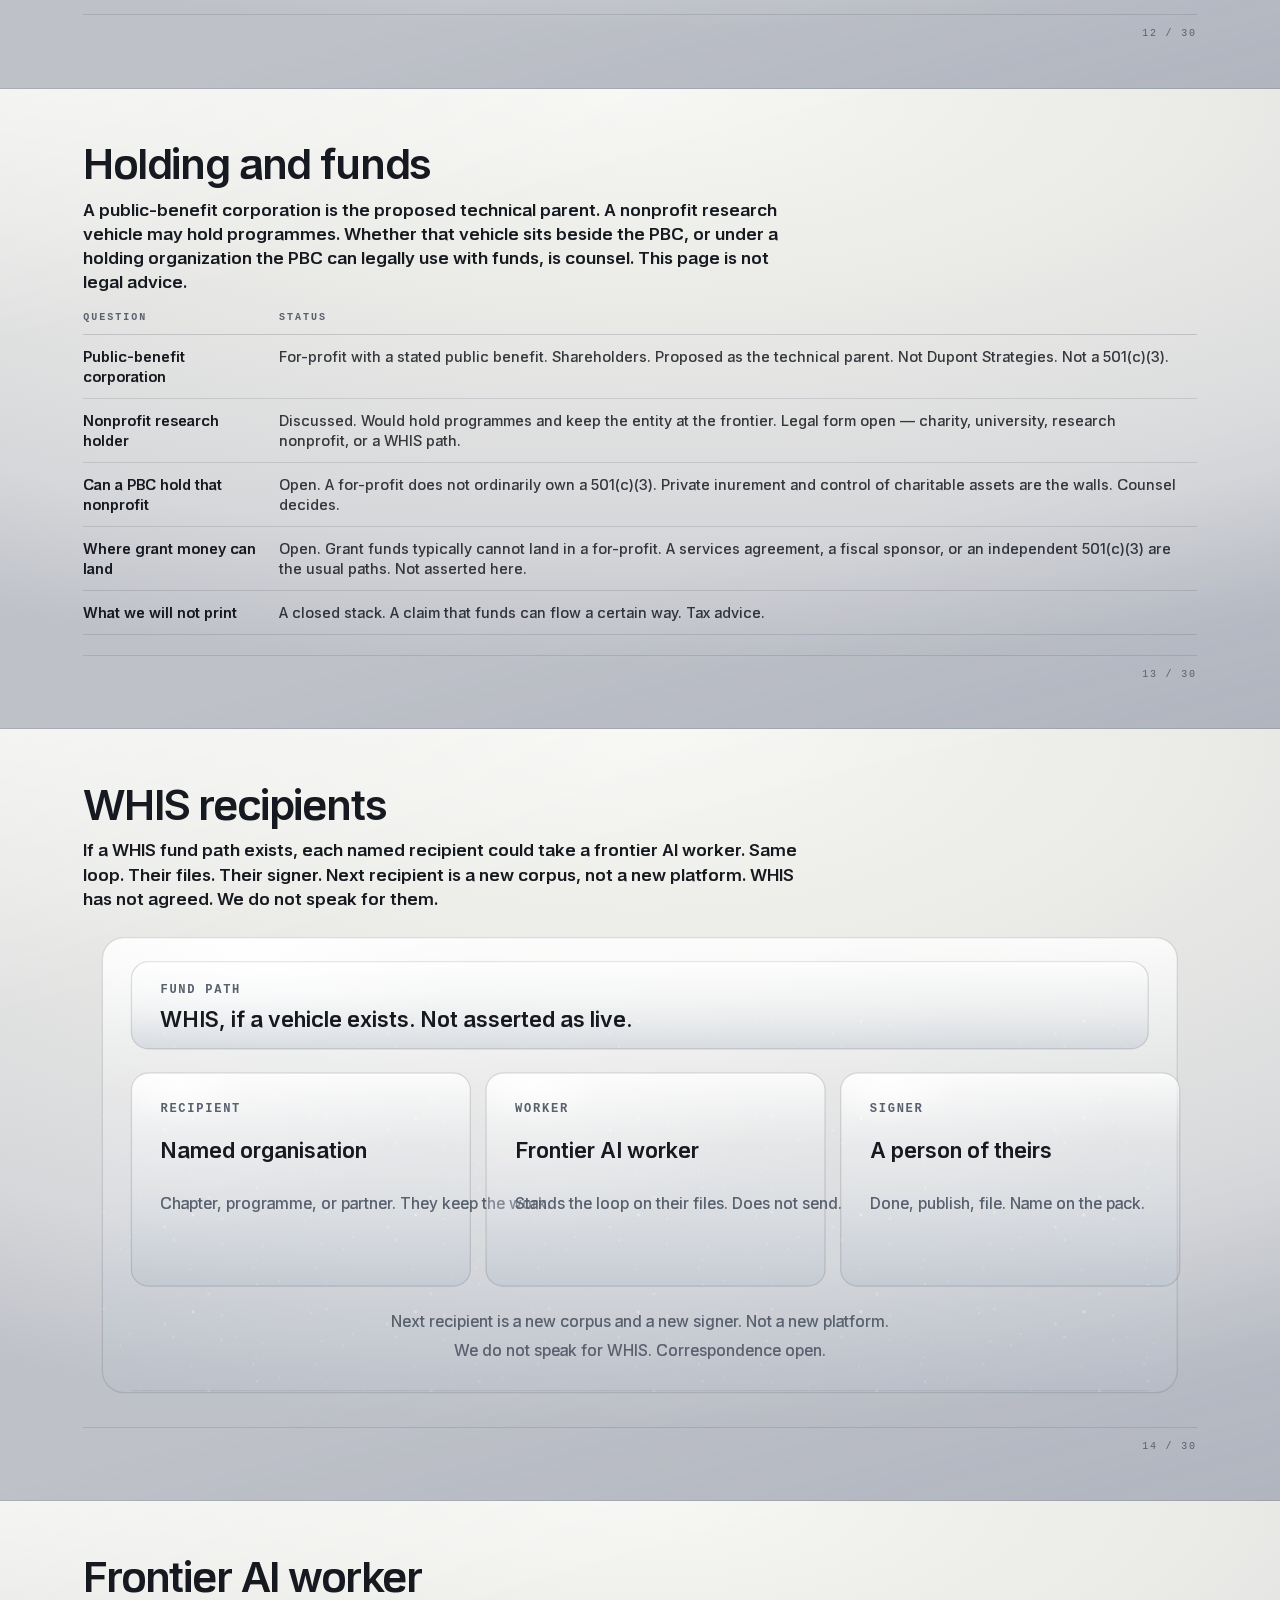
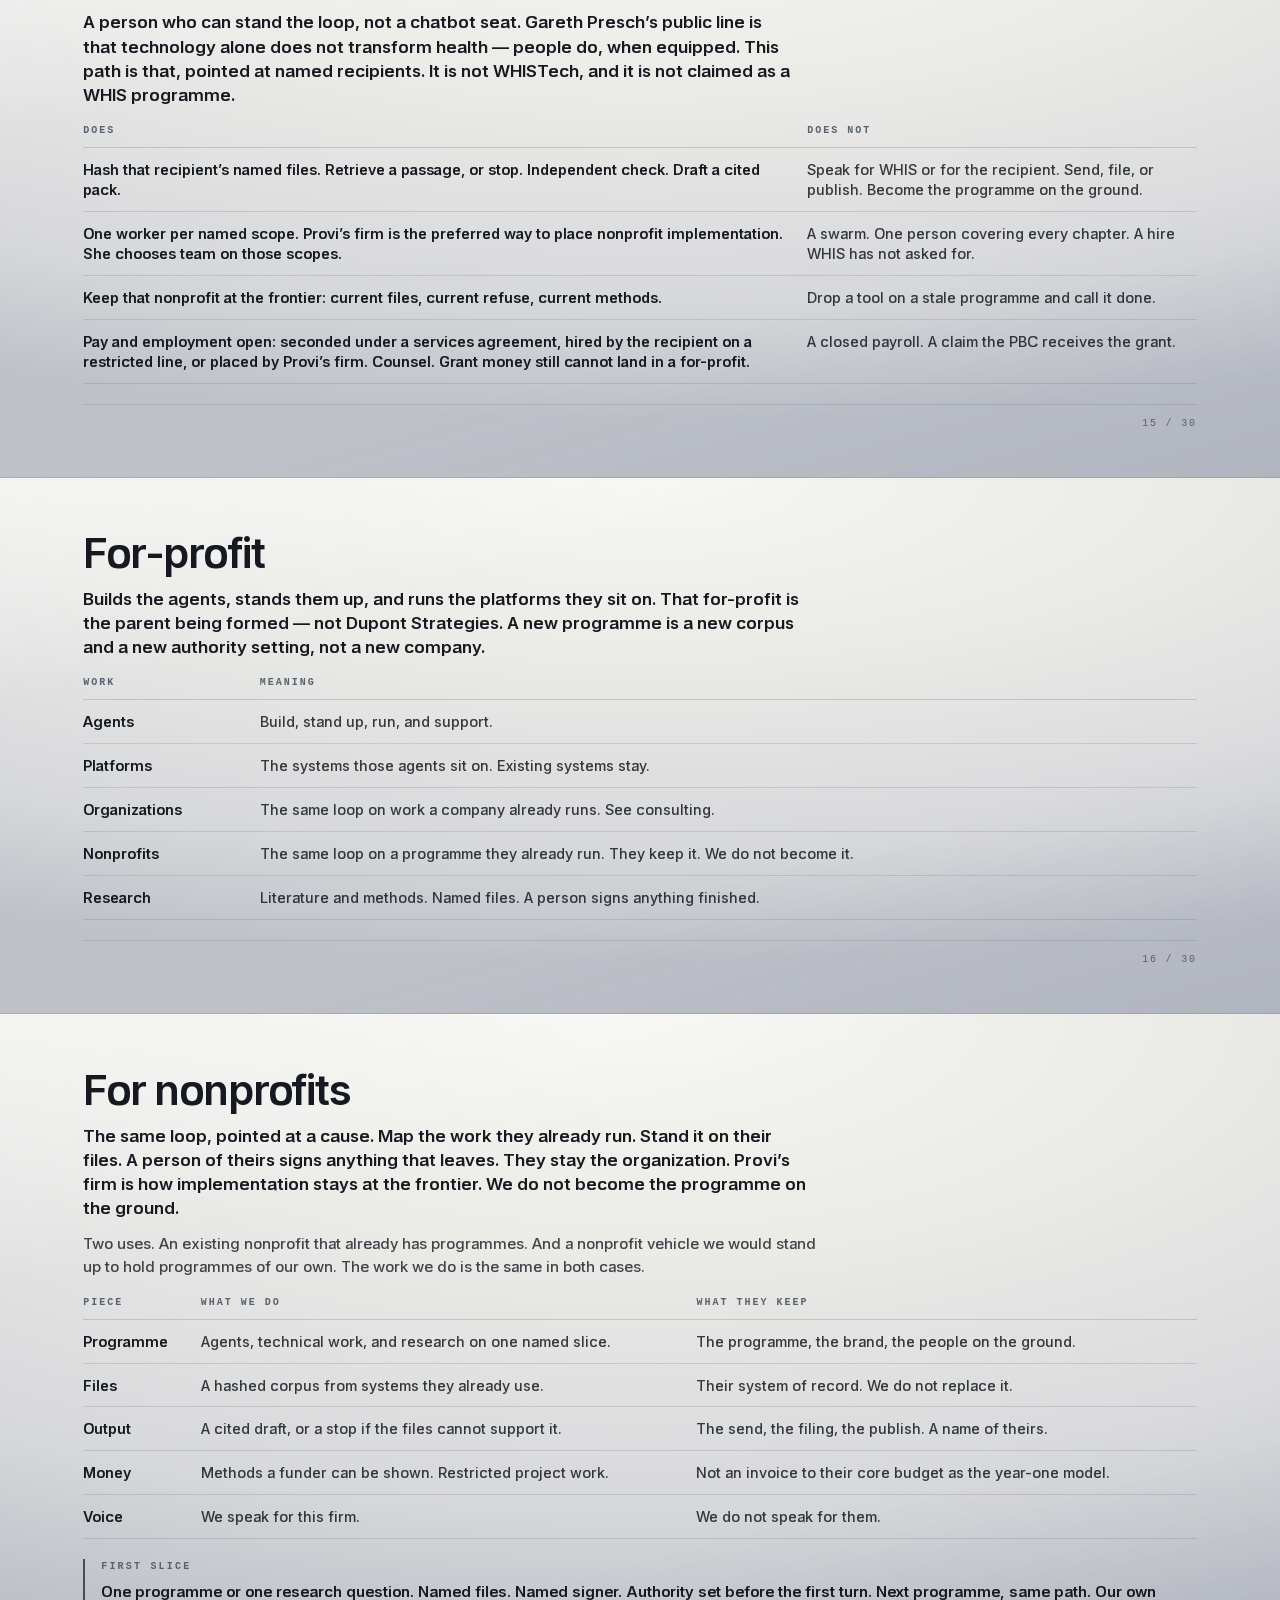
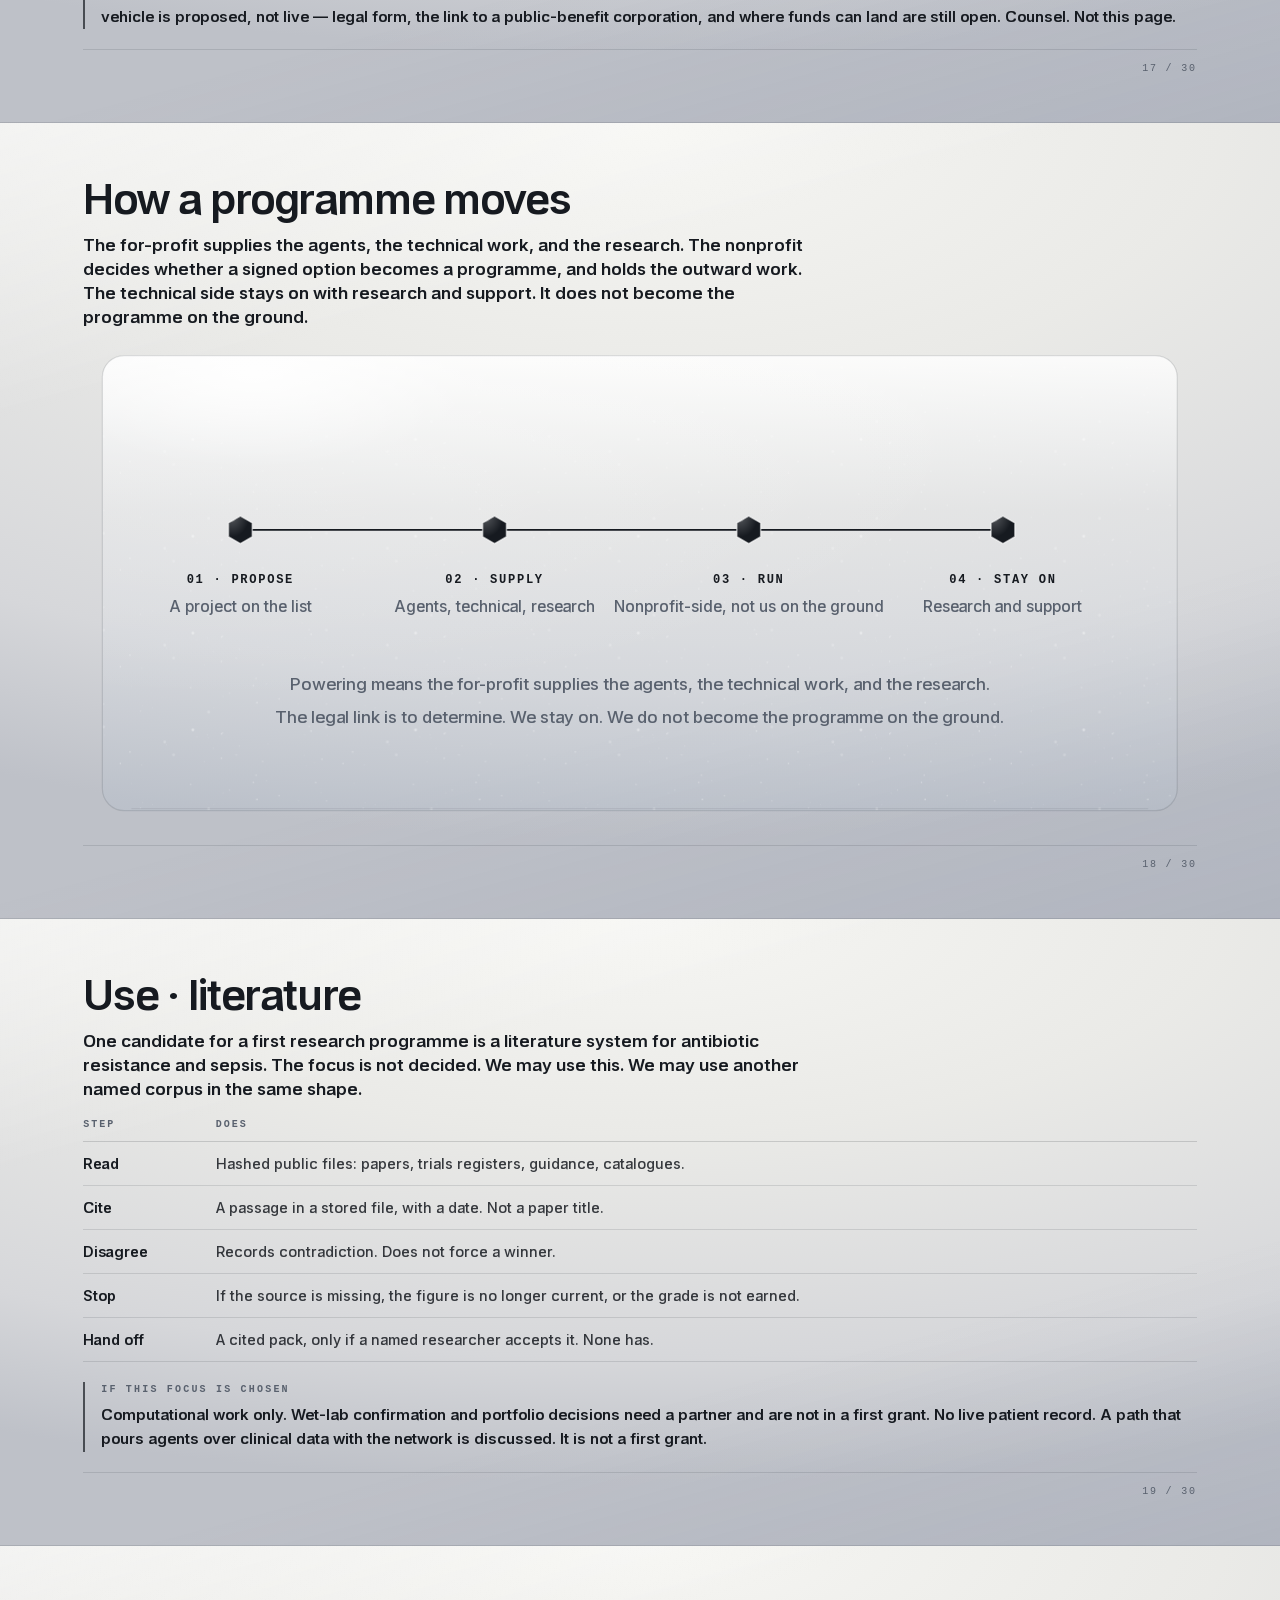
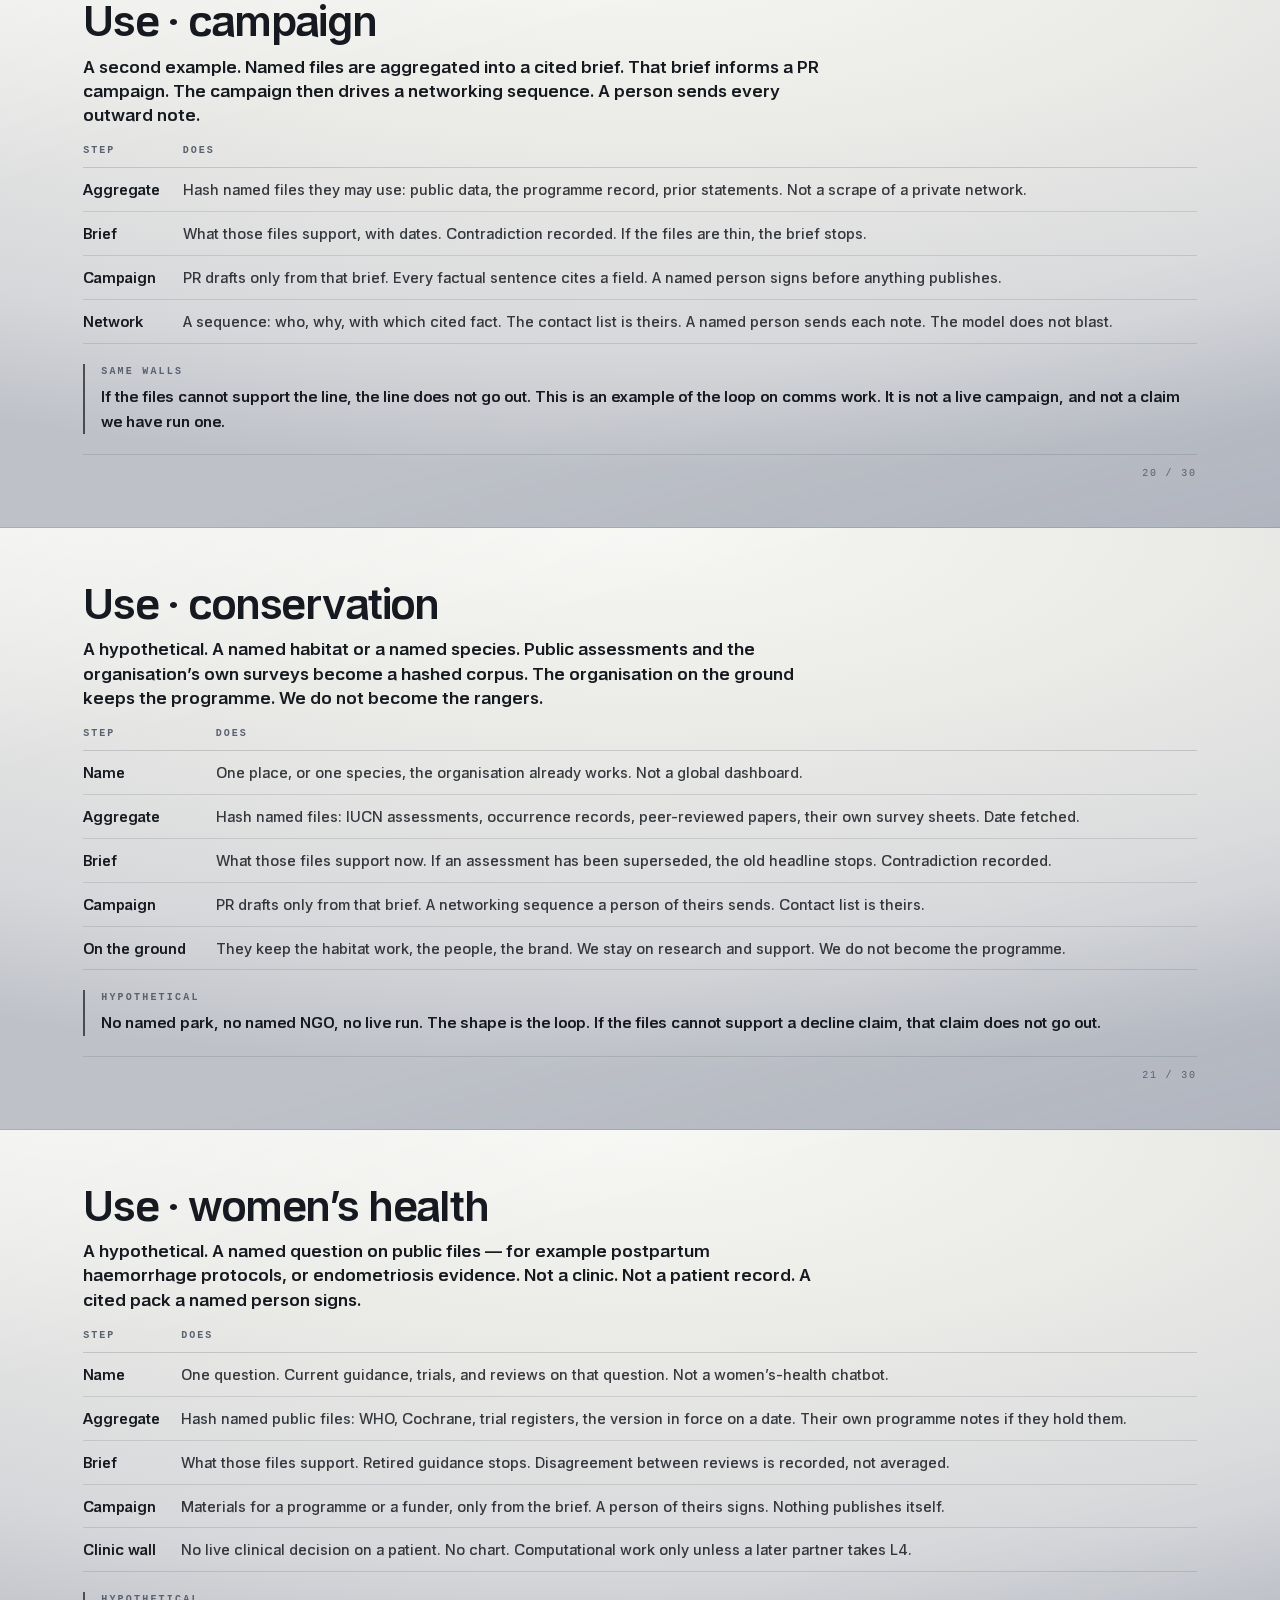
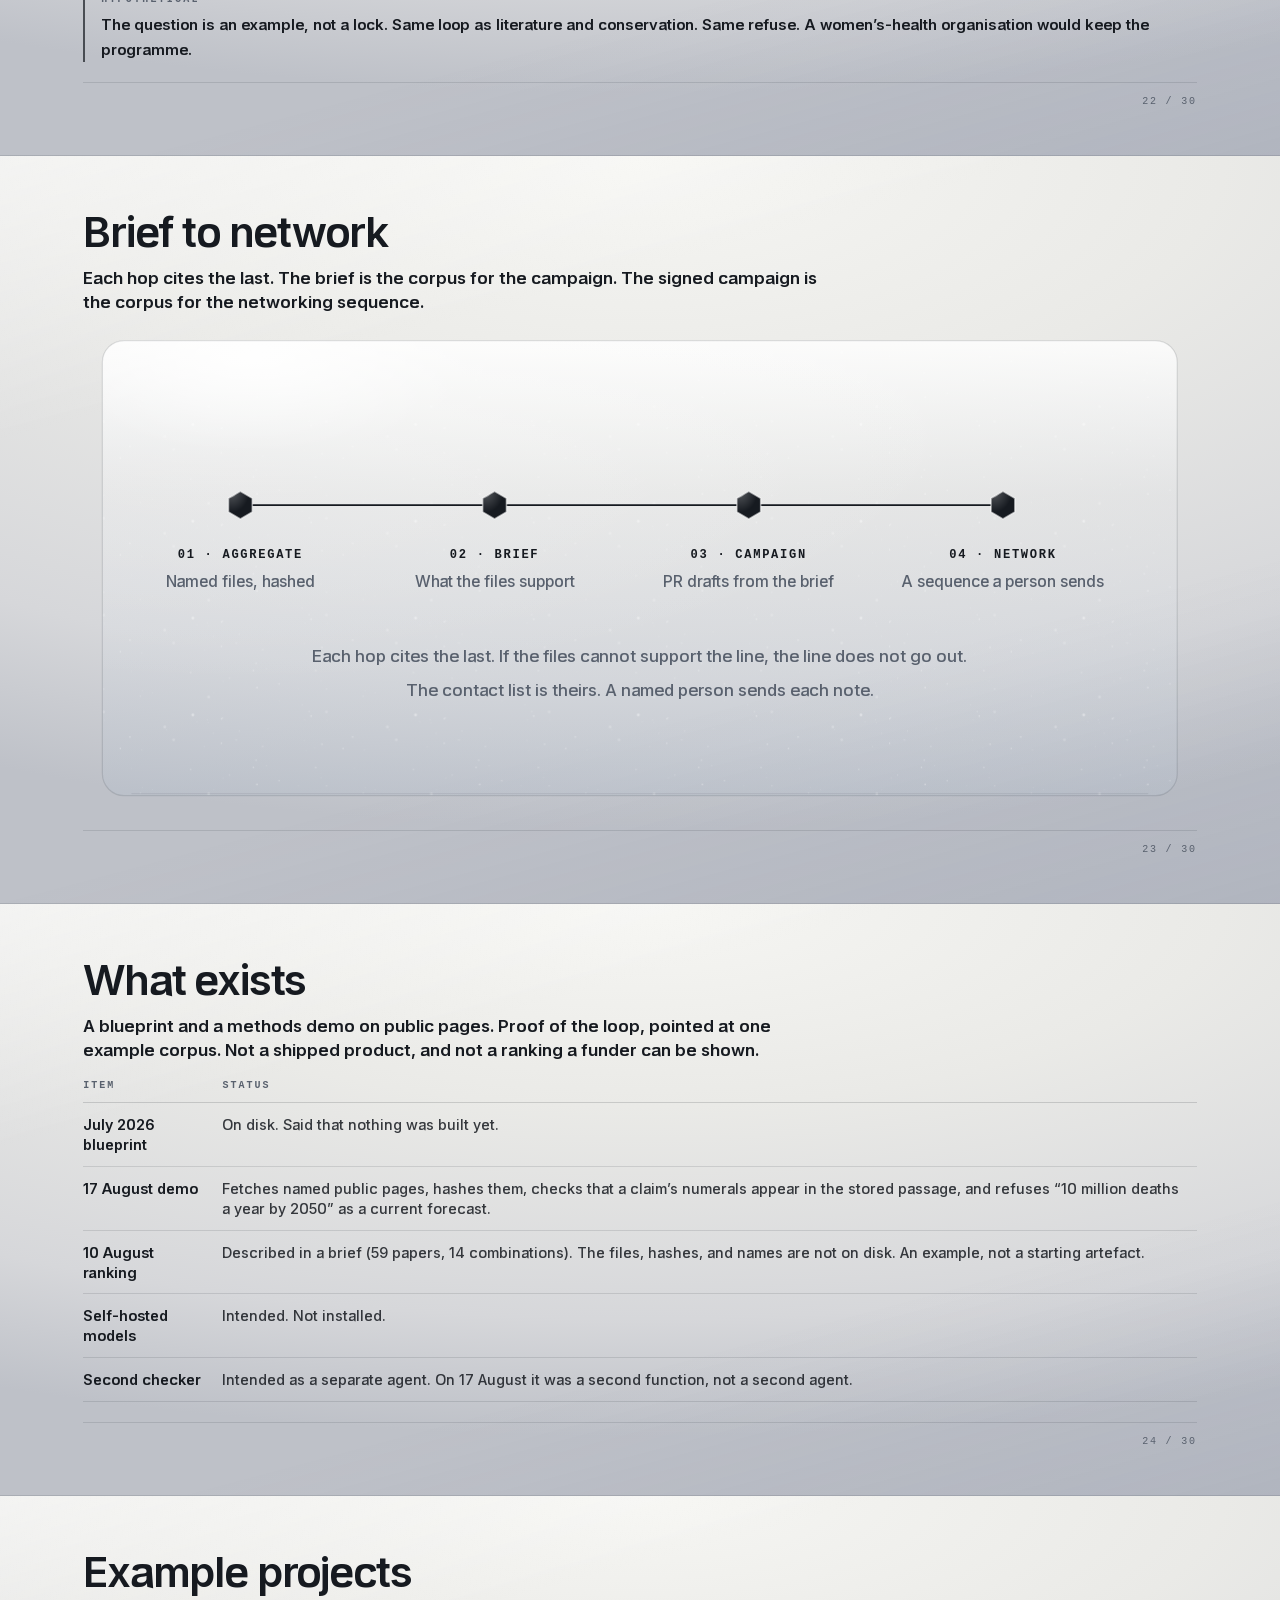
<file: s/public-benefit/index.html>
<!DOCTYPE html><html lang="en"><head><meta name="twitter:card" content="summary_large_image"><meta property="og:title" content="Public benefit"><meta property="og:description" content="How public-benefit programmes sit with the other lanes under one parent."><meta property="og:url" content="https://jddupont.github.io/s/public-benefit"><meta property="og:image" content="https://jddupont.github.io/og.jpg"><meta charSet="utf-8"/><meta name="viewport" content="width=device-width, initial-scale=1"/><link rel="stylesheet" href="/assets/styles-F9PfRy3r.css" data-precedence="default"/><title>Public benefit</title><meta name="theme-color" content="#C7C9CF"/><meta name="robots" content="noindex, nofollow"/><meta name="description" content="How public-benefit programmes sit with the other lanes under one parent."/><link rel="icon" type="image/svg+xml" href="/favicon.svg"/></head><body class="metal-wash min-h-dvh font-sans text-ink antialiased"><div class="share-root metal-wash"><header class="no-print sticky top-0 z-20 flex items-center justify-between gap-3 bg-ground/75 px-4 py-3 backdrop-blur-md md:px-7"><span class="flex items-center" aria-hidden="true"><svg xmlns="http://www.w3.org/2000/svg" viewBox="13.8 17.9 36.5 28.3" class="overflow-visible h-5 w-auto" aria-hidden="false" role="img"><defs><linearGradient id="share-mark-bl" x1="0" y1="30.13" x2="0" y2="45.13" gradientUnits="userSpaceOnUse"><stop offset="0" stop-color="#508fff"></stop><stop offset="0.5" stop-color="#2E6DFF"></stop><stop offset="1" stop-color="#1453e5"></stop></linearGradient><linearGradient id="share-mark-tl" x1="0" y1="18.88" x2="0" y2="33.88" gradientUnits="userSpaceOnUse"><stop offset="0" stop-color="#ffe034"></stop><stop offset="0.5" stop-color="#FFBE12"></stop><stop offset="1" stop-color="#e5a400"></stop></linearGradient><linearGradient id="share-mark-br" x1="0" y1="30.13" x2="0" y2="45.13" gradientUnits="userSpaceOnUse"><stop offset="0" stop-color="#bd56ff"></stop><stop offset="0.5" stop-color="#9B34F0"></stop><stop offset="1" stop-color="#811ad6"></stop></linearGradient><linearGradient id="share-mark-tr" x1="0" y1="18.88" x2="0" y2="33.88" gradientUnits="userSpaceOnUse"><stop offset="0" stop-color="#ff3861"></stop><stop offset="0.5" stop-color="#F5163F"></stop><stop offset="1" stop-color="#db0025"></stop></linearGradient></defs><path d="M22.26 30.13L28.75 33.88L28.75 41.38L22.26 45.13L15.76 41.38L15.76 33.88Z" fill="url(#share-mark-bl)"></path><path d="M28.75 18.88L35.25 22.63L35.25 30.13L28.75 33.88L22.26 30.13L22.26 22.63Z" fill="url(#share-mark-tl)"></path><path d="M35.25 30.13L41.74 33.88L41.74 41.38L35.25 45.13L28.75 41.38L28.75 33.88Z" fill="url(#share-mark-br)"></path><path d="M41.74 18.88L48.24 22.63L48.24 30.13L41.74 33.88L35.25 30.13L35.25 22.63Z" fill="url(#share-mark-tr)"></path></svg></span><p class="font-mono text-[10px] uppercase tracking-[0.18em] text-muted">Public benefit<span class="mx-2 text-ink/25">·</span>28 August 2026</p></header><section class="share-page relative"><article class="relative flex h-full w-full flex-col overflow-x-hidden overflow-y-auto metal-wash text-ink px-[6.5%] pb-[4.2%] pt-[5%]"><div class="relative z-10 flex min-h-0 flex-1 flex-col"><div class="flex h-full flex-col pt-2"><svg xmlns="http://www.w3.org/2000/svg" viewBox="13.8 17.9 36.5 28.3" class="overflow-visible mb-8 h-8 w-auto self-start" aria-hidden="false" role="img"><defs><linearGradient id="ghw-cover-bl" x1="0" y1="30.13" x2="0" y2="45.13" gradientUnits="userSpaceOnUse"><stop offset="0" stop-color="#508fff"></stop><stop offset="0.5" stop-color="#2E6DFF"></stop><stop offset="1" stop-color="#1453e5"></stop></linearGradient><linearGradient id="ghw-cover-tl" x1="0" y1="18.88" x2="0" y2="33.88" gradientUnits="userSpaceOnUse"><stop offset="0" stop-color="#ffe034"></stop><stop offset="0.5" stop-color="#FFBE12"></stop><stop offset="1" stop-color="#e5a400"></stop></linearGradient><linearGradient id="ghw-cover-br" x1="0" y1="30.13" x2="0" y2="45.13" gradientUnits="userSpaceOnUse"><stop offset="0" stop-color="#bd56ff"></stop><stop offset="0.5" stop-color="#9B34F0"></stop><stop offset="1" stop-color="#811ad6"></stop></linearGradient><linearGradient id="ghw-cover-tr" x1="0" y1="18.88" x2="0" y2="33.88" gradientUnits="userSpaceOnUse"><stop offset="0" stop-color="#ff3861"></stop><stop offset="0.5" stop-color="#F5163F"></stop><stop offset="1" stop-color="#db0025"></stop></linearGradient></defs><path d="M22.26 30.13L28.75 33.88L28.75 41.38L22.26 45.13L15.76 41.38L15.76 33.88Z" fill="url(#ghw-cover-bl)"></path><path d="M28.75 18.88L35.25 22.63L35.25 30.13L28.75 33.88L22.26 30.13L22.26 22.63Z" fill="url(#ghw-cover-tl)"></path><path d="M35.25 30.13L41.74 33.88L41.74 41.38L35.25 45.13L28.75 41.38L28.75 33.88Z" fill="url(#ghw-cover-br)"></path><path d="M41.74 18.88L48.24 22.63L48.24 30.13L41.74 33.88L35.25 30.13L35.25 22.63Z" fill="url(#ghw-cover-tr)"></path></svg><h1 class="mt-2 max-w-[14ch] text-balance font-sans text-[clamp(36px,5.2vw,64px)] font-semibold leading-[0.92] tracking-[-0.03em] text-ink">Public benefit</h1><p class="max-w-[46rem] text-pretty text-[17px] font-semibold leading-[1.42] text-ink">Over the next six months these lanes sit under one parent: kernel, claims, consulting, and public-benefit programmes. That parent is not Dupont Strategies. Wyatt Gormley, Bryan Lanning, and Abraham Trueba sit on the work with Joseph DuPont and the other partners.</p><p class="mt-3 max-w-[46rem] text-pretty text-[15px] font-medium leading-[1.55] text-ink/80">Sepsis and AMR is designed to run with the network around Dr Ron Daniels BEM, the UK Sepsis Trust, the Global Sepsis Alliance, and WHIS. Providencia Contreras’s firm is the preferred nonprofit implementation partner — per scope, she chooses the team. A public-benefit vehicle holds programmes. Holding structure and funds are still open. Nothing here is live or funded.</p><dl class="mt-8 grid w-full grid-cols-1 sm:grid-cols-2 print:grid-cols-2"><div class="glass-row flex justify-between gap-4 py-3.5"><dt class="shrink-0 font-mono text-[10px] font-semibold uppercase tracking-[0.16em] text-muted">Document</dt><dd class="text-right text-[14.5px] font-semibold leading-snug text-ink">Public benefit</dd></div><div class="glass-row flex justify-between gap-4 py-3.5"><dt class="shrink-0 font-mono text-[10px] font-semibold uppercase tracking-[0.16em] text-muted">Parent</dt><dd class="text-right text-[14.5px] font-semibold leading-snug text-ink">Name open. Not Dupont Strategies.</dd></div><div class="glass-row flex justify-between gap-4 py-3.5"><dt class="shrink-0 font-mono text-[10px] font-semibold uppercase tracking-[0.16em] text-muted">Status</dt><dd class="text-right text-[14.5px] font-semibold leading-snug text-ink">Proposed. Not funded.</dd></div><div class="glass-row flex justify-between gap-4 py-3.5"><dt class="shrink-0 font-mono text-[10px] font-semibold uppercase tracking-[0.16em] text-muted">Date</dt><dd class="text-right text-[14.5px] font-semibold leading-snug text-ink">28 August 2026</dd></div></dl></div></div><footer class="relative z-10 mt-5 flex items-baseline justify-end pt-3 shadow-[inset_0_1px_0_rgba(22,26,32,0.12)]"><span class="font-mono text-[10px] uppercase tracking-[0.18em] text-muted">01<!-- --> / <!-- -->30</span></footer></article></section><section class="share-page relative"><article class="relative flex h-full w-full flex-col overflow-x-hidden overflow-y-auto metal-wash text-ink px-[6.5%] pb-[3.6%] pt-[4.2%]"><div class="relative z-10 flex min-h-0 flex-1 flex-col"><div class="mb-3"><h2 class="max-w-[28ch] text-balance font-sans text-[clamp(28px,3.4vw,42px)] font-semibold leading-[1.04] tracking-[-0.028em] text-ink">What this is</h2></div><p class="max-w-[46rem] text-pretty text-[17px] font-semibold leading-[1.42] text-ink">The structure for public-benefit work, and how it sits with claims, consulting, and the kernel under one parent over the next six months. That parent is not Dupont Strategies.</p><div class="mt-4 hidden md:block print:block"><table class="w-full border-collapse text-left"><thead><tr class="shadow-[inset_0_-1px_0_rgba(22,26,32,0.16)]"><th class="pb-2.5 pr-4 font-mono text-[10px] font-semibold uppercase tracking-[0.2em] text-muted">This document</th><th class="pb-2.5 pr-4 font-mono text-[10px] font-semibold uppercase tracking-[0.2em] text-muted">Meaning</th></tr></thead><tbody><tr class="glass-row align-top"><td class="py-3 pr-4 text-[14.5px] leading-snug text-ink font-semibold">Is</td><td class="py-3 pr-4 text-[14.5px] leading-snug font-medium text-ink/85">How a technical layer stands the same loop on programmes a public-benefit vehicle holds. Preferred implementation partner. Four lanes under one parent. Use cases. People.</td></tr><tr class="glass-row align-top"><td class="py-3 pr-4 text-[14.5px] leading-snug text-ink font-semibold">Is not</td><td class="py-3 pr-4 text-[14.5px] leading-snug font-medium text-ink/85">Dupont Strategies as the parent. A filing. A funder packet. An award. Us speaking for a partner.</td></tr><tr class="glass-row align-top"><td class="py-3 pr-4 text-[14.5px] leading-snug text-ink font-semibold">Parent</td><td class="py-3 pr-4 text-[14.5px] leading-snug font-medium text-ink/85">To be formed. Substantial equity partners. A public-benefit corporation may sit beside, or above, a nonprofit research holder — counsel on funds. Name, form, and splits are not on this page.</td></tr><tr class="glass-row align-top"><td class="py-3 pr-4 text-[14.5px] leading-snug text-ink font-semibold">Sits on</td><td class="py-3 pr-4 text-[14.5px] leading-snug font-medium text-ink/85">The kernel. Retrieve a passage, or stop. A person of theirs signs anything that leaves.</td></tr><tr class="glass-row align-top"><td class="py-3 pr-4 text-[14.5px] leading-snug text-ink font-semibold">Examples</td><td class="py-3 pr-4 text-[14.5px] leading-snug font-medium text-ink/85">A literature system (AMR is one candidate, not a lock). A briefing-to-campaign path. Other programmes take the same shape.</td></tr></tbody></table></div><div class="mt-3 md:hidden print:hidden"><div class="glass-row py-3"><div class=""><p class="font-mono text-[10px] font-semibold uppercase tracking-[0.18em] text-muted">This document</p><p class="mt-0.5 text-[14.5px] leading-snug text-ink font-semibold">Is</p></div><div class="mt-1.5"><p class="font-mono text-[10px] font-semibold uppercase tracking-[0.18em] text-muted">Meaning</p><p class="mt-0.5 text-[14.5px] leading-snug text-ink font-medium">How a technical layer stands the same loop on programmes a public-benefit vehicle holds. Preferred implementation partner. Four lanes under one parent. Use cases. People.</p></div></div><div class="glass-row py-3"><div class=""><p class="font-mono text-[10px] font-semibold uppercase tracking-[0.18em] text-muted">This document</p><p class="mt-0.5 text-[14.5px] leading-snug text-ink font-semibold">Is not</p></div><div class="mt-1.5"><p class="font-mono text-[10px] font-semibold uppercase tracking-[0.18em] text-muted">Meaning</p><p class="mt-0.5 text-[14.5px] leading-snug text-ink font-medium">Dupont Strategies as the parent. A filing. A funder packet. An award. Us speaking for a partner.</p></div></div><div class="glass-row py-3"><div class=""><p class="font-mono text-[10px] font-semibold uppercase tracking-[0.18em] text-muted">This document</p><p class="mt-0.5 text-[14.5px] leading-snug text-ink font-semibold">Parent</p></div><div class="mt-1.5"><p class="font-mono text-[10px] font-semibold uppercase tracking-[0.18em] text-muted">Meaning</p><p class="mt-0.5 text-[14.5px] leading-snug text-ink font-medium">To be formed. Substantial equity partners. A public-benefit corporation may sit beside, or above, a nonprofit research holder — counsel on funds. Name, form, and splits are not on this page.</p></div></div><div class="glass-row py-3"><div class=""><p class="font-mono text-[10px] font-semibold uppercase tracking-[0.18em] text-muted">This document</p><p class="mt-0.5 text-[14.5px] leading-snug text-ink font-semibold">Sits on</p></div><div class="mt-1.5"><p class="font-mono text-[10px] font-semibold uppercase tracking-[0.18em] text-muted">Meaning</p><p class="mt-0.5 text-[14.5px] leading-snug text-ink font-medium">The kernel. Retrieve a passage, or stop. A person of theirs signs anything that leaves.</p></div></div><div class="glass-row py-3"><div class=""><p class="font-mono text-[10px] font-semibold uppercase tracking-[0.18em] text-muted">This document</p><p class="mt-0.5 text-[14.5px] leading-snug text-ink font-semibold">Examples</p></div><div class="mt-1.5"><p class="font-mono text-[10px] font-semibold uppercase tracking-[0.18em] text-muted">Meaning</p><p class="mt-0.5 text-[14.5px] leading-snug text-ink font-medium">A literature system (AMR is one candidate, not a lock). A briefing-to-campaign path. Other programmes take the same shape.</p></div></div></div></div><footer class="relative z-10 mt-5 flex items-baseline justify-end pt-3 shadow-[inset_0_1px_0_rgba(22,26,32,0.12)]"><span class="font-mono text-[10px] uppercase tracking-[0.18em] text-muted">02<!-- --> / <!-- -->30</span></footer></article></section><section class="share-page relative"><article class="relative flex h-full w-full flex-col overflow-x-hidden overflow-y-auto metal-wash text-ink px-[6.5%] pb-[3.6%] pt-[4.2%]"><div class="relative z-10 flex min-h-0 flex-1 flex-col"><div class="mb-3"><h2 class="max-w-[28ch] text-balance font-sans text-[clamp(28px,3.4vw,42px)] font-semibold leading-[1.04] tracking-[-0.028em] text-ink">The collective</h2></div><p class="max-w-[46rem] text-pretty text-[17px] font-semibold leading-[1.42] text-ink">One parent over the next six months. Kernel, claims overlay, consulting, and public-benefit programmes sit on it. Dupont Strategies is the working firm now. It is not that parent.</p><div class="mt-3 min-h-0 flex-1"><div class="diagram-scroll"><svg viewBox="0 0 920 400" class="diagram-svg h-full w-full" role="img" aria-label="Four lanes under one parent, not Dupont Strategies"><defs><linearGradient id="_R_1ked6_-glass" x1="0" y1="0" x2="0" y2="1"><stop offset="0" stop-color="#ffffff" stop-opacity="0.82"></stop><stop offset="0.34" stop-color="#f4f6f8" stop-opacity="0.18"></stop><stop offset="1" stop-color="#b7c0cc" stop-opacity="0.42"></stop></linearGradient><radialGradient id="_R_1ked6_-spec" cx="14%" cy="4%" r="72%"><stop offset="0" stop-color="#ffffff" stop-opacity="0.88"></stop><stop offset="0.28" stop-color="#ffffff" stop-opacity="0.22"></stop><stop offset="1" stop-color="#ffffff" stop-opacity="0"></stop></radialGradient><linearGradient id="_R_1ked6_-sheen" x1="0" y1="0" x2="1" y2="0"><stop offset="0" stop-color="#ffffff" stop-opacity="0"></stop><stop offset="0.45" stop-color="#ffffff" stop-opacity="0.42"></stop><stop offset="1" stop-color="#ffffff" stop-opacity="0"></stop></linearGradient><pattern id="_R_1ked6_-particles" patternUnits="userSpaceOnUse" width="184" height="80"><circle cx="115.594409575497" cy="53.58336320779443" r="0.3" fill="#ffffff" opacity="0.4180308661600719"></circle><circle cx="13.40361655382608" cy="25.47105224126533" r="0.58" fill="#ffffff" opacity="0.4093730224992023"></circle><circle cx="17.528242685612405" cy="5.7281813424677495" r="0.3" fill="#ffffff" opacity="0.3024282640881968"></circle><circle cx="103.81633405751379" cy="66.57674114526098" r="1.15" fill="#ffffff" opacity="0.21361859369725855"></circle><circle cx="90.75760484615229" cy="1.3324562093859802" r="1.15" fill="#ffffff" opacity="0.4129935785816021"></circle><circle cx="12.48776665166382" cy="52.99744109297052" r="0.3" fill="#ffffff" opacity="0.40786771506437464"></circle><circle cx="125.92477646373436" cy="21.616533036165187" r="0.3" fill="#ffffff" opacity="0.2838465016446293"></circle><circle cx="4.412288224516571" cy="2.316604108697085" r="0.58" fill="#ffffff" opacity="0.44088005421724175"></circle><circle cx="103.40325343953597" cy="8.035025339589932" r="0.3" fill="#ffffff" opacity="0.38883042293080616"></circle><circle cx="115.22631894947324" cy="3.801123389881627" r="0.58" fill="#ffffff" opacity="0.2708120778439623"></circle><circle cx="129.12055152706827" cy="14.395441494134927" r="0.3" fill="#ffffff" opacity="0.29313238368049843"></circle><circle cx="8.643950991632394" cy="44.73231146332449" r="0.3" fill="#ffffff" opacity="0.42104449331809046"></circle><circle cx="8.00897727907122" cy="44.73092580434444" r="0.58" fill="#ffffff" opacity="0.2525526087230782"></circle><circle cx="17.152484749049172" cy="59.91790316063813" r="0.58" fill="#ffffff" opacity="0.23486967316589769"></circle><circle cx="181.0759690017793" cy="72.96130995869697" r="0.3" fill="#ffffff" opacity="0.3752849146794923"></circle><circle cx="7.338903981884431" cy="28.243140665927502" r="0.3" fill="#ffffff" opacity="0.2590952493339289"></circle><circle cx="94.08653583288498" cy="7.133801433785726" r="0.3" fill="#ffffff" opacity="0.403524630443903"></circle><circle cx="183.16868295481834" cy="5.241052883323772" r="0.3" fill="#ffffff" opacity="0.3458192632560708"></circle><circle cx="88.94643599956596" cy="46.412975958740795" r="0.58" fill="#ffffff" opacity="0.27729147021532596"></circle><circle cx="182.77689192014603" cy="22.270652997433512" r="0.3" fill="#ffffff" opacity="0.46618341753547243"></circle><circle cx="67.48390422923673" cy="11.294948165907964" r="1.15" fill="#ffffff" opacity="0.22632952058982547"></circle><circle cx="151.66608761235423" cy="43.449782972899165" r="0.3" fill="#ffffff" opacity="0.46943819194540304"></circle><circle cx="47.45686133925657" cy="65.8558821239769" r="0.58" fill="#ffffff" opacity="0.22778961314251164"></circle><circle cx="0.015199586756154702" cy="31.069328091605254" r="0.3" fill="#ffffff" opacity="0.397592915351313"></circle><circle cx="142.94002632747407" cy="38.70542863323606" r="0.58" fill="#ffffff" opacity="0.3181713291621634"></circle><circle cx="143.6981707064892" cy="58.76307128871002" r="0.58" fill="#ffffff" opacity="0.48440050404723756"></circle><circle cx="161.95870598124282" cy="55.63975075988087" r="0.58" fill="#ffffff" opacity="0.29694564721404837"></circle><circle cx="100.38429905305816" cy="27.35399336896557" r="0.3" fill="#ffffff" opacity="0.4022223704970546"></circle><circle cx="114.39439322165883" cy="4.594294095688636" r="0.58" fill="#ffffff" opacity="0.3714486984775629"></circle><circle cx="74.83134553340793" cy="21.923643472568898" r="1.15" fill="#ffffff" opacity="0.1978297767033008"></circle><circle cx="2.736757756553943" cy="78.55983234874897" r="0.58" fill="#ffffff" opacity="0.2261523850197682"></circle><circle cx="12.520132391024442" cy="49.50656345556796" r="0.3" fill="#ffffff" opacity="0.18191503414973387"></circle><circle cx="57.35331659454541" cy="63.12695848901149" r="0.3" fill="#ffffff" opacity="0.3319654590226549"></circle><circle cx="120.93659427060587" cy="51.017350466464336" r="0.58" fill="#ffffff" opacity="0.23936854325205487"></circle><circle cx="68.7870131194531" cy="13.621521151448377" r="0.3" fill="#ffffff" opacity="0.3757672003171254"></circle><circle cx="161.99345384258473" cy="69.55597057452238" r="0.3" fill="#ffffff" opacity="0.20392199645001535"></circle><circle cx="30.84399327954463" cy="29.128282307241243" r="0.58" fill="#ffffff" opacity="0.38189085150225593"></circle><circle cx="107.98700149542978" cy="63.275710299273825" r="0.3" fill="#ffffff" opacity="0.22903492823663862"></circle><circle cx="102.84456666505176" cy="5.492147619599546" r="0.3" fill="#ffffff" opacity="0.3974474075424706"></circle><circle cx="107.46604764622919" cy="16.462082684255243" r="0.3" fill="#ffffff" opacity="0.45468992964117316"></circle><circle cx="39.856282859973746" cy="45.45479459942076" r="0.3" fill="#ffffff" opacity="0.22353794053361656"></circle><circle cx="152.7018968317201" cy="12.51306553022613" r="0.3" fill="#ffffff" opacity="0.39831966277133657"></circle><circle cx="129.1096600150269" cy="14.80690111164325" r="0.3" fill="#ffffff" opacity="0.3712747260794392"></circle><circle cx="148.45618809594595" cy="27.457968940705978" r="0.58" fill="#ffffff" opacity="0.2707902222083836"></circle><circle cx="114.3314610581526" cy="24.72434972632879" r="0.58" fill="#ffffff" opacity="0.36529599373475463"></circle><circle cx="48.57962589365413" cy="30.335823758661668" r="0.3" fill="#ffffff" opacity="0.4851568110311203"></circle><circle cx="48.98891766787922" cy="61.190975672188664" r="0.3" fill="#ffffff" opacity="0.2510272152493835"></circle><circle cx="126.85538863337383" cy="21.963809180056586" r="0.58" fill="#ffffff" opacity="0.19985178975381507"></circle><circle cx="178.06350645891555" cy="59.718719562384635" r="0.3" fill="#ffffff" opacity="0.23382231319966834"></circle><circle cx="38.75794769393185" cy="19.489953005448893" r="0.58" fill="#ffffff" opacity="0.4449974176497187"></circle><circle cx="17.100331597542542" cy="78.8144173467599" r="1.15" fill="#ffffff" opacity="0.18046766125618838"></circle><circle cx="140.69653772781442" cy="44.65634407692419" r="0.58" fill="#ffffff" opacity="0.3994201307461691"></circle></pattern></defs><g class="glass-ground"><rect x="16" y="12" width="888" height="376" rx="18" fill="url(#_R_1ked6_-glass)"></rect><rect x="16" y="12" width="888" height="376" rx="18" fill="url(#_R_1ked6_-spec)"></rect><rect class="particles" x="16" y="12" width="888" height="376" rx="18" fill="url(#_R_1ked6_-particles)"></rect><rect x="16" y="12" width="888" height="376" rx="18" fill="none" stroke="#161A20" stroke-opacity="0.12" stroke-width="1"></rect><path d="M40 13.4 H880" stroke="url(#_R_1ked6_-sheen)" stroke-width="1.6"></path><path d="M40 386.4 H880" stroke="#161A20" stroke-opacity="0.07" stroke-width="1"></path></g><g><rect x="40" y="36" width="840" height="88" rx="14" fill="url(#_R_1ked6_-glass)"></rect><rect x="40" y="36" width="840" height="88" rx="14" fill="url(#_R_1ked6_-spec)"></rect><rect class="particles" x="40" y="36" width="840" height="88" rx="14" fill="url(#_R_1ked6_-particles)" opacity="0.55"></rect><rect x="40" y="36" width="840" height="88" rx="14" fill="none" stroke="#161A20" stroke-opacity="0.14" stroke-width="1"></rect><path d="M54 37.1 H866" stroke="#fff" stroke-opacity="0.55" stroke-width="1.2"></path></g><text x="64" y="68" text-anchor="start" fill="#59616E" font-family="ui-monospace, SF Mono, Cascadia Code, Consolas, monospace" font-size="10" font-weight="600" letter-spacing="0.14em" style="text-transform:uppercase">Parent</text><text x="64" y="100" text-anchor="start" fill="#161A20" font-family="Keystone Sans, Inter, system-ui, sans-serif" font-size="20" font-weight="600">Name open. Not Dupont Strategies.</text><g><g><rect x="40" y="144" width="208" height="168" rx="14" fill="url(#_R_1ked6_-glass)"></rect><rect x="40" y="144" width="208" height="168" rx="14" fill="url(#_R_1ked6_-spec)"></rect><rect class="particles" x="40" y="144" width="208" height="168" rx="14" fill="url(#_R_1ked6_-particles)" opacity="0.55"></rect><rect x="40" y="144" width="208" height="168" rx="14" fill="none" stroke="#161A20" stroke-opacity="0.14" stroke-width="1"></rect><path d="M54 145.1 H234" stroke="#fff" stroke-opacity="0.55" stroke-width="1.2"></path></g><text x="58" y="176" text-anchor="start" fill="#59616E" font-family="ui-monospace, SF Mono, Cascadia Code, Consolas, monospace" font-size="10" font-weight="600" letter-spacing="0.14em" style="text-transform:uppercase">Kernel</text><text x="58" y="214" text-anchor="start" fill="#161A20" font-family="Keystone Sans, Inter, system-ui, sans-serif" font-size="16" font-weight="600">The loop</text><text x="58" y="248" text-anchor="start" fill="#59616E" font-family="Keystone Sans, Inter, system-ui, sans-serif" font-size="13" font-weight="500">Shared architecture.</text></g><g><g><rect x="260" y="144" width="208" height="168" rx="14" fill="url(#_R_1ked6_-glass)"></rect><rect x="260" y="144" width="208" height="168" rx="14" fill="url(#_R_1ked6_-spec)"></rect><rect class="particles" x="260" y="144" width="208" height="168" rx="14" fill="url(#_R_1ked6_-particles)" opacity="0.55"></rect><rect x="260" y="144" width="208" height="168" rx="14" fill="none" stroke="#161A20" stroke-opacity="0.14" stroke-width="1"></rect><path d="M274 145.1 H454" stroke="#fff" stroke-opacity="0.55" stroke-width="1.2"></path></g><text x="278" y="176" text-anchor="start" fill="#59616E" font-family="ui-monospace, SF Mono, Cascadia Code, Consolas, monospace" font-size="10" font-weight="600" letter-spacing="0.14em" style="text-transform:uppercase">Claims</text><text x="278" y="214" text-anchor="start" fill="#161A20" font-family="Keystone Sans, Inter, system-ui, sans-serif" font-size="16" font-weight="600">Cash engine</text><text x="278" y="248" text-anchor="start" fill="#59616E" font-family="Keystone Sans, Inter, system-ui, sans-serif" font-size="13" font-weight="500">Overlay. Not the whole.</text></g><g><g><rect x="480" y="144" width="208" height="168" rx="14" fill="url(#_R_1ked6_-glass)"></rect><rect x="480" y="144" width="208" height="168" rx="14" fill="url(#_R_1ked6_-spec)"></rect><rect class="particles" x="480" y="144" width="208" height="168" rx="14" fill="url(#_R_1ked6_-particles)" opacity="0.55"></rect><rect x="480" y="144" width="208" height="168" rx="14" fill="none" stroke="#161A20" stroke-opacity="0.14" stroke-width="1"></rect><path d="M494 145.1 H674" stroke="#fff" stroke-opacity="0.55" stroke-width="1.2"></path></g><text x="498" y="176" text-anchor="start" fill="#59616E" font-family="ui-monospace, SF Mono, Cascadia Code, Consolas, monospace" font-size="10" font-weight="600" letter-spacing="0.14em" style="text-transform:uppercase">Consulting</text><text x="498" y="214" text-anchor="start" fill="#161A20" font-family="Keystone Sans, Inter, system-ui, sans-serif" font-size="16" font-weight="600">Stand-up</text><text x="498" y="248" text-anchor="start" fill="#59616E" font-family="Keystone Sans, Inter, system-ui, sans-serif" font-size="13" font-weight="500">Programmes, projects, orgs.</text></g><g><g><rect x="700" y="144" width="208" height="168" rx="14" fill="url(#_R_1ked6_-glass)"></rect><rect x="700" y="144" width="208" height="168" rx="14" fill="url(#_R_1ked6_-spec)"></rect><rect class="particles" x="700" y="144" width="208" height="168" rx="14" fill="url(#_R_1ked6_-particles)" opacity="0.55"></rect><rect x="700" y="144" width="208" height="168" rx="14" fill="none" stroke="#161A20" stroke-opacity="0.14" stroke-width="1"></rect><path d="M714 145.1 H894" stroke="#fff" stroke-opacity="0.55" stroke-width="1.2"></path></g><text x="718" y="176" text-anchor="start" fill="#59616E" font-family="ui-monospace, SF Mono, Cascadia Code, Consolas, monospace" font-size="10" font-weight="600" letter-spacing="0.14em" style="text-transform:uppercase">Public benefit</text><text x="718" y="214" text-anchor="start" fill="#161A20" font-family="Keystone Sans, Inter, system-ui, sans-serif" font-size="16" font-weight="600">Programmes</text><text x="718" y="248" text-anchor="start" fill="#59616E" font-family="Keystone Sans, Inter, system-ui, sans-serif" font-size="13" font-weight="500">Vehicle holds the work.</text></g><text x="460" y="348" text-anchor="middle" fill="#59616E" font-family="Keystone Sans, Inter, system-ui, sans-serif" font-size="13" font-weight="500">Substantial equity partners. Splits not on this page. Legal form open.</text></svg><p class="diagram-hint">Swipe the drawing</p></div></div></div><footer class="relative z-10 mt-5 flex items-baseline justify-end pt-3 shadow-[inset_0_1px_0_rgba(22,26,32,0.12)]"><span class="font-mono text-[10px] uppercase tracking-[0.18em] text-muted">03<!-- --> / <!-- -->30</span></footer></article></section><section class="share-page relative"><article class="relative flex h-full w-full flex-col overflow-x-hidden overflow-y-auto metal-wash text-ink px-[6.5%] pb-[3.6%] pt-[4.2%]"><div class="relative z-10 flex min-h-0 flex-1 flex-col"><div class="mb-3"><h2 class="max-w-[28ch] text-balance font-sans text-[clamp(28px,3.4vw,42px)] font-semibold leading-[1.04] tracking-[-0.028em] text-ink">Six months</h2></div><p class="max-w-[46rem] text-pretty text-[17px] font-semibold leading-[1.42] text-ink">Through February 2027 the four lanes become one operating collective. Counsel names the parent. Equity partners sit on it. The public-benefit vehicle stays separate and holds programmes.</p><div class="mt-4 hidden md:block print:block"><table class="w-full border-collapse text-left"><thead><tr class="shadow-[inset_0_-1px_0_rgba(22,26,32,0.16)]"><th class="pb-2.5 pr-4 font-mono text-[10px] font-semibold uppercase tracking-[0.2em] text-muted">Piece</th><th class="pb-2.5 pr-4 font-mono text-[10px] font-semibold uppercase tracking-[0.2em] text-muted">How it sits</th></tr></thead><tbody><tr class="glass-row align-top"><td class="py-3 pr-4 text-[14.5px] leading-snug text-ink font-semibold">Kernel</td><td class="py-3 pr-4 text-[14.5px] leading-snug font-medium text-ink/85">The shared loop. Architecture of the collective. Not a product.</td></tr><tr class="glass-row align-top"><td class="py-3 pr-4 text-[14.5px] leading-snug text-ink font-semibold">Claims overlay</td><td class="py-3 pr-4 text-[14.5px] leading-snug font-medium text-ink/85">Cash engine on billing systems already in use. Still not the whole company.</td></tr><tr class="glass-row align-top"><td class="py-3 pr-4 text-[14.5px] leading-snug text-ink font-semibold">Consulting</td><td class="py-3 pr-4 text-[14.5px] leading-snug font-medium text-ink/85">How a programme, project, or organization is built around the loop, or sat on work already running.</td></tr><tr class="glass-row align-top"><td class="py-3 pr-4 text-[14.5px] leading-snug text-ink font-semibold">Public benefit</td><td class="py-3 pr-4 text-[14.5px] leading-snug font-medium text-ink/85">Programmes the vehicle holds. Wyatt Gormley, Bryan Lanning, and Abraham Trueba sit on this work with Joseph DuPont. Literature, campaign, conservation, and women’s health are uses of the same loop.</td></tr><tr class="glass-row align-top"><td class="py-3 pr-4 text-[14.5px] leading-snug text-ink font-semibold">Operations</td><td class="py-3 pr-4 text-[14.5px] leading-snug font-medium text-ink/85">De Lune Health — RCM operator, ops and presence. Providencia Contreras’s firm — preferred nonprofit implementation, per scope, she chooses the team.</td></tr><tr class="glass-row align-top"><td class="py-3 pr-4 text-[14.5px] leading-snug text-ink font-semibold">Parent</td><td class="py-3 pr-4 text-[14.5px] leading-snug font-medium text-ink/85">Name open. Substantial equity partners besides Dupont Strategies. Splits not printed.</td></tr></tbody></table></div><div class="mt-3 md:hidden print:hidden"><div class="glass-row py-3"><div class=""><p class="font-mono text-[10px] font-semibold uppercase tracking-[0.18em] text-muted">Piece</p><p class="mt-0.5 text-[14.5px] leading-snug text-ink font-semibold">Kernel</p></div><div class="mt-1.5"><p class="font-mono text-[10px] font-semibold uppercase tracking-[0.18em] text-muted">How it sits</p><p class="mt-0.5 text-[14.5px] leading-snug text-ink font-medium">The shared loop. Architecture of the collective. Not a product.</p></div></div><div class="glass-row py-3"><div class=""><p class="font-mono text-[10px] font-semibold uppercase tracking-[0.18em] text-muted">Piece</p><p class="mt-0.5 text-[14.5px] leading-snug text-ink font-semibold">Claims overlay</p></div><div class="mt-1.5"><p class="font-mono text-[10px] font-semibold uppercase tracking-[0.18em] text-muted">How it sits</p><p class="mt-0.5 text-[14.5px] leading-snug text-ink font-medium">Cash engine on billing systems already in use. Still not the whole company.</p></div></div><div class="glass-row py-3"><div class=""><p class="font-mono text-[10px] font-semibold uppercase tracking-[0.18em] text-muted">Piece</p><p class="mt-0.5 text-[14.5px] leading-snug text-ink font-semibold">Consulting</p></div><div class="mt-1.5"><p class="font-mono text-[10px] font-semibold uppercase tracking-[0.18em] text-muted">How it sits</p><p class="mt-0.5 text-[14.5px] leading-snug text-ink font-medium">How a programme, project, or organization is built around the loop, or sat on work already running.</p></div></div><div class="glass-row py-3"><div class=""><p class="font-mono text-[10px] font-semibold uppercase tracking-[0.18em] text-muted">Piece</p><p class="mt-0.5 text-[14.5px] leading-snug text-ink font-semibold">Public benefit</p></div><div class="mt-1.5"><p class="font-mono text-[10px] font-semibold uppercase tracking-[0.18em] text-muted">How it sits</p><p class="mt-0.5 text-[14.5px] leading-snug text-ink font-medium">Programmes the vehicle holds. Wyatt Gormley, Bryan Lanning, and Abraham Trueba sit on this work with Joseph DuPont. Literature, campaign, conservation, and women’s health are uses of the same loop.</p></div></div><div class="glass-row py-3"><div class=""><p class="font-mono text-[10px] font-semibold uppercase tracking-[0.18em] text-muted">Piece</p><p class="mt-0.5 text-[14.5px] leading-snug text-ink font-semibold">Operations</p></div><div class="mt-1.5"><p class="font-mono text-[10px] font-semibold uppercase tracking-[0.18em] text-muted">How it sits</p><p class="mt-0.5 text-[14.5px] leading-snug text-ink font-medium">De Lune Health — RCM operator, ops and presence. Providencia Contreras’s firm — preferred nonprofit implementation, per scope, she chooses the team.</p></div></div><div class="glass-row py-3"><div class=""><p class="font-mono text-[10px] font-semibold uppercase tracking-[0.18em] text-muted">Piece</p><p class="mt-0.5 text-[14.5px] leading-snug text-ink font-semibold">Parent</p></div><div class="mt-1.5"><p class="font-mono text-[10px] font-semibold uppercase tracking-[0.18em] text-muted">How it sits</p><p class="mt-0.5 text-[14.5px] leading-snug text-ink font-medium">Name open. Substantial equity partners besides Dupont Strategies. Splits not printed.</p></div></div></div></div><footer class="relative z-10 mt-5 flex items-baseline justify-end pt-3 shadow-[inset_0_1px_0_rgba(22,26,32,0.12)]"><span class="font-mono text-[10px] uppercase tracking-[0.18em] text-muted">04<!-- --> / <!-- -->30</span></footer></article></section><section class="share-page relative"><article class="relative flex h-full w-full flex-col overflow-x-hidden overflow-y-auto metal-wash text-ink px-[6.5%] pb-[3.6%] pt-[4.2%]"><div class="relative z-10 flex min-h-0 flex-1 flex-col"><div class="mb-3"><h2 class="max-w-[28ch] text-balance font-sans text-[clamp(28px,3.4vw,42px)] font-semibold leading-[1.04] tracking-[-0.028em] text-ink">The split</h2></div><p class="max-w-[46rem] text-pretty text-[17px] font-semibold leading-[1.42] text-ink">Two entities. The for-profit builds and runs the system. The public-benefit vehicle holds the programmes. Legal form of each is still open. How they connect legally is still open.</p><p class="mt-3 max-w-[46rem] text-pretty text-[15px] font-medium leading-[1.55] text-ink/80">If someone brings their own community work — social prescribing, or anything like it — that work stays theirs. It is not this programme.</p><div class="mt-3 min-h-0 flex-1"><div class="diagram-scroll"><svg viewBox="0 0 920 400" class="diagram-svg h-full w-full" role="img" aria-label="Two entities under consideration"><defs><linearGradient id="_R_24md6_-glass" x1="0" y1="0" x2="0" y2="1"><stop offset="0" stop-color="#ffffff" stop-opacity="0.82"></stop><stop offset="0.34" stop-color="#f4f6f8" stop-opacity="0.18"></stop><stop offset="1" stop-color="#b7c0cc" stop-opacity="0.42"></stop></linearGradient><radialGradient id="_R_24md6_-spec" cx="14%" cy="4%" r="72%"><stop offset="0" stop-color="#ffffff" stop-opacity="0.88"></stop><stop offset="0.28" stop-color="#ffffff" stop-opacity="0.22"></stop><stop offset="1" stop-color="#ffffff" stop-opacity="0"></stop></radialGradient><linearGradient id="_R_24md6_-sheen" x1="0" y1="0" x2="1" y2="0"><stop offset="0" stop-color="#ffffff" stop-opacity="0"></stop><stop offset="0.45" stop-color="#ffffff" stop-opacity="0.42"></stop><stop offset="1" stop-color="#ffffff" stop-opacity="0"></stop></linearGradient><pattern id="_R_24md6_-particles" patternUnits="userSpaceOnUse" width="184" height="80"><circle cx="115.594409575497" cy="53.58336320779443" r="0.3" fill="#ffffff" opacity="0.4180308661600719"></circle><circle cx="13.40361655382608" cy="25.47105224126533" r="0.58" fill="#ffffff" opacity="0.4093730224992023"></circle><circle cx="17.528242685612405" cy="5.7281813424677495" r="0.3" fill="#ffffff" opacity="0.3024282640881968"></circle><circle cx="103.81633405751379" cy="66.57674114526098" r="1.15" fill="#ffffff" opacity="0.21361859369725855"></circle><circle cx="90.75760484615229" cy="1.3324562093859802" r="1.15" fill="#ffffff" opacity="0.4129935785816021"></circle><circle cx="12.48776665166382" cy="52.99744109297052" r="0.3" fill="#ffffff" opacity="0.40786771506437464"></circle><circle cx="125.92477646373436" cy="21.616533036165187" r="0.3" fill="#ffffff" opacity="0.2838465016446293"></circle><circle cx="4.412288224516571" cy="2.316604108697085" r="0.58" fill="#ffffff" opacity="0.44088005421724175"></circle><circle cx="103.40325343953597" cy="8.035025339589932" r="0.3" fill="#ffffff" opacity="0.38883042293080616"></circle><circle cx="115.22631894947324" cy="3.801123389881627" r="0.58" fill="#ffffff" opacity="0.2708120778439623"></circle><circle cx="129.12055152706827" cy="14.395441494134927" r="0.3" fill="#ffffff" opacity="0.29313238368049843"></circle><circle cx="8.643950991632394" cy="44.73231146332449" r="0.3" fill="#ffffff" opacity="0.42104449331809046"></circle><circle cx="8.00897727907122" cy="44.73092580434444" r="0.58" fill="#ffffff" opacity="0.2525526087230782"></circle><circle cx="17.152484749049172" cy="59.91790316063813" r="0.58" fill="#ffffff" opacity="0.23486967316589769"></circle><circle cx="181.0759690017793" cy="72.96130995869697" r="0.3" fill="#ffffff" opacity="0.3752849146794923"></circle><circle cx="7.338903981884431" cy="28.243140665927502" r="0.3" fill="#ffffff" opacity="0.2590952493339289"></circle><circle cx="94.08653583288498" cy="7.133801433785726" r="0.3" fill="#ffffff" opacity="0.403524630443903"></circle><circle cx="183.16868295481834" cy="5.241052883323772" r="0.3" fill="#ffffff" opacity="0.3458192632560708"></circle><circle cx="88.94643599956596" cy="46.412975958740795" r="0.58" fill="#ffffff" opacity="0.27729147021532596"></circle><circle cx="182.77689192014603" cy="22.270652997433512" r="0.3" fill="#ffffff" opacity="0.46618341753547243"></circle><circle cx="67.48390422923673" cy="11.294948165907964" r="1.15" fill="#ffffff" opacity="0.22632952058982547"></circle><circle cx="151.66608761235423" cy="43.449782972899165" r="0.3" fill="#ffffff" opacity="0.46943819194540304"></circle><circle cx="47.45686133925657" cy="65.8558821239769" r="0.58" fill="#ffffff" opacity="0.22778961314251164"></circle><circle cx="0.015199586756154702" cy="31.069328091605254" r="0.3" fill="#ffffff" opacity="0.397592915351313"></circle><circle cx="142.94002632747407" cy="38.70542863323606" r="0.58" fill="#ffffff" opacity="0.3181713291621634"></circle><circle cx="143.6981707064892" cy="58.76307128871002" r="0.58" fill="#ffffff" opacity="0.48440050404723756"></circle><circle cx="161.95870598124282" cy="55.63975075988087" r="0.58" fill="#ffffff" opacity="0.29694564721404837"></circle><circle cx="100.38429905305816" cy="27.35399336896557" r="0.3" fill="#ffffff" opacity="0.4022223704970546"></circle><circle cx="114.39439322165883" cy="4.594294095688636" r="0.58" fill="#ffffff" opacity="0.3714486984775629"></circle><circle cx="74.83134553340793" cy="21.923643472568898" r="1.15" fill="#ffffff" opacity="0.1978297767033008"></circle><circle cx="2.736757756553943" cy="78.55983234874897" r="0.58" fill="#ffffff" opacity="0.2261523850197682"></circle><circle cx="12.520132391024442" cy="49.50656345556796" r="0.3" fill="#ffffff" opacity="0.18191503414973387"></circle><circle cx="57.35331659454541" cy="63.12695848901149" r="0.3" fill="#ffffff" opacity="0.3319654590226549"></circle><circle cx="120.93659427060587" cy="51.017350466464336" r="0.58" fill="#ffffff" opacity="0.23936854325205487"></circle><circle cx="68.7870131194531" cy="13.621521151448377" r="0.3" fill="#ffffff" opacity="0.3757672003171254"></circle><circle cx="161.99345384258473" cy="69.55597057452238" r="0.3" fill="#ffffff" opacity="0.20392199645001535"></circle><circle cx="30.84399327954463" cy="29.128282307241243" r="0.58" fill="#ffffff" opacity="0.38189085150225593"></circle><circle cx="107.98700149542978" cy="63.275710299273825" r="0.3" fill="#ffffff" opacity="0.22903492823663862"></circle><circle cx="102.84456666505176" cy="5.492147619599546" r="0.3" fill="#ffffff" opacity="0.3974474075424706"></circle><circle cx="107.46604764622919" cy="16.462082684255243" r="0.3" fill="#ffffff" opacity="0.45468992964117316"></circle><circle cx="39.856282859973746" cy="45.45479459942076" r="0.3" fill="#ffffff" opacity="0.22353794053361656"></circle><circle cx="152.7018968317201" cy="12.51306553022613" r="0.3" fill="#ffffff" opacity="0.39831966277133657"></circle><circle cx="129.1096600150269" cy="14.80690111164325" r="0.3" fill="#ffffff" opacity="0.3712747260794392"></circle><circle cx="148.45618809594595" cy="27.457968940705978" r="0.58" fill="#ffffff" opacity="0.2707902222083836"></circle><circle cx="114.3314610581526" cy="24.72434972632879" r="0.58" fill="#ffffff" opacity="0.36529599373475463"></circle><circle cx="48.57962589365413" cy="30.335823758661668" r="0.3" fill="#ffffff" opacity="0.4851568110311203"></circle><circle cx="48.98891766787922" cy="61.190975672188664" r="0.3" fill="#ffffff" opacity="0.2510272152493835"></circle><circle cx="126.85538863337383" cy="21.963809180056586" r="0.58" fill="#ffffff" opacity="0.19985178975381507"></circle><circle cx="178.06350645891555" cy="59.718719562384635" r="0.3" fill="#ffffff" opacity="0.23382231319966834"></circle><circle cx="38.75794769393185" cy="19.489953005448893" r="0.58" fill="#ffffff" opacity="0.4449974176497187"></circle><circle cx="17.100331597542542" cy="78.8144173467599" r="1.15" fill="#ffffff" opacity="0.18046766125618838"></circle><circle cx="140.69653772781442" cy="44.65634407692419" r="0.58" fill="#ffffff" opacity="0.3994201307461691"></circle></pattern></defs><g class="glass-ground"><rect x="16" y="12" width="888" height="376" rx="18" fill="url(#_R_24md6_-glass)"></rect><rect x="16" y="12" width="888" height="376" rx="18" fill="url(#_R_24md6_-spec)"></rect><rect class="particles" x="16" y="12" width="888" height="376" rx="18" fill="url(#_R_24md6_-particles)"></rect><rect x="16" y="12" width="888" height="376" rx="18" fill="none" stroke="#161A20" stroke-opacity="0.12" stroke-width="1"></rect><path d="M40 13.4 H880" stroke="url(#_R_24md6_-sheen)" stroke-width="1.6"></path><path d="M40 386.4 H880" stroke="#161A20" stroke-opacity="0.07" stroke-width="1"></path></g><g><rect x="40" y="48" width="408" height="272" rx="14" fill="url(#_R_24md6_-glass)"></rect><rect x="40" y="48" width="408" height="272" rx="14" fill="url(#_R_24md6_-spec)"></rect><rect class="particles" x="40" y="48" width="408" height="272" rx="14" fill="url(#_R_24md6_-particles)" opacity="0.55"></rect><rect x="40" y="48" width="408" height="272" rx="14" fill="none" stroke="#161A20" stroke-opacity="0.14" stroke-width="1"></rect><path d="M54 49.1 H434" stroke="#fff" stroke-opacity="0.55" stroke-width="1.2"></path></g><text x="64" y="84" text-anchor="start" fill="#59616E" font-family="ui-monospace, SF Mono, Cascadia Code, Consolas, monospace" font-size="10" font-weight="600" letter-spacing="0.14em" style="text-transform:uppercase">For-profit</text><text x="64" y="122" text-anchor="start" fill="#161A20" font-family="Keystone Sans, Inter, system-ui, sans-serif" font-size="22" font-weight="600">Technical work</text><text x="64" y="156" text-anchor="start" fill="#59616E" font-family="Keystone Sans, Inter, system-ui, sans-serif" font-size="14" font-weight="500">Builds the agents. Stands them up.</text><text x="64" y="182" text-anchor="start" fill="#59616E" font-family="Keystone Sans, Inter, system-ui, sans-serif" font-size="14" font-weight="500">Runs the platforms they sit on.</text><text x="64" y="208" text-anchor="start" fill="#59616E" font-family="Keystone Sans, Inter, system-ui, sans-serif" font-size="14" font-weight="500">Research and development. Clinical research</text><text x="64" y="234" text-anchor="start" fill="#59616E" font-family="Keystone Sans, Inter, system-ui, sans-serif" font-size="14" font-weight="500">is a field — not a live trial.</text><text x="64" y="278" text-anchor="start" fill="#59616E" font-family="Keystone Sans, Inter, system-ui, sans-serif" font-size="14" font-weight="500">Proposed. Legal form open.</text><g><rect x="472" y="48" width="408" height="272" rx="14" fill="url(#_R_24md6_-glass)"></rect><rect x="472" y="48" width="408" height="272" rx="14" fill="url(#_R_24md6_-spec)"></rect><rect class="particles" x="472" y="48" width="408" height="272" rx="14" fill="url(#_R_24md6_-particles)" opacity="0.55"></rect><rect x="472" y="48" width="408" height="272" rx="14" fill="none" stroke="#161A20" stroke-opacity="0.14" stroke-width="1"></rect><path d="M486 49.1 H866" stroke="#fff" stroke-opacity="0.55" stroke-width="1.2"></path></g><text x="496" y="84" text-anchor="start" fill="#59616E" font-family="ui-monospace, SF Mono, Cascadia Code, Consolas, monospace" font-size="10" font-weight="600" letter-spacing="0.14em" style="text-transform:uppercase">Nonprofit</text><text x="496" y="122" text-anchor="start" fill="#161A20" font-family="Keystone Sans, Inter, system-ui, sans-serif" font-size="22" font-weight="600">Programmes</text><text x="496" y="156" text-anchor="start" fill="#59616E" font-family="Keystone Sans, Inter, system-ui, sans-serif" font-size="14" font-weight="500">Holds programmes in the world.</text><text x="496" y="182" text-anchor="start" fill="#59616E" font-family="Keystone Sans, Inter, system-ui, sans-serif" font-size="14" font-weight="500">Implementation, fundraising, partnerships.</text><text x="496" y="208" text-anchor="start" fill="#59616E" font-family="Keystone Sans, Inter, system-ui, sans-serif" font-size="14" font-weight="500">Puts them together without spending all of</text><text x="496" y="234" text-anchor="start" fill="#59616E" font-family="Keystone Sans, Inter, system-ui, sans-serif" font-size="14" font-weight="500">the time on the ground.</text><text x="496" y="278" text-anchor="start" fill="#59616E" font-family="Keystone Sans, Inter, system-ui, sans-serif" font-size="14" font-weight="500">How the for-profit powers this is open.</text><text x="460" y="354" text-anchor="middle" fill="#59616E" font-family="Keystone Sans, Inter, system-ui, sans-serif" font-size="13" font-weight="500">The legal link is to determine. The operating link is to determine.</text></svg><p class="diagram-hint">Swipe the drawing</p></div></div></div><footer class="relative z-10 mt-5 flex items-baseline justify-end pt-3 shadow-[inset_0_1px_0_rgba(22,26,32,0.12)]"><span class="font-mono text-[10px] uppercase tracking-[0.18em] text-muted">05<!-- --> / <!-- -->30</span></footer></article></section><section class="share-page relative"><article class="relative flex h-full w-full flex-col overflow-x-hidden overflow-y-auto metal-wash text-ink px-[6.5%] pb-[3.6%] pt-[4.2%]"><div class="relative z-10 flex min-h-0 flex-1 flex-col"><div class="mb-3"><h2 class="max-w-[28ch] text-balance font-sans text-[clamp(28px,3.4vw,42px)] font-semibold leading-[1.04] tracking-[-0.028em] text-ink">Where it applies</h2></div><p class="max-w-[46rem] text-pretty text-[17px] font-semibold leading-[1.42] text-ink">The loop is one. Named files, a cited passage or a stop, a person on anything that leaves. Public benefit is programmes, causes, and research. The same scope of work is the intended path for organizations of all types — see consulting.</p><div class="mt-3 min-h-0 flex-1"><div class="diagram-scroll"><svg viewBox="0 0 920 400" class="diagram-svg h-full w-full" role="img" aria-label="Same loop on organizations, causes, and research"><defs><linearGradient id="_R_1kqd6_-glass" x1="0" y1="0" x2="0" y2="1"><stop offset="0" stop-color="#ffffff" stop-opacity="0.82"></stop><stop offset="0.34" stop-color="#f4f6f8" stop-opacity="0.18"></stop><stop offset="1" stop-color="#b7c0cc" stop-opacity="0.42"></stop></linearGradient><radialGradient id="_R_1kqd6_-spec" cx="14%" cy="4%" r="72%"><stop offset="0" stop-color="#ffffff" stop-opacity="0.88"></stop><stop offset="0.28" stop-color="#ffffff" stop-opacity="0.22"></stop><stop offset="1" stop-color="#ffffff" stop-opacity="0"></stop></radialGradient><linearGradient id="_R_1kqd6_-sheen" x1="0" y1="0" x2="1" y2="0"><stop offset="0" stop-color="#ffffff" stop-opacity="0"></stop><stop offset="0.45" stop-color="#ffffff" stop-opacity="0.42"></stop><stop offset="1" stop-color="#ffffff" stop-opacity="0"></stop></linearGradient><pattern id="_R_1kqd6_-particles" patternUnits="userSpaceOnUse" width="184" height="80"><circle cx="115.594409575497" cy="53.58336320779443" r="0.3" fill="#ffffff" opacity="0.4180308661600719"></circle><circle cx="13.40361655382608" cy="25.47105224126533" r="0.58" fill="#ffffff" opacity="0.4093730224992023"></circle><circle cx="17.528242685612405" cy="5.7281813424677495" r="0.3" fill="#ffffff" opacity="0.3024282640881968"></circle><circle cx="103.81633405751379" cy="66.57674114526098" r="1.15" fill="#ffffff" opacity="0.21361859369725855"></circle><circle cx="90.75760484615229" cy="1.3324562093859802" r="1.15" fill="#ffffff" opacity="0.4129935785816021"></circle><circle cx="12.48776665166382" cy="52.99744109297052" r="0.3" fill="#ffffff" opacity="0.40786771506437464"></circle><circle cx="125.92477646373436" cy="21.616533036165187" r="0.3" fill="#ffffff" opacity="0.2838465016446293"></circle><circle cx="4.412288224516571" cy="2.316604108697085" r="0.58" fill="#ffffff" opacity="0.44088005421724175"></circle><circle cx="103.40325343953597" cy="8.035025339589932" r="0.3" fill="#ffffff" opacity="0.38883042293080616"></circle><circle cx="115.22631894947324" cy="3.801123389881627" r="0.58" fill="#ffffff" opacity="0.2708120778439623"></circle><circle cx="129.12055152706827" cy="14.395441494134927" r="0.3" fill="#ffffff" opacity="0.29313238368049843"></circle><circle cx="8.643950991632394" cy="44.73231146332449" r="0.3" fill="#ffffff" opacity="0.42104449331809046"></circle><circle cx="8.00897727907122" cy="44.73092580434444" r="0.58" fill="#ffffff" opacity="0.2525526087230782"></circle><circle cx="17.152484749049172" cy="59.91790316063813" r="0.58" fill="#ffffff" opacity="0.23486967316589769"></circle><circle cx="181.0759690017793" cy="72.96130995869697" r="0.3" fill="#ffffff" opacity="0.3752849146794923"></circle><circle cx="7.338903981884431" cy="28.243140665927502" r="0.3" fill="#ffffff" opacity="0.2590952493339289"></circle><circle cx="94.08653583288498" cy="7.133801433785726" r="0.3" fill="#ffffff" opacity="0.403524630443903"></circle><circle cx="183.16868295481834" cy="5.241052883323772" r="0.3" fill="#ffffff" opacity="0.3458192632560708"></circle><circle cx="88.94643599956596" cy="46.412975958740795" r="0.58" fill="#ffffff" opacity="0.27729147021532596"></circle><circle cx="182.77689192014603" cy="22.270652997433512" r="0.3" fill="#ffffff" opacity="0.46618341753547243"></circle><circle cx="67.48390422923673" cy="11.294948165907964" r="1.15" fill="#ffffff" opacity="0.22632952058982547"></circle><circle cx="151.66608761235423" cy="43.449782972899165" r="0.3" fill="#ffffff" opacity="0.46943819194540304"></circle><circle cx="47.45686133925657" cy="65.8558821239769" r="0.58" fill="#ffffff" opacity="0.22778961314251164"></circle><circle cx="0.015199586756154702" cy="31.069328091605254" r="0.3" fill="#ffffff" opacity="0.397592915351313"></circle><circle cx="142.94002632747407" cy="38.70542863323606" r="0.58" fill="#ffffff" opacity="0.3181713291621634"></circle><circle cx="143.6981707064892" cy="58.76307128871002" r="0.58" fill="#ffffff" opacity="0.48440050404723756"></circle><circle cx="161.95870598124282" cy="55.63975075988087" r="0.58" fill="#ffffff" opacity="0.29694564721404837"></circle><circle cx="100.38429905305816" cy="27.35399336896557" r="0.3" fill="#ffffff" opacity="0.4022223704970546"></circle><circle cx="114.39439322165883" cy="4.594294095688636" r="0.58" fill="#ffffff" opacity="0.3714486984775629"></circle><circle cx="74.83134553340793" cy="21.923643472568898" r="1.15" fill="#ffffff" opacity="0.1978297767033008"></circle><circle cx="2.736757756553943" cy="78.55983234874897" r="0.58" fill="#ffffff" opacity="0.2261523850197682"></circle><circle cx="12.520132391024442" cy="49.50656345556796" r="0.3" fill="#ffffff" opacity="0.18191503414973387"></circle><circle cx="57.35331659454541" cy="63.12695848901149" r="0.3" fill="#ffffff" opacity="0.3319654590226549"></circle><circle cx="120.93659427060587" cy="51.017350466464336" r="0.58" fill="#ffffff" opacity="0.23936854325205487"></circle><circle cx="68.7870131194531" cy="13.621521151448377" r="0.3" fill="#ffffff" opacity="0.3757672003171254"></circle><circle cx="161.99345384258473" cy="69.55597057452238" r="0.3" fill="#ffffff" opacity="0.20392199645001535"></circle><circle cx="30.84399327954463" cy="29.128282307241243" r="0.58" fill="#ffffff" opacity="0.38189085150225593"></circle><circle cx="107.98700149542978" cy="63.275710299273825" r="0.3" fill="#ffffff" opacity="0.22903492823663862"></circle><circle cx="102.84456666505176" cy="5.492147619599546" r="0.3" fill="#ffffff" opacity="0.3974474075424706"></circle><circle cx="107.46604764622919" cy="16.462082684255243" r="0.3" fill="#ffffff" opacity="0.45468992964117316"></circle><circle cx="39.856282859973746" cy="45.45479459942076" r="0.3" fill="#ffffff" opacity="0.22353794053361656"></circle><circle cx="152.7018968317201" cy="12.51306553022613" r="0.3" fill="#ffffff" opacity="0.39831966277133657"></circle><circle cx="129.1096600150269" cy="14.80690111164325" r="0.3" fill="#ffffff" opacity="0.3712747260794392"></circle><circle cx="148.45618809594595" cy="27.457968940705978" r="0.58" fill="#ffffff" opacity="0.2707902222083836"></circle><circle cx="114.3314610581526" cy="24.72434972632879" r="0.58" fill="#ffffff" opacity="0.36529599373475463"></circle><circle cx="48.57962589365413" cy="30.335823758661668" r="0.3" fill="#ffffff" opacity="0.4851568110311203"></circle><circle cx="48.98891766787922" cy="61.190975672188664" r="0.3" fill="#ffffff" opacity="0.2510272152493835"></circle><circle cx="126.85538863337383" cy="21.963809180056586" r="0.58" fill="#ffffff" opacity="0.19985178975381507"></circle><circle cx="178.06350645891555" cy="59.718719562384635" r="0.3" fill="#ffffff" opacity="0.23382231319966834"></circle><circle cx="38.75794769393185" cy="19.489953005448893" r="0.58" fill="#ffffff" opacity="0.4449974176497187"></circle><circle cx="17.100331597542542" cy="78.8144173467599" r="1.15" fill="#ffffff" opacity="0.18046766125618838"></circle><circle cx="140.69653772781442" cy="44.65634407692419" r="0.58" fill="#ffffff" opacity="0.3994201307461691"></circle></pattern></defs><g class="glass-ground"><rect x="16" y="12" width="888" height="376" rx="18" fill="url(#_R_1kqd6_-glass)"></rect><rect x="16" y="12" width="888" height="376" rx="18" fill="url(#_R_1kqd6_-spec)"></rect><rect class="particles" x="16" y="12" width="888" height="376" rx="18" fill="url(#_R_1kqd6_-particles)"></rect><rect x="16" y="12" width="888" height="376" rx="18" fill="none" stroke="#161A20" stroke-opacity="0.12" stroke-width="1"></rect><path d="M40 13.4 H880" stroke="url(#_R_1kqd6_-sheen)" stroke-width="1.6"></path><path d="M40 386.4 H880" stroke="#161A20" stroke-opacity="0.07" stroke-width="1"></path></g><g><g><rect x="40" y="48" width="276" height="268" rx="14" fill="url(#_R_1kqd6_-glass)"></rect><rect x="40" y="48" width="276" height="268" rx="14" fill="url(#_R_1kqd6_-spec)"></rect><rect class="particles" x="40" y="48" width="276" height="268" rx="14" fill="url(#_R_1kqd6_-particles)" opacity="0.55"></rect><rect x="40" y="48" width="276" height="268" rx="14" fill="none" stroke="#161A20" stroke-opacity="0.14" stroke-width="1"></rect><path d="M54 49.1 H302" stroke="#fff" stroke-opacity="0.55" stroke-width="1.2"></path></g><text x="62" y="84" text-anchor="start" fill="#59616E" font-family="ui-monospace, SF Mono, Cascadia Code, Consolas, monospace" font-size="10" font-weight="600" letter-spacing="0.14em" style="text-transform:uppercase">Organizations</text><text x="62" y="126" text-anchor="start" fill="#161A20" font-family="Keystone Sans, Inter, system-ui, sans-serif" font-size="18" font-weight="600">Their work</text><text x="62" y="176" text-anchor="start" fill="#59616E" font-family="Keystone Sans, Inter, system-ui, sans-serif" font-size="14" font-weight="500">Map the systems they run.</text><text x="62" y="202" text-anchor="start" fill="#59616E" font-family="Keystone Sans, Inter, system-ui, sans-serif" font-size="14" font-weight="500">Stand the loop on that work.</text><text x="62" y="228" text-anchor="start" fill="#59616E" font-family="Keystone Sans, Inter, system-ui, sans-serif" font-size="14" font-weight="500">People stay on the job.</text></g><g><g><rect x="332" y="48" width="276" height="268" rx="14" fill="url(#_R_1kqd6_-glass)"></rect><rect x="332" y="48" width="276" height="268" rx="14" fill="url(#_R_1kqd6_-spec)"></rect><rect class="particles" x="332" y="48" width="276" height="268" rx="14" fill="url(#_R_1kqd6_-particles)" opacity="0.55"></rect><rect x="332" y="48" width="276" height="268" rx="14" fill="none" stroke="#161A20" stroke-opacity="0.14" stroke-width="1"></rect><path d="M346 49.1 H594" stroke="#fff" stroke-opacity="0.55" stroke-width="1.2"></path></g><text x="354" y="84" text-anchor="start" fill="#59616E" font-family="ui-monospace, SF Mono, Cascadia Code, Consolas, monospace" font-size="10" font-weight="600" letter-spacing="0.14em" style="text-transform:uppercase">Causes</text><text x="354" y="126" text-anchor="start" fill="#161A20" font-family="Keystone Sans, Inter, system-ui, sans-serif" font-size="18" font-weight="600">Programmes</text><text x="354" y="176" text-anchor="start" fill="#59616E" font-family="Keystone Sans, Inter, system-ui, sans-serif" font-size="14" font-weight="500">Nonprofit holds the work.</text><text x="354" y="202" text-anchor="start" fill="#59616E" font-family="Keystone Sans, Inter, system-ui, sans-serif" font-size="14" font-weight="500">We supply the loop.</text><text x="354" y="228" text-anchor="start" fill="#59616E" font-family="Keystone Sans, Inter, system-ui, sans-serif" font-size="14" font-weight="500">Not us on the ground.</text></g><g><g><rect x="624" y="48" width="276" height="268" rx="14" fill="url(#_R_1kqd6_-glass)"></rect><rect x="624" y="48" width="276" height="268" rx="14" fill="url(#_R_1kqd6_-spec)"></rect><rect class="particles" x="624" y="48" width="276" height="268" rx="14" fill="url(#_R_1kqd6_-particles)" opacity="0.55"></rect><rect x="624" y="48" width="276" height="268" rx="14" fill="none" stroke="#161A20" stroke-opacity="0.14" stroke-width="1"></rect><path d="M638 49.1 H886" stroke="#fff" stroke-opacity="0.55" stroke-width="1.2"></path></g><text x="646" y="84" text-anchor="start" fill="#59616E" font-family="ui-monospace, SF Mono, Cascadia Code, Consolas, monospace" font-size="10" font-weight="600" letter-spacing="0.14em" style="text-transform:uppercase">Research</text><text x="646" y="126" text-anchor="start" fill="#161A20" font-family="Keystone Sans, Inter, system-ui, sans-serif" font-size="18" font-weight="600">Literature</text><text x="646" y="176" text-anchor="start" fill="#59616E" font-family="Keystone Sans, Inter, system-ui, sans-serif" font-size="14" font-weight="500">Public files, hashed.</text><text x="646" y="202" text-anchor="start" fill="#59616E" font-family="Keystone Sans, Inter, system-ui, sans-serif" font-size="14" font-weight="500">Cite a passage, or stop.</text><text x="646" y="228" text-anchor="start" fill="#59616E" font-family="Keystone Sans, Inter, system-ui, sans-serif" font-size="14" font-weight="500">A person signs anything finished.</text></g><text x="460" y="350" text-anchor="middle" fill="#59616E" font-family="Keystone Sans, Inter, system-ui, sans-serif" font-size="14" font-weight="500">Same loop. Different files. A person signs anything that leaves.</text></svg><p class="diagram-hint">Swipe the drawing</p></div></div></div><footer class="relative z-10 mt-5 flex items-baseline justify-end pt-3 shadow-[inset_0_1px_0_rgba(22,26,32,0.12)]"><span class="font-mono text-[10px] uppercase tracking-[0.18em] text-muted">06<!-- --> / <!-- -->30</span></footer></article></section><section class="share-page relative"><article class="relative flex h-full w-full flex-col overflow-x-hidden overflow-y-auto metal-wash text-ink px-[6.5%] pb-[3.6%] pt-[4.2%]"><div class="relative z-10 flex min-h-0 flex-1 flex-col"><div class="mb-3"><h2 class="max-w-[28ch] text-balance font-sans text-[clamp(28px,3.4vw,42px)] font-semibold leading-[1.04] tracking-[-0.028em] text-ink">Use cases</h2></div><p class="max-w-[46rem] text-pretty text-[17px] font-semibold leading-[1.42] text-ink">Same loop. Different files. Each use is a named job with a signer. Literature and campaign are examples. Conservation and women’s health are hypotheticals. Other programmes take the same shape.</p><div class="mt-4 hidden md:block print:block"><table class="w-full border-collapse text-left"><thead><tr class="shadow-[inset_0_-1px_0_rgba(22,26,32,0.16)]"><th class="pb-2.5 pr-4 font-mono text-[10px] font-semibold uppercase tracking-[0.2em] text-muted">Use</th><th class="pb-2.5 pr-4 font-mono text-[10px] font-semibold uppercase tracking-[0.2em] text-muted">What it does</th><th class="pb-2.5 pr-4 font-mono text-[10px] font-semibold uppercase tracking-[0.2em] text-muted">Status</th></tr></thead><tbody><tr class="glass-row align-top"><td class="py-3 pr-4 text-[14.5px] leading-snug text-ink font-semibold">Literature</td><td class="py-3 pr-4 text-[14.5px] leading-snug font-medium text-ink/85">Hashed public files. Cite a passage, or stop. Contradiction recorded. A researcher signs a pack.</td><td class="py-3 pr-4 text-[14.5px] leading-snug font-medium text-ink/85">Example. AMR / sepsis is a candidate, not a lock.</td></tr><tr class="glass-row align-top"><td class="py-3 pr-4 text-[14.5px] leading-snug text-ink font-semibold">Briefing to campaign</td><td class="py-3 pr-4 text-[14.5px] leading-snug font-medium text-ink/85">Aggregate named files into a cited brief. PR drafts from that brief. A networking sequence a person sends.</td><td class="py-3 pr-4 text-[14.5px] leading-snug font-medium text-ink/85">Example. Same loop. Not shipped.</td></tr><tr class="glass-row align-top"><td class="py-3 pr-4 text-[14.5px] leading-snug text-ink font-semibold">Conservation</td><td class="py-3 pr-4 text-[14.5px] leading-snug font-medium text-ink/85">A named habitat or species. Hashed assessments and surveys. A cited brief, or a stop. The organisation on the ground keeps the programme.</td><td class="py-3 pr-4 text-[14.5px] leading-snug font-medium text-ink/85">Hypothetical. Same loop.</td></tr><tr class="glass-row align-top"><td class="py-3 pr-4 text-[14.5px] leading-snug text-ink font-semibold">Women’s health</td><td class="py-3 pr-4 text-[14.5px] leading-snug font-medium text-ink/85">A named question on public files — WHO, Cochrane, trial registers. A cited pack. Not a clinic. A person signs.</td><td class="py-3 pr-4 text-[14.5px] leading-snug font-medium text-ink/85">Hypothetical. Same loop.</td></tr><tr class="glass-row align-top"><td class="py-3 pr-4 text-[14.5px] leading-snug text-ink font-semibold">An existing programme</td><td class="py-3 pr-4 text-[14.5px] leading-snug font-medium text-ink/85">Sit the loop on work a public-benefit organization already runs. They keep it.</td><td class="py-3 pr-4 text-[14.5px] leading-snug font-medium text-ink/85">The overlay path. See consulting.</td></tr><tr class="glass-row align-top"><td class="py-3 pr-4 text-[14.5px] leading-snug text-ink font-semibold">WHIS recipients</td><td class="py-3 pr-4 text-[14.5px] leading-snug font-medium text-ink/85">If a WHIS fund path exists: a frontier AI worker on each named recipient. Same loop. Their files. Their signer.</td><td class="py-3 pr-4 text-[14.5px] leading-snug font-medium text-ink/85">Proposed. WHIS has not agreed. Vehicle still forming as of June 2026.</td></tr></tbody></table></div><div class="mt-3 md:hidden print:hidden"><div class="glass-row py-3"><div class=""><p class="font-mono text-[10px] font-semibold uppercase tracking-[0.18em] text-muted">Use</p><p class="mt-0.5 text-[14.5px] leading-snug text-ink font-semibold">Literature</p></div><div class="mt-1.5"><p class="font-mono text-[10px] font-semibold uppercase tracking-[0.18em] text-muted">What it does</p><p class="mt-0.5 text-[14.5px] leading-snug text-ink font-medium">Hashed public files. Cite a passage, or stop. Contradiction recorded. A researcher signs a pack.</p></div><div class="mt-1.5"><p class="font-mono text-[10px] font-semibold uppercase tracking-[0.18em] text-muted">Status</p><p class="mt-0.5 text-[14.5px] leading-snug text-ink font-medium">Example. AMR / sepsis is a candidate, not a lock.</p></div></div><div class="glass-row py-3"><div class=""><p class="font-mono text-[10px] font-semibold uppercase tracking-[0.18em] text-muted">Use</p><p class="mt-0.5 text-[14.5px] leading-snug text-ink font-semibold">Briefing to campaign</p></div><div class="mt-1.5"><p class="font-mono text-[10px] font-semibold uppercase tracking-[0.18em] text-muted">What it does</p><p class="mt-0.5 text-[14.5px] leading-snug text-ink font-medium">Aggregate named files into a cited brief. PR drafts from that brief. A networking sequence a person sends.</p></div><div class="mt-1.5"><p class="font-mono text-[10px] font-semibold uppercase tracking-[0.18em] text-muted">Status</p><p class="mt-0.5 text-[14.5px] leading-snug text-ink font-medium">Example. Same loop. Not shipped.</p></div></div><div class="glass-row py-3"><div class=""><p class="font-mono text-[10px] font-semibold uppercase tracking-[0.18em] text-muted">Use</p><p class="mt-0.5 text-[14.5px] leading-snug text-ink font-semibold">Conservation</p></div><div class="mt-1.5"><p class="font-mono text-[10px] font-semibold uppercase tracking-[0.18em] text-muted">What it does</p><p class="mt-0.5 text-[14.5px] leading-snug text-ink font-medium">A named habitat or species. Hashed assessments and surveys. A cited brief, or a stop. The organisation on the ground keeps the programme.</p></div><div class="mt-1.5"><p class="font-mono text-[10px] font-semibold uppercase tracking-[0.18em] text-muted">Status</p><p class="mt-0.5 text-[14.5px] leading-snug text-ink font-medium">Hypothetical. Same loop.</p></div></div><div class="glass-row py-3"><div class=""><p class="font-mono text-[10px] font-semibold uppercase tracking-[0.18em] text-muted">Use</p><p class="mt-0.5 text-[14.5px] leading-snug text-ink font-semibold">Women’s health</p></div><div class="mt-1.5"><p class="font-mono text-[10px] font-semibold uppercase tracking-[0.18em] text-muted">What it does</p><p class="mt-0.5 text-[14.5px] leading-snug text-ink font-medium">A named question on public files — WHO, Cochrane, trial registers. A cited pack. Not a clinic. A person signs.</p></div><div class="mt-1.5"><p class="font-mono text-[10px] font-semibold uppercase tracking-[0.18em] text-muted">Status</p><p class="mt-0.5 text-[14.5px] leading-snug text-ink font-medium">Hypothetical. Same loop.</p></div></div><div class="glass-row py-3"><div class=""><p class="font-mono text-[10px] font-semibold uppercase tracking-[0.18em] text-muted">Use</p><p class="mt-0.5 text-[14.5px] leading-snug text-ink font-semibold">An existing programme</p></div><div class="mt-1.5"><p class="font-mono text-[10px] font-semibold uppercase tracking-[0.18em] text-muted">What it does</p><p class="mt-0.5 text-[14.5px] leading-snug text-ink font-medium">Sit the loop on work a public-benefit organization already runs. They keep it.</p></div><div class="mt-1.5"><p class="font-mono text-[10px] font-semibold uppercase tracking-[0.18em] text-muted">Status</p><p class="mt-0.5 text-[14.5px] leading-snug text-ink font-medium">The overlay path. See consulting.</p></div></div><div class="glass-row py-3"><div class=""><p class="font-mono text-[10px] font-semibold uppercase tracking-[0.18em] text-muted">Use</p><p class="mt-0.5 text-[14.5px] leading-snug text-ink font-semibold">WHIS recipients</p></div><div class="mt-1.5"><p class="font-mono text-[10px] font-semibold uppercase tracking-[0.18em] text-muted">What it does</p><p class="mt-0.5 text-[14.5px] leading-snug text-ink font-medium">If a WHIS fund path exists: a frontier AI worker on each named recipient. Same loop. Their files. Their signer.</p></div><div class="mt-1.5"><p class="font-mono text-[10px] font-semibold uppercase tracking-[0.18em] text-muted">Status</p><p class="mt-0.5 text-[14.5px] leading-snug text-ink font-medium">Proposed. WHIS has not agreed. Vehicle still forming as of June 2026.</p></div></div></div></div><footer class="relative z-10 mt-5 flex items-baseline justify-end pt-3 shadow-[inset_0_1px_0_rgba(22,26,32,0.12)]"><span class="font-mono text-[10px] uppercase tracking-[0.18em] text-muted">07<!-- --> / <!-- -->30</span></footer></article></section><section class="share-page relative"><article class="relative flex h-full w-full flex-col overflow-x-hidden overflow-y-auto metal-wash text-ink px-[6.5%] pb-[3.6%] pt-[4.2%]"><div class="relative z-10 flex min-h-0 flex-1 flex-col"><div class="mb-3"><h2 class="max-w-[28ch] text-balance font-sans text-[clamp(28px,3.4vw,42px)] font-semibold leading-[1.04] tracking-[-0.028em] text-ink">What carries</h2></div><p class="max-w-[46rem] text-pretty text-[17px] font-semibold leading-[1.42] text-ink">The public-benefit work carries the same discipline Abraham Trueba uses on a research corpus: refuse-first, hashed sources, null as a finding. Scalability, efficacy of the concept, and implementation are the parts that move to every programme.</p><div class="mt-4 hidden md:block print:block"><table class="w-full border-collapse text-left"><thead><tr class="shadow-[inset_0_-1px_0_rgba(22,26,32,0.16)]"><th class="pb-2.5 pr-4 font-mono text-[10px] font-semibold uppercase tracking-[0.2em] text-muted">Benefit</th><th class="pb-2.5 pr-4 font-mono text-[10px] font-semibold uppercase tracking-[0.2em] text-muted">On this work</th></tr></thead><tbody><tr class="glass-row align-top"><td class="py-3 pr-4 text-[14.5px] leading-snug text-ink font-semibold">Scalability</td><td class="py-3 pr-4 text-[14.5px] leading-snug font-medium text-ink/85">The loop is one. A new programme is a new corpus and a new signer, not a new platform and not a new company. Next workstream is the next job on the same spine.</td></tr><tr class="glass-row align-top"><td class="py-3 pr-4 text-[14.5px] leading-snug text-ink font-semibold">Efficacy of concept</td><td class="py-3 pr-4 text-[14.5px] leading-snug font-medium text-ink/85">If the files cannot support the line, the line stops. That is a finding. Sources are hashed. The drafter is not the checker. Contradiction is recorded, not voted away.</td></tr><tr class="glass-row align-top"><td class="py-3 pr-4 text-[14.5px] leading-snug text-ink font-semibold">Implementation</td><td class="py-3 pr-4 text-[14.5px] leading-snug font-medium text-ink/85">Named files. Named signer. Authority set before the first turn. Overlay on work already running, or built from the ground up. A person sends.</td></tr><tr class="glass-row align-top"><td class="py-3 pr-4 text-[14.5px] leading-snug text-ink font-semibold">Conceptual</td><td class="py-3 pr-4 text-[14.5px] leading-snug font-medium text-ink/85">Refuse is first-class. Null is published next to a supported pack. A result cannot silently drift. The organisation stays the entity. Agents support the first pass.</td></tr></tbody></table></div><div class="mt-3 md:hidden print:hidden"><div class="glass-row py-3"><div class=""><p class="font-mono text-[10px] font-semibold uppercase tracking-[0.18em] text-muted">Benefit</p><p class="mt-0.5 text-[14.5px] leading-snug text-ink font-semibold">Scalability</p></div><div class="mt-1.5"><p class="font-mono text-[10px] font-semibold uppercase tracking-[0.18em] text-muted">On this work</p><p class="mt-0.5 text-[14.5px] leading-snug text-ink font-medium">The loop is one. A new programme is a new corpus and a new signer, not a new platform and not a new company. Next workstream is the next job on the same spine.</p></div></div><div class="glass-row py-3"><div class=""><p class="font-mono text-[10px] font-semibold uppercase tracking-[0.18em] text-muted">Benefit</p><p class="mt-0.5 text-[14.5px] leading-snug text-ink font-semibold">Efficacy of concept</p></div><div class="mt-1.5"><p class="font-mono text-[10px] font-semibold uppercase tracking-[0.18em] text-muted">On this work</p><p class="mt-0.5 text-[14.5px] leading-snug text-ink font-medium">If the files cannot support the line, the line stops. That is a finding. Sources are hashed. The drafter is not the checker. Contradiction is recorded, not voted away.</p></div></div><div class="glass-row py-3"><div class=""><p class="font-mono text-[10px] font-semibold uppercase tracking-[0.18em] text-muted">Benefit</p><p class="mt-0.5 text-[14.5px] leading-snug text-ink font-semibold">Implementation</p></div><div class="mt-1.5"><p class="font-mono text-[10px] font-semibold uppercase tracking-[0.18em] text-muted">On this work</p><p class="mt-0.5 text-[14.5px] leading-snug text-ink font-medium">Named files. Named signer. Authority set before the first turn. Overlay on work already running, or built from the ground up. A person sends.</p></div></div><div class="glass-row py-3"><div class=""><p class="font-mono text-[10px] font-semibold uppercase tracking-[0.18em] text-muted">Benefit</p><p class="mt-0.5 text-[14.5px] leading-snug text-ink font-semibold">Conceptual</p></div><div class="mt-1.5"><p class="font-mono text-[10px] font-semibold uppercase tracking-[0.18em] text-muted">On this work</p><p class="mt-0.5 text-[14.5px] leading-snug text-ink font-medium">Refuse is first-class. Null is published next to a supported pack. A result cannot silently drift. The organisation stays the entity. Agents support the first pass.</p></div></div></div></div><footer class="relative z-10 mt-5 flex items-baseline justify-end pt-3 shadow-[inset_0_1px_0_rgba(22,26,32,0.12)]"><span class="font-mono text-[10px] uppercase tracking-[0.18em] text-muted">08<!-- --> / <!-- -->30</span></footer></article></section><section class="share-page relative"><article class="relative flex h-full w-full flex-col overflow-x-hidden overflow-y-auto metal-wash text-ink px-[6.5%] pb-[3.6%] pt-[4.2%]"><div class="relative z-10 flex min-h-0 flex-1 flex-col"><div class="mb-3"><h2 class="max-w-[28ch] text-balance font-sans text-[clamp(28px,3.4vw,42px)] font-semibold leading-[1.04] tracking-[-0.028em] text-ink">Collaboration</h2></div><p class="max-w-[46rem] text-pretty text-[17px] font-semibold leading-[1.42] text-ink">Sepsis and AMR is designed to be done with the network around Dr Ron Daniels BEM. Elsewhere — conservation, women’s health, other programmes — uses the same loop without that network. We do not speak for any of these organisations.</p><div class="mt-4 hidden md:block print:block"><table class="w-full border-collapse text-left"><thead><tr class="shadow-[inset_0_-1px_0_rgba(22,26,32,0.16)]"><th class="pb-2.5 pr-4 font-mono text-[10px] font-semibold uppercase tracking-[0.2em] text-muted">Body</th><th class="pb-2.5 pr-4 font-mono text-[10px] font-semibold uppercase tracking-[0.2em] text-muted">Who</th><th class="pb-2.5 pr-4 font-mono text-[10px] font-semibold uppercase tracking-[0.2em] text-muted">How this sits</th></tr></thead><tbody><tr class="glass-row align-top"><td class="py-3 pr-4 text-[14.5px] leading-snug text-ink font-semibold">UK Sepsis Trust</td><td class="py-3 pr-4 text-[14.5px] leading-snug font-medium text-ink/85">Dr Ron Daniels BEM, founder and chief medical officer. NHS intensive-care physician. Sepsis 6.</td><td class="py-3 pr-4 text-[14.5px] leading-snug font-medium text-ink/85">Clinical network. Correspondence is open. Not funded by them. We do not speak for the Trust.</td></tr><tr class="glass-row align-top"><td class="py-3 pr-4 text-[14.5px] leading-snug text-ink font-semibold">Global Sepsis Alliance</td><td class="py-3 pr-4 text-[14.5px] leading-snug font-medium text-ink/85">Ron, vice president.</td><td class="py-3 pr-4 text-[14.5px] leading-snug font-medium text-ink/85">Same network. Same wall: we do not speak for GSA.</td></tr><tr class="glass-row align-top"><td class="py-3 pr-4 text-[14.5px] leading-snug text-ink font-semibold">Queen Mary University of London</td><td class="py-3 pr-4 text-[14.5px] leading-snug font-medium text-ink/85">Ron, senior lecturer.</td><td class="py-3 pr-4 text-[14.5px] leading-snug font-medium text-ink/85">Academic post. Not a university programme we claim.</td></tr><tr class="glass-row align-top"><td class="py-3 pr-4 text-[14.5px] leading-snug text-ink font-semibold">WHIS</td><td class="py-3 pr-4 text-[14.5px] leading-snug font-medium text-ink/85">World Health Innovation Summit. Gareth Presch, founder. Ron has hosted and named WHIS as a vehicle path.</td><td class="py-3 pr-4 text-[14.5px] leading-snug font-medium text-ink/85">Vehicle discussed. Still forming as of June 2026. Proposed path: frontier AI workers on named fund recipients, if a fund path exists. We do not speak for WHIS.</td></tr><tr class="glass-row align-top"><td class="py-3 pr-4 text-[14.5px] leading-snug text-ink font-semibold">Elsewhere</td><td class="py-3 pr-4 text-[14.5px] leading-snug font-medium text-ink/85">Conservation, women’s health, other named programmes.</td><td class="py-3 pr-4 text-[14.5px] leading-snug font-medium text-ink/85">Same loop. Different files. Different people on the ground.</td></tr></tbody></table></div><div class="mt-3 md:hidden print:hidden"><div class="glass-row py-3"><div class=""><p class="font-mono text-[10px] font-semibold uppercase tracking-[0.18em] text-muted">Body</p><p class="mt-0.5 text-[14.5px] leading-snug text-ink font-semibold">UK Sepsis Trust</p></div><div class="mt-1.5"><p class="font-mono text-[10px] font-semibold uppercase tracking-[0.18em] text-muted">Who</p><p class="mt-0.5 text-[14.5px] leading-snug text-ink font-medium">Dr Ron Daniels BEM, founder and chief medical officer. NHS intensive-care physician. Sepsis 6.</p></div><div class="mt-1.5"><p class="font-mono text-[10px] font-semibold uppercase tracking-[0.18em] text-muted">How this sits</p><p class="mt-0.5 text-[14.5px] leading-snug text-ink font-medium">Clinical network. Correspondence is open. Not funded by them. We do not speak for the Trust.</p></div></div><div class="glass-row py-3"><div class=""><p class="font-mono text-[10px] font-semibold uppercase tracking-[0.18em] text-muted">Body</p><p class="mt-0.5 text-[14.5px] leading-snug text-ink font-semibold">Global Sepsis Alliance</p></div><div class="mt-1.5"><p class="font-mono text-[10px] font-semibold uppercase tracking-[0.18em] text-muted">Who</p><p class="mt-0.5 text-[14.5px] leading-snug text-ink font-medium">Ron, vice president.</p></div><div class="mt-1.5"><p class="font-mono text-[10px] font-semibold uppercase tracking-[0.18em] text-muted">How this sits</p><p class="mt-0.5 text-[14.5px] leading-snug text-ink font-medium">Same network. Same wall: we do not speak for GSA.</p></div></div><div class="glass-row py-3"><div class=""><p class="font-mono text-[10px] font-semibold uppercase tracking-[0.18em] text-muted">Body</p><p class="mt-0.5 text-[14.5px] leading-snug text-ink font-semibold">Queen Mary University of London</p></div><div class="mt-1.5"><p class="font-mono text-[10px] font-semibold uppercase tracking-[0.18em] text-muted">Who</p><p class="mt-0.5 text-[14.5px] leading-snug text-ink font-medium">Ron, senior lecturer.</p></div><div class="mt-1.5"><p class="font-mono text-[10px] font-semibold uppercase tracking-[0.18em] text-muted">How this sits</p><p class="mt-0.5 text-[14.5px] leading-snug text-ink font-medium">Academic post. Not a university programme we claim.</p></div></div><div class="glass-row py-3"><div class=""><p class="font-mono text-[10px] font-semibold uppercase tracking-[0.18em] text-muted">Body</p><p class="mt-0.5 text-[14.5px] leading-snug text-ink font-semibold">WHIS</p></div><div class="mt-1.5"><p class="font-mono text-[10px] font-semibold uppercase tracking-[0.18em] text-muted">Who</p><p class="mt-0.5 text-[14.5px] leading-snug text-ink font-medium">World Health Innovation Summit. Gareth Presch, founder. Ron has hosted and named WHIS as a vehicle path.</p></div><div class="mt-1.5"><p class="font-mono text-[10px] font-semibold uppercase tracking-[0.18em] text-muted">How this sits</p><p class="mt-0.5 text-[14.5px] leading-snug text-ink font-medium">Vehicle discussed. Still forming as of June 2026. Proposed path: frontier AI workers on named fund recipients, if a fund path exists. We do not speak for WHIS.</p></div></div><div class="glass-row py-3"><div class=""><p class="font-mono text-[10px] font-semibold uppercase tracking-[0.18em] text-muted">Body</p><p class="mt-0.5 text-[14.5px] leading-snug text-ink font-semibold">Elsewhere</p></div><div class="mt-1.5"><p class="font-mono text-[10px] font-semibold uppercase tracking-[0.18em] text-muted">Who</p><p class="mt-0.5 text-[14.5px] leading-snug text-ink font-medium">Conservation, women’s health, other named programmes.</p></div><div class="mt-1.5"><p class="font-mono text-[10px] font-semibold uppercase tracking-[0.18em] text-muted">How this sits</p><p class="mt-0.5 text-[14.5px] leading-snug text-ink font-medium">Same loop. Different files. Different people on the ground.</p></div></div></div></div><footer class="relative z-10 mt-5 flex items-baseline justify-end pt-3 shadow-[inset_0_1px_0_rgba(22,26,32,0.12)]"><span class="font-mono text-[10px] uppercase tracking-[0.18em] text-muted">09<!-- --> / <!-- -->30</span></footer></article></section><section class="share-page relative"><article class="relative flex h-full w-full flex-col overflow-x-hidden overflow-y-auto metal-wash text-ink px-[6.5%] pb-[3.6%] pt-[4.2%]"><div class="relative z-10 flex min-h-0 flex-1 flex-col"><div class="mb-3"><h2 class="max-w-[28ch] text-balance font-sans text-[clamp(28px,3.4vw,42px)] font-semibold leading-[1.04] tracking-[-0.028em] text-ink">Implementation partner</h2></div><p class="max-w-[46rem] text-pretty text-[17px] font-semibold leading-[1.42] text-ink">Providencia Contreras’s firm is the preferred nonprofit implementation partner. The technical part is a first pass on named files that cites or stops. She still runs the programme. She does not have to become a software company.</p><div class="mt-3 min-h-0 flex-1"><div class="diagram-scroll"><svg viewBox="0 0 920 400" class="diagram-svg h-full w-full" role="img" aria-label="Three scopes with the preferred nonprofit implementation partner"><defs><linearGradient id="_R_1lad6_-glass" x1="0" y1="0" x2="0" y2="1"><stop offset="0" stop-color="#ffffff" stop-opacity="0.82"></stop><stop offset="0.34" stop-color="#f4f6f8" stop-opacity="0.18"></stop><stop offset="1" stop-color="#b7c0cc" stop-opacity="0.42"></stop></linearGradient><radialGradient id="_R_1lad6_-spec" cx="14%" cy="4%" r="72%"><stop offset="0" stop-color="#ffffff" stop-opacity="0.88"></stop><stop offset="0.28" stop-color="#ffffff" stop-opacity="0.22"></stop><stop offset="1" stop-color="#ffffff" stop-opacity="0"></stop></radialGradient><linearGradient id="_R_1lad6_-sheen" x1="0" y1="0" x2="1" y2="0"><stop offset="0" stop-color="#ffffff" stop-opacity="0"></stop><stop offset="0.45" stop-color="#ffffff" stop-opacity="0.42"></stop><stop offset="1" stop-color="#ffffff" stop-opacity="0"></stop></linearGradient><pattern id="_R_1lad6_-particles" patternUnits="userSpaceOnUse" width="184" height="80"><circle cx="115.594409575497" cy="53.58336320779443" r="0.3" fill="#ffffff" opacity="0.4180308661600719"></circle><circle cx="13.40361655382608" cy="25.47105224126533" r="0.58" fill="#ffffff" opacity="0.4093730224992023"></circle><circle cx="17.528242685612405" cy="5.7281813424677495" r="0.3" fill="#ffffff" opacity="0.3024282640881968"></circle><circle cx="103.81633405751379" cy="66.57674114526098" r="1.15" fill="#ffffff" opacity="0.21361859369725855"></circle><circle cx="90.75760484615229" cy="1.3324562093859802" r="1.15" fill="#ffffff" opacity="0.4129935785816021"></circle><circle cx="12.48776665166382" cy="52.99744109297052" r="0.3" fill="#ffffff" opacity="0.40786771506437464"></circle><circle cx="125.92477646373436" cy="21.616533036165187" r="0.3" fill="#ffffff" opacity="0.2838465016446293"></circle><circle cx="4.412288224516571" cy="2.316604108697085" r="0.58" fill="#ffffff" opacity="0.44088005421724175"></circle><circle cx="103.40325343953597" cy="8.035025339589932" r="0.3" fill="#ffffff" opacity="0.38883042293080616"></circle><circle cx="115.22631894947324" cy="3.801123389881627" r="0.58" fill="#ffffff" opacity="0.2708120778439623"></circle><circle cx="129.12055152706827" cy="14.395441494134927" r="0.3" fill="#ffffff" opacity="0.29313238368049843"></circle><circle cx="8.643950991632394" cy="44.73231146332449" r="0.3" fill="#ffffff" opacity="0.42104449331809046"></circle><circle cx="8.00897727907122" cy="44.73092580434444" r="0.58" fill="#ffffff" opacity="0.2525526087230782"></circle><circle cx="17.152484749049172" cy="59.91790316063813" r="0.58" fill="#ffffff" opacity="0.23486967316589769"></circle><circle cx="181.0759690017793" cy="72.96130995869697" r="0.3" fill="#ffffff" opacity="0.3752849146794923"></circle><circle cx="7.338903981884431" cy="28.243140665927502" r="0.3" fill="#ffffff" opacity="0.2590952493339289"></circle><circle cx="94.08653583288498" cy="7.133801433785726" r="0.3" fill="#ffffff" opacity="0.403524630443903"></circle><circle cx="183.16868295481834" cy="5.241052883323772" r="0.3" fill="#ffffff" opacity="0.3458192632560708"></circle><circle cx="88.94643599956596" cy="46.412975958740795" r="0.58" fill="#ffffff" opacity="0.27729147021532596"></circle><circle cx="182.77689192014603" cy="22.270652997433512" r="0.3" fill="#ffffff" opacity="0.46618341753547243"></circle><circle cx="67.48390422923673" cy="11.294948165907964" r="1.15" fill="#ffffff" opacity="0.22632952058982547"></circle><circle cx="151.66608761235423" cy="43.449782972899165" r="0.3" fill="#ffffff" opacity="0.46943819194540304"></circle><circle cx="47.45686133925657" cy="65.8558821239769" r="0.58" fill="#ffffff" opacity="0.22778961314251164"></circle><circle cx="0.015199586756154702" cy="31.069328091605254" r="0.3" fill="#ffffff" opacity="0.397592915351313"></circle><circle cx="142.94002632747407" cy="38.70542863323606" r="0.58" fill="#ffffff" opacity="0.3181713291621634"></circle><circle cx="143.6981707064892" cy="58.76307128871002" r="0.58" fill="#ffffff" opacity="0.48440050404723756"></circle><circle cx="161.95870598124282" cy="55.63975075988087" r="0.58" fill="#ffffff" opacity="0.29694564721404837"></circle><circle cx="100.38429905305816" cy="27.35399336896557" r="0.3" fill="#ffffff" opacity="0.4022223704970546"></circle><circle cx="114.39439322165883" cy="4.594294095688636" r="0.58" fill="#ffffff" opacity="0.3714486984775629"></circle><circle cx="74.83134553340793" cy="21.923643472568898" r="1.15" fill="#ffffff" opacity="0.1978297767033008"></circle><circle cx="2.736757756553943" cy="78.55983234874897" r="0.58" fill="#ffffff" opacity="0.2261523850197682"></circle><circle cx="12.520132391024442" cy="49.50656345556796" r="0.3" fill="#ffffff" opacity="0.18191503414973387"></circle><circle cx="57.35331659454541" cy="63.12695848901149" r="0.3" fill="#ffffff" opacity="0.3319654590226549"></circle><circle cx="120.93659427060587" cy="51.017350466464336" r="0.58" fill="#ffffff" opacity="0.23936854325205487"></circle><circle cx="68.7870131194531" cy="13.621521151448377" r="0.3" fill="#ffffff" opacity="0.3757672003171254"></circle><circle cx="161.99345384258473" cy="69.55597057452238" r="0.3" fill="#ffffff" opacity="0.20392199645001535"></circle><circle cx="30.84399327954463" cy="29.128282307241243" r="0.58" fill="#ffffff" opacity="0.38189085150225593"></circle><circle cx="107.98700149542978" cy="63.275710299273825" r="0.3" fill="#ffffff" opacity="0.22903492823663862"></circle><circle cx="102.84456666505176" cy="5.492147619599546" r="0.3" fill="#ffffff" opacity="0.3974474075424706"></circle><circle cx="107.46604764622919" cy="16.462082684255243" r="0.3" fill="#ffffff" opacity="0.45468992964117316"></circle><circle cx="39.856282859973746" cy="45.45479459942076" r="0.3" fill="#ffffff" opacity="0.22353794053361656"></circle><circle cx="152.7018968317201" cy="12.51306553022613" r="0.3" fill="#ffffff" opacity="0.39831966277133657"></circle><circle cx="129.1096600150269" cy="14.80690111164325" r="0.3" fill="#ffffff" opacity="0.3712747260794392"></circle><circle cx="148.45618809594595" cy="27.457968940705978" r="0.58" fill="#ffffff" opacity="0.2707902222083836"></circle><circle cx="114.3314610581526" cy="24.72434972632879" r="0.58" fill="#ffffff" opacity="0.36529599373475463"></circle><circle cx="48.57962589365413" cy="30.335823758661668" r="0.3" fill="#ffffff" opacity="0.4851568110311203"></circle><circle cx="48.98891766787922" cy="61.190975672188664" r="0.3" fill="#ffffff" opacity="0.2510272152493835"></circle><circle cx="126.85538863337383" cy="21.963809180056586" r="0.58" fill="#ffffff" opacity="0.19985178975381507"></circle><circle cx="178.06350645891555" cy="59.718719562384635" r="0.3" fill="#ffffff" opacity="0.23382231319966834"></circle><circle cx="38.75794769393185" cy="19.489953005448893" r="0.58" fill="#ffffff" opacity="0.4449974176497187"></circle><circle cx="17.100331597542542" cy="78.8144173467599" r="1.15" fill="#ffffff" opacity="0.18046766125618838"></circle><circle cx="140.69653772781442" cy="44.65634407692419" r="0.58" fill="#ffffff" opacity="0.3994201307461691"></circle></pattern></defs><g class="glass-ground"><rect x="16" y="12" width="888" height="376" rx="18" fill="url(#_R_1lad6_-glass)"></rect><rect x="16" y="12" width="888" height="376" rx="18" fill="url(#_R_1lad6_-spec)"></rect><rect class="particles" x="16" y="12" width="888" height="376" rx="18" fill="url(#_R_1lad6_-particles)"></rect><rect x="16" y="12" width="888" height="376" rx="18" fill="none" stroke="#161A20" stroke-opacity="0.12" stroke-width="1"></rect><path d="M40 13.4 H880" stroke="url(#_R_1lad6_-sheen)" stroke-width="1.6"></path><path d="M40 386.4 H880" stroke="#161A20" stroke-opacity="0.07" stroke-width="1"></path></g><g><g><rect x="40" y="44" width="280" height="248" rx="14" fill="url(#_R_1lad6_-glass)"></rect><rect x="40" y="44" width="280" height="248" rx="14" fill="url(#_R_1lad6_-spec)"></rect><rect class="particles" x="40" y="44" width="280" height="248" rx="14" fill="url(#_R_1lad6_-particles)" opacity="0.55"></rect><rect x="40" y="44" width="280" height="248" rx="14" fill="none" stroke="#161A20" stroke-opacity="0.14" stroke-width="1"></rect><path d="M54 45.1 H306" stroke="#fff" stroke-opacity="0.55" stroke-width="1.2"></path></g><text x="64" y="80" text-anchor="start" fill="#59616E" font-family="ui-monospace, SF Mono, Cascadia Code, Consolas, monospace" font-size="10" font-weight="600" letter-spacing="0.14em" style="text-transform:uppercase">Shared</text><text x="64" y="118" text-anchor="start" fill="#161A20" font-family="Keystone Sans, Inter, system-ui, sans-serif" font-size="18" font-weight="600">She runs. We supply.</text><text x="64" y="168" text-anchor="start" fill="#59616E" font-family="Keystone Sans, Inter, system-ui, sans-serif" font-size="13" font-weight="500">First pass on named files. Cite or refuse. She chooses the team.</text></g><g><g><rect x="333" y="44" width="280" height="248" rx="14" fill="url(#_R_1lad6_-glass)"></rect><rect x="333" y="44" width="280" height="248" rx="14" fill="url(#_R_1lad6_-spec)"></rect><rect class="particles" x="333" y="44" width="280" height="248" rx="14" fill="url(#_R_1lad6_-particles)" opacity="0.55"></rect><rect x="333" y="44" width="280" height="248" rx="14" fill="none" stroke="#161A20" stroke-opacity="0.14" stroke-width="1"></rect><path d="M347 45.1 H599" stroke="#fff" stroke-opacity="0.55" stroke-width="1.2"></path></g><text x="357" y="80" text-anchor="start" fill="#59616E" font-family="ui-monospace, SF Mono, Cascadia Code, Consolas, monospace" font-size="10" font-weight="600" letter-spacing="0.14em" style="text-transform:uppercase">Hers</text><text x="357" y="118" text-anchor="start" fill="#161A20" font-family="Keystone Sans, Inter, system-ui, sans-serif" font-size="18" font-weight="600">Entirely her control.</text><text x="357" y="168" text-anchor="start" fill="#59616E" font-family="Keystone Sans, Inter, system-ui, sans-serif" font-size="13" font-weight="500">Other projects stay hers. The loop only if she asks.</text></g><g><g><rect x="626" y="44" width="280" height="248" rx="14" fill="url(#_R_1lad6_-glass)"></rect><rect x="626" y="44" width="280" height="248" rx="14" fill="url(#_R_1lad6_-spec)"></rect><rect class="particles" x="626" y="44" width="280" height="248" rx="14" fill="url(#_R_1lad6_-particles)" opacity="0.55"></rect><rect x="626" y="44" width="280" height="248" rx="14" fill="none" stroke="#161A20" stroke-opacity="0.14" stroke-width="1"></rect><path d="M640 45.1 H892" stroke="#fff" stroke-opacity="0.55" stroke-width="1.2"></path></g><text x="650" y="80" text-anchor="start" fill="#59616E" font-family="ui-monospace, SF Mono, Cascadia Code, Consolas, monospace" font-size="10" font-weight="600" letter-spacing="0.14em" style="text-transform:uppercase">Reverse</text><text x="650" y="118" text-anchor="start" fill="#161A20" font-family="Keystone Sans, Inter, system-ui, sans-serif" font-size="18" font-weight="600">We partner with her firm.</text><text x="650" y="168" text-anchor="start" fill="#59616E" font-family="Keystone Sans, Inter, system-ui, sans-serif" font-size="13" font-weight="500">She implements work we run. Separate scope.</text></g><text x="460" y="330" text-anchor="middle" fill="#59616E" font-family="Keystone Sans, Inter, system-ui, sans-serif" font-size="13" font-weight="500">The loop is the first pass. She keeps the programme.</text><text x="460" y="354" text-anchor="middle" fill="#59616E" font-family="Keystone Sans, Inter, system-ui, sans-serif" font-size="13" font-weight="500">She does not have to become a software company.</text></svg><p class="diagram-hint">Swipe the drawing</p></div></div></div><footer class="relative z-10 mt-5 flex items-baseline justify-end pt-3 shadow-[inset_0_1px_0_rgba(22,26,32,0.12)]"><span class="font-mono text-[10px] uppercase tracking-[0.18em] text-muted">10<!-- --> / <!-- -->30</span></footer></article></section><section class="share-page relative"><article class="relative flex h-full w-full flex-col overflow-x-hidden overflow-y-auto metal-wash text-ink px-[6.5%] pb-[3.6%] pt-[4.2%]"><div class="relative z-10 flex min-h-0 flex-1 flex-col"><div class="mb-3"><h2 class="max-w-[28ch] text-balance font-sans text-[clamp(28px,3.4vw,42px)] font-semibold leading-[1.04] tracking-[-0.028em] text-ink">Technical part</h2></div><p class="max-w-[46rem] text-pretty text-[17px] font-semibold leading-[1.42] text-ink">What the loop does for her work. She runs programmes. We supply a first pass that cites or stops. She does not have to become a software company.</p><div class="mt-4 hidden md:block print:block"><table class="w-full border-collapse text-left"><thead><tr class="shadow-[inset_0_-1px_0_rgba(22,26,32,0.16)]"><th class="pb-2.5 pr-4 font-mono text-[10px] font-semibold uppercase tracking-[0.2em] text-muted">Gift</th><th class="pb-2.5 pr-4 font-mono text-[10px] font-semibold uppercase tracking-[0.2em] text-muted">Meaning</th></tr></thead><tbody><tr class="glass-row align-top"><td class="py-3 pr-4 text-[14.5px] leading-snug text-ink font-semibold">First pass</td><td class="py-3 pr-4 text-[14.5px] leading-snug font-medium text-ink/85">Literature, brief, campaign, recipient pack. Her team reads a cited draft or a stop.</td></tr><tr class="glass-row align-top"><td class="py-3 pr-4 text-[14.5px] leading-snug text-ink font-semibold">Fail closed</td><td class="py-3 pr-4 text-[14.5px] leading-snug font-medium text-ink/85">If the files cannot support the line, it does not go out. Her organisation can defend the work.</td></tr><tr class="glass-row align-top"><td class="py-3 pr-4 text-[14.5px] leading-snug text-ink font-semibold">Frontier</td><td class="py-3 pr-4 text-[14.5px] leading-snug font-medium text-ink/85">Current files, current refuse, current methods. Not a chatbot on a stale programme.</td></tr><tr class="glass-row align-top"><td class="py-3 pr-4 text-[14.5px] leading-snug text-ink font-semibold">Control</td><td class="py-3 pr-4 text-[14.5px] leading-snug font-medium text-ink/85">She chooses the team. She runs the programme. Other work stays hers. We stay on the loop.</td></tr></tbody></table></div><div class="mt-3 md:hidden print:hidden"><div class="glass-row py-3"><div class=""><p class="font-mono text-[10px] font-semibold uppercase tracking-[0.18em] text-muted">Gift</p><p class="mt-0.5 text-[14.5px] leading-snug text-ink font-semibold">First pass</p></div><div class="mt-1.5"><p class="font-mono text-[10px] font-semibold uppercase tracking-[0.18em] text-muted">Meaning</p><p class="mt-0.5 text-[14.5px] leading-snug text-ink font-medium">Literature, brief, campaign, recipient pack. Her team reads a cited draft or a stop.</p></div></div><div class="glass-row py-3"><div class=""><p class="font-mono text-[10px] font-semibold uppercase tracking-[0.18em] text-muted">Gift</p><p class="mt-0.5 text-[14.5px] leading-snug text-ink font-semibold">Fail closed</p></div><div class="mt-1.5"><p class="font-mono text-[10px] font-semibold uppercase tracking-[0.18em] text-muted">Meaning</p><p class="mt-0.5 text-[14.5px] leading-snug text-ink font-medium">If the files cannot support the line, it does not go out. Her organisation can defend the work.</p></div></div><div class="glass-row py-3"><div class=""><p class="font-mono text-[10px] font-semibold uppercase tracking-[0.18em] text-muted">Gift</p><p class="mt-0.5 text-[14.5px] leading-snug text-ink font-semibold">Frontier</p></div><div class="mt-1.5"><p class="font-mono text-[10px] font-semibold uppercase tracking-[0.18em] text-muted">Meaning</p><p class="mt-0.5 text-[14.5px] leading-snug text-ink font-medium">Current files, current refuse, current methods. Not a chatbot on a stale programme.</p></div></div><div class="glass-row py-3"><div class=""><p class="font-mono text-[10px] font-semibold uppercase tracking-[0.18em] text-muted">Gift</p><p class="mt-0.5 text-[14.5px] leading-snug text-ink font-semibold">Control</p></div><div class="mt-1.5"><p class="font-mono text-[10px] font-semibold uppercase tracking-[0.18em] text-muted">Meaning</p><p class="mt-0.5 text-[14.5px] leading-snug text-ink font-medium">She chooses the team. She runs the programme. Other work stays hers. We stay on the loop.</p></div></div></div><aside class="mt-5 border-l-[2px] border-ink/70 pl-4"><p class="font-mono text-[10px] font-semibold uppercase tracking-[0.22em] text-muted">Not the cash engine</p><p class="mt-1.5 text-[15px] font-semibold leading-relaxed text-ink">She is not on the claims book. RCM is a different lane. Additional funding on shared scopes is open. Grant funds still cannot land in a for-profit.</p></aside></div><footer class="relative z-10 mt-5 flex items-baseline justify-end pt-3 shadow-[inset_0_1px_0_rgba(22,26,32,0.12)]"><span class="font-mono text-[10px] uppercase tracking-[0.18em] text-muted">11<!-- --> / <!-- -->30</span></footer></article></section><section class="share-page relative"><article class="relative flex h-full w-full flex-col overflow-x-hidden overflow-y-auto metal-wash text-ink px-[6.5%] pb-[3.6%] pt-[4.2%]"><div class="relative z-10 flex min-h-0 flex-1 flex-col"><div class="mb-3"><h2 class="max-w-[28ch] text-balance font-sans text-[clamp(28px,3.4vw,42px)] font-semibold leading-[1.04] tracking-[-0.028em] text-ink">Per scope</h2></div><p class="max-w-[46rem] text-pretty text-[17px] font-semibold leading-[1.42] text-ink">Projects with her are per scope. She chooses the team. Other work of hers stays entirely hers. We partner with her firm on other implementations and launches as a separate scope. We do not speak for her.</p><div class="mt-4 hidden md:block print:block"><table class="w-full border-collapse text-left"><thead><tr class="shadow-[inset_0_-1px_0_rgba(22,26,32,0.16)]"><th class="pb-2.5 pr-4 font-mono text-[10px] font-semibold uppercase tracking-[0.2em] text-muted">Scope</th><th class="pb-2.5 pr-4 font-mono text-[10px] font-semibold uppercase tracking-[0.2em] text-muted">Who runs</th><th class="pb-2.5 pr-4 font-mono text-[10px] font-semibold uppercase tracking-[0.2em] text-muted">What we do</th></tr></thead><tbody><tr class="glass-row align-top"><td class="py-3 pr-4 text-[14.5px] leading-snug text-ink font-semibold">Shared project</td><td class="py-3 pr-4 text-[14.5px] leading-snug font-medium text-ink/85">Provi runs the project. She chooses the team.</td><td class="py-3 pr-4 text-[14.5px] leading-snug font-medium text-ink/85">First pass on named files. Cite or refuse. Additional funding if a vehicle closes. Not a hire of her firm.</td></tr><tr class="glass-row align-top"><td class="py-3 pr-4 text-[14.5px] leading-snug text-ink font-semibold">Her own</td><td class="py-3 pr-4 text-[14.5px] leading-snug font-medium text-ink/85">Provi. Entirely her control.</td><td class="py-3 pr-4 text-[14.5px] leading-snug font-medium text-ink/85">Nothing. Not this parent. Not our programme.</td></tr><tr class="glass-row align-top"><td class="py-3 pr-4 text-[14.5px] leading-snug text-ink font-semibold">Reverse</td><td class="py-3 pr-4 text-[14.5px] leading-snug font-medium text-ink/85">We, on a separate implementation or launch.</td><td class="py-3 pr-4 text-[14.5px] leading-snug font-medium text-ink/85">Partner with her firm. Separate scope. Separate terms.</td></tr><tr class="glass-row align-top"><td class="py-3 pr-4 text-[14.5px] leading-snug text-ink font-semibold">Nonprofit on the ground</td><td class="py-3 pr-4 text-[14.5px] leading-snug font-medium text-ink/85">The public-benefit vehicle, or an existing organization.</td><td class="py-3 pr-4 text-[14.5px] leading-snug font-medium text-ink/85">They keep the programme. Her firm implements. We stay on the loop.</td></tr></tbody></table></div><div class="mt-3 md:hidden print:hidden"><div class="glass-row py-3"><div class=""><p class="font-mono text-[10px] font-semibold uppercase tracking-[0.18em] text-muted">Scope</p><p class="mt-0.5 text-[14.5px] leading-snug text-ink font-semibold">Shared project</p></div><div class="mt-1.5"><p class="font-mono text-[10px] font-semibold uppercase tracking-[0.18em] text-muted">Who runs</p><p class="mt-0.5 text-[14.5px] leading-snug text-ink font-medium">Provi runs the project. She chooses the team.</p></div><div class="mt-1.5"><p class="font-mono text-[10px] font-semibold uppercase tracking-[0.18em] text-muted">What we do</p><p class="mt-0.5 text-[14.5px] leading-snug text-ink font-medium">First pass on named files. Cite or refuse. Additional funding if a vehicle closes. Not a hire of her firm.</p></div></div><div class="glass-row py-3"><div class=""><p class="font-mono text-[10px] font-semibold uppercase tracking-[0.18em] text-muted">Scope</p><p class="mt-0.5 text-[14.5px] leading-snug text-ink font-semibold">Her own</p></div><div class="mt-1.5"><p class="font-mono text-[10px] font-semibold uppercase tracking-[0.18em] text-muted">Who runs</p><p class="mt-0.5 text-[14.5px] leading-snug text-ink font-medium">Provi. Entirely her control.</p></div><div class="mt-1.5"><p class="font-mono text-[10px] font-semibold uppercase tracking-[0.18em] text-muted">What we do</p><p class="mt-0.5 text-[14.5px] leading-snug text-ink font-medium">Nothing. Not this parent. Not our programme.</p></div></div><div class="glass-row py-3"><div class=""><p class="font-mono text-[10px] font-semibold uppercase tracking-[0.18em] text-muted">Scope</p><p class="mt-0.5 text-[14.5px] leading-snug text-ink font-semibold">Reverse</p></div><div class="mt-1.5"><p class="font-mono text-[10px] font-semibold uppercase tracking-[0.18em] text-muted">Who runs</p><p class="mt-0.5 text-[14.5px] leading-snug text-ink font-medium">We, on a separate implementation or launch.</p></div><div class="mt-1.5"><p class="font-mono text-[10px] font-semibold uppercase tracking-[0.18em] text-muted">What we do</p><p class="mt-0.5 text-[14.5px] leading-snug text-ink font-medium">Partner with her firm. Separate scope. Separate terms.</p></div></div><div class="glass-row py-3"><div class=""><p class="font-mono text-[10px] font-semibold uppercase tracking-[0.18em] text-muted">Scope</p><p class="mt-0.5 text-[14.5px] leading-snug text-ink font-semibold">Nonprofit on the ground</p></div><div class="mt-1.5"><p class="font-mono text-[10px] font-semibold uppercase tracking-[0.18em] text-muted">Who runs</p><p class="mt-0.5 text-[14.5px] leading-snug text-ink font-medium">The public-benefit vehicle, or an existing organization.</p></div><div class="mt-1.5"><p class="font-mono text-[10px] font-semibold uppercase tracking-[0.18em] text-muted">What we do</p><p class="mt-0.5 text-[14.5px] leading-snug text-ink font-medium">They keep the programme. Her firm implements. We stay on the loop.</p></div></div></div><aside class="mt-5 border-l-[2px] border-ink/70 pl-4"><p class="font-mono text-[10px] font-semibold uppercase tracking-[0.22em] text-muted">Not claimed</p><p class="mt-1.5 text-[15px] font-semibold leading-relaxed text-ink">Firm name is hers. Commercial terms are open. This is the intended split, not a signed MSA.</p></aside></div><footer class="relative z-10 mt-5 flex items-baseline justify-end pt-3 shadow-[inset_0_1px_0_rgba(22,26,32,0.12)]"><span class="font-mono text-[10px] uppercase tracking-[0.18em] text-muted">12<!-- --> / <!-- -->30</span></footer></article></section><section class="share-page relative"><article class="relative flex h-full w-full flex-col overflow-x-hidden overflow-y-auto metal-wash text-ink px-[6.5%] pb-[3.6%] pt-[4.2%]"><div class="relative z-10 flex min-h-0 flex-1 flex-col"><div class="mb-3"><h2 class="max-w-[28ch] text-balance font-sans text-[clamp(28px,3.4vw,42px)] font-semibold leading-[1.04] tracking-[-0.028em] text-ink">Holding and funds</h2></div><p class="max-w-[46rem] text-pretty text-[17px] font-semibold leading-[1.42] text-ink">A public-benefit corporation is the proposed technical parent. A nonprofit research vehicle may hold programmes. Whether that vehicle sits beside the PBC, or under a holding organization the PBC can legally use with funds, is counsel. This page is not legal advice.</p><div class="mt-4 hidden md:block print:block"><table class="w-full border-collapse text-left"><thead><tr class="shadow-[inset_0_-1px_0_rgba(22,26,32,0.16)]"><th class="pb-2.5 pr-4 font-mono text-[10px] font-semibold uppercase tracking-[0.2em] text-muted">Question</th><th class="pb-2.5 pr-4 font-mono text-[10px] font-semibold uppercase tracking-[0.2em] text-muted">Status</th></tr></thead><tbody><tr class="glass-row align-top"><td class="py-3 pr-4 text-[14.5px] leading-snug text-ink font-semibold">Public-benefit corporation</td><td class="py-3 pr-4 text-[14.5px] leading-snug font-medium text-ink/85">For-profit with a stated public benefit. Shareholders. Proposed as the technical parent. Not Dupont Strategies. Not a 501(c)(3).</td></tr><tr class="glass-row align-top"><td class="py-3 pr-4 text-[14.5px] leading-snug text-ink font-semibold">Nonprofit research holder</td><td class="py-3 pr-4 text-[14.5px] leading-snug font-medium text-ink/85">Discussed. Would hold programmes and keep the entity at the frontier. Legal form open — charity, university, research nonprofit, or a WHIS path.</td></tr><tr class="glass-row align-top"><td class="py-3 pr-4 text-[14.5px] leading-snug text-ink font-semibold">Can a PBC hold that nonprofit</td><td class="py-3 pr-4 text-[14.5px] leading-snug font-medium text-ink/85">Open. A for-profit does not ordinarily own a 501(c)(3). Private inurement and control of charitable assets are the walls. Counsel decides.</td></tr><tr class="glass-row align-top"><td class="py-3 pr-4 text-[14.5px] leading-snug text-ink font-semibold">Where grant money can land</td><td class="py-3 pr-4 text-[14.5px] leading-snug font-medium text-ink/85">Open. Grant funds typically cannot land in a for-profit. A services agreement, a fiscal sponsor, or an independent 501(c)(3) are the usual paths. Not asserted here.</td></tr><tr class="glass-row align-top"><td class="py-3 pr-4 text-[14.5px] leading-snug text-ink font-semibold">What we will not print</td><td class="py-3 pr-4 text-[14.5px] leading-snug font-medium text-ink/85">A closed stack. A claim that funds can flow a certain way. Tax advice.</td></tr></tbody></table></div><div class="mt-3 md:hidden print:hidden"><div class="glass-row py-3"><div class=""><p class="font-mono text-[10px] font-semibold uppercase tracking-[0.18em] text-muted">Question</p><p class="mt-0.5 text-[14.5px] leading-snug text-ink font-semibold">Public-benefit corporation</p></div><div class="mt-1.5"><p class="font-mono text-[10px] font-semibold uppercase tracking-[0.18em] text-muted">Status</p><p class="mt-0.5 text-[14.5px] leading-snug text-ink font-medium">For-profit with a stated public benefit. Shareholders. Proposed as the technical parent. Not Dupont Strategies. Not a 501(c)(3).</p></div></div><div class="glass-row py-3"><div class=""><p class="font-mono text-[10px] font-semibold uppercase tracking-[0.18em] text-muted">Question</p><p class="mt-0.5 text-[14.5px] leading-snug text-ink font-semibold">Nonprofit research holder</p></div><div class="mt-1.5"><p class="font-mono text-[10px] font-semibold uppercase tracking-[0.18em] text-muted">Status</p><p class="mt-0.5 text-[14.5px] leading-snug text-ink font-medium">Discussed. Would hold programmes and keep the entity at the frontier. Legal form open — charity, university, research nonprofit, or a WHIS path.</p></div></div><div class="glass-row py-3"><div class=""><p class="font-mono text-[10px] font-semibold uppercase tracking-[0.18em] text-muted">Question</p><p class="mt-0.5 text-[14.5px] leading-snug text-ink font-semibold">Can a PBC hold that nonprofit</p></div><div class="mt-1.5"><p class="font-mono text-[10px] font-semibold uppercase tracking-[0.18em] text-muted">Status</p><p class="mt-0.5 text-[14.5px] leading-snug text-ink font-medium">Open. A for-profit does not ordinarily own a 501(c)(3). Private inurement and control of charitable assets are the walls. Counsel decides.</p></div></div><div class="glass-row py-3"><div class=""><p class="font-mono text-[10px] font-semibold uppercase tracking-[0.18em] text-muted">Question</p><p class="mt-0.5 text-[14.5px] leading-snug text-ink font-semibold">Where grant money can land</p></div><div class="mt-1.5"><p class="font-mono text-[10px] font-semibold uppercase tracking-[0.18em] text-muted">Status</p><p class="mt-0.5 text-[14.5px] leading-snug text-ink font-medium">Open. Grant funds typically cannot land in a for-profit. A services agreement, a fiscal sponsor, or an independent 501(c)(3) are the usual paths. Not asserted here.</p></div></div><div class="glass-row py-3"><div class=""><p class="font-mono text-[10px] font-semibold uppercase tracking-[0.18em] text-muted">Question</p><p class="mt-0.5 text-[14.5px] leading-snug text-ink font-semibold">What we will not print</p></div><div class="mt-1.5"><p class="font-mono text-[10px] font-semibold uppercase tracking-[0.18em] text-muted">Status</p><p class="mt-0.5 text-[14.5px] leading-snug text-ink font-medium">A closed stack. A claim that funds can flow a certain way. Tax advice.</p></div></div></div></div><footer class="relative z-10 mt-5 flex items-baseline justify-end pt-3 shadow-[inset_0_1px_0_rgba(22,26,32,0.12)]"><span class="font-mono text-[10px] uppercase tracking-[0.18em] text-muted">13<!-- --> / <!-- -->30</span></footer></article></section><section class="share-page relative"><article class="relative flex h-full w-full flex-col overflow-x-hidden overflow-y-auto metal-wash text-ink px-[6.5%] pb-[3.6%] pt-[4.2%]"><div class="relative z-10 flex min-h-0 flex-1 flex-col"><div class="mb-3"><h2 class="max-w-[28ch] text-balance font-sans text-[clamp(28px,3.4vw,42px)] font-semibold leading-[1.04] tracking-[-0.028em] text-ink">WHIS recipients</h2></div><p class="max-w-[46rem] text-pretty text-[17px] font-semibold leading-[1.42] text-ink">If a WHIS fund path exists, each named recipient could take a frontier AI worker. Same loop. Their files. Their signer. Next recipient is a new corpus, not a new platform. WHIS has not agreed. We do not speak for them.</p><div class="mt-3 min-h-0 flex-1"><div class="diagram-scroll"><svg viewBox="0 0 920 400" class="diagram-svg h-full w-full" role="img" aria-label="WHIS fund path: one worker per named recipient"><defs><linearGradient id="_R_1lqd6_-glass" x1="0" y1="0" x2="0" y2="1"><stop offset="0" stop-color="#ffffff" stop-opacity="0.82"></stop><stop offset="0.34" stop-color="#f4f6f8" stop-opacity="0.18"></stop><stop offset="1" stop-color="#b7c0cc" stop-opacity="0.42"></stop></linearGradient><radialGradient id="_R_1lqd6_-spec" cx="14%" cy="4%" r="72%"><stop offset="0" stop-color="#ffffff" stop-opacity="0.88"></stop><stop offset="0.28" stop-color="#ffffff" stop-opacity="0.22"></stop><stop offset="1" stop-color="#ffffff" stop-opacity="0"></stop></radialGradient><linearGradient id="_R_1lqd6_-sheen" x1="0" y1="0" x2="1" y2="0"><stop offset="0" stop-color="#ffffff" stop-opacity="0"></stop><stop offset="0.45" stop-color="#ffffff" stop-opacity="0.42"></stop><stop offset="1" stop-color="#ffffff" stop-opacity="0"></stop></linearGradient><pattern id="_R_1lqd6_-particles" patternUnits="userSpaceOnUse" width="184" height="80"><circle cx="115.594409575497" cy="53.58336320779443" r="0.3" fill="#ffffff" opacity="0.4180308661600719"></circle><circle cx="13.40361655382608" cy="25.47105224126533" r="0.58" fill="#ffffff" opacity="0.4093730224992023"></circle><circle cx="17.528242685612405" cy="5.7281813424677495" r="0.3" fill="#ffffff" opacity="0.3024282640881968"></circle><circle cx="103.81633405751379" cy="66.57674114526098" r="1.15" fill="#ffffff" opacity="0.21361859369725855"></circle><circle cx="90.75760484615229" cy="1.3324562093859802" r="1.15" fill="#ffffff" opacity="0.4129935785816021"></circle><circle cx="12.48776665166382" cy="52.99744109297052" r="0.3" fill="#ffffff" opacity="0.40786771506437464"></circle><circle cx="125.92477646373436" cy="21.616533036165187" r="0.3" fill="#ffffff" opacity="0.2838465016446293"></circle><circle cx="4.412288224516571" cy="2.316604108697085" r="0.58" fill="#ffffff" opacity="0.44088005421724175"></circle><circle cx="103.40325343953597" cy="8.035025339589932" r="0.3" fill="#ffffff" opacity="0.38883042293080616"></circle><circle cx="115.22631894947324" cy="3.801123389881627" r="0.58" fill="#ffffff" opacity="0.2708120778439623"></circle><circle cx="129.12055152706827" cy="14.395441494134927" r="0.3" fill="#ffffff" opacity="0.29313238368049843"></circle><circle cx="8.643950991632394" cy="44.73231146332449" r="0.3" fill="#ffffff" opacity="0.42104449331809046"></circle><circle cx="8.00897727907122" cy="44.73092580434444" r="0.58" fill="#ffffff" opacity="0.2525526087230782"></circle><circle cx="17.152484749049172" cy="59.91790316063813" r="0.58" fill="#ffffff" opacity="0.23486967316589769"></circle><circle cx="181.0759690017793" cy="72.96130995869697" r="0.3" fill="#ffffff" opacity="0.3752849146794923"></circle><circle cx="7.338903981884431" cy="28.243140665927502" r="0.3" fill="#ffffff" opacity="0.2590952493339289"></circle><circle cx="94.08653583288498" cy="7.133801433785726" r="0.3" fill="#ffffff" opacity="0.403524630443903"></circle><circle cx="183.16868295481834" cy="5.241052883323772" r="0.3" fill="#ffffff" opacity="0.3458192632560708"></circle><circle cx="88.94643599956596" cy="46.412975958740795" r="0.58" fill="#ffffff" opacity="0.27729147021532596"></circle><circle cx="182.77689192014603" cy="22.270652997433512" r="0.3" fill="#ffffff" opacity="0.46618341753547243"></circle><circle cx="67.48390422923673" cy="11.294948165907964" r="1.15" fill="#ffffff" opacity="0.22632952058982547"></circle><circle cx="151.66608761235423" cy="43.449782972899165" r="0.3" fill="#ffffff" opacity="0.46943819194540304"></circle><circle cx="47.45686133925657" cy="65.8558821239769" r="0.58" fill="#ffffff" opacity="0.22778961314251164"></circle><circle cx="0.015199586756154702" cy="31.069328091605254" r="0.3" fill="#ffffff" opacity="0.397592915351313"></circle><circle cx="142.94002632747407" cy="38.70542863323606" r="0.58" fill="#ffffff" opacity="0.3181713291621634"></circle><circle cx="143.6981707064892" cy="58.76307128871002" r="0.58" fill="#ffffff" opacity="0.48440050404723756"></circle><circle cx="161.95870598124282" cy="55.63975075988087" r="0.58" fill="#ffffff" opacity="0.29694564721404837"></circle><circle cx="100.38429905305816" cy="27.35399336896557" r="0.3" fill="#ffffff" opacity="0.4022223704970546"></circle><circle cx="114.39439322165883" cy="4.594294095688636" r="0.58" fill="#ffffff" opacity="0.3714486984775629"></circle><circle cx="74.83134553340793" cy="21.923643472568898" r="1.15" fill="#ffffff" opacity="0.1978297767033008"></circle><circle cx="2.736757756553943" cy="78.55983234874897" r="0.58" fill="#ffffff" opacity="0.2261523850197682"></circle><circle cx="12.520132391024442" cy="49.50656345556796" r="0.3" fill="#ffffff" opacity="0.18191503414973387"></circle><circle cx="57.35331659454541" cy="63.12695848901149" r="0.3" fill="#ffffff" opacity="0.3319654590226549"></circle><circle cx="120.93659427060587" cy="51.017350466464336" r="0.58" fill="#ffffff" opacity="0.23936854325205487"></circle><circle cx="68.7870131194531" cy="13.621521151448377" r="0.3" fill="#ffffff" opacity="0.3757672003171254"></circle><circle cx="161.99345384258473" cy="69.55597057452238" r="0.3" fill="#ffffff" opacity="0.20392199645001535"></circle><circle cx="30.84399327954463" cy="29.128282307241243" r="0.58" fill="#ffffff" opacity="0.38189085150225593"></circle><circle cx="107.98700149542978" cy="63.275710299273825" r="0.3" fill="#ffffff" opacity="0.22903492823663862"></circle><circle cx="102.84456666505176" cy="5.492147619599546" r="0.3" fill="#ffffff" opacity="0.3974474075424706"></circle><circle cx="107.46604764622919" cy="16.462082684255243" r="0.3" fill="#ffffff" opacity="0.45468992964117316"></circle><circle cx="39.856282859973746" cy="45.45479459942076" r="0.3" fill="#ffffff" opacity="0.22353794053361656"></circle><circle cx="152.7018968317201" cy="12.51306553022613" r="0.3" fill="#ffffff" opacity="0.39831966277133657"></circle><circle cx="129.1096600150269" cy="14.80690111164325" r="0.3" fill="#ffffff" opacity="0.3712747260794392"></circle><circle cx="148.45618809594595" cy="27.457968940705978" r="0.58" fill="#ffffff" opacity="0.2707902222083836"></circle><circle cx="114.3314610581526" cy="24.72434972632879" r="0.58" fill="#ffffff" opacity="0.36529599373475463"></circle><circle cx="48.57962589365413" cy="30.335823758661668" r="0.3" fill="#ffffff" opacity="0.4851568110311203"></circle><circle cx="48.98891766787922" cy="61.190975672188664" r="0.3" fill="#ffffff" opacity="0.2510272152493835"></circle><circle cx="126.85538863337383" cy="21.963809180056586" r="0.58" fill="#ffffff" opacity="0.19985178975381507"></circle><circle cx="178.06350645891555" cy="59.718719562384635" r="0.3" fill="#ffffff" opacity="0.23382231319966834"></circle><circle cx="38.75794769393185" cy="19.489953005448893" r="0.58" fill="#ffffff" opacity="0.4449974176497187"></circle><circle cx="17.100331597542542" cy="78.8144173467599" r="1.15" fill="#ffffff" opacity="0.18046766125618838"></circle><circle cx="140.69653772781442" cy="44.65634407692419" r="0.58" fill="#ffffff" opacity="0.3994201307461691"></circle></pattern></defs><g class="glass-ground"><rect x="16" y="12" width="888" height="376" rx="18" fill="url(#_R_1lqd6_-glass)"></rect><rect x="16" y="12" width="888" height="376" rx="18" fill="url(#_R_1lqd6_-spec)"></rect><rect class="particles" x="16" y="12" width="888" height="376" rx="18" fill="url(#_R_1lqd6_-particles)"></rect><rect x="16" y="12" width="888" height="376" rx="18" fill="none" stroke="#161A20" stroke-opacity="0.12" stroke-width="1"></rect><path d="M40 13.4 H880" stroke="url(#_R_1lqd6_-sheen)" stroke-width="1.6"></path><path d="M40 386.4 H880" stroke="#161A20" stroke-opacity="0.07" stroke-width="1"></path></g><g><rect x="40" y="32" width="840" height="72" rx="14" fill="url(#_R_1lqd6_-glass)"></rect><rect x="40" y="32" width="840" height="72" rx="14" fill="url(#_R_1lqd6_-spec)"></rect><rect class="particles" x="40" y="32" width="840" height="72" rx="14" fill="url(#_R_1lqd6_-particles)" opacity="0.55"></rect><rect x="40" y="32" width="840" height="72" rx="14" fill="none" stroke="#161A20" stroke-opacity="0.14" stroke-width="1"></rect><path d="M54 33.1 H866" stroke="#fff" stroke-opacity="0.55" stroke-width="1.2"></path></g><text x="64" y="58" text-anchor="start" fill="#59616E" font-family="ui-monospace, SF Mono, Cascadia Code, Consolas, monospace" font-size="10" font-weight="600" letter-spacing="0.14em" style="text-transform:uppercase">Fund path</text><text x="64" y="86" text-anchor="start" fill="#161A20" font-family="Keystone Sans, Inter, system-ui, sans-serif" font-size="18" font-weight="600">WHIS, if a vehicle exists. Not asserted as live.</text><g><g><rect x="40" y="124" width="280" height="176" rx="14" fill="url(#_R_1lqd6_-glass)"></rect><rect x="40" y="124" width="280" height="176" rx="14" fill="url(#_R_1lqd6_-spec)"></rect><rect class="particles" x="40" y="124" width="280" height="176" rx="14" fill="url(#_R_1lqd6_-particles)" opacity="0.55"></rect><rect x="40" y="124" width="280" height="176" rx="14" fill="none" stroke="#161A20" stroke-opacity="0.14" stroke-width="1"></rect><path d="M54 125.1 H306" stroke="#fff" stroke-opacity="0.55" stroke-width="1.2"></path></g><text x="64" y="156" text-anchor="start" fill="#59616E" font-family="ui-monospace, SF Mono, Cascadia Code, Consolas, monospace" font-size="10" font-weight="600" letter-spacing="0.14em" style="text-transform:uppercase">Recipient</text><text x="64" y="194" text-anchor="start" fill="#161A20" font-family="Keystone Sans, Inter, system-ui, sans-serif" font-size="18" font-weight="600">Named organisation</text><text x="64" y="236" text-anchor="start" fill="#59616E" font-family="Keystone Sans, Inter, system-ui, sans-serif" font-size="13" font-weight="500">Chapter, programme, or partner. They keep the work.</text></g><g><g><rect x="333" y="124" width="280" height="176" rx="14" fill="url(#_R_1lqd6_-glass)"></rect><rect x="333" y="124" width="280" height="176" rx="14" fill="url(#_R_1lqd6_-spec)"></rect><rect class="particles" x="333" y="124" width="280" height="176" rx="14" fill="url(#_R_1lqd6_-particles)" opacity="0.55"></rect><rect x="333" y="124" width="280" height="176" rx="14" fill="none" stroke="#161A20" stroke-opacity="0.14" stroke-width="1"></rect><path d="M347 125.1 H599" stroke="#fff" stroke-opacity="0.55" stroke-width="1.2"></path></g><text x="357" y="156" text-anchor="start" fill="#59616E" font-family="ui-monospace, SF Mono, Cascadia Code, Consolas, monospace" font-size="10" font-weight="600" letter-spacing="0.14em" style="text-transform:uppercase">Worker</text><text x="357" y="194" text-anchor="start" fill="#161A20" font-family="Keystone Sans, Inter, system-ui, sans-serif" font-size="18" font-weight="600">Frontier AI worker</text><text x="357" y="236" text-anchor="start" fill="#59616E" font-family="Keystone Sans, Inter, system-ui, sans-serif" font-size="13" font-weight="500">Stands the loop on their files. Does not send.</text></g><g><g><rect x="626" y="124" width="280" height="176" rx="14" fill="url(#_R_1lqd6_-glass)"></rect><rect x="626" y="124" width="280" height="176" rx="14" fill="url(#_R_1lqd6_-spec)"></rect><rect class="particles" x="626" y="124" width="280" height="176" rx="14" fill="url(#_R_1lqd6_-particles)" opacity="0.55"></rect><rect x="626" y="124" width="280" height="176" rx="14" fill="none" stroke="#161A20" stroke-opacity="0.14" stroke-width="1"></rect><path d="M640 125.1 H892" stroke="#fff" stroke-opacity="0.55" stroke-width="1.2"></path></g><text x="650" y="156" text-anchor="start" fill="#59616E" font-family="ui-monospace, SF Mono, Cascadia Code, Consolas, monospace" font-size="10" font-weight="600" letter-spacing="0.14em" style="text-transform:uppercase">Signer</text><text x="650" y="194" text-anchor="start" fill="#161A20" font-family="Keystone Sans, Inter, system-ui, sans-serif" font-size="18" font-weight="600">A person of theirs</text><text x="650" y="236" text-anchor="start" fill="#59616E" font-family="Keystone Sans, Inter, system-ui, sans-serif" font-size="13" font-weight="500">Done, publish, file. Name on the pack.</text></g><text x="460" y="334" text-anchor="middle" fill="#59616E" font-family="Keystone Sans, Inter, system-ui, sans-serif" font-size="13" font-weight="500">Next recipient is a new corpus and a new signer. Not a new platform.</text><text x="460" y="358" text-anchor="middle" fill="#59616E" font-family="Keystone Sans, Inter, system-ui, sans-serif" font-size="13" font-weight="500">We do not speak for WHIS. Correspondence open.</text></svg><p class="diagram-hint">Swipe the drawing</p></div></div></div><footer class="relative z-10 mt-5 flex items-baseline justify-end pt-3 shadow-[inset_0_1px_0_rgba(22,26,32,0.12)]"><span class="font-mono text-[10px] uppercase tracking-[0.18em] text-muted">14<!-- --> / <!-- -->30</span></footer></article></section><section class="share-page relative"><article class="relative flex h-full w-full flex-col overflow-x-hidden overflow-y-auto metal-wash text-ink px-[6.5%] pb-[3.6%] pt-[4.2%]"><div class="relative z-10 flex min-h-0 flex-1 flex-col"><div class="mb-3"><h2 class="max-w-[28ch] text-balance font-sans text-[clamp(28px,3.4vw,42px)] font-semibold leading-[1.04] tracking-[-0.028em] text-ink">Frontier AI worker</h2></div><p class="max-w-[46rem] text-pretty text-[17px] font-semibold leading-[1.42] text-ink">A person who can stand the loop, not a chatbot seat. Gareth Presch’s public line is that technology alone does not transform health — people do, when equipped. This path is that, pointed at named recipients. It is not WHISTech, and it is not claimed as a WHIS programme.</p><div class="mt-4 hidden md:block print:block"><table class="w-full border-collapse text-left"><thead><tr class="shadow-[inset_0_-1px_0_rgba(22,26,32,0.16)]"><th class="pb-2.5 pr-4 font-mono text-[10px] font-semibold uppercase tracking-[0.2em] text-muted">Does</th><th class="pb-2.5 pr-4 font-mono text-[10px] font-semibold uppercase tracking-[0.2em] text-muted">Does not</th></tr></thead><tbody><tr class="glass-row align-top"><td class="py-3 pr-4 text-[14.5px] leading-snug text-ink font-semibold">Hash that recipient’s named files. Retrieve a passage, or stop. Independent check. Draft a cited pack.</td><td class="py-3 pr-4 text-[14.5px] leading-snug font-medium text-ink/85">Speak for WHIS or for the recipient. Send, file, or publish. Become the programme on the ground.</td></tr><tr class="glass-row align-top"><td class="py-3 pr-4 text-[14.5px] leading-snug text-ink font-semibold">One worker per named scope. Provi’s firm is the preferred way to place nonprofit implementation. She chooses team on those scopes.</td><td class="py-3 pr-4 text-[14.5px] leading-snug font-medium text-ink/85">A swarm. One person covering every chapter. A hire WHIS has not asked for.</td></tr><tr class="glass-row align-top"><td class="py-3 pr-4 text-[14.5px] leading-snug text-ink font-semibold">Keep that nonprofit at the frontier: current files, current refuse, current methods.</td><td class="py-3 pr-4 text-[14.5px] leading-snug font-medium text-ink/85">Drop a tool on a stale programme and call it done.</td></tr><tr class="glass-row align-top"><td class="py-3 pr-4 text-[14.5px] leading-snug text-ink font-semibold">Pay and employment open: seconded under a services agreement, hired by the recipient on a restricted line, or placed by Provi’s firm. Counsel. Grant money still cannot land in a for-profit.</td><td class="py-3 pr-4 text-[14.5px] leading-snug font-medium text-ink/85">A closed payroll. A claim the PBC receives the grant.</td></tr></tbody></table></div><div class="mt-3 md:hidden print:hidden"><div class="glass-row py-3"><div class=""><p class="font-mono text-[10px] font-semibold uppercase tracking-[0.18em] text-muted">Does</p><p class="mt-0.5 text-[14.5px] leading-snug text-ink font-semibold">Hash that recipient’s named files. Retrieve a passage, or stop. Independent check. Draft a cited pack.</p></div><div class="mt-1.5"><p class="font-mono text-[10px] font-semibold uppercase tracking-[0.18em] text-muted">Does not</p><p class="mt-0.5 text-[14.5px] leading-snug text-ink font-medium">Speak for WHIS or for the recipient. Send, file, or publish. Become the programme on the ground.</p></div></div><div class="glass-row py-3"><div class=""><p class="font-mono text-[10px] font-semibold uppercase tracking-[0.18em] text-muted">Does</p><p class="mt-0.5 text-[14.5px] leading-snug text-ink font-semibold">One worker per named scope. Provi’s firm is the preferred way to place nonprofit implementation. She chooses team on those scopes.</p></div><div class="mt-1.5"><p class="font-mono text-[10px] font-semibold uppercase tracking-[0.18em] text-muted">Does not</p><p class="mt-0.5 text-[14.5px] leading-snug text-ink font-medium">A swarm. One person covering every chapter. A hire WHIS has not asked for.</p></div></div><div class="glass-row py-3"><div class=""><p class="font-mono text-[10px] font-semibold uppercase tracking-[0.18em] text-muted">Does</p><p class="mt-0.5 text-[14.5px] leading-snug text-ink font-semibold">Keep that nonprofit at the frontier: current files, current refuse, current methods.</p></div><div class="mt-1.5"><p class="font-mono text-[10px] font-semibold uppercase tracking-[0.18em] text-muted">Does not</p><p class="mt-0.5 text-[14.5px] leading-snug text-ink font-medium">Drop a tool on a stale programme and call it done.</p></div></div><div class="glass-row py-3"><div class=""><p class="font-mono text-[10px] font-semibold uppercase tracking-[0.18em] text-muted">Does</p><p class="mt-0.5 text-[14.5px] leading-snug text-ink font-semibold">Pay and employment open: seconded under a services agreement, hired by the recipient on a restricted line, or placed by Provi’s firm. Counsel. Grant money still cannot land in a for-profit.</p></div><div class="mt-1.5"><p class="font-mono text-[10px] font-semibold uppercase tracking-[0.18em] text-muted">Does not</p><p class="mt-0.5 text-[14.5px] leading-snug text-ink font-medium">A closed payroll. A claim the PBC receives the grant.</p></div></div></div></div><footer class="relative z-10 mt-5 flex items-baseline justify-end pt-3 shadow-[inset_0_1px_0_rgba(22,26,32,0.12)]"><span class="font-mono text-[10px] uppercase tracking-[0.18em] text-muted">15<!-- --> / <!-- -->30</span></footer></article></section><section class="share-page relative"><article class="relative flex h-full w-full flex-col overflow-x-hidden overflow-y-auto metal-wash text-ink px-[6.5%] pb-[3.6%] pt-[4.2%]"><div class="relative z-10 flex min-h-0 flex-1 flex-col"><div class="mb-3"><h2 class="max-w-[28ch] text-balance font-sans text-[clamp(28px,3.4vw,42px)] font-semibold leading-[1.04] tracking-[-0.028em] text-ink">For-profit</h2></div><p class="max-w-[46rem] text-pretty text-[17px] font-semibold leading-[1.42] text-ink">Builds the agents, stands them up, and runs the platforms they sit on. That for-profit is the parent being formed — not Dupont Strategies. A new programme is a new corpus and a new authority setting, not a new company.</p><div class="mt-4 hidden md:block print:block"><table class="w-full border-collapse text-left"><thead><tr class="shadow-[inset_0_-1px_0_rgba(22,26,32,0.16)]"><th class="pb-2.5 pr-4 font-mono text-[10px] font-semibold uppercase tracking-[0.2em] text-muted">Work</th><th class="pb-2.5 pr-4 font-mono text-[10px] font-semibold uppercase tracking-[0.2em] text-muted">Meaning</th></tr></thead><tbody><tr class="glass-row align-top"><td class="py-3 pr-4 text-[14.5px] leading-snug text-ink font-semibold">Agents</td><td class="py-3 pr-4 text-[14.5px] leading-snug font-medium text-ink/85">Build, stand up, run, and support.</td></tr><tr class="glass-row align-top"><td class="py-3 pr-4 text-[14.5px] leading-snug text-ink font-semibold">Platforms</td><td class="py-3 pr-4 text-[14.5px] leading-snug font-medium text-ink/85">The systems those agents sit on. Existing systems stay.</td></tr><tr class="glass-row align-top"><td class="py-3 pr-4 text-[14.5px] leading-snug text-ink font-semibold">Organizations</td><td class="py-3 pr-4 text-[14.5px] leading-snug font-medium text-ink/85">The same loop on work a company already runs. See consulting.</td></tr><tr class="glass-row align-top"><td class="py-3 pr-4 text-[14.5px] leading-snug text-ink font-semibold">Nonprofits</td><td class="py-3 pr-4 text-[14.5px] leading-snug font-medium text-ink/85">The same loop on a programme they already run. They keep it. We do not become it.</td></tr><tr class="glass-row align-top"><td class="py-3 pr-4 text-[14.5px] leading-snug text-ink font-semibold">Research</td><td class="py-3 pr-4 text-[14.5px] leading-snug font-medium text-ink/85">Literature and methods. Named files. A person signs anything finished.</td></tr></tbody></table></div><div class="mt-3 md:hidden print:hidden"><div class="glass-row py-3"><div class=""><p class="font-mono text-[10px] font-semibold uppercase tracking-[0.18em] text-muted">Work</p><p class="mt-0.5 text-[14.5px] leading-snug text-ink font-semibold">Agents</p></div><div class="mt-1.5"><p class="font-mono text-[10px] font-semibold uppercase tracking-[0.18em] text-muted">Meaning</p><p class="mt-0.5 text-[14.5px] leading-snug text-ink font-medium">Build, stand up, run, and support.</p></div></div><div class="glass-row py-3"><div class=""><p class="font-mono text-[10px] font-semibold uppercase tracking-[0.18em] text-muted">Work</p><p class="mt-0.5 text-[14.5px] leading-snug text-ink font-semibold">Platforms</p></div><div class="mt-1.5"><p class="font-mono text-[10px] font-semibold uppercase tracking-[0.18em] text-muted">Meaning</p><p class="mt-0.5 text-[14.5px] leading-snug text-ink font-medium">The systems those agents sit on. Existing systems stay.</p></div></div><div class="glass-row py-3"><div class=""><p class="font-mono text-[10px] font-semibold uppercase tracking-[0.18em] text-muted">Work</p><p class="mt-0.5 text-[14.5px] leading-snug text-ink font-semibold">Organizations</p></div><div class="mt-1.5"><p class="font-mono text-[10px] font-semibold uppercase tracking-[0.18em] text-muted">Meaning</p><p class="mt-0.5 text-[14.5px] leading-snug text-ink font-medium">The same loop on work a company already runs. See consulting.</p></div></div><div class="glass-row py-3"><div class=""><p class="font-mono text-[10px] font-semibold uppercase tracking-[0.18em] text-muted">Work</p><p class="mt-0.5 text-[14.5px] leading-snug text-ink font-semibold">Nonprofits</p></div><div class="mt-1.5"><p class="font-mono text-[10px] font-semibold uppercase tracking-[0.18em] text-muted">Meaning</p><p class="mt-0.5 text-[14.5px] leading-snug text-ink font-medium">The same loop on a programme they already run. They keep it. We do not become it.</p></div></div><div class="glass-row py-3"><div class=""><p class="font-mono text-[10px] font-semibold uppercase tracking-[0.18em] text-muted">Work</p><p class="mt-0.5 text-[14.5px] leading-snug text-ink font-semibold">Research</p></div><div class="mt-1.5"><p class="font-mono text-[10px] font-semibold uppercase tracking-[0.18em] text-muted">Meaning</p><p class="mt-0.5 text-[14.5px] leading-snug text-ink font-medium">Literature and methods. Named files. A person signs anything finished.</p></div></div></div></div><footer class="relative z-10 mt-5 flex items-baseline justify-end pt-3 shadow-[inset_0_1px_0_rgba(22,26,32,0.12)]"><span class="font-mono text-[10px] uppercase tracking-[0.18em] text-muted">16<!-- --> / <!-- -->30</span></footer></article></section><section class="share-page relative"><article class="relative flex h-full w-full flex-col overflow-x-hidden overflow-y-auto metal-wash text-ink px-[6.5%] pb-[3.6%] pt-[4.2%]"><div class="relative z-10 flex min-h-0 flex-1 flex-col"><div class="mb-3"><h2 class="max-w-[28ch] text-balance font-sans text-[clamp(28px,3.4vw,42px)] font-semibold leading-[1.04] tracking-[-0.028em] text-ink">For nonprofits</h2></div><p class="max-w-[46rem] text-pretty text-[17px] font-semibold leading-[1.42] text-ink">The same loop, pointed at a cause. Map the work they already run. Stand it on their files. A person of theirs signs anything that leaves. They stay the organization. Provi’s firm is how implementation stays at the frontier. We do not become the programme on the ground.</p><p class="mt-3 max-w-[46rem] text-pretty text-[15px] font-medium leading-[1.55] text-ink/80">Two uses. An existing nonprofit that already has programmes. And a nonprofit vehicle we would stand up to hold programmes of our own. The work we do is the same in both cases.</p><div class="mt-4 hidden md:block print:block"><table class="w-full border-collapse text-left"><thead><tr class="shadow-[inset_0_-1px_0_rgba(22,26,32,0.16)]"><th class="pb-2.5 pr-4 font-mono text-[10px] font-semibold uppercase tracking-[0.2em] text-muted">Piece</th><th class="pb-2.5 pr-4 font-mono text-[10px] font-semibold uppercase tracking-[0.2em] text-muted">What we do</th><th class="pb-2.5 pr-4 font-mono text-[10px] font-semibold uppercase tracking-[0.2em] text-muted">What they keep</th></tr></thead><tbody><tr class="glass-row align-top"><td class="py-3 pr-4 text-[14.5px] leading-snug text-ink font-semibold">Programme</td><td class="py-3 pr-4 text-[14.5px] leading-snug font-medium text-ink/85">Agents, technical work, and research on one named slice.</td><td class="py-3 pr-4 text-[14.5px] leading-snug font-medium text-ink/85">The programme, the brand, the people on the ground.</td></tr><tr class="glass-row align-top"><td class="py-3 pr-4 text-[14.5px] leading-snug text-ink font-semibold">Files</td><td class="py-3 pr-4 text-[14.5px] leading-snug font-medium text-ink/85">A hashed corpus from systems they already use.</td><td class="py-3 pr-4 text-[14.5px] leading-snug font-medium text-ink/85">Their system of record. We do not replace it.</td></tr><tr class="glass-row align-top"><td class="py-3 pr-4 text-[14.5px] leading-snug text-ink font-semibold">Output</td><td class="py-3 pr-4 text-[14.5px] leading-snug font-medium text-ink/85">A cited draft, or a stop if the files cannot support it.</td><td class="py-3 pr-4 text-[14.5px] leading-snug font-medium text-ink/85">The send, the filing, the publish. A name of theirs.</td></tr><tr class="glass-row align-top"><td class="py-3 pr-4 text-[14.5px] leading-snug text-ink font-semibold">Money</td><td class="py-3 pr-4 text-[14.5px] leading-snug font-medium text-ink/85">Methods a funder can be shown. Restricted project work.</td><td class="py-3 pr-4 text-[14.5px] leading-snug font-medium text-ink/85">Not an invoice to their core budget as the year-one model.</td></tr><tr class="glass-row align-top"><td class="py-3 pr-4 text-[14.5px] leading-snug text-ink font-semibold">Voice</td><td class="py-3 pr-4 text-[14.5px] leading-snug font-medium text-ink/85">We speak for this firm.</td><td class="py-3 pr-4 text-[14.5px] leading-snug font-medium text-ink/85">We do not speak for them.</td></tr></tbody></table></div><div class="mt-3 md:hidden print:hidden"><div class="glass-row py-3"><div class=""><p class="font-mono text-[10px] font-semibold uppercase tracking-[0.18em] text-muted">Piece</p><p class="mt-0.5 text-[14.5px] leading-snug text-ink font-semibold">Programme</p></div><div class="mt-1.5"><p class="font-mono text-[10px] font-semibold uppercase tracking-[0.18em] text-muted">What we do</p><p class="mt-0.5 text-[14.5px] leading-snug text-ink font-medium">Agents, technical work, and research on one named slice.</p></div><div class="mt-1.5"><p class="font-mono text-[10px] font-semibold uppercase tracking-[0.18em] text-muted">What they keep</p><p class="mt-0.5 text-[14.5px] leading-snug text-ink font-medium">The programme, the brand, the people on the ground.</p></div></div><div class="glass-row py-3"><div class=""><p class="font-mono text-[10px] font-semibold uppercase tracking-[0.18em] text-muted">Piece</p><p class="mt-0.5 text-[14.5px] leading-snug text-ink font-semibold">Files</p></div><div class="mt-1.5"><p class="font-mono text-[10px] font-semibold uppercase tracking-[0.18em] text-muted">What we do</p><p class="mt-0.5 text-[14.5px] leading-snug text-ink font-medium">A hashed corpus from systems they already use.</p></div><div class="mt-1.5"><p class="font-mono text-[10px] font-semibold uppercase tracking-[0.18em] text-muted">What they keep</p><p class="mt-0.5 text-[14.5px] leading-snug text-ink font-medium">Their system of record. We do not replace it.</p></div></div><div class="glass-row py-3"><div class=""><p class="font-mono text-[10px] font-semibold uppercase tracking-[0.18em] text-muted">Piece</p><p class="mt-0.5 text-[14.5px] leading-snug text-ink font-semibold">Output</p></div><div class="mt-1.5"><p class="font-mono text-[10px] font-semibold uppercase tracking-[0.18em] text-muted">What we do</p><p class="mt-0.5 text-[14.5px] leading-snug text-ink font-medium">A cited draft, or a stop if the files cannot support it.</p></div><div class="mt-1.5"><p class="font-mono text-[10px] font-semibold uppercase tracking-[0.18em] text-muted">What they keep</p><p class="mt-0.5 text-[14.5px] leading-snug text-ink font-medium">The send, the filing, the publish. A name of theirs.</p></div></div><div class="glass-row py-3"><div class=""><p class="font-mono text-[10px] font-semibold uppercase tracking-[0.18em] text-muted">Piece</p><p class="mt-0.5 text-[14.5px] leading-snug text-ink font-semibold">Money</p></div><div class="mt-1.5"><p class="font-mono text-[10px] font-semibold uppercase tracking-[0.18em] text-muted">What we do</p><p class="mt-0.5 text-[14.5px] leading-snug text-ink font-medium">Methods a funder can be shown. Restricted project work.</p></div><div class="mt-1.5"><p class="font-mono text-[10px] font-semibold uppercase tracking-[0.18em] text-muted">What they keep</p><p class="mt-0.5 text-[14.5px] leading-snug text-ink font-medium">Not an invoice to their core budget as the year-one model.</p></div></div><div class="glass-row py-3"><div class=""><p class="font-mono text-[10px] font-semibold uppercase tracking-[0.18em] text-muted">Piece</p><p class="mt-0.5 text-[14.5px] leading-snug text-ink font-semibold">Voice</p></div><div class="mt-1.5"><p class="font-mono text-[10px] font-semibold uppercase tracking-[0.18em] text-muted">What we do</p><p class="mt-0.5 text-[14.5px] leading-snug text-ink font-medium">We speak for this firm.</p></div><div class="mt-1.5"><p class="font-mono text-[10px] font-semibold uppercase tracking-[0.18em] text-muted">What they keep</p><p class="mt-0.5 text-[14.5px] leading-snug text-ink font-medium">We do not speak for them.</p></div></div></div><aside class="mt-5 border-l-[2px] border-ink/70 pl-4"><p class="font-mono text-[10px] font-semibold uppercase tracking-[0.22em] text-muted">First slice</p><p class="mt-1.5 text-[15px] font-semibold leading-relaxed text-ink">One programme or one research question. Named files. Named signer. Authority set before the first turn. Next programme, same path. Our own vehicle is proposed, not live — legal form, the link to a public-benefit corporation, and where funds can land are still open. Counsel. Not this page.</p></aside></div><footer class="relative z-10 mt-5 flex items-baseline justify-end pt-3 shadow-[inset_0_1px_0_rgba(22,26,32,0.12)]"><span class="font-mono text-[10px] uppercase tracking-[0.18em] text-muted">17<!-- --> / <!-- -->30</span></footer></article></section><section class="share-page relative"><article class="relative flex h-full w-full flex-col overflow-x-hidden overflow-y-auto metal-wash text-ink px-[6.5%] pb-[3.6%] pt-[4.2%]"><div class="relative z-10 flex min-h-0 flex-1 flex-col"><div class="mb-3"><h2 class="max-w-[28ch] text-balance font-sans text-[clamp(28px,3.4vw,42px)] font-semibold leading-[1.04] tracking-[-0.028em] text-ink">How a programme moves</h2></div><p class="max-w-[46rem] text-pretty text-[17px] font-semibold leading-[1.42] text-ink">The for-profit supplies the agents, the technical work, and the research. The nonprofit decides whether a signed option becomes a programme, and holds the outward work. The technical side stays on with research and support. It does not become the programme on the ground.</p><div class="mt-3 min-h-0 flex-1"><div class="diagram-scroll"><svg viewBox="0 0 920 400" class="diagram-svg h-full w-full" role="img" aria-label="How a project would move"><defs><linearGradient id="_R_1mad6_-glass" x1="0" y1="0" x2="0" y2="1"><stop offset="0" stop-color="#ffffff" stop-opacity="0.82"></stop><stop offset="0.34" stop-color="#f4f6f8" stop-opacity="0.18"></stop><stop offset="1" stop-color="#b7c0cc" stop-opacity="0.42"></stop></linearGradient><radialGradient id="_R_1mad6_-spec" cx="14%" cy="4%" r="72%"><stop offset="0" stop-color="#ffffff" stop-opacity="0.88"></stop><stop offset="0.28" stop-color="#ffffff" stop-opacity="0.22"></stop><stop offset="1" stop-color="#ffffff" stop-opacity="0"></stop></radialGradient><linearGradient id="_R_1mad6_-sheen" x1="0" y1="0" x2="1" y2="0"><stop offset="0" stop-color="#ffffff" stop-opacity="0"></stop><stop offset="0.45" stop-color="#ffffff" stop-opacity="0.42"></stop><stop offset="1" stop-color="#ffffff" stop-opacity="0"></stop></linearGradient><pattern id="_R_1mad6_-particles" patternUnits="userSpaceOnUse" width="184" height="80"><circle cx="115.594409575497" cy="53.58336320779443" r="0.3" fill="#ffffff" opacity="0.4180308661600719"></circle><circle cx="13.40361655382608" cy="25.47105224126533" r="0.58" fill="#ffffff" opacity="0.4093730224992023"></circle><circle cx="17.528242685612405" cy="5.7281813424677495" r="0.3" fill="#ffffff" opacity="0.3024282640881968"></circle><circle cx="103.81633405751379" cy="66.57674114526098" r="1.15" fill="#ffffff" opacity="0.21361859369725855"></circle><circle cx="90.75760484615229" cy="1.3324562093859802" r="1.15" fill="#ffffff" opacity="0.4129935785816021"></circle><circle cx="12.48776665166382" cy="52.99744109297052" r="0.3" fill="#ffffff" opacity="0.40786771506437464"></circle><circle cx="125.92477646373436" cy="21.616533036165187" r="0.3" fill="#ffffff" opacity="0.2838465016446293"></circle><circle cx="4.412288224516571" cy="2.316604108697085" r="0.58" fill="#ffffff" opacity="0.44088005421724175"></circle><circle cx="103.40325343953597" cy="8.035025339589932" r="0.3" fill="#ffffff" opacity="0.38883042293080616"></circle><circle cx="115.22631894947324" cy="3.801123389881627" r="0.58" fill="#ffffff" opacity="0.2708120778439623"></circle><circle cx="129.12055152706827" cy="14.395441494134927" r="0.3" fill="#ffffff" opacity="0.29313238368049843"></circle><circle cx="8.643950991632394" cy="44.73231146332449" r="0.3" fill="#ffffff" opacity="0.42104449331809046"></circle><circle cx="8.00897727907122" cy="44.73092580434444" r="0.58" fill="#ffffff" opacity="0.2525526087230782"></circle><circle cx="17.152484749049172" cy="59.91790316063813" r="0.58" fill="#ffffff" opacity="0.23486967316589769"></circle><circle cx="181.0759690017793" cy="72.96130995869697" r="0.3" fill="#ffffff" opacity="0.3752849146794923"></circle><circle cx="7.338903981884431" cy="28.243140665927502" r="0.3" fill="#ffffff" opacity="0.2590952493339289"></circle><circle cx="94.08653583288498" cy="7.133801433785726" r="0.3" fill="#ffffff" opacity="0.403524630443903"></circle><circle cx="183.16868295481834" cy="5.241052883323772" r="0.3" fill="#ffffff" opacity="0.3458192632560708"></circle><circle cx="88.94643599956596" cy="46.412975958740795" r="0.58" fill="#ffffff" opacity="0.27729147021532596"></circle><circle cx="182.77689192014603" cy="22.270652997433512" r="0.3" fill="#ffffff" opacity="0.46618341753547243"></circle><circle cx="67.48390422923673" cy="11.294948165907964" r="1.15" fill="#ffffff" opacity="0.22632952058982547"></circle><circle cx="151.66608761235423" cy="43.449782972899165" r="0.3" fill="#ffffff" opacity="0.46943819194540304"></circle><circle cx="47.45686133925657" cy="65.8558821239769" r="0.58" fill="#ffffff" opacity="0.22778961314251164"></circle><circle cx="0.015199586756154702" cy="31.069328091605254" r="0.3" fill="#ffffff" opacity="0.397592915351313"></circle><circle cx="142.94002632747407" cy="38.70542863323606" r="0.58" fill="#ffffff" opacity="0.3181713291621634"></circle><circle cx="143.6981707064892" cy="58.76307128871002" r="0.58" fill="#ffffff" opacity="0.48440050404723756"></circle><circle cx="161.95870598124282" cy="55.63975075988087" r="0.58" fill="#ffffff" opacity="0.29694564721404837"></circle><circle cx="100.38429905305816" cy="27.35399336896557" r="0.3" fill="#ffffff" opacity="0.4022223704970546"></circle><circle cx="114.39439322165883" cy="4.594294095688636" r="0.58" fill="#ffffff" opacity="0.3714486984775629"></circle><circle cx="74.83134553340793" cy="21.923643472568898" r="1.15" fill="#ffffff" opacity="0.1978297767033008"></circle><circle cx="2.736757756553943" cy="78.55983234874897" r="0.58" fill="#ffffff" opacity="0.2261523850197682"></circle><circle cx="12.520132391024442" cy="49.50656345556796" r="0.3" fill="#ffffff" opacity="0.18191503414973387"></circle><circle cx="57.35331659454541" cy="63.12695848901149" r="0.3" fill="#ffffff" opacity="0.3319654590226549"></circle><circle cx="120.93659427060587" cy="51.017350466464336" r="0.58" fill="#ffffff" opacity="0.23936854325205487"></circle><circle cx="68.7870131194531" cy="13.621521151448377" r="0.3" fill="#ffffff" opacity="0.3757672003171254"></circle><circle cx="161.99345384258473" cy="69.55597057452238" r="0.3" fill="#ffffff" opacity="0.20392199645001535"></circle><circle cx="30.84399327954463" cy="29.128282307241243" r="0.58" fill="#ffffff" opacity="0.38189085150225593"></circle><circle cx="107.98700149542978" cy="63.275710299273825" r="0.3" fill="#ffffff" opacity="0.22903492823663862"></circle><circle cx="102.84456666505176" cy="5.492147619599546" r="0.3" fill="#ffffff" opacity="0.3974474075424706"></circle><circle cx="107.46604764622919" cy="16.462082684255243" r="0.3" fill="#ffffff" opacity="0.45468992964117316"></circle><circle cx="39.856282859973746" cy="45.45479459942076" r="0.3" fill="#ffffff" opacity="0.22353794053361656"></circle><circle cx="152.7018968317201" cy="12.51306553022613" r="0.3" fill="#ffffff" opacity="0.39831966277133657"></circle><circle cx="129.1096600150269" cy="14.80690111164325" r="0.3" fill="#ffffff" opacity="0.3712747260794392"></circle><circle cx="148.45618809594595" cy="27.457968940705978" r="0.58" fill="#ffffff" opacity="0.2707902222083836"></circle><circle cx="114.3314610581526" cy="24.72434972632879" r="0.58" fill="#ffffff" opacity="0.36529599373475463"></circle><circle cx="48.57962589365413" cy="30.335823758661668" r="0.3" fill="#ffffff" opacity="0.4851568110311203"></circle><circle cx="48.98891766787922" cy="61.190975672188664" r="0.3" fill="#ffffff" opacity="0.2510272152493835"></circle><circle cx="126.85538863337383" cy="21.963809180056586" r="0.58" fill="#ffffff" opacity="0.19985178975381507"></circle><circle cx="178.06350645891555" cy="59.718719562384635" r="0.3" fill="#ffffff" opacity="0.23382231319966834"></circle><circle cx="38.75794769393185" cy="19.489953005448893" r="0.58" fill="#ffffff" opacity="0.4449974176497187"></circle><circle cx="17.100331597542542" cy="78.8144173467599" r="1.15" fill="#ffffff" opacity="0.18046766125618838"></circle><circle cx="140.69653772781442" cy="44.65634407692419" r="0.58" fill="#ffffff" opacity="0.3994201307461691"></circle></pattern></defs><g class="glass-ground"><rect x="16" y="12" width="888" height="376" rx="18" fill="url(#_R_1mad6_-glass)"></rect><rect x="16" y="12" width="888" height="376" rx="18" fill="url(#_R_1mad6_-spec)"></rect><rect class="particles" x="16" y="12" width="888" height="376" rx="18" fill="url(#_R_1mad6_-particles)"></rect><rect x="16" y="12" width="888" height="376" rx="18" fill="none" stroke="#161A20" stroke-opacity="0.12" stroke-width="1"></rect><path d="M40 13.4 H880" stroke="url(#_R_1mad6_-sheen)" stroke-width="1.6"></path><path d="M40 386.4 H880" stroke="#161A20" stroke-opacity="0.07" stroke-width="1"></path></g><path d="M130 156 H760" fill="none" stroke="#161A20" stroke-width="1.4"></path><g><g transform="translate(117 143) scale(1.625)"><path d="M8 1 L14.06 4.5 L14.06 11.5 L8 15 L1.94 11.5 L1.94 4.5 Z" fill="#161A20"></path><path d="M8 1 L14.06 4.5 L14.06 11.5 L8 15 L1.94 11.5 L1.94 4.5 Z" fill="url(#_R_1mad6_-spec)" opacity="0.85"></path><path d="M8 1 L14.06 4.5 L14.06 11.5 L8 15 L1.94 11.5 L1.94 4.5 Z" fill="none" stroke="#fff" stroke-opacity="0.55" stroke-width="0.8"></path></g><text x="130" y="200" text-anchor="middle" fill="#161A20" font-family="ui-monospace, SF Mono, Cascadia Code, Consolas, monospace" font-size="10" font-weight="600" letter-spacing="0.14em" style="text-transform:uppercase">01  ·  Propose</text><text x="130" y="224" text-anchor="middle" fill="#59616E" font-family="Keystone Sans, Inter, system-ui, sans-serif" font-size="13" font-weight="500">A project on the list</text></g><g><g transform="translate(327 143) scale(1.625)"><path d="M8 1 L14.06 4.5 L14.06 11.5 L8 15 L1.94 11.5 L1.94 4.5 Z" fill="#161A20"></path><path d="M8 1 L14.06 4.5 L14.06 11.5 L8 15 L1.94 11.5 L1.94 4.5 Z" fill="url(#_R_1mad6_-spec)" opacity="0.85"></path><path d="M8 1 L14.06 4.5 L14.06 11.5 L8 15 L1.94 11.5 L1.94 4.5 Z" fill="none" stroke="#fff" stroke-opacity="0.55" stroke-width="0.8"></path></g><text x="340" y="200" text-anchor="middle" fill="#161A20" font-family="ui-monospace, SF Mono, Cascadia Code, Consolas, monospace" font-size="10" font-weight="600" letter-spacing="0.14em" style="text-transform:uppercase">02  ·  Supply</text><text x="340" y="224" text-anchor="middle" fill="#59616E" font-family="Keystone Sans, Inter, system-ui, sans-serif" font-size="13" font-weight="500">Agents, technical, research</text></g><g><g transform="translate(537 143) scale(1.625)"><path d="M8 1 L14.06 4.5 L14.06 11.5 L8 15 L1.94 11.5 L1.94 4.5 Z" fill="#161A20"></path><path d="M8 1 L14.06 4.5 L14.06 11.5 L8 15 L1.94 11.5 L1.94 4.5 Z" fill="url(#_R_1mad6_-spec)" opacity="0.85"></path><path d="M8 1 L14.06 4.5 L14.06 11.5 L8 15 L1.94 11.5 L1.94 4.5 Z" fill="none" stroke="#fff" stroke-opacity="0.55" stroke-width="0.8"></path></g><text x="550" y="200" text-anchor="middle" fill="#161A20" font-family="ui-monospace, SF Mono, Cascadia Code, Consolas, monospace" font-size="10" font-weight="600" letter-spacing="0.14em" style="text-transform:uppercase">03  ·  Run</text><text x="550" y="224" text-anchor="middle" fill="#59616E" font-family="Keystone Sans, Inter, system-ui, sans-serif" font-size="13" font-weight="500">Nonprofit-side, not us on the ground</text></g><g><g transform="translate(747 143) scale(1.625)"><path d="M8 1 L14.06 4.5 L14.06 11.5 L8 15 L1.94 11.5 L1.94 4.5 Z" fill="#161A20"></path><path d="M8 1 L14.06 4.5 L14.06 11.5 L8 15 L1.94 11.5 L1.94 4.5 Z" fill="url(#_R_1mad6_-spec)" opacity="0.85"></path><path d="M8 1 L14.06 4.5 L14.06 11.5 L8 15 L1.94 11.5 L1.94 4.5 Z" fill="none" stroke="#fff" stroke-opacity="0.55" stroke-width="0.8"></path></g><text x="760" y="200" text-anchor="middle" fill="#161A20" font-family="ui-monospace, SF Mono, Cascadia Code, Consolas, monospace" font-size="10" font-weight="600" letter-spacing="0.14em" style="text-transform:uppercase">04  ·  Stay on</text><text x="760" y="224" text-anchor="middle" fill="#59616E" font-family="Keystone Sans, Inter, system-ui, sans-serif" font-size="13" font-weight="500">Research and support</text></g><text x="460" y="288" text-anchor="middle" fill="#59616E" font-family="Keystone Sans, Inter, system-ui, sans-serif" font-size="14" font-weight="500">Powering means the for-profit supplies the agents, the technical work, and the research.</text><text x="460" y="316" text-anchor="middle" fill="#59616E" font-family="Keystone Sans, Inter, system-ui, sans-serif" font-size="14" font-weight="500">The legal link is to determine. We stay on. We do not become the programme on the ground.</text></svg><p class="diagram-hint">Swipe the drawing</p></div></div></div><footer class="relative z-10 mt-5 flex items-baseline justify-end pt-3 shadow-[inset_0_1px_0_rgba(22,26,32,0.12)]"><span class="font-mono text-[10px] uppercase tracking-[0.18em] text-muted">18<!-- --> / <!-- -->30</span></footer></article></section><section class="share-page relative"><article class="relative flex h-full w-full flex-col overflow-x-hidden overflow-y-auto metal-wash text-ink px-[6.5%] pb-[3.6%] pt-[4.2%]"><div class="relative z-10 flex min-h-0 flex-1 flex-col"><div class="mb-3"><h2 class="max-w-[28ch] text-balance font-sans text-[clamp(28px,3.4vw,42px)] font-semibold leading-[1.04] tracking-[-0.028em] text-ink">Use · literature</h2></div><p class="max-w-[46rem] text-pretty text-[17px] font-semibold leading-[1.42] text-ink">One candidate for a first research programme is a literature system for antibiotic resistance and sepsis. The focus is not decided. We may use this. We may use another named corpus in the same shape.</p><div class="mt-4 hidden md:block print:block"><table class="w-full border-collapse text-left"><thead><tr class="shadow-[inset_0_-1px_0_rgba(22,26,32,0.16)]"><th class="pb-2.5 pr-4 font-mono text-[10px] font-semibold uppercase tracking-[0.2em] text-muted">Step</th><th class="pb-2.5 pr-4 font-mono text-[10px] font-semibold uppercase tracking-[0.2em] text-muted">Does</th></tr></thead><tbody><tr class="glass-row align-top"><td class="py-3 pr-4 text-[14.5px] leading-snug text-ink font-semibold">Read</td><td class="py-3 pr-4 text-[14.5px] leading-snug font-medium text-ink/85">Hashed public files: papers, trials registers, guidance, catalogues.</td></tr><tr class="glass-row align-top"><td class="py-3 pr-4 text-[14.5px] leading-snug text-ink font-semibold">Cite</td><td class="py-3 pr-4 text-[14.5px] leading-snug font-medium text-ink/85">A passage in a stored file, with a date. Not a paper title.</td></tr><tr class="glass-row align-top"><td class="py-3 pr-4 text-[14.5px] leading-snug text-ink font-semibold">Disagree</td><td class="py-3 pr-4 text-[14.5px] leading-snug font-medium text-ink/85">Records contradiction. Does not force a winner.</td></tr><tr class="glass-row align-top"><td class="py-3 pr-4 text-[14.5px] leading-snug text-ink font-semibold">Stop</td><td class="py-3 pr-4 text-[14.5px] leading-snug font-medium text-ink/85">If the source is missing, the figure is no longer current, or the grade is not earned.</td></tr><tr class="glass-row align-top"><td class="py-3 pr-4 text-[14.5px] leading-snug text-ink font-semibold">Hand off</td><td class="py-3 pr-4 text-[14.5px] leading-snug font-medium text-ink/85">A cited pack, only if a named researcher accepts it. None has.</td></tr></tbody></table></div><div class="mt-3 md:hidden print:hidden"><div class="glass-row py-3"><div class=""><p class="font-mono text-[10px] font-semibold uppercase tracking-[0.18em] text-muted">Step</p><p class="mt-0.5 text-[14.5px] leading-snug text-ink font-semibold">Read</p></div><div class="mt-1.5"><p class="font-mono text-[10px] font-semibold uppercase tracking-[0.18em] text-muted">Does</p><p class="mt-0.5 text-[14.5px] leading-snug text-ink font-medium">Hashed public files: papers, trials registers, guidance, catalogues.</p></div></div><div class="glass-row py-3"><div class=""><p class="font-mono text-[10px] font-semibold uppercase tracking-[0.18em] text-muted">Step</p><p class="mt-0.5 text-[14.5px] leading-snug text-ink font-semibold">Cite</p></div><div class="mt-1.5"><p class="font-mono text-[10px] font-semibold uppercase tracking-[0.18em] text-muted">Does</p><p class="mt-0.5 text-[14.5px] leading-snug text-ink font-medium">A passage in a stored file, with a date. Not a paper title.</p></div></div><div class="glass-row py-3"><div class=""><p class="font-mono text-[10px] font-semibold uppercase tracking-[0.18em] text-muted">Step</p><p class="mt-0.5 text-[14.5px] leading-snug text-ink font-semibold">Disagree</p></div><div class="mt-1.5"><p class="font-mono text-[10px] font-semibold uppercase tracking-[0.18em] text-muted">Does</p><p class="mt-0.5 text-[14.5px] leading-snug text-ink font-medium">Records contradiction. Does not force a winner.</p></div></div><div class="glass-row py-3"><div class=""><p class="font-mono text-[10px] font-semibold uppercase tracking-[0.18em] text-muted">Step</p><p class="mt-0.5 text-[14.5px] leading-snug text-ink font-semibold">Stop</p></div><div class="mt-1.5"><p class="font-mono text-[10px] font-semibold uppercase tracking-[0.18em] text-muted">Does</p><p class="mt-0.5 text-[14.5px] leading-snug text-ink font-medium">If the source is missing, the figure is no longer current, or the grade is not earned.</p></div></div><div class="glass-row py-3"><div class=""><p class="font-mono text-[10px] font-semibold uppercase tracking-[0.18em] text-muted">Step</p><p class="mt-0.5 text-[14.5px] leading-snug text-ink font-semibold">Hand off</p></div><div class="mt-1.5"><p class="font-mono text-[10px] font-semibold uppercase tracking-[0.18em] text-muted">Does</p><p class="mt-0.5 text-[14.5px] leading-snug text-ink font-medium">A cited pack, only if a named researcher accepts it. None has.</p></div></div></div><aside class="mt-5 border-l-[2px] border-ink/70 pl-4"><p class="font-mono text-[10px] font-semibold uppercase tracking-[0.22em] text-muted">If this focus is chosen</p><p class="mt-1.5 text-[15px] font-semibold leading-relaxed text-ink">Computational work only. Wet-lab confirmation and portfolio decisions need a partner and are not in a first grant. No live patient record. A path that pours agents over clinical data with the network is discussed. It is not a first grant.</p></aside></div><footer class="relative z-10 mt-5 flex items-baseline justify-end pt-3 shadow-[inset_0_1px_0_rgba(22,26,32,0.12)]"><span class="font-mono text-[10px] uppercase tracking-[0.18em] text-muted">19<!-- --> / <!-- -->30</span></footer></article></section><section class="share-page relative"><article class="relative flex h-full w-full flex-col overflow-x-hidden overflow-y-auto metal-wash text-ink px-[6.5%] pb-[3.6%] pt-[4.2%]"><div class="relative z-10 flex min-h-0 flex-1 flex-col"><div class="mb-3"><h2 class="max-w-[28ch] text-balance font-sans text-[clamp(28px,3.4vw,42px)] font-semibold leading-[1.04] tracking-[-0.028em] text-ink">Use · campaign</h2></div><p class="max-w-[46rem] text-pretty text-[17px] font-semibold leading-[1.42] text-ink">A second example. Named files are aggregated into a cited brief. That brief informs a PR campaign. The campaign then drives a networking sequence. A person sends every outward note.</p><div class="mt-4 hidden md:block print:block"><table class="w-full border-collapse text-left"><thead><tr class="shadow-[inset_0_-1px_0_rgba(22,26,32,0.16)]"><th class="pb-2.5 pr-4 font-mono text-[10px] font-semibold uppercase tracking-[0.2em] text-muted">Step</th><th class="pb-2.5 pr-4 font-mono text-[10px] font-semibold uppercase tracking-[0.2em] text-muted">Does</th></tr></thead><tbody><tr class="glass-row align-top"><td class="py-3 pr-4 text-[14.5px] leading-snug text-ink font-semibold">Aggregate</td><td class="py-3 pr-4 text-[14.5px] leading-snug font-medium text-ink/85">Hash named files they may use: public data, the programme record, prior statements. Not a scrape of a private network.</td></tr><tr class="glass-row align-top"><td class="py-3 pr-4 text-[14.5px] leading-snug text-ink font-semibold">Brief</td><td class="py-3 pr-4 text-[14.5px] leading-snug font-medium text-ink/85">What those files support, with dates. Contradiction recorded. If the files are thin, the brief stops.</td></tr><tr class="glass-row align-top"><td class="py-3 pr-4 text-[14.5px] leading-snug text-ink font-semibold">Campaign</td><td class="py-3 pr-4 text-[14.5px] leading-snug font-medium text-ink/85">PR drafts only from that brief. Every factual sentence cites a field. A named person signs before anything publishes.</td></tr><tr class="glass-row align-top"><td class="py-3 pr-4 text-[14.5px] leading-snug text-ink font-semibold">Network</td><td class="py-3 pr-4 text-[14.5px] leading-snug font-medium text-ink/85">A sequence: who, why, with which cited fact. The contact list is theirs. A named person sends each note. The model does not blast.</td></tr></tbody></table></div><div class="mt-3 md:hidden print:hidden"><div class="glass-row py-3"><div class=""><p class="font-mono text-[10px] font-semibold uppercase tracking-[0.18em] text-muted">Step</p><p class="mt-0.5 text-[14.5px] leading-snug text-ink font-semibold">Aggregate</p></div><div class="mt-1.5"><p class="font-mono text-[10px] font-semibold uppercase tracking-[0.18em] text-muted">Does</p><p class="mt-0.5 text-[14.5px] leading-snug text-ink font-medium">Hash named files they may use: public data, the programme record, prior statements. Not a scrape of a private network.</p></div></div><div class="glass-row py-3"><div class=""><p class="font-mono text-[10px] font-semibold uppercase tracking-[0.18em] text-muted">Step</p><p class="mt-0.5 text-[14.5px] leading-snug text-ink font-semibold">Brief</p></div><div class="mt-1.5"><p class="font-mono text-[10px] font-semibold uppercase tracking-[0.18em] text-muted">Does</p><p class="mt-0.5 text-[14.5px] leading-snug text-ink font-medium">What those files support, with dates. Contradiction recorded. If the files are thin, the brief stops.</p></div></div><div class="glass-row py-3"><div class=""><p class="font-mono text-[10px] font-semibold uppercase tracking-[0.18em] text-muted">Step</p><p class="mt-0.5 text-[14.5px] leading-snug text-ink font-semibold">Campaign</p></div><div class="mt-1.5"><p class="font-mono text-[10px] font-semibold uppercase tracking-[0.18em] text-muted">Does</p><p class="mt-0.5 text-[14.5px] leading-snug text-ink font-medium">PR drafts only from that brief. Every factual sentence cites a field. A named person signs before anything publishes.</p></div></div><div class="glass-row py-3"><div class=""><p class="font-mono text-[10px] font-semibold uppercase tracking-[0.18em] text-muted">Step</p><p class="mt-0.5 text-[14.5px] leading-snug text-ink font-semibold">Network</p></div><div class="mt-1.5"><p class="font-mono text-[10px] font-semibold uppercase tracking-[0.18em] text-muted">Does</p><p class="mt-0.5 text-[14.5px] leading-snug text-ink font-medium">A sequence: who, why, with which cited fact. The contact list is theirs. A named person sends each note. The model does not blast.</p></div></div></div><aside class="mt-5 border-l-[2px] border-ink/70 pl-4"><p class="font-mono text-[10px] font-semibold uppercase tracking-[0.22em] text-muted">Same walls</p><p class="mt-1.5 text-[15px] font-semibold leading-relaxed text-ink">If the files cannot support the line, the line does not go out. This is an example of the loop on comms work. It is not a live campaign, and not a claim we have run one.</p></aside></div><footer class="relative z-10 mt-5 flex items-baseline justify-end pt-3 shadow-[inset_0_1px_0_rgba(22,26,32,0.12)]"><span class="font-mono text-[10px] uppercase tracking-[0.18em] text-muted">20<!-- --> / <!-- -->30</span></footer></article></section><section class="share-page relative"><article class="relative flex h-full w-full flex-col overflow-x-hidden overflow-y-auto metal-wash text-ink px-[6.5%] pb-[3.6%] pt-[4.2%]"><div class="relative z-10 flex min-h-0 flex-1 flex-col"><div class="mb-3"><h2 class="max-w-[28ch] text-balance font-sans text-[clamp(28px,3.4vw,42px)] font-semibold leading-[1.04] tracking-[-0.028em] text-ink">Use · conservation</h2></div><p class="max-w-[46rem] text-pretty text-[17px] font-semibold leading-[1.42] text-ink">A hypothetical. A named habitat or a named species. Public assessments and the organisation’s own surveys become a hashed corpus. The organisation on the ground keeps the programme. We do not become the rangers.</p><div class="mt-4 hidden md:block print:block"><table class="w-full border-collapse text-left"><thead><tr class="shadow-[inset_0_-1px_0_rgba(22,26,32,0.16)]"><th class="pb-2.5 pr-4 font-mono text-[10px] font-semibold uppercase tracking-[0.2em] text-muted">Step</th><th class="pb-2.5 pr-4 font-mono text-[10px] font-semibold uppercase tracking-[0.2em] text-muted">Does</th></tr></thead><tbody><tr class="glass-row align-top"><td class="py-3 pr-4 text-[14.5px] leading-snug text-ink font-semibold">Name</td><td class="py-3 pr-4 text-[14.5px] leading-snug font-medium text-ink/85">One place, or one species, the organisation already works. Not a global dashboard.</td></tr><tr class="glass-row align-top"><td class="py-3 pr-4 text-[14.5px] leading-snug text-ink font-semibold">Aggregate</td><td class="py-3 pr-4 text-[14.5px] leading-snug font-medium text-ink/85">Hash named files: IUCN assessments, occurrence records, peer-reviewed papers, their own survey sheets. Date fetched.</td></tr><tr class="glass-row align-top"><td class="py-3 pr-4 text-[14.5px] leading-snug text-ink font-semibold">Brief</td><td class="py-3 pr-4 text-[14.5px] leading-snug font-medium text-ink/85">What those files support now. If an assessment has been superseded, the old headline stops. Contradiction recorded.</td></tr><tr class="glass-row align-top"><td class="py-3 pr-4 text-[14.5px] leading-snug text-ink font-semibold">Campaign</td><td class="py-3 pr-4 text-[14.5px] leading-snug font-medium text-ink/85">PR drafts only from that brief. A networking sequence a person of theirs sends. Contact list is theirs.</td></tr><tr class="glass-row align-top"><td class="py-3 pr-4 text-[14.5px] leading-snug text-ink font-semibold">On the ground</td><td class="py-3 pr-4 text-[14.5px] leading-snug font-medium text-ink/85">They keep the habitat work, the people, the brand. We stay on research and support. We do not become the programme.</td></tr></tbody></table></div><div class="mt-3 md:hidden print:hidden"><div class="glass-row py-3"><div class=""><p class="font-mono text-[10px] font-semibold uppercase tracking-[0.18em] text-muted">Step</p><p class="mt-0.5 text-[14.5px] leading-snug text-ink font-semibold">Name</p></div><div class="mt-1.5"><p class="font-mono text-[10px] font-semibold uppercase tracking-[0.18em] text-muted">Does</p><p class="mt-0.5 text-[14.5px] leading-snug text-ink font-medium">One place, or one species, the organisation already works. Not a global dashboard.</p></div></div><div class="glass-row py-3"><div class=""><p class="font-mono text-[10px] font-semibold uppercase tracking-[0.18em] text-muted">Step</p><p class="mt-0.5 text-[14.5px] leading-snug text-ink font-semibold">Aggregate</p></div><div class="mt-1.5"><p class="font-mono text-[10px] font-semibold uppercase tracking-[0.18em] text-muted">Does</p><p class="mt-0.5 text-[14.5px] leading-snug text-ink font-medium">Hash named files: IUCN assessments, occurrence records, peer-reviewed papers, their own survey sheets. Date fetched.</p></div></div><div class="glass-row py-3"><div class=""><p class="font-mono text-[10px] font-semibold uppercase tracking-[0.18em] text-muted">Step</p><p class="mt-0.5 text-[14.5px] leading-snug text-ink font-semibold">Brief</p></div><div class="mt-1.5"><p class="font-mono text-[10px] font-semibold uppercase tracking-[0.18em] text-muted">Does</p><p class="mt-0.5 text-[14.5px] leading-snug text-ink font-medium">What those files support now. If an assessment has been superseded, the old headline stops. Contradiction recorded.</p></div></div><div class="glass-row py-3"><div class=""><p class="font-mono text-[10px] font-semibold uppercase tracking-[0.18em] text-muted">Step</p><p class="mt-0.5 text-[14.5px] leading-snug text-ink font-semibold">Campaign</p></div><div class="mt-1.5"><p class="font-mono text-[10px] font-semibold uppercase tracking-[0.18em] text-muted">Does</p><p class="mt-0.5 text-[14.5px] leading-snug text-ink font-medium">PR drafts only from that brief. A networking sequence a person of theirs sends. Contact list is theirs.</p></div></div><div class="glass-row py-3"><div class=""><p class="font-mono text-[10px] font-semibold uppercase tracking-[0.18em] text-muted">Step</p><p class="mt-0.5 text-[14.5px] leading-snug text-ink font-semibold">On the ground</p></div><div class="mt-1.5"><p class="font-mono text-[10px] font-semibold uppercase tracking-[0.18em] text-muted">Does</p><p class="mt-0.5 text-[14.5px] leading-snug text-ink font-medium">They keep the habitat work, the people, the brand. We stay on research and support. We do not become the programme.</p></div></div></div><aside class="mt-5 border-l-[2px] border-ink/70 pl-4"><p class="font-mono text-[10px] font-semibold uppercase tracking-[0.22em] text-muted">Hypothetical</p><p class="mt-1.5 text-[15px] font-semibold leading-relaxed text-ink">No named park, no named NGO, no live run. The shape is the loop. If the files cannot support a decline claim, that claim does not go out.</p></aside></div><footer class="relative z-10 mt-5 flex items-baseline justify-end pt-3 shadow-[inset_0_1px_0_rgba(22,26,32,0.12)]"><span class="font-mono text-[10px] uppercase tracking-[0.18em] text-muted">21<!-- --> / <!-- -->30</span></footer></article></section><section class="share-page relative"><article class="relative flex h-full w-full flex-col overflow-x-hidden overflow-y-auto metal-wash text-ink px-[6.5%] pb-[3.6%] pt-[4.2%]"><div class="relative z-10 flex min-h-0 flex-1 flex-col"><div class="mb-3"><h2 class="max-w-[28ch] text-balance font-sans text-[clamp(28px,3.4vw,42px)] font-semibold leading-[1.04] tracking-[-0.028em] text-ink">Use · women’s health</h2></div><p class="max-w-[46rem] text-pretty text-[17px] font-semibold leading-[1.42] text-ink">A hypothetical. A named question on public files — for example postpartum haemorrhage protocols, or endometriosis evidence. Not a clinic. Not a patient record. A cited pack a named person signs.</p><div class="mt-4 hidden md:block print:block"><table class="w-full border-collapse text-left"><thead><tr class="shadow-[inset_0_-1px_0_rgba(22,26,32,0.16)]"><th class="pb-2.5 pr-4 font-mono text-[10px] font-semibold uppercase tracking-[0.2em] text-muted">Step</th><th class="pb-2.5 pr-4 font-mono text-[10px] font-semibold uppercase tracking-[0.2em] text-muted">Does</th></tr></thead><tbody><tr class="glass-row align-top"><td class="py-3 pr-4 text-[14.5px] leading-snug text-ink font-semibold">Name</td><td class="py-3 pr-4 text-[14.5px] leading-snug font-medium text-ink/85">One question. Current guidance, trials, and reviews on that question. Not a women’s-health chatbot.</td></tr><tr class="glass-row align-top"><td class="py-3 pr-4 text-[14.5px] leading-snug text-ink font-semibold">Aggregate</td><td class="py-3 pr-4 text-[14.5px] leading-snug font-medium text-ink/85">Hash named public files: WHO, Cochrane, trial registers, the version in force on a date. Their own programme notes if they hold them.</td></tr><tr class="glass-row align-top"><td class="py-3 pr-4 text-[14.5px] leading-snug text-ink font-semibold">Brief</td><td class="py-3 pr-4 text-[14.5px] leading-snug font-medium text-ink/85">What those files support. Retired guidance stops. Disagreement between reviews is recorded, not averaged.</td></tr><tr class="glass-row align-top"><td class="py-3 pr-4 text-[14.5px] leading-snug text-ink font-semibold">Campaign</td><td class="py-3 pr-4 text-[14.5px] leading-snug font-medium text-ink/85">Materials for a programme or a funder, only from the brief. A person of theirs signs. Nothing publishes itself.</td></tr><tr class="glass-row align-top"><td class="py-3 pr-4 text-[14.5px] leading-snug text-ink font-semibold">Clinic wall</td><td class="py-3 pr-4 text-[14.5px] leading-snug font-medium text-ink/85">No live clinical decision on a patient. No chart. Computational work only unless a later partner takes L4.</td></tr></tbody></table></div><div class="mt-3 md:hidden print:hidden"><div class="glass-row py-3"><div class=""><p class="font-mono text-[10px] font-semibold uppercase tracking-[0.18em] text-muted">Step</p><p class="mt-0.5 text-[14.5px] leading-snug text-ink font-semibold">Name</p></div><div class="mt-1.5"><p class="font-mono text-[10px] font-semibold uppercase tracking-[0.18em] text-muted">Does</p><p class="mt-0.5 text-[14.5px] leading-snug text-ink font-medium">One question. Current guidance, trials, and reviews on that question. Not a women’s-health chatbot.</p></div></div><div class="glass-row py-3"><div class=""><p class="font-mono text-[10px] font-semibold uppercase tracking-[0.18em] text-muted">Step</p><p class="mt-0.5 text-[14.5px] leading-snug text-ink font-semibold">Aggregate</p></div><div class="mt-1.5"><p class="font-mono text-[10px] font-semibold uppercase tracking-[0.18em] text-muted">Does</p><p class="mt-0.5 text-[14.5px] leading-snug text-ink font-medium">Hash named public files: WHO, Cochrane, trial registers, the version in force on a date. Their own programme notes if they hold them.</p></div></div><div class="glass-row py-3"><div class=""><p class="font-mono text-[10px] font-semibold uppercase tracking-[0.18em] text-muted">Step</p><p class="mt-0.5 text-[14.5px] leading-snug text-ink font-semibold">Brief</p></div><div class="mt-1.5"><p class="font-mono text-[10px] font-semibold uppercase tracking-[0.18em] text-muted">Does</p><p class="mt-0.5 text-[14.5px] leading-snug text-ink font-medium">What those files support. Retired guidance stops. Disagreement between reviews is recorded, not averaged.</p></div></div><div class="glass-row py-3"><div class=""><p class="font-mono text-[10px] font-semibold uppercase tracking-[0.18em] text-muted">Step</p><p class="mt-0.5 text-[14.5px] leading-snug text-ink font-semibold">Campaign</p></div><div class="mt-1.5"><p class="font-mono text-[10px] font-semibold uppercase tracking-[0.18em] text-muted">Does</p><p class="mt-0.5 text-[14.5px] leading-snug text-ink font-medium">Materials for a programme or a funder, only from the brief. A person of theirs signs. Nothing publishes itself.</p></div></div><div class="glass-row py-3"><div class=""><p class="font-mono text-[10px] font-semibold uppercase tracking-[0.18em] text-muted">Step</p><p class="mt-0.5 text-[14.5px] leading-snug text-ink font-semibold">Clinic wall</p></div><div class="mt-1.5"><p class="font-mono text-[10px] font-semibold uppercase tracking-[0.18em] text-muted">Does</p><p class="mt-0.5 text-[14.5px] leading-snug text-ink font-medium">No live clinical decision on a patient. No chart. Computational work only unless a later partner takes L4.</p></div></div></div><aside class="mt-5 border-l-[2px] border-ink/70 pl-4"><p class="font-mono text-[10px] font-semibold uppercase tracking-[0.22em] text-muted">Hypothetical</p><p class="mt-1.5 text-[15px] font-semibold leading-relaxed text-ink">The question is an example, not a lock. Same loop as literature and conservation. Same refuse. A women’s-health organisation would keep the programme.</p></aside></div><footer class="relative z-10 mt-5 flex items-baseline justify-end pt-3 shadow-[inset_0_1px_0_rgba(22,26,32,0.12)]"><span class="font-mono text-[10px] uppercase tracking-[0.18em] text-muted">22<!-- --> / <!-- -->30</span></footer></article></section><section class="share-page relative"><article class="relative flex h-full w-full flex-col overflow-x-hidden overflow-y-auto metal-wash text-ink px-[6.5%] pb-[3.6%] pt-[4.2%]"><div class="relative z-10 flex min-h-0 flex-1 flex-col"><div class="mb-3"><h2 class="max-w-[28ch] text-balance font-sans text-[clamp(28px,3.4vw,42px)] font-semibold leading-[1.04] tracking-[-0.028em] text-ink">Brief to network</h2></div><p class="max-w-[46rem] text-pretty text-[17px] font-semibold leading-[1.42] text-ink">Each hop cites the last. The brief is the corpus for the campaign. The signed campaign is the corpus for the networking sequence.</p><div class="mt-3 min-h-0 flex-1"><div class="diagram-scroll"><svg viewBox="0 0 920 400" class="diagram-svg h-full w-full" role="img" aria-label="Cited aggregate to campaign to network"><defs><linearGradient id="_R_1mud6_-glass" x1="0" y1="0" x2="0" y2="1"><stop offset="0" stop-color="#ffffff" stop-opacity="0.82"></stop><stop offset="0.34" stop-color="#f4f6f8" stop-opacity="0.18"></stop><stop offset="1" stop-color="#b7c0cc" stop-opacity="0.42"></stop></linearGradient><radialGradient id="_R_1mud6_-spec" cx="14%" cy="4%" r="72%"><stop offset="0" stop-color="#ffffff" stop-opacity="0.88"></stop><stop offset="0.28" stop-color="#ffffff" stop-opacity="0.22"></stop><stop offset="1" stop-color="#ffffff" stop-opacity="0"></stop></radialGradient><linearGradient id="_R_1mud6_-sheen" x1="0" y1="0" x2="1" y2="0"><stop offset="0" stop-color="#ffffff" stop-opacity="0"></stop><stop offset="0.45" stop-color="#ffffff" stop-opacity="0.42"></stop><stop offset="1" stop-color="#ffffff" stop-opacity="0"></stop></linearGradient><pattern id="_R_1mud6_-particles" patternUnits="userSpaceOnUse" width="184" height="80"><circle cx="115.594409575497" cy="53.58336320779443" r="0.3" fill="#ffffff" opacity="0.4180308661600719"></circle><circle cx="13.40361655382608" cy="25.47105224126533" r="0.58" fill="#ffffff" opacity="0.4093730224992023"></circle><circle cx="17.528242685612405" cy="5.7281813424677495" r="0.3" fill="#ffffff" opacity="0.3024282640881968"></circle><circle cx="103.81633405751379" cy="66.57674114526098" r="1.15" fill="#ffffff" opacity="0.21361859369725855"></circle><circle cx="90.75760484615229" cy="1.3324562093859802" r="1.15" fill="#ffffff" opacity="0.4129935785816021"></circle><circle cx="12.48776665166382" cy="52.99744109297052" r="0.3" fill="#ffffff" opacity="0.40786771506437464"></circle><circle cx="125.92477646373436" cy="21.616533036165187" r="0.3" fill="#ffffff" opacity="0.2838465016446293"></circle><circle cx="4.412288224516571" cy="2.316604108697085" r="0.58" fill="#ffffff" opacity="0.44088005421724175"></circle><circle cx="103.40325343953597" cy="8.035025339589932" r="0.3" fill="#ffffff" opacity="0.38883042293080616"></circle><circle cx="115.22631894947324" cy="3.801123389881627" r="0.58" fill="#ffffff" opacity="0.2708120778439623"></circle><circle cx="129.12055152706827" cy="14.395441494134927" r="0.3" fill="#ffffff" opacity="0.29313238368049843"></circle><circle cx="8.643950991632394" cy="44.73231146332449" r="0.3" fill="#ffffff" opacity="0.42104449331809046"></circle><circle cx="8.00897727907122" cy="44.73092580434444" r="0.58" fill="#ffffff" opacity="0.2525526087230782"></circle><circle cx="17.152484749049172" cy="59.91790316063813" r="0.58" fill="#ffffff" opacity="0.23486967316589769"></circle><circle cx="181.0759690017793" cy="72.96130995869697" r="0.3" fill="#ffffff" opacity="0.3752849146794923"></circle><circle cx="7.338903981884431" cy="28.243140665927502" r="0.3" fill="#ffffff" opacity="0.2590952493339289"></circle><circle cx="94.08653583288498" cy="7.133801433785726" r="0.3" fill="#ffffff" opacity="0.403524630443903"></circle><circle cx="183.16868295481834" cy="5.241052883323772" r="0.3" fill="#ffffff" opacity="0.3458192632560708"></circle><circle cx="88.94643599956596" cy="46.412975958740795" r="0.58" fill="#ffffff" opacity="0.27729147021532596"></circle><circle cx="182.77689192014603" cy="22.270652997433512" r="0.3" fill="#ffffff" opacity="0.46618341753547243"></circle><circle cx="67.48390422923673" cy="11.294948165907964" r="1.15" fill="#ffffff" opacity="0.22632952058982547"></circle><circle cx="151.66608761235423" cy="43.449782972899165" r="0.3" fill="#ffffff" opacity="0.46943819194540304"></circle><circle cx="47.45686133925657" cy="65.8558821239769" r="0.58" fill="#ffffff" opacity="0.22778961314251164"></circle><circle cx="0.015199586756154702" cy="31.069328091605254" r="0.3" fill="#ffffff" opacity="0.397592915351313"></circle><circle cx="142.94002632747407" cy="38.70542863323606" r="0.58" fill="#ffffff" opacity="0.3181713291621634"></circle><circle cx="143.6981707064892" cy="58.76307128871002" r="0.58" fill="#ffffff" opacity="0.48440050404723756"></circle><circle cx="161.95870598124282" cy="55.63975075988087" r="0.58" fill="#ffffff" opacity="0.29694564721404837"></circle><circle cx="100.38429905305816" cy="27.35399336896557" r="0.3" fill="#ffffff" opacity="0.4022223704970546"></circle><circle cx="114.39439322165883" cy="4.594294095688636" r="0.58" fill="#ffffff" opacity="0.3714486984775629"></circle><circle cx="74.83134553340793" cy="21.923643472568898" r="1.15" fill="#ffffff" opacity="0.1978297767033008"></circle><circle cx="2.736757756553943" cy="78.55983234874897" r="0.58" fill="#ffffff" opacity="0.2261523850197682"></circle><circle cx="12.520132391024442" cy="49.50656345556796" r="0.3" fill="#ffffff" opacity="0.18191503414973387"></circle><circle cx="57.35331659454541" cy="63.12695848901149" r="0.3" fill="#ffffff" opacity="0.3319654590226549"></circle><circle cx="120.93659427060587" cy="51.017350466464336" r="0.58" fill="#ffffff" opacity="0.23936854325205487"></circle><circle cx="68.7870131194531" cy="13.621521151448377" r="0.3" fill="#ffffff" opacity="0.3757672003171254"></circle><circle cx="161.99345384258473" cy="69.55597057452238" r="0.3" fill="#ffffff" opacity="0.20392199645001535"></circle><circle cx="30.84399327954463" cy="29.128282307241243" r="0.58" fill="#ffffff" opacity="0.38189085150225593"></circle><circle cx="107.98700149542978" cy="63.275710299273825" r="0.3" fill="#ffffff" opacity="0.22903492823663862"></circle><circle cx="102.84456666505176" cy="5.492147619599546" r="0.3" fill="#ffffff" opacity="0.3974474075424706"></circle><circle cx="107.46604764622919" cy="16.462082684255243" r="0.3" fill="#ffffff" opacity="0.45468992964117316"></circle><circle cx="39.856282859973746" cy="45.45479459942076" r="0.3" fill="#ffffff" opacity="0.22353794053361656"></circle><circle cx="152.7018968317201" cy="12.51306553022613" r="0.3" fill="#ffffff" opacity="0.39831966277133657"></circle><circle cx="129.1096600150269" cy="14.80690111164325" r="0.3" fill="#ffffff" opacity="0.3712747260794392"></circle><circle cx="148.45618809594595" cy="27.457968940705978" r="0.58" fill="#ffffff" opacity="0.2707902222083836"></circle><circle cx="114.3314610581526" cy="24.72434972632879" r="0.58" fill="#ffffff" opacity="0.36529599373475463"></circle><circle cx="48.57962589365413" cy="30.335823758661668" r="0.3" fill="#ffffff" opacity="0.4851568110311203"></circle><circle cx="48.98891766787922" cy="61.190975672188664" r="0.3" fill="#ffffff" opacity="0.2510272152493835"></circle><circle cx="126.85538863337383" cy="21.963809180056586" r="0.58" fill="#ffffff" opacity="0.19985178975381507"></circle><circle cx="178.06350645891555" cy="59.718719562384635" r="0.3" fill="#ffffff" opacity="0.23382231319966834"></circle><circle cx="38.75794769393185" cy="19.489953005448893" r="0.58" fill="#ffffff" opacity="0.4449974176497187"></circle><circle cx="17.100331597542542" cy="78.8144173467599" r="1.15" fill="#ffffff" opacity="0.18046766125618838"></circle><circle cx="140.69653772781442" cy="44.65634407692419" r="0.58" fill="#ffffff" opacity="0.3994201307461691"></circle></pattern></defs><g class="glass-ground"><rect x="16" y="12" width="888" height="376" rx="18" fill="url(#_R_1mud6_-glass)"></rect><rect x="16" y="12" width="888" height="376" rx="18" fill="url(#_R_1mud6_-spec)"></rect><rect class="particles" x="16" y="12" width="888" height="376" rx="18" fill="url(#_R_1mud6_-particles)"></rect><rect x="16" y="12" width="888" height="376" rx="18" fill="none" stroke="#161A20" stroke-opacity="0.12" stroke-width="1"></rect><path d="M40 13.4 H880" stroke="url(#_R_1mud6_-sheen)" stroke-width="1.6"></path><path d="M40 386.4 H880" stroke="#161A20" stroke-opacity="0.07" stroke-width="1"></path></g><path d="M130 148 H760" fill="none" stroke="#161A20" stroke-width="1.4"></path><g><g transform="translate(117 135) scale(1.625)"><path d="M8 1 L14.06 4.5 L14.06 11.5 L8 15 L1.94 11.5 L1.94 4.5 Z" fill="#161A20"></path><path d="M8 1 L14.06 4.5 L14.06 11.5 L8 15 L1.94 11.5 L1.94 4.5 Z" fill="url(#_R_1mud6_-spec)" opacity="0.85"></path><path d="M8 1 L14.06 4.5 L14.06 11.5 L8 15 L1.94 11.5 L1.94 4.5 Z" fill="none" stroke="#fff" stroke-opacity="0.55" stroke-width="0.8"></path></g><text x="130" y="192" text-anchor="middle" fill="#161A20" font-family="ui-monospace, SF Mono, Cascadia Code, Consolas, monospace" font-size="10" font-weight="600" letter-spacing="0.14em" style="text-transform:uppercase">01  ·  Aggregate</text><text x="130" y="216" text-anchor="middle" fill="#59616E" font-family="Keystone Sans, Inter, system-ui, sans-serif" font-size="13" font-weight="500">Named files, hashed</text></g><g><g transform="translate(327 135) scale(1.625)"><path d="M8 1 L14.06 4.5 L14.06 11.5 L8 15 L1.94 11.5 L1.94 4.5 Z" fill="#161A20"></path><path d="M8 1 L14.06 4.5 L14.06 11.5 L8 15 L1.94 11.5 L1.94 4.5 Z" fill="url(#_R_1mud6_-spec)" opacity="0.85"></path><path d="M8 1 L14.06 4.5 L14.06 11.5 L8 15 L1.94 11.5 L1.94 4.5 Z" fill="none" stroke="#fff" stroke-opacity="0.55" stroke-width="0.8"></path></g><text x="340" y="192" text-anchor="middle" fill="#161A20" font-family="ui-monospace, SF Mono, Cascadia Code, Consolas, monospace" font-size="10" font-weight="600" letter-spacing="0.14em" style="text-transform:uppercase">02  ·  Brief</text><text x="340" y="216" text-anchor="middle" fill="#59616E" font-family="Keystone Sans, Inter, system-ui, sans-serif" font-size="13" font-weight="500">What the files support</text></g><g><g transform="translate(537 135) scale(1.625)"><path d="M8 1 L14.06 4.5 L14.06 11.5 L8 15 L1.94 11.5 L1.94 4.5 Z" fill="#161A20"></path><path d="M8 1 L14.06 4.5 L14.06 11.5 L8 15 L1.94 11.5 L1.94 4.5 Z" fill="url(#_R_1mud6_-spec)" opacity="0.85"></path><path d="M8 1 L14.06 4.5 L14.06 11.5 L8 15 L1.94 11.5 L1.94 4.5 Z" fill="none" stroke="#fff" stroke-opacity="0.55" stroke-width="0.8"></path></g><text x="550" y="192" text-anchor="middle" fill="#161A20" font-family="ui-monospace, SF Mono, Cascadia Code, Consolas, monospace" font-size="10" font-weight="600" letter-spacing="0.14em" style="text-transform:uppercase">03  ·  Campaign</text><text x="550" y="216" text-anchor="middle" fill="#59616E" font-family="Keystone Sans, Inter, system-ui, sans-serif" font-size="13" font-weight="500">PR drafts from the brief</text></g><g><g transform="translate(747 135) scale(1.625)"><path d="M8 1 L14.06 4.5 L14.06 11.5 L8 15 L1.94 11.5 L1.94 4.5 Z" fill="#161A20"></path><path d="M8 1 L14.06 4.5 L14.06 11.5 L8 15 L1.94 11.5 L1.94 4.5 Z" fill="url(#_R_1mud6_-spec)" opacity="0.85"></path><path d="M8 1 L14.06 4.5 L14.06 11.5 L8 15 L1.94 11.5 L1.94 4.5 Z" fill="none" stroke="#fff" stroke-opacity="0.55" stroke-width="0.8"></path></g><text x="760" y="192" text-anchor="middle" fill="#161A20" font-family="ui-monospace, SF Mono, Cascadia Code, Consolas, monospace" font-size="10" font-weight="600" letter-spacing="0.14em" style="text-transform:uppercase">04  ·  Network</text><text x="760" y="216" text-anchor="middle" fill="#59616E" font-family="Keystone Sans, Inter, system-ui, sans-serif" font-size="13" font-weight="500">A sequence a person sends</text></g><text x="460" y="278" text-anchor="middle" fill="#59616E" font-family="Keystone Sans, Inter, system-ui, sans-serif" font-size="14" font-weight="500">Each hop cites the last. If the files cannot support the line, the line does not go out.</text><text x="460" y="306" text-anchor="middle" fill="#59616E" font-family="Keystone Sans, Inter, system-ui, sans-serif" font-size="14" font-weight="500">The contact list is theirs. A named person sends each note.</text></svg><p class="diagram-hint">Swipe the drawing</p></div></div></div><footer class="relative z-10 mt-5 flex items-baseline justify-end pt-3 shadow-[inset_0_1px_0_rgba(22,26,32,0.12)]"><span class="font-mono text-[10px] uppercase tracking-[0.18em] text-muted">23<!-- --> / <!-- -->30</span></footer></article></section><section class="share-page relative"><article class="relative flex h-full w-full flex-col overflow-x-hidden overflow-y-auto metal-wash text-ink px-[6.5%] pb-[3.6%] pt-[4.2%]"><div class="relative z-10 flex min-h-0 flex-1 flex-col"><div class="mb-3"><h2 class="max-w-[28ch] text-balance font-sans text-[clamp(28px,3.4vw,42px)] font-semibold leading-[1.04] tracking-[-0.028em] text-ink">What exists</h2></div><p class="max-w-[46rem] text-pretty text-[17px] font-semibold leading-[1.42] text-ink">A blueprint and a methods demo on public pages. Proof of the loop, pointed at one example corpus. Not a shipped product, and not a ranking a funder can be shown.</p><div class="mt-4 hidden md:block print:block"><table class="w-full border-collapse text-left"><thead><tr class="shadow-[inset_0_-1px_0_rgba(22,26,32,0.16)]"><th class="pb-2.5 pr-4 font-mono text-[10px] font-semibold uppercase tracking-[0.2em] text-muted">Item</th><th class="pb-2.5 pr-4 font-mono text-[10px] font-semibold uppercase tracking-[0.2em] text-muted">Status</th></tr></thead><tbody><tr class="glass-row align-top"><td class="py-3 pr-4 text-[14.5px] leading-snug text-ink font-semibold">July 2026 blueprint</td><td class="py-3 pr-4 text-[14.5px] leading-snug font-medium text-ink/85">On disk. Said that nothing was built yet.</td></tr><tr class="glass-row align-top"><td class="py-3 pr-4 text-[14.5px] leading-snug text-ink font-semibold">17 August demo</td><td class="py-3 pr-4 text-[14.5px] leading-snug font-medium text-ink/85">Fetches named public pages, hashes them, checks that a claim’s numerals appear in the stored passage, and refuses “10 million deaths a year by 2050” as a current forecast.</td></tr><tr class="glass-row align-top"><td class="py-3 pr-4 text-[14.5px] leading-snug text-ink font-semibold">10 August ranking</td><td class="py-3 pr-4 text-[14.5px] leading-snug font-medium text-ink/85">Described in a brief (59 papers, 14 combinations). The files, hashes, and names are not on disk. An example, not a starting artefact.</td></tr><tr class="glass-row align-top"><td class="py-3 pr-4 text-[14.5px] leading-snug text-ink font-semibold">Self-hosted models</td><td class="py-3 pr-4 text-[14.5px] leading-snug font-medium text-ink/85">Intended. Not installed.</td></tr><tr class="glass-row align-top"><td class="py-3 pr-4 text-[14.5px] leading-snug text-ink font-semibold">Second checker</td><td class="py-3 pr-4 text-[14.5px] leading-snug font-medium text-ink/85">Intended as a separate agent. On 17 August it was a second function, not a second agent.</td></tr></tbody></table></div><div class="mt-3 md:hidden print:hidden"><div class="glass-row py-3"><div class=""><p class="font-mono text-[10px] font-semibold uppercase tracking-[0.18em] text-muted">Item</p><p class="mt-0.5 text-[14.5px] leading-snug text-ink font-semibold">July 2026 blueprint</p></div><div class="mt-1.5"><p class="font-mono text-[10px] font-semibold uppercase tracking-[0.18em] text-muted">Status</p><p class="mt-0.5 text-[14.5px] leading-snug text-ink font-medium">On disk. Said that nothing was built yet.</p></div></div><div class="glass-row py-3"><div class=""><p class="font-mono text-[10px] font-semibold uppercase tracking-[0.18em] text-muted">Item</p><p class="mt-0.5 text-[14.5px] leading-snug text-ink font-semibold">17 August demo</p></div><div class="mt-1.5"><p class="font-mono text-[10px] font-semibold uppercase tracking-[0.18em] text-muted">Status</p><p class="mt-0.5 text-[14.5px] leading-snug text-ink font-medium">Fetches named public pages, hashes them, checks that a claim’s numerals appear in the stored passage, and refuses “10 million deaths a year by 2050” as a current forecast.</p></div></div><div class="glass-row py-3"><div class=""><p class="font-mono text-[10px] font-semibold uppercase tracking-[0.18em] text-muted">Item</p><p class="mt-0.5 text-[14.5px] leading-snug text-ink font-semibold">10 August ranking</p></div><div class="mt-1.5"><p class="font-mono text-[10px] font-semibold uppercase tracking-[0.18em] text-muted">Status</p><p class="mt-0.5 text-[14.5px] leading-snug text-ink font-medium">Described in a brief (59 papers, 14 combinations). The files, hashes, and names are not on disk. An example, not a starting artefact.</p></div></div><div class="glass-row py-3"><div class=""><p class="font-mono text-[10px] font-semibold uppercase tracking-[0.18em] text-muted">Item</p><p class="mt-0.5 text-[14.5px] leading-snug text-ink font-semibold">Self-hosted models</p></div><div class="mt-1.5"><p class="font-mono text-[10px] font-semibold uppercase tracking-[0.18em] text-muted">Status</p><p class="mt-0.5 text-[14.5px] leading-snug text-ink font-medium">Intended. Not installed.</p></div></div><div class="glass-row py-3"><div class=""><p class="font-mono text-[10px] font-semibold uppercase tracking-[0.18em] text-muted">Item</p><p class="mt-0.5 text-[14.5px] leading-snug text-ink font-semibold">Second checker</p></div><div class="mt-1.5"><p class="font-mono text-[10px] font-semibold uppercase tracking-[0.18em] text-muted">Status</p><p class="mt-0.5 text-[14.5px] leading-snug text-ink font-medium">Intended as a separate agent. On 17 August it was a second function, not a second agent.</p></div></div></div></div><footer class="relative z-10 mt-5 flex items-baseline justify-end pt-3 shadow-[inset_0_1px_0_rgba(22,26,32,0.12)]"><span class="font-mono text-[10px] uppercase tracking-[0.18em] text-muted">24<!-- --> / <!-- -->30</span></footer></article></section><section class="share-page relative"><article class="relative flex h-full w-full flex-col overflow-x-hidden overflow-y-auto metal-wash text-ink px-[6.5%] pb-[3.6%] pt-[4.2%]"><div class="relative z-10 flex min-h-0 flex-1 flex-col"><div class="mb-3"><h2 class="max-w-[28ch] text-balance font-sans text-[clamp(28px,3.4vw,42px)] font-semibold leading-[1.04] tracking-[-0.028em] text-ink">Example projects</h2></div><p class="max-w-[46rem] text-pretty text-[17px] font-semibold leading-[1.42] text-ink">If the first focus is Pseudomonas aeruginosa, these are three computational projects that fit the loop. They are not a lock. Duration follows the funder. Do not start from a fourteen-name list that is not on disk.</p><div class="mt-4 hidden md:block print:block"><table class="w-full border-collapse text-left"><thead><tr class="shadow-[inset_0_-1px_0_rgba(22,26,32,0.16)]"><th class="pb-2.5 pr-4 font-mono text-[10px] font-semibold uppercase tracking-[0.2em] text-muted">Project</th><th class="pb-2.5 pr-4 font-mono text-[10px] font-semibold uppercase tracking-[0.2em] text-muted">What it produces</th></tr></thead><tbody><tr class="glass-row align-top"><td class="py-3 pr-4 text-[14.5px] leading-snug text-ink font-semibold">Combination ranking</td><td class="py-3 pr-4 text-[14.5px] leading-snug font-medium text-ink/85">Named two-drug pairs. Grade A only if the same pair, same pathogen, and same question have both a clinical endpoint and a dynamic lab model. Class pairs are not named regimens.</td></tr><tr class="glass-row align-top"><td class="py-3 pr-4 text-[14.5px] leading-snug text-ink font-semibold">Licensed-product comparison</td><td class="py-3 pr-4 text-[14.5px] leading-snug font-medium text-ink/85">Ceftolozane–tazobactam, ceftazidime–avibactam, imipenem–relebactam, cefiderocol as licensed products — not as two-drug combinations. Shah 2025 vs CACTUS 2025. No single pooled rate.</td></tr><tr class="glass-row align-top"><td class="py-3 pr-4 text-[14.5px] leading-snug text-ink font-semibold">Coverage map</td><td class="py-3 pr-4 text-[14.5px] leading-snug font-medium text-ink/85">Those same products plus cefepime–zidebactam, by organism, drug, partner, and mechanism. Empty cell means stop. The NCBI gene catalogue is a source, not the finding.</td></tr><tr class="glass-row align-top"><td class="py-3 pr-4 text-[14.5px] leading-snug text-ink font-semibold">Null registry</td><td class="py-3 pr-4 text-[14.5px] leading-snug font-medium text-ink/85">A public register of claims the files do not support. First card, if this example: the 2016 “10 million by 2050” headline is not the current GRAM forecast.</td></tr></tbody></table></div><div class="mt-3 md:hidden print:hidden"><div class="glass-row py-3"><div class=""><p class="font-mono text-[10px] font-semibold uppercase tracking-[0.18em] text-muted">Project</p><p class="mt-0.5 text-[14.5px] leading-snug text-ink font-semibold">Combination ranking</p></div><div class="mt-1.5"><p class="font-mono text-[10px] font-semibold uppercase tracking-[0.18em] text-muted">What it produces</p><p class="mt-0.5 text-[14.5px] leading-snug text-ink font-medium">Named two-drug pairs. Grade A only if the same pair, same pathogen, and same question have both a clinical endpoint and a dynamic lab model. Class pairs are not named regimens.</p></div></div><div class="glass-row py-3"><div class=""><p class="font-mono text-[10px] font-semibold uppercase tracking-[0.18em] text-muted">Project</p><p class="mt-0.5 text-[14.5px] leading-snug text-ink font-semibold">Licensed-product comparison</p></div><div class="mt-1.5"><p class="font-mono text-[10px] font-semibold uppercase tracking-[0.18em] text-muted">What it produces</p><p class="mt-0.5 text-[14.5px] leading-snug text-ink font-medium">Ceftolozane–tazobactam, ceftazidime–avibactam, imipenem–relebactam, cefiderocol as licensed products — not as two-drug combinations. Shah 2025 vs CACTUS 2025. No single pooled rate.</p></div></div><div class="glass-row py-3"><div class=""><p class="font-mono text-[10px] font-semibold uppercase tracking-[0.18em] text-muted">Project</p><p class="mt-0.5 text-[14.5px] leading-snug text-ink font-semibold">Coverage map</p></div><div class="mt-1.5"><p class="font-mono text-[10px] font-semibold uppercase tracking-[0.18em] text-muted">What it produces</p><p class="mt-0.5 text-[14.5px] leading-snug text-ink font-medium">Those same products plus cefepime–zidebactam, by organism, drug, partner, and mechanism. Empty cell means stop. The NCBI gene catalogue is a source, not the finding.</p></div></div><div class="glass-row py-3"><div class=""><p class="font-mono text-[10px] font-semibold uppercase tracking-[0.18em] text-muted">Project</p><p class="mt-0.5 text-[14.5px] leading-snug text-ink font-semibold">Null registry</p></div><div class="mt-1.5"><p class="font-mono text-[10px] font-semibold uppercase tracking-[0.18em] text-muted">What it produces</p><p class="mt-0.5 text-[14.5px] leading-snug text-ink font-medium">A public register of claims the files do not support. First card, if this example: the 2016 “10 million by 2050” headline is not the current GRAM forecast.</p></div></div></div></div><footer class="relative z-10 mt-5 flex items-baseline justify-end pt-3 shadow-[inset_0_1px_0_rgba(22,26,32,0.12)]"><span class="font-mono text-[10px] uppercase tracking-[0.18em] text-muted">25<!-- --> / <!-- -->30</span></footer></article></section><section class="share-page relative"><article class="relative flex h-full w-full flex-col overflow-x-hidden overflow-y-auto metal-wash text-ink px-[6.5%] pb-[3.6%] pt-[4.2%]"><div class="relative z-10 flex min-h-0 flex-1 flex-col"><div class="mb-3"><h2 class="max-w-[28ch] text-balance font-sans text-[clamp(28px,3.4vw,42px)] font-semibold leading-[1.04] tracking-[-0.028em] text-ink">How it is checked</h2></div><p class="max-w-[46rem] text-pretty text-[17px] font-semibold leading-[1.42] text-ink">Every claim points at a stored passage. The person who drafts is not the person who checks. A named human signs anything finished. That rule is the same on an organization, a cause, or a research corpus.</p><div class="mt-3 min-h-0 flex-1"><div class="diagram-scroll"><svg viewBox="0 0 920 400" class="diagram-svg h-full w-full" role="img" aria-label="Each turn continues the last"><defs><linearGradient id="_R_3nad6_-glass" x1="0" y1="0" x2="0" y2="1"><stop offset="0" stop-color="#ffffff" stop-opacity="0.82"></stop><stop offset="0.34" stop-color="#f4f6f8" stop-opacity="0.18"></stop><stop offset="1" stop-color="#b7c0cc" stop-opacity="0.42"></stop></linearGradient><radialGradient id="_R_3nad6_-spec" cx="14%" cy="4%" r="72%"><stop offset="0" stop-color="#ffffff" stop-opacity="0.88"></stop><stop offset="0.28" stop-color="#ffffff" stop-opacity="0.22"></stop><stop offset="1" stop-color="#ffffff" stop-opacity="0"></stop></radialGradient><linearGradient id="_R_3nad6_-sheen" x1="0" y1="0" x2="1" y2="0"><stop offset="0" stop-color="#ffffff" stop-opacity="0"></stop><stop offset="0.45" stop-color="#ffffff" stop-opacity="0.42"></stop><stop offset="1" stop-color="#ffffff" stop-opacity="0"></stop></linearGradient><pattern id="_R_3nad6_-particles" patternUnits="userSpaceOnUse" width="184" height="80"><circle cx="115.594409575497" cy="53.58336320779443" r="0.3" fill="#ffffff" opacity="0.4180308661600719"></circle><circle cx="13.40361655382608" cy="25.47105224126533" r="0.58" fill="#ffffff" opacity="0.4093730224992023"></circle><circle cx="17.528242685612405" cy="5.7281813424677495" r="0.3" fill="#ffffff" opacity="0.3024282640881968"></circle><circle cx="103.81633405751379" cy="66.57674114526098" r="1.15" fill="#ffffff" opacity="0.21361859369725855"></circle><circle cx="90.75760484615229" cy="1.3324562093859802" r="1.15" fill="#ffffff" opacity="0.4129935785816021"></circle><circle cx="12.48776665166382" cy="52.99744109297052" r="0.3" fill="#ffffff" opacity="0.40786771506437464"></circle><circle cx="125.92477646373436" cy="21.616533036165187" r="0.3" fill="#ffffff" opacity="0.2838465016446293"></circle><circle cx="4.412288224516571" cy="2.316604108697085" r="0.58" fill="#ffffff" opacity="0.44088005421724175"></circle><circle cx="103.40325343953597" cy="8.035025339589932" r="0.3" fill="#ffffff" opacity="0.38883042293080616"></circle><circle cx="115.22631894947324" cy="3.801123389881627" r="0.58" fill="#ffffff" opacity="0.2708120778439623"></circle><circle cx="129.12055152706827" cy="14.395441494134927" r="0.3" fill="#ffffff" opacity="0.29313238368049843"></circle><circle cx="8.643950991632394" cy="44.73231146332449" r="0.3" fill="#ffffff" opacity="0.42104449331809046"></circle><circle cx="8.00897727907122" cy="44.73092580434444" r="0.58" fill="#ffffff" opacity="0.2525526087230782"></circle><circle cx="17.152484749049172" cy="59.91790316063813" r="0.58" fill="#ffffff" opacity="0.23486967316589769"></circle><circle cx="181.0759690017793" cy="72.96130995869697" r="0.3" fill="#ffffff" opacity="0.3752849146794923"></circle><circle cx="7.338903981884431" cy="28.243140665927502" r="0.3" fill="#ffffff" opacity="0.2590952493339289"></circle><circle cx="94.08653583288498" cy="7.133801433785726" r="0.3" fill="#ffffff" opacity="0.403524630443903"></circle><circle cx="183.16868295481834" cy="5.241052883323772" r="0.3" fill="#ffffff" opacity="0.3458192632560708"></circle><circle cx="88.94643599956596" cy="46.412975958740795" r="0.58" fill="#ffffff" opacity="0.27729147021532596"></circle><circle cx="182.77689192014603" cy="22.270652997433512" r="0.3" fill="#ffffff" opacity="0.46618341753547243"></circle><circle cx="67.48390422923673" cy="11.294948165907964" r="1.15" fill="#ffffff" opacity="0.22632952058982547"></circle><circle cx="151.66608761235423" cy="43.449782972899165" r="0.3" fill="#ffffff" opacity="0.46943819194540304"></circle><circle cx="47.45686133925657" cy="65.8558821239769" r="0.58" fill="#ffffff" opacity="0.22778961314251164"></circle><circle cx="0.015199586756154702" cy="31.069328091605254" r="0.3" fill="#ffffff" opacity="0.397592915351313"></circle><circle cx="142.94002632747407" cy="38.70542863323606" r="0.58" fill="#ffffff" opacity="0.3181713291621634"></circle><circle cx="143.6981707064892" cy="58.76307128871002" r="0.58" fill="#ffffff" opacity="0.48440050404723756"></circle><circle cx="161.95870598124282" cy="55.63975075988087" r="0.58" fill="#ffffff" opacity="0.29694564721404837"></circle><circle cx="100.38429905305816" cy="27.35399336896557" r="0.3" fill="#ffffff" opacity="0.4022223704970546"></circle><circle cx="114.39439322165883" cy="4.594294095688636" r="0.58" fill="#ffffff" opacity="0.3714486984775629"></circle><circle cx="74.83134553340793" cy="21.923643472568898" r="1.15" fill="#ffffff" opacity="0.1978297767033008"></circle><circle cx="2.736757756553943" cy="78.55983234874897" r="0.58" fill="#ffffff" opacity="0.2261523850197682"></circle><circle cx="12.520132391024442" cy="49.50656345556796" r="0.3" fill="#ffffff" opacity="0.18191503414973387"></circle><circle cx="57.35331659454541" cy="63.12695848901149" r="0.3" fill="#ffffff" opacity="0.3319654590226549"></circle><circle cx="120.93659427060587" cy="51.017350466464336" r="0.58" fill="#ffffff" opacity="0.23936854325205487"></circle><circle cx="68.7870131194531" cy="13.621521151448377" r="0.3" fill="#ffffff" opacity="0.3757672003171254"></circle><circle cx="161.99345384258473" cy="69.55597057452238" r="0.3" fill="#ffffff" opacity="0.20392199645001535"></circle><circle cx="30.84399327954463" cy="29.128282307241243" r="0.58" fill="#ffffff" opacity="0.38189085150225593"></circle><circle cx="107.98700149542978" cy="63.275710299273825" r="0.3" fill="#ffffff" opacity="0.22903492823663862"></circle><circle cx="102.84456666505176" cy="5.492147619599546" r="0.3" fill="#ffffff" opacity="0.3974474075424706"></circle><circle cx="107.46604764622919" cy="16.462082684255243" r="0.3" fill="#ffffff" opacity="0.45468992964117316"></circle><circle cx="39.856282859973746" cy="45.45479459942076" r="0.3" fill="#ffffff" opacity="0.22353794053361656"></circle><circle cx="152.7018968317201" cy="12.51306553022613" r="0.3" fill="#ffffff" opacity="0.39831966277133657"></circle><circle cx="129.1096600150269" cy="14.80690111164325" r="0.3" fill="#ffffff" opacity="0.3712747260794392"></circle><circle cx="148.45618809594595" cy="27.457968940705978" r="0.58" fill="#ffffff" opacity="0.2707902222083836"></circle><circle cx="114.3314610581526" cy="24.72434972632879" r="0.58" fill="#ffffff" opacity="0.36529599373475463"></circle><circle cx="48.57962589365413" cy="30.335823758661668" r="0.3" fill="#ffffff" opacity="0.4851568110311203"></circle><circle cx="48.98891766787922" cy="61.190975672188664" r="0.3" fill="#ffffff" opacity="0.2510272152493835"></circle><circle cx="126.85538863337383" cy="21.963809180056586" r="0.58" fill="#ffffff" opacity="0.19985178975381507"></circle><circle cx="178.06350645891555" cy="59.718719562384635" r="0.3" fill="#ffffff" opacity="0.23382231319966834"></circle><circle cx="38.75794769393185" cy="19.489953005448893" r="0.58" fill="#ffffff" opacity="0.4449974176497187"></circle><circle cx="17.100331597542542" cy="78.8144173467599" r="1.15" fill="#ffffff" opacity="0.18046766125618838"></circle><circle cx="140.69653772781442" cy="44.65634407692419" r="0.58" fill="#ffffff" opacity="0.3994201307461691"></circle></pattern></defs><g class="glass-ground"><rect x="16" y="12" width="888" height="376" rx="18" fill="url(#_R_3nad6_-glass)"></rect><rect x="16" y="12" width="888" height="376" rx="18" fill="url(#_R_3nad6_-spec)"></rect><rect class="particles" x="16" y="12" width="888" height="376" rx="18" fill="url(#_R_3nad6_-particles)"></rect><rect x="16" y="12" width="888" height="376" rx="18" fill="none" stroke="#161A20" stroke-opacity="0.12" stroke-width="1"></rect><path d="M40 13.4 H880" stroke="url(#_R_3nad6_-sheen)" stroke-width="1.6"></path><path d="M40 386.4 H880" stroke="#161A20" stroke-opacity="0.07" stroke-width="1"></path></g><defs><marker id="_R_1nad6_-t" viewBox="0 0 10 10" refX="9" refY="5" markerWidth="7" markerHeight="7" orient="auto"><path d="M0 1.2 L9 5 L0 8.8 Z" fill="#161A20"></path></marker></defs><path d="M100 88 H780" fill="none" stroke="#161A20" stroke-width="1.4" marker-end="url(#_R_1nad6_-t)"></path><g><g transform="translate(88 76) scale(1.5)"><path d="M8 1 L14.06 4.5 L14.06 11.5 L8 15 L1.94 11.5 L1.94 4.5 Z" fill="#161A20"></path><path d="M8 1 L14.06 4.5 L14.06 11.5 L8 15 L1.94 11.5 L1.94 4.5 Z" fill="url(#_R_3nad6_-spec)" opacity="0.85"></path><path d="M8 1 L14.06 4.5 L14.06 11.5 L8 15 L1.94 11.5 L1.94 4.5 Z" fill="none" stroke="#fff" stroke-opacity="0.55" stroke-width="0.8"></path></g><text x="100" y="126" text-anchor="middle" fill="#161A20" font-family="ui-monospace, SF Mono, Cascadia Code, Consolas, monospace" font-size="9" font-weight="600" letter-spacing="0.14em" style="text-transform:uppercase">Files</text><text x="100" y="146" text-anchor="middle" fill="#59616E" font-family="Keystone Sans, Inter, system-ui, sans-serif" font-size="13" font-weight="500">Named sources, hashed</text></g><g><g transform="translate(258 76) scale(1.5)"><path d="M8 1 L14.06 4.5 L14.06 11.5 L8 15 L1.94 11.5 L1.94 4.5 Z" fill="#161A20"></path><path d="M8 1 L14.06 4.5 L14.06 11.5 L8 15 L1.94 11.5 L1.94 4.5 Z" fill="url(#_R_3nad6_-spec)" opacity="0.85"></path><path d="M8 1 L14.06 4.5 L14.06 11.5 L8 15 L1.94 11.5 L1.94 4.5 Z" fill="none" stroke="#fff" stroke-opacity="0.55" stroke-width="0.8"></path></g><text x="270" y="126" text-anchor="middle" fill="#161A20" font-family="ui-monospace, SF Mono, Cascadia Code, Consolas, monospace" font-size="9" font-weight="600" letter-spacing="0.14em" style="text-transform:uppercase">Find</text><text x="270" y="146" text-anchor="middle" fill="#59616E" font-family="Keystone Sans, Inter, system-ui, sans-serif" font-size="13" font-weight="500">A passage, or stop</text></g><g><g transform="translate(428 76) scale(1.5)"><path d="M8 1 L14.06 4.5 L14.06 11.5 L8 15 L1.94 11.5 L1.94 4.5 Z" fill="#161A20"></path><path d="M8 1 L14.06 4.5 L14.06 11.5 L8 15 L1.94 11.5 L1.94 4.5 Z" fill="url(#_R_3nad6_-spec)" opacity="0.85"></path><path d="M8 1 L14.06 4.5 L14.06 11.5 L8 15 L1.94 11.5 L1.94 4.5 Z" fill="none" stroke="#fff" stroke-opacity="0.55" stroke-width="0.8"></path></g><text x="440" y="126" text-anchor="middle" fill="#161A20" font-family="ui-monospace, SF Mono, Cascadia Code, Consolas, monospace" font-size="9" font-weight="600" letter-spacing="0.14em" style="text-transform:uppercase">Copy</text><text x="440" y="146" text-anchor="middle" fill="#59616E" font-family="Keystone Sans, Inter, system-ui, sans-serif" font-size="13" font-weight="500">Only the stored substring</text></g><g><g transform="translate(598 76) scale(1.5)"><path d="M8 1 L14.06 4.5 L14.06 11.5 L8 15 L1.94 11.5 L1.94 4.5 Z" fill="#161A20"></path><path d="M8 1 L14.06 4.5 L14.06 11.5 L8 15 L1.94 11.5 L1.94 4.5 Z" fill="url(#_R_3nad6_-spec)" opacity="0.85"></path><path d="M8 1 L14.06 4.5 L14.06 11.5 L8 15 L1.94 11.5 L1.94 4.5 Z" fill="none" stroke="#fff" stroke-opacity="0.55" stroke-width="0.8"></path></g><text x="610" y="126" text-anchor="middle" fill="#161A20" font-family="ui-monospace, SF Mono, Cascadia Code, Consolas, monospace" font-size="9" font-weight="600" letter-spacing="0.14em" style="text-transform:uppercase">Check</text><text x="610" y="146" text-anchor="middle" fill="#59616E" font-family="Keystone Sans, Inter, system-ui, sans-serif" font-size="13" font-weight="500">Not the drafter</text></g><g><g transform="translate(768 76) scale(1.5)"><path d="M8 1 L14.06 4.5 L14.06 11.5 L8 15 L1.94 11.5 L1.94 4.5 Z" fill="#161A20"></path><path d="M8 1 L14.06 4.5 L14.06 11.5 L8 15 L1.94 11.5 L1.94 4.5 Z" fill="url(#_R_3nad6_-spec)" opacity="0.85"></path><path d="M8 1 L14.06 4.5 L14.06 11.5 L8 15 L1.94 11.5 L1.94 4.5 Z" fill="none" stroke="#fff" stroke-opacity="0.55" stroke-width="0.8"></path></g><text x="780" y="126" text-anchor="middle" fill="#161A20" font-family="ui-monospace, SF Mono, Cascadia Code, Consolas, monospace" font-size="9" font-weight="600" letter-spacing="0.14em" style="text-transform:uppercase">Sign</text><text x="780" y="146" text-anchor="middle" fill="#59616E" font-family="Keystone Sans, Inter, system-ui, sans-serif" font-size="13" font-weight="500">A named human</text></g><g><g><rect x="48" y="168" width="204" height="118" rx="14" fill="url(#_R_3nad6_-glass)"></rect><rect x="48" y="168" width="204" height="118" rx="14" fill="url(#_R_3nad6_-spec)"></rect><rect class="particles" x="48" y="168" width="204" height="118" rx="14" fill="url(#_R_3nad6_-particles)" opacity="0.55"></rect><rect x="48" y="168" width="204" height="118" rx="14" fill="none" stroke="#161A20" stroke-opacity="0.14" stroke-width="1"></rect><path d="M62 169.1 H238" stroke="#fff" stroke-opacity="0.55" stroke-width="1.2"></path></g><text x="68" y="196" text-anchor="start" fill="#59616E" font-family="ui-monospace, SF Mono, Cascadia Code, Consolas, monospace" font-size="10" font-weight="600" letter-spacing="0.14em" style="text-transform:uppercase">L0</text><text x="68" y="222" text-anchor="start" fill="#161A20" font-family="Keystone Sans, Inter, system-ui, sans-serif" font-size="15" font-weight="600">Reproduce</text><text x="68" y="246" text-anchor="start" fill="#59616E" font-family="Keystone Sans, Inter, system-ui, sans-serif" font-size="12" font-weight="500">A published finding.</text></g><g><g><rect x="264" y="168" width="204" height="118" rx="14" fill="url(#_R_3nad6_-glass)"></rect><rect x="264" y="168" width="204" height="118" rx="14" fill="url(#_R_3nad6_-spec)"></rect><rect class="particles" x="264" y="168" width="204" height="118" rx="14" fill="url(#_R_3nad6_-particles)" opacity="0.55"></rect><rect x="264" y="168" width="204" height="118" rx="14" fill="none" stroke="#161A20" stroke-opacity="0.14" stroke-width="1"></rect><path d="M278 169.1 H454" stroke="#fff" stroke-opacity="0.55" stroke-width="1.2"></path></g><text x="284" y="196" text-anchor="start" fill="#59616E" font-family="ui-monospace, SF Mono, Cascadia Code, Consolas, monospace" font-size="10" font-weight="600" letter-spacing="0.14em" style="text-transform:uppercase">L1</text><text x="284" y="222" text-anchor="start" fill="#161A20" font-family="Keystone Sans, Inter, system-ui, sans-serif" font-size="15" font-weight="600">Held-back</text><text x="284" y="246" text-anchor="start" fill="#59616E" font-family="Keystone Sans, Inter, system-ui, sans-serif" font-size="12" font-weight="500">A test not yet seen.</text></g><g><g><rect x="480" y="168" width="204" height="118" rx="14" fill="url(#_R_3nad6_-glass)"></rect><rect x="480" y="168" width="204" height="118" rx="14" fill="url(#_R_3nad6_-spec)"></rect><rect class="particles" x="480" y="168" width="204" height="118" rx="14" fill="url(#_R_3nad6_-particles)" opacity="0.55"></rect><rect x="480" y="168" width="204" height="118" rx="14" fill="none" stroke="#161A20" stroke-opacity="0.14" stroke-width="1"></rect><path d="M494 169.1 H670" stroke="#fff" stroke-opacity="0.55" stroke-width="1.2"></path></g><text x="500" y="196" text-anchor="start" fill="#59616E" font-family="ui-monospace, SF Mono, Cascadia Code, Consolas, monospace" font-size="10" font-weight="600" letter-spacing="0.14em" style="text-transform:uppercase">L2</text><text x="500" y="222" text-anchor="start" fill="#161A20" font-family="Keystone Sans, Inter, system-ui, sans-serif" font-size="15" font-weight="600">Locked</text><text x="500" y="246" text-anchor="start" fill="#59616E" font-family="Keystone Sans, Inter, system-ui, sans-serif" font-size="12" font-weight="500">Locked before the label.</text></g><g><g><rect x="696" y="168" width="204" height="118" rx="14" fill="url(#_R_3nad6_-glass)"></rect><rect x="696" y="168" width="204" height="118" rx="14" fill="url(#_R_3nad6_-spec)"></rect><rect class="particles" x="696" y="168" width="204" height="118" rx="14" fill="url(#_R_3nad6_-particles)" opacity="0.55"></rect><rect x="696" y="168" width="204" height="118" rx="14" fill="none" stroke="#161A20" stroke-opacity="0.14" stroke-width="1"></rect><path d="M710 169.1 H886" stroke="#fff" stroke-opacity="0.55" stroke-width="1.2"></path></g><text x="716" y="196" text-anchor="start" fill="#59616E" font-family="ui-monospace, SF Mono, Cascadia Code, Consolas, monospace" font-size="10" font-weight="600" letter-spacing="0.14em" style="text-transform:uppercase">L3</text><text x="716" y="222" text-anchor="start" fill="#161A20" font-family="Keystone Sans, Inter, system-ui, sans-serif" font-size="15" font-weight="600">Registered</text><text x="716" y="246" text-anchor="start" fill="#59616E" font-family="Keystone Sans, Inter, system-ui, sans-serif" font-size="12" font-weight="500">A public prediction.</text></g><path d="M780 308 H100" fill="none" stroke="#8A9099" stroke-width="1" stroke-dasharray="4 5"></path><text x="460" y="340" text-anchor="middle" fill="#59616E" font-family="Keystone Sans, Inter, system-ui, sans-serif" font-size="14" font-weight="500">Missing, out of date, or too thin — stop.</text></svg><p class="diagram-hint">Swipe the drawing</p></div></div></div><footer class="relative z-10 mt-5 flex items-baseline justify-end pt-3 shadow-[inset_0_1px_0_rgba(22,26,32,0.12)]"><span class="font-mono text-[10px] uppercase tracking-[0.18em] text-muted">26<!-- --> / <!-- -->30</span></footer></article></section><section class="share-page relative"><article class="relative flex h-full w-full flex-col overflow-x-hidden overflow-y-auto metal-wash text-ink px-[6.5%] pb-[3.6%] pt-[4.2%]"><div class="relative z-10 flex min-h-0 flex-1 flex-col"><div class="mb-3"><h2 class="max-w-[28ch] text-balance font-sans text-[clamp(28px,3.4vw,42px)] font-semibold leading-[1.04] tracking-[-0.028em] text-ink">People</h2></div><p class="max-w-[46rem] text-pretty text-[17px] font-semibold leading-[1.42] text-ink">Named people on the work, named together. Equity splits are not on this page. Collaboration with WHIS and the sepsis network is correspondence, not a claim we speak for them.</p><div class="mt-4 hidden md:block print:block"><table class="w-full border-collapse text-left"><thead><tr class="shadow-[inset_0_-1px_0_rgba(22,26,32,0.16)]"><th class="pb-2.5 pr-4 font-mono text-[10px] font-semibold uppercase tracking-[0.2em] text-muted">Role</th><th class="pb-2.5 pr-4 font-mono text-[10px] font-semibold uppercase tracking-[0.2em] text-muted">Who</th><th class="pb-2.5 pr-4 font-mono text-[10px] font-semibold uppercase tracking-[0.2em] text-muted">Status</th></tr></thead><tbody><tr class="glass-row align-top"><td class="py-3 pr-4 text-[14.5px] leading-snug text-ink font-semibold">Architecture</td><td class="py-3 pr-4 text-[14.5px] leading-snug font-medium text-ink/85">Joseph DuPont</td><td class="py-3 pr-4 text-[14.5px] leading-snug font-medium text-ink/85">In place.</td></tr><tr class="glass-row align-top"><td class="py-3 pr-4 text-[14.5px] leading-snug text-ink font-semibold">Engineering</td><td class="py-3 pr-4 text-[14.5px] leading-snug font-medium text-ink/85">Wyatt Cameron Gormley</td><td class="py-3 pr-4 text-[14.5px] leading-snug font-medium text-ink/85">In place. Builds and scales. Models not scaled to a chosen problem yet.</td></tr><tr class="glass-row align-top"><td class="py-3 pr-4 text-[14.5px] leading-snug text-ink font-semibold">Research lead</td><td class="py-3 pr-4 text-[14.5px] leading-snug font-medium text-ink/85">Bryan Lanning — Johns Hopkins, molecular biology. Prior Moderna, FDA, military.</td><td class="py-3 pr-4 text-[14.5px] leading-snug font-medium text-ink/85">Named. On the work.</td></tr><tr class="glass-row align-top"><td class="py-3 pr-4 text-[14.5px] leading-snug text-ink font-semibold">Public benefit / research</td><td class="py-3 pr-4 text-[14.5px] leading-snug font-medium text-ink/85">Abraham Trueba — UC Berkeley chemical biology; Brandeis bioinformatics. Refuse-first, hashed verdicts.</td><td class="py-3 pr-4 text-[14.5px] leading-snug font-medium text-ink/85">On the public-benefit work.</td></tr><tr class="glass-row align-top"><td class="py-3 pr-4 text-[14.5px] leading-snug text-ink font-semibold">RCM / operations</td><td class="py-3 pr-4 text-[14.5px] leading-snug font-medium text-ink/85">De Lune Health — Francis Renalt Niroshan. Subsidiary of De Lune Corp.</td><td class="py-3 pr-4 text-[14.5px] leading-snug font-medium text-ink/85">RCM operator on the commercial side. Ops and presence. Terms open. We do not speak for them.</td></tr><tr class="glass-row align-top"><td class="py-3 pr-4 text-[14.5px] leading-snug text-ink font-semibold">Nonprofit implementation</td><td class="py-3 pr-4 text-[14.5px] leading-snug font-medium text-ink/85">Providencia Contreras — her firm.</td><td class="py-3 pr-4 text-[14.5px] leading-snug font-medium text-ink/85">Preferred. She runs. The loop is the first pass. Other work stays hers.</td></tr><tr class="glass-row align-top"><td class="py-3 pr-4 text-[14.5px] leading-snug text-ink font-semibold">Sepsis / AMR network</td><td class="py-3 pr-4 text-[14.5px] leading-snug font-medium text-ink/85">Dr Ron Daniels BEM — UK Sepsis Trust, Global Sepsis Alliance, Queen Mary — and WHIS.</td><td class="py-3 pr-4 text-[14.5px] leading-snug font-medium text-ink/85">Designed to run with that network. Correspondence open. Not funded by them. We do not speak for them.</td></tr></tbody></table></div><div class="mt-3 md:hidden print:hidden"><div class="glass-row py-3"><div class=""><p class="font-mono text-[10px] font-semibold uppercase tracking-[0.18em] text-muted">Role</p><p class="mt-0.5 text-[14.5px] leading-snug text-ink font-semibold">Architecture</p></div><div class="mt-1.5"><p class="font-mono text-[10px] font-semibold uppercase tracking-[0.18em] text-muted">Who</p><p class="mt-0.5 text-[14.5px] leading-snug text-ink font-medium">Joseph DuPont</p></div><div class="mt-1.5"><p class="font-mono text-[10px] font-semibold uppercase tracking-[0.18em] text-muted">Status</p><p class="mt-0.5 text-[14.5px] leading-snug text-ink font-medium">In place.</p></div></div><div class="glass-row py-3"><div class=""><p class="font-mono text-[10px] font-semibold uppercase tracking-[0.18em] text-muted">Role</p><p class="mt-0.5 text-[14.5px] leading-snug text-ink font-semibold">Engineering</p></div><div class="mt-1.5"><p class="font-mono text-[10px] font-semibold uppercase tracking-[0.18em] text-muted">Who</p><p class="mt-0.5 text-[14.5px] leading-snug text-ink font-medium">Wyatt Cameron Gormley</p></div><div class="mt-1.5"><p class="font-mono text-[10px] font-semibold uppercase tracking-[0.18em] text-muted">Status</p><p class="mt-0.5 text-[14.5px] leading-snug text-ink font-medium">In place. Builds and scales. Models not scaled to a chosen problem yet.</p></div></div><div class="glass-row py-3"><div class=""><p class="font-mono text-[10px] font-semibold uppercase tracking-[0.18em] text-muted">Role</p><p class="mt-0.5 text-[14.5px] leading-snug text-ink font-semibold">Research lead</p></div><div class="mt-1.5"><p class="font-mono text-[10px] font-semibold uppercase tracking-[0.18em] text-muted">Who</p><p class="mt-0.5 text-[14.5px] leading-snug text-ink font-medium">Bryan Lanning — Johns Hopkins, molecular biology. Prior Moderna, FDA, military.</p></div><div class="mt-1.5"><p class="font-mono text-[10px] font-semibold uppercase tracking-[0.18em] text-muted">Status</p><p class="mt-0.5 text-[14.5px] leading-snug text-ink font-medium">Named. On the work.</p></div></div><div class="glass-row py-3"><div class=""><p class="font-mono text-[10px] font-semibold uppercase tracking-[0.18em] text-muted">Role</p><p class="mt-0.5 text-[14.5px] leading-snug text-ink font-semibold">Public benefit / research</p></div><div class="mt-1.5"><p class="font-mono text-[10px] font-semibold uppercase tracking-[0.18em] text-muted">Who</p><p class="mt-0.5 text-[14.5px] leading-snug text-ink font-medium">Abraham Trueba — UC Berkeley chemical biology; Brandeis bioinformatics. Refuse-first, hashed verdicts.</p></div><div class="mt-1.5"><p class="font-mono text-[10px] font-semibold uppercase tracking-[0.18em] text-muted">Status</p><p class="mt-0.5 text-[14.5px] leading-snug text-ink font-medium">On the public-benefit work.</p></div></div><div class="glass-row py-3"><div class=""><p class="font-mono text-[10px] font-semibold uppercase tracking-[0.18em] text-muted">Role</p><p class="mt-0.5 text-[14.5px] leading-snug text-ink font-semibold">RCM / operations</p></div><div class="mt-1.5"><p class="font-mono text-[10px] font-semibold uppercase tracking-[0.18em] text-muted">Who</p><p class="mt-0.5 text-[14.5px] leading-snug text-ink font-medium">De Lune Health — Francis Renalt Niroshan. Subsidiary of De Lune Corp.</p></div><div class="mt-1.5"><p class="font-mono text-[10px] font-semibold uppercase tracking-[0.18em] text-muted">Status</p><p class="mt-0.5 text-[14.5px] leading-snug text-ink font-medium">RCM operator on the commercial side. Ops and presence. Terms open. We do not speak for them.</p></div></div><div class="glass-row py-3"><div class=""><p class="font-mono text-[10px] font-semibold uppercase tracking-[0.18em] text-muted">Role</p><p class="mt-0.5 text-[14.5px] leading-snug text-ink font-semibold">Nonprofit implementation</p></div><div class="mt-1.5"><p class="font-mono text-[10px] font-semibold uppercase tracking-[0.18em] text-muted">Who</p><p class="mt-0.5 text-[14.5px] leading-snug text-ink font-medium">Providencia Contreras — her firm.</p></div><div class="mt-1.5"><p class="font-mono text-[10px] font-semibold uppercase tracking-[0.18em] text-muted">Status</p><p class="mt-0.5 text-[14.5px] leading-snug text-ink font-medium">Preferred. She runs. The loop is the first pass. Other work stays hers.</p></div></div><div class="glass-row py-3"><div class=""><p class="font-mono text-[10px] font-semibold uppercase tracking-[0.18em] text-muted">Role</p><p class="mt-0.5 text-[14.5px] leading-snug text-ink font-semibold">Sepsis / AMR network</p></div><div class="mt-1.5"><p class="font-mono text-[10px] font-semibold uppercase tracking-[0.18em] text-muted">Who</p><p class="mt-0.5 text-[14.5px] leading-snug text-ink font-medium">Dr Ron Daniels BEM — UK Sepsis Trust, Global Sepsis Alliance, Queen Mary — and WHIS.</p></div><div class="mt-1.5"><p class="font-mono text-[10px] font-semibold uppercase tracking-[0.18em] text-muted">Status</p><p class="mt-0.5 text-[14.5px] leading-snug text-ink font-medium">Designed to run with that network. Correspondence open. Not funded by them. We do not speak for them.</p></div></div></div></div><footer class="relative z-10 mt-5 flex items-baseline justify-end pt-3 shadow-[inset_0_1px_0_rgba(22,26,32,0.12)]"><span class="font-mono text-[10px] uppercase tracking-[0.18em] text-muted">27<!-- --> / <!-- -->30</span></footer></article></section><section class="share-page relative"><article class="relative flex h-full w-full flex-col overflow-x-hidden overflow-y-auto metal-wash text-ink px-[6.5%] pb-[3.6%] pt-[4.2%]"><div class="relative z-10 flex min-h-0 flex-1 flex-col"><div class="mb-3"><h2 class="max-w-[28ch] text-balance font-sans text-[clamp(28px,3.4vw,42px)] font-semibold leading-[1.04] tracking-[-0.028em] text-ink">Money</h2></div><p class="max-w-[46rem] text-pretty text-[17px] font-semibold leading-[1.42] text-ink">No ask is printed here. Comparable programmes publish these bands. The funder sizes the award and the clock. Fit depends on the focus that is later chosen.</p><div class="mt-4 hidden md:block print:block"><table class="w-full border-collapse text-left"><thead><tr class="shadow-[inset_0_-1px_0_rgba(22,26,32,0.16)]"><th class="pb-2.5 pr-4 font-mono text-[10px] font-semibold uppercase tracking-[0.2em] text-muted">Band</th><th class="pb-2.5 pr-4 font-mono text-[10px] font-semibold uppercase tracking-[0.2em] text-muted">Published range</th><th class="pb-2.5 pr-4 font-mono text-[10px] font-semibold uppercase tracking-[0.2em] text-muted">Fit</th></tr></thead><tbody><tr class="glass-row align-top"><td class="py-3 pr-4 text-[14.5px] leading-snug text-ink font-semibold">Too small</td><td class="py-3 pr-4 text-[14.5px] leading-snug font-medium text-ink/85">Up to £20,000</td><td class="py-3 pr-4 text-[14.5px] leading-snug font-medium text-ink/85">Seed money. Cannot buy three projects and compute.</td></tr><tr class="glass-row align-top"><td class="py-3 pr-4 text-[14.5px] leading-snug text-ink font-semibold">First slice</td><td class="py-3 pr-4 text-[14.5px] leading-snug font-medium text-ink/85">About £150,000–£800,000</td><td class="py-3 pr-4 text-[14.5px] leading-snug font-medium text-ink/85">Right size for computational methods. Several programmes in this band fund trials or molecules instead.</td></tr><tr class="glass-row align-top"><td class="py-3 pr-4 text-[14.5px] leading-snug text-ink font-semibold">Longer methods</td><td class="py-3 pr-4 text-[14.5px] leading-snug font-medium text-ink/85">About £0.5–1.5 million</td><td class="py-3 pr-4 text-[14.5px] leading-snug font-medium text-ink/85">Only if the funder wants a longer methods programme on their terms.</td></tr><tr class="glass-row align-top"><td class="py-3 pr-4 text-[14.5px] leading-snug text-ink font-semibold">Wrong shape</td><td class="py-3 pr-4 text-[14.5px] leading-snug font-medium text-ink/85">£1–8 million and up</td><td class="py-3 pr-4 text-[14.5px] leading-snug font-medium text-ink/85">Discovery, trials, or product development. Not a first literature slice.</td></tr></tbody></table></div><div class="mt-3 md:hidden print:hidden"><div class="glass-row py-3"><div class=""><p class="font-mono text-[10px] font-semibold uppercase tracking-[0.18em] text-muted">Band</p><p class="mt-0.5 text-[14.5px] leading-snug text-ink font-semibold">Too small</p></div><div class="mt-1.5"><p class="font-mono text-[10px] font-semibold uppercase tracking-[0.18em] text-muted">Published range</p><p class="mt-0.5 text-[14.5px] leading-snug text-ink font-medium">Up to £20,000</p></div><div class="mt-1.5"><p class="font-mono text-[10px] font-semibold uppercase tracking-[0.18em] text-muted">Fit</p><p class="mt-0.5 text-[14.5px] leading-snug text-ink font-medium">Seed money. Cannot buy three projects and compute.</p></div></div><div class="glass-row py-3"><div class=""><p class="font-mono text-[10px] font-semibold uppercase tracking-[0.18em] text-muted">Band</p><p class="mt-0.5 text-[14.5px] leading-snug text-ink font-semibold">First slice</p></div><div class="mt-1.5"><p class="font-mono text-[10px] font-semibold uppercase tracking-[0.18em] text-muted">Published range</p><p class="mt-0.5 text-[14.5px] leading-snug text-ink font-medium">About £150,000–£800,000</p></div><div class="mt-1.5"><p class="font-mono text-[10px] font-semibold uppercase tracking-[0.18em] text-muted">Fit</p><p class="mt-0.5 text-[14.5px] leading-snug text-ink font-medium">Right size for computational methods. Several programmes in this band fund trials or molecules instead.</p></div></div><div class="glass-row py-3"><div class=""><p class="font-mono text-[10px] font-semibold uppercase tracking-[0.18em] text-muted">Band</p><p class="mt-0.5 text-[14.5px] leading-snug text-ink font-semibold">Longer methods</p></div><div class="mt-1.5"><p class="font-mono text-[10px] font-semibold uppercase tracking-[0.18em] text-muted">Published range</p><p class="mt-0.5 text-[14.5px] leading-snug text-ink font-medium">About £0.5–1.5 million</p></div><div class="mt-1.5"><p class="font-mono text-[10px] font-semibold uppercase tracking-[0.18em] text-muted">Fit</p><p class="mt-0.5 text-[14.5px] leading-snug text-ink font-medium">Only if the funder wants a longer methods programme on their terms.</p></div></div><div class="glass-row py-3"><div class=""><p class="font-mono text-[10px] font-semibold uppercase tracking-[0.18em] text-muted">Band</p><p class="mt-0.5 text-[14.5px] leading-snug text-ink font-semibold">Wrong shape</p></div><div class="mt-1.5"><p class="font-mono text-[10px] font-semibold uppercase tracking-[0.18em] text-muted">Published range</p><p class="mt-0.5 text-[14.5px] leading-snug text-ink font-medium">£1–8 million and up</p></div><div class="mt-1.5"><p class="font-mono text-[10px] font-semibold uppercase tracking-[0.18em] text-muted">Fit</p><p class="mt-0.5 text-[14.5px] leading-snug text-ink font-medium">Discovery, trials, or product development. Not a first literature slice.</p></div></div></div></div><footer class="relative z-10 mt-5 flex items-baseline justify-end pt-3 shadow-[inset_0_1px_0_rgba(22,26,32,0.12)]"><span class="font-mono text-[10px] uppercase tracking-[0.18em] text-muted">28<!-- --> / <!-- -->30</span></footer></article></section><section class="share-page relative"><article class="relative flex h-full w-full flex-col overflow-x-hidden overflow-y-auto metal-wash text-ink px-[6.5%] pb-[3.6%] pt-[4.2%]"><div class="relative z-10 flex min-h-0 flex-1 flex-col"><div class="mb-3"><h2 class="max-w-[28ch] text-balance font-sans text-[clamp(28px,3.4vw,42px)] font-semibold leading-[1.04] tracking-[-0.028em] text-ink">Still open</h2></div><p class="max-w-[46rem] text-pretty text-[17px] font-semibold leading-[1.42] text-ink">A yes on this document means the structure and the reusable loop are clear enough to discuss.</p><div class="mt-4 grid min-h-0 flex-1 grid-cols-1 gap-x-10 gap-y-6 md:grid-cols-2 print:grid-cols-2"><div class="flex min-h-0 flex-col"><p class="font-mono text-[10px] font-semibold uppercase tracking-[0.22em] text-ink">Decided later</p><ul class="mt-2 flex flex-1 flex-col"><li class="glass-row py-2.5 text-[14.5px] font-semibold leading-snug text-ink">Name and legal form of the parent. It is not Dupont Strategies.</li><li class="glass-row py-2.5 text-[14.5px] font-semibold leading-snug text-ink">Equity splits. Substantial partners, not printed here.</li><li class="glass-row py-2.5 text-[14.5px] font-semibold leading-snug text-ink">Which first research focus to run — AMR is an example, not a lock.</li><li class="glass-row py-2.5 text-[14.5px] font-semibold leading-snug text-ink">How the parent powers the public-benefit vehicle, and whether a PBC can sit with a nonprofit research holder for funds.</li><li class="glass-row py-2.5 text-[14.5px] font-semibold leading-snug text-ink">Commercial terms with De Lune Health and with Providencia Contreras’s firm.</li><li class="glass-row py-2.5 text-[14.5px] font-semibold leading-snug text-ink">Whether a WHIS fund path exists, and whether named recipients would take a frontier AI worker.</li></ul></div><div class="flex min-h-0 flex-col"><p class="font-mono text-[10px] font-semibold uppercase tracking-[0.22em] text-muted">Not claimed</p><ul class="mt-2 flex flex-1 flex-col"><li class="glass-row py-2.5 text-[14.5px] font-semibold leading-snug text-ink">The parent is not formed. No EIN for that entity.</li><li class="glass-row py-2.5 text-[14.5px] font-semibold leading-snug text-ink">No nonprofit is live. No board. No site.</li><li class="glass-row py-2.5 text-[14.5px] font-semibold leading-snug text-ink">No money has moved. No award.</li><li class="glass-row py-2.5 text-[14.5px] font-semibold leading-snug text-ink">Equity is not a closed cap table on this page.</li><li class="glass-row py-2.5 text-[14.5px] font-semibold leading-snug text-ink">This does not speak for De Lune, Providencia Contreras, UK Sepsis Trust, Global Sepsis Alliance, or WHIS.</li><li class="glass-row py-2.5 text-[14.5px] font-semibold leading-snug text-ink">Not legal advice, a filing, or a funder packet.</li></ul></div></div></div><footer class="relative z-10 mt-5 flex items-baseline justify-end pt-3 shadow-[inset_0_1px_0_rgba(22,26,32,0.12)]"><span class="font-mono text-[10px] uppercase tracking-[0.18em] text-muted">29<!-- --> / <!-- -->30</span></footer></article></section><section class="share-page relative"><article class="relative flex h-full w-full flex-col overflow-x-hidden overflow-y-auto metal-wash text-ink px-[6.5%] pb-[3.6%] pt-[4.2%]"><div class="relative z-10 flex min-h-0 flex-1 flex-col"><div class="mb-3"><h2 class="max-w-[28ch] text-balance font-sans text-[clamp(28px,3.4vw,42px)] font-semibold leading-[1.04] tracking-[-0.028em] text-ink">Sources</h2></div><p class="max-w-[46rem] text-pretty text-[17px] font-semibold leading-[1.42] text-ink">Figures below are cited as published or counted on the dates given. They belong to the AMR example, not to a chosen programme.</p><ul class="mt-3"><li class="glass-row py-2.5"><p class="text-[15px] font-semibold leading-snug text-ink">Grant concept — 19 August 2026</p><p class="mt-1 text-[13.5px] font-medium leading-snug text-ink/70">AMR-Grant-Concept-Aug-2026.md. Draft. Not sent. An example corpus, not a lock.</p></li><li class="glass-row py-2.5"><p class="text-[15px] font-semibold leading-snug text-ink">Structure brief — 26 August 2026</p><p class="mt-1 text-[13.5px] font-medium leading-snug text-ink/70">Proposed for-profit / nonprofit split.</p></li><li class="glass-row py-2.5"><p class="text-[15px] font-semibold leading-snug text-ink">UK Sepsis Trust, About sepsis (19 August 2026)</p><p class="mt-1 text-[13.5px] font-medium leading-snug text-ink/70">245,000 affected; 48,000 sepsis-related deaths a year in the UK (2017 HES / IHME). NHS England’s 14 July 2026 framework uses a different series.</p></li><li class="glass-row py-2.5"><p class="text-[15px] font-semibold leading-snug text-ink">Naghavi et al., Lancet 2024 (GRAM)</p><p class="mt-1 text-[13.5px] font-medium leading-snug text-ink/70">1.91 million deaths attributable to bacterial AMR and 8.22 million associated deaths in 2050.</p></li><li class="glass-row py-2.5"><p class="text-[15px] font-semibold leading-snug text-ink">17 August demo</p><p class="mt-1 text-[13.5px] font-medium leading-snug text-ink/70">Refuses “10 million as a current 2050 forecast.” A 2024–2026 resample: 108 of 108 fetched abstracts still assert that figure; 0 substitute GRAM.</p></li><li class="glass-row py-2.5"><p class="text-[15px] font-semibold leading-snug text-ink">NCBI Reference Gene Catalog v2026-05-15.1</p><p class="mt-1 text-[13.5px] font-medium leading-snug text-ink/70">64.13% of AMR entries are β-lactam. 54 of 71 classes have fewer than 50 entries. Catalogue statistic, not a finding of a programme.</p></li><li class="glass-row py-2.5"><p class="text-[15px] font-semibold leading-snug text-ink">ClinicalTrials.gov, 19 August 2026</p><p class="mt-1 text-[13.5px] font-medium leading-snug text-ink/70">Phase 1 interventional drug: bacterial infection 538 vs oncology 20,364.</p></li></ul><p class="mt-8 pt-6 font-mono text-[11px] font-semibold uppercase tracking-[0.16em] text-muted">joe@jdupont.org · (202) 380-7559</p></div><footer class="relative z-10 mt-5 flex items-baseline justify-end pt-3 shadow-[inset_0_1px_0_rgba(22,26,32,0.12)]"><span class="font-mono text-[10px] uppercase tracking-[0.18em] text-muted">30<!-- --> / <!-- -->30</span></footer></article></section></div><script class="$tsr" id="$tsr-stream-barrier">(self.$R=self.$R||{})["tsr"]=[];self.$_TSR={h(){this.hydrated=!0,this.c()},e(){this.streamEnded=!0,this.c()},c(){this.hydrated&&this.streamEnded&&(delete self.$_TSR,delete self.$R.tsr)},p(e){this.initialized?e():this.buffer.push(e)},buffer:[]};$_TSR.router=($R=>$R[0]={manifest:$R[1]={routes:$R[2]={__root__:$R[3]={preloads:$R[4]=["/assets/index-BYQA8spx.js","/assets/decks-qb6TI2nD.js"],scripts:$R[5]=[$R[6]={attrs:$R[7]={type:"module",async:!0,src:"/assets/index-BYQA8spx.js"}}]},"/s/$slug":$R[8]={preloads:$R[9]=["/assets/s._slug-9HkZHZn3.js"]}}},matches:$R[10]=[$R[11]={i:"__root__ ",u:1787952697132,s:"success",ssr:!0},$R[12]={i:" s $slug s public-benefit",u:1787952697132,s:"success",ssr:!0}]})($R["tsr"]);$_TSR.e();document.currentScript.remove()</script></body></html>
</file>
<file: assets/styles-F9PfRy3r.css>
/*! tailwindcss v4.3.3 | MIT License | https://tailwindcss.com */
@layer properties{@supports (((-webkit-hyphens:none)) and (not (margin-trim:inline))) or ((-moz-orient:inline) and (not (color:rgb(from red r g b)))){*,:before,:after,::backdrop{--tw-scale-x:1;--tw-scale-y:1;--tw-scale-z:1;--tw-rotate-x:initial;--tw-rotate-y:initial;--tw-rotate-z:initial;--tw-skew-x:initial;--tw-skew-y:initial;--tw-space-y-reverse:0;--tw-border-style:solid;--tw-leading:initial;--tw-font-weight:initial;--tw-tracking:initial;--tw-ordinal:initial;--tw-slashed-zero:initial;--tw-numeric-figure:initial;--tw-numeric-spacing:initial;--tw-numeric-fraction:initial;--tw-shadow:0 0 #0000;--tw-shadow-color:initial;--tw-shadow-alpha:100%;--tw-inset-shadow:0 0 #0000;--tw-inset-shadow-color:initial;--tw-inset-shadow-alpha:100%;--tw-ring-color:initial;--tw-ring-shadow:0 0 #0000;--tw-inset-ring-color:initial;--tw-inset-ring-shadow:0 0 #0000;--tw-ring-inset:initial;--tw-ring-offset-width:0px;--tw-ring-offset-color:#fff;--tw-ring-offset-shadow:0 0 #0000;--tw-outline-style:solid;--tw-blur:initial;--tw-brightness:initial;--tw-contrast:initial;--tw-grayscale:initial;--tw-hue-rotate:initial;--tw-invert:initial;--tw-opacity:initial;--tw-saturate:initial;--tw-sepia:initial;--tw-drop-shadow:initial;--tw-drop-shadow-color:initial;--tw-drop-shadow-alpha:100%;--tw-drop-shadow-size:initial;--tw-backdrop-blur:initial;--tw-backdrop-brightness:initial;--tw-backdrop-contrast:initial;--tw-backdrop-grayscale:initial;--tw-backdrop-hue-rotate:initial;--tw-backdrop-invert:initial;--tw-backdrop-opacity:initial;--tw-backdrop-saturate:initial;--tw-backdrop-sepia:initial;--tw-duration:initial;--tw-ease:initial;--tw-content:"";--tw-translate-x:0;--tw-translate-y:0;--tw-translate-z:0}}}@layer theme{:root,:host{--font-sans:"Keystone Sans", Inter, system-ui, sans-serif;--font-mono:ui-monospace, "SF Mono", "Cascadia Code", Consolas, "Liberation Mono", monospace;--color-red-500:oklch(63.7% .237 25.331);--color-zinc-50:oklch(98.5% 0 none);--color-zinc-400:oklch(70.5% .015 286.067);--color-zinc-500:oklch(55.2% .016 285.938);--color-zinc-900:oklch(21% .006 285.885);--color-zinc-950:oklch(14.1% .005 285.823);--color-neutral-100:oklch(97% 0 none);--color-neutral-300:oklch(87% 0 none);--color-neutral-500:oklch(55.6% 0 none);--color-neutral-700:oklch(37.1% 0 none);--color-neutral-900:oklch(20.5% 0 none);--color-black:#000;--color-white:#fff;--spacing:.25rem;--container-sm:24rem;--container-md:28rem;--container-5xl:64rem;--text-xs:.75rem;--text-sm:.875rem;--text-sm--line-height:calc(1.25 / .875);--text-base:1rem;--text-lg:1.125rem;--text-lg--line-height:calc(1.75 / 1.125);--text-xl:1.25rem;--text-xl--line-height:calc(1.75 / 1.25);--text-2xl:1.5rem;--text-3xl:1.875rem;--font-weight-medium:500;--font-weight-semibold:600;--tracking-tight:-.025em;--leading-tight:1.25;--leading-snug:1.375;--leading-normal:1.5;--leading-relaxed:1.625;--radius-xs:.125rem;--radius-sm:.25rem;--radius-md:.375rem;--radius-lg:.5rem;--radius-xl:.75rem;--radius-2xl:1rem;--ease-out:cubic-bezier(0, 0, .2, 1);--ease-in-out:cubic-bezier(.4, 0, .2, 1);--animate-pulse:pulse 2s cubic-bezier(.4, 0, .6, 1) infinite;--blur-md:12px;--default-transition-duration:.15s;--default-transition-timing-function:cubic-bezier(.4, 0, .2, 1);--default-font-family:var(--font-sans);--default-mono-font-family:var(--font-mono);--radius:.75rem;--color-ground:#c7c9cf;--color-ink:#161a20;--color-muted:#59616e;--color-hair:#b6bac2;--shadow-glass:inset 0 1px 0 #ffffffc7, inset 0 -1px 0 #161a2012, 0 0 0 1px #161a2014}}@layer base{*,:after,:before,::backdrop{box-sizing:border-box;border:0 solid;margin:0;padding:0}::file-selector-button{box-sizing:border-box;border:0 solid;margin:0;padding:0}html,:host{-webkit-text-size-adjust:100%;tab-size:4;line-height:1.5;font-family:var(--default-font-family,-apple-system, BlinkMacSystemFont, "Segoe UI", Roboto, "Helvetica Neue", "Noto Sans", Arial, sans-serif, "Apple Color Emoji", "Segoe UI Emoji", "Segoe UI Symbol", "Noto Color Emoji");font-feature-settings:var(--default-font-feature-settings,normal);font-variation-settings:var(--default-font-variation-settings,normal);-webkit-tap-highlight-color:transparent}hr{height:0;color:inherit;border-top-width:1px}abbr:where([title]){-webkit-text-decoration:underline dotted;text-decoration:underline dotted}h1,h2,h3,h4,h5,h6{font-size:inherit;font-weight:inherit}a{color:inherit;-webkit-text-decoration:inherit;-webkit-text-decoration:inherit;-webkit-text-decoration:inherit;-webkit-text-decoration:inherit;text-decoration:inherit}b,strong{font-weight:bolder}code,kbd,samp,pre{font-family:var(--default-mono-font-family,ui-monospace, SFMono-Regular, Menlo, Monaco, Consolas, "Liberation Mono", "Courier New", monospace);font-feature-settings:var(--default-mono-font-feature-settings,normal);font-variation-settings:var(--default-mono-font-variation-settings,normal);font-size:1em}small{font-size:80%}sub,sup{vertical-align:baseline;font-size:75%;line-height:0;position:relative}sub{bottom:-.25em}sup{top:-.5em}table{text-indent:0;border-color:inherit;border-collapse:collapse}:-moz-focusring:where(:not(iframe)){outline:auto}progress{vertical-align:baseline}summary{display:list-item}ol,ul,menu{list-style:none}img,svg,video,canvas,audio,iframe,embed,object{vertical-align:middle;display:block}img,video{max-width:100%;height:auto}button,input,select,optgroup,textarea{font:inherit;font-feature-settings:inherit;font-variation-settings:inherit;letter-spacing:inherit;color:inherit;opacity:1;background-color:#0000;border-radius:0}::file-selector-button{font:inherit;font-feature-settings:inherit;font-variation-settings:inherit;letter-spacing:inherit;color:inherit;opacity:1;background-color:#0000;border-radius:0}:where(select:is([multiple],[size])) optgroup{font-weight:bolder}:where(select:is([multiple],[size])) optgroup option{padding-inline-start:20px}::file-selector-button{margin-inline-end:4px}::placeholder{opacity:1}@supports (not ((-webkit-appearance:-apple-pay-button))) or (contain-intrinsic-size:1px){::placeholder{color:currentColor}@supports (color:color-mix(in lab, red, red)){::placeholder{color:color-mix(in oklab, currentcolor 50%, transparent)}}}textarea{resize:vertical}::-webkit-search-decoration{-webkit-appearance:none}::-webkit-date-and-time-value{min-height:1lh;text-align:inherit}::-webkit-datetime-edit{display:inline-flex}::-webkit-datetime-edit-fields-wrapper{padding:0}::-webkit-datetime-edit{padding-block:0}::-webkit-datetime-edit-year-field{padding-block:0}::-webkit-datetime-edit-month-field{padding-block:0}::-webkit-datetime-edit-day-field{padding-block:0}::-webkit-datetime-edit-hour-field{padding-block:0}::-webkit-datetime-edit-minute-field{padding-block:0}::-webkit-datetime-edit-second-field{padding-block:0}::-webkit-datetime-edit-millisecond-field{padding-block:0}::-webkit-datetime-edit-meridiem-field{padding-block:0}::-webkit-calendar-picker-indicator{line-height:1}:-moz-ui-invalid{box-shadow:none}button,input:where([type=button],[type=reset],[type=submit]){appearance:button}::file-selector-button{appearance:button}::-webkit-inner-spin-button{height:auto}::-webkit-outer-spin-button{height:auto}[hidden]:where(:not([hidden=until-found])){display:none!important}button:not(:disabled),[role=button]:not(:disabled){cursor:pointer}html,body,#app{min-height:100%}html{background-color:var(--color-ground);color:var(--color-ink);font-family:var(--font-sans);-webkit-font-smoothing:antialiased;-moz-osx-font-smoothing:grayscale}body{background:0 0;margin:0}::selection{background:#161a2029}@supports (color:color-mix(in lab, red, red)){::selection{background:color-mix(in srgb, var(--color-ink) 16%, transparent)}}::selection{color:var(--color-ink)}}@layer components;@layer utilities{.collapse{visibility:collapse}.invisible{visibility:hidden}.visible{visibility:visible}.absolute{position:absolute}.fixed{position:fixed}.relative{position:relative}.static{position:static}.sticky{position:sticky}.inset-0{inset:0}.inset-y-0{inset-block:0}.top-0{top:0}.right-0{right:0}.right-1{right:var(--spacing)}.right-2{right:calc(var(--spacing) * 2)}.right-3{right:calc(var(--spacing) * 3)}.right-4{right:calc(var(--spacing) * 4)}.left-0{left:0}.left-1{left:var(--spacing)}.left-2{left:calc(var(--spacing) * 2)}.left-3{left:calc(var(--spacing) * 3)}.left-4{left:calc(var(--spacing) * 4)}.z-10{z-index:10}.z-20{z-index:20}.container{width:100%}@media (width>=40rem){.container{max-width:40rem}}@media (width>=48rem){.container{max-width:48rem}}@media (width>=64rem){.container{max-width:64rem}}@media (width>=80rem){.container{max-width:80rem}}@media (width>=96rem){.container{max-width:96rem}}.mx-2{margin-inline:calc(var(--spacing) * 2)}.mx-auto{margin-inline:auto}.mt-0\.5{margin-top:calc(var(--spacing) * .5)}.mt-1{margin-top:var(--spacing)}.mt-1\.5{margin-top:calc(var(--spacing) * 1.5)}.mt-2{margin-top:calc(var(--spacing) * 2)}.mt-3{margin-top:calc(var(--spacing) * 3)}.mt-4{margin-top:calc(var(--spacing) * 4)}.mt-5{margin-top:calc(var(--spacing) * 5)}.mt-6{margin-top:calc(var(--spacing) * 6)}.mt-8{margin-top:calc(var(--spacing) * 8)}.mt-14{margin-top:calc(var(--spacing) * 14)}.mt-16{margin-top:calc(var(--spacing) * 16)}.mt-auto{margin-top:auto}.mr-2{margin-right:calc(var(--spacing) * 2)}.mb-0{margin-bottom:0}.mb-2{margin-bottom:calc(var(--spacing) * 2)}.mb-3{margin-bottom:calc(var(--spacing) * 3)}.mb-8{margin-bottom:calc(var(--spacing) * 8)}.ml-px{margin-left:1px}.block{display:block}.flex{display:flex}.grid{display:grid}.hidden{display:none}.inline{display:inline}.table{display:table}.size-5{width:calc(var(--spacing) * 5);height:calc(var(--spacing) * 5)}.size-10{width:calc(var(--spacing) * 10);height:calc(var(--spacing) * 10)}.h-1\.5{height:calc(var(--spacing) * 1.5)}.h-5{height:calc(var(--spacing) * 5)}.h-6{height:calc(var(--spacing) * 6)}.h-8{height:calc(var(--spacing) * 8)}.h-11{height:calc(var(--spacing) * 11)}.h-full{height:100%}.min-h-0{min-height:0}.min-h-11{min-height:calc(var(--spacing) * 11)}.min-h-dvh{min-height:100dvh}.min-h-screen{min-height:100vh}.w-1\.5{width:calc(var(--spacing) * 1.5)}.w-4{width:calc(var(--spacing) * 4)}.w-8{width:calc(var(--spacing) * 8)}.w-auto{width:auto}.w-full{width:100%}.max-w-5xl{max-width:var(--container-5xl)}.max-w-\[14ch\]{max-width:14ch}.max-w-\[16ch\]{max-width:16ch}.max-w-\[18ch\]{max-width:18ch}.max-w-\[20ch\]{max-width:20ch}.max-w-\[28ch\]{max-width:28ch}.max-w-\[36rem\]{max-width:36rem}.max-w-\[40rem\]{max-width:40rem}.max-w-\[42rem\]{max-width:42rem}.max-w-\[46rem\]{max-width:46rem}.max-w-\[70\%\]{max-width:70%}.max-w-md{max-width:var(--container-md)}.max-w-sm{max-width:var(--container-sm)}.min-w-11{min-width:calc(var(--spacing) * 11)}.flex-1{flex:1}.shrink{flex-shrink:1}.shrink-0{flex-shrink:0}.border-collapse{border-collapse:collapse}.scale-100{--tw-scale-x:100%;--tw-scale-y:100%;--tw-scale-z:100%;scale:var(--tw-scale-x) var(--tw-scale-y)}.scale-\[0\.25\]{scale:.25}.transform{transform:var(--tw-rotate-x,) var(--tw-rotate-y,) var(--tw-rotate-z,) var(--tw-skew-x,) var(--tw-skew-y,)}.animate-pulse{animation:var(--animate-pulse)}.cursor-pointer{cursor:pointer}.resize{resize:both}.columns-1{columns:1}.break-inside-avoid{break-inside:avoid}.grid-cols-1{grid-template-columns:repeat(1,minmax(0,1fr))}.flex-col{flex-direction:column}.flex-wrap{flex-wrap:wrap}.place-items-center{place-items:center}.items-baseline{align-items:baseline}.items-center{align-items:center}.items-stretch{align-items:stretch}.justify-between{justify-content:space-between}.justify-center{justify-content:center}.justify-end{justify-content:flex-end}.gap-1\.5{gap:calc(var(--spacing) * 1.5)}.gap-2{gap:calc(var(--spacing) * 2)}.gap-3{gap:calc(var(--spacing) * 3)}.gap-4{gap:calc(var(--spacing) * 4)}:where(.space-y-3>:not(:last-child)){--tw-space-y-reverse:0;margin-block-start:calc(calc(var(--spacing) * 3) * var(--tw-space-y-reverse));margin-block-end:calc(calc(var(--spacing) * 3) * calc(1 - var(--tw-space-y-reverse)))}.gap-x-5{column-gap:calc(var(--spacing) * 5)}.gap-x-10{column-gap:calc(var(--spacing) * 10)}.gap-y-2{row-gap:calc(var(--spacing) * 2)}.gap-y-6{row-gap:calc(var(--spacing) * 6)}.self-start{align-self:flex-start}.truncate{text-overflow:ellipsis;white-space:nowrap;overflow:hidden}.overflow-hidden{overflow:hidden}.overflow-visible{overflow:visible}.overflow-x-hidden{overflow-x:hidden}.overflow-y-auto{overflow-y:auto}.rounded{border-radius:var(--radius)}.rounded-2xl{border-radius:var(--radius-2xl)}.rounded-full{border-radius:2147483647px}.rounded-lg{border-radius:var(--radius-lg)}.rounded-md{border-radius:var(--radius-md)}.rounded-xl{border-radius:var(--radius-xl)}.border{border-style:var(--tw-border-style);border-width:1px}.border-t{border-top-style:var(--tw-border-style);border-top-width:1px}.border-b{border-bottom-style:var(--tw-border-style);border-bottom-width:1px}.border-l-\[2px\]{border-left-style:var(--tw-border-style);border-left-width:2px}.border-ink\/70{border-color:#161a20b3}@supports (color:color-mix(in lab, red, red)){.border-ink\/70{border-color:color-mix(in oklab, var(--color-ink) 70%, transparent)}}.border-neutral-300{border-color:var(--color-neutral-300)}.border-transparent{border-color:#0000}.bg-black{background-color:var(--color-black)}.bg-black\/10{background-color:#0000001a}@supports (color:color-mix(in lab, red, red)){.bg-black\/10{background-color:color-mix(in oklab, var(--color-black) 10%, transparent)}}.bg-ground{background-color:var(--color-ground)}.bg-ground\/75{background-color:#c7c9cfbf}@supports (color:color-mix(in lab, red, red)){.bg-ground\/75{background-color:color-mix(in oklab, var(--color-ground) 75%, transparent)}}.bg-hair{background-color:var(--color-hair)}.bg-ink{background-color:var(--color-ink)}.bg-transparent{background-color:#0000}.bg-zinc-50{background-color:var(--color-zinc-50)}.object-cover{object-fit:cover}.p-2{padding:calc(var(--spacing) * 2)}.p-6{padding:calc(var(--spacing) * 6)}.p-8{padding:calc(var(--spacing) * 8)}.p-\[16px\]{padding:16px}.px-3{padding-inline:calc(var(--spacing) * 3)}.px-4{padding-inline:calc(var(--spacing) * 4)}.px-5{padding-inline:calc(var(--spacing) * 5)}.px-6{padding-inline:calc(var(--spacing) * 6)}.px-\[6\.5\%\]{padding-inline:6.5%}.py-2{padding-block:calc(var(--spacing) * 2)}.py-2\.5{padding-block:calc(var(--spacing) * 2.5)}.py-3{padding-block:calc(var(--spacing) * 3)}.py-3\.5{padding-block:calc(var(--spacing) * 3.5)}.py-5{padding-block:calc(var(--spacing) * 5)}.py-7{padding-block:calc(var(--spacing) * 7)}.pt-2{padding-top:calc(var(--spacing) * 2)}.pt-3{padding-top:calc(var(--spacing) * 3)}.pt-6{padding-top:calc(var(--spacing) * 6)}.pt-16{padding-top:calc(var(--spacing) * 16)}.pt-\[4\.2\%\]{padding-top:4.2%}.pt-\[5\%\]{padding-top:5%}.pr-3\.5{padding-right:calc(var(--spacing) * 3.5)}.pr-4{padding-right:calc(var(--spacing) * 4)}.pb-2\.5{padding-bottom:calc(var(--spacing) * 2.5)}.pb-3{padding-bottom:calc(var(--spacing) * 3)}.pb-\[3\.6\%\]{padding-bottom:3.6%}.pb-\[4\.2\%\]{padding-bottom:4.2%}.pl-4{padding-left:calc(var(--spacing) * 4)}.text-center{text-align:center}.text-left{text-align:left}.text-right{text-align:right}.align-top{vertical-align:top}.font-mono{font-family:var(--font-mono)}.font-sans{font-family:var(--font-sans)}.text-lg{font-size:var(--text-lg);line-height:var(--tw-leading,var(--text-lg--line-height))}.text-sm{font-size:var(--text-sm);line-height:var(--tw-leading,var(--text-sm--line-height))}.text-xl{font-size:var(--text-xl);line-height:var(--tw-leading,var(--text-xl--line-height))}.text-\[10px\]{font-size:10px}.text-\[11px\]{font-size:11px}.text-\[13\.5px\]{font-size:13.5px}.text-\[13px\]{font-size:13px}.text-\[14\.5px\]{font-size:14.5px}.text-\[14px\]{font-size:14px}.text-\[15px\]{font-size:15px}.text-\[17px\]{font-size:17px}.text-\[22px\]{font-size:22px}.text-\[clamp\(28px\,3\.4vw\,42px\)\]{font-size:clamp(28px,3.4vw,42px)}.text-\[clamp\(36px\,5\.2vw\,64px\)\]{font-size:clamp(36px,5.2vw,64px)}.text-\[clamp\(36px\,5\.4vw\,60px\)\]{font-size:clamp(36px,5.4vw,60px)}.leading-\[0\.92\]{--tw-leading:.92;line-height:.92}.leading-\[0\.96\]{--tw-leading:.96;line-height:.96}.leading-\[1\.1\]{--tw-leading:1.1;line-height:1.1}.leading-\[1\.04\]{--tw-leading:1.04;line-height:1.04}.leading-\[1\.42\]{--tw-leading:1.42;line-height:1.42}.leading-\[1\.55\]{--tw-leading:1.55;line-height:1.55}.leading-relaxed{--tw-leading:var(--leading-relaxed);line-height:var(--leading-relaxed)}.leading-snug{--tw-leading:var(--leading-snug);line-height:var(--leading-snug)}.font-medium{--tw-font-weight:var(--font-weight-medium);font-weight:var(--font-weight-medium)}.font-semibold{--tw-font-weight:var(--font-weight-semibold);font-weight:var(--font-weight-semibold)}.tracking-\[-0\.02em\]{--tw-tracking:-.02em;letter-spacing:-.02em}.tracking-\[-0\.03em\]{--tw-tracking:-.03em;letter-spacing:-.03em}.tracking-\[-0\.028em\]{--tw-tracking:-.028em;letter-spacing:-.028em}.tracking-\[0\.2em\]{--tw-tracking:.2em;letter-spacing:.2em}.tracking-\[0\.3em\]{--tw-tracking:.3em;letter-spacing:.3em}.tracking-\[0\.04em\]{--tw-tracking:.04em;letter-spacing:.04em}.tracking-\[0\.14em\]{--tw-tracking:.14em;letter-spacing:.14em}.tracking-\[0\.16em\]{--tw-tracking:.16em;letter-spacing:.16em}.tracking-\[0\.18em\]{--tw-tracking:.18em;letter-spacing:.18em}.tracking-\[0\.22em\]{--tw-tracking:.22em;letter-spacing:.22em}.tracking-\[0\.28em\]{--tw-tracking:.28em;letter-spacing:.28em}.text-balance{text-wrap:balance}.text-pretty{text-wrap:pretty}.text-wrap{text-wrap:wrap}.break-words{overflow-wrap:break-word}.text-ink{color:var(--color-ink)}.text-ink\/25{color:#161a2040}@supports (color:color-mix(in lab, red, red)){.text-ink\/25{color:color-mix(in oklab, var(--color-ink) 25%, transparent)}}.text-ink\/70{color:#161a20b3}@supports (color:color-mix(in lab, red, red)){.text-ink\/70{color:color-mix(in oklab, var(--color-ink) 70%, transparent)}}.text-ink\/80{color:#161a20cc}@supports (color:color-mix(in lab, red, red)){.text-ink\/80{color:color-mix(in oklab, var(--color-ink) 80%, transparent)}}.text-ink\/85{color:#161a20d9}@supports (color:color-mix(in lab, red, red)){.text-ink\/85{color:color-mix(in oklab, var(--color-ink) 85%, transparent)}}.text-muted{color:var(--color-muted)}.text-neutral-500{color:var(--color-neutral-500)}.text-red-500{color:var(--color-red-500)}.text-white{color:var(--color-white)}.text-zinc-500{color:var(--color-zinc-500)}.text-zinc-900{color:var(--color-zinc-900)}.uppercase{text-transform:uppercase}.tabular-nums{--tw-numeric-spacing:tabular-nums;font-variant-numeric:var(--tw-ordinal,) var(--tw-slashed-zero,) var(--tw-numeric-figure,) var(--tw-numeric-spacing,) var(--tw-numeric-fraction,)}.no-underline{text-decoration-line:none}.underline-offset-4{text-underline-offset:4px}.antialiased{-webkit-font-smoothing:antialiased;-moz-osx-font-smoothing:grayscale}.opacity-0{opacity:0}.opacity-70{opacity:.7}.opacity-100{opacity:1}.shadow{--tw-shadow:0 1px 3px 0 var(--tw-shadow-color,#0000001a), 0 1px 2px -1px var(--tw-shadow-color,#0000001a);box-shadow:var(--tw-inset-shadow), var(--tw-inset-ring-shadow), var(--tw-ring-offset-shadow), var(--tw-ring-shadow), var(--tw-shadow)}.shadow-\[0_0_0_1px_rgba\(18\,25\,38\,0\.1\)\,0_24px_60px_-28px_rgba\(18\,25\,38\,0\.28\)\]{--tw-shadow:0 0 0 1px var(--tw-shadow-color,#1219261a), 0 24px 60px -28px var(--tw-shadow-color,#12192647);box-shadow:var(--tw-inset-shadow), var(--tw-inset-ring-shadow), var(--tw-ring-offset-shadow), var(--tw-ring-shadow), var(--tw-shadow)}.shadow-\[inset_0_-1px_0_rgba\(22\,26\,32\,0\.16\)\]{--tw-shadow:inset 0 -1px 0 var(--tw-shadow-color,#161a2029);box-shadow:var(--tw-inset-shadow), var(--tw-inset-ring-shadow), var(--tw-ring-offset-shadow), var(--tw-ring-shadow), var(--tw-shadow)}.shadow-\[inset_0_1px_0_rgba\(22\,26\,32\,0\.12\)\]{--tw-shadow:inset 0 1px 0 var(--tw-shadow-color,#161a201f);box-shadow:var(--tw-inset-shadow), var(--tw-inset-ring-shadow), var(--tw-ring-offset-shadow), var(--tw-ring-shadow), var(--tw-shadow)}.ring{--tw-ring-shadow:var(--tw-ring-inset,) 0 0 0 calc(1px + var(--tw-ring-offset-width)) var(--tw-ring-color,currentcolor);box-shadow:var(--tw-inset-shadow), var(--tw-inset-ring-shadow), var(--tw-ring-offset-shadow), var(--tw-ring-shadow), var(--tw-shadow)}.outline,.outline-1{outline-style:var(--tw-outline-style);outline-width:1px}.-outline-offset-1{outline-offset:calc(1px * -1)}.outline-black\/10{outline-color:#0000001a}@supports (color:color-mix(in lab, red, red)){.outline-black\/10{outline-color:color-mix(in oklab, var(--color-black) 10%, transparent)}}.blur{--tw-blur:blur(8px);filter:var(--tw-blur,) var(--tw-brightness,) var(--tw-contrast,) var(--tw-grayscale,) var(--tw-hue-rotate,) var(--tw-invert,) var(--tw-saturate,) var(--tw-sepia,) var(--tw-drop-shadow,)}.blur-\[4px\]{--tw-blur:blur(4px);filter:var(--tw-blur,) var(--tw-brightness,) var(--tw-contrast,) var(--tw-grayscale,) var(--tw-hue-rotate,) var(--tw-invert,) var(--tw-saturate,) var(--tw-sepia,) var(--tw-drop-shadow,)}.blur-none{--tw-blur: ;filter:var(--tw-blur,) var(--tw-brightness,) var(--tw-contrast,) var(--tw-grayscale,) var(--tw-hue-rotate,) var(--tw-invert,) var(--tw-saturate,) var(--tw-sepia,) var(--tw-drop-shadow,)}.grayscale{--tw-grayscale:grayscale(100%);filter:var(--tw-blur,) var(--tw-brightness,) var(--tw-contrast,) var(--tw-grayscale,) var(--tw-hue-rotate,) var(--tw-invert,) var(--tw-saturate,) var(--tw-sepia,) var(--tw-drop-shadow,)}.invert{--tw-invert:invert(100%);filter:var(--tw-blur,) var(--tw-brightness,) var(--tw-contrast,) var(--tw-grayscale,) var(--tw-hue-rotate,) var(--tw-invert,) var(--tw-saturate,) var(--tw-sepia,) var(--tw-drop-shadow,)}.sepia{--tw-sepia:sepia(100%);filter:var(--tw-blur,) var(--tw-brightness,) var(--tw-contrast,) var(--tw-grayscale,) var(--tw-hue-rotate,) var(--tw-invert,) var(--tw-saturate,) var(--tw-sepia,) var(--tw-drop-shadow,)}.filter{filter:var(--tw-blur,) var(--tw-brightness,) var(--tw-contrast,) var(--tw-grayscale,) var(--tw-hue-rotate,) var(--tw-invert,) var(--tw-saturate,) var(--tw-sepia,) var(--tw-drop-shadow,)}.backdrop-blur-md{--tw-backdrop-blur:blur(var(--blur-md));-webkit-backdrop-filter:var(--tw-backdrop-blur,) var(--tw-backdrop-brightness,) var(--tw-backdrop-contrast,) var(--tw-backdrop-grayscale,) var(--tw-backdrop-hue-rotate,) var(--tw-backdrop-invert,) var(--tw-backdrop-opacity,) var(--tw-backdrop-saturate,) var(--tw-backdrop-sepia,);backdrop-filter:var(--tw-backdrop-blur,) var(--tw-backdrop-brightness,) var(--tw-backdrop-contrast,) var(--tw-backdrop-grayscale,) var(--tw-backdrop-hue-rotate,) var(--tw-backdrop-invert,) var(--tw-backdrop-opacity,) var(--tw-backdrop-saturate,) var(--tw-backdrop-sepia,)}.transition{transition-property:color,background-color,border-color,outline-color,text-decoration-color,fill,stroke,--tw-gradient-from,--tw-gradient-via,--tw-gradient-to,opacity,box-shadow,transform,translate,scale,rotate,filter,-webkit-backdrop-filter,backdrop-filter,display,content-visibility,overlay,pointer-events;transition-timing-function:var(--tw-ease,var(--default-transition-timing-function));transition-duration:var(--tw-duration,var(--default-transition-duration))}.transition-\[box-shadow\]{transition-property:box-shadow;transition-timing-function:var(--tw-ease,var(--default-transition-timing-function));transition-duration:var(--tw-duration,var(--default-transition-duration))}.transition-\[opacity\,filter\,scale\]{transition-property:opacity,filter,scale;transition-timing-function:var(--tw-ease,var(--default-transition-timing-function));transition-duration:var(--tw-duration,var(--default-transition-duration))}.transition-\[scale\,background-color\]{transition-property:scale,background-color;transition-timing-function:var(--tw-ease,var(--default-transition-timing-function));transition-duration:var(--tw-duration,var(--default-transition-duration))}.transition-\[scale\,opacity\,filter\]{transition-property:scale,opacity,filter;transition-timing-function:var(--tw-ease,var(--default-transition-timing-function));transition-duration:var(--tw-duration,var(--default-transition-duration))}.transition-transform{transition-property:transform,translate,scale,rotate;transition-timing-function:var(--tw-ease,var(--default-transition-timing-function));transition-duration:var(--tw-duration,var(--default-transition-duration))}.duration-150{--tw-duration:.15s;transition-duration:.15s}.duration-300{--tw-duration:.3s;transition-duration:.3s}.ease-\[cubic-bezier\(0\.2\,0\,0\,1\)\]{--tw-ease:cubic-bezier(.2,0,0,1);transition-timing-function:cubic-bezier(.2,0,0,1)}.ease-out{--tw-ease:var(--ease-out);transition-timing-function:var(--ease-out)}.after\:absolute:after{content:var(--tw-content);position:absolute}.after\:top-1\/2:after{content:var(--tw-content);top:50%}.after\:left-1\/2:after{content:var(--tw-content);left:50%}.after\:size-10:after{content:var(--tw-content);width:calc(var(--spacing) * 10);height:calc(var(--spacing) * 10)}.after\:-translate-1\/2:after{content:var(--tw-content);--tw-translate-x:calc(calc(1 / 2 * 100%) * -1);--tw-translate-y:calc(calc(1 / 2 * 100%) * -1);translate:var(--tw-translate-x) var(--tw-translate-y)}@media (hover:hover){.hover\:border-ink:hover{border-color:var(--color-ink)}.hover\:bg-neutral-100:hover{background-color:var(--color-neutral-100)}.hover\:text-ink:hover{color:var(--color-ink)}.hover\:underline:hover{text-decoration-line:underline}}.active\:scale-\[0\.96\]:active,.active\:not-disabled\:scale-\[0\.96\]:active:not(:disabled){scale:.96}.disabled\:cursor-wait:disabled{cursor:wait}.disabled\:no-underline:disabled{text-decoration-line:none}.disabled\:opacity-30:disabled{opacity:.3}@media (width>=40rem){.sm\:block{display:block}.sm\:grid-cols-2{grid-template-columns:repeat(2,minmax(0,1fr))}}@media (width>=48rem){.md\:mt-20{margin-top:calc(var(--spacing) * 20)}.md\:block{display:block}.md\:hidden{display:none}.md\:w-8{width:calc(var(--spacing) * 8)}.md\:columns-2{columns:2}.md\:grid-cols-2{grid-template-columns:repeat(2,minmax(0,1fr))}.md\:grid-cols-4{grid-template-columns:repeat(4,minmax(0,1fr))}.md\:px-6{padding-inline:calc(var(--spacing) * 6)}.md\:px-7{padding-inline:calc(var(--spacing) * 7)}.md\:px-10{padding-inline:calc(var(--spacing) * 10)}}@media (prefers-color-scheme:dark){.dark\:border-neutral-700{border-color:var(--color-neutral-700)}.dark\:bg-white\/20{background-color:#fff3}@supports (color:color-mix(in lab, red, red)){.dark\:bg-white\/20{background-color:color-mix(in oklab, var(--color-white) 20%, transparent)}}.dark\:bg-zinc-950{background-color:var(--color-zinc-950)}.dark\:text-zinc-50{color:var(--color-zinc-50)}.dark\:text-zinc-400{color:var(--color-zinc-400)}.dark\:outline-white\/10{outline-color:#ffffff1a}@supports (color:color-mix(in lab, red, red)){.dark\:outline-white\/10{outline-color:color-mix(in oklab, var(--color-white) 10%, transparent)}}@media (hover:hover){.dark\:hover\:bg-neutral-900:hover{background-color:var(--color-neutral-900)}}}@media print{.print\:block{display:block}.print\:hidden{display:none}.print\:columns-2{columns:2}.print\:grid-cols-2{grid-template-columns:repeat(2,minmax(0,1fr))}}}@font-face{font-family:Keystone Sans;src:url(/brand/keystone-sans-400.woff2)format("woff2");font-weight:400;font-style:normal;font-display:swap}@font-face{font-family:Keystone Sans;src:url(/brand/keystone-sans-500.woff2)format("woff2");font-weight:500;font-style:normal;font-display:swap}@font-face{font-family:Keystone Sans;src:url(/brand/keystone-sans-600.woff2)format("woff2");font-weight:600;font-style:normal;font-display:swap}.metal-wash{background-color:var(--color-ground);background-image:linear-gradient(165deg,#ffffff80 0%,#fff0 26% 68%,#3e4c721a 100%),radial-gradient(120% 90% at 50% 0,#f6f6f3 0%,#eaeae7 38%,#d6d7da 78%,#bec1c8 100%)}.glass-panel{box-shadow:var(--shadow-glass);background-image:linear-gradient(#ffffffb3 0%,#ffffff1f 42%,#b0baca4d 100%),radial-gradient(90% 70% at 14% 0,#ffffffb8 0%,#0000 58%);border-radius:16px}.glass-row{box-shadow:inset 0 -1px #161a201f}@supports (color:color-mix(in lab, red, red)){.glass-row{box-shadow:inset 0 -1px 0 color-mix(in srgb, var(--color-ink) 12%, transparent)}}.slide-stage{touch-action:pan-y;width:min(100%,56rem);height:calc(100dvh - 7.5rem);max-height:calc(100dvh - 7.5rem);overflow:hidden auto}.diagram-scroll{-webkit-overflow-scrolling:touch;overscroll-behavior-x:contain;width:100%;height:100%;min-height:0;overflow-x:auto}.diagram-svg{min-width:100%;min-height:220px;display:block}.diagram-svg .particles{transform-box:fill-box;transform-origin:50%;animation:42s ease-in-out infinite particle-drift}@keyframes particle-drift{0%,to{transform:translate(0)}50%{transform:translate(5px,-4px)}}.diagram-hint{display:none}@media (prefers-reduced-motion:reduce){.diagram-svg .particles{animation:none}}@media (width<=768px){.diagram-hint{font-family:var(--font-mono);letter-spacing:.18em;text-transform:uppercase;color:var(--color-muted);margin-top:.4rem;font-size:10px;display:block}.slide-stage{aspect-ratio:auto;width:100%;height:auto;min-height:calc(100dvh - 8.5rem);max-height:none;overflow:visible}.slide-stage>article{height:auto;min-height:calc(100dvh - 8.5rem)}.diagram-scroll{margin-inline:-4%;padding-inline:4%}.diagram-svg{min-width:640px;height:260px}.share-page>article .diagram-scroll{margin-inline:0;padding-inline:0;overflow:visible}.share-page>article .diagram-svg{min-width:0;height:auto}.share-page>article .diagram-hint{display:none}}.share-root,.share-page{position:relative}.share-page>article{height:auto!important;min-height:0!important}.share-root .share-page>article>div,.share-root .share-page>article>div>div{flex-grow:0!important;min-height:0!important}.share-page+.share-page>article{border-top:1px solid #161a201f}@supports (color:color-mix(in lab, red, red)){.share-page+.share-page>article{border-top:1px solid color-mix(in srgb, var(--color-ink) 12%, transparent)}}.share-page>article .diagram-scroll{width:100%;height:auto;min-height:0;overflow:visible}.share-page>article .diagram-svg{aspect-ratio:920/400;max-width:100%;width:100%!important;min-width:0!important;height:auto!important;min-height:0!important}@media (width>=768px){.share-page>article .diagram-scroll{height:auto;min-height:0}}.share-root .share-page>article>header{display:none}.print-slide>article .diagram-scroll{flex:auto;min-height:2.4in}@media print{@page{size:letter portrait;margin:0}html,body{background:#fff}.diagram-hint{display:none!important}.diagram-scroll{-webkit-mask-image:none;mask-image:none}.diagram-svg .particles{animation:none}.diagram-svg{min-width:0;height:100%}.print-root{background:var(--color-ground)}.print-slide{page-break-after:always;break-after:page;page-break-inside:avoid;width:8.5in;height:11in;min-height:11in;overflow:hidden}.print-slide>article{padding-top:.5in;padding-bottom:.42in;overflow:hidden;height:11in!important;min-height:11in!important}.print-slide .diagram-scroll{flex:auto;min-height:2.6in;max-height:4.4in}.print-slide table{height:auto}.print-slide .glass-row{padding-top:.5rem;padding-bottom:.5rem}.print-slide .glass-panel{min-height:0}.no-print{display:none!important}}@property --tw-scale-x{syntax:"*";inherits:false;initial-value:1}@property --tw-scale-y{syntax:"*";inherits:false;initial-value:1}@property --tw-scale-z{syntax:"*";inherits:false;initial-value:1}@property --tw-rotate-x{syntax:"*";inherits:false}@property --tw-rotate-y{syntax:"*";inherits:false}@property --tw-rotate-z{syntax:"*";inherits:false}@property --tw-skew-x{syntax:"*";inherits:false}@property --tw-skew-y{syntax:"*";inherits:false}@property --tw-space-y-reverse{syntax:"*";inherits:false;initial-value:0}@property --tw-border-style{syntax:"*";inherits:false;initial-value:solid}@property --tw-leading{syntax:"*";inherits:false}@property --tw-font-weight{syntax:"*";inherits:false}@property --tw-tracking{syntax:"*";inherits:false}@property --tw-ordinal{syntax:"*";inherits:false}@property --tw-slashed-zero{syntax:"*";inherits:false}@property --tw-numeric-figure{syntax:"*";inherits:false}@property --tw-numeric-spacing{syntax:"*";inherits:false}@property --tw-numeric-fraction{syntax:"*";inherits:false}@property --tw-shadow{syntax:"*";inherits:false;initial-value:0 0 #0000}@property --tw-shadow-color{syntax:"*";inherits:false}@property --tw-shadow-alpha{syntax:"<percentage>";inherits:false;initial-value:100%}@property --tw-inset-shadow{syntax:"*";inherits:false;initial-value:0 0 #0000}@property --tw-inset-shadow-color{syntax:"*";inherits:false}@property --tw-inset-shadow-alpha{syntax:"<percentage>";inherits:false;initial-value:100%}@property --tw-ring-color{syntax:"*";inherits:false}@property --tw-ring-shadow{syntax:"*";inherits:false;initial-value:0 0 #0000}@property --tw-inset-ring-color{syntax:"*";inherits:false}@property --tw-inset-ring-shadow{syntax:"*";inherits:false;initial-value:0 0 #0000}@property --tw-ring-inset{syntax:"*";inherits:false}@property --tw-ring-offset-width{syntax:"<length>";inherits:false;initial-value:0}@property --tw-ring-offset-color{syntax:"*";inherits:false;initial-value:#fff}@property --tw-ring-offset-shadow{syntax:"*";inherits:false;initial-value:0 0 #0000}@property --tw-outline-style{syntax:"*";inherits:false;initial-value:solid}@property --tw-blur{syntax:"*";inherits:false}@property --tw-brightness{syntax:"*";inherits:false}@property --tw-contrast{syntax:"*";inherits:false}@property --tw-grayscale{syntax:"*";inherits:false}@property --tw-hue-rotate{syntax:"*";inherits:false}@property --tw-invert{syntax:"*";inherits:false}@property --tw-opacity{syntax:"*";inherits:false}@property --tw-saturate{syntax:"*";inherits:false}@property --tw-sepia{syntax:"*";inherits:false}@property --tw-drop-shadow{syntax:"*";inherits:false}@property --tw-drop-shadow-color{syntax:"*";inherits:false}@property --tw-drop-shadow-alpha{syntax:"<percentage>";inherits:false;initial-value:100%}@property --tw-drop-shadow-size{syntax:"*";inherits:false}@property --tw-backdrop-blur{syntax:"*";inherits:false}@property --tw-backdrop-brightness{syntax:"*";inherits:false}@property --tw-backdrop-contrast{syntax:"*";inherits:false}@property --tw-backdrop-grayscale{syntax:"*";inherits:false}@property --tw-backdrop-hue-rotate{syntax:"*";inherits:false}@property --tw-backdrop-invert{syntax:"*";inherits:false}@property --tw-backdrop-opacity{syntax:"*";inherits:false}@property --tw-backdrop-saturate{syntax:"*";inherits:false}@property --tw-backdrop-sepia{syntax:"*";inherits:false}@property --tw-duration{syntax:"*";inherits:false}@property --tw-ease{syntax:"*";inherits:false}@property --tw-content{syntax:"*";inherits:false;initial-value:""}@property --tw-translate-x{syntax:"*";inherits:false;initial-value:0}@property --tw-translate-y{syntax:"*";inherits:false;initial-value:0}@property --tw-translate-z{syntax:"*";inherits:false;initial-value:0}@keyframes pulse{50%{opacity:.5}}
</file>
